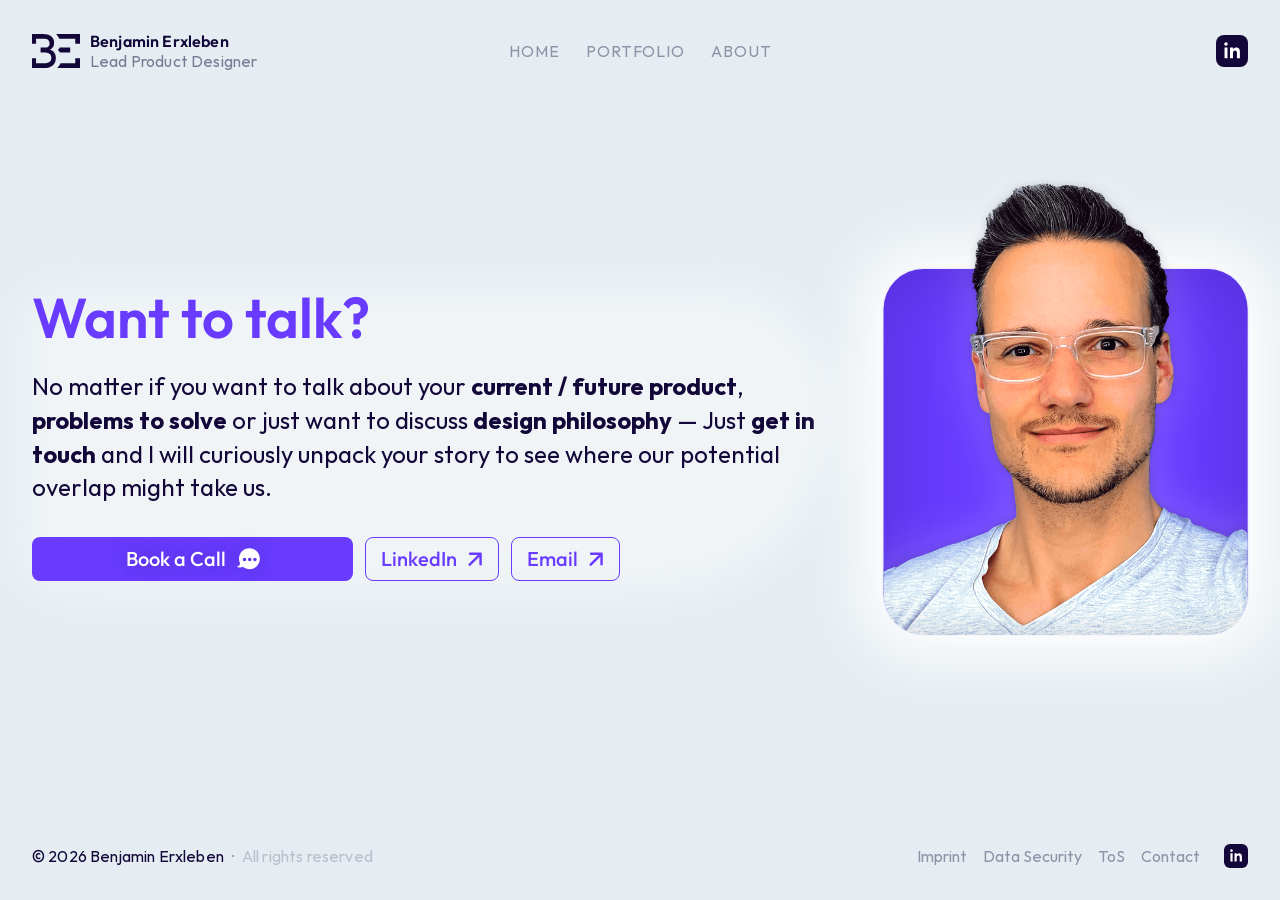
<file: contact.html>
<!doctype html>
<!-- Made in Framer · framer.com ✨ -->
<!-- Published Feb 11, 2026, 5:38 PM UTC -->
<html lang="en" data-redirect-timezone="1">

<!-- Mirrored from www.ben-e.me/contact by HTTrack Website Copier/3.x [XR&CO'2014], Wed, 06 May 2026 15:21:58 GMT -->
<head>
	<meta charset="utf-8">
	
	
	
	<!-- Start of headStart -->
    
    <!-- End of headStart -->
	<meta name="viewport" content="width=device-width">
	<meta name="generator" content="Framer 78aeb24">
	<title>Benjamin Erxleben - Digital Product Designer</title>
    <meta name="description" content="I’m a freelance Digital Product Designer and Design Multidisciplinarian helping growing startups &amp; companies navigate the challenges of scaling design via flexible, on-demand expertise across all typical design needs &amp; product stages. ">
    <meta name="framer-search-index" content="_assets/framerusercontent_com_ae3cfd8e83_searchIndex-iMp5uBNnUddl.json">
    <meta name="framer-search-index-fallback" content="_assets/framerusercontent_com_ebee2e666b_searchIndex-FoI8uHteirIl.json">
    <meta name="framer-html-plugin" content="disable">
    <link href="_assets/framerusercontent_com_84f26ad1e5_0Vy6AiZTH63za9SqmtOSCtCf2M.svg" rel="icon" media="(prefers-color-scheme: light)">
    <link href="_assets/framerusercontent_com_a9cf3ddd4a_Wb4vZeu1V4hQ3XMBcvAXjYJIkjQ.svg" rel="icon" media="(prefers-color-scheme: dark)">
    <!-- Open Graph / Facebook -->
    <meta property="og:type" content="website">
    <meta property="og:title" content="Benjamin Erxleben - Digital Product Designer">
    <meta property="og:description" content="I’m a freelance Digital Product Designer and Design Multidisciplinarian helping growing startups &amp; companies navigate the challenges of scaling design via flexible, on-demand expertise across all typical design needs &amp; product stages. ">
    <meta property="og:image" content="_assets/framerusercontent_com_379935bd94_h9nEaz5bfRF8Qut4vt05EF9S8.png">
    <!-- Twitter -->
    <meta name="twitter:card" content="summary_large_image">
    <meta name="twitter:title" content="Benjamin Erxleben - Digital Product Designer">
    <meta name="twitter:description" content="I’m a freelance Digital Product Designer and Design Multidisciplinarian helping growing startups &amp; companies navigate the challenges of scaling design via flexible, on-demand expertise across all typical design needs &amp; product stages. ">
    <meta name="twitter:image" content="_assets/framerusercontent_com_379935bd94_h9nEaz5bfRF8Qut4vt05EF9S8.png">
	
	<style data-framer-font-css>/* latin-ext */
@font-face {
  font-family: 'Outfit';
  font-style: normal;
  font-weight: 500;
  font-display: swap;
  src: url(_assets/fonts_gstatic_com_feaf43e855_QGYvz_MVcBeNP4NJuktqQ4E.woff2) format('woff2');
  unicode-range: U+0100-02BA, U+02BD-02C5, U+02C7-02CC, U+02CE-02D7, U+02DD-02FF, U+0304, U+0308, U+0329, U+1D00-1DBF, U+1E00-1E9F, U+1EF2-1EFF, U+2020, U+20A0-20AB, U+20AD-20C0, U+2113, U+2C60-2C7F, U+A720-A7FF;
}
/* latin */
@font-face {
  font-family: 'Outfit';
  font-style: normal;
  font-weight: 500;
  font-display: swap;
  src: url(_assets/fonts_gstatic_com_97312486bc_QGYvz_MVcBeNP4NJtEtq.woff2) format('woff2');
  unicode-range: U+0000-00FF, U+0131, U+0152-0153, U+02BB-02BC, U+02C6, U+02DA, U+02DC, U+0304, U+0308, U+0329, U+2000-206F, U+20AC, U+2122, U+2191, U+2193, U+2212, U+2215, U+FEFF, U+FFFD;
}
/* latin-ext */
@font-face {
  font-family: 'Outfit';
  font-style: normal;
  font-weight: 600;
  font-display: swap;
  src: url(_assets/fonts_gstatic_com_feaf43e855_QGYvz_MVcBeNP4NJuktqQ4E.woff2) format('woff2');
  unicode-range: U+0100-02BA, U+02BD-02C5, U+02C7-02CC, U+02CE-02D7, U+02DD-02FF, U+0304, U+0308, U+0329, U+1D00-1DBF, U+1E00-1E9F, U+1EF2-1EFF, U+2020, U+20A0-20AB, U+20AD-20C0, U+2113, U+2C60-2C7F, U+A720-A7FF;
}
/* latin */
@font-face {
  font-family: 'Outfit';
  font-style: normal;
  font-weight: 600;
  font-display: swap;
  src: url(_assets/fonts_gstatic_com_97312486bc_QGYvz_MVcBeNP4NJtEtq.woff2) format('woff2');
  unicode-range: U+0000-00FF, U+0131, U+0152-0153, U+02BB-02BC, U+02C6, U+02DA, U+02DC, U+0304, U+0308, U+0329, U+2000-206F, U+20AC, U+2122, U+2191, U+2193, U+2212, U+2215, U+FEFF, U+FFFD;
}

@font-face { font-family: "Inter"; src: url("_assets/framerusercontent_com_197dd74378_5vvr9Vy74if2I6bQbJvbw7SY1pQ.woff2"); font-display: swap; font-style: normal; font-weight: 400; unicode-range: U+0460-052F, U+1C80-1C88, U+20B4, U+2DE0-2DFF, U+A640-A69F, U+FE2E-FE2F }
@font-face { font-family: "Inter"; src: url("_assets/framerusercontent_com_f3fd018548_EOr0mi4hNtlgWNn9if640EZzXCo.woff2"); font-display: swap; font-style: normal; font-weight: 400; unicode-range: U+0301, U+0400-045F, U+0490-0491, U+04B0-04B1, U+2116 }
@font-face { font-family: "Inter"; src: url("_assets/framerusercontent_com_bb12e146ca_Y9k9QrlZAqio88Klkmbd8VoMQc.woff2"); font-display: swap; font-style: normal; font-weight: 400; unicode-range: U+1F00-1FFF }
@font-face { font-family: "Inter"; src: url("_assets/framerusercontent_com_ea808fe7d6_OYrD2tBIBPvoJXiIHnLoOXnY9M.woff2"); font-display: swap; font-style: normal; font-weight: 400; unicode-range: U+0370-03FF }
@font-face { font-family: "Inter"; src: url("_assets/framerusercontent_com_418c934c00_JeYwfuaPfZHQhEG8U5gtPDZ7WQ.woff2"); font-display: swap; font-style: normal; font-weight: 400; unicode-range: U+0100-024F, U+0259, U+1E00-1EFF, U+2020, U+20A0-20AB, U+20AD-20CF, U+2113, U+2C60-2C7F, U+A720-A7FF }
@font-face { font-family: "Inter"; src: url("_assets/framerusercontent_com_d2835f64ba_GrgcKwrN6d3Uz8EwcLHZxwEfC4.woff2"); font-display: swap; font-style: normal; font-weight: 400; unicode-range: U+0000-00FF, U+0131, U+0152-0153, U+02BB-02BC, U+02C6, U+02DA, U+02DC, U+2000-206F, U+2070, U+2074-207E, U+2080-208E, U+20AC, U+2122, U+2191, U+2193, U+2212, U+2215, U+FEFF, U+FFFD }
@font-face { font-family: "Inter"; src: url("_assets/framerusercontent_com_22b5f26fb6_b6Y37FthZeALduNqHicBT6FutY.woff2"); font-display: swap; font-style: normal; font-weight: 400; unicode-range: U+0102-0103, U+0110-0111, U+0128-0129, U+0168-0169, U+01A0-01A1, U+01AF-01B0, U+1EA0-1EF9, U+20AB }
@font-face { font-family: "Inter"; src: url("_assets/framerusercontent_com_9f76c3a5f7_DpPBYI0sL4fYLgAkX8KXOPVt7c.woff2"); font-display: swap; font-style: normal; font-weight: 700; unicode-range: U+0460-052F, U+1C80-1C88, U+20B4, U+2DE0-2DFF, U+A640-A69F, U+FE2E-FE2F }
@font-face { font-family: "Inter"; src: url("_assets/framerusercontent_com_3be39f5de4_4RAEQdEOrcnDkhHiiCbJOw92Lk.woff2"); font-display: swap; font-style: normal; font-weight: 700; unicode-range: U+0301, U+0400-045F, U+0490-0491, U+04B0-04B1, U+2116 }
@font-face { font-family: "Inter"; src: url("_assets/framerusercontent_com_be91894f01_1K3W8DizY3v4emK8Mb08YHxTbs.woff2"); font-display: swap; font-style: normal; font-weight: 700; unicode-range: U+1F00-1FFF }
@font-face { font-family: "Inter"; src: url("_assets/framerusercontent_com_974fd13b31_tUSCtfYVM1I1IchuyCwz9gDdQ.woff2"); font-display: swap; font-style: normal; font-weight: 700; unicode-range: U+0370-03FF }
@font-face { font-family: "Inter"; src: url("_assets/framerusercontent_com_b6c8387871_VgYFWiwsAC5OYxAycRXXvhze58.woff2"); font-display: swap; font-style: normal; font-weight: 700; unicode-range: U+0100-024F, U+0259, U+1E00-1EFF, U+2020, U+20A0-20AB, U+20AD-20CF, U+2113, U+2C60-2C7F, U+A720-A7FF }
@font-face { font-family: "Inter"; src: url("_assets/framerusercontent_com_452fe1601f_syRNPWzAMIrcJ3wIlPIP43KjQs.woff2"); font-display: swap; font-style: normal; font-weight: 700; unicode-range: U+0000-00FF, U+0131, U+0152-0153, U+02BB-02BC, U+02C6, U+02DA, U+02DC, U+2000-206F, U+2070, U+2074-207E, U+2080-208E, U+20AC, U+2122, U+2191, U+2193, U+2212, U+2215, U+FEFF, U+FFFD }
@font-face { font-family: "Inter"; src: url("_assets/framerusercontent_com_bcff39a6db_GIryZETIX4IFypco5pYZONKhJIo.woff2"); font-display: swap; font-style: normal; font-weight: 700; unicode-range: U+0102-0103, U+0110-0111, U+0128-0129, U+0168-0169, U+01A0-01A1, U+01AF-01B0, U+1EA0-1EF9, U+20AB }
@font-face { font-family: "Inter"; src: url("_assets/framerusercontent_com_776ea07d8a_vQyevYAyHtARFwPqUzQGpnDs.woff2"); font-display: swap; font-style: normal; font-weight: 400; unicode-range: U+0000-00FF, U+0131, U+0152-0153, U+02BB-02BC, U+02C6, U+02DA, U+02DC, U+2000-206F, U+2074, U+20AC, U+2122, U+2191, U+2193, U+2212, U+2215, U+FEFF, U+FFFD }
@font-face { font-family: "Inter"; src: url("_assets/framerusercontent_com_098848e1db_DXD0Q7LSl7HEvDzucnyLnGBHM.woff2"); font-display: swap; font-style: normal; font-weight: 700; unicode-range: U+0000-00FF, U+0131, U+0152-0153, U+02BB-02BC, U+02C6, U+02DA, U+02DC, U+2000-206F, U+2074, U+20AC, U+2122, U+2191, U+2193, U+2212, U+2215, U+FEFF, U+FFFD }
@font-face { font-family: "Inter"; src: url("_assets/framerusercontent_com_e1fb1f6952_H89BbHkbHDzlxZzxi8uPzTsp90.woff2"); font-display: swap; font-style: italic; font-weight: 700; unicode-range: U+0460-052F, U+1C80-1C88, U+20B4, U+2DE0-2DFF, U+A640-A69F, U+FE2E-FE2F }
@font-face { font-family: "Inter"; src: url("_assets/framerusercontent_com_bba4fadd8b_u6gJwDuwB143kpNK1T1MDKDWkMc.woff2"); font-display: swap; font-style: italic; font-weight: 700; unicode-range: U+0301, U+0400-045F, U+0490-0491, U+04B0-04B1, U+2116 }
@font-face { font-family: "Inter"; src: url("_assets/framerusercontent_com_8e7d41d947_43sJ6MfOPh1LCJt46OvyDuSbA6o.woff2"); font-display: swap; font-style: italic; font-weight: 700; unicode-range: U+1F00-1FFF }
@font-face { font-family: "Inter"; src: url("_assets/framerusercontent_com_7b05451fe6_wccHG0r4gBDAIRhfHiOlq6oEkqw.woff2"); font-display: swap; font-style: italic; font-weight: 700; unicode-range: U+0370-03FF }
@font-face { font-family: "Inter"; src: url("_assets/framerusercontent_com_78f4b8011b_WZ367JPwf9bRW6LdTHN8rXgSjw.woff2"); font-display: swap; font-style: italic; font-weight: 700; unicode-range: U+0100-024F, U+0259, U+1E00-1EFF, U+2020, U+20A0-20AB, U+20AD-20CF, U+2113, U+2C60-2C7F, U+A720-A7FF }
@font-face { font-family: "Inter"; src: url("_assets/framerusercontent_com_cc75eb3249_QxmhnWTzLtyjIiZcfaLIJ8EFBXU.woff2"); font-display: swap; font-style: italic; font-weight: 700; unicode-range: U+0000-00FF, U+0131, U+0152-0153, U+02BB-02BC, U+02C6, U+02DA, U+02DC, U+2000-206F, U+2074, U+20AC, U+2122, U+2191, U+2193, U+2212, U+2215, U+FEFF, U+FFFD }
@font-face { font-family: "Inter"; src: url("_assets/framerusercontent_com_be47bff5d1_2A4Xx7CngadFGlVV4xrO06OBHY.woff2"); font-display: swap; font-style: italic; font-weight: 700; unicode-range: U+0102-0103, U+0110-0111, U+0128-0129, U+0168-0169, U+01A0-01A1, U+01AF-01B0, U+1EA0-1EF9, U+20AB }
@font-face { font-family: "Inter"; src: url("_assets/framerusercontent_com_fb0edde261_CfMzU8w2e7tHgF4T4rATMPuWosA.woff2"); font-display: swap; font-style: italic; font-weight: 400; unicode-range: U+0460-052F, U+1C80-1C88, U+20B4, U+2DE0-2DFF, U+A640-A69F, U+FE2E-FE2F }
@font-face { font-family: "Inter"; src: url("_assets/framerusercontent_com_1a94ddb4e1_867QObYax8ANsfX4TGEVU9YiCM.woff2"); font-display: swap; font-style: italic; font-weight: 400; unicode-range: U+0301, U+0400-045F, U+0490-0491, U+04B0-04B1, U+2116 }
@font-face { font-family: "Inter"; src: url("_assets/framerusercontent_com_4bca00b775_Oyn2ZbENFdnW7mt2Lzjk1h9Zb9k.woff2"); font-display: swap; font-style: italic; font-weight: 400; unicode-range: U+1F00-1FFF }
@font-face { font-family: "Inter"; src: url("_assets/framerusercontent_com_b3ddf3f2cc_cdAe8hgZ1cMyLu9g005pAW3xMo.woff2"); font-display: swap; font-style: italic; font-weight: 400; unicode-range: U+0370-03FF }
@font-face { font-family: "Inter"; src: url("_assets/framerusercontent_com_90f4958b2f_DOfvtmE1UplCq161m6Hj8CSQYg.woff2"); font-display: swap; font-style: italic; font-weight: 400; unicode-range: U+0100-024F, U+0259, U+1E00-1EFF, U+2020, U+20A0-20AB, U+20AD-20CF, U+2113, U+2C60-2C7F, U+A720-A7FF }
@font-face { font-family: "Inter"; src: url("_assets/framerusercontent_com_9b3d822d43_vFzuJY0c65av44uhEKB6vyjFMg.woff2"); font-display: swap; font-style: italic; font-weight: 400; unicode-range: U+0000-00FF, U+0131, U+0152-0153, U+02BB-02BC, U+02C6, U+02DA, U+02DC, U+2000-206F, U+2074, U+20AC, U+2122, U+2191, U+2193, U+2212, U+2215, U+FEFF, U+FFFD }
@font-face { font-family: "Inter"; src: url("_assets/framerusercontent_com_3fa31eded4_tKtBcDnBMevsEEJKdNGhhkLzYo.woff2"); font-display: swap; font-style: italic; font-weight: 400; unicode-range: U+0102-0103, U+0110-0111, U+0128-0129, U+0168-0169, U+01A0-01A1, U+01AF-01B0, U+1EA0-1EF9, U+20AB }
@font-face { font-family: "Inter"; src: url("_assets/framerusercontent_com_aaed3c06be_05KsVHGDmqXSBXM4yRZ65P8i0s.woff2"); font-style: italic; font-weight: 900; unicode-range: U+0460-052F, U+1C80-1C88, U+20B4, U+2DE0-2DFF, U+A640-A69F, U+FE2E-FE2F }
@font-face { font-family: "Inter"; src: url("_assets/framerusercontent_com_7047bd4cd6_ky8ovPukK4dJ1Pxq74qGhOqCYI.woff2"); font-style: italic; font-weight: 900; unicode-range: U+0301, U+0400-045F, U+0490-0491, U+04B0-04B1, U+2116 }
@font-face { font-family: "Inter"; src: url("_assets/framerusercontent_com_cfa0a2ea2d_vvNSqIj42qeQ2bvCRBIWKHscrc.woff2"); font-style: italic; font-weight: 900; unicode-range: U+1F00-1FFF }
@font-face { font-family: "Inter"; src: url("_assets/framerusercontent_com_d49354010d_3ZmXbBKToJifDV9gwcifVd1tEY.woff2"); font-style: italic; font-weight: 900; unicode-range: U+0370-03FF }
@font-face { font-family: "Inter"; src: url("_assets/framerusercontent_com_6c8a101984_FNfhX3dt4ChuLJq2PwdlxHO7PU.woff2"); font-style: italic; font-weight: 900; unicode-range: U+0100-024F, U+0259, U+1E00-1EFF, U+2020, U+20A0-20AB, U+20AD-20CF, U+2113, U+2C60-2C7F, U+A720-A7FF }
@font-face { font-family: "Inter"; src: url("_assets/framerusercontent_com_517c055f25_g0c8vEViiXNlKAgI4Ymmk3Ig.woff2"); font-style: italic; font-weight: 900; unicode-range: U+0000-00FF, U+0131, U+0152-0153, U+02BB-02BC, U+02C6, U+02DA, U+02DC, U+2000-206F, U+2074, U+20AC, U+2122, U+2191, U+2193, U+2212, U+2215, U+FEFF, U+FFFD }
@font-face { font-family: "Inter"; src: url("_assets/framerusercontent_com_eb965eb5ff_efTfQcBJ53kM2pB1hezSZ3RDUFs.woff2"); font-style: italic; font-weight: 900; unicode-range: U+0102-0103, U+0110-0111, U+0128-0129, U+0168-0169, U+01A0-01A1, U+01AF-01B0, U+1EA0-1EF9, U+20AB }
@font-face { font-family: "Inter"; src: url("_assets/framerusercontent_com_7342a84724_ia3uin3hQWqDrVloC1zEtYHWw.woff2"); font-display: swap; font-style: italic; font-weight: 700; unicode-range: U+0000-00FF, U+0131, U+0152-0153, U+02BB-02BC, U+02C6, U+02DA, U+02DC, U+2000-206F, U+2070, U+2074-207E, U+2080-208E, U+20AC, U+2122, U+2191, U+2193, U+2212, U+2215, U+FEFF, U+FFFD }
@font-face { font-family: "Inter"; src: url("_assets/framerusercontent_com_c55f5a8ab7_pKRFNWFoZl77qYCAIp84lN1h944.woff2"); font-display: swap; font-style: italic; font-weight: 400; unicode-range: U+0000-00FF, U+0131, U+0152-0153, U+02BB-02BC, U+02C6, U+02DA, U+02DC, U+2000-206F, U+2070, U+2074-207E, U+2080-208E, U+20AC, U+2122, U+2191, U+2193, U+2212, U+2215, U+FEFF, U+FFFD }
@font-face { font-family: "Inter"; src: url("_assets/framerusercontent_com_494370e42c_mkY5Sgyq51ik0AMrSBwhm9DJg.woff2"); font-style: normal; font-weight: 900; unicode-range: U+0460-052F, U+1C80-1C88, U+20B4, U+2DE0-2DFF, U+A640-A69F, U+FE2E-FE2F }
@font-face { font-family: "Inter"; src: url("_assets/framerusercontent_com_98e006a70b_X5hj6qzcHUYv7h1390c8Rhm6550.woff2"); font-style: normal; font-weight: 900; unicode-range: U+0301, U+0400-045F, U+0490-0491, U+04B0-04B1, U+2116 }
@font-face { font-family: "Inter"; src: url("_assets/framerusercontent_com_d5262035fd_gQhNpS3tN86g8RcVKYUUaKt2oMQ.woff2"); font-style: normal; font-weight: 900; unicode-range: U+1F00-1FFF }
@font-face { font-family: "Inter"; src: url("_assets/framerusercontent_com_146bdc56fa_cugnVhSraaRyANCaUtI5FV17wk.woff2"); font-style: normal; font-weight: 900; unicode-range: U+0370-03FF }
@font-face { font-family: "Inter"; src: url("_assets/framerusercontent_com_bc2a9ceee8_5HcVoGak8k5agFJSaKa4floXVu0.woff2"); font-style: normal; font-weight: 900; unicode-range: U+0100-024F, U+0259, U+1E00-1EFF, U+2020, U+20A0-20AB, U+20AD-20CF, U+2113, U+2C60-2C7F, U+A720-A7FF }
@font-face { font-family: "Inter"; src: url("_assets/framerusercontent_com_be7b738af6_jn4BtSPLlS0NDp1KiFAtFKiiY0o.woff2"); font-style: normal; font-weight: 900; unicode-range: U+0000-00FF, U+0131, U+0152-0153, U+02BB-02BC, U+02C6, U+02DA, U+02DC, U+2000-206F, U+2074, U+20AC, U+2122, U+2191, U+2193, U+2212, U+2215, U+FEFF, U+FFFD }
@font-face { font-family: "Inter"; src: url("_assets/framerusercontent_com_f6380e18de_P2Bw01CtL0b9wqygO0sSVogWbo.woff2"); font-style: normal; font-weight: 900; unicode-range: U+0102-0103, U+0110-0111, U+0128-0129, U+0168-0169, U+01A0-01A1, U+01AF-01B0, U+1EA0-1EF9, U+20AB }
@font-face { font-family: "Outfit"; src: url("_assets/framerusercontent_com_bd0f706623_5REHZLR2B5PQAKMITIQJK6BDK34RDHS4.woff2"); font-display: swap; font-style: normal; font-weight: 400 }
@font-face { font-family: "Outfit"; src: url("_assets/framerusercontent_com_8a1bb9acbb_OKGWSU2PUNNFKQVFV2XFOSAHRXYREMR2.woff2"); font-display: swap; font-style: normal; font-weight: 700 }
@font-face { font-family: "Outfit"; src: url("_assets/framerusercontent_com_648031ea7f_QWBFHLNJNNJC3X2PA4WN6Q2H5G7OG6MX.woff2"); font-style: normal; font-weight: 900 }
@font-face { font-family: "Outfit"; src: url("_assets/framerusercontent_com_8fbfdfe753_MVYF4ESEAKEH43KA4UAEJXCVA2XP4RZO.woff2"); font-style: normal; font-weight: 100 }
@font-face { font-family: "Outfit"; src: url("_assets/framerusercontent_com_104891cc79_H5PDA446U7YOJH5A6HXMFOX33XDBMWB5.woff2"); font-display: swap; font-style: normal; font-weight: 800 }
@font-face { font-family: "Outfit"; src: url("_assets/framerusercontent_com_2a5b34fc95_W7JHARPQSG6P4YAUJKIMUM6JNAX2RFW3.woff2"); font-display: swap; font-style: normal; font-weight: 300 }
@font-face { font-family: "Outfit Placeholder"; src: local("Arial"); ascent-override: 99.94%; descent-override: 25.98%; line-gap-override: 0.00%; size-adjust: 100.06% }
@font-face { font-family: "Inter Placeholder"; src: local("Arial"); ascent-override: 89.79%; descent-override: 22.36%; line-gap-override: 0.00%; size-adjust: 107.89% }</style>
	<link href="https://fonts.gstatic.com" rel="preconnect" crossorigin>
	<meta name="robots" content="max-image-preview:large"><link rel="canonical" href="https://www.ben-e.me/contact"><meta property="og:url" content="https://www.ben-e.me/contact"><style data-framer-breakpoint-css>@media(min-width: 1200px){.hidden-zhrmk9{display:none!important}}@media(min-width: 1000px) and (max-width: 1199px){.hidden-14de7h6{display:none!important}}@media(min-width: 810px) and (max-width: 999px){.hidden-7pfdlo{display:none!important}}@media(max-width: 809px){.hidden-t9qpym{display:none!important}}@media(min-width: 1000px){.hidden-dlwm6n{display:none!important}}@media(min-width: 810px) and (max-width: 999.98px){.hidden-10qlcn3{display:none!important}}@media(max-width: 809.98px){.hidden-1v7ewfy{display:none!important}}</style><style data-framer-css-ssr-minified data-framer-components="framer-lib-cursors-host framer-9FrE5 framer-4N2B1 PropertyOverrides framer-BhjrF framer-muVlY framer-lib-combinedCSSRules framer-o5aRy framer-iFZYZ framer-HGR07 framer-op8rn framer-RrrK2 framer-8yGeY framer-YL4zU framer-Pq8bR">html,body,#main{box-sizing:border-box;margin:0;padding:0}:root{-webkit-font-smoothing:antialiased;-moz-osx-font-smoothing:grayscale}*{box-sizing:border-box;-webkit-font-smoothing:inherit}h1,h2,h3,h4,h5,h6,p,figure{margin:0}body,input,textarea,select,button{font-family:sans-serif;font-size:12px}body{--token-505c996d-cb3a-4093-858b-1a5ccf545a43:#120738;--token-889256d3-84ee-438d-ba77-e52660077e6b:#683bff;--token-5ffd7827-2778-49f8-9ab1-860ee1877c5c:#fff;--token-8e7ffd52-8528-4637-9bfb-d6dca2dfcbec:#e6edf2;--token-8bcc23d0-e34c-4527-9e60-f541d7be55e6:#09dd9f;--token-09385086-0aaa-481b-8930-296be370d7c2:#2659ff;--token-d21a83c4-a935-4bea-b83d-974b96a030d2:#000;--token-8e891d1f-74ee-4523-9a6c-7bd4e639acff:#0a15ab;--token-85e3b1cb-8a77-4f0e-a675-69d63cb3de11:#049f96;--token-0306e9ca-4919-49c6-82f3-a114298c941b:#2e6be6;--token-9fef16ab-7767-4915-b96c-9bc2cc54fe45:#de0000;--token-7e1374bd-290b-4d03-b4ff-b4ce5e3096cc:#7347e2;--token-8d31113a-32c3-4205-8916-be8c5441ff73:#c96;--token-d63faadc-4209-490b-8007-d49ddff6acfb:#111f34;--framer-will-change-override:none}@supports (background:-webkit-named-image(i)) and (not (grid-template-rows:subgrid)){body{--framer-will-change-override:transform}}@supports (background:-webkit-named-image(i)) and (not (position-area:top right)){body{--framer-will-change-filter-override:filter}}[data-framer-component-type=Text] div div span,[data-framer-component-type=Text] a div span,[data-framer-component-type=Text] span span span,[data-framer-component-type=Text] p span span,[data-framer-component-type=Text] h1 span span,[data-framer-component-type=Text] h2 span span,[data-framer-component-type=Text] h3 span span,[data-framer-component-type=Text] h4 span span,[data-framer-component-type=Text] h5 span span,[data-framer-component-type=Text] h6 span span,[data-framer-component-type=Text] a{font-family:var(--font-family);font-style:var(--font-style);font-weight:min(calc(var(--framer-font-weight-increase,0) + var(--font-weight,400)),900);color:var(--text-color);letter-spacing:var(--letter-spacing);font-size:var(--font-size);text-transform:var(--text-transform);--text-decoration:var(--framer-text-decoration-style,solid)var(--framer-text-decoration,none)var(--framer-text-decoration-color,currentcolor)var(--framer-text-decoration-thickness,auto);--text-decoration-skip-ink:var(--framer-text-decoration-skip-ink);--text-underline-offset:var(--framer-text-decoration-offset);line-height:var(--line-height);--font-family:var(--framer-font-family);--font-style:var(--framer-font-style);--font-weight:var(--framer-font-weight);--text-color:var(--framer-text-color);--letter-spacing:var(--framer-letter-spacing);--font-size:var(--framer-font-size);--text-transform:var(--framer-text-transform);--line-height:var(--framer-line-height)}@supports not (color:color(display-p3 1 1 1)){p.framer-text,div.framer-text,h1.framer-text,h2.framer-text,h3.framer-text,h4.framer-text,h5.framer-text,h6.framer-text,li.framer-text,ol.framer-text,ul.framer-text,span.framer-text:not([data-text-fill]){color:var(--framer-blockquote-text-color-rgb,var(--framer-blockquote-text-color,var(--framer-text-color-rgb,var(--framer-text-color,#000))));-webkit-text-stroke-color:var(--framer-text-stroke-color-rgb,var(--framer-text-stroke-color,initial))}mark.framer-text{background-color:var(--framer-blockquote-text-background-color-rgb,var(--framer-blockquote-text-background-color,var(--framer-text-background-color-rgb,var(--framer-text-background-color,initial))))}}@supports not (color:color(display-p3 1 1 1)){code.framer-text,code.framer-text span.framer-text:not([data-text-fill]){color:var(--framer-blockquote-text-color-rgb,var(--framer-blockquote-text-color,var(--framer-code-text-color-rgb,var(--framer-code-text-color,var(--framer-text-color-rgb,var(--framer-text-color,#000))))))}}@supports not (color:color(display-p3 1 1 1)){a.framer-text,span.framer-text[data-nested-link]{color:var(--framer-blockquote-text-color-rgb,var(--framer-blockquote-text-color,var(--framer-link-text-color-rgb,var(--framer-link-text-color,var(--framer-text-color-rgb,var(--framer-text-color,#000))))));background-color:var(--framer-link-text-background-color-rgb,var(--framer-link-text-background-color,initial));-webkit-text-decoration-color:var(--framer-link-text-decoration-color-rgb,var(--framer-link-text-decoration-color,var(--framer-text-decoration-color-rgb,var(--framer-text-decoration-color,currentcolor))));text-decoration-color:var(--framer-link-text-decoration-color-rgb,var(--framer-link-text-decoration-color,var(--framer-text-decoration-color-rgb,var(--framer-text-decoration-color,currentcolor))))}}@supports not (color:color(display-p3 1 1 1)){code.framer-text a.framer-text,code.framer-text a.framer-text span.framer-text:not([data-text-fill]),code.framer-text span.framer-text[data-nested-link],code.framer-text span.framer-text[data-nested-link] span.framer-text:not([data-text-fill]){color:var(--framer-blockquote-text-color-rgb,var(--framer-blockquote-text-color,var(--framer-link-text-color-rgb,var(--framer-link-text-color,var(--framer-code-text-color-rgb,var(--framer-code-text-color,var(--framer-text-color-rgb,var(--framer-text-color,#000))))))))}}@supports not (color:color(display-p3 1 1 1)){a.framer-text:hover,span.framer-text[data-nested-link]:hover{color:var(--framer-link-hover-text-color-rgb,var(--framer-link-hover-text-color,var(--framer-blockquote-text-color-rgb,var(--framer-blockquote-text-color,var(--framer-link-text-color-rgb,var(--framer-link-text-color,var(--framer-text-color-rgb,var(--framer-text-color,#000))))))));background-color:var(--framer-link-hover-text-background-color-rgb,var(--framer-link-hover-text-background-color,var(--framer-link-text-background-color-rgb,var(--framer-link-text-background-color,var(--framer-text-background-color-rgb,var(--framer-text-background-color,initial))))));-webkit-text-decoration-color:var(--framer-link-hover-text-decoration-color-rgb,var(--framer-link-hover-text-decoration-color,var(--framer-link-text-decoration-color-rgb,var(--framer-link-text-decoration-color,var(--framer-text-decoration-color-rgb,var(--framer-text-decoration-color,currentcolor))))));text-decoration-color:var(--framer-link-hover-text-decoration-color-rgb,var(--framer-link-hover-text-decoration-color,var(--framer-link-text-decoration-color-rgb,var(--framer-link-text-decoration-color,var(--framer-text-decoration-color-rgb,var(--framer-text-decoration-color,currentcolor))))))}}@supports not (color:color(display-p3 1 1 1)){code.framer-text a.framer-text:hover,code.framer-text span.framer-text[data-nested-link]:hover{color:var(--framer-link-hover-text-color-rgb,var(--framer-link-hover-text-color,var(--framer-blockquote-text-color-rgb,var(--framer-blockquote-text-color,var(--framer-link-text-color-rgb,var(--framer-link-text-color,var(--framer-code-text-color-rgb,var(--framer-code-text-color,var(--framer-text-color-rgb,var(--framer-text-color,#000))))))))))}}@supports not (color:color(display-p3 1 1 1)){a.framer-text[data-framer-page-link-current],span.framer-text[data-framer-page-link-current]{color:var(--framer-link-current-text-color-rgb,var(--framer-link-current-text-color,var(--framer-link-text-color-rgb,var(--framer-link-text-color,var(--framer-text-color-rgb,var(--framer-text-color,#000))))));background-color:var(--framer-link-current-text-background-color-rgb,var(--framer-link-current-text-background-color,var(--framer-link-text-background-color-rgb,var(--framer-link-text-background-color,var(--framer-text-background-color-rgb,var(--framer-text-background-color,initial))))));-webkit-text-decoration-color:var(--framer-link-current-text-decoration-color-rgb,var(--framer-link-current-text-decoration-color,var(--framer-link-text-decoration-color-rgb,var(--framer-link-text-decoration-color,var(--framer-text-decoration-color-rgb,var(--framer-text-decoration-color,currentcolor))))));text-decoration-color:var(--framer-link-current-text-decoration-color-rgb,var(--framer-link-current-text-decoration-color,var(--framer-link-text-decoration-color-rgb,var(--framer-link-text-decoration-color,var(--framer-text-decoration-color-rgb,var(--framer-text-decoration-color,currentcolor))))))}}@supports not (color:color(display-p3 1 1 1)){code.framer-text a.framer-text[data-framer-page-link-current],code.framer-text a.framer-text[data-framer-page-link-current] span.framer-text:not([data-text-fill]),code.framer-text span.framer-text[data-framer-page-link-current],code.framer-text span.framer-text[data-framer-page-link-current] span.framer-text:not([data-text-fill]){color:var(--framer-link-current-text-color-rgb,var(--framer-link-current-text-color,var(--framer-link-text-color-rgb,var(--framer-link-text-color,var(--framer-code-text-color-rgb,var(--framer-code-text-color,var(--framer-text-color-rgb,var(--framer-text-color,#000))))))));background-color:var(--framer-link-current-text-background-color-rgb,var(--framer-link-current-text-background-color,var(--framer-link-text-background-color-rgb,var(--framer-link-text-background-color,var(--framer-text-background-color-rgb,var(--framer-text-background-color,initial))))))}}@supports not (color:color(display-p3 1 1 1)){a.framer-text[data-framer-page-link-current]:hover,span.framer-text[data-framer-page-link-current]:hover{color:var(--framer-link-hover-text-color-rgb,var(--framer-link-hover-text-color,var(--framer-link-current-text-color-rgb,var(--framer-link-current-text-color,var(--framer-link-text-color-rgb,var(--framer-link-text-color,var(--framer-code-text-color-rgb,var(--framer-code-text-color,var(--framer-text-color-rgb,var(--framer-text-color,#000))))))))));background-color:var(--framer-link-hover-text-background-color-rgb,var(--framer-link-hover-text-background-color,var(--framer-link-current-text-background-color-rgb,var(--framer-link-current-text-background-color,var(--framer-link-text-background-color-rgb,var(--framer-link-text-background-color,initial))))));-webkit-text-decoration-color:var(--framer-link-hover-text-decoration-color-rgb,var(--framer-link-hover-text-decoration-color,var(--framer-link-current-text-decoration-color-rgb,var(--framer-link-current-text-decoration-color,var(--framer-link-text-decoration-color-rgb,var(--framer-link-text-decoration-color,var(--framer-text-decoration-color-rgb,var(--framer-text-decoration-color,currentcolor))))))));text-decoration-color:var(--framer-link-hover-text-decoration-color-rgb,var(--framer-link-hover-text-decoration-color,var(--framer-link-current-text-decoration-color-rgb,var(--framer-link-current-text-decoration-color,var(--framer-link-text-decoration-color-rgb,var(--framer-link-text-decoration-color,var(--framer-text-decoration-color-rgb,var(--framer-text-decoration-color,currentcolor))))))))}}@supports not (color:color(display-p3 1 1 1)){code.framer-text a.framer-text[data-framer-page-link-current]:hover,code.framer-text a.framer-text[data-framer-page-link-current]:hover span.framer-text:not([data-text-fill]),code.framer-text span.framer-text[data-framer-page-link-current]:hover,code.framer-text span.framer-text[data-framer-page-link-current]:hover span.framer-text:not([data-text-fill]){color:var(--framer-link-hover-text-color-rgb,var(--framer-link-hover-text-color,var(--framer-link-current-text-color-rgb,var(--framer-link-current-text-color,var(--framer-link-text-color-rgb,var(--framer-link-text-color,var(--framer-code-text-color-rgb,var(--framer-code-text-color,var(--framer-text-color-rgb,var(--framer-text-color,#000))))))))));background-color:var(--framer-link-hover-text-background-color-rgb,var(--framer-link-hover-text-background-color,var(--framer-link-current-text-background-color-rgb,var(--framer-link-current-text-background-color,var(--framer-link-text-background-color-rgb,var(--framer-link-text-background-color,initial))))))}}@supports not (aspect-ratio:1){.framer-text-module:not([data-width=fit])[style*=aspect-ratio]{position:relative!important}.framer-text-module:not([data-width=fit])[style*=aspect-ratio]:before{content:"";padding-bottom:calc(100%/calc(var(--aspect-ratio)));display:block}.framer-text-module[data-width=fill]>:first-child,.framer-text-module[data-width=fill]>.ssr-variant>:first-child,.framer-text-module:not([data-width=fit])[style*=aspect-ratio]>:first-child,.framer-text-module:not([data-width=fit])[style*=aspect-ratio]>.ssr-variant>:first-child{position:absolute;top:0;left:0;height:100%!important}}@supports not (overflow:clip){:root{--overflow-clip-fallback:hidden}}@supports (background:-webkit-named-image(i)) and (not (contain-intrinsic-size:inherit)){div.framer-text,p.framer-text,h1.framer-text,h2.framer-text,h3.framer-text,h4.framer-text,h5.framer-text,h6.framer-text,ol.framer-text,ul.framer-text,li.framer-text,blockquote.framer-text,.framer-text.framer-image{display:var(--text-truncation-display-inline-for-safari-16,revert)}div.framer-text:after,p.framer-text:after,h1.framer-text:after,h2.framer-text:after,h3.framer-text:after,h4.framer-text:after,h5.framer-text:after,h6.framer-text:after,ol.framer-text:after,ul.framer-text:after,li.framer-text:after,blockquote.framer-text:after,.framer-text.framer-image:after{content:var(--text-truncation-line-break-for-safari-16);white-space:pre}.framer-text.framer-text-module,.framer-text.framer-table-wrapper{display:var(--text-truncation-display-none-for-safari-16,revert)}p.framer-text[data-text-fill]{display:var(--text-truncation-display-inline-for-safari-16,inline-block)}}@supports (corner-shape:superellipse(2)){:root{--one-if-corner-shape-supported:1}}.framer-cursor-none,.framer-cursor-none *{cursor:none!important}.framer-pointer-events-none,.framer-pointer-events-none *{pointer-events:none!important}@supports (aspect-ratio:1){body{--framer-aspect-ratio-supported:auto}}.framer-9FrE5.framer-v4ixlq,.framer-9FrE5 .framer-v4ixlq{display:block}.framer-9FrE5.framer-dlwm6n{background-color:var(--1h4xrgs);flex-flow:column;place-content:center flex-start;align-items:center;gap:0;width:100%;height:min-content;padding:0;display:flex;position:relative;overflow:visible}.framer-9FrE5 .framer-9disin{background:0 0;flex-grow:1;width:0;height:0;margin:0;position:relative}.framer-9FrE5 .framer-hp9is2-container{flex:none;order:1001;width:100%;height:auto;position:relative}[data-layout-template=true]>#overlay{margin-bottom:0}@supports (aspect-ratio:1){body{--framer-aspect-ratio-supported:auto}}.framer-4N2B1.framer-qhvlrd,.framer-4N2B1 .framer-qhvlrd{display:block}.framer-4N2B1.framer-zhrmk9{background-color:var(--token-8e7ffd52-8528-4637-9bfb-d6dca2dfcbec,#e6edf2);flex-flow:column;place-content:center flex-start;align-items:center;gap:0;width:1200px;height:min-content;padding:0;display:flex;position:relative;overflow:hidden}.framer-4N2B1 .framer-95qer7{flex-flow:column;flex:none;place-content:center;align-items:center;gap:50px;width:100%;height:90vh;min-height:531px;padding:101px 32px 100px;display:flex;position:relative;overflow:hidden}.framer-4N2B1 .framer-8cd9gh-container{z-index:1;flex:none;height:auto;position:absolute;top:0;left:0;right:0}.framer-4N2B1.framer-1l7sduw{-webkit-user-select:none;user-select:none;z-index:3;background-color:#0009;position:fixed;inset:0}.framer-4N2B1.framer-1gf9qi9-container{z-index:3;flex:none;position:fixed;inset:0}.framer-4N2B1 .framer-1ykgik7{flex-flow:column;flex:none;place-content:center;align-items:center;gap:0;width:100%;height:min-content;padding:0;display:flex;position:relative;overflow:visible}.framer-4N2B1 .framer-1k9gapz{border-radius:20px;flex-flow:row;flex:none;place-content:center;align-items:center;gap:48px;width:100%;height:min-content;padding:0;display:flex;position:relative;overflow:visible}.framer-4N2B1 .framer-yo3uho{flex-flow:column;flex:1 0 0;place-content:flex-start center;align-items:flex-start;gap:32px;width:1px;height:min-content;padding:60px 0 0;display:flex;position:relative;overflow:visible}.framer-4N2B1 .framer-gdivnh{filter:blur(20px);background-color:var(--token-5ffd7827-2778-49f8-9ab1-860ee1877c5c,#fff);opacity:.4;will-change:var(--framer-will-change-override,transform);border-radius:80px 210px 320px 80px;flex:none;position:absolute;inset:60px 0 -10px -10px;overflow:hidden}.framer-4N2B1 .framer-11epxcv{flex-flow:column;flex:none;place-content:flex-start;align-items:flex-start;gap:24px;width:100%;height:min-content;padding:0;display:flex;position:relative;overflow:visible}.framer-4N2B1 .framer-jalahs{--framer-paragraph-spacing:0px;white-space:pre-wrap;word-break:break-word;word-wrap:break-word;flex:none;width:100%;height:auto;position:relative}.framer-4N2B1 .framer-7f69z0{--framer-paragraph-spacing:16px;--framer-text-wrap-override:none;flex:none;width:100%;height:auto;position:relative}.framer-4N2B1 .framer-tftrj9{flex-flow:wrap;flex:none;place-content:flex-start;align-items:flex-start;gap:12px;width:100%;height:min-content;padding:0;display:flex;position:relative;overflow:visible}.framer-4N2B1 .framer-1j7o7t3-container{flex:none;width:40%;height:auto;position:relative}.framer-4N2B1.framer-1edkh9u{-webkit-user-select:none;user-select:none;z-index:1;background-color:#0009;position:fixed;inset:0}.framer-4N2B1.framer-13yx6gi-container{z-index:1;flex:none;position:fixed;inset:0}.framer-4N2B1 .framer-195uro3{flex-flow:wrap;flex:1 0 0;place-content:center flex-start;align-items:center;gap:12px;width:1px;height:min-content;padding:0;display:flex;position:relative;overflow:hidden}.framer-4N2B1 .framer-f38pjv,.framer-4N2B1 .framer-vywh47{flex-flow:row;flex:none;place-content:center;align-items:center;gap:10px;width:min-content;height:min-content;padding:0;text-decoration:none;display:flex;position:relative;overflow:hidden}.framer-4N2B1 .framer-1ju8286-container,.framer-4N2B1 .framer-142faw9-container{flex:none;width:auto;height:auto;position:relative}.framer-4N2B1 .framer-177jgp8{aspect-ratio:.793023;height:var(--framer-aspect-ratio-supported,430px);flex-flow:row;flex:none;place-content:flex-start center;align-items:flex-start;gap:0;width:30%;max-width:400px;padding:0;display:flex;position:relative;overflow:visible}.framer-4N2B1 .framer-cbxtup{aspect-ratio:.795455;height:var(--framer-aspect-ratio-supported,429px);flex:1 0 0;width:1px;position:relative;overflow:visible}.framer-4N2B1 .framer-bureik{aspect-ratio:1;background-color:var(--token-889256d3-84ee-438d-ba77-e52660077e6b,#683bff);box-shadow:inset 0px 2px 80px 0px #11073633,0px 0px 2px 0px #9270ff73,0px 0px 60px 20px var(--token-5ffd7827-2778-49f8-9ab1-860ee1877c5c,#fff);height:var(--framer-aspect-ratio-supported,341px);border-radius:40px;flex:none;width:100%;position:absolute;bottom:0;left:50%;overflow:visible;transform:translate(-50%)}.framer-4N2B1 .framer-6orhzz{aspect-ratio:.797727;height:var(--framer-aspect-ratio-supported,429px);will-change:var(--framer-will-change-override,transform);border-bottom-right-radius:40px;border-bottom-left-radius:40px;flex:none;width:100%;position:absolute;bottom:-1px;left:50%;overflow:hidden;transform:translate(-50%);box-shadow:inset 0 -40px 44px -48px #12073842}.framer-4N2B1 .framer-wm4ufa{filter:drop-shadow(0 0 5px #11073633)drop-shadow(0 0 26px #ffffff36);aspect-ratio:1.32287;mix-blend-mode:multiply;width:var(--framer-aspect-ratio-supported,590px);flex:none;position:absolute;top:2px;bottom:-19px;left:67%;overflow:hidden;transform:translate(-50%)}.framer-g37ky .framer-styles-preset-vk1isq:not(.rich-text-wrapper),.framer-g37ky .framer-styles-preset-vk1isq.rich-text-wrapper h1{--framer-font-family:"Outfit","Outfit Placeholder",sans-serif;--framer-font-family-bold:"Outfit","Outfit Placeholder",sans-serif;--framer-font-open-type-features:normal;--framer-font-size:56px;--framer-font-style:normal;--framer-font-style-bold:normal;--framer-font-variation-axes:normal;--framer-font-weight:500;--framer-font-weight-bold:600;--framer-letter-spacing:0px;--framer-line-height:100%;--framer-paragraph-spacing:0px;--framer-text-alignment:start;--framer-text-color:var(--token-5ffd7827-2778-49f8-9ab1-860ee1877c5c,#fff);--framer-text-decoration:none;--framer-text-stroke-color:initial;--framer-text-stroke-width:initial;--framer-text-transform:none}@media (max-width:1199px) and (min-width:1000px){.framer-g37ky .framer-styles-preset-vk1isq:not(.rich-text-wrapper),.framer-g37ky .framer-styles-preset-vk1isq.rich-text-wrapper h1{--framer-font-family:"Outfit","Outfit Placeholder",sans-serif;--framer-font-family-bold:"Outfit","Outfit Placeholder",sans-serif;--framer-font-open-type-features:normal;--framer-font-size:56px;--framer-font-style:normal;--framer-font-style-bold:normal;--framer-font-variation-axes:normal;--framer-font-weight:500;--framer-font-weight-bold:600;--framer-letter-spacing:0px;--framer-line-height:100%;--framer-paragraph-spacing:0px;--framer-text-alignment:start;--framer-text-color:var(--token-5ffd7827-2778-49f8-9ab1-860ee1877c5c,#fff);--framer-text-decoration:none;--framer-text-stroke-color:initial;--framer-text-stroke-width:initial;--framer-text-transform:none}}@media (max-width:999px) and (min-width:810px){.framer-g37ky .framer-styles-preset-vk1isq:not(.rich-text-wrapper),.framer-g37ky .framer-styles-preset-vk1isq.rich-text-wrapper h1{--framer-font-family:"Outfit","Outfit Placeholder",sans-serif;--framer-font-family-bold:"Outfit","Outfit Placeholder",sans-serif;--framer-font-open-type-features:normal;--framer-font-size:48px;--framer-font-style:normal;--framer-font-style-bold:normal;--framer-font-variation-axes:normal;--framer-font-weight:500;--framer-font-weight-bold:600;--framer-letter-spacing:0px;--framer-line-height:100%;--framer-paragraph-spacing:0px;--framer-text-alignment:start;--framer-text-color:var(--token-5ffd7827-2778-49f8-9ab1-860ee1877c5c,#fff);--framer-text-decoration:none;--framer-text-stroke-color:initial;--framer-text-stroke-width:initial;--framer-text-transform:none}}@media (max-width:809px) and (min-width:620px){.framer-g37ky .framer-styles-preset-vk1isq:not(.rich-text-wrapper),.framer-g37ky .framer-styles-preset-vk1isq.rich-text-wrapper h1{--framer-font-family:"Outfit","Outfit Placeholder",sans-serif;--framer-font-family-bold:"Outfit","Outfit Placeholder",sans-serif;--framer-font-open-type-features:normal;--framer-font-size:48px;--framer-font-style:normal;--framer-font-style-bold:normal;--framer-font-variation-axes:normal;--framer-font-weight:500;--framer-font-weight-bold:600;--framer-letter-spacing:0px;--framer-line-height:100%;--framer-paragraph-spacing:0px;--framer-text-alignment:start;--framer-text-color:var(--token-5ffd7827-2778-49f8-9ab1-860ee1877c5c,#fff);--framer-text-decoration:none;--framer-text-stroke-color:initial;--framer-text-stroke-width:initial;--framer-text-transform:none}}@media (max-width:619px) and (min-width:0){.framer-g37ky .framer-styles-preset-vk1isq:not(.rich-text-wrapper),.framer-g37ky .framer-styles-preset-vk1isq.rich-text-wrapper h1{--framer-font-family:"Outfit","Outfit Placeholder",sans-serif;--framer-font-family-bold:"Outfit","Outfit Placeholder",sans-serif;--framer-font-open-type-features:normal;--framer-font-size:44px;--framer-font-style:normal;--framer-font-style-bold:normal;--framer-font-variation-axes:normal;--framer-font-weight:500;--framer-font-weight-bold:600;--framer-letter-spacing:0px;--framer-line-height:100%;--framer-paragraph-spacing:0px;--framer-text-alignment:start;--framer-text-color:var(--token-5ffd7827-2778-49f8-9ab1-860ee1877c5c,#fff);--framer-text-decoration:none;--framer-text-stroke-color:initial;--framer-text-stroke-width:initial;--framer-text-transform:none}}.framer-1wIgh .framer-styles-preset-1abcif2:not(.rich-text-wrapper),.framer-1wIgh .framer-styles-preset-1abcif2.rich-text-wrapper p{--framer-font-family:"Outfit","Outfit Placeholder",sans-serif;--framer-font-family-bold:"Outfit","Outfit Placeholder",sans-serif;--framer-font-open-type-features:normal;--framer-font-size:24px;--framer-font-style:normal;--framer-font-style-bold:normal;--framer-font-variation-axes:normal;--framer-font-weight:400;--framer-font-weight-bold:700;--framer-letter-spacing:0px;--framer-line-height:140%;--framer-paragraph-spacing:16px;--framer-text-alignment:start;--framer-text-color:var(--token-5ffd7827-2778-49f8-9ab1-860ee1877c5c,#fff);--framer-text-decoration:none;--framer-text-stroke-color:initial;--framer-text-stroke-width:initial;--framer-text-transform:none;--framer-text-wrap:balance}@media (max-width:1199px) and (min-width:1000px){.framer-1wIgh .framer-styles-preset-1abcif2:not(.rich-text-wrapper),.framer-1wIgh .framer-styles-preset-1abcif2.rich-text-wrapper p{--framer-font-family:"Outfit","Outfit Placeholder",sans-serif;--framer-font-family-bold:"Outfit","Outfit Placeholder",sans-serif;--framer-font-open-type-features:normal;--framer-font-size:23px;--framer-font-style:normal;--framer-font-style-bold:normal;--framer-font-variation-axes:normal;--framer-font-weight:400;--framer-font-weight-bold:700;--framer-letter-spacing:0px;--framer-line-height:150%;--framer-paragraph-spacing:16px;--framer-text-alignment:start;--framer-text-color:var(--token-5ffd7827-2778-49f8-9ab1-860ee1877c5c,#fff);--framer-text-decoration:none;--framer-text-stroke-color:initial;--framer-text-stroke-width:initial;--framer-text-transform:none;--framer-text-wrap:balance}}@media (max-width:999px) and (min-width:810px){.framer-1wIgh .framer-styles-preset-1abcif2:not(.rich-text-wrapper),.framer-1wIgh .framer-styles-preset-1abcif2.rich-text-wrapper p{--framer-font-family:"Outfit","Outfit Placeholder",sans-serif;--framer-font-family-bold:"Outfit","Outfit Placeholder",sans-serif;--framer-font-open-type-features:normal;--framer-font-size:23px;--framer-font-style:normal;--framer-font-style-bold:normal;--framer-font-variation-axes:normal;--framer-font-weight:400;--framer-font-weight-bold:700;--framer-letter-spacing:0px;--framer-line-height:150%;--framer-paragraph-spacing:12px;--framer-text-alignment:start;--framer-text-color:var(--token-5ffd7827-2778-49f8-9ab1-860ee1877c5c,#fff);--framer-text-decoration:none;--framer-text-stroke-color:initial;--framer-text-stroke-width:initial;--framer-text-transform:none;--framer-text-wrap:balance}}@media (max-width:809px) and (min-width:620px){.framer-1wIgh .framer-styles-preset-1abcif2:not(.rich-text-wrapper),.framer-1wIgh .framer-styles-preset-1abcif2.rich-text-wrapper p{--framer-font-family:"Outfit","Outfit Placeholder",sans-serif;--framer-font-family-bold:"Outfit","Outfit Placeholder",sans-serif;--framer-font-open-type-features:normal;--framer-font-size:22px;--framer-font-style:normal;--framer-font-style-bold:normal;--framer-font-variation-axes:normal;--framer-font-weight:400;--framer-font-weight-bold:700;--framer-letter-spacing:0px;--framer-line-height:150%;--framer-paragraph-spacing:16px;--framer-text-alignment:start;--framer-text-color:var(--token-5ffd7827-2778-49f8-9ab1-860ee1877c5c,#fff);--framer-text-decoration:none;--framer-text-stroke-color:initial;--framer-text-stroke-width:initial;--framer-text-transform:none;--framer-text-wrap:balance}}@media (max-width:619px) and (min-width:0){.framer-1wIgh .framer-styles-preset-1abcif2:not(.rich-text-wrapper),.framer-1wIgh .framer-styles-preset-1abcif2.rich-text-wrapper p{--framer-font-family:"Outfit","Outfit Placeholder",sans-serif;--framer-font-family-bold:"Outfit","Outfit Placeholder",sans-serif;--framer-font-open-type-features:normal;--framer-font-size:21px;--framer-font-style:normal;--framer-font-style-bold:normal;--framer-font-variation-axes:normal;--framer-font-weight:400;--framer-font-weight-bold:700;--framer-letter-spacing:0px;--framer-line-height:150%;--framer-paragraph-spacing:12px;--framer-text-alignment:start;--framer-text-color:var(--token-5ffd7827-2778-49f8-9ab1-860ee1877c5c,#fff);--framer-text-decoration:none;--framer-text-stroke-color:initial;--framer-text-stroke-width:initial;--framer-text-transform:none;--framer-text-wrap:balance}}@media (min-width:810px) and (max-width:999px){.framer-4N2B1.framer-zhrmk9{width:810px}.framer-4N2B1 .framer-95qer7{min-height:unset;justify-content:flex-start;gap:0;padding:86px 32px 24px}.framer-4N2B1 .framer-1ykgik7{flex:1 0 0;justify-content:flex-start;height:1px;padding:24px 0;overflow:auto;-webkit-mask:linear-gradient(#0000 0%,#000 2.70689% 97%,#0000 100%);mask:linear-gradient(#0000 0%,#000 2.70689% 97%,#0000 100%)}.framer-4N2B1 .framer-1k9gapz{flex-direction:column;flex:1 0 0;gap:32px;height:1px}.framer-4N2B1 .framer-yo3uho{flex:none;order:1;align-content:center;align-items:center;width:100%;padding:0}.framer-4N2B1 .framer-gdivnh{border-radius:200px;bottom:-11px;left:40px;right:40px}.framer-4N2B1 .framer-11epxcv{gap:16px}.framer-4N2B1 .framer-7f69z0{--framer-text-wrap-override:balance}.framer-4N2B1 .framer-tftrj9{flex-direction:column;place-content:center;align-items:center}.framer-4N2B1 .framer-195uro3{flex-wrap:nowrap;flex:none;width:min-content}.framer-4N2B1 .framer-177jgp8{min-width:80px;max-width:220px;height:1px;max-height:318px;width:var(--framer-aspect-ratio-supported,220px);flex:1 0 0;order:0;align-content:flex-end;align-items:flex-end}.framer-4N2B1 .framer-cbxtup,.framer-4N2B1 .framer-6orhzz{height:var(--framer-aspect-ratio-supported,277px)}.framer-4N2B1 .framer-bureik{height:var(--framer-aspect-ratio-supported,220px)}.framer-4N2B1 .framer-wm4ufa{width:var(--framer-aspect-ratio-supported,389px)}}@media (min-width:1000px) and (max-width:1199px){.framer-4N2B1.framer-zhrmk9{width:1000px}.framer-4N2B1 .framer-95qer7{padding:101px 32px 20px}.framer-4N2B1 .framer-177jgp8{height:var(--framer-aspect-ratio-supported,354px)}.framer-4N2B1 .framer-cbxtup,.framer-4N2B1 .framer-6orhzz{height:var(--framer-aspect-ratio-supported,353px)}.framer-4N2B1 .framer-bureik{height:var(--framer-aspect-ratio-supported,281px)}.framer-4N2B1 .framer-wm4ufa{width:var(--framer-aspect-ratio-supported,490px)}}@media (max-width:809px){.framer-4N2B1.framer-zhrmk9{width:390px}.framer-4N2B1 .framer-95qer7{order:2;gap:0;height:100vh;min-height:501px;padding:68px 20px 20px}.framer-4N2B1 .framer-1ykgik7{flex:1 0 0;height:1px;min-height:413px}.framer-4N2B1 .framer-1k9gapz{border-bottom-left-radius:unset;border-bottom-right-radius:unset;border-top-left-radius:unset;border-top-right-radius:unset;flex-direction:column;flex:1 0 0;justify-content:flex-end;gap:24px;height:1px;min-height:430px;max-height:612px}.framer-4N2B1 .framer-yo3uho{flex:none;order:1;place-content:center flex-start;align-items:center;gap:24px;width:100%;min-height:413px;padding:0}.framer-4N2B1 .framer-11epxcv{gap:16px}.framer-4N2B1 .framer-7f69z0{--framer-text-wrap-override:balance}.framer-4N2B1 .framer-tftrj9{flex-direction:column;justify-content:center;gap:12px 16px;max-width:400px}.framer-4N2B1 .framer-1j7o7t3-container{width:100%}.framer-4N2B1 .framer-195uro3{flex:none;width:100%}.framer-4N2B1 .framer-f38pjv,.framer-4N2B1 .framer-vywh47{flex:1 0 0;width:1px}.framer-4N2B1 .framer-1ju8286-container{flex:1 0 0;width:1px;min-width:126px}.framer-4N2B1 .framer-142faw9-container{flex:1 0 0;width:1px;min-width:103px}.framer-4N2B1 .framer-177jgp8{aspect-ratio:.790831;max-width:160px;height:1px;max-height:200px;width:var(--framer-aspect-ratio-supported,138px);flex-direction:column;flex:1 0 0;order:0;place-content:flex-end;align-items:flex-end}.framer-4N2B1 .framer-cbxtup{height:var(--framer-aspect-ratio-supported,174px);flex:none;width:100%}.framer-4N2B1 .framer-bureik{height:var(--framer-aspect-ratio-supported,139px);border-radius:24px}.framer-4N2B1 .framer-6orhzz{height:var(--framer-aspect-ratio-supported,174px);border-bottom-right-radius:24px;border-bottom-left-radius:24px}.framer-4N2B1 .framer-wm4ufa{width:var(--framer-aspect-ratio-supported,253px)}}.ssr-variant{display:contents}@supports (aspect-ratio:1){body{--framer-aspect-ratio-supported:auto}}.framer-BhjrF.framer-zwdub4,.framer-BhjrF .framer-zwdub4{display:block}.framer-BhjrF.framer-1dqld8n{flex-flow:row;place-content:center space-between;align-items:center;width:1000px;height:min-content;padding:32px;display:flex;position:relative;overflow:auto}.framer-BhjrF .framer-f2k0j0{height:calc(var(--framer-viewport-height,100vh)*1);flex:none;position:absolute;top:0;left:0;right:0;overflow:hidden}.framer-BhjrF .framer-1erwjfv{aspect-ratio:1;height:calc(var(--framer-viewport-height,100vh)*2.3);width:var(--framer-aspect-ratio-supported,200px);flex:none;position:absolute;top:6%;left:92%;overflow:visible}.framer-BhjrF .framer-18vvpef{flex-flow:row;flex:1 0 0;place-content:center space-between;align-items:center;width:1px;height:min-content;padding:0;display:flex;position:relative;overflow:visible}.framer-BhjrF .framer-h22svu{flex-flow:row;flex:none;place-content:center flex-start;align-items:center;gap:16px;width:331px;height:min-content;padding:0;display:flex;position:relative;overflow:visible}.framer-BhjrF .framer-90jg4p{flex-flow:row;flex:none;place-content:center;align-items:center;gap:10px;width:min-content;height:min-content;padding:0;display:flex;position:relative;overflow:visible}.framer-BhjrF .framer-hnhtj4{flex:none;width:48px;height:34px;text-decoration:none;position:relative;overflow:visible}.framer-BhjrF .framer-11udnj-container,.framer-BhjrF .framer-1nkzm9p-container{flex:none;position:absolute;inset:0}.framer-BhjrF .framer-1rz7cmk{flex-flow:column;flex:none;place-content:flex-start;align-items:flex-start;gap:6px;width:min-content;height:min-content;padding:0;display:flex;position:relative;overflow:visible}.framer-BhjrF .framer-zp1pgm,.framer-BhjrF .framer-1qskrac{white-space:pre-wrap;word-break:break-word;word-wrap:break-word;flex:none;width:170px;height:auto;position:relative}.framer-BhjrF .framer-1ck916o-container,.framer-BhjrF .framer-w1kcsx-container{flex:none;width:auto;height:auto;position:relative}.framer-BhjrF .framer-1k4o4w7{flex-flow:row;flex:none;place-content:center flex-end;align-items:center;gap:16px;width:330px;height:32px;padding:0;display:flex;position:relative;overflow:visible}.framer-BhjrF .framer-1wgp1eu{flex:none;width:32px;height:32px;text-decoration:none;position:relative;overflow:visible}.framer-BhjrF .framer-od9dsk-container{flex:none;width:32px;height:32px;position:relative}.framer-BhjrF .framer-5ajaki{flex-flow:column;flex:1 0 0;place-content:flex-end;align-items:flex-end;gap:10px;width:1px;height:6px;padding:0;display:flex;position:relative;overflow:visible}.framer-BhjrF .framer-stsnda{flex-flow:row;flex:none;place-content:flex-end flex-start;align-items:flex-end;gap:0;width:100%;height:451px;padding:40px 0 0;display:flex;position:relative;overflow:visible}.framer-BhjrF .framer-tp0z2t{flex-flow:row;flex:none;place-content:center flex-start;align-items:center;gap:0;width:85%;height:min-content;padding:0;display:flex;position:relative;overflow:visible}.framer-BhjrF .framer-zf4jhb{flex-flow:row;flex:1 0 0;place-content:flex-start flex-end;align-items:flex-start;gap:0;width:1px;height:100%;padding:0;display:flex;position:relative;overflow:visible}.framer-BhjrF .framer-yu7k5g{aspect-ratio:.484653;height:70%;width:var(--framer-aspect-ratio-supported,97px);z-index:1;flex:none;position:absolute;top:0;right:-75px}.framer-BhjrF .framer-1pxqpzl{flex-flow:column;flex:none;place-content:center;align-items:center;gap:16px;width:100%;height:min-content;padding:40px 0 0;display:flex;position:relative;overflow:visible}.framer-BhjrF .framer-yck416{flex-flow:column;flex:none;place-content:center flex-end;align-items:center;gap:10px;width:100%;height:min-content;padding:0;display:flex;position:relative;overflow:visible}.framer-BhjrF .framer-1yfd5mn{flex:none;width:100%;height:1px;position:relative;overflow:visible}.framer-BhjrF .framer-1h644qr{flex:none;grid-template-rows:repeat(2,min-content);grid-template-columns:repeat(2,minmax(50px,1fr));grid-auto-rows:min-content;justify-content:center;gap:8px 16px;width:100%;height:min-content;padding:0;display:grid;position:relative;overflow:visible}.framer-BhjrF .framer-wxq42,.framer-BhjrF .framer-103gdhs{flex-flow:row;flex:none;place-content:center;place-self:start;align-items:center;gap:10px;width:100%;height:min-content;padding:0;display:flex;position:relative;overflow:visible}.framer-BhjrF .framer-unxs4b-container,.framer-BhjrF .framer-cn4tgs-container{flex:1 0 0;width:1px;height:auto;position:relative}.framer-BhjrF .framer-1qqxwm0-container{flex:none;grid-column:span 2;place-self:start;width:100%;height:auto;position:relative}.framer-BhjrF .framer-1hb66k3-container{z-index:1;flex:none;width:auto;height:auto;position:absolute;top:0;left:0}.framer-BhjrF.framer-v-ddq3m4.framer-1dqld8n{width:810px;padding:24px 32px}.framer-BhjrF.framer-v-ddq3m4 .framer-18vvpef,.framer-BhjrF.framer-v-1n8ljui .framer-f2k0j0,.framer-BhjrF.framer-v-11szw12 .framer-f2k0j0{order:0}.framer-BhjrF.framer-v-ddq3m4 .framer-h22svu{flex:1 0 0;width:1px}.framer-BhjrF.framer-v-ddq3m4 .framer-1k4o4w7{flex:1 0 0;width:1px;height:min-content}.framer-BhjrF.framer-v-ddq3m4 .framer-1hb66k3-container,.framer-BhjrF.framer-v-1n8ljui .framer-1hb66k3-container,.framer-BhjrF.framer-v-11szw12 .framer-1hb66k3-container{order:3}.framer-BhjrF.framer-v-1n8ljui.framer-1dqld8n{flex-direction:column;align-content:flex-start;align-items:flex-start;width:390px;height:68px;padding:20px;overflow:hidden}.framer-BhjrF.framer-v-1n8ljui .framer-1erwjfv{height:0%;top:3%;left:90%}.framer-BhjrF.framer-v-1n8ljui .framer-18vvpef,.framer-BhjrF.framer-v-11szw12 .framer-18vvpef{flex:none;order:1;width:100%}.framer-BhjrF.framer-v-1n8ljui .framer-h22svu,.framer-BhjrF.framer-v-11szw12 .framer-h22svu{align-content:flex-start;align-items:flex-start;gap:unset;flex:1 0 0;justify-content:space-between;width:1px}.framer-BhjrF.framer-v-1n8ljui .framer-hnhtj4,.framer-BhjrF.framer-v-11szw12 .framer-hnhtj4{flex-flow:row;place-content:center;align-items:center;gap:10px;width:min-content;height:min-content;padding:0;display:flex}.framer-BhjrF.framer-v-1n8ljui .framer-11udnj-container,.framer-BhjrF.framer-v-11szw12 .framer-11udnj-container{aspect-ratio:1.41176;bottom:unset;height:var(--framer-aspect-ratio-supported,28px);left:unset;right:unset;top:unset;width:40px;position:relative}.framer-BhjrF.framer-v-1n8ljui .framer-1k4o4w7,.framer-BhjrF.framer-v-11szw12 .framer-1k4o4w7{width:min-content;height:min-content}.framer-BhjrF.framer-v-1n8ljui .framer-od9dsk-container,.framer-BhjrF.framer-v-11szw12 .framer-od9dsk-container{aspect-ratio:1;height:var(--framer-aspect-ratio-supported,32px);order:1;width:24px}.framer-BhjrF.framer-v-1n8ljui .framer-5ajaki{pointer-events:none;flex:none;order:2;gap:0;width:100%;height:min-content}.framer-BhjrF.framer-v-1n8ljui .framer-stsnda,.framer-BhjrF.framer-v-11szw12 .framer-stsnda{height:min-content;max-height:calc(var(--framer-viewport-height,100vh)*.6);padding:0}.framer-BhjrF.framer-v-1n8ljui .framer-zf4jhb,.framer-BhjrF.framer-v-11szw12 .framer-zf4jhb{height:calc(var(--framer-viewport-height,100vh)*.6)}.framer-BhjrF.framer-v-11szw12.framer-1dqld8n{height:974px;max-height:calc(var(--framer-viewport-height,100vh)*1);flex-direction:column;align-content:flex-start;align-items:flex-start;width:390px;padding:20px;overflow:hidden}.framer-BhjrF.framer-v-11szw12 .framer-1erwjfv{height:260%;top:3%;left:90%}.framer-BhjrF.framer-v-11szw12 .framer-5ajaki{flex:none;order:2;width:100%;height:min-content}.framer-BhjrF.framer-v-11szw12 .framer-yu7k5g{overflow:hidden}.framer-BhjrF.framer-v-11szw12 .framer-wxq42,.framer-BhjrF.framer-v-11szw12 .framer-103gdhs{text-decoration:none}@supports (aspect-ratio:1){body{--framer-aspect-ratio-supported:auto}}.framer-muVlY.framer-10o1zsp,.framer-muVlY .framer-10o1zsp{display:block}.framer-muVlY.framer-xcna6b{cursor:pointer;width:48px;height:34px;position:relative;overflow:hidden}body{--framer-will-change-override:none}@supports (background:-webkit-named-image(i)) and (not (grid-template-rows:subgrid)){body{--framer-will-change-override:transform}}body{--framer-will-change-filter-override:none}@supports (background:-webkit-named-image(i)) and (not (position-area:top right)){body{--framer-will-change-filter-override:filter}}[data-framer-component-type]{position:absolute}[data-framer-component-type=Text]{cursor:inherit}[data-framer-component-text-autosized] *{white-space:pre}[data-framer-component-type=Text]>*{text-align:var(--framer-text-alignment,start)}[data-framer-component-type=Text] span span,[data-framer-component-type=Text] p span,[data-framer-component-type=Text] h1 span,[data-framer-component-type=Text] h2 span,[data-framer-component-type=Text] h3 span,[data-framer-component-type=Text] h4 span,[data-framer-component-type=Text] h5 span,[data-framer-component-type=Text] h6 span{display:block}[data-framer-component-type=Text] span span span,[data-framer-component-type=Text] p span span,[data-framer-component-type=Text] h1 span span,[data-framer-component-type=Text] h2 span span,[data-framer-component-type=Text] h3 span span,[data-framer-component-type=Text] h4 span span,[data-framer-component-type=Text] h5 span span,[data-framer-component-type=Text] h6 span span{display:unset}[data-framer-component-type=Text] div div span,[data-framer-component-type=Text] a div span,[data-framer-component-type=Text] span span span,[data-framer-component-type=Text] p span span,[data-framer-component-type=Text] h1 span span,[data-framer-component-type=Text] h2 span span,[data-framer-component-type=Text] h3 span span,[data-framer-component-type=Text] h4 span span,[data-framer-component-type=Text] h5 span span,[data-framer-component-type=Text] h6 span span,[data-framer-component-type=Text] a{font-family:var(--font-family);font-style:var(--font-style);font-weight:min(calc(var(--framer-font-weight-increase,0) + var(--font-weight,400)),900);color:var(--text-color);letter-spacing:var(--letter-spacing);font-size:var(--font-size);text-transform:var(--text-transform);--text-decoration:var(--framer-text-decoration-style,solid)var(--framer-text-decoration,none)var(--framer-text-decoration-color,currentcolor)var(--framer-text-decoration-thickness,auto);--text-decoration-skip-ink:var(--framer-text-decoration-skip-ink);--text-underline-offset:var(--framer-text-decoration-offset);line-height:var(--line-height);--font-family:var(--framer-font-family);--font-style:var(--framer-font-style);--font-weight:var(--framer-font-weight);--text-color:var(--framer-text-color);--letter-spacing:var(--framer-letter-spacing);--font-size:var(--framer-font-size);--text-transform:var(--framer-text-transform);--line-height:var(--framer-line-height)}[data-framer-component-type=Text] a,[data-framer-component-type=Text] a div span,[data-framer-component-type=Text] a span span span,[data-framer-component-type=Text] a p span span,[data-framer-component-type=Text] a h1 span span,[data-framer-component-type=Text] a h2 span span,[data-framer-component-type=Text] a h3 span span,[data-framer-component-type=Text] a h4 span span,[data-framer-component-type=Text] a h5 span span,[data-framer-component-type=Text] a h6 span span{--font-family:var(--framer-link-font-family,var(--framer-font-family));--font-style:var(--framer-link-font-style,var(--framer-font-style));--font-weight:var(--framer-link-font-weight,var(--framer-font-weight));--text-color:var(--framer-link-text-color,var(--framer-text-color));--font-size:var(--framer-link-font-size,var(--framer-font-size));--text-transform:var(--framer-link-text-transform,var(--framer-text-transform));--text-decoration:var(--framer-link-text-decoration-style,var(--framer-text-decoration-style,solid))var(--framer-link-text-decoration,var(--framer-text-decoration,none))var(--framer-link-text-decoration-color,var(--framer-text-decoration-color,currentcolor))var(--framer-link-text-decoration-thickness,var(--framer-text-decoration-thickness,auto));--text-decoration-skip-ink:var(--framer-link-text-decoration-skip-ink,var(--framer-text-decoration-skip-ink));--text-underline-offset:var(--framer-link-text-decoration-offset,var(--framer-text-decoration-offset))}[data-framer-component-type=Text] a:hover,[data-framer-component-type=Text] a div span:hover,[data-framer-component-type=Text] a span span span:hover,[data-framer-component-type=Text] a p span span:hover,[data-framer-component-type=Text] a h1 span span:hover,[data-framer-component-type=Text] a h2 span span:hover,[data-framer-component-type=Text] a h3 span span:hover,[data-framer-component-type=Text] a h4 span span:hover,[data-framer-component-type=Text] a h5 span span:hover,[data-framer-component-type=Text] a h6 span span:hover{--font-family:var(--framer-link-hover-font-family,var(--framer-link-font-family,var(--framer-font-family)));--font-style:var(--framer-link-hover-font-style,var(--framer-link-font-style,var(--framer-font-style)));--font-weight:var(--framer-link-hover-font-weight,var(--framer-link-font-weight,var(--framer-font-weight)));--text-color:var(--framer-link-hover-text-color,var(--framer-link-text-color,var(--framer-text-color)));--font-size:var(--framer-link-hover-font-size,var(--framer-link-font-size,var(--framer-font-size)));--text-transform:var(--framer-link-hover-text-transform,var(--framer-link-text-transform,var(--framer-text-transform)));--text-decoration:var(--framer-link-hover-text-decoration-style,var(--framer-link-text-decoration-style,var(--framer-text-decoration-style,solid)))var(--framer-link-hover-text-decoration,var(--framer-link-text-decoration,var(--framer-text-decoration,none)))var(--framer-link-hover-text-decoration-color,var(--framer-link-text-decoration-color,var(--framer-text-decoration-color,currentcolor)))var(--framer-link-hover-text-decoration-thickness,var(--framer-link-text-decoration-thickness,var(--framer-text-decoration-thickness,auto)));--text-decoration-skip-ink:var(--framer-link-hover-text-decoration-skip-ink,var(--framer-link-text-decoration-skip-ink,var(--framer-text-decoration-skip-ink)));--text-underline-offset:var(--framer-link-hover-text-decoration-offset,var(--framer-link-text-decoration-offset,var(--framer-text-decoration-offset)))}[data-framer-component-type=Text].isCurrent a,[data-framer-component-type=Text].isCurrent a div span,[data-framer-component-type=Text].isCurrent a span span span,[data-framer-component-type=Text].isCurrent a p span span,[data-framer-component-type=Text].isCurrent a h1 span span,[data-framer-component-type=Text].isCurrent a h2 span span,[data-framer-component-type=Text].isCurrent a h3 span span,[data-framer-component-type=Text].isCurrent a h4 span span,[data-framer-component-type=Text].isCurrent a h5 span span,[data-framer-component-type=Text].isCurrent a h6 span span{--font-family:var(--framer-link-current-font-family,var(--framer-link-font-family,var(--framer-font-family)));--font-style:var(--framer-link-current-font-style,var(--framer-link-font-style,var(--framer-font-style)));--font-weight:var(--framer-link-current-font-weight,var(--framer-link-font-weight,var(--framer-font-weight)));--text-color:var(--framer-link-current-text-color,var(--framer-link-text-color,var(--framer-text-color)));--font-size:var(--framer-link-current-font-size,var(--framer-link-font-size,var(--framer-font-size)));--text-transform:var(--framer-link-current-text-transform,var(--framer-link-text-transform,var(--framer-text-transform)));--text-decoration:var(--framer-link-current-text-decoration-style,var(--framer-link-text-decoration-style,var(--framer-text-decoration-style,solid)))var(--framer-link-current-text-decoration,var(--framer-link-text-decoration,var(--framer-text-decoration,none)))var(--framer-link-current-text-decoration-color,var(--framer-link-text-decoration-color,var(--framer-text-decoration-color,currentcolor)))var(--framer-link-current-text-decoration-thickness,var(--framer-link-text-decoration-thickness,var(--framer-text-decoration-thickness,auto)));--text-decoration-skip-ink:var(--framer-link-current-text-decoration-skip-ink,var(--framer-link-text-decoration-skip-ink,var(--framer-text-decoration-skip-ink)));--text-underline-offset:var(--framer-link-current-text-decoration-offset,var(--framer-link-text-decoration-offset,var(--framer-text-decoration-offset)))}[data-framer-component-type=RichTextContainer]{outline:none;flex-direction:column;flex-shrink:0;justify-content:flex-start;display:flex}p.framer-text,div.framer-text,figure.framer-text,h1.framer-text,h2.framer-text,h3.framer-text,h4.framer-text,h5.framer-text,h6.framer-text,ol.framer-text,ul.framer-text{margin:0;padding:0}p.framer-text,div.framer-text,h1.framer-text,h2.framer-text,h3.framer-text,h4.framer-text,h5.framer-text,h6.framer-text,li.framer-text,ol.framer-text,ul.framer-text,mark.framer-text,span.framer-text:not([data-text-fill]){font-family:var(--framer-font-family-preview,var(--framer-blockquote-font-family,var(--framer-font-family,Inter,Inter Placeholder,sans-serif)));font-style:var(--framer-font-style-preview,var(--framer-blockquote-font-style,var(--framer-font-style,normal)));font-weight:var(--framer-font-weight-preview,var(--framer-blockquote-font-weight,var(--framer-font-weight,400)));color:var(--framer-blockquote-text-color,var(--framer-text-color,#000));font-size:calc(var(--framer-blockquote-font-size,var(--framer-font-size,16px))*var(--framer-font-size-scale,1));letter-spacing:var(--framer-blockquote-letter-spacing,var(--framer-letter-spacing,0));text-transform:var(--framer-blockquote-text-transform,var(--framer-text-transform,none));-webkit-text-decoration-line:var(--framer-blockquote-text-decoration,var(--framer-text-decoration,initial));text-decoration-line:var(--framer-blockquote-text-decoration,var(--framer-text-decoration,initial));-webkit-text-decoration-style:var(--framer-blockquote-text-decoration-style,var(--framer-text-decoration-style,initial));text-decoration-style:var(--framer-blockquote-text-decoration-style,var(--framer-text-decoration-style,initial));-webkit-text-decoration-color:var(--framer-blockquote-text-decoration-color,var(--framer-text-decoration-color,initial));text-decoration-color:var(--framer-blockquote-text-decoration-color,var(--framer-text-decoration-color,initial));text-decoration-thickness:var(--framer-blockquote-text-decoration-thickness,var(--framer-text-decoration-thickness,initial));text-decoration-skip-ink:var(--framer-blockquote-text-decoration-skip-ink,var(--framer-text-decoration-skip-ink,initial));text-underline-offset:var(--framer-blockquote-text-decoration-offset,var(--framer-text-decoration-offset,initial));line-height:var(--framer-blockquote-line-height,var(--framer-line-height,1.2em));text-align:var(--framer-blockquote-text-alignment,var(--framer-text-alignment,start));-webkit-text-stroke-width:var(--framer-text-stroke-width,initial);-webkit-text-stroke-color:var(--framer-text-stroke-color,initial);-moz-font-feature-settings:var(--framer-font-open-type-features,initial);-webkit-font-feature-settings:var(--framer-font-open-type-features,initial);font-feature-settings:var(--framer-font-open-type-features,initial);font-variation-settings:var(--framer-font-variation-axes-preview,var(--framer-font-variation-axes,normal));text-wrap:var(--framer-text-wrap-override,var(--framer-text-wrap))}mark.framer-text,p.framer-text,div.framer-text,h1.framer-text,h2.framer-text,h3.framer-text,h4.framer-text,h5.framer-text,h6.framer-text,li.framer-text,ol.framer-text,ul.framer-text{background-color:var(--framer-blockquote-text-background-color,var(--framer-text-background-color,initial));border-radius:var(--framer-blockquote-text-background-radius,var(--framer-text-background-radius,initial));corner-shape:var(--framer-blockquote-text-background-corner-shape,var(--framer-text-background-corner-shape,initial));padding:var(--framer-blockquote-text-background-padding,var(--framer-text-background-padding,initial))}@supports not (color:color(display-p3 1 1 1)){p.framer-text,div.framer-text,h1.framer-text,h2.framer-text,h3.framer-text,h4.framer-text,h5.framer-text,h6.framer-text,li.framer-text,ol.framer-text,ul.framer-text,span.framer-text:not([data-text-fill]){color:var(--framer-blockquote-text-color-rgb,var(--framer-blockquote-text-color,var(--framer-text-color-rgb,var(--framer-text-color,#000))));-webkit-text-stroke-color:var(--framer-text-stroke-color-rgb,var(--framer-text-stroke-color,initial))}mark.framer-text{background-color:var(--framer-blockquote-text-background-color-rgb,var(--framer-blockquote-text-background-color,var(--framer-text-background-color-rgb,var(--framer-text-background-color,initial))))}}.framer-fit-text .framer-text{white-space:nowrap;white-space-collapse:preserve}strong.framer-text{font-family:var(--framer-blockquote-font-family-bold,var(--framer-font-family-bold));font-style:var(--framer-blockquote-font-style-bold,var(--framer-font-style-bold));font-weight:var(--framer-blockquote-font-weight-bold,var(--framer-font-weight-bold,bolder));font-variation-settings:var(--framer-blockquote-font-variation-axes-bold,var(--framer-font-variation-axes-bold))}em.framer-text{font-family:var(--framer-blockquote-font-family-italic,var(--framer-font-family-italic));font-style:var(--framer-blockquote-font-style-italic,var(--framer-font-style-italic,italic));font-weight:var(--framer-blockquote-font-weight-italic,var(--framer-font-weight-italic));font-variation-settings:var(--framer-blockquote-font-variation-axes-italic,var(--framer-font-variation-axes-italic))}em.framer-text>strong.framer-text{font-family:var(--framer-blockquote-font-family-bold-italic,var(--framer-font-family-bold-italic));font-style:var(--framer-blockquote-font-style-bold-italic,var(--framer-font-style-bold-italic,italic));font-weight:var(--framer-blockquote-font-weight-bold-italic,var(--framer-font-weight-bold-italic,bolder));font-variation-settings:var(--framer-blockquote-font-variation-axes-bold-italic,var(--framer-font-variation-axes-bold-italic))}p.framer-text:not(:first-child),div.framer-text:not(:first-child),h1.framer-text:not(:first-child),h2.framer-text:not(:first-child),h3.framer-text:not(:first-child),h4.framer-text:not(:first-child),h5.framer-text:not(:first-child),h6.framer-text:not(:first-child),ol.framer-text:not(:first-child),ul.framer-text:not(:first-child),blockquote.framer-text:not(:first-child),table.framer-text:not(:first-child),figure.framer-text:not(:first-child),.framer-image.framer-text:not(:first-child){margin-top:var(--framer-blockquote-paragraph-spacing,var(--framer-paragraph-spacing,0))}li.framer-text>ul.framer-text:nth-child(2),li.framer-text>ol.framer-text:nth-child(2){margin-top:0}.framer-text[data-text-fill]{-webkit-text-fill-color:transparent;padding:max(0em,calc(calc(1.3em - var(--framer-blockquote-line-height,var(--framer-line-height,1.3em)))/2));margin:min(0em,calc(calc(1.3em - var(--framer-blockquote-line-height,var(--framer-line-height,1.3em)))/-2));-webkit-background-clip:text;background-clip:text;display:inline-block}code.framer-text,code.framer-text span.framer-text:not([data-text-fill]){font-family:var(--framer-code-font-family,var(--framer-font-family,Inter,Inter Placeholder,sans-serif));font-style:var(--framer-blockquote-font-style,var(--framer-code-font-style,var(--framer-font-style,normal)));font-weight:var(--framer-blockquote-font-weight,var(--framer-code-font-weight,var(--framer-font-weight,400)));color:var(--framer-blockquote-text-color,var(--framer-code-text-color,var(--framer-text-color,#000)));font-size:calc(var(--framer-blockquote-font-size,var(--framer-font-size,16px))*var(--framer-font-size-scale,1));letter-spacing:var(--framer-blockquote-letter-spacing,var(--framer-letter-spacing,0));line-height:var(--framer-blockquote-line-height,var(--framer-line-height,1.2em))}@supports not (color:color(display-p3 1 1 1)){code.framer-text,code.framer-text span.framer-text:not([data-text-fill]){color:var(--framer-blockquote-text-color-rgb,var(--framer-blockquote-text-color,var(--framer-code-text-color-rgb,var(--framer-code-text-color,var(--framer-text-color-rgb,var(--framer-text-color,#000))))))}}blockquote.framer-text{unicode-bidi:initial;margin-block-start:initial;margin-block-end:initial;margin-inline-start:initial;margin-inline-end:initial}a.framer-text,a.framer-text span.framer-text:not([data-text-fill]),span.framer-text[data-nested-link],span.framer-text[data-nested-link] span.framer-text:not([data-text-fill]){color:inherit;font-family:var(--framer-font-family-preview,var(--framer-blockquote-font-family,var(--framer-link-font-family,var(--framer-font-family,Inter,Inter Placeholder,sans-serif))));font-style:var(--framer-font-style-preview,var(--framer-blockquote-font-style,var(--framer-link-font-style,var(--framer-font-style,normal))));font-weight:var(--framer-font-weight-preview,var(--framer-blockquote-font-weight,var(--framer-link-font-weight,var(--framer-font-weight,400))));font-size:calc(var(--framer-blockquote-font-size,var(--framer-font-size,16px))*var(--framer-font-size-scale,1));text-transform:var(--framer-blockquote-text-transform,var(--framer-link-text-transform,var(--framer-text-transform,none)));cursor:var(--framer-custom-cursors,pointer);background-color:initial;border-radius:var(--framer-link-text-background-radius,initial);corner-shape:var(--framer-link-text-background-corner-shape,initial);padding:var(--framer-link-text-background-padding,initial)}a.framer-text,span.framer-text[data-nested-link]{color:var(--framer-blockquote-text-color,var(--framer-link-text-color,var(--framer-text-color,#000)));-webkit-text-decoration-line:var(--framer-blockquote-text-decoration,var(--framer-link-text-decoration,var(--framer-text-decoration,initial)));text-decoration-line:var(--framer-blockquote-text-decoration,var(--framer-link-text-decoration,var(--framer-text-decoration,initial)));-webkit-text-decoration-style:var(--framer-blockquote-text-decoration-style,var(--framer-link-text-decoration-style,var(--framer-text-decoration-style,initial)));text-decoration-style:var(--framer-blockquote-text-decoration-style,var(--framer-link-text-decoration-style,var(--framer-text-decoration-style,initial)));-webkit-text-decoration-color:var(--framer-blockquote-text-decoration-color,var(--framer-link-text-decoration-color,var(--framer-text-decoration-color,initial)));text-decoration-color:var(--framer-blockquote-text-decoration-color,var(--framer-link-text-decoration-color,var(--framer-text-decoration-color,initial)));text-decoration-thickness:var(--framer-blockquote-text-decoration-thickness,var(--framer-link-text-decoration-thickness,var(--framer-text-decoration-thickness,initial)));text-decoration-skip-ink:var(--framer-blockquote-text-decoration-skip-ink,var(--framer-link-text-decoration-skip-ink,var(--framer-text-decoration-skip-ink,initial)));text-underline-offset:var(--framer-blockquote-text-decoration-offset,var(--framer-link-text-decoration-offset,var(--framer-text-decoration-offset,initial)));background-color:var(--framer-link-text-background-color,initial)}@supports not (color:color(display-p3 1 1 1)){a.framer-text,span.framer-text[data-nested-link]{color:var(--framer-blockquote-text-color-rgb,var(--framer-blockquote-text-color,var(--framer-link-text-color-rgb,var(--framer-link-text-color,var(--framer-text-color-rgb,var(--framer-text-color,#000))))));background-color:var(--framer-link-text-background-color-rgb,var(--framer-link-text-background-color,initial));-webkit-text-decoration-color:var(--framer-link-text-decoration-color-rgb,var(--framer-link-text-decoration-color,var(--framer-text-decoration-color-rgb,var(--framer-text-decoration-color,currentcolor))));text-decoration-color:var(--framer-link-text-decoration-color-rgb,var(--framer-link-text-decoration-color,var(--framer-text-decoration-color-rgb,var(--framer-text-decoration-color,currentcolor))))}}code.framer-text a.framer-text,code.framer-text a.framer-text span.framer-text:not([data-text-fill]),code.framer-text span.framer-text[data-nested-link],code.framer-text span.framer-text[data-nested-link] span.framer-text:not([data-text-fill]){font-family:var(--framer-code-font-family,var(--framer-font-family,Inter,Inter Placeholder,sans-serif));font-style:var(--framer-blockquote-font-style,var(--framer-code-font-style,var(--framer-font-style,normal)));font-weight:var(--framer-blockquote-font-weight,var(--framer-code-font-weight,var(--framer-font-weight,400)));color:inherit;font-size:calc(var(--framer-blockquote-font-size,var(--framer-font-size,16px))*var(--framer-font-size-scale,1))}code.framer-text a.framer-text,code.framer-text span.framer-text[data-nested-link]{color:var(--framer-blockquote-text-color,var(--framer-link-text-color,var(--framer-code-text-color,var(--framer-text-color,#000))))}@supports not (color:color(display-p3 1 1 1)){code.framer-text a.framer-text,code.framer-text a.framer-text span.framer-text:not([data-text-fill]),code.framer-text span.framer-text[data-nested-link],code.framer-text span.framer-text[data-nested-link] span.framer-text:not([data-text-fill]){color:var(--framer-blockquote-text-color-rgb,var(--framer-blockquote-text-color,var(--framer-link-text-color-rgb,var(--framer-link-text-color,var(--framer-code-text-color-rgb,var(--framer-code-text-color,var(--framer-text-color-rgb,var(--framer-text-color,#000))))))))}}a.framer-text:hover,a.framer-text:hover span.framer-text:not([data-text-fill]),span.framer-text[data-nested-link]:hover,span.framer-text[data-nested-link]:hover span.framer-text:not([data-text-fill]){font-family:var(--framer-font-family-preview,var(--framer-link-hover-font-family,var(--framer-blockquote-font-family,var(--framer-link-font-family,var(--framer-font-family,Inter,Inter Placeholder,sans-serif)))));font-style:var(--framer-font-style-preview,var(--framer-link-hover-font-style,var(--framer-blockquote-font-style,var(--framer-link-font-style,var(--framer-font-style,normal)))));font-weight:var(--framer-font-weight-preview,var(--framer-link-hover-font-weight,var(--framer-blockquote-font-weight,var(--framer-link-font-weight,var(--framer-font-weight,400)))));font-size:calc(var(--framer-link-hover-font-size,var(--framer-blockquote-font-size,var(--framer-font-size,16px)))*var(--framer-font-size-scale,1));text-transform:var(--framer-link-hover-text-transform,var(--framer-blockquote-text-transform,var(--framer-link-text-transform,var(--framer-text-transform,none))));border-radius:var(--framer-link-hover-text-background-radius,var(--framer-link-text-background-radius,var(--framer-text-background-radius,initial)));corner-shape:var(--framer-link-hover-text-background-corner-shape,var(--framer-link-text-background-corner-shape,var(--framer-text-background-corner-shape,initial)));padding:var(--framer-link-hover-text-background-padding,var(--framer-link-text-background-padding,var(--framer-text-background-padding,initial)))}a.framer-text:hover,span.framer-text[data-nested-link]:hover{color:var(--framer-link-hover-text-color,var(--framer-blockquote-text-color,var(--framer-link-text-color,var(--framer-text-color,#000))));-webkit-text-decoration-line:var(--framer-link-hover-text-decoration,var(--framer-blockquote-text-decoration,var(--framer-link-text-decoration,var(--framer-text-decoration,initial))));text-decoration-line:var(--framer-link-hover-text-decoration,var(--framer-blockquote-text-decoration,var(--framer-link-text-decoration,var(--framer-text-decoration,initial))));-webkit-text-decoration-style:var(--framer-link-hover-text-decoration-style,var(--framer-blockquote-text-decoration-style,var(--framer-link-text-decoration-style,var(--framer-text-decoration-style,initial))));text-decoration-style:var(--framer-link-hover-text-decoration-style,var(--framer-blockquote-text-decoration-style,var(--framer-link-text-decoration-style,var(--framer-text-decoration-style,initial))));-webkit-text-decoration-color:var(--framer-link-hover-text-decoration-color,var(--framer-blockquote-text-decoration-color,var(--framer-link-text-decoration-color,var(--framer-text-decoration-color,initial))));text-decoration-color:var(--framer-link-hover-text-decoration-color,var(--framer-blockquote-text-decoration-color,var(--framer-link-text-decoration-color,var(--framer-text-decoration-color,initial))));text-decoration-thickness:var(--framer-link-hover-text-decoration-thickness,var(--framer-blockquote-text-decoration-thickness,var(--framer-link-text-decoration-thickness,var(--framer-text-decoration-thickness,initial))));text-decoration-skip-ink:var(--framer-link-hover-text-decoration-skip-ink,var(--framer-blockquote-text-decoration-skip-ink,var(--framer-link-text-decoration-skip-ink,var(--framer-text-decoration-skip-ink,initial))));text-underline-offset:var(--framer-link-hover-text-decoration-offset,var(--framer-blockquote-text-decoration-offset,var(--framer-link-text-decoration-offset,var(--framer-text-decoration-offset,initial))));background-color:var(--framer-link-hover-text-background-color,var(--framer-link-text-background-color,var(--framer-text-background-color,initial)))}@supports not (color:color(display-p3 1 1 1)){a.framer-text:hover,span.framer-text[data-nested-link]:hover{color:var(--framer-link-hover-text-color-rgb,var(--framer-link-hover-text-color,var(--framer-blockquote-text-color-rgb,var(--framer-blockquote-text-color,var(--framer-link-text-color-rgb,var(--framer-link-text-color,var(--framer-text-color-rgb,var(--framer-text-color,#000))))))));background-color:var(--framer-link-hover-text-background-color-rgb,var(--framer-link-hover-text-background-color,var(--framer-link-text-background-color-rgb,var(--framer-link-text-background-color,var(--framer-text-background-color-rgb,var(--framer-text-background-color,initial))))));-webkit-text-decoration-color:var(--framer-link-hover-text-decoration-color-rgb,var(--framer-link-hover-text-decoration-color,var(--framer-link-text-decoration-color-rgb,var(--framer-link-text-decoration-color,var(--framer-text-decoration-color-rgb,var(--framer-text-decoration-color,currentcolor))))));text-decoration-color:var(--framer-link-hover-text-decoration-color-rgb,var(--framer-link-hover-text-decoration-color,var(--framer-link-text-decoration-color-rgb,var(--framer-link-text-decoration-color,var(--framer-text-decoration-color-rgb,var(--framer-text-decoration-color,currentcolor))))))}}code.framer-text a.framer-text:hover,code.framer-text span.framer-text[data-nested-link]:hover{color:var(--framer-link-hover-text-color,var(--framer-blockquote-text-color,var(--framer-link-text-color,var(--framer-code-text-color,var(--framer-text-color,#000)))))}@supports not (color:color(display-p3 1 1 1)){code.framer-text a.framer-text:hover,code.framer-text span.framer-text[data-nested-link]:hover{color:var(--framer-link-hover-text-color-rgb,var(--framer-link-hover-text-color,var(--framer-blockquote-text-color-rgb,var(--framer-blockquote-text-color,var(--framer-link-text-color-rgb,var(--framer-link-text-color,var(--framer-code-text-color-rgb,var(--framer-code-text-color,var(--framer-text-color-rgb,var(--framer-text-color,#000))))))))))}}a.framer-text[data-framer-page-link-current],a.framer-text[data-framer-page-link-current] span.framer-text:not([data-text-fill]),span.framer-text[data-framer-page-link-current],span.framer-text[data-framer-page-link-current] span.framer-text:not([data-text-fill]){font-family:var(--framer-font-family-preview,var(--framer-link-current-font-family,var(--framer-link-font-family,var(--framer-font-family,Inter,Inter Placeholder,sans-serif))));font-style:var(--framer-font-style-preview,var(--framer-link-current-font-style,var(--framer-link-font-style,var(--framer-font-style,normal))));font-weight:var(--framer-font-weight-preview,var(--framer-link-current-font-weight,var(--framer-link-font-weight,var(--framer-font-weight,400))));font-size:calc(var(--framer-link-current-font-size,var(--framer-link-font-size,var(--framer-font-size,16px)))*var(--framer-font-size-scale,1));text-transform:var(--framer-link-current-text-transform,var(--framer-link-text-transform,var(--framer-text-transform,none)));border-radius:var(--framer-link-current-text-background-radius,var(--framer-link-text-background-radius,initial));corner-shape:var(--framer-link-current-text-background-corner-shape,var(--framer-link-text-background-corner-shape,initial));padding:var(--framer-link-current-text-background-padding,var(--framer-link-text-background-padding,initial))}a.framer-text[data-framer-page-link-current],span.framer-text[data-framer-page-link-current]{color:var(--framer-link-current-text-color,var(--framer-link-text-color,var(--framer-text-color,#000)));-webkit-text-decoration-line:var(--framer-link-current-text-decoration,var(--framer-link-text-decoration,var(--framer-text-decoration,initial)));text-decoration-line:var(--framer-link-current-text-decoration,var(--framer-link-text-decoration,var(--framer-text-decoration,initial)));-webkit-text-decoration-style:var(--framer-link-current-text-decoration-style,var(--framer-link-text-decoration-style,var(--framer-text-decoration-style,initial)));text-decoration-style:var(--framer-link-current-text-decoration-style,var(--framer-link-text-decoration-style,var(--framer-text-decoration-style,initial)));-webkit-text-decoration-color:var(--framer-link-current-text-decoration-color,var(--framer-link-text-decoration-color,var(--framer-text-decoration-color,initial)));text-decoration-color:var(--framer-link-current-text-decoration-color,var(--framer-link-text-decoration-color,var(--framer-text-decoration-color,initial)));text-decoration-thickness:var(--framer-link-current-text-decoration-thickness,var(--framer-link-text-decoration-thickness,var(--framer-text-decoration-thickness,initial)));text-decoration-skip-ink:var(--framer-link-current-text-decoration-skip-ink,var(--framer-link-text-decoration-skip-ink,var(--framer-text-decoration-skip-ink,initial)));text-underline-offset:var(--framer-link-current-text-decoration-offset,var(--framer-link-text-decoration-offset,var(--framer-text-decoration-offset,initial)));background-color:var(--framer-link-current-text-background-color,var(--framer-link-text-background-color,var(--framer-text-background-color,initial)))}@supports not (color:color(display-p3 1 1 1)){a.framer-text[data-framer-page-link-current],span.framer-text[data-framer-page-link-current]{color:var(--framer-link-current-text-color-rgb,var(--framer-link-current-text-color,var(--framer-link-text-color-rgb,var(--framer-link-text-color,var(--framer-text-color-rgb,var(--framer-text-color,#000))))));background-color:var(--framer-link-current-text-background-color-rgb,var(--framer-link-current-text-background-color,var(--framer-link-text-background-color-rgb,var(--framer-link-text-background-color,var(--framer-text-background-color-rgb,var(--framer-text-background-color,initial))))));-webkit-text-decoration-color:var(--framer-link-current-text-decoration-color-rgb,var(--framer-link-current-text-decoration-color,var(--framer-link-text-decoration-color-rgb,var(--framer-link-text-decoration-color,var(--framer-text-decoration-color-rgb,var(--framer-text-decoration-color,currentcolor))))));text-decoration-color:var(--framer-link-current-text-decoration-color-rgb,var(--framer-link-current-text-decoration-color,var(--framer-link-text-decoration-color-rgb,var(--framer-link-text-decoration-color,var(--framer-text-decoration-color-rgb,var(--framer-text-decoration-color,currentcolor))))))}}code.framer-text a.framer-text[data-framer-page-link-current],code.framer-text a.framer-text[data-framer-page-link-current] span.framer-text:not([data-text-fill]),code.framer-text span.framer-text[data-framer-page-link-current],code.framer-text span.framer-text[data-framer-page-link-current] span.framer-text:not([data-text-fill]){font-family:var(--framer-code-font-family,var(--framer-font-family,Inter,Inter Placeholder,sans-serif));font-style:var(--framer-code-font-style,var(--framer-font-style,normal));font-weight:var(--framer-code-font-weight,var(--framer-font-weight,400));color:inherit;font-size:calc(var(--framer-link-current-font-size,var(--framer-link-font-size,var(--framer-font-size,16px)))*var(--framer-font-size-scale,1))}code.framer-text a.framer-text[data-framer-page-link-current],code.framer-text span.framer-text[data-framer-page-link-current]{color:var(--framer-link-current-text-color,var(--framer-link-text-color,var(--framer-code-text-color,var(--framer-text-color,#000))))}@supports not (color:color(display-p3 1 1 1)){code.framer-text a.framer-text[data-framer-page-link-current],code.framer-text a.framer-text[data-framer-page-link-current] span.framer-text:not([data-text-fill]),code.framer-text span.framer-text[data-framer-page-link-current],code.framer-text span.framer-text[data-framer-page-link-current] span.framer-text:not([data-text-fill]){color:var(--framer-link-current-text-color-rgb,var(--framer-link-current-text-color,var(--framer-link-text-color-rgb,var(--framer-link-text-color,var(--framer-code-text-color-rgb,var(--framer-code-text-color,var(--framer-text-color-rgb,var(--framer-text-color,#000))))))));background-color:var(--framer-link-current-text-background-color-rgb,var(--framer-link-current-text-background-color,var(--framer-link-text-background-color-rgb,var(--framer-link-text-background-color,var(--framer-text-background-color-rgb,var(--framer-text-background-color,initial))))))}}a.framer-text[data-framer-page-link-current]:hover,a.framer-text[data-framer-page-link-current]:hover span.framer-text:not([data-text-fill]),span.framer-text[data-framer-page-link-current]:hover,span.framer-text[data-framer-page-link-current]:hover span.framer-text:not([data-text-fill]){color:inherit;font-family:var(--framer-font-family-preview,var(--framer-link-hover-font-family,var(--framer-link-current-font-family,var(--framer-link-font-family,var(--framer-font-family,Inter,Inter Placeholder,sans-serif)))));font-style:var(--framer-font-style-preview,var(--framer-link-hover-font-style,var(--framer-link-current-font-style,var(--framer-link-font-style,var(--framer-font-style,normal)))));font-weight:var(--framer-font-weight-preview,var(--framer-link-hover-font-weight,var(--framer-link-current-font-weight,var(--framer-link-font-weight,var(--framer-font-weight,400)))));font-size:calc(var(--framer-link-hover-font-size,var(--framer-link-current-font-size,var(--framer-link-font-size,var(--framer-font-size,16px))))*var(--framer-font-size-scale,1));text-transform:var(--framer-link-hover-text-transform,var(--framer-link-current-text-transform,var(--framer-link-text-transform,var(--framer-text-transform,none))));border-radius:var(--framer-link-hover-text-background-radius,var(--framer-link-current-text-background-radius,var(--framer-link-text-background-radius,initial)));corner-shape:var(--framer-link-hover-text-background-corner-shape,var(--framer-link-current-text-background-corner-shape,var(--framer-link-text-background-corner-shape,initial)));padding:var(--framer-link-hover-text-background-padding,var(--framer-link-current-text-background-padding,var(--framer-link-text-background-padding,initial)))}a.framer-text[data-framer-page-link-current]:hover,span.framer-text[data-framer-page-link-current]:hover{color:var(--framer-link-hover-text-color,var(--framer-link-current-text-color,var(--framer-link-text-color,var(--framer-text-color,#000))));-webkit-text-decoration-line:var(--framer-link-hover-text-decoration,var(--framer-link-current-text-decoration,var(--framer-link-text-decoration,var(--framer-text-decoration,initial))));text-decoration-line:var(--framer-link-hover-text-decoration,var(--framer-link-current-text-decoration,var(--framer-link-text-decoration,var(--framer-text-decoration,initial))));-webkit-text-decoration-style:var(--framer-link-hover-text-decoration-style,var(--framer-link-current-text-decoration-style,var(--framer-link-text-decoration-style,var(--framer-text-decoration-style,initial))));text-decoration-style:var(--framer-link-hover-text-decoration-style,var(--framer-link-current-text-decoration-style,var(--framer-link-text-decoration-style,var(--framer-text-decoration-style,initial))));-webkit-text-decoration-color:var(--framer-link-hover-text-decoration-color,var(--framer-link-current-text-decoration-color,var(--framer-link-text-decoration-color,var(--framer-text-decoration-color,initial))));text-decoration-color:var(--framer-link-hover-text-decoration-color,var(--framer-link-current-text-decoration-color,var(--framer-link-text-decoration-color,var(--framer-text-decoration-color,initial))));text-decoration-thickness:var(--framer-link-hover-text-decoration-thickness,var(--framer-link-current-text-decoration-thickness,var(--framer-link-text-decoration-thickness,var(--framer-text-decoration-thickness,initial))));text-decoration-skip-ink:var(--framer-link-hover-text-decoration-skip-ink,var(--framer-link-current-text-decoration-skip-ink,var(--framer-link-text-decoration-skip-ink,var(--framer-text-decoration-skip-ink,initial))));text-underline-offset:var(--framer-link-hover-text-decoration-offset,var(--framer-link-current-text-decoration-offset,var(--framer-link-text-decoration-offset,var(--framer-text-decoration-offset,initial))));background-color:var(--framer-link-hover-text-background-color,var(--framer-link-current-text-background-color,var(--framer-link-text-background-color,initial)))}@supports not (color:color(display-p3 1 1 1)){a.framer-text[data-framer-page-link-current]:hover,span.framer-text[data-framer-page-link-current]:hover{color:var(--framer-link-hover-text-color-rgb,var(--framer-link-hover-text-color,var(--framer-link-current-text-color-rgb,var(--framer-link-current-text-color,var(--framer-link-text-color-rgb,var(--framer-link-text-color,var(--framer-code-text-color-rgb,var(--framer-code-text-color,var(--framer-text-color-rgb,var(--framer-text-color,#000))))))))));background-color:var(--framer-link-hover-text-background-color-rgb,var(--framer-link-hover-text-background-color,var(--framer-link-current-text-background-color-rgb,var(--framer-link-current-text-background-color,var(--framer-link-text-background-color-rgb,var(--framer-link-text-background-color,initial))))));-webkit-text-decoration-color:var(--framer-link-hover-text-decoration-color-rgb,var(--framer-link-hover-text-decoration-color,var(--framer-link-current-text-decoration-color-rgb,var(--framer-link-current-text-decoration-color,var(--framer-link-text-decoration-color-rgb,var(--framer-link-text-decoration-color,var(--framer-text-decoration-color-rgb,var(--framer-text-decoration-color,currentcolor))))))));text-decoration-color:var(--framer-link-hover-text-decoration-color-rgb,var(--framer-link-hover-text-decoration-color,var(--framer-link-current-text-decoration-color-rgb,var(--framer-link-current-text-decoration-color,var(--framer-link-text-decoration-color-rgb,var(--framer-link-text-decoration-color,var(--framer-text-decoration-color-rgb,var(--framer-text-decoration-color,currentcolor))))))))}}code.framer-text a.framer-text[data-framer-page-link-current]:hover,code.framer-text span.framer-text[data-framer-page-link-current]:hover{color:var(--framer-link-hover-text-color,var(--framer-link-current-text-color,var(--framer-link-text-color,var(--framer-code-text-color,var(--framer-text-color,#000)))))}@supports not (color:color(display-p3 1 1 1)){code.framer-text a.framer-text[data-framer-page-link-current]:hover,code.framer-text a.framer-text[data-framer-page-link-current]:hover span.framer-text:not([data-text-fill]),code.framer-text span.framer-text[data-framer-page-link-current]:hover,code.framer-text span.framer-text[data-framer-page-link-current]:hover span.framer-text:not([data-text-fill]){color:var(--framer-link-hover-text-color-rgb,var(--framer-link-hover-text-color,var(--framer-link-current-text-color-rgb,var(--framer-link-current-text-color,var(--framer-link-text-color-rgb,var(--framer-link-text-color,var(--framer-code-text-color-rgb,var(--framer-code-text-color,var(--framer-text-color-rgb,var(--framer-text-color,#000))))))))));background-color:var(--framer-link-hover-text-background-color-rgb,var(--framer-link-hover-text-background-color,var(--framer-link-current-text-background-color-rgb,var(--framer-link-current-text-background-color,var(--framer-link-text-background-color-rgb,var(--framer-link-text-background-color,initial))))))}}.framer-image.framer-text{max-width:100%;height:auto;display:block}.text-styles-preset-reset.framer-text{--framer-font-family:Inter,Inter Placeholder,sans-serif;--framer-font-style:normal;--framer-font-weight:500;--framer-text-color:#000;--framer-font-size:16px;--framer-letter-spacing:0;--framer-text-transform:none;--framer-text-decoration:none;--framer-text-decoration-style:none;--framer-text-decoration-color:none;--framer-text-decoration-thickness:none;--framer-text-decoration-skip-ink:none;--framer-text-decoration-offset:none;--framer-line-height:1.2em;--framer-text-alignment:start;--framer-font-open-type-features:normal;--framer-text-background-color:initial;--framer-text-background-radius:initial;--framer-text-background-corner-shape:initial;--framer-text-background-padding:initial}ol.framer-text{--list-style-type:decimal}ul.framer-text,ol.framer-text{padding-inline-start:0;position:relative}li.framer-text{counter-increment:list-item;padding-inline-start:2ch;list-style:none}ol.framer-text>li.framer-text:before{content:counter(list-item,var(--list-style-type))".";font-variant-numeric:tabular-nums;position:absolute;inset-inline-start:0}ol.framer-text>li.framer-text:nth-last-child(n+10),ol.framer-text>li.framer-text:nth-last-child(n+10)~li{padding-inline-start:3ch}ol.framer-text>li.framer-text:nth-last-child(n+100),ol.framer-text>li.framer-text:nth-last-child(n+100)~li{padding-inline-start:4ch}ol.framer-text>li.framer-text:nth-last-child(n+1000),ol.framer-text>li.framer-text:nth-last-child(n+1000)~li{padding-inline-start:5ch}ol.framer-text>li.framer-text:nth-last-child(n+10000),ol.framer-text>li.framer-text:nth-last-child(n+10000)~li{padding-inline-start:6ch}ol.framer-text>li.framer-text:nth-last-child(n+100000),ol.framer-text>li.framer-text:nth-last-child(n+100000)~li{padding-inline-start:7ch}ol.framer-text>li.framer-text:nth-last-child(n+1000000),ol.framer-text>li.framer-text:nth-last-child(n+1000000)~li{padding-inline-start:8ch}ul.framer-text>li.framer-text:before{content:"•";position:absolute;inset-inline-start:0}.framer-table-wrapper{overflow-x:auto}table.framer-text,.framer-table-wrapper table.framer-text{border-collapse:separate;border-spacing:0;table-layout:auto;word-break:normal;width:100%}td.framer-text,th.framer-text{vertical-align:top;min-width:16ch}.framer-text-module[data-width=fill]>:first-child,.framer-text-module[data-width=fill]>.ssr-variant>:first-child,.framer-text-module:not([data-width=fit])[style*=aspect-ratio]>:first-child,.framer-text-module:not([data-width=fit])[style*=aspect-ratio]>.ssr-variant>:first-child{width:100%!important}@supports not (aspect-ratio:1){.framer-text-module:not([data-width=fit])[style*=aspect-ratio]{position:relative!important}.framer-text-module:not([data-width=fit])[style*=aspect-ratio]:before{content:"";padding-bottom:calc(100%/calc(var(--aspect-ratio)));display:block}.framer-text-module[data-width=fill]>:first-child,.framer-text-module[data-width=fill]>.ssr-variant>:first-child,.framer-text-module:not([data-width=fit])[style*=aspect-ratio]>:first-child,.framer-text-module:not([data-width=fit])[style*=aspect-ratio]>.ssr-variant>:first-child{position:absolute;top:0;left:0;height:100%!important}}[data-framer-component-type=DeprecatedRichText]{cursor:inherit}[data-framer-component-type=DeprecatedRichText] .text-styles-preset-reset{--framer-font-family:Inter,Inter Placeholder,sans-serif;--framer-font-style:normal;--framer-font-weight:500;--framer-text-color:#000;--framer-font-size:16px;--framer-letter-spacing:0;--framer-text-transform:none;--framer-text-decoration:none;--framer-line-height:1.2em;--framer-text-alignment:start;--framer-font-open-type-features:normal;--font-variation-settings:normal}[data-framer-component-type=DeprecatedRichText] p,[data-framer-component-type=DeprecatedRichText] div,[data-framer-component-type=DeprecatedRichText] h1,[data-framer-component-type=DeprecatedRichText] h2,[data-framer-component-type=DeprecatedRichText] h3,[data-framer-component-type=DeprecatedRichText] h4,[data-framer-component-type=DeprecatedRichText] h5,[data-framer-component-type=DeprecatedRichText] h6{margin:0;padding:0}[data-framer-component-type=DeprecatedRichText] p,[data-framer-component-type=DeprecatedRichText] div,[data-framer-component-type=DeprecatedRichText] h1,[data-framer-component-type=DeprecatedRichText] h2,[data-framer-component-type=DeprecatedRichText] h3,[data-framer-component-type=DeprecatedRichText] h4,[data-framer-component-type=DeprecatedRichText] h5,[data-framer-component-type=DeprecatedRichText] h6,[data-framer-component-type=DeprecatedRichText] li,[data-framer-component-type=DeprecatedRichText] ol,[data-framer-component-type=DeprecatedRichText] ul,[data-framer-component-type=DeprecatedRichText] span:not([data-text-fill]){font-family:var(--framer-font-family,Inter,Inter Placeholder,sans-serif);font-style:var(--framer-font-style,normal);font-weight:var(--framer-font-weight,400);color:var(--framer-text-color,#000);font-size:var(--framer-font-size,16px);letter-spacing:var(--framer-letter-spacing,0);text-transform:var(--framer-text-transform,none);-webkit-text-decoration:var(--framer-text-decoration,none);text-decoration:var(--framer-text-decoration,none);line-height:var(--framer-line-height,1.2em);text-align:var(--framer-text-alignment,start)}[data-framer-component-type=DeprecatedRichText] p:not(:first-child),[data-framer-component-type=DeprecatedRichText] div:not(:first-child),[data-framer-component-type=DeprecatedRichText] h1:not(:first-child),[data-framer-component-type=DeprecatedRichText] h2:not(:first-child),[data-framer-component-type=DeprecatedRichText] h3:not(:first-child),[data-framer-component-type=DeprecatedRichText] h4:not(:first-child),[data-framer-component-type=DeprecatedRichText] h5:not(:first-child),[data-framer-component-type=DeprecatedRichText] h6:not(:first-child),[data-framer-component-type=DeprecatedRichText] ol:not(:first-child),[data-framer-component-type=DeprecatedRichText] ul:not(:first-child),[data-framer-component-type=DeprecatedRichText] .framer-image:not(:first-child){margin-top:var(--framer-paragraph-spacing,0)}[data-framer-component-type=DeprecatedRichText] span[data-text-fill]{-webkit-text-fill-color:transparent;-webkit-background-clip:text;background-clip:text;display:inline-block}[data-framer-component-type=DeprecatedRichText] a,[data-framer-component-type=DeprecatedRichText] a span:not([data-text-fill]){font-family:var(--framer-link-font-family,var(--framer-font-family,Inter,Inter Placeholder,sans-serif));font-style:var(--framer-link-font-style,var(--framer-font-style,normal));font-weight:var(--framer-link-font-weight,var(--framer-font-weight,400));color:var(--framer-link-text-color,var(--framer-text-color,#000));font-size:var(--framer-link-font-size,var(--framer-font-size,16px));text-transform:var(--framer-link-text-transform,var(--framer-text-transform,none));-webkit-text-decoration:var(--framer-link-text-decoration,var(--framer-text-decoration,none));text-decoration:var(--framer-link-text-decoration,var(--framer-text-decoration,none))}[data-framer-component-type=DeprecatedRichText] a:hover,[data-framer-component-type=DeprecatedRichText] a:hover span:not([data-text-fill]){font-family:var(--framer-link-hover-font-family,var(--framer-link-font-family,var(--framer-font-family,Inter,Inter Placeholder,sans-serif)));font-style:var(--framer-link-hover-font-style,var(--framer-link-font-style,var(--framer-font-style,normal)));font-weight:var(--framer-link-hover-font-weight,var(--framer-link-font-weight,var(--framer-font-weight,400)));color:var(--framer-link-hover-text-color,var(--framer-link-text-color,var(--framer-text-color,#000)));font-size:var(--framer-link-hover-font-size,var(--framer-link-font-size,var(--framer-font-size,16px)));text-transform:var(--framer-link-hover-text-transform,var(--framer-link-text-transform,var(--framer-text-transform,none)));-webkit-text-decoration:var(--framer-link-hover-text-decoration,var(--framer-link-text-decoration,var(--framer-text-decoration,none)));text-decoration:var(--framer-link-hover-text-decoration,var(--framer-link-text-decoration,var(--framer-text-decoration,none)))}[data-framer-component-type=DeprecatedRichText] a[data-framer-page-link-current],[data-framer-component-type=DeprecatedRichText] a[data-framer-page-link-current] span:not([data-text-fill]):not([data-nested-link]){font-family:var(--framer-link-current-font-family,var(--framer-link-font-family,var(--framer-font-family,Inter,Inter Placeholder,sans-serif)));font-style:var(--framer-link-current-font-style,var(--framer-link-font-style,var(--framer-font-style,normal)));font-weight:var(--framer-link-current-font-weight,var(--framer-link-font-weight,var(--framer-font-weight,400)));color:var(--framer-link-current-text-color,var(--framer-link-text-color,var(--framer-text-color,#000)));font-size:var(--framer-link-current-font-size,var(--framer-link-font-size,var(--framer-font-size,16px)));text-transform:var(--framer-link-current-text-transform,var(--framer-link-text-transform,var(--framer-text-transform,none)));-webkit-text-decoration:var(--framer-link-current-text-decoration,var(--framer-link-text-decoration,var(--framer-text-decoration,none)));text-decoration:var(--framer-link-current-text-decoration,var(--framer-link-text-decoration,var(--framer-text-decoration,none)))}[data-framer-component-type=DeprecatedRichText] a[data-framer-page-link-current]:hover,[data-framer-component-type=DeprecatedRichText] a[data-framer-page-link-current]:hover span:not([data-text-fill]):not([data-nested-link]){font-family:var(--framer-link-hover-font-family,var(--framer-link-current-font-family,var(--framer-link-font-family,var(--framer-font-family,Inter,Inter Placeholder,sans-serif))));font-style:var(--framer-link-hover-font-style,var(--framer-link-current-font-style,var(--framer-link-font-style,var(--framer-font-style,normal))));font-weight:var(--framer-link-hover-font-weight,var(--framer-link-current-font-weight,var(--framer-link-font-weight,var(--framer-font-weight,400))));color:var(--framer-link-hover-text-color,var(--framer-link-current-text-color,var(--framer-link-text-color,var(--framer-text-color,#000))));font-size:var(--framer-link-hover-font-size,var(--framer-link-current-font-size,var(--framer-link-font-size,var(--framer-font-size,16px))));text-transform:var(--framer-link-hover-text-transform,var(--framer-link-current-text-transform,var(--framer-link-text-transform,var(--framer-text-transform,none))));-webkit-text-decoration:var(--framer-link-hover-text-decoration,var(--framer-link-current-text-decoration,var(--framer-link-text-decoration,var(--framer-text-decoration,none))));text-decoration:var(--framer-link-hover-text-decoration,var(--framer-link-current-text-decoration,var(--framer-link-text-decoration,var(--framer-text-decoration,none))))}[data-framer-component-type=DeprecatedRichText] strong{font-weight:bolder}[data-framer-component-type=DeprecatedRichText] em{font-style:italic}[data-framer-component-type=DeprecatedRichText] .framer-image{max-width:100%;height:auto;display:block}[data-framer-component-type=DeprecatedRichText] ul,[data-framer-component-type=DeprecatedRichText] ol{width:100%;margin:0;padding-left:0;display:table}[data-framer-component-type=DeprecatedRichText] li{counter-increment:list-item;list-style:none;display:table-row}[data-framer-component-type=DeprecatedRichText] ol>li:before{box-sizing:border-box;content:counter(list-item)".";white-space:nowrap;width:2.25ch;padding-right:.75ch;display:table-cell}[data-framer-component-type=DeprecatedRichText] ul>li:before{box-sizing:border-box;content:"•";width:2.25ch;padding-right:.75ch;display:table-cell}:not([data-framer-generated])>[data-framer-stack-content-wrapper]>*,:not([data-framer-generated])>[data-framer-stack-content-wrapper]>[data-framer-component-type],:not([data-framer-generated])>[data-framer-stack-content-wrapper]>[data-framer-legacy-stack-gap-enabled]>*,:not([data-framer-generated])>[data-framer-stack-content-wrapper]>[data-framer-legacy-stack-gap-enabled]>[data-framer-component-type]{position:relative}.flexbox-gap-not-supported [data-framer-legacy-stack-gap-enabled=true]>*,[data-framer-legacy-stack-gap-enabled=true][data-framer-stack-flexbox-gap=false]{margin-top:calc(var(--stack-gap-y)/2);margin-bottom:calc(var(--stack-gap-y)/2);margin-right:calc(var(--stack-gap-x)/2);margin-left:calc(var(--stack-gap-x)/2)}[data-framer-stack-content-wrapper][data-framer-stack-gap-enabled=true]{row-gap:var(--stack-native-row-gap);column-gap:var(--stack-native-column-gap)}.flexbox-gap-not-supported [data-framer-stack-content-wrapper][data-framer-stack-gap-enabled=true]{row-gap:unset;column-gap:unset}.flexbox-gap-not-supported [data-framer-stack-direction-reverse=false] [data-framer-legacy-stack-gap-enabled=true]>:first-child,[data-framer-stack-direction-reverse=false] [data-framer-legacy-stack-gap-enabled=true][data-framer-stack-flexbox-gap=false]>:first-child,.flexbox-gap-not-supported [data-framer-stack-direction-reverse=true] [data-framer-legacy-stack-gap-enabled=true]>:last-child,[data-framer-stack-direction-reverse=true] [data-framer-legacy-stack-gap-enabled=true][data-framer-stack-flexbox-gap=false]>:last-child{margin-top:0;margin-left:0}.flexbox-gap-not-supported [data-framer-stack-direction-reverse=false] [data-framer-legacy-stack-gap-enabled=true]>:last-child,[data-framer-stack-direction-reverse=false] [data-framer-legacy-stack-gap-enabled=true][data-framer-stack-flexbox-gap=false]>:last-child,.flexbox-gap-not-supported [data-framer-stack-direction-reverse=true] [data-framer-legacy-stack-gap-enabled=true]>:first-child,[data-framer-stack-direction-reverse=true] [data-framer-legacy-stack-gap-enabled=true][data-framer-stack-flexbox-gap=false]>:first-child{margin-bottom:0;margin-right:0}NavigationContainer [data-framer-component-type=NavigationContainer]>*,[data-framer-component-type=NavigationContainer]>[data-framer-component-type]{position:relative}[data-framer-component-type=Scroll]::-webkit-scrollbar{display:none}[data-framer-component-type=ScrollContentWrapper]>*{position:relative}[data-framer-component-type=NativeScroll]{-webkit-overflow-scrolling:touch}[data-framer-component-type=NativeScroll]>*{position:relative}[data-framer-component-type=NativeScroll].direction-both{overflow:auto}[data-framer-component-type=NativeScroll].direction-vertical{overflow:hidden auto}[data-framer-component-type=NativeScroll].direction-horizontal{overflow:auto hidden}[data-framer-component-type=NativeScroll].direction-vertical>*{width:100%!important}[data-framer-component-type=NativeScroll].direction-horizontal>*{height:100%!important}[data-framer-component-type=NativeScroll].scrollbar-hidden::-webkit-scrollbar{display:none}[data-framer-component-type=PageContentWrapper]>*,[data-framer-component-type=PageContentWrapper]>[data-framer-component-type]{position:relative}[data-framer-component-type=DeviceComponent].no-device>*{width:100%!important;height:100%!important}[data-is-present=false],[data-is-present=false] *{pointer-events:none!important}[data-framer-cursor=pointer]{cursor:pointer}[data-framer-cursor=grab]{cursor:grab}[data-framer-cursor=grab]:active{cursor:grabbing}[data-framer-component-type=Frame] *,[data-framer-component-type=Stack] *{pointer-events:auto}[data-framer-generated] *{pointer-events:unset}.svgContainer svg{display:block}[data-reset=button]{background:0 0;border-width:0;padding:0}[data-hide-scrollbars=true]::-webkit-scrollbar{width:0;height:0}[data-hide-scrollbars=true]::-webkit-scrollbar-thumb{background:0 0}[data-hide-scrollbars=true]{scrollbar-width:none}@supports not (overflow:clip){:root{--overflow-clip-fallback:hidden}}.framer-lightbox-container{opacity:1!important;pointer-events:auto!important}@supports (background:-webkit-named-image(i)) and (not (contain-intrinsic-size:inherit)){div.framer-text,p.framer-text,h1.framer-text,h2.framer-text,h3.framer-text,h4.framer-text,h5.framer-text,h6.framer-text,ol.framer-text,ul.framer-text,li.framer-text,blockquote.framer-text,.framer-text.framer-image{display:var(--text-truncation-display-inline-for-safari-16,revert)}div.framer-text:after,p.framer-text:after,h1.framer-text:after,h2.framer-text:after,h3.framer-text:after,h4.framer-text:after,h5.framer-text:after,h6.framer-text:after,ol.framer-text:after,ul.framer-text:after,li.framer-text:after,blockquote.framer-text:after,.framer-text.framer-image:after{content:var(--text-truncation-line-break-for-safari-16);white-space:pre}.framer-text.framer-text-module,.framer-text.framer-table-wrapper{display:var(--text-truncation-display-none-for-safari-16,revert)}p.framer-text[data-text-fill]{display:var(--text-truncation-display-inline-for-safari-16,inline-block)}}@supports (corner-shape:superellipse(2)){:root{--one-if-corner-shape-supported:1}}@supports (aspect-ratio:1){body{--framer-aspect-ratio-supported:auto}}.framer-o5aRy.framer-1mpg1uz,.framer-o5aRy .framer-1mpg1uz{display:block}.framer-o5aRy.framer-16anq48{flex-flow:row;place-content:center;align-items:center;gap:0;width:min-content;height:min-content;padding:0;display:flex;position:relative}.framer-o5aRy .framer-14npp3a{z-index:1;flex-flow:row;flex:none;place-content:center;align-items:center;gap:10px;width:67px;height:min-content;padding:0 20px;display:flex;position:absolute;bottom:6px;left:0;overflow:visible}.framer-o5aRy .framer-nnb9tf{flex:1 0 0;width:1px;height:1px;position:relative;overflow:visible}.framer-o5aRy .framer-zoxcih{flex-flow:row;flex:none;place-content:center;align-items:center;gap:10px;width:min-content;height:min-content;padding:0;display:flex;position:relative;overflow:visible}.framer-o5aRy .framer-1v3ue4v,.framer-o5aRy .framer-1r13hl8,.framer-o5aRy .framer-1vj02a0{flex-flow:column;flex:none;place-content:center;align-items:center;gap:0;width:min-content;height:min-content;padding:0;text-decoration:none;display:flex;position:relative;overflow:visible}.framer-o5aRy .framer-dncqzb-container,.framer-o5aRy .framer-be92ll-container,.framer-o5aRy .framer-gjbgaj-container{flex:none;width:auto;height:auto;position:relative}.framer-o5aRy.framer-v-e8z0us .framer-14npp3a{width:67px;height:1px}.framer-o5aRy.framer-v-1e8crah .framer-14npp3a{width:114px;height:1px;left:calc(48.6388% - 57px)}.framer-o5aRy.framer-v-1e8crah .framer-nnb9tf{will-change:var(--framer-will-change-effect-override,transform)}.framer-o5aRy.framer-v-1642k5c .framer-14npp3a{height:1px;left:unset;width:76px;right:0}.framer-o5aRy.framer-v-utnmjm .framer-14npp3a,.framer-o5aRy.framer-v-132hlrt .framer-14npp3a{bottom:unset;height:auto;left:unset;order:0;place-content:flex-start;align-self:stretch;align-items:flex-start;width:36px;padding:17px 0;position:relative}.framer-o5aRy.framer-v-utnmjm .framer-nnb9tf,.framer-o5aRy.framer-v-132hlrt .framer-nnb9tf,.framer-o5aRy.framer-v-sa37qc .framer-nnb9tf,.framer-o5aRy.framer-v-1ehg2kj .framer-nnb9tf{flex:none;width:8px;height:32px}.framer-o5aRy.framer-v-utnmjm .framer-zoxcih,.framer-o5aRy.framer-v-132hlrt .framer-zoxcih,.framer-o5aRy.framer-v-sa37qc .framer-zoxcih,.framer-o5aRy.framer-v-1ehg2kj .framer-zoxcih{flex-direction:column;order:1;align-content:flex-start;align-items:flex-start;gap:32px}.framer-o5aRy.framer-v-sa37qc .framer-14npp3a{bottom:unset;height:auto;left:unset;order:0;justify-content:flex-start;align-self:stretch;width:36px;padding:17px 0;position:relative}.framer-o5aRy.framer-v-1ehg2kj .framer-14npp3a{bottom:unset;height:auto;left:unset;order:0;place-content:flex-end flex-start;align-self:stretch;align-items:flex-end;width:36px;padding:17px 0;position:relative}@supports (aspect-ratio:1){body{--framer-aspect-ratio-supported:auto}}.framer-iFZYZ.framer-190cte2,.framer-iFZYZ .framer-190cte2{display:block}.framer-iFZYZ.framer-126yhqa{cursor:pointer;flex-flow:column;place-content:center;align-items:center;gap:8px;width:min-content;height:min-content;padding:8px 8px 7px;display:flex;position:relative;overflow:visible}.framer-iFZYZ .framer-1e9h35q{white-space:pre;flex:none;width:auto;height:auto;position:relative}.framer-iFZYZ.framer-v-1cfsz3z.framer-126yhqa,.framer-iFZYZ.framer-v-oknquk.framer-126yhqa{padding:0}.framer-Ve2p2 .framer-styles-preset-1awntey:not(.rich-text-wrapper),.framer-Ve2p2 .framer-styles-preset-1awntey.rich-text-wrapper p{--framer-font-family:"Outfit","Outfit Placeholder",sans-serif;--framer-font-family-bold:"Outfit","Outfit Placeholder",sans-serif;--framer-font-open-type-features:normal;--framer-font-size:16px;--framer-font-style:normal;--framer-font-style-bold:normal;--framer-font-variation-axes:normal;--framer-font-weight:400;--framer-font-weight-bold:700;--framer-letter-spacing:.06em;--framer-line-height:140%;--framer-paragraph-spacing:20px;--framer-text-alignment:start;--framer-text-color:var(--token-505c996d-cb3a-4093-858b-1a5ccf545a43,#120738);--framer-text-decoration:none;--framer-text-stroke-color:initial;--framer-text-stroke-width:initial;--framer-text-transform:uppercase}@supports (aspect-ratio:1){body{--framer-aspect-ratio-supported:auto}}.framer-HGR07.framer-1eetvb3,.framer-HGR07 .framer-1eetvb3{display:block}.framer-HGR07.framer-cr7igz{cursor:pointer;width:32px;height:32px;position:relative;overflow:hidden}.framer-HGR07 .framer-1812f4l{will-change:var(--framer-will-change-override,transform);flex:none;width:100%;height:100%;position:absolute;bottom:0;left:0;overflow:hidden}.framer-HGR07 .framer-1hguyty{flex:none;width:32px;height:32px;position:absolute;top:calc(50% - 16px);left:calc(50% - 16px)}@supports (aspect-ratio:1){body{--framer-aspect-ratio-supported:auto}}.framer-op8rn.framer-ymws7h,.framer-op8rn .framer-ymws7h{display:block}.framer-op8rn.framer-rhccm4{cursor:pointer;gap:10px;width:24px;height:32px;position:relative;overflow:visible}.framer-op8rn .framer-1npgmy{flex:none;width:24px;height:4px;position:absolute;top:1px;left:calc(50% - 12px);overflow:visible}.framer-op8rn .framer-1trf4cn{flex:none;width:14px;height:4px;position:absolute;top:calc(50% - 2px);left:calc(50% - 7px);overflow:visible}.framer-op8rn .framer-1tw785y{flex:none;width:24px;height:4px;position:absolute;bottom:1px;left:calc(50% - 12px);overflow:visible}.framer-op8rn.framer-v-eulmbc.framer-rhccm4,.framer-op8rn.framer-v-rhccm4.hover.framer-rhccm4,.framer-op8rn.framer-v-rhccm4.pressed.framer-rhccm4{aspect-ratio:1;height:var(--framer-aspect-ratio-supported,24px)}.framer-op8rn.framer-v-eulmbc .framer-1npgmy{width:28px;top:calc(50% - 2px);left:calc(50% - 14px)}.framer-op8rn.framer-v-eulmbc .framer-1trf4cn{width:1px;left:calc(91.6667% - .5px)}.framer-op8rn.framer-v-eulmbc .framer-1tw785y{bottom:unset;width:28px;top:calc(50% - 2px);left:calc(50% - 14px)}.framer-op8rn.framer-v-rhccm4.hover .framer-1trf4cn,.framer-op8rn.framer-v-rhccm4.pressed .framer-1trf4cn{width:24px;left:calc(50% - 12px)}.framer-op8rn.framer-v-eulmbc.hover .framer-1tw785y,.framer-op8rn.framer-v-eulmbc.pressed .framer-1tw785y{bottom:unset}@supports (aspect-ratio:1){body{--framer-aspect-ratio-supported:auto}}.framer-RrrK2.framer-tmyrg2,.framer-RrrK2 .framer-tmyrg2{display:block}.framer-RrrK2.framer-1owjj87{cursor:pointer;align-content:center;align-items:center;gap:10px;justify-content:var(--1k37rn2);height:min-content;padding:var(--1ianepk);flex-flow:row;width:min-content;display:flex;position:relative;overflow:visible}.framer-RrrK2 .framer-n8chtq{flex-flow:row;flex:none;place-content:center;align-items:center;gap:10px;width:min-content;height:min-content;padding:0;display:flex;position:relative;overflow:visible}.framer-RrrK2 .framer-1qg9n3o,.framer-RrrK2 .framer-15q2dhc{white-space:pre;flex:none;width:auto;height:auto;position:relative}.framer-RrrK2 .framer-yfvfeg{flex-flow:row;flex:none;place-content:center;align-items:center;gap:0;width:min-content;height:min-content;padding:0;display:flex;position:relative;overflow:visible}.framer-RrrK2 .framer-i2rvq7{aspect-ratio:1;height:var(--framer-aspect-ratio-supported,18px);flex:none;width:18px;position:relative;overflow:visible}.framer-RrrK2 .framer-5rjkgk,.framer-RrrK2 .framer-1iffvnw,.framer-RrrK2 .framer-nyez3j,.framer-RrrK2 .framer-1xsvjrs,.framer-RrrK2 .framer-hhmzy7{z-index:0;flex:none;position:absolute;inset:0;overflow:visible}.framer-RrrK2 .framer-1qom3z1{aspect-ratio:1;height:var(--framer-aspect-ratio-supported,16px);flex:none;gap:0;width:16px;position:relative;overflow:visible}.framer-RrrK2.framer-v-1ah5mku.framer-1owjj87{cursor:unset}.framer-RrrK2.framer-v-1ah5mku .framer-yfvfeg{width:24px}.framer-RrrK2.framer-v-cq3d95 .framer-1qg9n3o{z-index:0;order:1;position:absolute;top:50%;left:0}.framer-RrrK2.framer-v-cq3d95 .framer-15q2dhc{order:0}@media (max-width:1199px) and (min-width:810px){.framer-iaMB8 .framer-styles-preset-1k91j1z:not(.rich-text-wrapper),.framer-iaMB8 .framer-styles-preset-1k91j1z.rich-text-wrapper p{--framer-font-family:"Outfit","Outfit Placeholder",sans-serif;--framer-font-family-bold:"Outfit","Outfit Placeholder",sans-serif;--framer-font-open-type-features:normal;--framer-font-size:20px;--framer-font-style:normal;--framer-font-style-bold:normal;--framer-font-variation-axes:normal;--framer-font-weight:500;--framer-font-weight-bold:600;--framer-letter-spacing:0em;--framer-line-height:140%;--framer-paragraph-spacing:20px;--framer-text-alignment:start;--framer-text-color:var(--token-5ffd7827-2778-49f8-9ab1-860ee1877c5c,#fff);--framer-text-decoration:none;--framer-text-stroke-color:initial;--framer-text-stroke-width:initial;--framer-text-transform:none}}@media (max-width:809px) and (min-width:0){.framer-iaMB8 .framer-styles-preset-1k91j1z:not(.rich-text-wrapper),.framer-iaMB8 .framer-styles-preset-1k91j1z.rich-text-wrapper p{--framer-font-family:"Outfit","Outfit Placeholder",sans-serif;--framer-font-family-bold:"Outfit","Outfit Placeholder",sans-serif;--framer-font-open-type-features:normal;--framer-font-size:18px;--framer-font-style:normal;--framer-font-style-bold:normal;--framer-font-variation-axes:normal;--framer-font-weight:500;--framer-font-weight-bold:600;--framer-letter-spacing:0em;--framer-line-height:140%;--framer-paragraph-spacing:20px;--framer-text-alignment:start;--framer-text-color:var(--token-5ffd7827-2778-49f8-9ab1-860ee1877c5c,#fff);--framer-text-decoration:none;--framer-text-stroke-color:initial;--framer-text-stroke-width:initial;--framer-text-transform:none}}@supports (aspect-ratio:1){body{--framer-aspect-ratio-supported:auto}}.framer-8yGeY.framer-1606p72,.framer-8yGeY .framer-1606p72{display:block}.framer-8yGeY.framer-1buxw3c{cursor:pointer;align-content:center;align-items:center;gap:var(--ch0sqo);height:min-content;padding:var(--4comd9);flex-flow:row;justify-content:center;width:min-content;display:flex;position:relative;overflow:visible}.framer-8yGeY .framer-29jvxq{white-space:pre;flex:none;width:auto;height:auto;position:relative}.framer-8yGeY .framer-y2qb7f{aspect-ratio:1;height:var(--framer-aspect-ratio-supported,24px);flex:none;width:24px;position:relative;overflow:hidden}@media (max-width:1199px) and (min-width:810px){.framer-iaMB8 .framer-styles-preset-1k91j1z:not(.rich-text-wrapper),.framer-iaMB8 .framer-styles-preset-1k91j1z.rich-text-wrapper p{--framer-font-family:"Outfit","Outfit Placeholder",sans-serif;--framer-font-family-bold:"Outfit","Outfit Placeholder",sans-serif;--framer-font-open-type-features:normal;--framer-font-size:20px;--framer-font-style:normal;--framer-font-style-bold:normal;--framer-font-variation-axes:normal;--framer-font-weight:500;--framer-font-weight-bold:600;--framer-letter-spacing:0em;--framer-line-height:140%;--framer-paragraph-spacing:20px;--framer-text-alignment:start;--framer-text-color:var(--token-5ffd7827-2778-49f8-9ab1-860ee1877c5c,#fff);--framer-text-decoration:none;--framer-text-stroke-color:initial;--framer-text-stroke-width:initial;--framer-text-transform:none}}@media (max-width:809px) and (min-width:0){.framer-iaMB8 .framer-styles-preset-1k91j1z:not(.rich-text-wrapper),.framer-iaMB8 .framer-styles-preset-1k91j1z.rich-text-wrapper p{--framer-font-family:"Outfit","Outfit Placeholder",sans-serif;--framer-font-family-bold:"Outfit","Outfit Placeholder",sans-serif;--framer-font-open-type-features:normal;--framer-font-size:18px;--framer-font-style:normal;--framer-font-style-bold:normal;--framer-font-variation-axes:normal;--framer-font-weight:500;--framer-font-weight-bold:600;--framer-letter-spacing:0em;--framer-line-height:140%;--framer-paragraph-spacing:20px;--framer-text-alignment:start;--framer-text-color:var(--token-5ffd7827-2778-49f8-9ab1-860ee1877c5c,#fff);--framer-text-decoration:none;--framer-text-stroke-color:initial;--framer-text-stroke-width:initial;--framer-text-transform:none}}.framer-8yGeY[data-border=true]:after,.framer-8yGeY [data-border=true]:after{content:"";border-width:var(--border-top-width,0)var(--border-right-width,0)var(--border-bottom-width,0)var(--border-left-width,0);border-color:var(--border-color,none);border-style:var(--border-style,none);box-sizing:border-box;border-radius:inherit;pointer-events:none;width:100%;height:100%;position:absolute;top:0;left:0}@supports (aspect-ratio:1){body{--framer-aspect-ratio-supported:auto}}.framer-YL4zU.framer-1aloh80,.framer-YL4zU .framer-1aloh80{display:block}.framer-YL4zU.framer-1acrtpt{cursor:pointer;align-content:center;align-items:center;gap:var(--ch0sqo);height:min-content;padding:var(--4comd9);flex-flow:row;justify-content:center;width:min-content;display:flex;position:relative;overflow:visible}.framer-YL4zU .framer-xdtvvq{white-space:pre;flex:none;width:auto;height:auto;position:relative}.framer-YL4zU .framer-e4cf6y{aspect-ratio:1;height:var(--framer-aspect-ratio-supported,24px);flex:none;width:24px;position:relative;overflow:hidden}.framer-YL4zU .framer-y62tpf{flex-flow:row;flex:none;place-content:center;align-items:center;gap:10px;width:min-content;height:min-content;padding:0;display:flex;position:relative;overflow:visible}.framer-YL4zU .framer-18sb2p7{aspect-ratio:1;height:var(--framer-aspect-ratio-supported,16px);flex:none;gap:0;width:16px;position:relative;overflow:visible}.framer-YL4zU .framer-lb1tn7,.framer-YL4zU .framer-1skimg8,.framer-YL4zU .framer-zq59m3{aspect-ratio:1;height:var(--framer-aspect-ratio-supported,18px);z-index:0;flex:none;position:absolute;top:0;left:0;right:0;overflow:visible}.framer-YL4zU .framer-1jdd6er{aspect-ratio:1;height:var(--framer-aspect-ratio-supported,19px);z-index:0;flex:none;position:absolute;top:0;left:0;right:0;overflow:visible}.framer-YL4zU .framer-1gtvqed{flex:none;gap:0;width:18px;height:18px;position:relative;overflow:visible}.framer-iaMB8 .framer-styles-preset-1k91j1z:not(.rich-text-wrapper),.framer-iaMB8 .framer-styles-preset-1k91j1z.rich-text-wrapper p{--framer-font-family:"Outfit","Outfit Placeholder",sans-serif;--framer-font-family-bold:"Outfit","Outfit Placeholder",sans-serif;--framer-font-open-type-features:normal;--framer-font-size:20px;--framer-font-style:normal;--framer-font-style-bold:normal;--framer-font-variation-axes:normal;--framer-font-weight:500;--framer-font-weight-bold:600;--framer-letter-spacing:0em;--framer-line-height:140%;--framer-paragraph-spacing:20px;--framer-text-alignment:start;--framer-text-color:var(--token-5ffd7827-2778-49f8-9ab1-860ee1877c5c,#fff);--framer-text-decoration:none;--framer-text-stroke-color:initial;--framer-text-stroke-width:initial;--framer-text-transform:none}@media (max-width:1199px) and (min-width:810px){.framer-iaMB8 .framer-styles-preset-1k91j1z:not(.rich-text-wrapper),.framer-iaMB8 .framer-styles-preset-1k91j1z.rich-text-wrapper p{--framer-font-family:"Outfit","Outfit Placeholder",sans-serif;--framer-font-family-bold:"Outfit","Outfit Placeholder",sans-serif;--framer-font-open-type-features:normal;--framer-font-size:20px;--framer-font-style:normal;--framer-font-style-bold:normal;--framer-font-variation-axes:normal;--framer-font-weight:500;--framer-font-weight-bold:600;--framer-letter-spacing:0em;--framer-line-height:140%;--framer-paragraph-spacing:20px;--framer-text-alignment:start;--framer-text-color:var(--token-5ffd7827-2778-49f8-9ab1-860ee1877c5c,#fff);--framer-text-decoration:none;--framer-text-stroke-color:initial;--framer-text-stroke-width:initial;--framer-text-transform:none}}@media (max-width:809px) and (min-width:0){.framer-iaMB8 .framer-styles-preset-1k91j1z:not(.rich-text-wrapper),.framer-iaMB8 .framer-styles-preset-1k91j1z.rich-text-wrapper p{--framer-font-family:"Outfit","Outfit Placeholder",sans-serif;--framer-font-family-bold:"Outfit","Outfit Placeholder",sans-serif;--framer-font-open-type-features:normal;--framer-font-size:18px;--framer-font-style:normal;--framer-font-style-bold:normal;--framer-font-variation-axes:normal;--framer-font-weight:500;--framer-font-weight-bold:600;--framer-letter-spacing:0em;--framer-line-height:140%;--framer-paragraph-spacing:20px;--framer-text-alignment:start;--framer-text-color:var(--token-5ffd7827-2778-49f8-9ab1-860ee1877c5c,#fff);--framer-text-decoration:none;--framer-text-stroke-color:initial;--framer-text-stroke-width:initial;--framer-text-transform:none}}.framer-YL4zU[data-border=true]:after,.framer-YL4zU [data-border=true]:after{content:"";border-width:var(--border-top-width,0)var(--border-right-width,0)var(--border-bottom-width,0)var(--border-left-width,0);border-color:var(--border-color,none);border-style:var(--border-style,none);box-sizing:border-box;border-radius:inherit;pointer-events:none;width:100%;height:100%;position:absolute;top:0;left:0}@supports (aspect-ratio:1){body{--framer-aspect-ratio-supported:auto}}.framer-Pq8bR.framer-164r8zb,.framer-Pq8bR .framer-164r8zb{display:block}.framer-Pq8bR.framer-n3c76l{flex-flow:row;place-content:center space-between;align-items:center;width:804px;height:min-content;padding:0 32px 32px;display:flex;position:relative}.framer-Pq8bR .framer-124d4z0{flex-flow:row;flex:none;place-content:center flex-start;align-items:center;gap:18px;width:341px;height:min-content;padding:0;display:flex;position:relative;overflow:visible}.framer-Pq8bR .framer-1wi4dvx{flex-flow:row;flex:none;place-content:center;align-items:center;gap:8px;width:min-content;height:min-content;padding:0;display:flex;position:relative;overflow:visible}.framer-Pq8bR .framer-cpcx7p,.framer-Pq8bR .framer-14f10o0,.framer-Pq8bR .framer-1wsxj96,.framer-Pq8bR .framer-1baow72,.framer-Pq8bR .framer-henn2w,.framer-Pq8bR .framer-1ohoiiy{white-space:pre;flex:none;width:auto;height:auto;position:relative}.framer-Pq8bR .framer-1iwgnv6{aspect-ratio:1;height:var(--framer-aspect-ratio-supported,2px);flex:none;width:2px;position:relative}.framer-Pq8bR .framer-1093sd5{flex-flow:row;flex:none;place-content:center flex-end;align-items:center;gap:24px;width:min-content;height:min-content;padding:0;display:flex;position:relative;overflow:visible}.framer-Pq8bR .framer-1p1byvl{flex-flow:row;flex:none;place-content:center;align-items:center;gap:16px;width:min-content;height:min-content;padding:0;display:flex;position:relative;overflow:visible}.framer-Pq8bR .framer-bstzov{flex:none;width:24px;height:24px;text-decoration:none;position:relative;overflow:visible}.framer-Pq8bR .framer-145n0fl-container{aspect-ratio:1;height:var(--framer-aspect-ratio-supported,32px);flex:none;position:absolute;top:-4px;left:-4px;right:-4px}.framer-Pq8bR.framer-v-yjpk63.framer-n3c76l{width:570px}.framer-Pq8bR.framer-v-yjpk63 .framer-124d4z0{width:min-content}.framer-Pq8bR.framer-v-yjpk63 .framer-1wi4dvx{flex-direction:column;align-content:flex-start;align-items:flex-start;gap:7px}.framer-Pq8bR.framer-v-yjpk63 .framer-cpcx7p,.framer-Pq8bR.framer-v-1txd8h2 .framer-cpcx7p{order:2}.framer-Pq8bR.framer-v-yjpk63 .framer-14f10o0,.framer-Pq8bR.framer-v-1txd8h2 .framer-14f10o0{order:1}.framer-Pq8bR.framer-v-yjpk63 .framer-1p1byvl{align-content:flex-end;align-items:flex-end}.framer-Pq8bR.framer-v-1txd8h2.framer-n3c76l{flex-direction:column;width:339px;padding:0 20px 20px}.framer-Pq8bR.framer-v-1txd8h2 .framer-124d4z0{width:min-content;padding:0 0 20px}.framer-Pq8bR.framer-v-1txd8h2 .framer-1wi4dvx{flex-direction:column;gap:7px}.framer-Pq8bR.framer-v-1txd8h2 .framer-1093sd5{width:100%}.framer-Pq8bR.framer-v-1txd8h2 .framer-1p1byvl{align-content:flex-end;align-items:flex-end;gap:unset;flex:1 0 0;justify-content:space-between;width:1px}.framer-AX9De .framer-styles-preset-1vucqn7:not(.rich-text-wrapper),.framer-AX9De .framer-styles-preset-1vucqn7.rich-text-wrapper a{--framer-link-current-text-color:#11073666;--framer-link-current-text-decoration:none;--framer-link-hover-text-color:var(--token-889256d3-84ee-438d-ba77-e52660077e6b,#683bff);--framer-link-hover-text-decoration:none;--framer-link-text-color:#11073666;--framer-link-text-decoration:none;transition:color .2s cubic-bezier(.65,0,.35,1)}</style><!-- Start of headEnd -->
    
    <!-- End of headEnd -->
<link rel="stylesheet" href="/safari-fixes.css">
</head>
<body>
	
	<!-- Start of bodyStart -->
    
    <!-- End of bodyStart -->
	
	<div id="main" data-framer-hydrate-v2="{&quot;routeId&quot;:&quot;zOnjVxIV8&quot;,&quot;localeId&quot;:&quot;default&quot;,&quot;breakpoints&quot;:[{&quot;hash&quot;:&quot;zhrmk9&quot;,&quot;mediaQuery&quot;:&quot;(min-width: 1200px)&quot;},{&quot;hash&quot;:&quot;14de7h6&quot;,&quot;mediaQuery&quot;:&quot;(min-width: 1000px) and (max-width: 1199px)&quot;},{&quot;hash&quot;:&quot;7pfdlo&quot;,&quot;mediaQuery&quot;:&quot;(min-width: 810px) and (max-width: 999px)&quot;},{&quot;hash&quot;:&quot;t9qpym&quot;,&quot;mediaQuery&quot;:&quot;(max-width: 809px)&quot;},{&quot;hash&quot;:&quot;dlwm6n&quot;,&quot;mediaQuery&quot;:&quot;(min-width: 1000px)&quot;},{&quot;hash&quot;:&quot;10qlcn3&quot;,&quot;mediaQuery&quot;:&quot;(min-width: 810px) and (max-width: 999.98px)&quot;},{&quot;hash&quot;:&quot;1v7ewfy&quot;,&quot;mediaQuery&quot;:&quot;(max-width: 809.98px)&quot;}]}" data-framer-ssr-released-at="2026-02-10T08:36:42.198Z" data-framer-page-optimized-at="2026-02-11T17:38:51.711Z" data-framer-generated-page><!--$--><style data-framer-html-style>:root body { background: var(--token-8e7ffd52-8528-4637-9bfb-d6dca2dfcbec, rgb(230, 237, 242)); }</style><div class="framer-9FrE5 framer-dlwm6n" data-layout-template="true" style="--1h4xrgs:var(--token-8e7ffd52-8528-4637-9bfb-d6dca2dfcbec, rgb(230, 237, 242));min-height:100vh;width:auto"><style data-framer-html-style>html body { background: var(--token-8e7ffd52-8528-4637-9bfb-d6dca2dfcbec, rgb(230, 237, 242)); }</style><div data-framer-root class="framer-4N2B1 framer-g37ky framer-1wIgh framer-zhrmk9" style="min-height:100vh;width:auto;display:contents"><div class="framer-95qer7"><div class="framer-8cd9gh-container" id="top"><div class="ssr-variant hidden-t9qpym hidden-7pfdlo"><div class="framer-BhjrF framer-1dqld8n framer-v-1dqld8n" data-framer-name="Desktop" style="width:100%;will-change:transform;opacity:1;transform:none"><div class="framer-18vvpef" data-framer-name="Stack"><div class="framer-h22svu" data-framer-name="Name, Title &amp; Logo"><div class="framer-90jg4p" data-framer-name="CTA-Home"><!--$--><a class="framer-hnhtj4 framer-zwdub4" data-framer-name="CTA-Home" href="./#hero"><div class="framer-11udnj-container"><div class="framer-muVlY framer-xcna6b framer-v-xcna6b" data-framer-name="Default" style="background-color:var(--token-505c996d-cb3a-4093-858b-1a5ccf545a43, rgb(18, 7, 56));mask:url('_assets/framerusercontent_com_25c8fca29f_u2shTdv2W9jHpts3qCUI3i9c.svg') alpha no-repeat center / cover add;-webkit-mask:url('_assets/framerusercontent_com_25c8fca29f_u2shTdv2W9jHpts3qCUI3i9c.svg') alpha no-repeat center / cover;height:100%;width:100%"></div></div></a><!--/$--><div class="framer-1rz7cmk" data-framer-name="Text"><div class="framer-zp1pgm" data-framer-name="Name" style="--extracted-r6o4lv:var(--token-505c996d-cb3a-4093-858b-1a5ccf545a43, rgb(18, 7, 56));--framer-paragraph-spacing:0px;transform:none" data-framer-component-type="RichTextContainer"><p style="--font-selector:RlM7T3V0Zml0LXNlbWlib2xk;--framer-font-family:&quot;Outfit&quot;, &quot;Outfit Placeholder&quot;, sans-serif;--framer-font-weight:600;--framer-letter-spacing:0.01em;--framer-line-height:14px;--framer-text-color:var(--extracted-r6o4lv, var(--token-505c996d-cb3a-4093-858b-1a5ccf545a43, rgb(18, 7, 56)))" class="framer-text">Benjamin Erxleben</p></div><div class="framer-1qskrac" data-framer-name="Title" style="--extracted-r6o4lv:var(--token-505c996d-cb3a-4093-858b-1a5ccf545a43, rgb(18, 7, 56));--framer-paragraph-spacing:0px;opacity:0.5;transform:none" data-framer-component-type="RichTextContainer"><p style="--font-selector:RlM7T3V0Zml0LXJlZ3VsYXI=;--framer-font-family:&quot;Outfit&quot;, &quot;Outfit Placeholder&quot;, sans-serif;--framer-letter-spacing:0.01em;--framer-line-height:14px;--framer-text-color:var(--extracted-r6o4lv, var(--token-505c996d-cb3a-4093-858b-1a5ccf545a43, rgb(18, 7, 56)))" class="framer-text">Lead Product Designer </p></div></div></div></div><div class="framer-1ck916o-container" data-framer-name="Desktop Nav" name="Desktop Nav"><div name="Desktop Nav" class="framer-o5aRy framer-16anq48 framer-v-16anq48" data-framer-name="Desktop - Default"><div class="framer-14npp3a" data-framer-name="Selector" style="opacity:1"><div class="framer-nnb9tf" data-framer-name="Line" style="background-color:var(--token-505c996d-cb3a-4093-858b-1a5ccf545a43, rgb(18, 7, 56));border-bottom-left-radius:8px;border-bottom-right-radius:8px;border-top-left-radius:8px;border-top-right-radius:8px;opacity:0"></div></div><div class="framer-zoxcih" data-framer-name="Link Stack Desktop"><!--$--><a class="framer-1v3ue4v framer-1mpg1uz" data-framer-name="Link 1" href="./#top"><div class="framer-dncqzb-container"><div class="framer-iFZYZ framer-Ve2p2 framer-126yhqa framer-v-126yhqa" data-framer-name="Desktop - Default" data-highlight="true" tabindex="0"><div class="framer-1e9h35q" data-framer-name="Button Title" style="justify-content:center;--framer-paragraph-spacing:0px;opacity:0.4;transform:none" data-framer-component-type="RichTextContainer"><p class="framer-text framer-styles-preset-1awntey" data-styles-preset="FHAbAYfcN">Home</p></div></div></div></a><!--/$--><!--$--><a class="framer-1r13hl8 framer-1mpg1uz" data-framer-name="Link 2" href="./portfolio#top"><div class="framer-be92ll-container"><div class="framer-iFZYZ framer-Ve2p2 framer-126yhqa framer-v-126yhqa" data-framer-name="Desktop - Default" data-highlight="true" tabindex="0"><div class="framer-1e9h35q" data-framer-name="Button Title" style="justify-content:center;--framer-paragraph-spacing:0px;opacity:0.4;transform:none" data-framer-component-type="RichTextContainer"><p class="framer-text framer-styles-preset-1awntey" data-styles-preset="FHAbAYfcN">Portfolio</p></div></div></div></a><!--/$--><!--$--><a class="framer-1vj02a0 framer-1mpg1uz" data-framer-name="Link 3" href="./about#top"><div class="framer-gjbgaj-container"><div class="framer-iFZYZ framer-Ve2p2 framer-126yhqa framer-v-126yhqa" data-framer-name="Desktop - Default" data-highlight="true" tabindex="0"><div class="framer-1e9h35q" data-framer-name="Button Title" style="justify-content:center;--framer-paragraph-spacing:0px;opacity:0.4;transform:none" data-framer-component-type="RichTextContainer"><p class="framer-text framer-styles-preset-1awntey" data-styles-preset="FHAbAYfcN">About</p></div></div></div></a><!--/$--></div></div></div><div class="framer-1k4o4w7" data-framer-name="CTA Bar"><!--$--><a class="framer-1wgp1eu framer-zwdub4" data-framer-name="CTA Linked-In" href="https://www.linkedin.com/in/benjamin-erxleben/" target="_blank" rel="noopener"><div class="framer-1nkzm9p-container"><div class="framer-HGR07 framer-cr7igz framer-v-cr7igz" data-framer-name="Default" style="height:100%;width:100%"><div class="framer-1812f4l" style="background-color:var(--token-505c996d-cb3a-4093-858b-1a5ccf545a43, rgb(18, 7, 56));border-bottom-left-radius:8px;border-bottom-right-radius:8px;border-top-left-radius:8px;border-top-right-radius:8px"></div><div data-framer-component-type="SVG" data-framer-name="Logo linked-in" style="background-color:rgba(255, 0, 0, 0);image-rendering:pixelated;flex-shrink:0;background-size:100% 100%;background-image:url('data:image/svg+xml,<svg xmlns=&quot;http://www.w3.org/2000/svg&quot; xmlns:xlink=&quot;http://www.w3.org/1999/xlink&quot; viewBox=&quot;0 0 32 32&quot;><path d=&quot;M 11.746 8.916 C 11.749 9.144 11.707 9.37 11.621 9.581 C 11.358 10.232 10.722 10.655 10.02 10.647 C 9.56 10.649 9.118 10.465 8.794 10.138 C 8.471 9.81 8.293 9.366 8.3 8.906 C 8.299 7.949 9.071 7.172 10.028 7.165 C 10.985 7.176 11.753 7.959 11.746 8.916 Z M 11.518 12.834 C 11.504 14.518 11.511 16.202 11.511 17.887 C 11.511 19.554 11.501 21.221 11.519 22.889 C 11.523 23.228 11.444 23.347 11.087 23.333 C 10.361 23.31 9.634 23.309 8.907 23.329 C 8.647 23.334 8.531 23.287 8.531 22.984 C 8.541 19.583 8.539 16.181 8.531 12.781 C 8.531 12.507 8.597 12.405 8.888 12.413 C 9.63 12.431 10.375 12.437 11.115 12.41 C 11.456 12.398 11.518 12.524 11.518 12.834 Z M 16.973 12.756 C 16.955 13.163 16.969 13.573 16.969 14.086 C 18.12 12.664 19.506 12.196 21.152 12.528 C 22.746 12.85 23.843 14.285 23.889 16.207 C 23.942 18.467 23.901 20.733 23.914 22.997 C 23.916 23.259 23.831 23.335 23.576 23.329 C 22.849 23.309 22.122 23.31 21.396 23.333 C 21.03 23.349 20.921 23.253 20.926 22.875 C 20.947 21.239 20.933 19.603 20.936 17.968 C 20.936 17.52 20.906 17.074 20.741 16.652 C 20.462 15.939 19.982 15.457 19.185 15.387 C 18.334 15.312 17.718 15.699 17.302 16.415 C 17.028 16.883 16.967 17.408 16.967 17.943 C 16.972 19.596 16.958 21.249 16.977 22.9 C 16.982 23.256 16.873 23.345 16.533 23.333 C 15.806 23.311 15.079 23.311 14.352 23.331 C 14.073 23.337 13.987 23.253 13.987 22.971 C 13.997 19.568 13.995 16.164 13.99 12.761 C 13.99 12.516 14.04 12.406 14.315 12.413 C 15.092 12.429 15.869 12.429 16.645 12.413 C 16.913 12.408 16.983 12.506 16.973 12.756 Z&quot; fill=&quot;rgb(255, 255, 255)&quot;></path></svg>')" class="framer-1hguyty" aria-hidden="true"></div></div></div></a><!--/$--></div></div><div class="framer-1hb66k3-container" style="opacity:0"><!--$--><!--/$--></div></div></div><div class="ssr-variant hidden-14de7h6 hidden-zhrmk9 hidden-7pfdlo"><div class="framer-BhjrF framer-1dqld8n framer-v-1n8ljui" data-framer-name="Phone" style="width:100%;opacity:1;transform:none"><div class="framer-f2k0j0" data-framer-name="BG Tint"><div class="framer-1erwjfv" data-framer-name="BG Tint Mobile" style="background-color:var(--token-889256d3-84ee-438d-ba77-e52660077e6b, rgb(104, 59, 255));border-bottom-left-radius:50%;border-bottom-right-radius:50%;border-top-left-radius:50%;border-top-right-radius:50%;transform:translate(-50%, -50%)"></div></div><div class="framer-18vvpef" data-framer-name="Stack"><div class="framer-h22svu" data-framer-name="Name, Title &amp; Logo"><div class="framer-90jg4p" data-framer-name="CTA-Home"><!--$--><a class="framer-hnhtj4 framer-zwdub4" data-framer-name="CTA-Home" href="./#hero"><div class="framer-11udnj-container"><div class="framer-muVlY framer-xcna6b framer-v-xcna6b" data-framer-name="Default" style="background-color:var(--token-505c996d-cb3a-4093-858b-1a5ccf545a43, rgb(18, 7, 56));mask:url('_assets/framerusercontent_com_25c8fca29f_u2shTdv2W9jHpts3qCUI3i9c.svg') alpha no-repeat center / cover add;-webkit-mask:url('_assets/framerusercontent_com_25c8fca29f_u2shTdv2W9jHpts3qCUI3i9c.svg') alpha no-repeat center / cover;height:100%;width:100%"></div></div></a><!--/$--></div></div><div class="framer-1k4o4w7" data-framer-name="CTA Bar"><div class="framer-od9dsk-container" data-framer-name="ICN-Burgermenu" name="ICN-Burgermenu"><div name="ICN-Burgermenu" class="framer-op8rn framer-rhccm4 framer-v-rhccm4" data-framer-name="Default" data-highlight="true" style="height:100%;width:100%" tabindex="0"><div class="framer-1npgmy" data-framer-name="Mobile Menu" style="background-color:var(--token-505c996d-cb3a-4093-858b-1a5ccf545a43, rgb(18, 7, 56));border-bottom-left-radius:40px;border-bottom-right-radius:40px;border-top-left-radius:40px;border-top-right-radius:40px;opacity:1;transform:none"></div><div class="framer-1trf4cn" data-framer-name="Mobile Menu" style="background-color:var(--token-505c996d-cb3a-4093-858b-1a5ccf545a43, rgb(18, 7, 56));border-bottom-left-radius:40px;border-bottom-right-radius:40px;border-top-left-radius:40px;border-top-right-radius:40px;opacity:0.4"></div><div class="framer-1tw785y" data-framer-name="Mobile Menu" style="background-color:var(--token-505c996d-cb3a-4093-858b-1a5ccf545a43, rgb(18, 7, 56));border-bottom-left-radius:40px;border-bottom-right-radius:40px;border-top-left-radius:40px;border-top-right-radius:40px;opacity:1;transform:none"></div></div></div></div></div><div class="framer-5ajaki" data-framer-name="Mobile Nav"><div class="framer-stsnda" data-framer-name="Top Section"><div class="framer-tp0z2t" data-framer-name="Nav" style="opacity:0"><div class="framer-w1kcsx-container" style="transform:scale(0.63);transform-origin:0% 100% 0"><div class="framer-o5aRy framer-16anq48 framer-v-utnmjm" data-framer-name="Mobile - Default"><div class="framer-14npp3a" data-framer-name="Selector" style="opacity:0"><div class="framer-nnb9tf" data-framer-name="Line" style="background-color:var(--token-5ffd7827-2778-49f8-9ab1-860ee1877c5c, rgb(255, 255, 255));border-bottom-left-radius:28px;border-bottom-right-radius:28px;border-top-left-radius:28px;border-top-right-radius:28px;opacity:1"></div></div><div class="framer-zoxcih" data-framer-name="Link Stack Desktop"><!--$--><a class="framer-1v3ue4v framer-1mpg1uz" data-framer-name="Link 1" href="./#top"><div class="framer-dncqzb-container"><div class="framer-iFZYZ framer-Ve2p2 framer-126yhqa framer-v-1cfsz3z" data-framer-name="Mobile - Default" data-highlight="true" tabindex="0"><div class="framer-1e9h35q" data-framer-name="Button Title" style="--framer-paragraph-spacing:0px;--extracted-r6o4lv:var(--token-5ffd7827-2778-49f8-9ab1-860ee1877c5c, rgb(255, 255, 255));opacity:0.4;transform:none" data-framer-component-type="RichTextContainer"><p style="--font-selector:RlM7T3V0Zml0LXNlbWlib2xk;--framer-font-family:&quot;Outfit&quot;, &quot;Outfit Placeholder&quot;, sans-serif;--framer-font-size:64px;--framer-font-weight:600;--framer-letter-spacing:0.14em;--framer-line-height:100%;--framer-text-color:var(--extracted-r6o4lv, var(--token-5ffd7827-2778-49f8-9ab1-860ee1877c5c, rgb(255, 255, 255)));--framer-text-transform:uppercase" class="framer-text">Home</p></div></div></div></a><!--/$--><!--$--><a class="framer-1r13hl8 framer-1mpg1uz" data-framer-name="Link 2" href="./portfolio#top"><div class="framer-be92ll-container"><div class="framer-iFZYZ framer-Ve2p2 framer-126yhqa framer-v-1cfsz3z" data-framer-name="Mobile - Default" data-highlight="true" tabindex="0"><div class="framer-1e9h35q" data-framer-name="Button Title" style="--framer-paragraph-spacing:0px;--extracted-r6o4lv:var(--token-5ffd7827-2778-49f8-9ab1-860ee1877c5c, rgb(255, 255, 255));opacity:0.4;transform:none" data-framer-component-type="RichTextContainer"><p style="--font-selector:RlM7T3V0Zml0LXNlbWlib2xk;--framer-font-family:&quot;Outfit&quot;, &quot;Outfit Placeholder&quot;, sans-serif;--framer-font-size:64px;--framer-font-weight:600;--framer-letter-spacing:0.14em;--framer-line-height:100%;--framer-text-color:var(--extracted-r6o4lv, var(--token-5ffd7827-2778-49f8-9ab1-860ee1877c5c, rgb(255, 255, 255)));--framer-text-transform:uppercase" class="framer-text">Portfolio</p></div></div></div></a><!--/$--><!--$--><a class="framer-1vj02a0 framer-1mpg1uz" data-framer-name="Link 3" href="./about#top"><div class="framer-gjbgaj-container"><div class="framer-iFZYZ framer-Ve2p2 framer-126yhqa framer-v-1cfsz3z" data-framer-name="Mobile - Default" data-highlight="true" tabindex="0"><div class="framer-1e9h35q" data-framer-name="Button Title" style="--framer-paragraph-spacing:0px;--extracted-r6o4lv:var(--token-5ffd7827-2778-49f8-9ab1-860ee1877c5c, rgb(255, 255, 255));opacity:0.4;transform:none" data-framer-component-type="RichTextContainer"><p style="--font-selector:RlM7T3V0Zml0LXNlbWlib2xk;--framer-font-family:&quot;Outfit&quot;, &quot;Outfit Placeholder&quot;, sans-serif;--framer-font-size:64px;--framer-font-weight:600;--framer-letter-spacing:0.14em;--framer-line-height:100%;--framer-text-color:var(--extracted-r6o4lv, var(--token-5ffd7827-2778-49f8-9ab1-860ee1877c5c, rgb(255, 255, 255)));--framer-text-transform:uppercase" class="framer-text">About</p></div></div></div></a><!--/$--></div></div></div></div><div class="framer-zf4jhb" data-framer-name="Image" style="opacity:0"><div class="framer-yu7k5g" data-framer-name="IMG-Philosophy" style="background-color:var(--token-5ffd7827-2778-49f8-9ab1-860ee1877c5c, rgb(255, 255, 255));mask:url('_assets/framerusercontent_com_17d62ac893_mN1asltJiCvYxFClwDdO91QmnA.svg') alpha no-repeat right / cover add;-webkit-mask:url('_assets/framerusercontent_com_17d62ac893_mN1asltJiCvYxFClwDdO91QmnA.svg') alpha no-repeat right / cover;opacity:0.05"></div></div></div><div class="framer-1pxqpzl" data-framer-name="Bottom Section (Mobile)"><div class="framer-yck416" data-framer-name="Separator" style="opacity:0"><div class="framer-1yfd5mn" data-framer-name="Separator" style="background-color:var(--token-5ffd7827-2778-49f8-9ab1-860ee1877c5c, rgb(255, 255, 255));border-bottom-left-radius:6px;border-bottom-right-radius:6px;border-top-left-radius:6px;border-top-right-radius:6px;opacity:0.5"></div></div><div class="framer-1h644qr" data-framer-name="Secondary CTAs"><!--$--><a class="framer-wxq42 framer-zwdub4" data-framer-name="Tertiary CTA" style="opacity:0"><div class="framer-unxs4b-container"><div class="framer-RrrK2 framer-iaMB8 framer-1owjj87 framer-v-1owjj87" data-framer-name="Default" style="--1ianepk:10px 8px 10px 8px;--1k37rn2:flex-start;backdrop-filter:blur(4px);-webkit-backdrop-filter:blur(4px);width:100%;border-bottom-left-radius:8px;border-bottom-right-radius:8px;border-top-left-radius:8px;border-top-right-radius:8px" tabindex="0"><div class="framer-n8chtq"><div class="framer-1qg9n3o" data-framer-name="Copy Shadow" style="--extracted-r6o4lv:var(--variable-reference-iXEHOah9C-JvVBxnXhc);--framer-paragraph-spacing:0px;--variable-reference-CZ9SNIu3z-JvVBxnXhc:var(--token-5ffd7827-2778-49f8-9ab1-860ee1877c5c, rgb(255, 255, 255));--variable-reference-iXEHOah9C-JvVBxnXhc:var(--token-5ffd7827-2778-49f8-9ab1-860ee1877c5c, rgb(255, 255, 255));filter:none;text-shadow:none;-webkit-filter:none;transform:none" data-framer-component-type="RichTextContainer"><p class="framer-text framer-styles-preset-1k91j1z" data-styles-preset="cAM1cXP9U" style="--framer-text-color:var(--extracted-r6o4lv, var(--variable-reference-iXEHOah9C-JvVBxnXhc))">Linked-In</p></div></div></div></div></a><!--/$--><!--$--><a class="framer-103gdhs framer-zwdub4" data-framer-name="Tertiary CTA" style="opacity:0"><div class="framer-cn4tgs-container"><div class="framer-RrrK2 framer-iaMB8 framer-1owjj87 framer-v-1owjj87" data-framer-name="Default" style="--1ianepk:10px 8px 10px 8px;--1k37rn2:flex-end;backdrop-filter:blur(4px);-webkit-backdrop-filter:blur(4px);width:100%;border-bottom-left-radius:8px;border-bottom-right-radius:8px;border-top-left-radius:8px;border-top-right-radius:8px" tabindex="0"><div class="framer-n8chtq"><div class="framer-1qg9n3o" data-framer-name="Copy Shadow" style="--extracted-r6o4lv:var(--variable-reference-iXEHOah9C-JvVBxnXhc);--framer-paragraph-spacing:0px;--variable-reference-CZ9SNIu3z-JvVBxnXhc:var(--token-5ffd7827-2778-49f8-9ab1-860ee1877c5c, rgb(255, 255, 255));--variable-reference-iXEHOah9C-JvVBxnXhc:var(--token-5ffd7827-2778-49f8-9ab1-860ee1877c5c, rgb(255, 255, 255));filter:none;text-shadow:none;-webkit-filter:none;transform:none" data-framer-component-type="RichTextContainer"><p class="framer-text framer-styles-preset-1k91j1z" data-styles-preset="cAM1cXP9U" style="--framer-text-color:var(--extracted-r6o4lv, var(--variable-reference-iXEHOah9C-JvVBxnXhc))">Contact</p></div></div></div></div></a><!--/$--><div class="framer-1qqxwm0-container"><div class="framer-8yGeY framer-iaMB8 framer-1buxw3c framer-v-1ncrrcu" data-border="true" data-framer-name="Mobile White" data-highlight="true" style="--4comd9:8px 16px 8px 16px;--border-bottom-width:0px;--border-color:var(--token-5ffd7827-2778-49f8-9ab1-860ee1877c5c, rgb(255, 255, 255));--border-left-width:0px;--border-right-width:0px;--border-style:solid;--border-top-width:0px;--ch0sqo:10px;backdrop-filter:blur(4px);background-color:var(--token-5ffd7827-2778-49f8-9ab1-860ee1877c5c, rgb(255, 255, 255));-webkit-backdrop-filter:blur(4px);width:100%;border-bottom-left-radius:8px;border-bottom-right-radius:8px;border-top-left-radius:8px;border-top-right-radius:8px;box-shadow:inset 0px 0px 16px 0px rgba(104, 59, 255, 0)" tabindex="0"><div class="framer-29jvxq" data-framer-name="Copy" style="--framer-paragraph-spacing:0px;text-shadow:0px 0px 20px rgba(18, 7, 56, 0.3);--extracted-r6o4lv:var(--token-889256d3-84ee-438d-ba77-e52660077e6b, rgb(104, 59, 255));transform:none" data-framer-component-type="RichTextContainer"><p class="framer-text framer-styles-preset-1k91j1z" data-styles-preset="cAM1cXP9U" style="--framer-text-color:var(--extracted-r6o4lv, var(--token-889256d3-84ee-438d-ba77-e52660077e6b, rgb(104, 59, 255)))">Book a Call</p></div><div class="framer-y2qb7f" data-framer-name="Icon" style="background-color:var(--token-889256d3-84ee-438d-ba77-e52660077e6b, rgb(104, 59, 255));filter:none;mask:url('_assets/framerusercontent_com_d64d844013_DK7N9Q4S7cOaBIrYBufSvtLo.svg') alpha no-repeat center / contain add;-webkit-filter:none;-webkit-mask:url('_assets/framerusercontent_com_d64d844013_DK7N9Q4S7cOaBIrYBufSvtLo.svg') alpha no-repeat center / contain;box-shadow:0px 0px 20px 0px rgba(19, 7, 56, 0.2);opacity:1;transform:none"></div></div></div></div></div></div><div class="framer-1hb66k3-container" style="opacity:0"><!--$--><!--/$--></div></div></div><div class="ssr-variant hidden-14de7h6 hidden-t9qpym hidden-zhrmk9"><div class="framer-BhjrF framer-1dqld8n framer-v-ddq3m4" data-framer-name="Tablet" style="width:100%;will-change:transform;opacity:1;transform:none"><div class="framer-18vvpef" data-framer-name="Stack"><div class="framer-h22svu" data-framer-name="Name, Title &amp; Logo"><div class="framer-90jg4p" data-framer-name="CTA-Home"><!--$--><a class="framer-hnhtj4 framer-zwdub4" data-framer-name="CTA-Home" href="./#hero"><div class="framer-11udnj-container"><div class="framer-muVlY framer-xcna6b framer-v-xcna6b" data-framer-name="Default" style="background-color:var(--token-505c996d-cb3a-4093-858b-1a5ccf545a43, rgb(18, 7, 56));mask:url('_assets/framerusercontent_com_25c8fca29f_u2shTdv2W9jHpts3qCUI3i9c.svg') alpha no-repeat center / cover add;-webkit-mask:url('_assets/framerusercontent_com_25c8fca29f_u2shTdv2W9jHpts3qCUI3i9c.svg') alpha no-repeat center / cover;height:100%;width:100%"></div></div></a><!--/$--></div></div><div class="framer-1ck916o-container" data-framer-name="Desktop Nav" name="Desktop Nav"><div name="Desktop Nav" class="framer-o5aRy framer-16anq48 framer-v-1642k5c" data-framer-name="Desktop - About"><div class="framer-14npp3a" data-framer-name="Selector" style="opacity:1"><div class="framer-nnb9tf" data-framer-name="Line" style="background-color:var(--token-505c996d-cb3a-4093-858b-1a5ccf545a43, rgb(18, 7, 56));border-bottom-left-radius:8px;border-bottom-right-radius:8px;border-top-left-radius:8px;border-top-right-radius:8px;opacity:1"></div></div><div class="framer-zoxcih" data-framer-name="Link Stack Desktop"><!--$--><a class="framer-1v3ue4v framer-1mpg1uz" data-framer-name="Link 1" href="./#top"><div class="framer-dncqzb-container"><div class="framer-iFZYZ framer-Ve2p2 framer-126yhqa framer-v-126yhqa" data-framer-name="Desktop - Default" data-highlight="true" tabindex="0"><div class="framer-1e9h35q" data-framer-name="Button Title" style="justify-content:center;--framer-paragraph-spacing:0px;opacity:0.4;transform:none" data-framer-component-type="RichTextContainer"><p class="framer-text framer-styles-preset-1awntey" data-styles-preset="FHAbAYfcN">Home</p></div></div></div></a><!--/$--><!--$--><a class="framer-1r13hl8 framer-1mpg1uz" data-framer-name="Link 2" href="./portfolio#top"><div class="framer-be92ll-container"><div class="framer-iFZYZ framer-Ve2p2 framer-126yhqa framer-v-126yhqa" data-framer-name="Desktop - Default" data-highlight="true" tabindex="0"><div class="framer-1e9h35q" data-framer-name="Button Title" style="justify-content:center;--framer-paragraph-spacing:0px;opacity:0.4;transform:none" data-framer-component-type="RichTextContainer"><p class="framer-text framer-styles-preset-1awntey" data-styles-preset="FHAbAYfcN">Portfolio</p></div></div></div></a><!--/$--><!--$--><a class="framer-1vj02a0 framer-1mpg1uz" data-framer-name="Link 3" href="./about#top"><div class="framer-gjbgaj-container"><div class="framer-iFZYZ framer-Ve2p2 framer-126yhqa framer-v-1h0u8zx" data-framer-name="Desktop - Active" data-highlight="true" tabindex="0"><div class="framer-1e9h35q" data-framer-name="Button Title" style="justify-content:center;--framer-paragraph-spacing:0px;opacity:1;transform:none" data-framer-component-type="RichTextContainer"><p class="framer-text framer-styles-preset-1awntey" data-styles-preset="FHAbAYfcN">About</p></div></div></div></a><!--/$--></div></div></div><div class="framer-1k4o4w7" data-framer-name="CTA Bar"><!--$--><a class="framer-1wgp1eu framer-zwdub4" data-framer-name="CTA Linked-In" href="https://www.linkedin.com/in/benjamin-erxleben/" target="_blank" rel="noopener"><div class="framer-1nkzm9p-container"><div class="framer-HGR07 framer-cr7igz framer-v-cr7igz" data-framer-name="Default" style="height:100%;width:100%"><div class="framer-1812f4l" style="background-color:var(--token-505c996d-cb3a-4093-858b-1a5ccf545a43, rgb(18, 7, 56));border-bottom-left-radius:8px;border-bottom-right-radius:8px;border-top-left-radius:8px;border-top-right-radius:8px"></div><div data-framer-component-type="SVG" data-framer-name="Logo linked-in" style="background-color:rgba(255, 0, 0, 0);image-rendering:pixelated;flex-shrink:0;background-size:100% 100%;background-image:url('data:image/svg+xml,<svg xmlns=&quot;http://www.w3.org/2000/svg&quot; xmlns:xlink=&quot;http://www.w3.org/1999/xlink&quot; viewBox=&quot;0 0 32 32&quot;><path d=&quot;M 11.746 8.916 C 11.749 9.144 11.707 9.37 11.621 9.581 C 11.358 10.232 10.722 10.655 10.02 10.647 C 9.56 10.649 9.118 10.465 8.794 10.138 C 8.471 9.81 8.293 9.366 8.3 8.906 C 8.299 7.949 9.071 7.172 10.028 7.165 C 10.985 7.176 11.753 7.959 11.746 8.916 Z M 11.518 12.834 C 11.504 14.518 11.511 16.202 11.511 17.887 C 11.511 19.554 11.501 21.221 11.519 22.889 C 11.523 23.228 11.444 23.347 11.087 23.333 C 10.361 23.31 9.634 23.309 8.907 23.329 C 8.647 23.334 8.531 23.287 8.531 22.984 C 8.541 19.583 8.539 16.181 8.531 12.781 C 8.531 12.507 8.597 12.405 8.888 12.413 C 9.63 12.431 10.375 12.437 11.115 12.41 C 11.456 12.398 11.518 12.524 11.518 12.834 Z M 16.973 12.756 C 16.955 13.163 16.969 13.573 16.969 14.086 C 18.12 12.664 19.506 12.196 21.152 12.528 C 22.746 12.85 23.843 14.285 23.889 16.207 C 23.942 18.467 23.901 20.733 23.914 22.997 C 23.916 23.259 23.831 23.335 23.576 23.329 C 22.849 23.309 22.122 23.31 21.396 23.333 C 21.03 23.349 20.921 23.253 20.926 22.875 C 20.947 21.239 20.933 19.603 20.936 17.968 C 20.936 17.52 20.906 17.074 20.741 16.652 C 20.462 15.939 19.982 15.457 19.185 15.387 C 18.334 15.312 17.718 15.699 17.302 16.415 C 17.028 16.883 16.967 17.408 16.967 17.943 C 16.972 19.596 16.958 21.249 16.977 22.9 C 16.982 23.256 16.873 23.345 16.533 23.333 C 15.806 23.311 15.079 23.311 14.352 23.331 C 14.073 23.337 13.987 23.253 13.987 22.971 C 13.997 19.568 13.995 16.164 13.99 12.761 C 13.99 12.516 14.04 12.406 14.315 12.413 C 15.092 12.429 15.869 12.429 16.645 12.413 C 16.913 12.408 16.983 12.506 16.973 12.756 Z&quot; fill=&quot;rgb(255, 255, 255)&quot;></path></svg>')" class="framer-1hguyty" aria-hidden="true"></div></div></div></a><!--/$--></div></div><div class="framer-1hb66k3-container" style="opacity:0"><!--$--><!--/$--></div></div></div></div><div class="framer-1ykgik7" data-framer-name="Contact Card none"><div class="framer-1k9gapz" data-framer-name="Hero"><div class="framer-yo3uho" data-framer-name="Copy &amp; CTA"><div class="framer-gdivnh" data-framer-name="BG White"></div><div class="framer-11epxcv" data-framer-name="Copy"><div class="ssr-variant hidden-t9qpym hidden-7pfdlo"><div class="framer-jalahs" data-framer-name="Head" style="transform:none" data-framer-component-type="RichTextContainer"><h1 class="framer-text framer-styles-preset-vk1isq" data-styles-preset="QARLby3Ew" style="--framer-text-color:var(--token-889256d3-84ee-438d-ba77-e52660077e6b, rgb(104, 59, 255))"><strong class="framer-text">Want to talk?</strong> </h1></div></div><div class="ssr-variant hidden-14de7h6 hidden-zhrmk9 hidden-7pfdlo"><div class="framer-jalahs" data-framer-name="Head" style="transform:none" data-framer-component-type="RichTextContainer"><h1 class="framer-text framer-styles-preset-vk1isq" data-styles-preset="QARLby3Ew" style="--framer-text-alignment:center;--framer-text-color:var(--token-889256d3-84ee-438d-ba77-e52660077e6b, rgb(104, 59, 255))"><strong class="framer-text">Want to talk?</strong> </h1></div></div><div class="ssr-variant hidden-14de7h6 hidden-t9qpym hidden-zhrmk9"><div class="framer-jalahs" data-framer-name="Head" style="transform:none" data-framer-component-type="RichTextContainer"><h1 class="framer-text framer-styles-preset-vk1isq" data-styles-preset="QARLby3Ew" style="--framer-text-alignment:center;--framer-text-color:var(--token-889256d3-84ee-438d-ba77-e52660077e6b, rgb(104, 59, 255))"><strong class="framer-text">Want to talk?</strong> </h1></div></div><div class="ssr-variant hidden-t9qpym hidden-7pfdlo"><div class="framer-7f69z0" data-framer-name="Copy" style="transform:none" data-framer-component-type="RichTextContainer"><p class="framer-text framer-styles-preset-1abcif2" data-styles-preset="R24xnD_4i" style="--framer-text-color:var(--token-505c996d-cb3a-4093-858b-1a5ccf545a43, rgb(18, 7, 56))">No matter if you want to talk about your <strong class="framer-text">current / future product</strong>, <strong class="framer-text">problems to solve</strong> or just want to discuss <strong class="framer-text">design philosophy </strong>— Just <strong class="framer-text">get in touch</strong> and I will curiously unpack your story to see where our potential overlap might take us.</p></div></div><div class="ssr-variant hidden-14de7h6 hidden-zhrmk9 hidden-7pfdlo"><div class="framer-7f69z0" data-framer-name="Copy" style="transform:none" data-framer-component-type="RichTextContainer"><p class="framer-text framer-styles-preset-1abcif2" data-styles-preset="R24xnD_4i" style="--framer-text-alignment:center;--framer-text-color:var(--token-505c996d-cb3a-4093-858b-1a5ccf545a43, rgb(18, 7, 56))">No matter if you want to talk about your <span style="--framer-text-color:var(--token-889256d3-84ee-438d-ba77-e52660077e6b, rgb(104, 59, 255))" class="framer-text"><strong class="framer-text">current / future product</strong></span>, <span style="--framer-text-color:var(--token-889256d3-84ee-438d-ba77-e52660077e6b, rgb(104, 59, 255))" class="framer-text"><strong class="framer-text">problems to solve</strong></span> or just want to discuss <span style="--framer-text-color:var(--token-889256d3-84ee-438d-ba77-e52660077e6b, rgb(104, 59, 255))" class="framer-text"><strong class="framer-text">design philosophy</strong></span><strong class="framer-text"> </strong>— </p><p class="framer-text framer-styles-preset-1abcif2" data-styles-preset="R24xnD_4i" style="--framer-text-alignment:center;--framer-text-color:var(--token-505c996d-cb3a-4093-858b-1a5ccf545a43, rgb(18, 7, 56))">Just <span style="--framer-text-color:var(--token-889256d3-84ee-438d-ba77-e52660077e6b, rgb(104, 59, 255))" class="framer-text"><strong class="framer-text">get in touch</strong></span> and I will curiously unpack your story to see where our potential overlap might take us.</p></div></div><div class="ssr-variant hidden-14de7h6 hidden-t9qpym hidden-zhrmk9"><div class="framer-7f69z0" data-framer-name="Copy" style="transform:none" data-framer-component-type="RichTextContainer"><p class="framer-text framer-styles-preset-1abcif2" data-styles-preset="R24xnD_4i" style="--framer-text-alignment:center;--framer-text-color:var(--token-505c996d-cb3a-4093-858b-1a5ccf545a43, rgb(18, 7, 56))">No matter if you want to talk about your <span style="--framer-text-color:var(--token-889256d3-84ee-438d-ba77-e52660077e6b, rgb(104, 59, 255))" class="framer-text"><strong class="framer-text">current / future product</strong></span>, <span style="--framer-text-color:var(--token-889256d3-84ee-438d-ba77-e52660077e6b, rgb(104, 59, 255))" class="framer-text"><strong class="framer-text">problems to solve</strong></span> or just want to discuss <span style="--framer-text-color:var(--token-889256d3-84ee-438d-ba77-e52660077e6b, rgb(104, 59, 255))" class="framer-text"><strong class="framer-text">design philosophy</strong></span><strong class="framer-text"> </strong>— </p><p class="framer-text framer-styles-preset-1abcif2" data-styles-preset="R24xnD_4i" style="--framer-text-alignment:center;--framer-text-color:var(--token-505c996d-cb3a-4093-858b-1a5ccf545a43, rgb(18, 7, 56))">Just <span style="--framer-text-color:var(--token-889256d3-84ee-438d-ba77-e52660077e6b, rgb(104, 59, 255))" class="framer-text"><strong class="framer-text">get in touch</strong></span> and I will curiously unpack your story to see where our potential overlap might take us.</p></div></div></div><div class="framer-tftrj9" data-framer-name="Buttons"><div class="ssr-variant hidden-t9qpym hidden-7pfdlo"><div class="framer-1j7o7t3-container" id="1j7o7t3"><div class="framer-8yGeY framer-iaMB8 framer-1buxw3c framer-v-1rg5jri" data-border="true" data-framer-name="Primary Accent" data-highlight="true" style="--4comd9:8px 16px 8px 16px;--border-bottom-width:0px;--border-color:var(--token-5ffd7827-2778-49f8-9ab1-860ee1877c5c, rgb(255, 255, 255));--border-left-width:0px;--border-right-width:0px;--border-style:solid;--border-top-width:0px;--ch0sqo:10px;backdrop-filter:blur(4px);background-color:var(--token-889256d3-84ee-438d-ba77-e52660077e6b, rgb(104, 59, 255));-webkit-backdrop-filter:blur(4px);width:100%;border-bottom-left-radius:8px;border-bottom-right-radius:8px;border-top-left-radius:8px;border-top-right-radius:8px;box-shadow:inset 0px 0px 16px 0px rgba(255, 255, 255, 0)" tabindex="0"><div class="framer-29jvxq" data-framer-name="Copy" style="--framer-paragraph-spacing:0px;text-shadow:0px 0px 20px rgba(18, 7, 56, 0.3);transform:none" data-framer-component-type="RichTextContainer"><p class="framer-text framer-styles-preset-1k91j1z" data-styles-preset="cAM1cXP9U">Book a Call</p></div><div class="framer-y2qb7f" data-framer-name="Icon" style="background-color:rgba(0, 0, 0, 0);filter:drop-shadow(0px 0px 9px rgba(19, 7, 56, 0.2));mask:none;-webkit-filter:drop-shadow(0px 0px 9px rgba(19, 7, 56, 0.2));-webkit-mask:none;box-shadow:none;opacity:1;transform:none"><div style="position:absolute;border-radius:inherit;corner-shape:inherit;top:0;right:0;bottom:0;left:0" data-framer-background-image-wrapper="true"><img decoding="async" width="23" height="21" src="_assets/framerusercontent_com_d64d844013_DK7N9Q4S7cOaBIrYBufSvtLo.svg" alt style="display:block;width:100%;height:100%;border-radius:inherit;corner-shape:inherit;object-position:center;object-fit:contain"></div></div></div></div></div><div class="ssr-variant hidden-14de7h6 hidden-zhrmk9 hidden-7pfdlo"><div class="framer-1j7o7t3-container" id="1j7o7t3"><div class="framer-8yGeY framer-iaMB8 framer-1buxw3c framer-v-1rg5jri" data-border="true" data-framer-name="Primary Accent" data-highlight="true" style="--4comd9:8px 16px 8px 16px;--border-bottom-width:0px;--border-color:var(--token-5ffd7827-2778-49f8-9ab1-860ee1877c5c, rgb(255, 255, 255));--border-left-width:0px;--border-right-width:0px;--border-style:solid;--border-top-width:0px;--ch0sqo:10px;backdrop-filter:blur(4px);background-color:var(--token-889256d3-84ee-438d-ba77-e52660077e6b, rgb(104, 59, 255));-webkit-backdrop-filter:blur(4px);width:100%;border-bottom-left-radius:8px;border-bottom-right-radius:8px;border-top-left-radius:8px;border-top-right-radius:8px;box-shadow:inset 0px 0px 16px 0px rgba(255, 255, 255, 0)" tabindex="0"><div class="framer-29jvxq" data-framer-name="Copy" style="--framer-paragraph-spacing:0px;text-shadow:0px 0px 20px rgba(18, 7, 56, 0.3);transform:none" data-framer-component-type="RichTextContainer"><p class="framer-text framer-styles-preset-1k91j1z" data-styles-preset="cAM1cXP9U">Book a Call</p></div><div class="framer-y2qb7f" data-framer-name="Icon" style="background-color:rgba(0, 0, 0, 0);filter:drop-shadow(0px 0px 9px rgba(19, 7, 56, 0.2));mask:none;-webkit-filter:drop-shadow(0px 0px 9px rgba(19, 7, 56, 0.2));-webkit-mask:none;box-shadow:none;opacity:1;transform:none"><div style="position:absolute;border-radius:inherit;corner-shape:inherit;top:0;right:0;bottom:0;left:0" data-framer-background-image-wrapper="true"><img decoding="async" width="23" height="21" src="_assets/framerusercontent_com_d64d844013_DK7N9Q4S7cOaBIrYBufSvtLo.svg" alt style="display:block;width:100%;height:100%;border-radius:inherit;corner-shape:inherit;object-position:center;object-fit:contain"></div></div></div></div></div><div class="ssr-variant hidden-14de7h6 hidden-t9qpym hidden-zhrmk9"><div class="framer-1j7o7t3-container" id="1j7o7t3"><div class="framer-8yGeY framer-iaMB8 framer-1buxw3c framer-v-1rg5jri" data-border="true" data-framer-name="Primary Accent" data-highlight="true" style="--4comd9:8px 16px 8px 16px;--border-bottom-width:0px;--border-color:var(--token-5ffd7827-2778-49f8-9ab1-860ee1877c5c, rgb(255, 255, 255));--border-left-width:0px;--border-right-width:0px;--border-style:solid;--border-top-width:0px;--ch0sqo:10px;backdrop-filter:blur(4px);background-color:var(--token-889256d3-84ee-438d-ba77-e52660077e6b, rgb(104, 59, 255));-webkit-backdrop-filter:blur(4px);width:100%;border-bottom-left-radius:8px;border-bottom-right-radius:8px;border-top-left-radius:8px;border-top-right-radius:8px;box-shadow:inset 0px 0px 16px 0px rgba(255, 255, 255, 0)" tabindex="0"><div class="framer-29jvxq" data-framer-name="Copy" style="--framer-paragraph-spacing:0px;text-shadow:0px 0px 20px rgba(18, 7, 56, 0.3);transform:none" data-framer-component-type="RichTextContainer"><p class="framer-text framer-styles-preset-1k91j1z" data-styles-preset="cAM1cXP9U">Book a Call</p></div><div class="framer-y2qb7f" data-framer-name="Icon" style="background-color:rgba(0, 0, 0, 0);filter:drop-shadow(0px 0px 9px rgba(19, 7, 56, 0.2));mask:none;-webkit-filter:drop-shadow(0px 0px 9px rgba(19, 7, 56, 0.2));-webkit-mask:none;box-shadow:none;opacity:1;transform:none"><div style="position:absolute;border-radius:inherit;corner-shape:inherit;top:0;right:0;bottom:0;left:0" data-framer-background-image-wrapper="true"><img decoding="async" width="23" height="21" src="_assets/framerusercontent_com_d64d844013_DK7N9Q4S7cOaBIrYBufSvtLo.svg" alt style="display:block;width:100%;height:100%;border-radius:inherit;corner-shape:inherit;object-position:center;object-fit:contain"></div></div></div></div></div><div class="framer-195uro3"><!--$--><a class="framer-f38pjv framer-qhvlrd" href="https://www.linkedin.com/in/benjamin-erxleben/" target="_blank" rel="noopener"><div class="ssr-variant hidden-t9qpym hidden-7pfdlo"><div class="framer-1ju8286-container"><div class="framer-YL4zU framer-iaMB8 framer-1acrtpt framer-v-249c8k" data-border="true" data-framer-name="Accent" data-highlight="true" style="--4comd9:8px 16px 8px 16px;--border-bottom-width:1.5px;--border-color:var(--token-889256d3-84ee-438d-ba77-e52660077e6b, rgb(104, 59, 255));--border-left-width:1.5px;--border-right-width:1.5px;--border-style:solid;--border-top-width:1.5px;--ch0sqo:10px;backdrop-filter:blur(4px);background-color:rgba(0, 0, 0, 0);-webkit-backdrop-filter:blur(4px);border-bottom-left-radius:8px;border-bottom-right-radius:8px;border-top-left-radius:8px;border-top-right-radius:8px;box-shadow:none" tabindex="0"><div class="framer-xdtvvq" data-framer-name="Copy" style="--framer-paragraph-spacing:0px;--variable-reference-yBXuLyfTU-B2B_Cjp_h:var(--token-889256d3-84ee-438d-ba77-e52660077e6b, rgb(104, 59, 255));text-shadow:none;--extracted-r6o4lv:var(--variable-reference-yBXuLyfTU-B2B_Cjp_h);transform:none" data-framer-component-type="RichTextContainer"><p class="framer-text framer-styles-preset-1k91j1z" data-styles-preset="cAM1cXP9U" style="--framer-text-color:var(--extracted-r6o4lv, var(--variable-reference-yBXuLyfTU-B2B_Cjp_h))">LinkedIn</p></div><div class="framer-y62tpf" data-framer-name="Arrow"><div class="framer-18sb2p7" data-framer-name="Arrow External Link" style="opacity:1;transform:none"><div class="framer-1jdd6er" data-framer-name="Icon" style="background-color:var(--token-889256d3-84ee-438d-ba77-e52660077e6b, rgb(104, 59, 255));mask:url('_assets/framerusercontent_com_8881098ae2_fj2JkbRYrV6RxnKCZyVTjt0hhA.svg') alpha no-repeat center / contain add;-webkit-mask:url('_assets/framerusercontent_com_8881098ae2_fj2JkbRYrV6RxnKCZyVTjt0hhA.svg') alpha no-repeat center / contain add"></div></div></div></div></div></div><div class="ssr-variant hidden-14de7h6 hidden-zhrmk9 hidden-7pfdlo"><div class="framer-1ju8286-container"><div class="framer-YL4zU framer-iaMB8 framer-1acrtpt framer-v-249c8k" data-border="true" data-framer-name="Accent" data-highlight="true" style="--4comd9:8px 16px 8px 16px;--border-bottom-width:1.5px;--border-color:var(--token-889256d3-84ee-438d-ba77-e52660077e6b, rgb(104, 59, 255));--border-left-width:1.5px;--border-right-width:1.5px;--border-style:solid;--border-top-width:1.5px;--ch0sqo:10px;backdrop-filter:blur(4px);background-color:rgba(0, 0, 0, 0);-webkit-backdrop-filter:blur(4px);width:100%;border-bottom-left-radius:8px;border-bottom-right-radius:8px;border-top-left-radius:8px;border-top-right-radius:8px;box-shadow:none" tabindex="0"><div class="framer-xdtvvq" data-framer-name="Copy" style="--framer-paragraph-spacing:0px;--variable-reference-yBXuLyfTU-B2B_Cjp_h:var(--token-889256d3-84ee-438d-ba77-e52660077e6b, rgb(104, 59, 255));text-shadow:none;--extracted-r6o4lv:var(--variable-reference-yBXuLyfTU-B2B_Cjp_h);transform:none" data-framer-component-type="RichTextContainer"><p class="framer-text framer-styles-preset-1k91j1z" data-styles-preset="cAM1cXP9U" style="--framer-text-color:var(--extracted-r6o4lv, var(--variable-reference-yBXuLyfTU-B2B_Cjp_h))">LinkedIn</p></div><div class="framer-y62tpf" data-framer-name="Arrow"><div class="framer-18sb2p7" data-framer-name="Arrow External Link" style="opacity:1;transform:none"><div class="framer-1jdd6er" data-framer-name="Icon" style="background-color:var(--token-889256d3-84ee-438d-ba77-e52660077e6b, rgb(104, 59, 255));mask:url('_assets/framerusercontent_com_8881098ae2_fj2JkbRYrV6RxnKCZyVTjt0hhA.svg') alpha no-repeat center / contain add;-webkit-mask:url('_assets/framerusercontent_com_8881098ae2_fj2JkbRYrV6RxnKCZyVTjt0hhA.svg') alpha no-repeat center / contain add"></div></div></div></div></div></div><div class="ssr-variant hidden-14de7h6 hidden-t9qpym hidden-zhrmk9"><div class="framer-1ju8286-container"><div class="framer-YL4zU framer-iaMB8 framer-1acrtpt framer-v-249c8k" data-border="true" data-framer-name="Accent" data-highlight="true" style="--4comd9:8px 16px 8px 16px;--border-bottom-width:1.5px;--border-color:var(--token-889256d3-84ee-438d-ba77-e52660077e6b, rgb(104, 59, 255));--border-left-width:1.5px;--border-right-width:1.5px;--border-style:solid;--border-top-width:1.5px;--ch0sqo:10px;backdrop-filter:blur(4px);background-color:rgba(0, 0, 0, 0);-webkit-backdrop-filter:blur(4px);border-bottom-left-radius:8px;border-bottom-right-radius:8px;border-top-left-radius:8px;border-top-right-radius:8px;box-shadow:none" tabindex="0"><div class="framer-xdtvvq" data-framer-name="Copy" style="--framer-paragraph-spacing:0px;--variable-reference-yBXuLyfTU-B2B_Cjp_h:var(--token-889256d3-84ee-438d-ba77-e52660077e6b, rgb(104, 59, 255));text-shadow:none;--extracted-r6o4lv:var(--variable-reference-yBXuLyfTU-B2B_Cjp_h);transform:none" data-framer-component-type="RichTextContainer"><p class="framer-text framer-styles-preset-1k91j1z" data-styles-preset="cAM1cXP9U" style="--framer-text-color:var(--extracted-r6o4lv, var(--variable-reference-yBXuLyfTU-B2B_Cjp_h))">LinkedIn</p></div><div class="framer-y62tpf" data-framer-name="Arrow"><div class="framer-18sb2p7" data-framer-name="Arrow External Link" style="opacity:1;transform:none"><div class="framer-1jdd6er" data-framer-name="Icon" style="background-color:var(--token-889256d3-84ee-438d-ba77-e52660077e6b, rgb(104, 59, 255));mask:url('_assets/framerusercontent_com_8881098ae2_fj2JkbRYrV6RxnKCZyVTjt0hhA.svg') alpha no-repeat center / contain add;-webkit-mask:url('_assets/framerusercontent_com_8881098ae2_fj2JkbRYrV6RxnKCZyVTjt0hhA.svg') alpha no-repeat center / contain add"></div></div></div></div></div></div></a><!--/$--><!--$--><a class="framer-vywh47 framer-qhvlrd" href="mailto:hello@ben-e.me?subject=Let's Connect" target="_blank" rel="noopener"><div class="ssr-variant hidden-t9qpym hidden-7pfdlo"><div class="framer-142faw9-container"><div class="framer-YL4zU framer-iaMB8 framer-1acrtpt framer-v-249c8k" data-border="true" data-framer-name="Accent" data-highlight="true" style="--4comd9:8px 16px 8px 16px;--border-bottom-width:1.5px;--border-color:var(--token-889256d3-84ee-438d-ba77-e52660077e6b, rgb(104, 59, 255));--border-left-width:1.5px;--border-right-width:1.5px;--border-style:solid;--border-top-width:1.5px;--ch0sqo:10px;backdrop-filter:blur(4px);background-color:rgba(0, 0, 0, 0);-webkit-backdrop-filter:blur(4px);border-bottom-left-radius:8px;border-bottom-right-radius:8px;border-top-left-radius:8px;border-top-right-radius:8px;box-shadow:none" tabindex="0"><div class="framer-xdtvvq" data-framer-name="Copy" style="--framer-paragraph-spacing:0px;--variable-reference-yBXuLyfTU-B2B_Cjp_h:var(--token-889256d3-84ee-438d-ba77-e52660077e6b, rgb(104, 59, 255));text-shadow:none;--extracted-r6o4lv:var(--variable-reference-yBXuLyfTU-B2B_Cjp_h);transform:none" data-framer-component-type="RichTextContainer"><p class="framer-text framer-styles-preset-1k91j1z" data-styles-preset="cAM1cXP9U" style="--framer-text-color:var(--extracted-r6o4lv, var(--variable-reference-yBXuLyfTU-B2B_Cjp_h))">Email</p></div><div class="framer-y62tpf" data-framer-name="Arrow"><div class="framer-18sb2p7" data-framer-name="Arrow External Link" style="opacity:1;transform:none"><div class="framer-1jdd6er" data-framer-name="Icon" style="background-color:var(--token-889256d3-84ee-438d-ba77-e52660077e6b, rgb(104, 59, 255));mask:url('_assets/framerusercontent_com_8881098ae2_fj2JkbRYrV6RxnKCZyVTjt0hhA.svg') alpha no-repeat center / contain add;-webkit-mask:url('_assets/framerusercontent_com_8881098ae2_fj2JkbRYrV6RxnKCZyVTjt0hhA.svg') alpha no-repeat center / contain add"></div></div></div></div></div></div><div class="ssr-variant hidden-14de7h6 hidden-zhrmk9 hidden-7pfdlo"><div class="framer-142faw9-container"><div class="framer-YL4zU framer-iaMB8 framer-1acrtpt framer-v-249c8k" data-border="true" data-framer-name="Accent" data-highlight="true" style="--4comd9:8px 16px 8px 16px;--border-bottom-width:1.5px;--border-color:var(--token-889256d3-84ee-438d-ba77-e52660077e6b, rgb(104, 59, 255));--border-left-width:1.5px;--border-right-width:1.5px;--border-style:solid;--border-top-width:1.5px;--ch0sqo:10px;backdrop-filter:blur(4px);background-color:rgba(0, 0, 0, 0);-webkit-backdrop-filter:blur(4px);width:100%;border-bottom-left-radius:8px;border-bottom-right-radius:8px;border-top-left-radius:8px;border-top-right-radius:8px;box-shadow:none" tabindex="0"><div class="framer-xdtvvq" data-framer-name="Copy" style="--framer-paragraph-spacing:0px;--variable-reference-yBXuLyfTU-B2B_Cjp_h:var(--token-889256d3-84ee-438d-ba77-e52660077e6b, rgb(104, 59, 255));text-shadow:none;--extracted-r6o4lv:var(--variable-reference-yBXuLyfTU-B2B_Cjp_h);transform:none" data-framer-component-type="RichTextContainer"><p class="framer-text framer-styles-preset-1k91j1z" data-styles-preset="cAM1cXP9U" style="--framer-text-color:var(--extracted-r6o4lv, var(--variable-reference-yBXuLyfTU-B2B_Cjp_h))">Email</p></div><div class="framer-y62tpf" data-framer-name="Arrow"><div class="framer-18sb2p7" data-framer-name="Arrow External Link" style="opacity:1;transform:none"><div class="framer-1jdd6er" data-framer-name="Icon" style="background-color:var(--token-889256d3-84ee-438d-ba77-e52660077e6b, rgb(104, 59, 255));mask:url('_assets/framerusercontent_com_8881098ae2_fj2JkbRYrV6RxnKCZyVTjt0hhA.svg') alpha no-repeat center / contain add;-webkit-mask:url('_assets/framerusercontent_com_8881098ae2_fj2JkbRYrV6RxnKCZyVTjt0hhA.svg') alpha no-repeat center / contain add"></div></div></div></div></div></div><div class="ssr-variant hidden-14de7h6 hidden-t9qpym hidden-zhrmk9"><div class="framer-142faw9-container"><div class="framer-YL4zU framer-iaMB8 framer-1acrtpt framer-v-249c8k" data-border="true" data-framer-name="Accent" data-highlight="true" style="--4comd9:8px 16px 8px 16px;--border-bottom-width:1.5px;--border-color:var(--token-889256d3-84ee-438d-ba77-e52660077e6b, rgb(104, 59, 255));--border-left-width:1.5px;--border-right-width:1.5px;--border-style:solid;--border-top-width:1.5px;--ch0sqo:10px;backdrop-filter:blur(4px);background-color:rgba(0, 0, 0, 0);-webkit-backdrop-filter:blur(4px);border-bottom-left-radius:8px;border-bottom-right-radius:8px;border-top-left-radius:8px;border-top-right-radius:8px;box-shadow:none" tabindex="0"><div class="framer-xdtvvq" data-framer-name="Copy" style="--framer-paragraph-spacing:0px;--variable-reference-yBXuLyfTU-B2B_Cjp_h:var(--token-889256d3-84ee-438d-ba77-e52660077e6b, rgb(104, 59, 255));text-shadow:none;--extracted-r6o4lv:var(--variable-reference-yBXuLyfTU-B2B_Cjp_h);transform:none" data-framer-component-type="RichTextContainer"><p class="framer-text framer-styles-preset-1k91j1z" data-styles-preset="cAM1cXP9U" style="--framer-text-color:var(--extracted-r6o4lv, var(--variable-reference-yBXuLyfTU-B2B_Cjp_h))">Email</p></div><div class="framer-y62tpf" data-framer-name="Arrow"><div class="framer-18sb2p7" data-framer-name="Arrow External Link" style="opacity:1;transform:none"><div class="framer-1jdd6er" data-framer-name="Icon" style="background-color:var(--token-889256d3-84ee-438d-ba77-e52660077e6b, rgb(104, 59, 255));mask:url('_assets/framerusercontent_com_8881098ae2_fj2JkbRYrV6RxnKCZyVTjt0hhA.svg') alpha no-repeat center / contain add;-webkit-mask:url('_assets/framerusercontent_com_8881098ae2_fj2JkbRYrV6RxnKCZyVTjt0hhA.svg') alpha no-repeat center / contain add"></div></div></div></div></div></div></a><!--/$--></div></div></div><div class="framer-177jgp8" data-framer-name="Image"><div class="framer-cbxtup"><div class="framer-bureik"></div><div class="framer-6orhzz" data-framer-name="Image"><div class="ssr-variant hidden-7pfdlo"><div class="framer-wm4ufa" data-framer-name="Image" style="transform:translateX(-50%)"><div style="position:absolute;border-radius:inherit;corner-shape:inherit;top:0;right:0;bottom:0;left:0" data-framer-background-image-wrapper="true"><img decoding="async" width="2691" height="2111" sizes="(min-width: 1200px) 590px, (min-width: 1000px) and (max-width: 1199px) 590px, (max-width: 809px) 590px, (min-width: 810px) and (max-width: 999px) 590px" srcset="_assets/framerusercontent_com_1d96175098_s2qyTss495wFjbWjiZjsEcOOb0.png 512w,_assets/framerusercontent_com_0d8212795b_s2qyTss495wFjbWjiZjsEcOOb0.png 1024w,_assets/framerusercontent_com_447233a223_s2qyTss495wFjbWjiZjsEcOOb0.png 2048w,_assets/framerusercontent_com_95d9e0670a_s2qyTss495wFjbWjiZjsEcOOb0.png 2691w" src="_assets/framerusercontent_com_95d9e0670a_s2qyTss495wFjbWjiZjsEcOOb0.png" alt style="display:block;width:100%;height:100%;border-radius:inherit;corner-shape:inherit;object-position:center bottom;object-fit:contain" data-framer-original-sizes="590px"></div></div></div><div class="ssr-variant hidden-14de7h6 hidden-t9qpym hidden-zhrmk9"><div class="framer-wm4ufa" data-framer-name="Image" style="transform:translateX(-50%)"><div style="position:absolute;border-radius:inherit;corner-shape:inherit;top:0;right:0;bottom:0;left:0" data-framer-background-image-wrapper="true"><img decoding="async" width="2691" height="2111" sizes="(min-width: 1200px) 590px, (min-width: 1000px) and (max-width: 1199px) 590px, (max-width: 809px) 590px, (min-width: 810px) and (max-width: 999px) 590px" srcset="_assets/framerusercontent_com_1d96175098_s2qyTss495wFjbWjiZjsEcOOb0.png 512w,_assets/framerusercontent_com_0d8212795b_s2qyTss495wFjbWjiZjsEcOOb0.png 1024w,_assets/framerusercontent_com_447233a223_s2qyTss495wFjbWjiZjsEcOOb0.png 2048w,_assets/framerusercontent_com_95d9e0670a_s2qyTss495wFjbWjiZjsEcOOb0.png 2691w" src="_assets/framerusercontent_com_95d9e0670a_s2qyTss495wFjbWjiZjsEcOOb0.png" alt style="display:block;width:100%;height:100%;border-radius:inherit;corner-shape:inherit;object-position:center bottom;object-fit:contain" data-framer-original-sizes="590px"></div></div></div></div></div></div></div></div></div></div><div id="overlay"></div><div class="framer-9disin"></div><div class="framer-hp9is2-container"><div class="ssr-variant hidden-1v7ewfy"><div class="framer-Pq8bR framer-AX9De framer-n3c76l framer-v-n3c76l" data-framer-name="Desktop" style="width:100%"><div class="framer-124d4z0" data-framer-name="Name, Title &amp; Logo"><div class="framer-1wi4dvx" data-framer-name="Text"><div class="framer-cpcx7p" data-framer-name="Title" style="--extracted-r6o4lv:var(--token-505c996d-cb3a-4093-858b-1a5ccf545a43, rgb(18, 7, 56));--framer-paragraph-spacing:0px;transform:none" data-framer-component-type="RichTextContainer"><p style="--font-selector:RlM7T3V0Zml0LXJlZ3VsYXI=;--framer-font-family:&quot;Outfit&quot;, &quot;Outfit Placeholder&quot;, sans-serif;--framer-letter-spacing:0.01em;--framer-line-height:14px;--framer-text-color:var(--extracted-r6o4lv, var(--token-505c996d-cb3a-4093-858b-1a5ccf545a43, rgb(18, 7, 56)))" class="framer-text">© 2026 Benjamin Erxleben</p></div><div class="framer-1iwgnv6" data-framer-name="Dot" style="background-color:var(--token-505c996d-cb3a-4093-858b-1a5ccf545a43, rgb(18, 7, 56));border-bottom-left-radius:100%;border-bottom-right-radius:100%;border-top-left-radius:100%;border-top-right-radius:100%;opacity:0.4"></div><div class="framer-14f10o0" data-framer-name="Title" style="--extracted-r6o4lv:var(--token-505c996d-cb3a-4093-858b-1a5ccf545a43, rgb(18, 7, 56));--framer-paragraph-spacing:0px;opacity:0.2;transform:none" data-framer-component-type="RichTextContainer"><p style="--font-selector:RlM7T3V0Zml0LXJlZ3VsYXI=;--framer-font-family:&quot;Outfit&quot;, &quot;Outfit Placeholder&quot;, sans-serif;--framer-letter-spacing:0.01em;--framer-line-height:14px;--framer-text-color:var(--extracted-r6o4lv, var(--token-505c996d-cb3a-4093-858b-1a5ccf545a43, rgb(18, 7, 56)))" class="framer-text">All rights reserved</p></div></div></div><div class="framer-1093sd5" data-framer-name="Nav Bar" style="border-bottom-left-radius:8px;border-bottom-right-radius:8px;border-top-left-radius:8px;border-top-right-radius:8px"><div class="framer-1p1byvl"><div class="framer-1wsxj96" data-framer-name="Text Link - Imprint" style="--extracted-r6o4lv:rgb(18, 7, 56);--framer-paragraph-spacing:0px;transform:none" data-framer-component-type="RichTextContainer"><p style="--font-selector:RlM7T3V0Zml0LXJlZ3VsYXI=;--framer-font-family:&quot;Outfit&quot;, &quot;Outfit Placeholder&quot;, sans-serif;--framer-line-height:14px;--framer-text-color:var(--extracted-r6o4lv, rgb(18, 7, 56))" class="framer-text"><!--$--><a class="framer-text framer-styles-preset-1vucqn7" data-styles-preset="RP8ElRwPI" href="./imprint">Imprint</a><!--/$--></p></div><div class="framer-1baow72" data-framer-name="Text Link - Security" style="--extracted-r6o4lv:rgb(18, 7, 56);--framer-paragraph-spacing:0px;transform:none" data-framer-component-type="RichTextContainer"><p style="--font-selector:RlM7T3V0Zml0LXJlZ3VsYXI=;--framer-font-family:&quot;Outfit&quot;, &quot;Outfit Placeholder&quot;, sans-serif;--framer-line-height:14px;--framer-text-color:var(--extracted-r6o4lv, rgb(18, 7, 56))" class="framer-text"><!--$--><a class="framer-text framer-styles-preset-1vucqn7" data-styles-preset="RP8ElRwPI" href="./privacy">Data Security</a><!--/$--></p></div><div class="framer-henn2w" data-framer-name="Text Link - Imprint" style="--extracted-r6o4lv:rgb(18, 7, 56);--framer-paragraph-spacing:0px;transform:none" data-framer-component-type="RichTextContainer"><p style="--font-selector:RlM7T3V0Zml0LXJlZ3VsYXI=;--framer-font-family:&quot;Outfit&quot;, &quot;Outfit Placeholder&quot;, sans-serif;--framer-line-height:14px;--framer-text-color:var(--extracted-r6o4lv, rgb(18, 7, 56))" class="framer-text"><!--$--><a class="framer-text framer-styles-preset-1vucqn7" data-styles-preset="RP8ElRwPI" href="./tos">ToS</a><!--/$--></p></div><div class="framer-1ohoiiy" data-framer-name="Text Link - Contact" style="--extracted-r6o4lv:rgb(18, 7, 56);--framer-paragraph-spacing:0px;transform:none" data-framer-component-type="RichTextContainer"><p style="--font-selector:RlM7T3V0Zml0LXJlZ3VsYXI=;--framer-font-family:&quot;Outfit&quot;, &quot;Outfit Placeholder&quot;, sans-serif;--framer-line-height:14px;--framer-text-color:var(--extracted-r6o4lv, rgb(18, 7, 56))" class="framer-text"><!--$--><a class="framer-text framer-styles-preset-1vucqn7" data-styles-preset="RP8ElRwPI" href="./contact" data-framer-page-link-current="true">Contact</a><!--/$--></p></div></div><!--$--><a class="framer-bstzov framer-164r8zb" data-framer-name="CTA Linked-In" href="https://www.linkedin.com/in/benjamin-erxleben/" target="_blank" rel="noopener"><div class="framer-145n0fl-container" style="transform:scale(0.75)"><div class="framer-HGR07 framer-cr7igz framer-v-cr7igz" data-framer-name="Default" style="height:100%;width:100%"><div class="framer-1812f4l" style="background-color:var(--token-505c996d-cb3a-4093-858b-1a5ccf545a43, rgb(18, 7, 56));border-bottom-left-radius:8px;border-bottom-right-radius:8px;border-top-left-radius:8px;border-top-right-radius:8px"></div><div data-framer-component-type="SVG" data-framer-name="Logo linked-in" style="background-color:rgba(255, 0, 0, 0);image-rendering:pixelated;flex-shrink:0;background-size:100% 100%;background-image:url('data:image/svg+xml,<svg xmlns=&quot;http://www.w3.org/2000/svg&quot; xmlns:xlink=&quot;http://www.w3.org/1999/xlink&quot; viewBox=&quot;0 0 32 32&quot;><path d=&quot;M 11.746 8.916 C 11.749 9.144 11.707 9.37 11.621 9.581 C 11.358 10.232 10.722 10.655 10.02 10.647 C 9.56 10.649 9.118 10.465 8.794 10.138 C 8.471 9.81 8.293 9.366 8.3 8.906 C 8.299 7.949 9.071 7.172 10.028 7.165 C 10.985 7.176 11.753 7.959 11.746 8.916 Z M 11.518 12.834 C 11.504 14.518 11.511 16.202 11.511 17.887 C 11.511 19.554 11.501 21.221 11.519 22.889 C 11.523 23.228 11.444 23.347 11.087 23.333 C 10.361 23.31 9.634 23.309 8.907 23.329 C 8.647 23.334 8.531 23.287 8.531 22.984 C 8.541 19.583 8.539 16.181 8.531 12.781 C 8.531 12.507 8.597 12.405 8.888 12.413 C 9.63 12.431 10.375 12.437 11.115 12.41 C 11.456 12.398 11.518 12.524 11.518 12.834 Z M 16.973 12.756 C 16.955 13.163 16.969 13.573 16.969 14.086 C 18.12 12.664 19.506 12.196 21.152 12.528 C 22.746 12.85 23.843 14.285 23.889 16.207 C 23.942 18.467 23.901 20.733 23.914 22.997 C 23.916 23.259 23.831 23.335 23.576 23.329 C 22.849 23.309 22.122 23.31 21.396 23.333 C 21.03 23.349 20.921 23.253 20.926 22.875 C 20.947 21.239 20.933 19.603 20.936 17.968 C 20.936 17.52 20.906 17.074 20.741 16.652 C 20.462 15.939 19.982 15.457 19.185 15.387 C 18.334 15.312 17.718 15.699 17.302 16.415 C 17.028 16.883 16.967 17.408 16.967 17.943 C 16.972 19.596 16.958 21.249 16.977 22.9 C 16.982 23.256 16.873 23.345 16.533 23.333 C 15.806 23.311 15.079 23.311 14.352 23.331 C 14.073 23.337 13.987 23.253 13.987 22.971 C 13.997 19.568 13.995 16.164 13.99 12.761 C 13.99 12.516 14.04 12.406 14.315 12.413 C 15.092 12.429 15.869 12.429 16.645 12.413 C 16.913 12.408 16.983 12.506 16.973 12.756 Z&quot; fill=&quot;rgb(255, 255, 255)&quot;></path></svg>')" class="framer-1hguyty" aria-hidden="true"></div></div></div></a><!--/$--></div></div></div><div class="ssr-variant hidden-10qlcn3 hidden-dlwm6n"><div class="framer-Pq8bR framer-AX9De framer-n3c76l framer-v-1txd8h2" data-framer-name="Phone Small" style="width:100%"><div class="framer-124d4z0" data-framer-name="Name, Title &amp; Logo"><div class="framer-1wi4dvx" data-framer-name="Text"><div class="framer-cpcx7p" data-framer-name="Title" style="--extracted-r6o4lv:var(--token-505c996d-cb3a-4093-858b-1a5ccf545a43, rgb(18, 7, 56));--framer-paragraph-spacing:0px;transform:none" data-framer-component-type="RichTextContainer"><p style="--font-selector:RlM7T3V0Zml0LXJlZ3VsYXI=;--framer-font-family:&quot;Outfit&quot;, &quot;Outfit Placeholder&quot;, sans-serif;--framer-letter-spacing:0.01em;--framer-line-height:14px;--framer-text-color:var(--extracted-r6o4lv, var(--token-505c996d-cb3a-4093-858b-1a5ccf545a43, rgb(18, 7, 56)))" class="framer-text">© 2026 Benjamin Erxleben</p></div><div class="framer-14f10o0" data-framer-name="Title" style="--extracted-r6o4lv:var(--token-505c996d-cb3a-4093-858b-1a5ccf545a43, rgb(18, 7, 56));--framer-paragraph-spacing:0px;opacity:0.2;transform:none" data-framer-component-type="RichTextContainer"><p style="--font-selector:RlM7T3V0Zml0LXJlZ3VsYXI=;--framer-font-family:&quot;Outfit&quot;, &quot;Outfit Placeholder&quot;, sans-serif;--framer-letter-spacing:0.01em;--framer-line-height:14px;--framer-text-color:var(--extracted-r6o4lv, var(--token-505c996d-cb3a-4093-858b-1a5ccf545a43, rgb(18, 7, 56)))" class="framer-text">All rights reserved</p></div></div></div><div class="framer-1093sd5" data-framer-name="Nav Bar" style="border-bottom-left-radius:8px;border-bottom-right-radius:8px;border-top-left-radius:8px;border-top-right-radius:8px"><div class="framer-1p1byvl"><div class="framer-1wsxj96" data-framer-name="Text Link - Imprint" style="--extracted-r6o4lv:rgb(18, 7, 56);--framer-paragraph-spacing:0px;transform:none" data-framer-component-type="RichTextContainer"><p style="--font-selector:RlM7T3V0Zml0LXJlZ3VsYXI=;--framer-font-family:&quot;Outfit&quot;, &quot;Outfit Placeholder&quot;, sans-serif;--framer-line-height:14px;--framer-text-color:var(--extracted-r6o4lv, rgb(18, 7, 56))" class="framer-text"><!--$--><a class="framer-text framer-styles-preset-1vucqn7" data-styles-preset="RP8ElRwPI" href="./imprint">Imprint</a><!--/$--></p></div><div class="framer-1baow72" data-framer-name="Text Link - Security" style="--extracted-r6o4lv:rgb(18, 7, 56);--framer-paragraph-spacing:0px;transform:none" data-framer-component-type="RichTextContainer"><p style="--font-selector:RlM7T3V0Zml0LXJlZ3VsYXI=;--framer-font-family:&quot;Outfit&quot;, &quot;Outfit Placeholder&quot;, sans-serif;--framer-line-height:14px;--framer-text-color:var(--extracted-r6o4lv, rgb(18, 7, 56))" class="framer-text"><!--$--><a class="framer-text framer-styles-preset-1vucqn7" data-styles-preset="RP8ElRwPI" href="./privacy">Data Security</a><!--/$--></p></div><div class="framer-henn2w" data-framer-name="Text Link - Imprint" style="--extracted-r6o4lv:rgb(18, 7, 56);--framer-paragraph-spacing:0px;transform:none" data-framer-component-type="RichTextContainer"><p style="--font-selector:RlM7T3V0Zml0LXJlZ3VsYXI=;--framer-font-family:&quot;Outfit&quot;, &quot;Outfit Placeholder&quot;, sans-serif;--framer-line-height:14px;--framer-text-color:var(--extracted-r6o4lv, rgb(18, 7, 56))" class="framer-text"><!--$--><a class="framer-text framer-styles-preset-1vucqn7" data-styles-preset="RP8ElRwPI" href="./tos">ToS</a><!--/$--></p></div><div class="framer-1ohoiiy" data-framer-name="Text Link - Contact" style="--extracted-r6o4lv:rgb(18, 7, 56);--framer-paragraph-spacing:0px;transform:none" data-framer-component-type="RichTextContainer"><p style="--font-selector:RlM7T3V0Zml0LXJlZ3VsYXI=;--framer-font-family:&quot;Outfit&quot;, &quot;Outfit Placeholder&quot;, sans-serif;--framer-line-height:14px;--framer-text-color:var(--extracted-r6o4lv, rgb(18, 7, 56))" class="framer-text"><!--$--><a class="framer-text framer-styles-preset-1vucqn7" data-styles-preset="RP8ElRwPI" href="./contact" data-framer-page-link-current="true">Contact</a><!--/$--></p></div></div></div></div></div></div></div><div id="template-overlay"></div><!--/$--></div><script>(()=>{function u(){function n(t,e,i){let r=document.createElement("a");r.href=t,r.target=i,r.rel=e,document.body.appendChild(r),r.click(),r.remove()}function o(t){if(this.dataset.hydrated){this.removeEventListener("click",o);return}t.preventDefault(),t.stopPropagation();let e=this.getAttribute("href");if(!e)return;if(/Mac|iPod|iPhone|iPad/u.test(navigator.userAgent)?t.metaKey:t.ctrlKey)return n(e,"","_blank");let r=this.getAttribute("rel")??"",c=this.getAttribute("target")??"";n(e,r,c)}function a(t){if(this.dataset.hydrated){this.removeEventListener("auxclick",o);return}t.preventDefault(),t.stopPropagation();let e=this.getAttribute("href");e&&n(e,"","_blank")}function s(t){if(this.dataset.hydrated){this.removeEventListener("keydown",s);return}if(t.key!=="Enter")return;t.preventDefault(),t.stopPropagation();let e=this.getAttribute("href");if(!e)return;let i=this.getAttribute("rel")??"",r=this.getAttribute("target")??"";n(e,i,r)}document.querySelectorAll("[data-nested-link]").forEach(t=>{t instanceof HTMLElement&&(t.addEventListener("click",o),t.addEventListener("auxclick",a),t.addEventListener("keydown",s))})}return u})()()</script><script>(()=>{function i(){for(let e of document.querySelectorAll("[data-framer-original-sizes]")){let t=e.getAttribute("data-framer-original-sizes");t===""?e.removeAttribute("sizes"):e.setAttribute("sizes",t),e.removeAttribute("data-framer-original-sizes")}}function a(){window.__framer_onRewriteBreakpoints=i}return a})()()</script>
	<script>!function(){var l="framer_variant";function u(a,r){let n=r.indexOf("#"),e=n===-1?r:r.substring(0,n),o=n===-1?"":r.substring(n),t=e.indexOf("?"),m=t===-1?e:e.substring(0,t),d=t===-1?"":e.substring(t),s=new URLSearchParams(d),h=new URLSearchParams(a);for(let[i,g]of h)s.has(i)||i!==l&&s.append(i,g);let c=s.toString();return c===""?e+o:m+"?"+c+o}var w='div#main a[href^="#"],div#main a[href^="/"],div#main a[href^="."]',f="div#main a[data-framer-preserve-params]",p=document.currentScript?.hasAttribute("data-preserve-internal-params");if(window.location.search&&!navigator.webdriver&&!/bot|-google|google-|yandex|ia_archiver|crawl|spider/iu.test(navigator.userAgent)){let a=document.querySelectorAll(p?`${w},${f}`:f);for(let r of a){let n=u(window.location.search,r.href);r.setAttribute("href",n)}}
}()</script>
	
	
	<script data-framer-appear-animation="no-preference"></script>
	<script>typeof document<"u"&&(window.process={...window.process,env:{...window.process?.env,NODE_ENV:"production"}});</script>
	<link rel="modulepreload" fetchpriority="low" href="_modules/react.DwN1nJis.mjs"><link rel="modulepreload" fetchpriority="low" href="_modules/rolldown-runtime.CrzmA4BD.mjs"><link rel="modulepreload" fetchpriority="low" href="_modules/motion.CV8fkq84.mjs"><link rel="modulepreload" fetchpriority="low" href="_modules/framer.CKsSuJat.mjs"><link rel="modulepreload" fetchpriority="low" href="_modules/shared-lib.Coy4TGGl.mjs"><link rel="modulepreload" fetchpriority="low" href="_modules/RP8ElRwPI.vPsk742i.mjs"><link rel="modulepreload" fetchpriority="low" href="_modules/CGQg3s3rLDwDPNaBr70RzV_Mpj4CIL_dC_RzNX0FajI.2WkAxQMR.mjs"><link rel="modulepreload" fetchpriority="low" href="_modules/zOnjVxIV8.DL3VxKku.mjs"><link rel="modulepreload" fetchpriority="low" href="_modules/QARLby3Ew._wwOZqK-.mjs"><link rel="modulepreload" fetchpriority="low" href="_modules/B2B_Cjp_h.CnBf0loO.mjs"><link rel="modulepreload" fetchpriority="low" href="_modules/R24xnD_4i.CVTJKhJu.mjs"><script type="module" async data-framer-bundle="main" fetchpriority="low" src="_modules/script_main.Cx9w0sk5.mjs"></script><div id="svg-templates" style="position: absolute; overflow: hidden; bottom: 0; left: 0; width: 0; height: 0; z-index: 0; contain: strict" aria-hidden="true">
</div>
	<!-- Start of bodyEnd -->
    
    <!-- End of bodyEnd -->
</body>

<!-- Mirrored from www.ben-e.me/contact by HTTrack Website Copier/3.x [XR&CO'2014], Wed, 06 May 2026 15:22:03 GMT -->
</html>
</file>
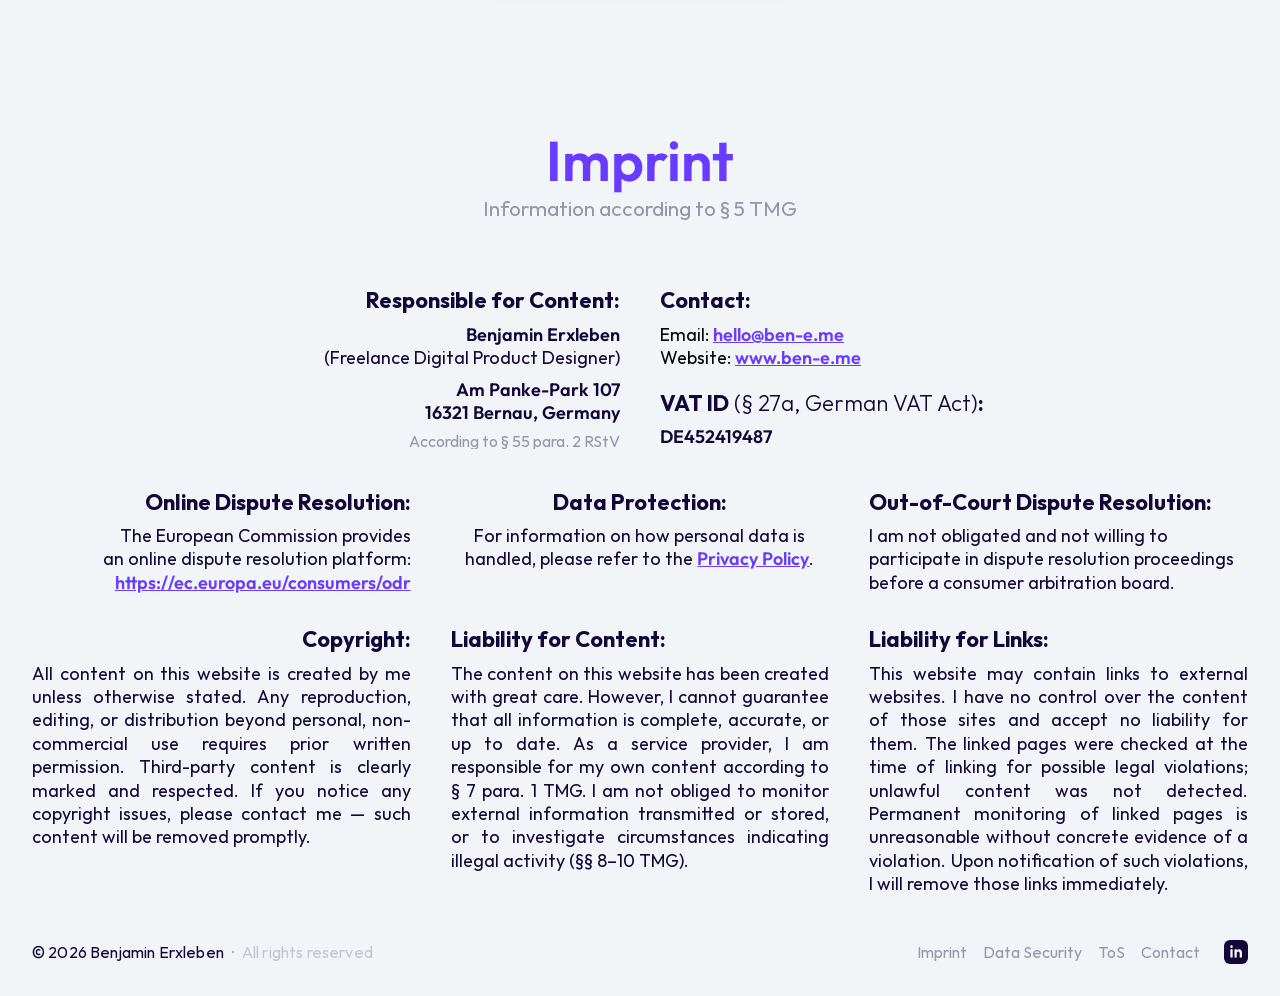
<file: imprint.html>
<!doctype html>
<!-- Made in Framer · framer.com ✨ -->
<!-- Published Feb 11, 2026, 5:38 PM UTC -->
<html lang="en" data-redirect-timezone="1">

<!-- Mirrored from www.ben-e.me/imprint by HTTrack Website Copier/3.x [XR&CO'2014], Wed, 06 May 2026 15:22:03 GMT -->
<head>
	<meta charset="utf-8">
	
	
	
	<!-- Start of headStart -->
    
    <!-- End of headStart -->
	<meta name="viewport" content="width=device-width">
	<meta name="generator" content="Framer 78aeb24">
	<title>Benjamin Erxleben - Digital Product Designer</title>
    <meta name="description" content="I’m a freelance Digital Product Designer and Design Multidisciplinarian helping growing startups &amp; companies navigate the challenges of scaling design via flexible, on-demand expertise across all typical design needs &amp; product stages. ">
    <meta name="framer-search-index" content="_assets/framerusercontent_com_ae3cfd8e83_searchIndex-iMp5uBNnUddl.json">
    <meta name="framer-search-index-fallback" content="_assets/framerusercontent_com_ebee2e666b_searchIndex-FoI8uHteirIl.json">
    <meta name="framer-html-plugin" content="disable">
    <link href="_assets/framerusercontent_com_84f26ad1e5_0Vy6AiZTH63za9SqmtOSCtCf2M.svg" rel="icon" media="(prefers-color-scheme: light)">
    <link href="_assets/framerusercontent_com_a9cf3ddd4a_Wb4vZeu1V4hQ3XMBcvAXjYJIkjQ.svg" rel="icon" media="(prefers-color-scheme: dark)">
    <!-- Open Graph / Facebook -->
    <meta property="og:type" content="website">
    <meta property="og:title" content="Benjamin Erxleben - Digital Product Designer">
    <meta property="og:description" content="I’m a freelance Digital Product Designer and Design Multidisciplinarian helping growing startups &amp; companies navigate the challenges of scaling design via flexible, on-demand expertise across all typical design needs &amp; product stages. ">
    <meta property="og:image" content="_assets/framerusercontent_com_379935bd94_h9nEaz5bfRF8Qut4vt05EF9S8.png">
    <!-- Twitter -->
    <meta name="twitter:card" content="summary_large_image">
    <meta name="twitter:title" content="Benjamin Erxleben - Digital Product Designer">
    <meta name="twitter:description" content="I’m a freelance Digital Product Designer and Design Multidisciplinarian helping growing startups &amp; companies navigate the challenges of scaling design via flexible, on-demand expertise across all typical design needs &amp; product stages. ">
    <meta name="twitter:image" content="_assets/framerusercontent_com_379935bd94_h9nEaz5bfRF8Qut4vt05EF9S8.png">
	
	<style data-framer-font-css>/* latin-ext */
@font-face {
  font-family: 'Outfit';
  font-style: normal;
  font-weight: 500;
  font-display: swap;
  src: url(_assets/fonts_gstatic_com_feaf43e855_QGYvz_MVcBeNP4NJuktqQ4E.woff2) format('woff2');
  unicode-range: U+0100-02BA, U+02BD-02C5, U+02C7-02CC, U+02CE-02D7, U+02DD-02FF, U+0304, U+0308, U+0329, U+1D00-1DBF, U+1E00-1E9F, U+1EF2-1EFF, U+2020, U+20A0-20AB, U+20AD-20C0, U+2113, U+2C60-2C7F, U+A720-A7FF;
}
/* latin */
@font-face {
  font-family: 'Outfit';
  font-style: normal;
  font-weight: 500;
  font-display: swap;
  src: url(_assets/fonts_gstatic_com_97312486bc_QGYvz_MVcBeNP4NJtEtq.woff2) format('woff2');
  unicode-range: U+0000-00FF, U+0131, U+0152-0153, U+02BB-02BC, U+02C6, U+02DA, U+02DC, U+0304, U+0308, U+0329, U+2000-206F, U+20AC, U+2122, U+2191, U+2193, U+2212, U+2215, U+FEFF, U+FFFD;
}
/* latin-ext */
@font-face {
  font-family: 'Outfit';
  font-style: normal;
  font-weight: 600;
  font-display: swap;
  src: url(_assets/fonts_gstatic_com_feaf43e855_QGYvz_MVcBeNP4NJuktqQ4E.woff2) format('woff2');
  unicode-range: U+0100-02BA, U+02BD-02C5, U+02C7-02CC, U+02CE-02D7, U+02DD-02FF, U+0304, U+0308, U+0329, U+1D00-1DBF, U+1E00-1E9F, U+1EF2-1EFF, U+2020, U+20A0-20AB, U+20AD-20C0, U+2113, U+2C60-2C7F, U+A720-A7FF;
}
/* latin */
@font-face {
  font-family: 'Outfit';
  font-style: normal;
  font-weight: 600;
  font-display: swap;
  src: url(_assets/fonts_gstatic_com_97312486bc_QGYvz_MVcBeNP4NJtEtq.woff2) format('woff2');
  unicode-range: U+0000-00FF, U+0131, U+0152-0153, U+02BB-02BC, U+02C6, U+02DA, U+02DC, U+0304, U+0308, U+0329, U+2000-206F, U+20AC, U+2122, U+2191, U+2193, U+2212, U+2215, U+FEFF, U+FFFD;
}

@font-face { font-family: "Inter"; src: url("_assets/framerusercontent_com_197dd74378_5vvr9Vy74if2I6bQbJvbw7SY1pQ.woff2"); font-display: swap; font-style: normal; font-weight: 400; unicode-range: U+0460-052F, U+1C80-1C88, U+20B4, U+2DE0-2DFF, U+A640-A69F, U+FE2E-FE2F }
@font-face { font-family: "Inter"; src: url("_assets/framerusercontent_com_f3fd018548_EOr0mi4hNtlgWNn9if640EZzXCo.woff2"); font-display: swap; font-style: normal; font-weight: 400; unicode-range: U+0301, U+0400-045F, U+0490-0491, U+04B0-04B1, U+2116 }
@font-face { font-family: "Inter"; src: url("_assets/framerusercontent_com_bb12e146ca_Y9k9QrlZAqio88Klkmbd8VoMQc.woff2"); font-display: swap; font-style: normal; font-weight: 400; unicode-range: U+1F00-1FFF }
@font-face { font-family: "Inter"; src: url("_assets/framerusercontent_com_ea808fe7d6_OYrD2tBIBPvoJXiIHnLoOXnY9M.woff2"); font-display: swap; font-style: normal; font-weight: 400; unicode-range: U+0370-03FF }
@font-face { font-family: "Inter"; src: url("_assets/framerusercontent_com_418c934c00_JeYwfuaPfZHQhEG8U5gtPDZ7WQ.woff2"); font-display: swap; font-style: normal; font-weight: 400; unicode-range: U+0100-024F, U+0259, U+1E00-1EFF, U+2020, U+20A0-20AB, U+20AD-20CF, U+2113, U+2C60-2C7F, U+A720-A7FF }
@font-face { font-family: "Inter"; src: url("_assets/framerusercontent_com_d2835f64ba_GrgcKwrN6d3Uz8EwcLHZxwEfC4.woff2"); font-display: swap; font-style: normal; font-weight: 400; unicode-range: U+0000-00FF, U+0131, U+0152-0153, U+02BB-02BC, U+02C6, U+02DA, U+02DC, U+2000-206F, U+2070, U+2074-207E, U+2080-208E, U+20AC, U+2122, U+2191, U+2193, U+2212, U+2215, U+FEFF, U+FFFD }
@font-face { font-family: "Inter"; src: url("_assets/framerusercontent_com_22b5f26fb6_b6Y37FthZeALduNqHicBT6FutY.woff2"); font-display: swap; font-style: normal; font-weight: 400; unicode-range: U+0102-0103, U+0110-0111, U+0128-0129, U+0168-0169, U+01A0-01A1, U+01AF-01B0, U+1EA0-1EF9, U+20AB }
@font-face { font-family: "Inter"; src: url("_assets/framerusercontent_com_9f76c3a5f7_DpPBYI0sL4fYLgAkX8KXOPVt7c.woff2"); font-display: swap; font-style: normal; font-weight: 700; unicode-range: U+0460-052F, U+1C80-1C88, U+20B4, U+2DE0-2DFF, U+A640-A69F, U+FE2E-FE2F }
@font-face { font-family: "Inter"; src: url("_assets/framerusercontent_com_3be39f5de4_4RAEQdEOrcnDkhHiiCbJOw92Lk.woff2"); font-display: swap; font-style: normal; font-weight: 700; unicode-range: U+0301, U+0400-045F, U+0490-0491, U+04B0-04B1, U+2116 }
@font-face { font-family: "Inter"; src: url("_assets/framerusercontent_com_be91894f01_1K3W8DizY3v4emK8Mb08YHxTbs.woff2"); font-display: swap; font-style: normal; font-weight: 700; unicode-range: U+1F00-1FFF }
@font-face { font-family: "Inter"; src: url("_assets/framerusercontent_com_974fd13b31_tUSCtfYVM1I1IchuyCwz9gDdQ.woff2"); font-display: swap; font-style: normal; font-weight: 700; unicode-range: U+0370-03FF }
@font-face { font-family: "Inter"; src: url("_assets/framerusercontent_com_b6c8387871_VgYFWiwsAC5OYxAycRXXvhze58.woff2"); font-display: swap; font-style: normal; font-weight: 700; unicode-range: U+0100-024F, U+0259, U+1E00-1EFF, U+2020, U+20A0-20AB, U+20AD-20CF, U+2113, U+2C60-2C7F, U+A720-A7FF }
@font-face { font-family: "Inter"; src: url("_assets/framerusercontent_com_452fe1601f_syRNPWzAMIrcJ3wIlPIP43KjQs.woff2"); font-display: swap; font-style: normal; font-weight: 700; unicode-range: U+0000-00FF, U+0131, U+0152-0153, U+02BB-02BC, U+02C6, U+02DA, U+02DC, U+2000-206F, U+2070, U+2074-207E, U+2080-208E, U+20AC, U+2122, U+2191, U+2193, U+2212, U+2215, U+FEFF, U+FFFD }
@font-face { font-family: "Inter"; src: url("_assets/framerusercontent_com_bcff39a6db_GIryZETIX4IFypco5pYZONKhJIo.woff2"); font-display: swap; font-style: normal; font-weight: 700; unicode-range: U+0102-0103, U+0110-0111, U+0128-0129, U+0168-0169, U+01A0-01A1, U+01AF-01B0, U+1EA0-1EF9, U+20AB }
@font-face { font-family: "Inter"; src: url("_assets/framerusercontent_com_776ea07d8a_vQyevYAyHtARFwPqUzQGpnDs.woff2"); font-display: swap; font-style: normal; font-weight: 400; unicode-range: U+0000-00FF, U+0131, U+0152-0153, U+02BB-02BC, U+02C6, U+02DA, U+02DC, U+2000-206F, U+2074, U+20AC, U+2122, U+2191, U+2193, U+2212, U+2215, U+FEFF, U+FFFD }
@font-face { font-family: "Inter"; src: url("_assets/framerusercontent_com_098848e1db_DXD0Q7LSl7HEvDzucnyLnGBHM.woff2"); font-display: swap; font-style: normal; font-weight: 700; unicode-range: U+0000-00FF, U+0131, U+0152-0153, U+02BB-02BC, U+02C6, U+02DA, U+02DC, U+2000-206F, U+2074, U+20AC, U+2122, U+2191, U+2193, U+2212, U+2215, U+FEFF, U+FFFD }
@font-face { font-family: "Inter"; src: url("_assets/framerusercontent_com_e1fb1f6952_H89BbHkbHDzlxZzxi8uPzTsp90.woff2"); font-display: swap; font-style: italic; font-weight: 700; unicode-range: U+0460-052F, U+1C80-1C88, U+20B4, U+2DE0-2DFF, U+A640-A69F, U+FE2E-FE2F }
@font-face { font-family: "Inter"; src: url("_assets/framerusercontent_com_bba4fadd8b_u6gJwDuwB143kpNK1T1MDKDWkMc.woff2"); font-display: swap; font-style: italic; font-weight: 700; unicode-range: U+0301, U+0400-045F, U+0490-0491, U+04B0-04B1, U+2116 }
@font-face { font-family: "Inter"; src: url("_assets/framerusercontent_com_8e7d41d947_43sJ6MfOPh1LCJt46OvyDuSbA6o.woff2"); font-display: swap; font-style: italic; font-weight: 700; unicode-range: U+1F00-1FFF }
@font-face { font-family: "Inter"; src: url("_assets/framerusercontent_com_7b05451fe6_wccHG0r4gBDAIRhfHiOlq6oEkqw.woff2"); font-display: swap; font-style: italic; font-weight: 700; unicode-range: U+0370-03FF }
@font-face { font-family: "Inter"; src: url("_assets/framerusercontent_com_78f4b8011b_WZ367JPwf9bRW6LdTHN8rXgSjw.woff2"); font-display: swap; font-style: italic; font-weight: 700; unicode-range: U+0100-024F, U+0259, U+1E00-1EFF, U+2020, U+20A0-20AB, U+20AD-20CF, U+2113, U+2C60-2C7F, U+A720-A7FF }
@font-face { font-family: "Inter"; src: url("_assets/framerusercontent_com_cc75eb3249_QxmhnWTzLtyjIiZcfaLIJ8EFBXU.woff2"); font-display: swap; font-style: italic; font-weight: 700; unicode-range: U+0000-00FF, U+0131, U+0152-0153, U+02BB-02BC, U+02C6, U+02DA, U+02DC, U+2000-206F, U+2074, U+20AC, U+2122, U+2191, U+2193, U+2212, U+2215, U+FEFF, U+FFFD }
@font-face { font-family: "Inter"; src: url("_assets/framerusercontent_com_be47bff5d1_2A4Xx7CngadFGlVV4xrO06OBHY.woff2"); font-display: swap; font-style: italic; font-weight: 700; unicode-range: U+0102-0103, U+0110-0111, U+0128-0129, U+0168-0169, U+01A0-01A1, U+01AF-01B0, U+1EA0-1EF9, U+20AB }
@font-face { font-family: "Inter"; src: url("_assets/framerusercontent_com_fb0edde261_CfMzU8w2e7tHgF4T4rATMPuWosA.woff2"); font-display: swap; font-style: italic; font-weight: 400; unicode-range: U+0460-052F, U+1C80-1C88, U+20B4, U+2DE0-2DFF, U+A640-A69F, U+FE2E-FE2F }
@font-face { font-family: "Inter"; src: url("_assets/framerusercontent_com_1a94ddb4e1_867QObYax8ANsfX4TGEVU9YiCM.woff2"); font-display: swap; font-style: italic; font-weight: 400; unicode-range: U+0301, U+0400-045F, U+0490-0491, U+04B0-04B1, U+2116 }
@font-face { font-family: "Inter"; src: url("_assets/framerusercontent_com_4bca00b775_Oyn2ZbENFdnW7mt2Lzjk1h9Zb9k.woff2"); font-display: swap; font-style: italic; font-weight: 400; unicode-range: U+1F00-1FFF }
@font-face { font-family: "Inter"; src: url("_assets/framerusercontent_com_b3ddf3f2cc_cdAe8hgZ1cMyLu9g005pAW3xMo.woff2"); font-display: swap; font-style: italic; font-weight: 400; unicode-range: U+0370-03FF }
@font-face { font-family: "Inter"; src: url("_assets/framerusercontent_com_90f4958b2f_DOfvtmE1UplCq161m6Hj8CSQYg.woff2"); font-display: swap; font-style: italic; font-weight: 400; unicode-range: U+0100-024F, U+0259, U+1E00-1EFF, U+2020, U+20A0-20AB, U+20AD-20CF, U+2113, U+2C60-2C7F, U+A720-A7FF }
@font-face { font-family: "Inter"; src: url("_assets/framerusercontent_com_9b3d822d43_vFzuJY0c65av44uhEKB6vyjFMg.woff2"); font-display: swap; font-style: italic; font-weight: 400; unicode-range: U+0000-00FF, U+0131, U+0152-0153, U+02BB-02BC, U+02C6, U+02DA, U+02DC, U+2000-206F, U+2074, U+20AC, U+2122, U+2191, U+2193, U+2212, U+2215, U+FEFF, U+FFFD }
@font-face { font-family: "Inter"; src: url("_assets/framerusercontent_com_3fa31eded4_tKtBcDnBMevsEEJKdNGhhkLzYo.woff2"); font-display: swap; font-style: italic; font-weight: 400; unicode-range: U+0102-0103, U+0110-0111, U+0128-0129, U+0168-0169, U+01A0-01A1, U+01AF-01B0, U+1EA0-1EF9, U+20AB }
@font-face { font-family: "Inter"; src: url("_assets/framerusercontent_com_aaed3c06be_05KsVHGDmqXSBXM4yRZ65P8i0s.woff2"); font-style: italic; font-weight: 900; unicode-range: U+0460-052F, U+1C80-1C88, U+20B4, U+2DE0-2DFF, U+A640-A69F, U+FE2E-FE2F }
@font-face { font-family: "Inter"; src: url("_assets/framerusercontent_com_7047bd4cd6_ky8ovPukK4dJ1Pxq74qGhOqCYI.woff2"); font-style: italic; font-weight: 900; unicode-range: U+0301, U+0400-045F, U+0490-0491, U+04B0-04B1, U+2116 }
@font-face { font-family: "Inter"; src: url("_assets/framerusercontent_com_cfa0a2ea2d_vvNSqIj42qeQ2bvCRBIWKHscrc.woff2"); font-style: italic; font-weight: 900; unicode-range: U+1F00-1FFF }
@font-face { font-family: "Inter"; src: url("_assets/framerusercontent_com_d49354010d_3ZmXbBKToJifDV9gwcifVd1tEY.woff2"); font-style: italic; font-weight: 900; unicode-range: U+0370-03FF }
@font-face { font-family: "Inter"; src: url("_assets/framerusercontent_com_6c8a101984_FNfhX3dt4ChuLJq2PwdlxHO7PU.woff2"); font-style: italic; font-weight: 900; unicode-range: U+0100-024F, U+0259, U+1E00-1EFF, U+2020, U+20A0-20AB, U+20AD-20CF, U+2113, U+2C60-2C7F, U+A720-A7FF }
@font-face { font-family: "Inter"; src: url("_assets/framerusercontent_com_517c055f25_g0c8vEViiXNlKAgI4Ymmk3Ig.woff2"); font-style: italic; font-weight: 900; unicode-range: U+0000-00FF, U+0131, U+0152-0153, U+02BB-02BC, U+02C6, U+02DA, U+02DC, U+2000-206F, U+2074, U+20AC, U+2122, U+2191, U+2193, U+2212, U+2215, U+FEFF, U+FFFD }
@font-face { font-family: "Inter"; src: url("_assets/framerusercontent_com_eb965eb5ff_efTfQcBJ53kM2pB1hezSZ3RDUFs.woff2"); font-style: italic; font-weight: 900; unicode-range: U+0102-0103, U+0110-0111, U+0128-0129, U+0168-0169, U+01A0-01A1, U+01AF-01B0, U+1EA0-1EF9, U+20AB }
@font-face { font-family: "Inter"; src: url("_assets/framerusercontent_com_7342a84724_ia3uin3hQWqDrVloC1zEtYHWw.woff2"); font-display: swap; font-style: italic; font-weight: 700; unicode-range: U+0000-00FF, U+0131, U+0152-0153, U+02BB-02BC, U+02C6, U+02DA, U+02DC, U+2000-206F, U+2070, U+2074-207E, U+2080-208E, U+20AC, U+2122, U+2191, U+2193, U+2212, U+2215, U+FEFF, U+FFFD }
@font-face { font-family: "Inter"; src: url("_assets/framerusercontent_com_c55f5a8ab7_pKRFNWFoZl77qYCAIp84lN1h944.woff2"); font-display: swap; font-style: italic; font-weight: 400; unicode-range: U+0000-00FF, U+0131, U+0152-0153, U+02BB-02BC, U+02C6, U+02DA, U+02DC, U+2000-206F, U+2070, U+2074-207E, U+2080-208E, U+20AC, U+2122, U+2191, U+2193, U+2212, U+2215, U+FEFF, U+FFFD }
@font-face { font-family: "Inter"; src: url("_assets/framerusercontent_com_494370e42c_mkY5Sgyq51ik0AMrSBwhm9DJg.woff2"); font-style: normal; font-weight: 900; unicode-range: U+0460-052F, U+1C80-1C88, U+20B4, U+2DE0-2DFF, U+A640-A69F, U+FE2E-FE2F }
@font-face { font-family: "Inter"; src: url("_assets/framerusercontent_com_98e006a70b_X5hj6qzcHUYv7h1390c8Rhm6550.woff2"); font-style: normal; font-weight: 900; unicode-range: U+0301, U+0400-045F, U+0490-0491, U+04B0-04B1, U+2116 }
@font-face { font-family: "Inter"; src: url("_assets/framerusercontent_com_d5262035fd_gQhNpS3tN86g8RcVKYUUaKt2oMQ.woff2"); font-style: normal; font-weight: 900; unicode-range: U+1F00-1FFF }
@font-face { font-family: "Inter"; src: url("_assets/framerusercontent_com_146bdc56fa_cugnVhSraaRyANCaUtI5FV17wk.woff2"); font-style: normal; font-weight: 900; unicode-range: U+0370-03FF }
@font-face { font-family: "Inter"; src: url("_assets/framerusercontent_com_bc2a9ceee8_5HcVoGak8k5agFJSaKa4floXVu0.woff2"); font-style: normal; font-weight: 900; unicode-range: U+0100-024F, U+0259, U+1E00-1EFF, U+2020, U+20A0-20AB, U+20AD-20CF, U+2113, U+2C60-2C7F, U+A720-A7FF }
@font-face { font-family: "Inter"; src: url("_assets/framerusercontent_com_be7b738af6_jn4BtSPLlS0NDp1KiFAtFKiiY0o.woff2"); font-style: normal; font-weight: 900; unicode-range: U+0000-00FF, U+0131, U+0152-0153, U+02BB-02BC, U+02C6, U+02DA, U+02DC, U+2000-206F, U+2074, U+20AC, U+2122, U+2191, U+2193, U+2212, U+2215, U+FEFF, U+FFFD }
@font-face { font-family: "Inter"; src: url("_assets/framerusercontent_com_f6380e18de_P2Bw01CtL0b9wqygO0sSVogWbo.woff2"); font-style: normal; font-weight: 900; unicode-range: U+0102-0103, U+0110-0111, U+0128-0129, U+0168-0169, U+01A0-01A1, U+01AF-01B0, U+1EA0-1EF9, U+20AB }
@font-face { font-family: "Outfit"; src: url("_assets/framerusercontent_com_bd0f706623_5REHZLR2B5PQAKMITIQJK6BDK34RDHS4.woff2"); font-display: swap; font-style: normal; font-weight: 400 }
@font-face { font-family: "Outfit"; src: url("_assets/framerusercontent_com_8a1bb9acbb_OKGWSU2PUNNFKQVFV2XFOSAHRXYREMR2.woff2"); font-display: swap; font-style: normal; font-weight: 700 }
@font-face { font-family: "Outfit"; src: url("_assets/framerusercontent_com_648031ea7f_QWBFHLNJNNJC3X2PA4WN6Q2H5G7OG6MX.woff2"); font-style: normal; font-weight: 900 }
@font-face { font-family: "Outfit"; src: url("_assets/framerusercontent_com_8fbfdfe753_MVYF4ESEAKEH43KA4UAEJXCVA2XP4RZO.woff2"); font-style: normal; font-weight: 100 }
@font-face { font-family: "Outfit"; src: url("_assets/framerusercontent_com_104891cc79_H5PDA446U7YOJH5A6HXMFOX33XDBMWB5.woff2"); font-display: swap; font-style: normal; font-weight: 800 }
@font-face { font-family: "Outfit"; src: url("_assets/framerusercontent_com_2a5b34fc95_W7JHARPQSG6P4YAUJKIMUM6JNAX2RFW3.woff2"); font-display: swap; font-style: normal; font-weight: 300 }
@font-face { font-family: "Outfit Placeholder"; src: local("Arial"); ascent-override: 99.94%; descent-override: 25.98%; line-gap-override: 0.00%; size-adjust: 100.06% }
@font-face { font-family: "Inter Placeholder"; src: local("Arial"); ascent-override: 89.79%; descent-override: 22.36%; line-gap-override: 0.00%; size-adjust: 107.89% }</style>
	<link href="https://fonts.gstatic.com" rel="preconnect" crossorigin>
	<meta name="robots" content="max-image-preview:large"><link rel="canonical" href="https://www.ben-e.me/imprint"><meta property="og:url" content="https://www.ben-e.me/imprint"><style data-framer-breakpoint-css>@media(min-width: 1200px){.hidden-8vh4ic{display:none!important}}@media(min-width: 1000px) and (max-width: 1199.98px){.hidden-cghqva{display:none!important}}@media(min-width: 810px) and (max-width: 999.98px){.hidden-1dndtbd{display:none!important}}@media(max-width: 809.98px){.hidden-1qexl4x{display:none!important}}@media(min-width: 1000px){.hidden-dlwm6n{display:none!important}}@media(min-width: 810px) and (max-width: 999.98px){.hidden-10qlcn3{display:none!important}}@media(max-width: 809.98px){.hidden-1v7ewfy{display:none!important}}</style><style data-framer-css-ssr-minified data-framer-components="framer-lib-cursors-host framer-9FrE5 framer-URsht PropertyOverrides framer-vyvD6 framer-cpDtR framer-o5aRy framer-iFZYZ framer-lib-combinedCSSRules framer-BhjrF framer-muVlY framer-HGR07 framer-op8rn framer-RrrK2 framer-8yGeY framer-Pq8bR">html,body,#main{box-sizing:border-box;margin:0;padding:0}:root{-webkit-font-smoothing:antialiased;-moz-osx-font-smoothing:grayscale}*{box-sizing:border-box;-webkit-font-smoothing:inherit}h1,h2,h3,h4,h5,h6,p,figure{margin:0}body,input,textarea,select,button{font-family:sans-serif;font-size:12px}body{--token-505c996d-cb3a-4093-858b-1a5ccf545a43:#120738;--token-889256d3-84ee-438d-ba77-e52660077e6b:#683bff;--token-5ffd7827-2778-49f8-9ab1-860ee1877c5c:#fff;--token-8e7ffd52-8528-4637-9bfb-d6dca2dfcbec:#e6edf2;--token-8bcc23d0-e34c-4527-9e60-f541d7be55e6:#09dd9f;--token-09385086-0aaa-481b-8930-296be370d7c2:#2659ff;--token-d21a83c4-a935-4bea-b83d-974b96a030d2:#000;--token-8e891d1f-74ee-4523-9a6c-7bd4e639acff:#0a15ab;--token-85e3b1cb-8a77-4f0e-a675-69d63cb3de11:#049f96;--token-0306e9ca-4919-49c6-82f3-a114298c941b:#2e6be6;--token-9fef16ab-7767-4915-b96c-9bc2cc54fe45:#de0000;--token-7e1374bd-290b-4d03-b4ff-b4ce5e3096cc:#7347e2;--token-8d31113a-32c3-4205-8916-be8c5441ff73:#c96;--token-d63faadc-4209-490b-8007-d49ddff6acfb:#111f34;--framer-will-change-override:none}@supports (background:-webkit-named-image(i)) and (not (grid-template-rows:subgrid)){body{--framer-will-change-override:transform}}@supports (background:-webkit-named-image(i)) and (not (position-area:top right)){body{--framer-will-change-filter-override:filter}}[data-framer-component-type=Text] div div span,[data-framer-component-type=Text] a div span,[data-framer-component-type=Text] span span span,[data-framer-component-type=Text] p span span,[data-framer-component-type=Text] h1 span span,[data-framer-component-type=Text] h2 span span,[data-framer-component-type=Text] h3 span span,[data-framer-component-type=Text] h4 span span,[data-framer-component-type=Text] h5 span span,[data-framer-component-type=Text] h6 span span,[data-framer-component-type=Text] a{font-family:var(--font-family);font-style:var(--font-style);font-weight:min(calc(var(--framer-font-weight-increase,0) + var(--font-weight,400)),900);color:var(--text-color);letter-spacing:var(--letter-spacing);font-size:var(--font-size);text-transform:var(--text-transform);--text-decoration:var(--framer-text-decoration-style,solid)var(--framer-text-decoration,none)var(--framer-text-decoration-color,currentcolor)var(--framer-text-decoration-thickness,auto);--text-decoration-skip-ink:var(--framer-text-decoration-skip-ink);--text-underline-offset:var(--framer-text-decoration-offset);line-height:var(--line-height);--font-family:var(--framer-font-family);--font-style:var(--framer-font-style);--font-weight:var(--framer-font-weight);--text-color:var(--framer-text-color);--letter-spacing:var(--framer-letter-spacing);--font-size:var(--framer-font-size);--text-transform:var(--framer-text-transform);--line-height:var(--framer-line-height)}@supports not (color:color(display-p3 1 1 1)){p.framer-text,div.framer-text,h1.framer-text,h2.framer-text,h3.framer-text,h4.framer-text,h5.framer-text,h6.framer-text,li.framer-text,ol.framer-text,ul.framer-text,span.framer-text:not([data-text-fill]){color:var(--framer-blockquote-text-color-rgb,var(--framer-blockquote-text-color,var(--framer-text-color-rgb,var(--framer-text-color,#000))));-webkit-text-stroke-color:var(--framer-text-stroke-color-rgb,var(--framer-text-stroke-color,initial))}mark.framer-text{background-color:var(--framer-blockquote-text-background-color-rgb,var(--framer-blockquote-text-background-color,var(--framer-text-background-color-rgb,var(--framer-text-background-color,initial))))}}@supports not (color:color(display-p3 1 1 1)){code.framer-text,code.framer-text span.framer-text:not([data-text-fill]){color:var(--framer-blockquote-text-color-rgb,var(--framer-blockquote-text-color,var(--framer-code-text-color-rgb,var(--framer-code-text-color,var(--framer-text-color-rgb,var(--framer-text-color,#000))))))}}@supports not (color:color(display-p3 1 1 1)){a.framer-text,span.framer-text[data-nested-link]{color:var(--framer-blockquote-text-color-rgb,var(--framer-blockquote-text-color,var(--framer-link-text-color-rgb,var(--framer-link-text-color,var(--framer-text-color-rgb,var(--framer-text-color,#000))))));background-color:var(--framer-link-text-background-color-rgb,var(--framer-link-text-background-color,initial));-webkit-text-decoration-color:var(--framer-link-text-decoration-color-rgb,var(--framer-link-text-decoration-color,var(--framer-text-decoration-color-rgb,var(--framer-text-decoration-color,currentcolor))));text-decoration-color:var(--framer-link-text-decoration-color-rgb,var(--framer-link-text-decoration-color,var(--framer-text-decoration-color-rgb,var(--framer-text-decoration-color,currentcolor))))}}@supports not (color:color(display-p3 1 1 1)){code.framer-text a.framer-text,code.framer-text a.framer-text span.framer-text:not([data-text-fill]),code.framer-text span.framer-text[data-nested-link],code.framer-text span.framer-text[data-nested-link] span.framer-text:not([data-text-fill]){color:var(--framer-blockquote-text-color-rgb,var(--framer-blockquote-text-color,var(--framer-link-text-color-rgb,var(--framer-link-text-color,var(--framer-code-text-color-rgb,var(--framer-code-text-color,var(--framer-text-color-rgb,var(--framer-text-color,#000))))))))}}@supports not (color:color(display-p3 1 1 1)){a.framer-text:hover,span.framer-text[data-nested-link]:hover{color:var(--framer-link-hover-text-color-rgb,var(--framer-link-hover-text-color,var(--framer-blockquote-text-color-rgb,var(--framer-blockquote-text-color,var(--framer-link-text-color-rgb,var(--framer-link-text-color,var(--framer-text-color-rgb,var(--framer-text-color,#000))))))));background-color:var(--framer-link-hover-text-background-color-rgb,var(--framer-link-hover-text-background-color,var(--framer-link-text-background-color-rgb,var(--framer-link-text-background-color,var(--framer-text-background-color-rgb,var(--framer-text-background-color,initial))))));-webkit-text-decoration-color:var(--framer-link-hover-text-decoration-color-rgb,var(--framer-link-hover-text-decoration-color,var(--framer-link-text-decoration-color-rgb,var(--framer-link-text-decoration-color,var(--framer-text-decoration-color-rgb,var(--framer-text-decoration-color,currentcolor))))));text-decoration-color:var(--framer-link-hover-text-decoration-color-rgb,var(--framer-link-hover-text-decoration-color,var(--framer-link-text-decoration-color-rgb,var(--framer-link-text-decoration-color,var(--framer-text-decoration-color-rgb,var(--framer-text-decoration-color,currentcolor))))))}}@supports not (color:color(display-p3 1 1 1)){code.framer-text a.framer-text:hover,code.framer-text span.framer-text[data-nested-link]:hover{color:var(--framer-link-hover-text-color-rgb,var(--framer-link-hover-text-color,var(--framer-blockquote-text-color-rgb,var(--framer-blockquote-text-color,var(--framer-link-text-color-rgb,var(--framer-link-text-color,var(--framer-code-text-color-rgb,var(--framer-code-text-color,var(--framer-text-color-rgb,var(--framer-text-color,#000))))))))))}}@supports not (color:color(display-p3 1 1 1)){a.framer-text[data-framer-page-link-current],span.framer-text[data-framer-page-link-current]{color:var(--framer-link-current-text-color-rgb,var(--framer-link-current-text-color,var(--framer-link-text-color-rgb,var(--framer-link-text-color,var(--framer-text-color-rgb,var(--framer-text-color,#000))))));background-color:var(--framer-link-current-text-background-color-rgb,var(--framer-link-current-text-background-color,var(--framer-link-text-background-color-rgb,var(--framer-link-text-background-color,var(--framer-text-background-color-rgb,var(--framer-text-background-color,initial))))));-webkit-text-decoration-color:var(--framer-link-current-text-decoration-color-rgb,var(--framer-link-current-text-decoration-color,var(--framer-link-text-decoration-color-rgb,var(--framer-link-text-decoration-color,var(--framer-text-decoration-color-rgb,var(--framer-text-decoration-color,currentcolor))))));text-decoration-color:var(--framer-link-current-text-decoration-color-rgb,var(--framer-link-current-text-decoration-color,var(--framer-link-text-decoration-color-rgb,var(--framer-link-text-decoration-color,var(--framer-text-decoration-color-rgb,var(--framer-text-decoration-color,currentcolor))))))}}@supports not (color:color(display-p3 1 1 1)){code.framer-text a.framer-text[data-framer-page-link-current],code.framer-text a.framer-text[data-framer-page-link-current] span.framer-text:not([data-text-fill]),code.framer-text span.framer-text[data-framer-page-link-current],code.framer-text span.framer-text[data-framer-page-link-current] span.framer-text:not([data-text-fill]){color:var(--framer-link-current-text-color-rgb,var(--framer-link-current-text-color,var(--framer-link-text-color-rgb,var(--framer-link-text-color,var(--framer-code-text-color-rgb,var(--framer-code-text-color,var(--framer-text-color-rgb,var(--framer-text-color,#000))))))));background-color:var(--framer-link-current-text-background-color-rgb,var(--framer-link-current-text-background-color,var(--framer-link-text-background-color-rgb,var(--framer-link-text-background-color,var(--framer-text-background-color-rgb,var(--framer-text-background-color,initial))))))}}@supports not (color:color(display-p3 1 1 1)){a.framer-text[data-framer-page-link-current]:hover,span.framer-text[data-framer-page-link-current]:hover{color:var(--framer-link-hover-text-color-rgb,var(--framer-link-hover-text-color,var(--framer-link-current-text-color-rgb,var(--framer-link-current-text-color,var(--framer-link-text-color-rgb,var(--framer-link-text-color,var(--framer-code-text-color-rgb,var(--framer-code-text-color,var(--framer-text-color-rgb,var(--framer-text-color,#000))))))))));background-color:var(--framer-link-hover-text-background-color-rgb,var(--framer-link-hover-text-background-color,var(--framer-link-current-text-background-color-rgb,var(--framer-link-current-text-background-color,var(--framer-link-text-background-color-rgb,var(--framer-link-text-background-color,initial))))));-webkit-text-decoration-color:var(--framer-link-hover-text-decoration-color-rgb,var(--framer-link-hover-text-decoration-color,var(--framer-link-current-text-decoration-color-rgb,var(--framer-link-current-text-decoration-color,var(--framer-link-text-decoration-color-rgb,var(--framer-link-text-decoration-color,var(--framer-text-decoration-color-rgb,var(--framer-text-decoration-color,currentcolor))))))));text-decoration-color:var(--framer-link-hover-text-decoration-color-rgb,var(--framer-link-hover-text-decoration-color,var(--framer-link-current-text-decoration-color-rgb,var(--framer-link-current-text-decoration-color,var(--framer-link-text-decoration-color-rgb,var(--framer-link-text-decoration-color,var(--framer-text-decoration-color-rgb,var(--framer-text-decoration-color,currentcolor))))))))}}@supports not (color:color(display-p3 1 1 1)){code.framer-text a.framer-text[data-framer-page-link-current]:hover,code.framer-text a.framer-text[data-framer-page-link-current]:hover span.framer-text:not([data-text-fill]),code.framer-text span.framer-text[data-framer-page-link-current]:hover,code.framer-text span.framer-text[data-framer-page-link-current]:hover span.framer-text:not([data-text-fill]){color:var(--framer-link-hover-text-color-rgb,var(--framer-link-hover-text-color,var(--framer-link-current-text-color-rgb,var(--framer-link-current-text-color,var(--framer-link-text-color-rgb,var(--framer-link-text-color,var(--framer-code-text-color-rgb,var(--framer-code-text-color,var(--framer-text-color-rgb,var(--framer-text-color,#000))))))))));background-color:var(--framer-link-hover-text-background-color-rgb,var(--framer-link-hover-text-background-color,var(--framer-link-current-text-background-color-rgb,var(--framer-link-current-text-background-color,var(--framer-link-text-background-color-rgb,var(--framer-link-text-background-color,initial))))))}}@supports not (aspect-ratio:1){.framer-text-module:not([data-width=fit])[style*=aspect-ratio]{position:relative!important}.framer-text-module:not([data-width=fit])[style*=aspect-ratio]:before{content:"";padding-bottom:calc(100%/calc(var(--aspect-ratio)));display:block}.framer-text-module[data-width=fill]>:first-child,.framer-text-module[data-width=fill]>.ssr-variant>:first-child,.framer-text-module:not([data-width=fit])[style*=aspect-ratio]>:first-child,.framer-text-module:not([data-width=fit])[style*=aspect-ratio]>.ssr-variant>:first-child{position:absolute;top:0;left:0;height:100%!important}}@supports not (overflow:clip){:root{--overflow-clip-fallback:hidden}}@supports (background:-webkit-named-image(i)) and (not (contain-intrinsic-size:inherit)){div.framer-text,p.framer-text,h1.framer-text,h2.framer-text,h3.framer-text,h4.framer-text,h5.framer-text,h6.framer-text,ol.framer-text,ul.framer-text,li.framer-text,blockquote.framer-text,.framer-text.framer-image{display:var(--text-truncation-display-inline-for-safari-16,revert)}div.framer-text:after,p.framer-text:after,h1.framer-text:after,h2.framer-text:after,h3.framer-text:after,h4.framer-text:after,h5.framer-text:after,h6.framer-text:after,ol.framer-text:after,ul.framer-text:after,li.framer-text:after,blockquote.framer-text:after,.framer-text.framer-image:after{content:var(--text-truncation-line-break-for-safari-16);white-space:pre}.framer-text.framer-text-module,.framer-text.framer-table-wrapper{display:var(--text-truncation-display-none-for-safari-16,revert)}p.framer-text[data-text-fill]{display:var(--text-truncation-display-inline-for-safari-16,inline-block)}}@supports (corner-shape:superellipse(2)){:root{--one-if-corner-shape-supported:1}}.framer-cursor-none,.framer-cursor-none *{cursor:none!important}.framer-pointer-events-none,.framer-pointer-events-none *{pointer-events:none!important}@supports (aspect-ratio:1){body{--framer-aspect-ratio-supported:auto}}.framer-9FrE5.framer-v4ixlq,.framer-9FrE5 .framer-v4ixlq{display:block}.framer-9FrE5.framer-dlwm6n{background-color:var(--1h4xrgs);flex-flow:column;place-content:center flex-start;align-items:center;gap:0;width:100%;height:min-content;padding:0;display:flex;position:relative;overflow:visible}.framer-9FrE5 .framer-9disin{background:0 0;flex-grow:1;width:0;height:0;margin:0;position:relative}.framer-9FrE5 .framer-hp9is2-container{flex:none;order:1001;width:100%;height:auto;position:relative}[data-layout-template=true]>#overlay{margin-bottom:0}@supports (aspect-ratio:1){body{--framer-aspect-ratio-supported:auto}}.framer-URsht.framer-8ubsv3,.framer-URsht .framer-8ubsv3{display:block}.framer-URsht.framer-8vh4ic{background-color:var(--token-8e7ffd52-8528-4637-9bfb-d6dca2dfcbec,#e6edf2);flex-flow:column;place-content:center flex-start;align-items:center;gap:0;width:1200px;height:min-content;padding:0;display:flex;position:relative;overflow:hidden}.framer-URsht .framer-19mybmd{aspect-ratio:1;height:var(--framer-aspect-ratio-supported,48px);will-change:var(--framer-will-change-override,transform);z-index:1;border-radius:100%;flex:none;width:48px;text-decoration:none;position:fixed;bottom:40px;right:40px;overflow:hidden;box-shadow:0 1px 3px #ffffffbd,0 4px 12px #12073840,0 8px 24px #12073859}.framer-URsht .framer-plfhdl-container{aspect-ratio:1;height:var(--framer-aspect-ratio-supported,32px);pointer-events:auto;z-index:1;flex:none;position:absolute;bottom:0;left:0;right:0}.framer-URsht .framer-1ascgr9-container{z-index:1;flex:none;width:100%;height:auto;position:fixed;top:-117px;right:0}.framer-URsht .framer-a44fhl{flex-flow:column;flex:none;place-content:center;align-items:center;gap:0;width:100%;height:min-content;padding:101px 32px 20px;display:flex;position:relative;overflow:hidden}.framer-URsht .framer-1f43mgh-container{flex:none;height:auto;position:absolute;top:0;left:0;right:0}.framer-URsht.framer-18dtb3d{-webkit-user-select:none;user-select:none;z-index:3;background-color:#0009;position:fixed;inset:0}.framer-URsht.framer-1podhx9-container{z-index:3;flex:none;position:fixed;inset:0}.framer-URsht .framer-pv022e{flex-flow:column;flex:none;place-content:center;align-items:center;gap:64px;width:100%;height:min-content;padding:32px 0 24px;display:flex;position:relative;overflow:hidden}.framer-URsht .framer-t6gl82{flex-flow:column;flex:none;place-content:center;align-items:center;gap:4px;width:100%;height:min-content;padding:0;display:flex;position:relative;overflow:hidden}.framer-URsht .framer-12ma4da{--framer-link-text-color:#09f;--framer-link-text-decoration:underline;--framer-text-wrap-override:balance;flex:none;width:100%;max-width:80%;height:auto;position:relative}.framer-URsht .framer-1jry8r1{--framer-link-text-color:#09f;--framer-link-text-decoration:underline;opacity:.4;white-space:pre-wrap;word-break:break-word;word-wrap:break-word;flex:none;width:100%;height:auto;position:relative}.framer-URsht .framer-ps9ppv{flex-flow:column;flex:none;place-content:center;align-items:center;gap:40px;width:100%;height:min-content;padding:0;display:flex;position:relative;overflow:hidden}.framer-URsht .framer-1lauzkm{flex-flow:row;flex:none;place-content:flex-start center;align-items:flex-start;gap:40px;width:100%;height:min-content;padding:0;display:flex;position:relative;overflow:hidden}.framer-URsht .framer-s2c8ag{flex-flow:column;flex:1 0 0;place-content:center;align-items:center;gap:0;width:1px;height:min-content;padding:0;display:flex;position:relative;overflow:hidden}.framer-URsht .framer-mctbxt,.framer-URsht .framer-4czwe2,.framer-URsht .framer-cly8pv,.framer-URsht .framer-108mxbj,.framer-URsht .framer-1gw755t,.framer-URsht .framer-1p9q69v,.framer-URsht .framer-1okevua,.framer-URsht .framer-fcn9r0,.framer-URsht .framer-angoti{flex-flow:column;flex:none;place-content:center;align-items:center;gap:10px;width:100%;height:min-content;padding:0 0 8px;display:flex;position:relative;overflow:hidden}.framer-URsht .framer-p78wl2,.framer-URsht .framer-3zpwo3,.framer-URsht .framer-ufk0xl,.framer-URsht .framer-1x2xeko,.framer-URsht .framer-m8t1fp,.framer-URsht .framer-k4im6z,.framer-URsht .framer-1q1mfr,.framer-URsht .framer-jmqgei,.framer-URsht .framer-lvpcv3,.framer-URsht .framer-1k2lg2w,.framer-URsht .framer-gdfxgo,.framer-URsht .framer-7arkik,.framer-URsht .framer-1e8uyju{--framer-link-text-color:#09f;--framer-link-text-decoration:underline;white-space:pre-wrap;word-break:break-word;word-wrap:break-word;flex:none;width:100%;height:auto;position:relative}.framer-URsht .framer-1fftc7r{flex-flow:row;flex:none;place-content:center;align-items:center;gap:10px;width:100%;height:min-content;padding:8px 0 0;display:flex;position:relative;overflow:hidden}.framer-URsht .framer-1sf250o{--framer-link-text-color:#09f;--framer-link-text-decoration:underline;opacity:.4;white-space:pre-wrap;word-break:break-word;word-wrap:break-word;flex:1 0 0;width:1px;height:auto;position:relative}.framer-URsht .framer-jv7ppx{flex-flow:column;flex:1 0 0;place-content:center space-between;align-self:stretch;align-items:center;width:1px;height:auto;padding:0;display:flex;position:relative;overflow:hidden}.framer-URsht .framer-sy0905,.framer-URsht .framer-j1o9ji{flex-flow:column;flex:none;place-content:center;align-items:center;gap:0;width:100%;height:min-content;padding:0;display:flex;position:relative;overflow:hidden}.framer-URsht .framer-dk77su,.framer-URsht .framer-qytmvy{white-space:pre-wrap;word-break:break-word;word-wrap:break-word;flex:none;width:100%;height:auto;position:relative}.framer-URsht .framer-1itz50n{flex:none;grid-template-rows:repeat(2,min-content);grid-template-columns:repeat(3,minmax(50px,1fr));grid-auto-rows:min-content;justify-content:center;gap:32px 40px;width:100%;height:min-content;padding:0;display:grid;position:relative;overflow:hidden}.framer-URsht .framer-1c4j62p,.framer-URsht .framer-14etcyf,.framer-URsht .framer-k572n6,.framer-URsht .framer-1y9nc6i,.framer-URsht .framer-flwr9j,.framer-URsht .framer-oac769{flex-flow:column;flex:none;place-content:center;place-self:start;align-items:center;gap:0;width:100%;height:min-content;padding:0;display:flex;position:relative;overflow:hidden}.framer-URsht .framer-clyeal{--framer-text-wrap-override:balance;flex:none;width:100%;height:auto;position:relative}.framer-URsht .framer-1xa5myp,.framer-URsht .framer-189so95{--framer-link-text-color:#09f;--framer-link-text-decoration:underline;--framer-text-wrap-override:balance;flex:none;width:100%;height:auto;position:relative}.framer-g37ky .framer-styles-preset-vk1isq:not(.rich-text-wrapper),.framer-g37ky .framer-styles-preset-vk1isq.rich-text-wrapper h1{--framer-font-family:"Outfit","Outfit Placeholder",sans-serif;--framer-font-family-bold:"Outfit","Outfit Placeholder",sans-serif;--framer-font-open-type-features:normal;--framer-font-size:56px;--framer-font-style:normal;--framer-font-style-bold:normal;--framer-font-variation-axes:normal;--framer-font-weight:500;--framer-font-weight-bold:600;--framer-letter-spacing:0px;--framer-line-height:100%;--framer-paragraph-spacing:0px;--framer-text-alignment:start;--framer-text-color:var(--token-5ffd7827-2778-49f8-9ab1-860ee1877c5c,#fff);--framer-text-decoration:none;--framer-text-stroke-color:initial;--framer-text-stroke-width:initial;--framer-text-transform:none}@media (max-width:1199px) and (min-width:1000px){.framer-g37ky .framer-styles-preset-vk1isq:not(.rich-text-wrapper),.framer-g37ky .framer-styles-preset-vk1isq.rich-text-wrapper h1{--framer-font-family:"Outfit","Outfit Placeholder",sans-serif;--framer-font-family-bold:"Outfit","Outfit Placeholder",sans-serif;--framer-font-open-type-features:normal;--framer-font-size:56px;--framer-font-style:normal;--framer-font-style-bold:normal;--framer-font-variation-axes:normal;--framer-font-weight:500;--framer-font-weight-bold:600;--framer-letter-spacing:0px;--framer-line-height:100%;--framer-paragraph-spacing:0px;--framer-text-alignment:start;--framer-text-color:var(--token-5ffd7827-2778-49f8-9ab1-860ee1877c5c,#fff);--framer-text-decoration:none;--framer-text-stroke-color:initial;--framer-text-stroke-width:initial;--framer-text-transform:none}}@media (max-width:999px) and (min-width:810px){.framer-g37ky .framer-styles-preset-vk1isq:not(.rich-text-wrapper),.framer-g37ky .framer-styles-preset-vk1isq.rich-text-wrapper h1{--framer-font-family:"Outfit","Outfit Placeholder",sans-serif;--framer-font-family-bold:"Outfit","Outfit Placeholder",sans-serif;--framer-font-open-type-features:normal;--framer-font-size:48px;--framer-font-style:normal;--framer-font-style-bold:normal;--framer-font-variation-axes:normal;--framer-font-weight:500;--framer-font-weight-bold:600;--framer-letter-spacing:0px;--framer-line-height:100%;--framer-paragraph-spacing:0px;--framer-text-alignment:start;--framer-text-color:var(--token-5ffd7827-2778-49f8-9ab1-860ee1877c5c,#fff);--framer-text-decoration:none;--framer-text-stroke-color:initial;--framer-text-stroke-width:initial;--framer-text-transform:none}}@media (max-width:809px) and (min-width:620px){.framer-g37ky .framer-styles-preset-vk1isq:not(.rich-text-wrapper),.framer-g37ky .framer-styles-preset-vk1isq.rich-text-wrapper h1{--framer-font-family:"Outfit","Outfit Placeholder",sans-serif;--framer-font-family-bold:"Outfit","Outfit Placeholder",sans-serif;--framer-font-open-type-features:normal;--framer-font-size:48px;--framer-font-style:normal;--framer-font-style-bold:normal;--framer-font-variation-axes:normal;--framer-font-weight:500;--framer-font-weight-bold:600;--framer-letter-spacing:0px;--framer-line-height:100%;--framer-paragraph-spacing:0px;--framer-text-alignment:start;--framer-text-color:var(--token-5ffd7827-2778-49f8-9ab1-860ee1877c5c,#fff);--framer-text-decoration:none;--framer-text-stroke-color:initial;--framer-text-stroke-width:initial;--framer-text-transform:none}}@media (max-width:619px) and (min-width:0){.framer-g37ky .framer-styles-preset-vk1isq:not(.rich-text-wrapper),.framer-g37ky .framer-styles-preset-vk1isq.rich-text-wrapper h1{--framer-font-family:"Outfit","Outfit Placeholder",sans-serif;--framer-font-family-bold:"Outfit","Outfit Placeholder",sans-serif;--framer-font-open-type-features:normal;--framer-font-size:44px;--framer-font-style:normal;--framer-font-style-bold:normal;--framer-font-variation-axes:normal;--framer-font-weight:500;--framer-font-weight-bold:600;--framer-letter-spacing:0px;--framer-line-height:100%;--framer-paragraph-spacing:0px;--framer-text-alignment:start;--framer-text-color:var(--token-5ffd7827-2778-49f8-9ab1-860ee1877c5c,#fff);--framer-text-decoration:none;--framer-text-stroke-color:initial;--framer-text-stroke-width:initial;--framer-text-transform:none}}.framer-nzd7x .framer-styles-preset-1knr8xl:not(.rich-text-wrapper),.framer-nzd7x .framer-styles-preset-1knr8xl.rich-text-wrapper p{--framer-font-family:"Outfit","Outfit Placeholder",sans-serif;--framer-font-family-bold:"Outfit","Outfit Placeholder",sans-serif;--framer-font-family-bold-italic:"Inter","Inter Placeholder",sans-serif;--framer-font-family-italic:"Inter","Inter Placeholder",sans-serif;--framer-font-open-type-features:normal;--framer-font-size:21px;--framer-font-style:normal;--framer-font-style-bold:normal;--framer-font-style-bold-italic:italic;--framer-font-style-italic:italic;--framer-font-variation-axes:normal;--framer-font-weight:400;--framer-font-weight-bold:600;--framer-font-weight-bold-italic:700;--framer-font-weight-italic:400;--framer-letter-spacing:0px;--framer-line-height:145%;--framer-paragraph-spacing:16px;--framer-text-alignment:left;--framer-text-color:var(--token-505c996d-cb3a-4093-858b-1a5ccf545a43,#120738);--framer-text-decoration:none;--framer-text-stroke-color:initial;--framer-text-stroke-width:initial;--framer-text-transform:none}@media (max-width:1199px) and (min-width:1000px){.framer-nzd7x .framer-styles-preset-1knr8xl:not(.rich-text-wrapper),.framer-nzd7x .framer-styles-preset-1knr8xl.rich-text-wrapper p{--framer-font-family:"Outfit","Outfit Placeholder",sans-serif;--framer-font-family-bold:"Outfit","Outfit Placeholder",sans-serif;--framer-font-family-bold-italic:"Inter","Inter Placeholder",sans-serif;--framer-font-family-italic:"Inter","Inter Placeholder",sans-serif;--framer-font-open-type-features:normal;--framer-font-size:21px;--framer-font-style:normal;--framer-font-style-bold:normal;--framer-font-style-bold-italic:italic;--framer-font-style-italic:italic;--framer-font-variation-axes:normal;--framer-font-weight:400;--framer-font-weight-bold:600;--framer-font-weight-bold-italic:700;--framer-font-weight-italic:400;--framer-letter-spacing:0px;--framer-line-height:145%;--framer-paragraph-spacing:16px;--framer-text-alignment:left;--framer-text-color:var(--token-505c996d-cb3a-4093-858b-1a5ccf545a43,#120738);--framer-text-decoration:none;--framer-text-stroke-color:initial;--framer-text-stroke-width:initial;--framer-text-transform:none}}@media (max-width:999px) and (min-width:810px){.framer-nzd7x .framer-styles-preset-1knr8xl:not(.rich-text-wrapper),.framer-nzd7x .framer-styles-preset-1knr8xl.rich-text-wrapper p{--framer-font-family:"Outfit","Outfit Placeholder",sans-serif;--framer-font-family-bold:"Outfit","Outfit Placeholder",sans-serif;--framer-font-family-bold-italic:"Inter","Inter Placeholder",sans-serif;--framer-font-family-italic:"Inter","Inter Placeholder",sans-serif;--framer-font-open-type-features:normal;--framer-font-size:21px;--framer-font-style:normal;--framer-font-style-bold:normal;--framer-font-style-bold-italic:italic;--framer-font-style-italic:italic;--framer-font-variation-axes:normal;--framer-font-weight:400;--framer-font-weight-bold:600;--framer-font-weight-bold-italic:700;--framer-font-weight-italic:400;--framer-letter-spacing:0px;--framer-line-height:145%;--framer-paragraph-spacing:16px;--framer-text-alignment:left;--framer-text-color:var(--token-505c996d-cb3a-4093-858b-1a5ccf545a43,#120738);--framer-text-decoration:none;--framer-text-stroke-color:initial;--framer-text-stroke-width:initial;--framer-text-transform:none}}@media (max-width:809px) and (min-width:0){.framer-nzd7x .framer-styles-preset-1knr8xl:not(.rich-text-wrapper),.framer-nzd7x .framer-styles-preset-1knr8xl.rich-text-wrapper p{--framer-font-family:"Outfit","Outfit Placeholder",sans-serif;--framer-font-family-bold:"Outfit","Outfit Placeholder",sans-serif;--framer-font-family-bold-italic:"Inter","Inter Placeholder",sans-serif;--framer-font-family-italic:"Inter","Inter Placeholder",sans-serif;--framer-font-open-type-features:normal;--framer-font-size:18px;--framer-font-style:normal;--framer-font-style-bold:normal;--framer-font-style-bold-italic:italic;--framer-font-style-italic:italic;--framer-font-variation-axes:normal;--framer-font-weight:400;--framer-font-weight-bold:600;--framer-font-weight-bold-italic:700;--framer-font-weight-italic:400;--framer-letter-spacing:0px;--framer-line-height:145%;--framer-paragraph-spacing:12px;--framer-text-alignment:left;--framer-text-color:var(--token-505c996d-cb3a-4093-858b-1a5ccf545a43,#120738);--framer-text-decoration:none;--framer-text-stroke-color:initial;--framer-text-stroke-width:initial;--framer-text-transform:none}}.framer-1hGuM .framer-styles-preset-fu6awv:not(.rich-text-wrapper),.framer-1hGuM .framer-styles-preset-fu6awv.rich-text-wrapper h5{--framer-font-family:"Outfit","Outfit Placeholder",sans-serif;--framer-font-family-bold:"Outfit","Outfit Placeholder",sans-serif;--framer-font-family-bold-italic:"Inter",sans-serif;--framer-font-family-italic:"Inter","Inter Placeholder",sans-serif;--framer-font-open-type-features:"blwf" on,"cv09" on,"cv03" on,"cv04" on,"cv11" on;--framer-font-size:22px;--framer-font-style:normal;--framer-font-style-bold:normal;--framer-font-style-bold-italic:italic;--framer-font-style-italic:italic;--framer-font-variation-axes:normal;--framer-font-weight:300;--framer-font-weight-bold:700;--framer-font-weight-bold-italic:900;--framer-font-weight-italic:700;--framer-letter-spacing:0em;--framer-line-height:125%;--framer-paragraph-spacing:40px;--framer-text-alignment:left;--framer-text-color:var(--token-889256d3-84ee-438d-ba77-e52660077e6b,#683bff);--framer-text-decoration:none;--framer-text-stroke-color:initial;--framer-text-stroke-width:initial;--framer-text-transform:none}@media (max-width:1199px) and (min-width:1000px){.framer-1hGuM .framer-styles-preset-fu6awv:not(.rich-text-wrapper),.framer-1hGuM .framer-styles-preset-fu6awv.rich-text-wrapper h5{--framer-font-family:"Outfit","Outfit Placeholder",sans-serif;--framer-font-family-bold:"Outfit","Outfit Placeholder",sans-serif;--framer-font-family-bold-italic:"Inter",sans-serif;--framer-font-family-italic:"Inter","Inter Placeholder",sans-serif;--framer-font-open-type-features:"blwf" on,"cv09" on,"cv03" on,"cv04" on,"cv11" on;--framer-font-size:22px;--framer-font-style:normal;--framer-font-style-bold:normal;--framer-font-style-bold-italic:italic;--framer-font-style-italic:italic;--framer-font-variation-axes:normal;--framer-font-weight:300;--framer-font-weight-bold:700;--framer-font-weight-bold-italic:900;--framer-font-weight-italic:700;--framer-letter-spacing:0em;--framer-line-height:125%;--framer-paragraph-spacing:40px;--framer-text-alignment:left;--framer-text-color:var(--token-889256d3-84ee-438d-ba77-e52660077e6b,#683bff);--framer-text-decoration:none;--framer-text-stroke-color:initial;--framer-text-stroke-width:initial;--framer-text-transform:none}}@media (max-width:999px) and (min-width:810px){.framer-1hGuM .framer-styles-preset-fu6awv:not(.rich-text-wrapper),.framer-1hGuM .framer-styles-preset-fu6awv.rich-text-wrapper h5{--framer-font-family:"Outfit","Outfit Placeholder",sans-serif;--framer-font-family-bold:"Outfit","Outfit Placeholder",sans-serif;--framer-font-family-bold-italic:"Inter",sans-serif;--framer-font-family-italic:"Inter","Inter Placeholder",sans-serif;--framer-font-open-type-features:"blwf" on,"cv09" on,"cv03" on,"cv04" on,"cv11" on;--framer-font-size:22px;--framer-font-style:normal;--framer-font-style-bold:normal;--framer-font-style-bold-italic:italic;--framer-font-style-italic:italic;--framer-font-variation-axes:normal;--framer-font-weight:300;--framer-font-weight-bold:700;--framer-font-weight-bold-italic:900;--framer-font-weight-italic:700;--framer-letter-spacing:0em;--framer-line-height:125%;--framer-paragraph-spacing:40px;--framer-text-alignment:left;--framer-text-color:var(--token-889256d3-84ee-438d-ba77-e52660077e6b,#683bff);--framer-text-decoration:none;--framer-text-stroke-color:initial;--framer-text-stroke-width:initial;--framer-text-transform:none}}@media (max-width:809px) and (min-width:0){.framer-1hGuM .framer-styles-preset-fu6awv:not(.rich-text-wrapper),.framer-1hGuM .framer-styles-preset-fu6awv.rich-text-wrapper h5{--framer-font-family:"Outfit","Outfit Placeholder",sans-serif;--framer-font-family-bold:"Outfit","Outfit Placeholder",sans-serif;--framer-font-family-bold-italic:"Inter",sans-serif;--framer-font-family-italic:"Inter","Inter Placeholder",sans-serif;--framer-font-open-type-features:"blwf" on,"cv09" on,"cv03" on,"cv04" on,"cv11" on;--framer-font-size:20px;--framer-font-style:normal;--framer-font-style-bold:normal;--framer-font-style-bold-italic:italic;--framer-font-style-italic:italic;--framer-font-variation-axes:normal;--framer-font-weight:300;--framer-font-weight-bold:700;--framer-font-weight-bold-italic:900;--framer-font-weight-italic:700;--framer-letter-spacing:0em;--framer-line-height:125%;--framer-paragraph-spacing:40px;--framer-text-alignment:left;--framer-text-color:var(--token-889256d3-84ee-438d-ba77-e52660077e6b,#683bff);--framer-text-decoration:none;--framer-text-stroke-color:initial;--framer-text-stroke-width:initial;--framer-text-transform:none}}.framer-bOG3r .framer-styles-preset-1m22jk2:not(.rich-text-wrapper),.framer-bOG3r .framer-styles-preset-1m22jk2.rich-text-wrapper p{--framer-font-family:"Outfit","Outfit Placeholder",sans-serif;--framer-font-family-bold:"Outfit","Outfit Placeholder",sans-serif;--framer-font-open-type-features:normal;--framer-font-size:18px;--framer-font-style:normal;--framer-font-style-bold:normal;--framer-font-variation-axes:normal;--framer-font-weight:400;--framer-font-weight-bold:600;--framer-letter-spacing:0em;--framer-line-height:130%;--framer-paragraph-spacing:8px;--framer-text-alignment:start;--framer-text-color:var(--token-d21a83c4-a935-4bea-b83d-974b96a030d2,#000);--framer-text-decoration:none;--framer-text-stroke-color:initial;--framer-text-stroke-width:initial;--framer-text-transform:none}@media (max-width:1199px) and (min-width:1000px){.framer-bOG3r .framer-styles-preset-1m22jk2:not(.rich-text-wrapper),.framer-bOG3r .framer-styles-preset-1m22jk2.rich-text-wrapper p{--framer-font-family:"Outfit","Outfit Placeholder",sans-serif;--framer-font-family-bold:"Outfit","Outfit Placeholder",sans-serif;--framer-font-open-type-features:normal;--framer-font-size:18px;--framer-font-style:normal;--framer-font-style-bold:normal;--framer-font-variation-axes:normal;--framer-font-weight:400;--framer-font-weight-bold:600;--framer-letter-spacing:0em;--framer-line-height:130%;--framer-paragraph-spacing:8px;--framer-text-alignment:start;--framer-text-color:var(--token-d21a83c4-a935-4bea-b83d-974b96a030d2,#000);--framer-text-decoration:none;--framer-text-stroke-color:initial;--framer-text-stroke-width:initial;--framer-text-transform:none}}@media (max-width:999px) and (min-width:810px){.framer-bOG3r .framer-styles-preset-1m22jk2:not(.rich-text-wrapper),.framer-bOG3r .framer-styles-preset-1m22jk2.rich-text-wrapper p{--framer-font-family:"Outfit","Outfit Placeholder",sans-serif;--framer-font-family-bold:"Outfit","Outfit Placeholder",sans-serif;--framer-font-open-type-features:normal;--framer-font-size:18px;--framer-font-style:normal;--framer-font-style-bold:normal;--framer-font-variation-axes:normal;--framer-font-weight:400;--framer-font-weight-bold:600;--framer-letter-spacing:0em;--framer-line-height:130%;--framer-paragraph-spacing:8px;--framer-text-alignment:start;--framer-text-color:var(--token-d21a83c4-a935-4bea-b83d-974b96a030d2,#000);--framer-text-decoration:none;--framer-text-stroke-color:initial;--framer-text-stroke-width:initial;--framer-text-transform:none}}@media (max-width:809px) and (min-width:620px){.framer-bOG3r .framer-styles-preset-1m22jk2:not(.rich-text-wrapper),.framer-bOG3r .framer-styles-preset-1m22jk2.rich-text-wrapper p{--framer-font-family:"Outfit","Outfit Placeholder",sans-serif;--framer-font-family-bold:"Outfit","Outfit Placeholder",sans-serif;--framer-font-open-type-features:normal;--framer-font-size:18px;--framer-font-style:normal;--framer-font-style-bold:normal;--framer-font-variation-axes:normal;--framer-font-weight:400;--framer-font-weight-bold:600;--framer-letter-spacing:0em;--framer-line-height:130%;--framer-paragraph-spacing:8px;--framer-text-alignment:start;--framer-text-color:var(--token-d21a83c4-a935-4bea-b83d-974b96a030d2,#000);--framer-text-decoration:none;--framer-text-stroke-color:initial;--framer-text-stroke-width:initial;--framer-text-transform:none}}@media (max-width:619px) and (min-width:0){.framer-bOG3r .framer-styles-preset-1m22jk2:not(.rich-text-wrapper),.framer-bOG3r .framer-styles-preset-1m22jk2.rich-text-wrapper p{--framer-font-family:"Outfit","Outfit Placeholder",sans-serif;--framer-font-family-bold:"Outfit","Outfit Placeholder",sans-serif;--framer-font-open-type-features:normal;--framer-font-size:16px;--framer-font-style:normal;--framer-font-style-bold:normal;--framer-font-variation-axes:normal;--framer-font-weight:400;--framer-font-weight-bold:600;--framer-letter-spacing:0em;--framer-line-height:130%;--framer-paragraph-spacing:8px;--framer-text-alignment:start;--framer-text-color:var(--token-d21a83c4-a935-4bea-b83d-974b96a030d2,#000);--framer-text-decoration:none;--framer-text-stroke-color:initial;--framer-text-stroke-width:initial;--framer-text-transform:none}}.framer-mMfk4 .framer-styles-preset-r6z6dw:not(.rich-text-wrapper),.framer-mMfk4 .framer-styles-preset-r6z6dw.rich-text-wrapper p{--framer-font-family:"Outfit","Outfit Placeholder",sans-serif;--framer-font-family-bold:"Outfit","Outfit Placeholder",sans-serif;--framer-font-open-type-features:normal;--framer-font-size:16px;--framer-font-style:normal;--framer-font-style-bold:normal;--framer-font-variation-axes:normal;--framer-font-weight:400;--framer-font-weight-bold:700;--framer-letter-spacing:0em;--framer-line-height:100%;--framer-paragraph-spacing:8px;--framer-text-alignment:center;--framer-text-color:var(--token-505c996d-cb3a-4093-858b-1a5ccf545a43,#120738);--framer-text-decoration:none;--framer-text-stroke-color:initial;--framer-text-stroke-width:initial;--framer-text-transform:none}@media (max-width:1199px) and (min-width:1000px){.framer-mMfk4 .framer-styles-preset-r6z6dw:not(.rich-text-wrapper),.framer-mMfk4 .framer-styles-preset-r6z6dw.rich-text-wrapper p{--framer-font-family:"Outfit","Outfit Placeholder",sans-serif;--framer-font-family-bold:"Outfit","Outfit Placeholder",sans-serif;--framer-font-open-type-features:normal;--framer-font-size:16px;--framer-font-style:normal;--framer-font-style-bold:normal;--framer-font-variation-axes:normal;--framer-font-weight:400;--framer-font-weight-bold:700;--framer-letter-spacing:0em;--framer-line-height:100%;--framer-paragraph-spacing:8px;--framer-text-alignment:center;--framer-text-color:var(--token-505c996d-cb3a-4093-858b-1a5ccf545a43,#120738);--framer-text-decoration:none;--framer-text-stroke-color:initial;--framer-text-stroke-width:initial;--framer-text-transform:none}}@media (max-width:999px) and (min-width:810px){.framer-mMfk4 .framer-styles-preset-r6z6dw:not(.rich-text-wrapper),.framer-mMfk4 .framer-styles-preset-r6z6dw.rich-text-wrapper p{--framer-font-family:"Outfit","Outfit Placeholder",sans-serif;--framer-font-family-bold:"Outfit","Outfit Placeholder",sans-serif;--framer-font-open-type-features:normal;--framer-font-size:16px;--framer-font-style:normal;--framer-font-style-bold:normal;--framer-font-variation-axes:normal;--framer-font-weight:400;--framer-font-weight-bold:700;--framer-letter-spacing:0em;--framer-line-height:100%;--framer-paragraph-spacing:8px;--framer-text-alignment:center;--framer-text-color:var(--token-505c996d-cb3a-4093-858b-1a5ccf545a43,#120738);--framer-text-decoration:none;--framer-text-stroke-color:initial;--framer-text-stroke-width:initial;--framer-text-transform:none}}@media (max-width:809px) and (min-width:620px){.framer-mMfk4 .framer-styles-preset-r6z6dw:not(.rich-text-wrapper),.framer-mMfk4 .framer-styles-preset-r6z6dw.rich-text-wrapper p{--framer-font-family:"Outfit","Outfit Placeholder",sans-serif;--framer-font-family-bold:"Outfit","Outfit Placeholder",sans-serif;--framer-font-open-type-features:normal;--framer-font-size:16px;--framer-font-style:normal;--framer-font-style-bold:normal;--framer-font-variation-axes:normal;--framer-font-weight:400;--framer-font-weight-bold:700;--framer-letter-spacing:0em;--framer-line-height:130%;--framer-paragraph-spacing:8px;--framer-text-alignment:center;--framer-text-color:var(--token-505c996d-cb3a-4093-858b-1a5ccf545a43,#120738);--framer-text-decoration:none;--framer-text-stroke-color:initial;--framer-text-stroke-width:initial;--framer-text-transform:none}}@media (max-width:619px) and (min-width:0){.framer-mMfk4 .framer-styles-preset-r6z6dw:not(.rich-text-wrapper),.framer-mMfk4 .framer-styles-preset-r6z6dw.rich-text-wrapper p{--framer-font-family:"Outfit","Outfit Placeholder",sans-serif;--framer-font-family-bold:"Outfit","Outfit Placeholder",sans-serif;--framer-font-open-type-features:normal;--framer-font-size:14px;--framer-font-style:normal;--framer-font-style-bold:normal;--framer-font-variation-axes:normal;--framer-font-weight:400;--framer-font-weight-bold:700;--framer-letter-spacing:0em;--framer-line-height:130%;--framer-paragraph-spacing:8px;--framer-text-alignment:center;--framer-text-color:var(--token-505c996d-cb3a-4093-858b-1a5ccf545a43,#120738);--framer-text-decoration:none;--framer-text-stroke-color:initial;--framer-text-stroke-width:initial;--framer-text-transform:none}}.framer-bfPQw .framer-styles-preset-1lx198o:not(.rich-text-wrapper),.framer-bfPQw .framer-styles-preset-1lx198o.rich-text-wrapper a{--framer-link-current-text-color:var(--token-505c996d-cb3a-4093-858b-1a5ccf545a43,#120738);--framer-link-current-text-decoration:underline;--framer-link-hover-text-color:#683bffcc;--framer-link-hover-text-decoration:underline;--framer-link-text-color:var(--token-889256d3-84ee-438d-ba77-e52660077e6b,#683bff);--framer-link-text-decoration:underline}@media (min-width:810px) and (max-width:999.98px){.framer-URsht.framer-8vh4ic{width:810px}.framer-URsht .framer-a44fhl{padding:86px 32px 20px}.framer-URsht .framer-pv022e{height:26%;min-height:184px}.framer-URsht .framer-ps9ppv{gap:28px}.framer-URsht .framer-1itz50n{grid-template-columns:repeat(2,minmax(50px,1fr));gap:28px 40px}.framer-URsht .framer-1c4j62p{order:0}.framer-URsht .framer-14etcyf{order:5;grid-column:span 2}.framer-URsht .framer-k572n6{order:1}.framer-URsht .framer-1y9nc6i{order:4;grid-column:span 2}.framer-URsht .framer-flwr9j{order:3}.framer-URsht .framer-oac769{order:2}}@media (min-width:1000px) and (max-width:1199.98px){.framer-URsht.framer-8vh4ic{width:1000px}.framer-URsht .framer-ps9ppv{gap:28px}.framer-URsht .framer-1itz50n{grid-template-columns:repeat(2,minmax(50px,1fr));gap:28px 40px}.framer-URsht .framer-1c4j62p{order:0}.framer-URsht .framer-14etcyf{order:5;grid-column:span 2}.framer-URsht .framer-k572n6{order:1}.framer-URsht .framer-1y9nc6i{order:3}.framer-URsht .framer-flwr9j{order:2}.framer-URsht .framer-oac769{order:4;grid-column:span 2}}@media (max-width:809.98px){.framer-URsht.framer-8vh4ic{width:390px}.framer-URsht .framer-19mybmd{order:0}.framer-URsht .framer-a44fhl{order:2;padding:68px 16px 12px}.framer-URsht .framer-1f43mgh-container{z-index:1}.framer-URsht .framer-pv022e{gap:48px;height:44%;min-height:215px;padding:32px 0 16px}.framer-URsht .framer-12ma4da{max-width:unset}.framer-URsht .framer-1jry8r1,.framer-URsht .framer-p78wl2,.framer-URsht .framer-1sf250o,.framer-URsht .framer-ufk0xl,.framer-URsht .framer-dk77su,.framer-URsht .framer-1x2xeko,.framer-URsht .framer-m8t1fp,.framer-URsht .framer-k4im6z,.framer-URsht .framer-1q1mfr,.framer-URsht .framer-qytmvy,.framer-URsht .framer-jmqgei,.framer-URsht .framer-lvpcv3,.framer-URsht .framer-1k2lg2w,.framer-URsht .framer-gdfxgo,.framer-URsht .framer-7arkik,.framer-URsht .framer-1e8uyju{--framer-text-wrap-override:balance}.framer-URsht .framer-ps9ppv{gap:20px}.framer-URsht .framer-1lauzkm{flex-direction:column;align-content:center;align-items:center;gap:20px}.framer-URsht .framer-s2c8ag{flex:none;width:100%}.framer-URsht .framer-mctbxt{order:0;padding:0 0 2px}.framer-URsht .framer-3zpwo3{--framer-text-wrap-override:balance;order:2}.framer-URsht .framer-1fftc7r{order:1;padding:0 0 12px}.framer-URsht .framer-jv7ppx{align-self:unset;flex:none;justify-content:flex-start;gap:20px;width:100%;height:min-content}.framer-URsht .framer-1itz50n{grid-template-columns:repeat(1,minmax(50px,1fr));gap:20px 40px}}.ssr-variant{display:contents}@supports (aspect-ratio:1){body{--framer-aspect-ratio-supported:auto}}.framer-vyvD6.framer-53b81b,.framer-vyvD6 .framer-53b81b{display:block}.framer-vyvD6.framer-1aukkrb{width:40px;height:32px;position:relative}.framer-vyvD6 .framer-19x1drl{aspect-ratio:1;height:50%;width:var(--framer-aspect-ratio-supported,20px);flex:none;position:absolute;top:50%;left:50%;overflow:hidden}@supports (aspect-ratio:1){body{--framer-aspect-ratio-supported:auto}}.framer-cpDtR.framer-1leznpo,.framer-cpDtR .framer-1leznpo{display:block}.framer-cpDtR.framer-cn95if{flex-flow:column;place-content:center;align-items:center;gap:10px;width:min-content;height:min-content;padding:32px;display:flex;position:relative}.framer-cpDtR .framer-47rebd{z-index:1;flex-flow:row;flex:none;place-content:center;align-items:center;gap:10px;width:min-content;height:min-content;padding:8px 12px;display:flex;position:relative;overflow:visible}.framer-cpDtR .framer-42sx1l-container{flex:none;width:auto;height:auto;position:relative}@supports (aspect-ratio:1){body{--framer-aspect-ratio-supported:auto}}.framer-o5aRy.framer-1mpg1uz,.framer-o5aRy .framer-1mpg1uz{display:block}.framer-o5aRy.framer-16anq48{flex-flow:row;place-content:center;align-items:center;gap:0;width:min-content;height:min-content;padding:0;display:flex;position:relative}.framer-o5aRy .framer-14npp3a{z-index:1;flex-flow:row;flex:none;place-content:center;align-items:center;gap:10px;width:67px;height:min-content;padding:0 20px;display:flex;position:absolute;bottom:6px;left:0;overflow:visible}.framer-o5aRy .framer-nnb9tf{flex:1 0 0;width:1px;height:1px;position:relative;overflow:visible}.framer-o5aRy .framer-zoxcih{flex-flow:row;flex:none;place-content:center;align-items:center;gap:10px;width:min-content;height:min-content;padding:0;display:flex;position:relative;overflow:visible}.framer-o5aRy .framer-1v3ue4v,.framer-o5aRy .framer-1r13hl8,.framer-o5aRy .framer-1vj02a0{flex-flow:column;flex:none;place-content:center;align-items:center;gap:0;width:min-content;height:min-content;padding:0;text-decoration:none;display:flex;position:relative;overflow:visible}.framer-o5aRy .framer-dncqzb-container,.framer-o5aRy .framer-be92ll-container,.framer-o5aRy .framer-gjbgaj-container{flex:none;width:auto;height:auto;position:relative}.framer-o5aRy.framer-v-e8z0us .framer-14npp3a{width:67px;height:1px}.framer-o5aRy.framer-v-1e8crah .framer-14npp3a{width:114px;height:1px;left:calc(48.6388% - 57px)}.framer-o5aRy.framer-v-1e8crah .framer-nnb9tf{will-change:var(--framer-will-change-effect-override,transform)}.framer-o5aRy.framer-v-1642k5c .framer-14npp3a{height:1px;left:unset;width:76px;right:0}.framer-o5aRy.framer-v-utnmjm .framer-14npp3a,.framer-o5aRy.framer-v-132hlrt .framer-14npp3a{bottom:unset;height:auto;left:unset;order:0;place-content:flex-start;align-self:stretch;align-items:flex-start;width:36px;padding:17px 0;position:relative}.framer-o5aRy.framer-v-utnmjm .framer-nnb9tf,.framer-o5aRy.framer-v-132hlrt .framer-nnb9tf,.framer-o5aRy.framer-v-sa37qc .framer-nnb9tf,.framer-o5aRy.framer-v-1ehg2kj .framer-nnb9tf{flex:none;width:8px;height:32px}.framer-o5aRy.framer-v-utnmjm .framer-zoxcih,.framer-o5aRy.framer-v-132hlrt .framer-zoxcih,.framer-o5aRy.framer-v-sa37qc .framer-zoxcih,.framer-o5aRy.framer-v-1ehg2kj .framer-zoxcih{flex-direction:column;order:1;align-content:flex-start;align-items:flex-start;gap:32px}.framer-o5aRy.framer-v-sa37qc .framer-14npp3a{bottom:unset;height:auto;left:unset;order:0;justify-content:flex-start;align-self:stretch;width:36px;padding:17px 0;position:relative}.framer-o5aRy.framer-v-1ehg2kj .framer-14npp3a{bottom:unset;height:auto;left:unset;order:0;place-content:flex-end flex-start;align-self:stretch;align-items:flex-end;width:36px;padding:17px 0;position:relative}@supports (aspect-ratio:1){body{--framer-aspect-ratio-supported:auto}}.framer-iFZYZ.framer-190cte2,.framer-iFZYZ .framer-190cte2{display:block}.framer-iFZYZ.framer-126yhqa{cursor:pointer;flex-flow:column;place-content:center;align-items:center;gap:8px;width:min-content;height:min-content;padding:8px 8px 7px;display:flex;position:relative;overflow:visible}.framer-iFZYZ .framer-1e9h35q{white-space:pre;flex:none;width:auto;height:auto;position:relative}.framer-iFZYZ.framer-v-1cfsz3z.framer-126yhqa,.framer-iFZYZ.framer-v-oknquk.framer-126yhqa{padding:0}.framer-Ve2p2 .framer-styles-preset-1awntey:not(.rich-text-wrapper),.framer-Ve2p2 .framer-styles-preset-1awntey.rich-text-wrapper p{--framer-font-family:"Outfit","Outfit Placeholder",sans-serif;--framer-font-family-bold:"Outfit","Outfit Placeholder",sans-serif;--framer-font-open-type-features:normal;--framer-font-size:16px;--framer-font-style:normal;--framer-font-style-bold:normal;--framer-font-variation-axes:normal;--framer-font-weight:400;--framer-font-weight-bold:700;--framer-letter-spacing:.06em;--framer-line-height:140%;--framer-paragraph-spacing:20px;--framer-text-alignment:start;--framer-text-color:var(--token-505c996d-cb3a-4093-858b-1a5ccf545a43,#120738);--framer-text-decoration:none;--framer-text-stroke-color:initial;--framer-text-stroke-width:initial;--framer-text-transform:uppercase}body{--framer-will-change-override:none}@supports (background:-webkit-named-image(i)) and (not (grid-template-rows:subgrid)){body{--framer-will-change-override:transform}}body{--framer-will-change-filter-override:none}@supports (background:-webkit-named-image(i)) and (not (position-area:top right)){body{--framer-will-change-filter-override:filter}}[data-framer-component-type]{position:absolute}[data-framer-component-type=Text]{cursor:inherit}[data-framer-component-text-autosized] *{white-space:pre}[data-framer-component-type=Text]>*{text-align:var(--framer-text-alignment,start)}[data-framer-component-type=Text] span span,[data-framer-component-type=Text] p span,[data-framer-component-type=Text] h1 span,[data-framer-component-type=Text] h2 span,[data-framer-component-type=Text] h3 span,[data-framer-component-type=Text] h4 span,[data-framer-component-type=Text] h5 span,[data-framer-component-type=Text] h6 span{display:block}[data-framer-component-type=Text] span span span,[data-framer-component-type=Text] p span span,[data-framer-component-type=Text] h1 span span,[data-framer-component-type=Text] h2 span span,[data-framer-component-type=Text] h3 span span,[data-framer-component-type=Text] h4 span span,[data-framer-component-type=Text] h5 span span,[data-framer-component-type=Text] h6 span span{display:unset}[data-framer-component-type=Text] div div span,[data-framer-component-type=Text] a div span,[data-framer-component-type=Text] span span span,[data-framer-component-type=Text] p span span,[data-framer-component-type=Text] h1 span span,[data-framer-component-type=Text] h2 span span,[data-framer-component-type=Text] h3 span span,[data-framer-component-type=Text] h4 span span,[data-framer-component-type=Text] h5 span span,[data-framer-component-type=Text] h6 span span,[data-framer-component-type=Text] a{font-family:var(--font-family);font-style:var(--font-style);font-weight:min(calc(var(--framer-font-weight-increase,0) + var(--font-weight,400)),900);color:var(--text-color);letter-spacing:var(--letter-spacing);font-size:var(--font-size);text-transform:var(--text-transform);--text-decoration:var(--framer-text-decoration-style,solid)var(--framer-text-decoration,none)var(--framer-text-decoration-color,currentcolor)var(--framer-text-decoration-thickness,auto);--text-decoration-skip-ink:var(--framer-text-decoration-skip-ink);--text-underline-offset:var(--framer-text-decoration-offset);line-height:var(--line-height);--font-family:var(--framer-font-family);--font-style:var(--framer-font-style);--font-weight:var(--framer-font-weight);--text-color:var(--framer-text-color);--letter-spacing:var(--framer-letter-spacing);--font-size:var(--framer-font-size);--text-transform:var(--framer-text-transform);--line-height:var(--framer-line-height)}[data-framer-component-type=Text] a,[data-framer-component-type=Text] a div span,[data-framer-component-type=Text] a span span span,[data-framer-component-type=Text] a p span span,[data-framer-component-type=Text] a h1 span span,[data-framer-component-type=Text] a h2 span span,[data-framer-component-type=Text] a h3 span span,[data-framer-component-type=Text] a h4 span span,[data-framer-component-type=Text] a h5 span span,[data-framer-component-type=Text] a h6 span span{--font-family:var(--framer-link-font-family,var(--framer-font-family));--font-style:var(--framer-link-font-style,var(--framer-font-style));--font-weight:var(--framer-link-font-weight,var(--framer-font-weight));--text-color:var(--framer-link-text-color,var(--framer-text-color));--font-size:var(--framer-link-font-size,var(--framer-font-size));--text-transform:var(--framer-link-text-transform,var(--framer-text-transform));--text-decoration:var(--framer-link-text-decoration-style,var(--framer-text-decoration-style,solid))var(--framer-link-text-decoration,var(--framer-text-decoration,none))var(--framer-link-text-decoration-color,var(--framer-text-decoration-color,currentcolor))var(--framer-link-text-decoration-thickness,var(--framer-text-decoration-thickness,auto));--text-decoration-skip-ink:var(--framer-link-text-decoration-skip-ink,var(--framer-text-decoration-skip-ink));--text-underline-offset:var(--framer-link-text-decoration-offset,var(--framer-text-decoration-offset))}[data-framer-component-type=Text] a:hover,[data-framer-component-type=Text] a div span:hover,[data-framer-component-type=Text] a span span span:hover,[data-framer-component-type=Text] a p span span:hover,[data-framer-component-type=Text] a h1 span span:hover,[data-framer-component-type=Text] a h2 span span:hover,[data-framer-component-type=Text] a h3 span span:hover,[data-framer-component-type=Text] a h4 span span:hover,[data-framer-component-type=Text] a h5 span span:hover,[data-framer-component-type=Text] a h6 span span:hover{--font-family:var(--framer-link-hover-font-family,var(--framer-link-font-family,var(--framer-font-family)));--font-style:var(--framer-link-hover-font-style,var(--framer-link-font-style,var(--framer-font-style)));--font-weight:var(--framer-link-hover-font-weight,var(--framer-link-font-weight,var(--framer-font-weight)));--text-color:var(--framer-link-hover-text-color,var(--framer-link-text-color,var(--framer-text-color)));--font-size:var(--framer-link-hover-font-size,var(--framer-link-font-size,var(--framer-font-size)));--text-transform:var(--framer-link-hover-text-transform,var(--framer-link-text-transform,var(--framer-text-transform)));--text-decoration:var(--framer-link-hover-text-decoration-style,var(--framer-link-text-decoration-style,var(--framer-text-decoration-style,solid)))var(--framer-link-hover-text-decoration,var(--framer-link-text-decoration,var(--framer-text-decoration,none)))var(--framer-link-hover-text-decoration-color,var(--framer-link-text-decoration-color,var(--framer-text-decoration-color,currentcolor)))var(--framer-link-hover-text-decoration-thickness,var(--framer-link-text-decoration-thickness,var(--framer-text-decoration-thickness,auto)));--text-decoration-skip-ink:var(--framer-link-hover-text-decoration-skip-ink,var(--framer-link-text-decoration-skip-ink,var(--framer-text-decoration-skip-ink)));--text-underline-offset:var(--framer-link-hover-text-decoration-offset,var(--framer-link-text-decoration-offset,var(--framer-text-decoration-offset)))}[data-framer-component-type=Text].isCurrent a,[data-framer-component-type=Text].isCurrent a div span,[data-framer-component-type=Text].isCurrent a span span span,[data-framer-component-type=Text].isCurrent a p span span,[data-framer-component-type=Text].isCurrent a h1 span span,[data-framer-component-type=Text].isCurrent a h2 span span,[data-framer-component-type=Text].isCurrent a h3 span span,[data-framer-component-type=Text].isCurrent a h4 span span,[data-framer-component-type=Text].isCurrent a h5 span span,[data-framer-component-type=Text].isCurrent a h6 span span{--font-family:var(--framer-link-current-font-family,var(--framer-link-font-family,var(--framer-font-family)));--font-style:var(--framer-link-current-font-style,var(--framer-link-font-style,var(--framer-font-style)));--font-weight:var(--framer-link-current-font-weight,var(--framer-link-font-weight,var(--framer-font-weight)));--text-color:var(--framer-link-current-text-color,var(--framer-link-text-color,var(--framer-text-color)));--font-size:var(--framer-link-current-font-size,var(--framer-link-font-size,var(--framer-font-size)));--text-transform:var(--framer-link-current-text-transform,var(--framer-link-text-transform,var(--framer-text-transform)));--text-decoration:var(--framer-link-current-text-decoration-style,var(--framer-link-text-decoration-style,var(--framer-text-decoration-style,solid)))var(--framer-link-current-text-decoration,var(--framer-link-text-decoration,var(--framer-text-decoration,none)))var(--framer-link-current-text-decoration-color,var(--framer-link-text-decoration-color,var(--framer-text-decoration-color,currentcolor)))var(--framer-link-current-text-decoration-thickness,var(--framer-link-text-decoration-thickness,var(--framer-text-decoration-thickness,auto)));--text-decoration-skip-ink:var(--framer-link-current-text-decoration-skip-ink,var(--framer-link-text-decoration-skip-ink,var(--framer-text-decoration-skip-ink)));--text-underline-offset:var(--framer-link-current-text-decoration-offset,var(--framer-link-text-decoration-offset,var(--framer-text-decoration-offset)))}[data-framer-component-type=RichTextContainer]{outline:none;flex-direction:column;flex-shrink:0;justify-content:flex-start;display:flex}p.framer-text,div.framer-text,figure.framer-text,h1.framer-text,h2.framer-text,h3.framer-text,h4.framer-text,h5.framer-text,h6.framer-text,ol.framer-text,ul.framer-text{margin:0;padding:0}p.framer-text,div.framer-text,h1.framer-text,h2.framer-text,h3.framer-text,h4.framer-text,h5.framer-text,h6.framer-text,li.framer-text,ol.framer-text,ul.framer-text,mark.framer-text,span.framer-text:not([data-text-fill]){font-family:var(--framer-font-family-preview,var(--framer-blockquote-font-family,var(--framer-font-family,Inter,Inter Placeholder,sans-serif)));font-style:var(--framer-font-style-preview,var(--framer-blockquote-font-style,var(--framer-font-style,normal)));font-weight:var(--framer-font-weight-preview,var(--framer-blockquote-font-weight,var(--framer-font-weight,400)));color:var(--framer-blockquote-text-color,var(--framer-text-color,#000));font-size:calc(var(--framer-blockquote-font-size,var(--framer-font-size,16px))*var(--framer-font-size-scale,1));letter-spacing:var(--framer-blockquote-letter-spacing,var(--framer-letter-spacing,0));text-transform:var(--framer-blockquote-text-transform,var(--framer-text-transform,none));-webkit-text-decoration-line:var(--framer-blockquote-text-decoration,var(--framer-text-decoration,initial));text-decoration-line:var(--framer-blockquote-text-decoration,var(--framer-text-decoration,initial));-webkit-text-decoration-style:var(--framer-blockquote-text-decoration-style,var(--framer-text-decoration-style,initial));text-decoration-style:var(--framer-blockquote-text-decoration-style,var(--framer-text-decoration-style,initial));-webkit-text-decoration-color:var(--framer-blockquote-text-decoration-color,var(--framer-text-decoration-color,initial));text-decoration-color:var(--framer-blockquote-text-decoration-color,var(--framer-text-decoration-color,initial));text-decoration-thickness:var(--framer-blockquote-text-decoration-thickness,var(--framer-text-decoration-thickness,initial));text-decoration-skip-ink:var(--framer-blockquote-text-decoration-skip-ink,var(--framer-text-decoration-skip-ink,initial));text-underline-offset:var(--framer-blockquote-text-decoration-offset,var(--framer-text-decoration-offset,initial));line-height:var(--framer-blockquote-line-height,var(--framer-line-height,1.2em));text-align:var(--framer-blockquote-text-alignment,var(--framer-text-alignment,start));-webkit-text-stroke-width:var(--framer-text-stroke-width,initial);-webkit-text-stroke-color:var(--framer-text-stroke-color,initial);-moz-font-feature-settings:var(--framer-font-open-type-features,initial);-webkit-font-feature-settings:var(--framer-font-open-type-features,initial);font-feature-settings:var(--framer-font-open-type-features,initial);font-variation-settings:var(--framer-font-variation-axes-preview,var(--framer-font-variation-axes,normal));text-wrap:var(--framer-text-wrap-override,var(--framer-text-wrap))}mark.framer-text,p.framer-text,div.framer-text,h1.framer-text,h2.framer-text,h3.framer-text,h4.framer-text,h5.framer-text,h6.framer-text,li.framer-text,ol.framer-text,ul.framer-text{background-color:var(--framer-blockquote-text-background-color,var(--framer-text-background-color,initial));border-radius:var(--framer-blockquote-text-background-radius,var(--framer-text-background-radius,initial));corner-shape:var(--framer-blockquote-text-background-corner-shape,var(--framer-text-background-corner-shape,initial));padding:var(--framer-blockquote-text-background-padding,var(--framer-text-background-padding,initial))}@supports not (color:color(display-p3 1 1 1)){p.framer-text,div.framer-text,h1.framer-text,h2.framer-text,h3.framer-text,h4.framer-text,h5.framer-text,h6.framer-text,li.framer-text,ol.framer-text,ul.framer-text,span.framer-text:not([data-text-fill]){color:var(--framer-blockquote-text-color-rgb,var(--framer-blockquote-text-color,var(--framer-text-color-rgb,var(--framer-text-color,#000))));-webkit-text-stroke-color:var(--framer-text-stroke-color-rgb,var(--framer-text-stroke-color,initial))}mark.framer-text{background-color:var(--framer-blockquote-text-background-color-rgb,var(--framer-blockquote-text-background-color,var(--framer-text-background-color-rgb,var(--framer-text-background-color,initial))))}}.framer-fit-text .framer-text{white-space:nowrap;white-space-collapse:preserve}strong.framer-text{font-family:var(--framer-blockquote-font-family-bold,var(--framer-font-family-bold));font-style:var(--framer-blockquote-font-style-bold,var(--framer-font-style-bold));font-weight:var(--framer-blockquote-font-weight-bold,var(--framer-font-weight-bold,bolder));font-variation-settings:var(--framer-blockquote-font-variation-axes-bold,var(--framer-font-variation-axes-bold))}em.framer-text{font-family:var(--framer-blockquote-font-family-italic,var(--framer-font-family-italic));font-style:var(--framer-blockquote-font-style-italic,var(--framer-font-style-italic,italic));font-weight:var(--framer-blockquote-font-weight-italic,var(--framer-font-weight-italic));font-variation-settings:var(--framer-blockquote-font-variation-axes-italic,var(--framer-font-variation-axes-italic))}em.framer-text>strong.framer-text{font-family:var(--framer-blockquote-font-family-bold-italic,var(--framer-font-family-bold-italic));font-style:var(--framer-blockquote-font-style-bold-italic,var(--framer-font-style-bold-italic,italic));font-weight:var(--framer-blockquote-font-weight-bold-italic,var(--framer-font-weight-bold-italic,bolder));font-variation-settings:var(--framer-blockquote-font-variation-axes-bold-italic,var(--framer-font-variation-axes-bold-italic))}p.framer-text:not(:first-child),div.framer-text:not(:first-child),h1.framer-text:not(:first-child),h2.framer-text:not(:first-child),h3.framer-text:not(:first-child),h4.framer-text:not(:first-child),h5.framer-text:not(:first-child),h6.framer-text:not(:first-child),ol.framer-text:not(:first-child),ul.framer-text:not(:first-child),blockquote.framer-text:not(:first-child),table.framer-text:not(:first-child),figure.framer-text:not(:first-child),.framer-image.framer-text:not(:first-child){margin-top:var(--framer-blockquote-paragraph-spacing,var(--framer-paragraph-spacing,0))}li.framer-text>ul.framer-text:nth-child(2),li.framer-text>ol.framer-text:nth-child(2){margin-top:0}.framer-text[data-text-fill]{-webkit-text-fill-color:transparent;padding:max(0em,calc(calc(1.3em - var(--framer-blockquote-line-height,var(--framer-line-height,1.3em)))/2));margin:min(0em,calc(calc(1.3em - var(--framer-blockquote-line-height,var(--framer-line-height,1.3em)))/-2));-webkit-background-clip:text;background-clip:text;display:inline-block}code.framer-text,code.framer-text span.framer-text:not([data-text-fill]){font-family:var(--framer-code-font-family,var(--framer-font-family,Inter,Inter Placeholder,sans-serif));font-style:var(--framer-blockquote-font-style,var(--framer-code-font-style,var(--framer-font-style,normal)));font-weight:var(--framer-blockquote-font-weight,var(--framer-code-font-weight,var(--framer-font-weight,400)));color:var(--framer-blockquote-text-color,var(--framer-code-text-color,var(--framer-text-color,#000)));font-size:calc(var(--framer-blockquote-font-size,var(--framer-font-size,16px))*var(--framer-font-size-scale,1));letter-spacing:var(--framer-blockquote-letter-spacing,var(--framer-letter-spacing,0));line-height:var(--framer-blockquote-line-height,var(--framer-line-height,1.2em))}@supports not (color:color(display-p3 1 1 1)){code.framer-text,code.framer-text span.framer-text:not([data-text-fill]){color:var(--framer-blockquote-text-color-rgb,var(--framer-blockquote-text-color,var(--framer-code-text-color-rgb,var(--framer-code-text-color,var(--framer-text-color-rgb,var(--framer-text-color,#000))))))}}blockquote.framer-text{unicode-bidi:initial;margin-block-start:initial;margin-block-end:initial;margin-inline-start:initial;margin-inline-end:initial}a.framer-text,a.framer-text span.framer-text:not([data-text-fill]),span.framer-text[data-nested-link],span.framer-text[data-nested-link] span.framer-text:not([data-text-fill]){color:inherit;font-family:var(--framer-font-family-preview,var(--framer-blockquote-font-family,var(--framer-link-font-family,var(--framer-font-family,Inter,Inter Placeholder,sans-serif))));font-style:var(--framer-font-style-preview,var(--framer-blockquote-font-style,var(--framer-link-font-style,var(--framer-font-style,normal))));font-weight:var(--framer-font-weight-preview,var(--framer-blockquote-font-weight,var(--framer-link-font-weight,var(--framer-font-weight,400))));font-size:calc(var(--framer-blockquote-font-size,var(--framer-font-size,16px))*var(--framer-font-size-scale,1));text-transform:var(--framer-blockquote-text-transform,var(--framer-link-text-transform,var(--framer-text-transform,none)));cursor:var(--framer-custom-cursors,pointer);background-color:initial;border-radius:var(--framer-link-text-background-radius,initial);corner-shape:var(--framer-link-text-background-corner-shape,initial);padding:var(--framer-link-text-background-padding,initial)}a.framer-text,span.framer-text[data-nested-link]{color:var(--framer-blockquote-text-color,var(--framer-link-text-color,var(--framer-text-color,#000)));-webkit-text-decoration-line:var(--framer-blockquote-text-decoration,var(--framer-link-text-decoration,var(--framer-text-decoration,initial)));text-decoration-line:var(--framer-blockquote-text-decoration,var(--framer-link-text-decoration,var(--framer-text-decoration,initial)));-webkit-text-decoration-style:var(--framer-blockquote-text-decoration-style,var(--framer-link-text-decoration-style,var(--framer-text-decoration-style,initial)));text-decoration-style:var(--framer-blockquote-text-decoration-style,var(--framer-link-text-decoration-style,var(--framer-text-decoration-style,initial)));-webkit-text-decoration-color:var(--framer-blockquote-text-decoration-color,var(--framer-link-text-decoration-color,var(--framer-text-decoration-color,initial)));text-decoration-color:var(--framer-blockquote-text-decoration-color,var(--framer-link-text-decoration-color,var(--framer-text-decoration-color,initial)));text-decoration-thickness:var(--framer-blockquote-text-decoration-thickness,var(--framer-link-text-decoration-thickness,var(--framer-text-decoration-thickness,initial)));text-decoration-skip-ink:var(--framer-blockquote-text-decoration-skip-ink,var(--framer-link-text-decoration-skip-ink,var(--framer-text-decoration-skip-ink,initial)));text-underline-offset:var(--framer-blockquote-text-decoration-offset,var(--framer-link-text-decoration-offset,var(--framer-text-decoration-offset,initial)));background-color:var(--framer-link-text-background-color,initial)}@supports not (color:color(display-p3 1 1 1)){a.framer-text,span.framer-text[data-nested-link]{color:var(--framer-blockquote-text-color-rgb,var(--framer-blockquote-text-color,var(--framer-link-text-color-rgb,var(--framer-link-text-color,var(--framer-text-color-rgb,var(--framer-text-color,#000))))));background-color:var(--framer-link-text-background-color-rgb,var(--framer-link-text-background-color,initial));-webkit-text-decoration-color:var(--framer-link-text-decoration-color-rgb,var(--framer-link-text-decoration-color,var(--framer-text-decoration-color-rgb,var(--framer-text-decoration-color,currentcolor))));text-decoration-color:var(--framer-link-text-decoration-color-rgb,var(--framer-link-text-decoration-color,var(--framer-text-decoration-color-rgb,var(--framer-text-decoration-color,currentcolor))))}}code.framer-text a.framer-text,code.framer-text a.framer-text span.framer-text:not([data-text-fill]),code.framer-text span.framer-text[data-nested-link],code.framer-text span.framer-text[data-nested-link] span.framer-text:not([data-text-fill]){font-family:var(--framer-code-font-family,var(--framer-font-family,Inter,Inter Placeholder,sans-serif));font-style:var(--framer-blockquote-font-style,var(--framer-code-font-style,var(--framer-font-style,normal)));font-weight:var(--framer-blockquote-font-weight,var(--framer-code-font-weight,var(--framer-font-weight,400)));color:inherit;font-size:calc(var(--framer-blockquote-font-size,var(--framer-font-size,16px))*var(--framer-font-size-scale,1))}code.framer-text a.framer-text,code.framer-text span.framer-text[data-nested-link]{color:var(--framer-blockquote-text-color,var(--framer-link-text-color,var(--framer-code-text-color,var(--framer-text-color,#000))))}@supports not (color:color(display-p3 1 1 1)){code.framer-text a.framer-text,code.framer-text a.framer-text span.framer-text:not([data-text-fill]),code.framer-text span.framer-text[data-nested-link],code.framer-text span.framer-text[data-nested-link] span.framer-text:not([data-text-fill]){color:var(--framer-blockquote-text-color-rgb,var(--framer-blockquote-text-color,var(--framer-link-text-color-rgb,var(--framer-link-text-color,var(--framer-code-text-color-rgb,var(--framer-code-text-color,var(--framer-text-color-rgb,var(--framer-text-color,#000))))))))}}a.framer-text:hover,a.framer-text:hover span.framer-text:not([data-text-fill]),span.framer-text[data-nested-link]:hover,span.framer-text[data-nested-link]:hover span.framer-text:not([data-text-fill]){font-family:var(--framer-font-family-preview,var(--framer-link-hover-font-family,var(--framer-blockquote-font-family,var(--framer-link-font-family,var(--framer-font-family,Inter,Inter Placeholder,sans-serif)))));font-style:var(--framer-font-style-preview,var(--framer-link-hover-font-style,var(--framer-blockquote-font-style,var(--framer-link-font-style,var(--framer-font-style,normal)))));font-weight:var(--framer-font-weight-preview,var(--framer-link-hover-font-weight,var(--framer-blockquote-font-weight,var(--framer-link-font-weight,var(--framer-font-weight,400)))));font-size:calc(var(--framer-link-hover-font-size,var(--framer-blockquote-font-size,var(--framer-font-size,16px)))*var(--framer-font-size-scale,1));text-transform:var(--framer-link-hover-text-transform,var(--framer-blockquote-text-transform,var(--framer-link-text-transform,var(--framer-text-transform,none))));border-radius:var(--framer-link-hover-text-background-radius,var(--framer-link-text-background-radius,var(--framer-text-background-radius,initial)));corner-shape:var(--framer-link-hover-text-background-corner-shape,var(--framer-link-text-background-corner-shape,var(--framer-text-background-corner-shape,initial)));padding:var(--framer-link-hover-text-background-padding,var(--framer-link-text-background-padding,var(--framer-text-background-padding,initial)))}a.framer-text:hover,span.framer-text[data-nested-link]:hover{color:var(--framer-link-hover-text-color,var(--framer-blockquote-text-color,var(--framer-link-text-color,var(--framer-text-color,#000))));-webkit-text-decoration-line:var(--framer-link-hover-text-decoration,var(--framer-blockquote-text-decoration,var(--framer-link-text-decoration,var(--framer-text-decoration,initial))));text-decoration-line:var(--framer-link-hover-text-decoration,var(--framer-blockquote-text-decoration,var(--framer-link-text-decoration,var(--framer-text-decoration,initial))));-webkit-text-decoration-style:var(--framer-link-hover-text-decoration-style,var(--framer-blockquote-text-decoration-style,var(--framer-link-text-decoration-style,var(--framer-text-decoration-style,initial))));text-decoration-style:var(--framer-link-hover-text-decoration-style,var(--framer-blockquote-text-decoration-style,var(--framer-link-text-decoration-style,var(--framer-text-decoration-style,initial))));-webkit-text-decoration-color:var(--framer-link-hover-text-decoration-color,var(--framer-blockquote-text-decoration-color,var(--framer-link-text-decoration-color,var(--framer-text-decoration-color,initial))));text-decoration-color:var(--framer-link-hover-text-decoration-color,var(--framer-blockquote-text-decoration-color,var(--framer-link-text-decoration-color,var(--framer-text-decoration-color,initial))));text-decoration-thickness:var(--framer-link-hover-text-decoration-thickness,var(--framer-blockquote-text-decoration-thickness,var(--framer-link-text-decoration-thickness,var(--framer-text-decoration-thickness,initial))));text-decoration-skip-ink:var(--framer-link-hover-text-decoration-skip-ink,var(--framer-blockquote-text-decoration-skip-ink,var(--framer-link-text-decoration-skip-ink,var(--framer-text-decoration-skip-ink,initial))));text-underline-offset:var(--framer-link-hover-text-decoration-offset,var(--framer-blockquote-text-decoration-offset,var(--framer-link-text-decoration-offset,var(--framer-text-decoration-offset,initial))));background-color:var(--framer-link-hover-text-background-color,var(--framer-link-text-background-color,var(--framer-text-background-color,initial)))}@supports not (color:color(display-p3 1 1 1)){a.framer-text:hover,span.framer-text[data-nested-link]:hover{color:var(--framer-link-hover-text-color-rgb,var(--framer-link-hover-text-color,var(--framer-blockquote-text-color-rgb,var(--framer-blockquote-text-color,var(--framer-link-text-color-rgb,var(--framer-link-text-color,var(--framer-text-color-rgb,var(--framer-text-color,#000))))))));background-color:var(--framer-link-hover-text-background-color-rgb,var(--framer-link-hover-text-background-color,var(--framer-link-text-background-color-rgb,var(--framer-link-text-background-color,var(--framer-text-background-color-rgb,var(--framer-text-background-color,initial))))));-webkit-text-decoration-color:var(--framer-link-hover-text-decoration-color-rgb,var(--framer-link-hover-text-decoration-color,var(--framer-link-text-decoration-color-rgb,var(--framer-link-text-decoration-color,var(--framer-text-decoration-color-rgb,var(--framer-text-decoration-color,currentcolor))))));text-decoration-color:var(--framer-link-hover-text-decoration-color-rgb,var(--framer-link-hover-text-decoration-color,var(--framer-link-text-decoration-color-rgb,var(--framer-link-text-decoration-color,var(--framer-text-decoration-color-rgb,var(--framer-text-decoration-color,currentcolor))))))}}code.framer-text a.framer-text:hover,code.framer-text span.framer-text[data-nested-link]:hover{color:var(--framer-link-hover-text-color,var(--framer-blockquote-text-color,var(--framer-link-text-color,var(--framer-code-text-color,var(--framer-text-color,#000)))))}@supports not (color:color(display-p3 1 1 1)){code.framer-text a.framer-text:hover,code.framer-text span.framer-text[data-nested-link]:hover{color:var(--framer-link-hover-text-color-rgb,var(--framer-link-hover-text-color,var(--framer-blockquote-text-color-rgb,var(--framer-blockquote-text-color,var(--framer-link-text-color-rgb,var(--framer-link-text-color,var(--framer-code-text-color-rgb,var(--framer-code-text-color,var(--framer-text-color-rgb,var(--framer-text-color,#000))))))))))}}a.framer-text[data-framer-page-link-current],a.framer-text[data-framer-page-link-current] span.framer-text:not([data-text-fill]),span.framer-text[data-framer-page-link-current],span.framer-text[data-framer-page-link-current] span.framer-text:not([data-text-fill]){font-family:var(--framer-font-family-preview,var(--framer-link-current-font-family,var(--framer-link-font-family,var(--framer-font-family,Inter,Inter Placeholder,sans-serif))));font-style:var(--framer-font-style-preview,var(--framer-link-current-font-style,var(--framer-link-font-style,var(--framer-font-style,normal))));font-weight:var(--framer-font-weight-preview,var(--framer-link-current-font-weight,var(--framer-link-font-weight,var(--framer-font-weight,400))));font-size:calc(var(--framer-link-current-font-size,var(--framer-link-font-size,var(--framer-font-size,16px)))*var(--framer-font-size-scale,1));text-transform:var(--framer-link-current-text-transform,var(--framer-link-text-transform,var(--framer-text-transform,none)));border-radius:var(--framer-link-current-text-background-radius,var(--framer-link-text-background-radius,initial));corner-shape:var(--framer-link-current-text-background-corner-shape,var(--framer-link-text-background-corner-shape,initial));padding:var(--framer-link-current-text-background-padding,var(--framer-link-text-background-padding,initial))}a.framer-text[data-framer-page-link-current],span.framer-text[data-framer-page-link-current]{color:var(--framer-link-current-text-color,var(--framer-link-text-color,var(--framer-text-color,#000)));-webkit-text-decoration-line:var(--framer-link-current-text-decoration,var(--framer-link-text-decoration,var(--framer-text-decoration,initial)));text-decoration-line:var(--framer-link-current-text-decoration,var(--framer-link-text-decoration,var(--framer-text-decoration,initial)));-webkit-text-decoration-style:var(--framer-link-current-text-decoration-style,var(--framer-link-text-decoration-style,var(--framer-text-decoration-style,initial)));text-decoration-style:var(--framer-link-current-text-decoration-style,var(--framer-link-text-decoration-style,var(--framer-text-decoration-style,initial)));-webkit-text-decoration-color:var(--framer-link-current-text-decoration-color,var(--framer-link-text-decoration-color,var(--framer-text-decoration-color,initial)));text-decoration-color:var(--framer-link-current-text-decoration-color,var(--framer-link-text-decoration-color,var(--framer-text-decoration-color,initial)));text-decoration-thickness:var(--framer-link-current-text-decoration-thickness,var(--framer-link-text-decoration-thickness,var(--framer-text-decoration-thickness,initial)));text-decoration-skip-ink:var(--framer-link-current-text-decoration-skip-ink,var(--framer-link-text-decoration-skip-ink,var(--framer-text-decoration-skip-ink,initial)));text-underline-offset:var(--framer-link-current-text-decoration-offset,var(--framer-link-text-decoration-offset,var(--framer-text-decoration-offset,initial)));background-color:var(--framer-link-current-text-background-color,var(--framer-link-text-background-color,var(--framer-text-background-color,initial)))}@supports not (color:color(display-p3 1 1 1)){a.framer-text[data-framer-page-link-current],span.framer-text[data-framer-page-link-current]{color:var(--framer-link-current-text-color-rgb,var(--framer-link-current-text-color,var(--framer-link-text-color-rgb,var(--framer-link-text-color,var(--framer-text-color-rgb,var(--framer-text-color,#000))))));background-color:var(--framer-link-current-text-background-color-rgb,var(--framer-link-current-text-background-color,var(--framer-link-text-background-color-rgb,var(--framer-link-text-background-color,var(--framer-text-background-color-rgb,var(--framer-text-background-color,initial))))));-webkit-text-decoration-color:var(--framer-link-current-text-decoration-color-rgb,var(--framer-link-current-text-decoration-color,var(--framer-link-text-decoration-color-rgb,var(--framer-link-text-decoration-color,var(--framer-text-decoration-color-rgb,var(--framer-text-decoration-color,currentcolor))))));text-decoration-color:var(--framer-link-current-text-decoration-color-rgb,var(--framer-link-current-text-decoration-color,var(--framer-link-text-decoration-color-rgb,var(--framer-link-text-decoration-color,var(--framer-text-decoration-color-rgb,var(--framer-text-decoration-color,currentcolor))))))}}code.framer-text a.framer-text[data-framer-page-link-current],code.framer-text a.framer-text[data-framer-page-link-current] span.framer-text:not([data-text-fill]),code.framer-text span.framer-text[data-framer-page-link-current],code.framer-text span.framer-text[data-framer-page-link-current] span.framer-text:not([data-text-fill]){font-family:var(--framer-code-font-family,var(--framer-font-family,Inter,Inter Placeholder,sans-serif));font-style:var(--framer-code-font-style,var(--framer-font-style,normal));font-weight:var(--framer-code-font-weight,var(--framer-font-weight,400));color:inherit;font-size:calc(var(--framer-link-current-font-size,var(--framer-link-font-size,var(--framer-font-size,16px)))*var(--framer-font-size-scale,1))}code.framer-text a.framer-text[data-framer-page-link-current],code.framer-text span.framer-text[data-framer-page-link-current]{color:var(--framer-link-current-text-color,var(--framer-link-text-color,var(--framer-code-text-color,var(--framer-text-color,#000))))}@supports not (color:color(display-p3 1 1 1)){code.framer-text a.framer-text[data-framer-page-link-current],code.framer-text a.framer-text[data-framer-page-link-current] span.framer-text:not([data-text-fill]),code.framer-text span.framer-text[data-framer-page-link-current],code.framer-text span.framer-text[data-framer-page-link-current] span.framer-text:not([data-text-fill]){color:var(--framer-link-current-text-color-rgb,var(--framer-link-current-text-color,var(--framer-link-text-color-rgb,var(--framer-link-text-color,var(--framer-code-text-color-rgb,var(--framer-code-text-color,var(--framer-text-color-rgb,var(--framer-text-color,#000))))))));background-color:var(--framer-link-current-text-background-color-rgb,var(--framer-link-current-text-background-color,var(--framer-link-text-background-color-rgb,var(--framer-link-text-background-color,var(--framer-text-background-color-rgb,var(--framer-text-background-color,initial))))))}}a.framer-text[data-framer-page-link-current]:hover,a.framer-text[data-framer-page-link-current]:hover span.framer-text:not([data-text-fill]),span.framer-text[data-framer-page-link-current]:hover,span.framer-text[data-framer-page-link-current]:hover span.framer-text:not([data-text-fill]){color:inherit;font-family:var(--framer-font-family-preview,var(--framer-link-hover-font-family,var(--framer-link-current-font-family,var(--framer-link-font-family,var(--framer-font-family,Inter,Inter Placeholder,sans-serif)))));font-style:var(--framer-font-style-preview,var(--framer-link-hover-font-style,var(--framer-link-current-font-style,var(--framer-link-font-style,var(--framer-font-style,normal)))));font-weight:var(--framer-font-weight-preview,var(--framer-link-hover-font-weight,var(--framer-link-current-font-weight,var(--framer-link-font-weight,var(--framer-font-weight,400)))));font-size:calc(var(--framer-link-hover-font-size,var(--framer-link-current-font-size,var(--framer-link-font-size,var(--framer-font-size,16px))))*var(--framer-font-size-scale,1));text-transform:var(--framer-link-hover-text-transform,var(--framer-link-current-text-transform,var(--framer-link-text-transform,var(--framer-text-transform,none))));border-radius:var(--framer-link-hover-text-background-radius,var(--framer-link-current-text-background-radius,var(--framer-link-text-background-radius,initial)));corner-shape:var(--framer-link-hover-text-background-corner-shape,var(--framer-link-current-text-background-corner-shape,var(--framer-link-text-background-corner-shape,initial)));padding:var(--framer-link-hover-text-background-padding,var(--framer-link-current-text-background-padding,var(--framer-link-text-background-padding,initial)))}a.framer-text[data-framer-page-link-current]:hover,span.framer-text[data-framer-page-link-current]:hover{color:var(--framer-link-hover-text-color,var(--framer-link-current-text-color,var(--framer-link-text-color,var(--framer-text-color,#000))));-webkit-text-decoration-line:var(--framer-link-hover-text-decoration,var(--framer-link-current-text-decoration,var(--framer-link-text-decoration,var(--framer-text-decoration,initial))));text-decoration-line:var(--framer-link-hover-text-decoration,var(--framer-link-current-text-decoration,var(--framer-link-text-decoration,var(--framer-text-decoration,initial))));-webkit-text-decoration-style:var(--framer-link-hover-text-decoration-style,var(--framer-link-current-text-decoration-style,var(--framer-link-text-decoration-style,var(--framer-text-decoration-style,initial))));text-decoration-style:var(--framer-link-hover-text-decoration-style,var(--framer-link-current-text-decoration-style,var(--framer-link-text-decoration-style,var(--framer-text-decoration-style,initial))));-webkit-text-decoration-color:var(--framer-link-hover-text-decoration-color,var(--framer-link-current-text-decoration-color,var(--framer-link-text-decoration-color,var(--framer-text-decoration-color,initial))));text-decoration-color:var(--framer-link-hover-text-decoration-color,var(--framer-link-current-text-decoration-color,var(--framer-link-text-decoration-color,var(--framer-text-decoration-color,initial))));text-decoration-thickness:var(--framer-link-hover-text-decoration-thickness,var(--framer-link-current-text-decoration-thickness,var(--framer-link-text-decoration-thickness,var(--framer-text-decoration-thickness,initial))));text-decoration-skip-ink:var(--framer-link-hover-text-decoration-skip-ink,var(--framer-link-current-text-decoration-skip-ink,var(--framer-link-text-decoration-skip-ink,var(--framer-text-decoration-skip-ink,initial))));text-underline-offset:var(--framer-link-hover-text-decoration-offset,var(--framer-link-current-text-decoration-offset,var(--framer-link-text-decoration-offset,var(--framer-text-decoration-offset,initial))));background-color:var(--framer-link-hover-text-background-color,var(--framer-link-current-text-background-color,var(--framer-link-text-background-color,initial)))}@supports not (color:color(display-p3 1 1 1)){a.framer-text[data-framer-page-link-current]:hover,span.framer-text[data-framer-page-link-current]:hover{color:var(--framer-link-hover-text-color-rgb,var(--framer-link-hover-text-color,var(--framer-link-current-text-color-rgb,var(--framer-link-current-text-color,var(--framer-link-text-color-rgb,var(--framer-link-text-color,var(--framer-code-text-color-rgb,var(--framer-code-text-color,var(--framer-text-color-rgb,var(--framer-text-color,#000))))))))));background-color:var(--framer-link-hover-text-background-color-rgb,var(--framer-link-hover-text-background-color,var(--framer-link-current-text-background-color-rgb,var(--framer-link-current-text-background-color,var(--framer-link-text-background-color-rgb,var(--framer-link-text-background-color,initial))))));-webkit-text-decoration-color:var(--framer-link-hover-text-decoration-color-rgb,var(--framer-link-hover-text-decoration-color,var(--framer-link-current-text-decoration-color-rgb,var(--framer-link-current-text-decoration-color,var(--framer-link-text-decoration-color-rgb,var(--framer-link-text-decoration-color,var(--framer-text-decoration-color-rgb,var(--framer-text-decoration-color,currentcolor))))))));text-decoration-color:var(--framer-link-hover-text-decoration-color-rgb,var(--framer-link-hover-text-decoration-color,var(--framer-link-current-text-decoration-color-rgb,var(--framer-link-current-text-decoration-color,var(--framer-link-text-decoration-color-rgb,var(--framer-link-text-decoration-color,var(--framer-text-decoration-color-rgb,var(--framer-text-decoration-color,currentcolor))))))))}}code.framer-text a.framer-text[data-framer-page-link-current]:hover,code.framer-text span.framer-text[data-framer-page-link-current]:hover{color:var(--framer-link-hover-text-color,var(--framer-link-current-text-color,var(--framer-link-text-color,var(--framer-code-text-color,var(--framer-text-color,#000)))))}@supports not (color:color(display-p3 1 1 1)){code.framer-text a.framer-text[data-framer-page-link-current]:hover,code.framer-text a.framer-text[data-framer-page-link-current]:hover span.framer-text:not([data-text-fill]),code.framer-text span.framer-text[data-framer-page-link-current]:hover,code.framer-text span.framer-text[data-framer-page-link-current]:hover span.framer-text:not([data-text-fill]){color:var(--framer-link-hover-text-color-rgb,var(--framer-link-hover-text-color,var(--framer-link-current-text-color-rgb,var(--framer-link-current-text-color,var(--framer-link-text-color-rgb,var(--framer-link-text-color,var(--framer-code-text-color-rgb,var(--framer-code-text-color,var(--framer-text-color-rgb,var(--framer-text-color,#000))))))))));background-color:var(--framer-link-hover-text-background-color-rgb,var(--framer-link-hover-text-background-color,var(--framer-link-current-text-background-color-rgb,var(--framer-link-current-text-background-color,var(--framer-link-text-background-color-rgb,var(--framer-link-text-background-color,initial))))))}}.framer-image.framer-text{max-width:100%;height:auto;display:block}.text-styles-preset-reset.framer-text{--framer-font-family:Inter,Inter Placeholder,sans-serif;--framer-font-style:normal;--framer-font-weight:500;--framer-text-color:#000;--framer-font-size:16px;--framer-letter-spacing:0;--framer-text-transform:none;--framer-text-decoration:none;--framer-text-decoration-style:none;--framer-text-decoration-color:none;--framer-text-decoration-thickness:none;--framer-text-decoration-skip-ink:none;--framer-text-decoration-offset:none;--framer-line-height:1.2em;--framer-text-alignment:start;--framer-font-open-type-features:normal;--framer-text-background-color:initial;--framer-text-background-radius:initial;--framer-text-background-corner-shape:initial;--framer-text-background-padding:initial}ol.framer-text{--list-style-type:decimal}ul.framer-text,ol.framer-text{padding-inline-start:0;position:relative}li.framer-text{counter-increment:list-item;padding-inline-start:2ch;list-style:none}ol.framer-text>li.framer-text:before{content:counter(list-item,var(--list-style-type))".";font-variant-numeric:tabular-nums;position:absolute;inset-inline-start:0}ol.framer-text>li.framer-text:nth-last-child(n+10),ol.framer-text>li.framer-text:nth-last-child(n+10)~li{padding-inline-start:3ch}ol.framer-text>li.framer-text:nth-last-child(n+100),ol.framer-text>li.framer-text:nth-last-child(n+100)~li{padding-inline-start:4ch}ol.framer-text>li.framer-text:nth-last-child(n+1000),ol.framer-text>li.framer-text:nth-last-child(n+1000)~li{padding-inline-start:5ch}ol.framer-text>li.framer-text:nth-last-child(n+10000),ol.framer-text>li.framer-text:nth-last-child(n+10000)~li{padding-inline-start:6ch}ol.framer-text>li.framer-text:nth-last-child(n+100000),ol.framer-text>li.framer-text:nth-last-child(n+100000)~li{padding-inline-start:7ch}ol.framer-text>li.framer-text:nth-last-child(n+1000000),ol.framer-text>li.framer-text:nth-last-child(n+1000000)~li{padding-inline-start:8ch}ul.framer-text>li.framer-text:before{content:"•";position:absolute;inset-inline-start:0}.framer-table-wrapper{overflow-x:auto}table.framer-text,.framer-table-wrapper table.framer-text{border-collapse:separate;border-spacing:0;table-layout:auto;word-break:normal;width:100%}td.framer-text,th.framer-text{vertical-align:top;min-width:16ch}.framer-text-module[data-width=fill]>:first-child,.framer-text-module[data-width=fill]>.ssr-variant>:first-child,.framer-text-module:not([data-width=fit])[style*=aspect-ratio]>:first-child,.framer-text-module:not([data-width=fit])[style*=aspect-ratio]>.ssr-variant>:first-child{width:100%!important}@supports not (aspect-ratio:1){.framer-text-module:not([data-width=fit])[style*=aspect-ratio]{position:relative!important}.framer-text-module:not([data-width=fit])[style*=aspect-ratio]:before{content:"";padding-bottom:calc(100%/calc(var(--aspect-ratio)));display:block}.framer-text-module[data-width=fill]>:first-child,.framer-text-module[data-width=fill]>.ssr-variant>:first-child,.framer-text-module:not([data-width=fit])[style*=aspect-ratio]>:first-child,.framer-text-module:not([data-width=fit])[style*=aspect-ratio]>.ssr-variant>:first-child{position:absolute;top:0;left:0;height:100%!important}}[data-framer-component-type=DeprecatedRichText]{cursor:inherit}[data-framer-component-type=DeprecatedRichText] .text-styles-preset-reset{--framer-font-family:Inter,Inter Placeholder,sans-serif;--framer-font-style:normal;--framer-font-weight:500;--framer-text-color:#000;--framer-font-size:16px;--framer-letter-spacing:0;--framer-text-transform:none;--framer-text-decoration:none;--framer-line-height:1.2em;--framer-text-alignment:start;--framer-font-open-type-features:normal;--font-variation-settings:normal}[data-framer-component-type=DeprecatedRichText] p,[data-framer-component-type=DeprecatedRichText] div,[data-framer-component-type=DeprecatedRichText] h1,[data-framer-component-type=DeprecatedRichText] h2,[data-framer-component-type=DeprecatedRichText] h3,[data-framer-component-type=DeprecatedRichText] h4,[data-framer-component-type=DeprecatedRichText] h5,[data-framer-component-type=DeprecatedRichText] h6{margin:0;padding:0}[data-framer-component-type=DeprecatedRichText] p,[data-framer-component-type=DeprecatedRichText] div,[data-framer-component-type=DeprecatedRichText] h1,[data-framer-component-type=DeprecatedRichText] h2,[data-framer-component-type=DeprecatedRichText] h3,[data-framer-component-type=DeprecatedRichText] h4,[data-framer-component-type=DeprecatedRichText] h5,[data-framer-component-type=DeprecatedRichText] h6,[data-framer-component-type=DeprecatedRichText] li,[data-framer-component-type=DeprecatedRichText] ol,[data-framer-component-type=DeprecatedRichText] ul,[data-framer-component-type=DeprecatedRichText] span:not([data-text-fill]){font-family:var(--framer-font-family,Inter,Inter Placeholder,sans-serif);font-style:var(--framer-font-style,normal);font-weight:var(--framer-font-weight,400);color:var(--framer-text-color,#000);font-size:var(--framer-font-size,16px);letter-spacing:var(--framer-letter-spacing,0);text-transform:var(--framer-text-transform,none);-webkit-text-decoration:var(--framer-text-decoration,none);text-decoration:var(--framer-text-decoration,none);line-height:var(--framer-line-height,1.2em);text-align:var(--framer-text-alignment,start)}[data-framer-component-type=DeprecatedRichText] p:not(:first-child),[data-framer-component-type=DeprecatedRichText] div:not(:first-child),[data-framer-component-type=DeprecatedRichText] h1:not(:first-child),[data-framer-component-type=DeprecatedRichText] h2:not(:first-child),[data-framer-component-type=DeprecatedRichText] h3:not(:first-child),[data-framer-component-type=DeprecatedRichText] h4:not(:first-child),[data-framer-component-type=DeprecatedRichText] h5:not(:first-child),[data-framer-component-type=DeprecatedRichText] h6:not(:first-child),[data-framer-component-type=DeprecatedRichText] ol:not(:first-child),[data-framer-component-type=DeprecatedRichText] ul:not(:first-child),[data-framer-component-type=DeprecatedRichText] .framer-image:not(:first-child){margin-top:var(--framer-paragraph-spacing,0)}[data-framer-component-type=DeprecatedRichText] span[data-text-fill]{-webkit-text-fill-color:transparent;-webkit-background-clip:text;background-clip:text;display:inline-block}[data-framer-component-type=DeprecatedRichText] a,[data-framer-component-type=DeprecatedRichText] a span:not([data-text-fill]){font-family:var(--framer-link-font-family,var(--framer-font-family,Inter,Inter Placeholder,sans-serif));font-style:var(--framer-link-font-style,var(--framer-font-style,normal));font-weight:var(--framer-link-font-weight,var(--framer-font-weight,400));color:var(--framer-link-text-color,var(--framer-text-color,#000));font-size:var(--framer-link-font-size,var(--framer-font-size,16px));text-transform:var(--framer-link-text-transform,var(--framer-text-transform,none));-webkit-text-decoration:var(--framer-link-text-decoration,var(--framer-text-decoration,none));text-decoration:var(--framer-link-text-decoration,var(--framer-text-decoration,none))}[data-framer-component-type=DeprecatedRichText] a:hover,[data-framer-component-type=DeprecatedRichText] a:hover span:not([data-text-fill]){font-family:var(--framer-link-hover-font-family,var(--framer-link-font-family,var(--framer-font-family,Inter,Inter Placeholder,sans-serif)));font-style:var(--framer-link-hover-font-style,var(--framer-link-font-style,var(--framer-font-style,normal)));font-weight:var(--framer-link-hover-font-weight,var(--framer-link-font-weight,var(--framer-font-weight,400)));color:var(--framer-link-hover-text-color,var(--framer-link-text-color,var(--framer-text-color,#000)));font-size:var(--framer-link-hover-font-size,var(--framer-link-font-size,var(--framer-font-size,16px)));text-transform:var(--framer-link-hover-text-transform,var(--framer-link-text-transform,var(--framer-text-transform,none)));-webkit-text-decoration:var(--framer-link-hover-text-decoration,var(--framer-link-text-decoration,var(--framer-text-decoration,none)));text-decoration:var(--framer-link-hover-text-decoration,var(--framer-link-text-decoration,var(--framer-text-decoration,none)))}[data-framer-component-type=DeprecatedRichText] a[data-framer-page-link-current],[data-framer-component-type=DeprecatedRichText] a[data-framer-page-link-current] span:not([data-text-fill]):not([data-nested-link]){font-family:var(--framer-link-current-font-family,var(--framer-link-font-family,var(--framer-font-family,Inter,Inter Placeholder,sans-serif)));font-style:var(--framer-link-current-font-style,var(--framer-link-font-style,var(--framer-font-style,normal)));font-weight:var(--framer-link-current-font-weight,var(--framer-link-font-weight,var(--framer-font-weight,400)));color:var(--framer-link-current-text-color,var(--framer-link-text-color,var(--framer-text-color,#000)));font-size:var(--framer-link-current-font-size,var(--framer-link-font-size,var(--framer-font-size,16px)));text-transform:var(--framer-link-current-text-transform,var(--framer-link-text-transform,var(--framer-text-transform,none)));-webkit-text-decoration:var(--framer-link-current-text-decoration,var(--framer-link-text-decoration,var(--framer-text-decoration,none)));text-decoration:var(--framer-link-current-text-decoration,var(--framer-link-text-decoration,var(--framer-text-decoration,none)))}[data-framer-component-type=DeprecatedRichText] a[data-framer-page-link-current]:hover,[data-framer-component-type=DeprecatedRichText] a[data-framer-page-link-current]:hover span:not([data-text-fill]):not([data-nested-link]){font-family:var(--framer-link-hover-font-family,var(--framer-link-current-font-family,var(--framer-link-font-family,var(--framer-font-family,Inter,Inter Placeholder,sans-serif))));font-style:var(--framer-link-hover-font-style,var(--framer-link-current-font-style,var(--framer-link-font-style,var(--framer-font-style,normal))));font-weight:var(--framer-link-hover-font-weight,var(--framer-link-current-font-weight,var(--framer-link-font-weight,var(--framer-font-weight,400))));color:var(--framer-link-hover-text-color,var(--framer-link-current-text-color,var(--framer-link-text-color,var(--framer-text-color,#000))));font-size:var(--framer-link-hover-font-size,var(--framer-link-current-font-size,var(--framer-link-font-size,var(--framer-font-size,16px))));text-transform:var(--framer-link-hover-text-transform,var(--framer-link-current-text-transform,var(--framer-link-text-transform,var(--framer-text-transform,none))));-webkit-text-decoration:var(--framer-link-hover-text-decoration,var(--framer-link-current-text-decoration,var(--framer-link-text-decoration,var(--framer-text-decoration,none))));text-decoration:var(--framer-link-hover-text-decoration,var(--framer-link-current-text-decoration,var(--framer-link-text-decoration,var(--framer-text-decoration,none))))}[data-framer-component-type=DeprecatedRichText] strong{font-weight:bolder}[data-framer-component-type=DeprecatedRichText] em{font-style:italic}[data-framer-component-type=DeprecatedRichText] .framer-image{max-width:100%;height:auto;display:block}[data-framer-component-type=DeprecatedRichText] ul,[data-framer-component-type=DeprecatedRichText] ol{width:100%;margin:0;padding-left:0;display:table}[data-framer-component-type=DeprecatedRichText] li{counter-increment:list-item;list-style:none;display:table-row}[data-framer-component-type=DeprecatedRichText] ol>li:before{box-sizing:border-box;content:counter(list-item)".";white-space:nowrap;width:2.25ch;padding-right:.75ch;display:table-cell}[data-framer-component-type=DeprecatedRichText] ul>li:before{box-sizing:border-box;content:"•";width:2.25ch;padding-right:.75ch;display:table-cell}:not([data-framer-generated])>[data-framer-stack-content-wrapper]>*,:not([data-framer-generated])>[data-framer-stack-content-wrapper]>[data-framer-component-type],:not([data-framer-generated])>[data-framer-stack-content-wrapper]>[data-framer-legacy-stack-gap-enabled]>*,:not([data-framer-generated])>[data-framer-stack-content-wrapper]>[data-framer-legacy-stack-gap-enabled]>[data-framer-component-type]{position:relative}.flexbox-gap-not-supported [data-framer-legacy-stack-gap-enabled=true]>*,[data-framer-legacy-stack-gap-enabled=true][data-framer-stack-flexbox-gap=false]{margin-top:calc(var(--stack-gap-y)/2);margin-bottom:calc(var(--stack-gap-y)/2);margin-right:calc(var(--stack-gap-x)/2);margin-left:calc(var(--stack-gap-x)/2)}[data-framer-stack-content-wrapper][data-framer-stack-gap-enabled=true]{row-gap:var(--stack-native-row-gap);column-gap:var(--stack-native-column-gap)}.flexbox-gap-not-supported [data-framer-stack-content-wrapper][data-framer-stack-gap-enabled=true]{row-gap:unset;column-gap:unset}.flexbox-gap-not-supported [data-framer-stack-direction-reverse=false] [data-framer-legacy-stack-gap-enabled=true]>:first-child,[data-framer-stack-direction-reverse=false] [data-framer-legacy-stack-gap-enabled=true][data-framer-stack-flexbox-gap=false]>:first-child,.flexbox-gap-not-supported [data-framer-stack-direction-reverse=true] [data-framer-legacy-stack-gap-enabled=true]>:last-child,[data-framer-stack-direction-reverse=true] [data-framer-legacy-stack-gap-enabled=true][data-framer-stack-flexbox-gap=false]>:last-child{margin-top:0;margin-left:0}.flexbox-gap-not-supported [data-framer-stack-direction-reverse=false] [data-framer-legacy-stack-gap-enabled=true]>:last-child,[data-framer-stack-direction-reverse=false] [data-framer-legacy-stack-gap-enabled=true][data-framer-stack-flexbox-gap=false]>:last-child,.flexbox-gap-not-supported [data-framer-stack-direction-reverse=true] [data-framer-legacy-stack-gap-enabled=true]>:first-child,[data-framer-stack-direction-reverse=true] [data-framer-legacy-stack-gap-enabled=true][data-framer-stack-flexbox-gap=false]>:first-child{margin-bottom:0;margin-right:0}NavigationContainer [data-framer-component-type=NavigationContainer]>*,[data-framer-component-type=NavigationContainer]>[data-framer-component-type]{position:relative}[data-framer-component-type=Scroll]::-webkit-scrollbar{display:none}[data-framer-component-type=ScrollContentWrapper]>*{position:relative}[data-framer-component-type=NativeScroll]{-webkit-overflow-scrolling:touch}[data-framer-component-type=NativeScroll]>*{position:relative}[data-framer-component-type=NativeScroll].direction-both{overflow:auto}[data-framer-component-type=NativeScroll].direction-vertical{overflow:hidden auto}[data-framer-component-type=NativeScroll].direction-horizontal{overflow:auto hidden}[data-framer-component-type=NativeScroll].direction-vertical>*{width:100%!important}[data-framer-component-type=NativeScroll].direction-horizontal>*{height:100%!important}[data-framer-component-type=NativeScroll].scrollbar-hidden::-webkit-scrollbar{display:none}[data-framer-component-type=PageContentWrapper]>*,[data-framer-component-type=PageContentWrapper]>[data-framer-component-type]{position:relative}[data-framer-component-type=DeviceComponent].no-device>*{width:100%!important;height:100%!important}[data-is-present=false],[data-is-present=false] *{pointer-events:none!important}[data-framer-cursor=pointer]{cursor:pointer}[data-framer-cursor=grab]{cursor:grab}[data-framer-cursor=grab]:active{cursor:grabbing}[data-framer-component-type=Frame] *,[data-framer-component-type=Stack] *{pointer-events:auto}[data-framer-generated] *{pointer-events:unset}.svgContainer svg{display:block}[data-reset=button]{background:0 0;border-width:0;padding:0}[data-hide-scrollbars=true]::-webkit-scrollbar{width:0;height:0}[data-hide-scrollbars=true]::-webkit-scrollbar-thumb{background:0 0}[data-hide-scrollbars=true]{scrollbar-width:none}@supports not (overflow:clip){:root{--overflow-clip-fallback:hidden}}.framer-lightbox-container{opacity:1!important;pointer-events:auto!important}@supports (background:-webkit-named-image(i)) and (not (contain-intrinsic-size:inherit)){div.framer-text,p.framer-text,h1.framer-text,h2.framer-text,h3.framer-text,h4.framer-text,h5.framer-text,h6.framer-text,ol.framer-text,ul.framer-text,li.framer-text,blockquote.framer-text,.framer-text.framer-image{display:var(--text-truncation-display-inline-for-safari-16,revert)}div.framer-text:after,p.framer-text:after,h1.framer-text:after,h2.framer-text:after,h3.framer-text:after,h4.framer-text:after,h5.framer-text:after,h6.framer-text:after,ol.framer-text:after,ul.framer-text:after,li.framer-text:after,blockquote.framer-text:after,.framer-text.framer-image:after{content:var(--text-truncation-line-break-for-safari-16);white-space:pre}.framer-text.framer-text-module,.framer-text.framer-table-wrapper{display:var(--text-truncation-display-none-for-safari-16,revert)}p.framer-text[data-text-fill]{display:var(--text-truncation-display-inline-for-safari-16,inline-block)}}@supports (corner-shape:superellipse(2)){:root{--one-if-corner-shape-supported:1}}@supports (aspect-ratio:1){body{--framer-aspect-ratio-supported:auto}}.framer-BhjrF.framer-zwdub4,.framer-BhjrF .framer-zwdub4{display:block}.framer-BhjrF.framer-1dqld8n{flex-flow:row;place-content:center space-between;align-items:center;width:1000px;height:min-content;padding:32px;display:flex;position:relative;overflow:auto}.framer-BhjrF .framer-f2k0j0{height:calc(var(--framer-viewport-height,100vh)*1);flex:none;position:absolute;top:0;left:0;right:0;overflow:hidden}.framer-BhjrF .framer-1erwjfv{aspect-ratio:1;height:calc(var(--framer-viewport-height,100vh)*2.3);width:var(--framer-aspect-ratio-supported,200px);flex:none;position:absolute;top:6%;left:92%;overflow:visible}.framer-BhjrF .framer-18vvpef{flex-flow:row;flex:1 0 0;place-content:center space-between;align-items:center;width:1px;height:min-content;padding:0;display:flex;position:relative;overflow:visible}.framer-BhjrF .framer-h22svu{flex-flow:row;flex:none;place-content:center flex-start;align-items:center;gap:16px;width:331px;height:min-content;padding:0;display:flex;position:relative;overflow:visible}.framer-BhjrF .framer-90jg4p{flex-flow:row;flex:none;place-content:center;align-items:center;gap:10px;width:min-content;height:min-content;padding:0;display:flex;position:relative;overflow:visible}.framer-BhjrF .framer-hnhtj4{flex:none;width:48px;height:34px;text-decoration:none;position:relative;overflow:visible}.framer-BhjrF .framer-11udnj-container,.framer-BhjrF .framer-1nkzm9p-container{flex:none;position:absolute;inset:0}.framer-BhjrF .framer-1rz7cmk{flex-flow:column;flex:none;place-content:flex-start;align-items:flex-start;gap:6px;width:min-content;height:min-content;padding:0;display:flex;position:relative;overflow:visible}.framer-BhjrF .framer-zp1pgm,.framer-BhjrF .framer-1qskrac{white-space:pre-wrap;word-break:break-word;word-wrap:break-word;flex:none;width:170px;height:auto;position:relative}.framer-BhjrF .framer-1ck916o-container,.framer-BhjrF .framer-w1kcsx-container{flex:none;width:auto;height:auto;position:relative}.framer-BhjrF .framer-1k4o4w7{flex-flow:row;flex:none;place-content:center flex-end;align-items:center;gap:16px;width:330px;height:32px;padding:0;display:flex;position:relative;overflow:visible}.framer-BhjrF .framer-1wgp1eu{flex:none;width:32px;height:32px;text-decoration:none;position:relative;overflow:visible}.framer-BhjrF .framer-od9dsk-container{flex:none;width:32px;height:32px;position:relative}.framer-BhjrF .framer-5ajaki{flex-flow:column;flex:1 0 0;place-content:flex-end;align-items:flex-end;gap:10px;width:1px;height:6px;padding:0;display:flex;position:relative;overflow:visible}.framer-BhjrF .framer-stsnda{flex-flow:row;flex:none;place-content:flex-end flex-start;align-items:flex-end;gap:0;width:100%;height:451px;padding:40px 0 0;display:flex;position:relative;overflow:visible}.framer-BhjrF .framer-tp0z2t{flex-flow:row;flex:none;place-content:center flex-start;align-items:center;gap:0;width:85%;height:min-content;padding:0;display:flex;position:relative;overflow:visible}.framer-BhjrF .framer-zf4jhb{flex-flow:row;flex:1 0 0;place-content:flex-start flex-end;align-items:flex-start;gap:0;width:1px;height:100%;padding:0;display:flex;position:relative;overflow:visible}.framer-BhjrF .framer-yu7k5g{aspect-ratio:.484653;height:70%;width:var(--framer-aspect-ratio-supported,97px);z-index:1;flex:none;position:absolute;top:0;right:-75px}.framer-BhjrF .framer-1pxqpzl{flex-flow:column;flex:none;place-content:center;align-items:center;gap:16px;width:100%;height:min-content;padding:40px 0 0;display:flex;position:relative;overflow:visible}.framer-BhjrF .framer-yck416{flex-flow:column;flex:none;place-content:center flex-end;align-items:center;gap:10px;width:100%;height:min-content;padding:0;display:flex;position:relative;overflow:visible}.framer-BhjrF .framer-1yfd5mn{flex:none;width:100%;height:1px;position:relative;overflow:visible}.framer-BhjrF .framer-1h644qr{flex:none;grid-template-rows:repeat(2,min-content);grid-template-columns:repeat(2,minmax(50px,1fr));grid-auto-rows:min-content;justify-content:center;gap:8px 16px;width:100%;height:min-content;padding:0;display:grid;position:relative;overflow:visible}.framer-BhjrF .framer-wxq42,.framer-BhjrF .framer-103gdhs{flex-flow:row;flex:none;place-content:center;place-self:start;align-items:center;gap:10px;width:100%;height:min-content;padding:0;display:flex;position:relative;overflow:visible}.framer-BhjrF .framer-unxs4b-container,.framer-BhjrF .framer-cn4tgs-container{flex:1 0 0;width:1px;height:auto;position:relative}.framer-BhjrF .framer-1qqxwm0-container{flex:none;grid-column:span 2;place-self:start;width:100%;height:auto;position:relative}.framer-BhjrF .framer-1hb66k3-container{z-index:1;flex:none;width:auto;height:auto;position:absolute;top:0;left:0}.framer-BhjrF.framer-v-ddq3m4.framer-1dqld8n{width:810px;padding:24px 32px}.framer-BhjrF.framer-v-ddq3m4 .framer-18vvpef,.framer-BhjrF.framer-v-1n8ljui .framer-f2k0j0,.framer-BhjrF.framer-v-11szw12 .framer-f2k0j0{order:0}.framer-BhjrF.framer-v-ddq3m4 .framer-h22svu{flex:1 0 0;width:1px}.framer-BhjrF.framer-v-ddq3m4 .framer-1k4o4w7{flex:1 0 0;width:1px;height:min-content}.framer-BhjrF.framer-v-ddq3m4 .framer-1hb66k3-container,.framer-BhjrF.framer-v-1n8ljui .framer-1hb66k3-container,.framer-BhjrF.framer-v-11szw12 .framer-1hb66k3-container{order:3}.framer-BhjrF.framer-v-1n8ljui.framer-1dqld8n{flex-direction:column;align-content:flex-start;align-items:flex-start;width:390px;height:68px;padding:20px;overflow:hidden}.framer-BhjrF.framer-v-1n8ljui .framer-1erwjfv{height:0%;top:3%;left:90%}.framer-BhjrF.framer-v-1n8ljui .framer-18vvpef,.framer-BhjrF.framer-v-11szw12 .framer-18vvpef{flex:none;order:1;width:100%}.framer-BhjrF.framer-v-1n8ljui .framer-h22svu,.framer-BhjrF.framer-v-11szw12 .framer-h22svu{align-content:flex-start;align-items:flex-start;gap:unset;flex:1 0 0;justify-content:space-between;width:1px}.framer-BhjrF.framer-v-1n8ljui .framer-hnhtj4,.framer-BhjrF.framer-v-11szw12 .framer-hnhtj4{flex-flow:row;place-content:center;align-items:center;gap:10px;width:min-content;height:min-content;padding:0;display:flex}.framer-BhjrF.framer-v-1n8ljui .framer-11udnj-container,.framer-BhjrF.framer-v-11szw12 .framer-11udnj-container{aspect-ratio:1.41176;bottom:unset;height:var(--framer-aspect-ratio-supported,28px);left:unset;right:unset;top:unset;width:40px;position:relative}.framer-BhjrF.framer-v-1n8ljui .framer-1k4o4w7,.framer-BhjrF.framer-v-11szw12 .framer-1k4o4w7{width:min-content;height:min-content}.framer-BhjrF.framer-v-1n8ljui .framer-od9dsk-container,.framer-BhjrF.framer-v-11szw12 .framer-od9dsk-container{aspect-ratio:1;height:var(--framer-aspect-ratio-supported,32px);order:1;width:24px}.framer-BhjrF.framer-v-1n8ljui .framer-5ajaki{pointer-events:none;flex:none;order:2;gap:0;width:100%;height:min-content}.framer-BhjrF.framer-v-1n8ljui .framer-stsnda,.framer-BhjrF.framer-v-11szw12 .framer-stsnda{height:min-content;max-height:calc(var(--framer-viewport-height,100vh)*.6);padding:0}.framer-BhjrF.framer-v-1n8ljui .framer-zf4jhb,.framer-BhjrF.framer-v-11szw12 .framer-zf4jhb{height:calc(var(--framer-viewport-height,100vh)*.6)}.framer-BhjrF.framer-v-11szw12.framer-1dqld8n{height:974px;max-height:calc(var(--framer-viewport-height,100vh)*1);flex-direction:column;align-content:flex-start;align-items:flex-start;width:390px;padding:20px;overflow:hidden}.framer-BhjrF.framer-v-11szw12 .framer-1erwjfv{height:260%;top:3%;left:90%}.framer-BhjrF.framer-v-11szw12 .framer-5ajaki{flex:none;order:2;width:100%;height:min-content}.framer-BhjrF.framer-v-11szw12 .framer-yu7k5g{overflow:hidden}.framer-BhjrF.framer-v-11szw12 .framer-wxq42,.framer-BhjrF.framer-v-11szw12 .framer-103gdhs{text-decoration:none}@supports (aspect-ratio:1){body{--framer-aspect-ratio-supported:auto}}.framer-muVlY.framer-10o1zsp,.framer-muVlY .framer-10o1zsp{display:block}.framer-muVlY.framer-xcna6b{cursor:pointer;width:48px;height:34px;position:relative;overflow:hidden}@supports (aspect-ratio:1){body{--framer-aspect-ratio-supported:auto}}.framer-HGR07.framer-1eetvb3,.framer-HGR07 .framer-1eetvb3{display:block}.framer-HGR07.framer-cr7igz{cursor:pointer;width:32px;height:32px;position:relative;overflow:hidden}.framer-HGR07 .framer-1812f4l{will-change:var(--framer-will-change-override,transform);flex:none;width:100%;height:100%;position:absolute;bottom:0;left:0;overflow:hidden}.framer-HGR07 .framer-1hguyty{flex:none;width:32px;height:32px;position:absolute;top:calc(50% - 16px);left:calc(50% - 16px)}@supports (aspect-ratio:1){body{--framer-aspect-ratio-supported:auto}}.framer-op8rn.framer-ymws7h,.framer-op8rn .framer-ymws7h{display:block}.framer-op8rn.framer-rhccm4{cursor:pointer;gap:10px;width:24px;height:32px;position:relative;overflow:visible}.framer-op8rn .framer-1npgmy{flex:none;width:24px;height:4px;position:absolute;top:1px;left:calc(50% - 12px);overflow:visible}.framer-op8rn .framer-1trf4cn{flex:none;width:14px;height:4px;position:absolute;top:calc(50% - 2px);left:calc(50% - 7px);overflow:visible}.framer-op8rn .framer-1tw785y{flex:none;width:24px;height:4px;position:absolute;bottom:1px;left:calc(50% - 12px);overflow:visible}.framer-op8rn.framer-v-eulmbc.framer-rhccm4,.framer-op8rn.framer-v-rhccm4.hover.framer-rhccm4,.framer-op8rn.framer-v-rhccm4.pressed.framer-rhccm4{aspect-ratio:1;height:var(--framer-aspect-ratio-supported,24px)}.framer-op8rn.framer-v-eulmbc .framer-1npgmy{width:28px;top:calc(50% - 2px);left:calc(50% - 14px)}.framer-op8rn.framer-v-eulmbc .framer-1trf4cn{width:1px;left:calc(91.6667% - .5px)}.framer-op8rn.framer-v-eulmbc .framer-1tw785y{bottom:unset;width:28px;top:calc(50% - 2px);left:calc(50% - 14px)}.framer-op8rn.framer-v-rhccm4.hover .framer-1trf4cn,.framer-op8rn.framer-v-rhccm4.pressed .framer-1trf4cn{width:24px;left:calc(50% - 12px)}.framer-op8rn.framer-v-eulmbc.hover .framer-1tw785y,.framer-op8rn.framer-v-eulmbc.pressed .framer-1tw785y{bottom:unset}@supports (aspect-ratio:1){body{--framer-aspect-ratio-supported:auto}}.framer-RrrK2.framer-tmyrg2,.framer-RrrK2 .framer-tmyrg2{display:block}.framer-RrrK2.framer-1owjj87{cursor:pointer;align-content:center;align-items:center;gap:10px;justify-content:var(--1k37rn2);height:min-content;padding:var(--1ianepk);flex-flow:row;width:min-content;display:flex;position:relative;overflow:visible}.framer-RrrK2 .framer-n8chtq{flex-flow:row;flex:none;place-content:center;align-items:center;gap:10px;width:min-content;height:min-content;padding:0;display:flex;position:relative;overflow:visible}.framer-RrrK2 .framer-1qg9n3o,.framer-RrrK2 .framer-15q2dhc{white-space:pre;flex:none;width:auto;height:auto;position:relative}.framer-RrrK2 .framer-yfvfeg{flex-flow:row;flex:none;place-content:center;align-items:center;gap:0;width:min-content;height:min-content;padding:0;display:flex;position:relative;overflow:visible}.framer-RrrK2 .framer-i2rvq7{aspect-ratio:1;height:var(--framer-aspect-ratio-supported,18px);flex:none;width:18px;position:relative;overflow:visible}.framer-RrrK2 .framer-5rjkgk,.framer-RrrK2 .framer-1iffvnw,.framer-RrrK2 .framer-nyez3j,.framer-RrrK2 .framer-1xsvjrs,.framer-RrrK2 .framer-hhmzy7{z-index:0;flex:none;position:absolute;inset:0;overflow:visible}.framer-RrrK2 .framer-1qom3z1{aspect-ratio:1;height:var(--framer-aspect-ratio-supported,16px);flex:none;gap:0;width:16px;position:relative;overflow:visible}.framer-RrrK2.framer-v-1ah5mku.framer-1owjj87{cursor:unset}.framer-RrrK2.framer-v-1ah5mku .framer-yfvfeg{width:24px}.framer-RrrK2.framer-v-cq3d95 .framer-1qg9n3o{z-index:0;order:1;position:absolute;top:50%;left:0}.framer-RrrK2.framer-v-cq3d95 .framer-15q2dhc{order:0}@media (max-width:1199px) and (min-width:810px){.framer-iaMB8 .framer-styles-preset-1k91j1z:not(.rich-text-wrapper),.framer-iaMB8 .framer-styles-preset-1k91j1z.rich-text-wrapper p{--framer-font-family:"Outfit","Outfit Placeholder",sans-serif;--framer-font-family-bold:"Outfit","Outfit Placeholder",sans-serif;--framer-font-open-type-features:normal;--framer-font-size:20px;--framer-font-style:normal;--framer-font-style-bold:normal;--framer-font-variation-axes:normal;--framer-font-weight:500;--framer-font-weight-bold:600;--framer-letter-spacing:0em;--framer-line-height:140%;--framer-paragraph-spacing:20px;--framer-text-alignment:start;--framer-text-color:var(--token-5ffd7827-2778-49f8-9ab1-860ee1877c5c,#fff);--framer-text-decoration:none;--framer-text-stroke-color:initial;--framer-text-stroke-width:initial;--framer-text-transform:none}}@media (max-width:809px) and (min-width:0){.framer-iaMB8 .framer-styles-preset-1k91j1z:not(.rich-text-wrapper),.framer-iaMB8 .framer-styles-preset-1k91j1z.rich-text-wrapper p{--framer-font-family:"Outfit","Outfit Placeholder",sans-serif;--framer-font-family-bold:"Outfit","Outfit Placeholder",sans-serif;--framer-font-open-type-features:normal;--framer-font-size:18px;--framer-font-style:normal;--framer-font-style-bold:normal;--framer-font-variation-axes:normal;--framer-font-weight:500;--framer-font-weight-bold:600;--framer-letter-spacing:0em;--framer-line-height:140%;--framer-paragraph-spacing:20px;--framer-text-alignment:start;--framer-text-color:var(--token-5ffd7827-2778-49f8-9ab1-860ee1877c5c,#fff);--framer-text-decoration:none;--framer-text-stroke-color:initial;--framer-text-stroke-width:initial;--framer-text-transform:none}}@supports (aspect-ratio:1){body{--framer-aspect-ratio-supported:auto}}.framer-8yGeY.framer-1606p72,.framer-8yGeY .framer-1606p72{display:block}.framer-8yGeY.framer-1buxw3c{cursor:pointer;align-content:center;align-items:center;gap:var(--ch0sqo);height:min-content;padding:var(--4comd9);flex-flow:row;justify-content:center;width:min-content;display:flex;position:relative;overflow:visible}.framer-8yGeY .framer-29jvxq{white-space:pre;flex:none;width:auto;height:auto;position:relative}.framer-8yGeY .framer-y2qb7f{aspect-ratio:1;height:var(--framer-aspect-ratio-supported,24px);flex:none;width:24px;position:relative;overflow:hidden}.framer-iaMB8 .framer-styles-preset-1k91j1z:not(.rich-text-wrapper),.framer-iaMB8 .framer-styles-preset-1k91j1z.rich-text-wrapper p{--framer-font-family:"Outfit","Outfit Placeholder",sans-serif;--framer-font-family-bold:"Outfit","Outfit Placeholder",sans-serif;--framer-font-open-type-features:normal;--framer-font-size:20px;--framer-font-style:normal;--framer-font-style-bold:normal;--framer-font-variation-axes:normal;--framer-font-weight:500;--framer-font-weight-bold:600;--framer-letter-spacing:0em;--framer-line-height:140%;--framer-paragraph-spacing:20px;--framer-text-alignment:start;--framer-text-color:var(--token-5ffd7827-2778-49f8-9ab1-860ee1877c5c,#fff);--framer-text-decoration:none;--framer-text-stroke-color:initial;--framer-text-stroke-width:initial;--framer-text-transform:none}@media (max-width:1199px) and (min-width:810px){.framer-iaMB8 .framer-styles-preset-1k91j1z:not(.rich-text-wrapper),.framer-iaMB8 .framer-styles-preset-1k91j1z.rich-text-wrapper p{--framer-font-family:"Outfit","Outfit Placeholder",sans-serif;--framer-font-family-bold:"Outfit","Outfit Placeholder",sans-serif;--framer-font-open-type-features:normal;--framer-font-size:20px;--framer-font-style:normal;--framer-font-style-bold:normal;--framer-font-variation-axes:normal;--framer-font-weight:500;--framer-font-weight-bold:600;--framer-letter-spacing:0em;--framer-line-height:140%;--framer-paragraph-spacing:20px;--framer-text-alignment:start;--framer-text-color:var(--token-5ffd7827-2778-49f8-9ab1-860ee1877c5c,#fff);--framer-text-decoration:none;--framer-text-stroke-color:initial;--framer-text-stroke-width:initial;--framer-text-transform:none}}@media (max-width:809px) and (min-width:0){.framer-iaMB8 .framer-styles-preset-1k91j1z:not(.rich-text-wrapper),.framer-iaMB8 .framer-styles-preset-1k91j1z.rich-text-wrapper p{--framer-font-family:"Outfit","Outfit Placeholder",sans-serif;--framer-font-family-bold:"Outfit","Outfit Placeholder",sans-serif;--framer-font-open-type-features:normal;--framer-font-size:18px;--framer-font-style:normal;--framer-font-style-bold:normal;--framer-font-variation-axes:normal;--framer-font-weight:500;--framer-font-weight-bold:600;--framer-letter-spacing:0em;--framer-line-height:140%;--framer-paragraph-spacing:20px;--framer-text-alignment:start;--framer-text-color:var(--token-5ffd7827-2778-49f8-9ab1-860ee1877c5c,#fff);--framer-text-decoration:none;--framer-text-stroke-color:initial;--framer-text-stroke-width:initial;--framer-text-transform:none}}.framer-8yGeY[data-border=true]:after,.framer-8yGeY [data-border=true]:after{content:"";border-width:var(--border-top-width,0)var(--border-right-width,0)var(--border-bottom-width,0)var(--border-left-width,0);border-color:var(--border-color,none);border-style:var(--border-style,none);box-sizing:border-box;border-radius:inherit;pointer-events:none;width:100%;height:100%;position:absolute;top:0;left:0}@supports (aspect-ratio:1){body{--framer-aspect-ratio-supported:auto}}.framer-Pq8bR.framer-164r8zb,.framer-Pq8bR .framer-164r8zb{display:block}.framer-Pq8bR.framer-n3c76l{flex-flow:row;place-content:center space-between;align-items:center;width:804px;height:min-content;padding:0 32px 32px;display:flex;position:relative}.framer-Pq8bR .framer-124d4z0{flex-flow:row;flex:none;place-content:center flex-start;align-items:center;gap:18px;width:341px;height:min-content;padding:0;display:flex;position:relative;overflow:visible}.framer-Pq8bR .framer-1wi4dvx{flex-flow:row;flex:none;place-content:center;align-items:center;gap:8px;width:min-content;height:min-content;padding:0;display:flex;position:relative;overflow:visible}.framer-Pq8bR .framer-cpcx7p,.framer-Pq8bR .framer-14f10o0,.framer-Pq8bR .framer-1wsxj96,.framer-Pq8bR .framer-1baow72,.framer-Pq8bR .framer-henn2w,.framer-Pq8bR .framer-1ohoiiy{white-space:pre;flex:none;width:auto;height:auto;position:relative}.framer-Pq8bR .framer-1iwgnv6{aspect-ratio:1;height:var(--framer-aspect-ratio-supported,2px);flex:none;width:2px;position:relative}.framer-Pq8bR .framer-1093sd5{flex-flow:row;flex:none;place-content:center flex-end;align-items:center;gap:24px;width:min-content;height:min-content;padding:0;display:flex;position:relative;overflow:visible}.framer-Pq8bR .framer-1p1byvl{flex-flow:row;flex:none;place-content:center;align-items:center;gap:16px;width:min-content;height:min-content;padding:0;display:flex;position:relative;overflow:visible}.framer-Pq8bR .framer-bstzov{flex:none;width:24px;height:24px;text-decoration:none;position:relative;overflow:visible}.framer-Pq8bR .framer-145n0fl-container{aspect-ratio:1;height:var(--framer-aspect-ratio-supported,32px);flex:none;position:absolute;top:-4px;left:-4px;right:-4px}.framer-Pq8bR.framer-v-yjpk63.framer-n3c76l{width:570px}.framer-Pq8bR.framer-v-yjpk63 .framer-124d4z0{width:min-content}.framer-Pq8bR.framer-v-yjpk63 .framer-1wi4dvx{flex-direction:column;align-content:flex-start;align-items:flex-start;gap:7px}.framer-Pq8bR.framer-v-yjpk63 .framer-cpcx7p,.framer-Pq8bR.framer-v-1txd8h2 .framer-cpcx7p{order:2}.framer-Pq8bR.framer-v-yjpk63 .framer-14f10o0,.framer-Pq8bR.framer-v-1txd8h2 .framer-14f10o0{order:1}.framer-Pq8bR.framer-v-yjpk63 .framer-1p1byvl{align-content:flex-end;align-items:flex-end}.framer-Pq8bR.framer-v-1txd8h2.framer-n3c76l{flex-direction:column;width:339px;padding:0 20px 20px}.framer-Pq8bR.framer-v-1txd8h2 .framer-124d4z0{width:min-content;padding:0 0 20px}.framer-Pq8bR.framer-v-1txd8h2 .framer-1wi4dvx{flex-direction:column;gap:7px}.framer-Pq8bR.framer-v-1txd8h2 .framer-1093sd5{width:100%}.framer-Pq8bR.framer-v-1txd8h2 .framer-1p1byvl{align-content:flex-end;align-items:flex-end;gap:unset;flex:1 0 0;justify-content:space-between;width:1px}.framer-AX9De .framer-styles-preset-1vucqn7:not(.rich-text-wrapper),.framer-AX9De .framer-styles-preset-1vucqn7.rich-text-wrapper a{--framer-link-current-text-color:#11073666;--framer-link-current-text-decoration:none;--framer-link-hover-text-color:var(--token-889256d3-84ee-438d-ba77-e52660077e6b,#683bff);--framer-link-hover-text-decoration:none;--framer-link-text-color:#11073666;--framer-link-text-decoration:none;transition:color .2s cubic-bezier(.65,0,.35,1)}</style><!-- Start of headEnd -->
    
    <!-- End of headEnd -->
<link rel="stylesheet" href="/safari-fixes.css">
</head>
<body>
	
	<!-- Start of bodyStart -->
    
    <!-- End of bodyStart -->
	
	<div id="main" data-framer-hydrate-v2="{&quot;routeId&quot;:&quot;oFdnje4xm&quot;,&quot;localeId&quot;:&quot;default&quot;,&quot;breakpoints&quot;:[{&quot;hash&quot;:&quot;8vh4ic&quot;,&quot;mediaQuery&quot;:&quot;(min-width: 1200px)&quot;},{&quot;hash&quot;:&quot;cghqva&quot;,&quot;mediaQuery&quot;:&quot;(min-width: 1000px) and (max-width: 1199.98px)&quot;},{&quot;hash&quot;:&quot;1dndtbd&quot;,&quot;mediaQuery&quot;:&quot;(min-width: 810px) and (max-width: 999.98px)&quot;},{&quot;hash&quot;:&quot;1qexl4x&quot;,&quot;mediaQuery&quot;:&quot;(max-width: 809.98px)&quot;},{&quot;hash&quot;:&quot;dlwm6n&quot;,&quot;mediaQuery&quot;:&quot;(min-width: 1000px)&quot;},{&quot;hash&quot;:&quot;10qlcn3&quot;,&quot;mediaQuery&quot;:&quot;(min-width: 810px) and (max-width: 999.98px)&quot;},{&quot;hash&quot;:&quot;1v7ewfy&quot;,&quot;mediaQuery&quot;:&quot;(max-width: 809.98px)&quot;}]}" data-framer-ssr-released-at="2026-02-10T08:36:42.198Z" data-framer-page-optimized-at="2026-02-11T17:38:51.765Z" data-framer-generated-page><!--$--><style data-framer-html-style>:root body { background: rgb(242, 245, 248); }</style><div class="framer-9FrE5 framer-dlwm6n" data-layout-template="true" style="--1h4xrgs:rgb(242, 245, 248);min-height:100vh;width:auto"><style data-framer-html-style>html body { background: var(--token-8e7ffd52-8528-4637-9bfb-d6dca2dfcbec, rgb(230, 237, 242)); }</style><div data-framer-root class="framer-URsht framer-g37ky framer-nzd7x framer-1hGuM framer-bOG3r framer-mMfk4 framer-bfPQw framer-8vh4ic" style="min-height:100vh;width:auto;display:contents"><!--$--><a class="framer-19mybmd hidden-8vh4ic hidden-1dndtbd hidden-cghqva framer-8ubsv3" data-framer-name="BTN-BackToTop" href="./about#top" style="will-change:transform;opacity:0;transform:none"><div class="ssr-variant hidden-1qexl4x"><div class="framer-plfhdl-container"><div class="framer-vyvD6 framer-1aukkrb framer-v-1aukkrb" data-framer-name="Default" style="background-color:var(--token-889256d3-84ee-438d-ba77-e52660077e6b, rgb(104, 59, 255));height:100%;width:100%;border-bottom-left-radius:40px;border-bottom-right-radius:40px;border-top-left-radius:40px;border-top-right-radius:40px"><div class="framer-19x1drl" style="background-color:var(--token-5ffd7827-2778-49f8-9ab1-860ee1877c5c, rgb(255, 255, 255));mask:url('_assets/framerusercontent_com_dfdd4408a1_YSpwPfk4XVMNZ72FOfDnDdK9g.svg') alpha no-repeat center / cover add;-webkit-mask:url('_assets/framerusercontent_com_dfdd4408a1_YSpwPfk4XVMNZ72FOfDnDdK9g.svg') alpha no-repeat center / cover;opacity:1;transform:translate(-50%, -50%) rotate(-90deg)"></div></div></div></div><div class="ssr-variant hidden-8vh4ic hidden-1dndtbd hidden-cghqva"><div class="framer-plfhdl-container"><div class="framer-vyvD6 framer-1aukkrb framer-v-1aukkrb" data-framer-name="Default" style="background-color:var(--token-889256d3-84ee-438d-ba77-e52660077e6b, rgb(104, 59, 255));height:100%;width:100%;border-bottom-left-radius:40px;border-bottom-right-radius:40px;border-top-left-radius:40px;border-top-right-radius:40px"><div class="framer-19x1drl" style="background-color:var(--token-5ffd7827-2778-49f8-9ab1-860ee1877c5c, rgb(255, 255, 255));mask:url('_assets/framerusercontent_com_dfdd4408a1_YSpwPfk4XVMNZ72FOfDnDdK9g.svg') alpha no-repeat center / cover add;-webkit-mask:url('_assets/framerusercontent_com_dfdd4408a1_YSpwPfk4XVMNZ72FOfDnDdK9g.svg') alpha no-repeat center / cover;opacity:1;transform:translate(-50%, -50%) rotate(-90deg)"></div></div></div></div></a><!--/$--><div class="ssr-variant hidden-1dndtbd"><div class="framer-1ascgr9-container hidden-1qexl4x" style="will-change:transform;opacity:1;transform:none"><div class="framer-cpDtR framer-cn95if framer-v-cn95if" data-framer-name="Variant 1" style="width:100%"><div class="framer-47rebd" style="background-color:var(--token-889256d3-84ee-438d-ba77-e52660077e6b, rgb(104, 59, 255));border-bottom-left-radius:2024px;border-bottom-right-radius:2024px;border-top-left-radius:2024px;border-top-right-radius:2024px;box-shadow:0px 1px 6px 1px rgba(255, 255, 255, 0.8), 0px 4px 12px 0px rgba(0, 0, 0, 0.25), 0px 4px 20px 0px rgba(0, 0, 0, 0.19), 0px 5px 32px 0px rgba(0, 0, 0, 0.3)"><div class="framer-42sx1l-container" style="filter:brightness(1) contrast(2) invert(1) saturate(0);-webkit-filter:brightness(1) contrast(2) invert(1) saturate(0)"><div class="framer-o5aRy framer-16anq48 framer-v-16anq48" data-framer-name="Desktop - Default"><div class="framer-14npp3a" data-framer-name="Selector" style="opacity:1"><div class="framer-nnb9tf" data-framer-name="Line" style="background-color:var(--token-505c996d-cb3a-4093-858b-1a5ccf545a43, rgb(18, 7, 56));border-bottom-left-radius:8px;border-bottom-right-radius:8px;border-top-left-radius:8px;border-top-right-radius:8px;opacity:0"></div></div><div class="framer-zoxcih" data-framer-name="Link Stack Desktop"><!--$--><a class="framer-1v3ue4v framer-1mpg1uz" data-framer-name="Link 1" href="./#top"><div class="framer-dncqzb-container"><div class="framer-iFZYZ framer-Ve2p2 framer-126yhqa framer-v-126yhqa" data-framer-name="Desktop - Default" data-highlight="true" tabindex="0"><div class="framer-1e9h35q" data-framer-name="Button Title" style="justify-content:center;--framer-paragraph-spacing:0px;opacity:0.4;transform:none" data-framer-component-type="RichTextContainer"><p class="framer-text framer-styles-preset-1awntey" data-styles-preset="FHAbAYfcN">Home</p></div></div></div></a><!--/$--><!--$--><a class="framer-1r13hl8 framer-1mpg1uz" data-framer-name="Link 2" href="./portfolio#top"><div class="framer-be92ll-container"><div class="framer-iFZYZ framer-Ve2p2 framer-126yhqa framer-v-126yhqa" data-framer-name="Desktop - Default" data-highlight="true" tabindex="0"><div class="framer-1e9h35q" data-framer-name="Button Title" style="justify-content:center;--framer-paragraph-spacing:0px;opacity:0.4;transform:none" data-framer-component-type="RichTextContainer"><p class="framer-text framer-styles-preset-1awntey" data-styles-preset="FHAbAYfcN">Portfolio</p></div></div></div></a><!--/$--><!--$--><a class="framer-1vj02a0 framer-1mpg1uz" data-framer-name="Link 3" href="./about#top"><div class="framer-gjbgaj-container"><div class="framer-iFZYZ framer-Ve2p2 framer-126yhqa framer-v-126yhqa" data-framer-name="Desktop - Default" data-highlight="true" tabindex="0"><div class="framer-1e9h35q" data-framer-name="Button Title" style="justify-content:center;--framer-paragraph-spacing:0px;opacity:0.4;transform:none" data-framer-component-type="RichTextContainer"><p class="framer-text framer-styles-preset-1awntey" data-styles-preset="FHAbAYfcN">About</p></div></div></div></a><!--/$--></div></div></div></div></div></div></div><div class="ssr-variant hidden-1qexl4x hidden-8vh4ic hidden-cghqva"><div class="framer-1ascgr9-container hidden-1qexl4x" style="will-change:transform;opacity:0;transform:translateY(-117px)"><div class="framer-cpDtR framer-cn95if framer-v-cn95if" data-framer-name="Variant 1" style="width:100%"><div class="framer-47rebd" style="background-color:var(--token-889256d3-84ee-438d-ba77-e52660077e6b, rgb(104, 59, 255));border-bottom-left-radius:2024px;border-bottom-right-radius:2024px;border-top-left-radius:2024px;border-top-right-radius:2024px;box-shadow:0px 1px 6px 1px rgba(255, 255, 255, 0.8), 0px 4px 12px 0px rgba(0, 0, 0, 0.25), 0px 4px 20px 0px rgba(0, 0, 0, 0.19), 0px 5px 32px 0px rgba(0, 0, 0, 0.3)"><div class="framer-42sx1l-container" style="filter:brightness(1) contrast(2) invert(1) saturate(0);-webkit-filter:brightness(1) contrast(2) invert(1) saturate(0)"><div class="framer-o5aRy framer-16anq48 framer-v-16anq48" data-framer-name="Desktop - Default"><div class="framer-14npp3a" data-framer-name="Selector" style="opacity:1"><div class="framer-nnb9tf" data-framer-name="Line" style="background-color:var(--token-505c996d-cb3a-4093-858b-1a5ccf545a43, rgb(18, 7, 56));border-bottom-left-radius:8px;border-bottom-right-radius:8px;border-top-left-radius:8px;border-top-right-radius:8px;opacity:0"></div></div><div class="framer-zoxcih" data-framer-name="Link Stack Desktop"><!--$--><a class="framer-1v3ue4v framer-1mpg1uz" data-framer-name="Link 1" href="./#top"><div class="framer-dncqzb-container"><div class="framer-iFZYZ framer-Ve2p2 framer-126yhqa framer-v-126yhqa" data-framer-name="Desktop - Default" data-highlight="true" tabindex="0"><div class="framer-1e9h35q" data-framer-name="Button Title" style="justify-content:center;--framer-paragraph-spacing:0px;opacity:0.4;transform:none" data-framer-component-type="RichTextContainer"><p class="framer-text framer-styles-preset-1awntey" data-styles-preset="FHAbAYfcN">Home</p></div></div></div></a><!--/$--><!--$--><a class="framer-1r13hl8 framer-1mpg1uz" data-framer-name="Link 2" href="./portfolio#top"><div class="framer-be92ll-container"><div class="framer-iFZYZ framer-Ve2p2 framer-126yhqa framer-v-126yhqa" data-framer-name="Desktop - Default" data-highlight="true" tabindex="0"><div class="framer-1e9h35q" data-framer-name="Button Title" style="justify-content:center;--framer-paragraph-spacing:0px;opacity:0.4;transform:none" data-framer-component-type="RichTextContainer"><p class="framer-text framer-styles-preset-1awntey" data-styles-preset="FHAbAYfcN">Portfolio</p></div></div></div></a><!--/$--><!--$--><a class="framer-1vj02a0 framer-1mpg1uz" data-framer-name="Link 3" href="./about#top"><div class="framer-gjbgaj-container"><div class="framer-iFZYZ framer-Ve2p2 framer-126yhqa framer-v-126yhqa" data-framer-name="Desktop - Default" data-highlight="true" tabindex="0"><div class="framer-1e9h35q" data-framer-name="Button Title" style="justify-content:center;--framer-paragraph-spacing:0px;opacity:0.4;transform:none" data-framer-component-type="RichTextContainer"><p class="framer-text framer-styles-preset-1awntey" data-styles-preset="FHAbAYfcN">About</p></div></div></div></a><!--/$--></div></div></div></div></div></div></div><div class="framer-a44fhl"><div class="framer-1f43mgh-container" id="top"><div class="ssr-variant hidden-1qexl4x hidden-1dndtbd"><div class="framer-BhjrF framer-1dqld8n framer-v-1dqld8n" data-framer-name="Desktop" style="width:100%;will-change:transform;opacity:1;transform:none"><div class="framer-18vvpef" data-framer-name="Stack"><div class="framer-h22svu" data-framer-name="Name, Title &amp; Logo"><div class="framer-90jg4p" data-framer-name="CTA-Home"><!--$--><a class="framer-hnhtj4 framer-zwdub4" data-framer-name="CTA-Home" href="./#hero"><div class="framer-11udnj-container"><div class="framer-muVlY framer-xcna6b framer-v-xcna6b" data-framer-name="Default" style="background-color:var(--token-505c996d-cb3a-4093-858b-1a5ccf545a43, rgb(18, 7, 56));mask:url('_assets/framerusercontent_com_25c8fca29f_u2shTdv2W9jHpts3qCUI3i9c.svg') alpha no-repeat center / cover add;-webkit-mask:url('_assets/framerusercontent_com_25c8fca29f_u2shTdv2W9jHpts3qCUI3i9c.svg') alpha no-repeat center / cover;height:100%;width:100%"></div></div></a><!--/$--><div class="framer-1rz7cmk" data-framer-name="Text"><div class="framer-zp1pgm" data-framer-name="Name" style="--extracted-r6o4lv:var(--token-505c996d-cb3a-4093-858b-1a5ccf545a43, rgb(18, 7, 56));--framer-paragraph-spacing:0px;transform:none" data-framer-component-type="RichTextContainer"><p style="--font-selector:RlM7T3V0Zml0LXNlbWlib2xk;--framer-font-family:&quot;Outfit&quot;, &quot;Outfit Placeholder&quot;, sans-serif;--framer-font-weight:600;--framer-letter-spacing:0.01em;--framer-line-height:14px;--framer-text-color:var(--extracted-r6o4lv, var(--token-505c996d-cb3a-4093-858b-1a5ccf545a43, rgb(18, 7, 56)))" class="framer-text">Benjamin Erxleben</p></div><div class="framer-1qskrac" data-framer-name="Title" style="--extracted-r6o4lv:var(--token-505c996d-cb3a-4093-858b-1a5ccf545a43, rgb(18, 7, 56));--framer-paragraph-spacing:0px;opacity:0.5;transform:none" data-framer-component-type="RichTextContainer"><p style="--font-selector:RlM7T3V0Zml0LXJlZ3VsYXI=;--framer-font-family:&quot;Outfit&quot;, &quot;Outfit Placeholder&quot;, sans-serif;--framer-letter-spacing:0.01em;--framer-line-height:14px;--framer-text-color:var(--extracted-r6o4lv, var(--token-505c996d-cb3a-4093-858b-1a5ccf545a43, rgb(18, 7, 56)))" class="framer-text">Lead Product Designer </p></div></div></div></div><div class="framer-1ck916o-container" data-framer-name="Desktop Nav" name="Desktop Nav"><div name="Desktop Nav" class="framer-o5aRy framer-16anq48 framer-v-16anq48" data-framer-name="Desktop - Default"><div class="framer-14npp3a" data-framer-name="Selector" style="opacity:1"><div class="framer-nnb9tf" data-framer-name="Line" style="background-color:var(--token-505c996d-cb3a-4093-858b-1a5ccf545a43, rgb(18, 7, 56));border-bottom-left-radius:8px;border-bottom-right-radius:8px;border-top-left-radius:8px;border-top-right-radius:8px;opacity:0"></div></div><div class="framer-zoxcih" data-framer-name="Link Stack Desktop"><!--$--><a class="framer-1v3ue4v framer-1mpg1uz" data-framer-name="Link 1" href="./#top"><div class="framer-dncqzb-container"><div class="framer-iFZYZ framer-Ve2p2 framer-126yhqa framer-v-126yhqa" data-framer-name="Desktop - Default" data-highlight="true" tabindex="0"><div class="framer-1e9h35q" data-framer-name="Button Title" style="justify-content:center;--framer-paragraph-spacing:0px;opacity:0.4;transform:none" data-framer-component-type="RichTextContainer"><p class="framer-text framer-styles-preset-1awntey" data-styles-preset="FHAbAYfcN">Home</p></div></div></div></a><!--/$--><!--$--><a class="framer-1r13hl8 framer-1mpg1uz" data-framer-name="Link 2" href="./portfolio#top"><div class="framer-be92ll-container"><div class="framer-iFZYZ framer-Ve2p2 framer-126yhqa framer-v-126yhqa" data-framer-name="Desktop - Default" data-highlight="true" tabindex="0"><div class="framer-1e9h35q" data-framer-name="Button Title" style="justify-content:center;--framer-paragraph-spacing:0px;opacity:0.4;transform:none" data-framer-component-type="RichTextContainer"><p class="framer-text framer-styles-preset-1awntey" data-styles-preset="FHAbAYfcN">Portfolio</p></div></div></div></a><!--/$--><!--$--><a class="framer-1vj02a0 framer-1mpg1uz" data-framer-name="Link 3" href="./about#top"><div class="framer-gjbgaj-container"><div class="framer-iFZYZ framer-Ve2p2 framer-126yhqa framer-v-126yhqa" data-framer-name="Desktop - Default" data-highlight="true" tabindex="0"><div class="framer-1e9h35q" data-framer-name="Button Title" style="justify-content:center;--framer-paragraph-spacing:0px;opacity:0.4;transform:none" data-framer-component-type="RichTextContainer"><p class="framer-text framer-styles-preset-1awntey" data-styles-preset="FHAbAYfcN">About</p></div></div></div></a><!--/$--></div></div></div><div class="framer-1k4o4w7" data-framer-name="CTA Bar"><!--$--><a class="framer-1wgp1eu framer-zwdub4" data-framer-name="CTA Linked-In" href="https://www.linkedin.com/in/benjamin-erxleben/" target="_blank" rel="noopener"><div class="framer-1nkzm9p-container"><div class="framer-HGR07 framer-cr7igz framer-v-cr7igz" data-framer-name="Default" style="height:100%;width:100%"><div class="framer-1812f4l" style="background-color:var(--token-505c996d-cb3a-4093-858b-1a5ccf545a43, rgb(18, 7, 56));border-bottom-left-radius:8px;border-bottom-right-radius:8px;border-top-left-radius:8px;border-top-right-radius:8px"></div><div data-framer-component-type="SVG" data-framer-name="Logo linked-in" style="background-color:rgba(255, 0, 0, 0);image-rendering:pixelated;flex-shrink:0;background-size:100% 100%;background-image:url('data:image/svg+xml,<svg xmlns=&quot;http://www.w3.org/2000/svg&quot; xmlns:xlink=&quot;http://www.w3.org/1999/xlink&quot; viewBox=&quot;0 0 32 32&quot;><path d=&quot;M 11.746 8.916 C 11.749 9.144 11.707 9.37 11.621 9.581 C 11.358 10.232 10.722 10.655 10.02 10.647 C 9.56 10.649 9.118 10.465 8.794 10.138 C 8.471 9.81 8.293 9.366 8.3 8.906 C 8.299 7.949 9.071 7.172 10.028 7.165 C 10.985 7.176 11.753 7.959 11.746 8.916 Z M 11.518 12.834 C 11.504 14.518 11.511 16.202 11.511 17.887 C 11.511 19.554 11.501 21.221 11.519 22.889 C 11.523 23.228 11.444 23.347 11.087 23.333 C 10.361 23.31 9.634 23.309 8.907 23.329 C 8.647 23.334 8.531 23.287 8.531 22.984 C 8.541 19.583 8.539 16.181 8.531 12.781 C 8.531 12.507 8.597 12.405 8.888 12.413 C 9.63 12.431 10.375 12.437 11.115 12.41 C 11.456 12.398 11.518 12.524 11.518 12.834 Z M 16.973 12.756 C 16.955 13.163 16.969 13.573 16.969 14.086 C 18.12 12.664 19.506 12.196 21.152 12.528 C 22.746 12.85 23.843 14.285 23.889 16.207 C 23.942 18.467 23.901 20.733 23.914 22.997 C 23.916 23.259 23.831 23.335 23.576 23.329 C 22.849 23.309 22.122 23.31 21.396 23.333 C 21.03 23.349 20.921 23.253 20.926 22.875 C 20.947 21.239 20.933 19.603 20.936 17.968 C 20.936 17.52 20.906 17.074 20.741 16.652 C 20.462 15.939 19.982 15.457 19.185 15.387 C 18.334 15.312 17.718 15.699 17.302 16.415 C 17.028 16.883 16.967 17.408 16.967 17.943 C 16.972 19.596 16.958 21.249 16.977 22.9 C 16.982 23.256 16.873 23.345 16.533 23.333 C 15.806 23.311 15.079 23.311 14.352 23.331 C 14.073 23.337 13.987 23.253 13.987 22.971 C 13.997 19.568 13.995 16.164 13.99 12.761 C 13.99 12.516 14.04 12.406 14.315 12.413 C 15.092 12.429 15.869 12.429 16.645 12.413 C 16.913 12.408 16.983 12.506 16.973 12.756 Z&quot; fill=&quot;rgb(255, 255, 255)&quot;></path></svg>')" class="framer-1hguyty" aria-hidden="true"></div></div></div></a><!--/$--></div></div><div class="framer-1hb66k3-container" style="opacity:0"><!--$--><!--/$--></div></div></div><div class="ssr-variant hidden-8vh4ic hidden-1dndtbd hidden-cghqva"><div class="framer-BhjrF framer-1dqld8n framer-v-1n8ljui" data-framer-name="Phone" style="width:100%;opacity:1;transform:none"><div class="framer-f2k0j0" data-framer-name="BG Tint"><div class="framer-1erwjfv" data-framer-name="BG Tint Mobile" style="background-color:var(--token-889256d3-84ee-438d-ba77-e52660077e6b, rgb(104, 59, 255));border-bottom-left-radius:50%;border-bottom-right-radius:50%;border-top-left-radius:50%;border-top-right-radius:50%;transform:translate(-50%, -50%)"></div></div><div class="framer-18vvpef" data-framer-name="Stack"><div class="framer-h22svu" data-framer-name="Name, Title &amp; Logo"><div class="framer-90jg4p" data-framer-name="CTA-Home"><!--$--><a class="framer-hnhtj4 framer-zwdub4" data-framer-name="CTA-Home" href="./#hero"><div class="framer-11udnj-container"><div class="framer-muVlY framer-xcna6b framer-v-xcna6b" data-framer-name="Default" style="background-color:var(--token-505c996d-cb3a-4093-858b-1a5ccf545a43, rgb(18, 7, 56));mask:url('_assets/framerusercontent_com_25c8fca29f_u2shTdv2W9jHpts3qCUI3i9c.svg') alpha no-repeat center / cover add;-webkit-mask:url('_assets/framerusercontent_com_25c8fca29f_u2shTdv2W9jHpts3qCUI3i9c.svg') alpha no-repeat center / cover;height:100%;width:100%"></div></div></a><!--/$--></div></div><div class="framer-1k4o4w7" data-framer-name="CTA Bar"><div class="framer-od9dsk-container" data-framer-name="ICN-Burgermenu" name="ICN-Burgermenu"><div name="ICN-Burgermenu" class="framer-op8rn framer-rhccm4 framer-v-rhccm4" data-framer-name="Default" data-highlight="true" style="height:100%;width:100%" tabindex="0"><div class="framer-1npgmy" data-framer-name="Mobile Menu" style="background-color:var(--token-505c996d-cb3a-4093-858b-1a5ccf545a43, rgb(18, 7, 56));border-bottom-left-radius:40px;border-bottom-right-radius:40px;border-top-left-radius:40px;border-top-right-radius:40px;opacity:1;transform:none"></div><div class="framer-1trf4cn" data-framer-name="Mobile Menu" style="background-color:var(--token-505c996d-cb3a-4093-858b-1a5ccf545a43, rgb(18, 7, 56));border-bottom-left-radius:40px;border-bottom-right-radius:40px;border-top-left-radius:40px;border-top-right-radius:40px;opacity:0.4"></div><div class="framer-1tw785y" data-framer-name="Mobile Menu" style="background-color:var(--token-505c996d-cb3a-4093-858b-1a5ccf545a43, rgb(18, 7, 56));border-bottom-left-radius:40px;border-bottom-right-radius:40px;border-top-left-radius:40px;border-top-right-radius:40px;opacity:1;transform:none"></div></div></div></div></div><div class="framer-5ajaki" data-framer-name="Mobile Nav"><div class="framer-stsnda" data-framer-name="Top Section"><div class="framer-tp0z2t" data-framer-name="Nav" style="opacity:0"><div class="framer-w1kcsx-container" style="transform:scale(0.63);transform-origin:0% 100% 0"><div class="framer-o5aRy framer-16anq48 framer-v-utnmjm" data-framer-name="Mobile - Default"><div class="framer-14npp3a" data-framer-name="Selector" style="opacity:0"><div class="framer-nnb9tf" data-framer-name="Line" style="background-color:var(--token-5ffd7827-2778-49f8-9ab1-860ee1877c5c, rgb(255, 255, 255));border-bottom-left-radius:28px;border-bottom-right-radius:28px;border-top-left-radius:28px;border-top-right-radius:28px;opacity:1"></div></div><div class="framer-zoxcih" data-framer-name="Link Stack Desktop"><!--$--><a class="framer-1v3ue4v framer-1mpg1uz" data-framer-name="Link 1" href="./#top"><div class="framer-dncqzb-container"><div class="framer-iFZYZ framer-Ve2p2 framer-126yhqa framer-v-1cfsz3z" data-framer-name="Mobile - Default" data-highlight="true" tabindex="0"><div class="framer-1e9h35q" data-framer-name="Button Title" style="--framer-paragraph-spacing:0px;--extracted-r6o4lv:var(--token-5ffd7827-2778-49f8-9ab1-860ee1877c5c, rgb(255, 255, 255));opacity:0.4;transform:none" data-framer-component-type="RichTextContainer"><p style="--font-selector:RlM7T3V0Zml0LXNlbWlib2xk;--framer-font-family:&quot;Outfit&quot;, &quot;Outfit Placeholder&quot;, sans-serif;--framer-font-size:64px;--framer-font-weight:600;--framer-letter-spacing:0.14em;--framer-line-height:100%;--framer-text-color:var(--extracted-r6o4lv, var(--token-5ffd7827-2778-49f8-9ab1-860ee1877c5c, rgb(255, 255, 255)));--framer-text-transform:uppercase" class="framer-text">Home</p></div></div></div></a><!--/$--><!--$--><a class="framer-1r13hl8 framer-1mpg1uz" data-framer-name="Link 2" href="./portfolio#top"><div class="framer-be92ll-container"><div class="framer-iFZYZ framer-Ve2p2 framer-126yhqa framer-v-1cfsz3z" data-framer-name="Mobile - Default" data-highlight="true" tabindex="0"><div class="framer-1e9h35q" data-framer-name="Button Title" style="--framer-paragraph-spacing:0px;--extracted-r6o4lv:var(--token-5ffd7827-2778-49f8-9ab1-860ee1877c5c, rgb(255, 255, 255));opacity:0.4;transform:none" data-framer-component-type="RichTextContainer"><p style="--font-selector:RlM7T3V0Zml0LXNlbWlib2xk;--framer-font-family:&quot;Outfit&quot;, &quot;Outfit Placeholder&quot;, sans-serif;--framer-font-size:64px;--framer-font-weight:600;--framer-letter-spacing:0.14em;--framer-line-height:100%;--framer-text-color:var(--extracted-r6o4lv, var(--token-5ffd7827-2778-49f8-9ab1-860ee1877c5c, rgb(255, 255, 255)));--framer-text-transform:uppercase" class="framer-text">Portfolio</p></div></div></div></a><!--/$--><!--$--><a class="framer-1vj02a0 framer-1mpg1uz" data-framer-name="Link 3" href="./about#top"><div class="framer-gjbgaj-container"><div class="framer-iFZYZ framer-Ve2p2 framer-126yhqa framer-v-1cfsz3z" data-framer-name="Mobile - Default" data-highlight="true" tabindex="0"><div class="framer-1e9h35q" data-framer-name="Button Title" style="--framer-paragraph-spacing:0px;--extracted-r6o4lv:var(--token-5ffd7827-2778-49f8-9ab1-860ee1877c5c, rgb(255, 255, 255));opacity:0.4;transform:none" data-framer-component-type="RichTextContainer"><p style="--font-selector:RlM7T3V0Zml0LXNlbWlib2xk;--framer-font-family:&quot;Outfit&quot;, &quot;Outfit Placeholder&quot;, sans-serif;--framer-font-size:64px;--framer-font-weight:600;--framer-letter-spacing:0.14em;--framer-line-height:100%;--framer-text-color:var(--extracted-r6o4lv, var(--token-5ffd7827-2778-49f8-9ab1-860ee1877c5c, rgb(255, 255, 255)));--framer-text-transform:uppercase" class="framer-text">About</p></div></div></div></a><!--/$--></div></div></div></div><div class="framer-zf4jhb" data-framer-name="Image" style="opacity:0"><div class="framer-yu7k5g" data-framer-name="IMG-Philosophy" style="background-color:var(--token-5ffd7827-2778-49f8-9ab1-860ee1877c5c, rgb(255, 255, 255));mask:url('_assets/framerusercontent_com_17d62ac893_mN1asltJiCvYxFClwDdO91QmnA.svg') alpha no-repeat right / cover add;-webkit-mask:url('_assets/framerusercontent_com_17d62ac893_mN1asltJiCvYxFClwDdO91QmnA.svg') alpha no-repeat right / cover;opacity:0.05"></div></div></div><div class="framer-1pxqpzl" data-framer-name="Bottom Section (Mobile)"><div class="framer-yck416" data-framer-name="Separator" style="opacity:0"><div class="framer-1yfd5mn" data-framer-name="Separator" style="background-color:var(--token-5ffd7827-2778-49f8-9ab1-860ee1877c5c, rgb(255, 255, 255));border-bottom-left-radius:6px;border-bottom-right-radius:6px;border-top-left-radius:6px;border-top-right-radius:6px;opacity:0.5"></div></div><div class="framer-1h644qr" data-framer-name="Secondary CTAs"><!--$--><a class="framer-wxq42 framer-zwdub4" data-framer-name="Tertiary CTA" style="opacity:0"><div class="framer-unxs4b-container"><div class="framer-RrrK2 framer-iaMB8 framer-1owjj87 framer-v-1owjj87" data-framer-name="Default" style="--1ianepk:10px 8px 10px 8px;--1k37rn2:flex-start;backdrop-filter:blur(4px);-webkit-backdrop-filter:blur(4px);width:100%;border-bottom-left-radius:8px;border-bottom-right-radius:8px;border-top-left-radius:8px;border-top-right-radius:8px" tabindex="0"><div class="framer-n8chtq"><div class="framer-1qg9n3o" data-framer-name="Copy Shadow" style="--extracted-r6o4lv:var(--variable-reference-iXEHOah9C-JvVBxnXhc);--framer-paragraph-spacing:0px;--variable-reference-CZ9SNIu3z-JvVBxnXhc:var(--token-5ffd7827-2778-49f8-9ab1-860ee1877c5c, rgb(255, 255, 255));--variable-reference-iXEHOah9C-JvVBxnXhc:var(--token-5ffd7827-2778-49f8-9ab1-860ee1877c5c, rgb(255, 255, 255));filter:none;text-shadow:none;-webkit-filter:none;transform:none" data-framer-component-type="RichTextContainer"><p class="framer-text framer-styles-preset-1k91j1z" data-styles-preset="cAM1cXP9U" style="--framer-text-color:var(--extracted-r6o4lv, var(--variable-reference-iXEHOah9C-JvVBxnXhc))">Linked-In</p></div></div></div></div></a><!--/$--><!--$--><a class="framer-103gdhs framer-zwdub4" data-framer-name="Tertiary CTA" style="opacity:0"><div class="framer-cn4tgs-container"><div class="framer-RrrK2 framer-iaMB8 framer-1owjj87 framer-v-1owjj87" data-framer-name="Default" style="--1ianepk:10px 8px 10px 8px;--1k37rn2:flex-end;backdrop-filter:blur(4px);-webkit-backdrop-filter:blur(4px);width:100%;border-bottom-left-radius:8px;border-bottom-right-radius:8px;border-top-left-radius:8px;border-top-right-radius:8px" tabindex="0"><div class="framer-n8chtq"><div class="framer-1qg9n3o" data-framer-name="Copy Shadow" style="--extracted-r6o4lv:var(--variable-reference-iXEHOah9C-JvVBxnXhc);--framer-paragraph-spacing:0px;--variable-reference-CZ9SNIu3z-JvVBxnXhc:var(--token-5ffd7827-2778-49f8-9ab1-860ee1877c5c, rgb(255, 255, 255));--variable-reference-iXEHOah9C-JvVBxnXhc:var(--token-5ffd7827-2778-49f8-9ab1-860ee1877c5c, rgb(255, 255, 255));filter:none;text-shadow:none;-webkit-filter:none;transform:none" data-framer-component-type="RichTextContainer"><p class="framer-text framer-styles-preset-1k91j1z" data-styles-preset="cAM1cXP9U" style="--framer-text-color:var(--extracted-r6o4lv, var(--variable-reference-iXEHOah9C-JvVBxnXhc))">Contact</p></div></div></div></div></a><!--/$--><div class="framer-1qqxwm0-container"><div class="framer-8yGeY framer-iaMB8 framer-1buxw3c framer-v-1ncrrcu" data-border="true" data-framer-name="Mobile White" data-highlight="true" style="--4comd9:8px 16px 8px 16px;--border-bottom-width:0px;--border-color:var(--token-5ffd7827-2778-49f8-9ab1-860ee1877c5c, rgb(255, 255, 255));--border-left-width:0px;--border-right-width:0px;--border-style:solid;--border-top-width:0px;--ch0sqo:10px;backdrop-filter:blur(4px);background-color:var(--token-5ffd7827-2778-49f8-9ab1-860ee1877c5c, rgb(255, 255, 255));-webkit-backdrop-filter:blur(4px);width:100%;border-bottom-left-radius:8px;border-bottom-right-radius:8px;border-top-left-radius:8px;border-top-right-radius:8px;box-shadow:inset 0px 0px 16px 0px rgba(104, 59, 255, 0)" tabindex="0"><div class="framer-29jvxq" data-framer-name="Copy" style="--framer-paragraph-spacing:0px;text-shadow:0px 0px 20px rgba(18, 7, 56, 0.3);--extracted-r6o4lv:var(--token-889256d3-84ee-438d-ba77-e52660077e6b, rgb(104, 59, 255));transform:none" data-framer-component-type="RichTextContainer"><p class="framer-text framer-styles-preset-1k91j1z" data-styles-preset="cAM1cXP9U" style="--framer-text-color:var(--extracted-r6o4lv, var(--token-889256d3-84ee-438d-ba77-e52660077e6b, rgb(104, 59, 255)))">Book a Call</p></div><div class="framer-y2qb7f" data-framer-name="Icon" style="background-color:var(--token-889256d3-84ee-438d-ba77-e52660077e6b, rgb(104, 59, 255));filter:none;mask:url('_assets/framerusercontent_com_d64d844013_DK7N9Q4S7cOaBIrYBufSvtLo.svg') alpha no-repeat center / contain add;-webkit-filter:none;-webkit-mask:url('_assets/framerusercontent_com_d64d844013_DK7N9Q4S7cOaBIrYBufSvtLo.svg') alpha no-repeat center / contain;box-shadow:0px 0px 20px 0px rgba(19, 7, 56, 0.2);opacity:1;transform:none"></div></div></div></div></div></div><div class="framer-1hb66k3-container" style="opacity:0"><!--$--><!--/$--></div></div></div><div class="ssr-variant hidden-1qexl4x hidden-8vh4ic hidden-cghqva"><div class="framer-BhjrF framer-1dqld8n framer-v-ddq3m4" data-framer-name="Tablet" style="width:100%;will-change:transform;opacity:1;transform:none"><div class="framer-18vvpef" data-framer-name="Stack"><div class="framer-h22svu" data-framer-name="Name, Title &amp; Logo"><div class="framer-90jg4p" data-framer-name="CTA-Home"><!--$--><a class="framer-hnhtj4 framer-zwdub4" data-framer-name="CTA-Home" href="./#hero"><div class="framer-11udnj-container"><div class="framer-muVlY framer-xcna6b framer-v-xcna6b" data-framer-name="Default" style="background-color:var(--token-505c996d-cb3a-4093-858b-1a5ccf545a43, rgb(18, 7, 56));mask:url('_assets/framerusercontent_com_25c8fca29f_u2shTdv2W9jHpts3qCUI3i9c.svg') alpha no-repeat center / cover add;-webkit-mask:url('_assets/framerusercontent_com_25c8fca29f_u2shTdv2W9jHpts3qCUI3i9c.svg') alpha no-repeat center / cover;height:100%;width:100%"></div></div></a><!--/$--></div></div><div class="framer-1ck916o-container" data-framer-name="Desktop Nav" name="Desktop Nav"><div name="Desktop Nav" class="framer-o5aRy framer-16anq48 framer-v-1642k5c" data-framer-name="Desktop - About"><div class="framer-14npp3a" data-framer-name="Selector" style="opacity:1"><div class="framer-nnb9tf" data-framer-name="Line" style="background-color:var(--token-505c996d-cb3a-4093-858b-1a5ccf545a43, rgb(18, 7, 56));border-bottom-left-radius:8px;border-bottom-right-radius:8px;border-top-left-radius:8px;border-top-right-radius:8px;opacity:1"></div></div><div class="framer-zoxcih" data-framer-name="Link Stack Desktop"><!--$--><a class="framer-1v3ue4v framer-1mpg1uz" data-framer-name="Link 1" href="./#top"><div class="framer-dncqzb-container"><div class="framer-iFZYZ framer-Ve2p2 framer-126yhqa framer-v-126yhqa" data-framer-name="Desktop - Default" data-highlight="true" tabindex="0"><div class="framer-1e9h35q" data-framer-name="Button Title" style="justify-content:center;--framer-paragraph-spacing:0px;opacity:0.4;transform:none" data-framer-component-type="RichTextContainer"><p class="framer-text framer-styles-preset-1awntey" data-styles-preset="FHAbAYfcN">Home</p></div></div></div></a><!--/$--><!--$--><a class="framer-1r13hl8 framer-1mpg1uz" data-framer-name="Link 2" href="./portfolio#top"><div class="framer-be92ll-container"><div class="framer-iFZYZ framer-Ve2p2 framer-126yhqa framer-v-126yhqa" data-framer-name="Desktop - Default" data-highlight="true" tabindex="0"><div class="framer-1e9h35q" data-framer-name="Button Title" style="justify-content:center;--framer-paragraph-spacing:0px;opacity:0.4;transform:none" data-framer-component-type="RichTextContainer"><p class="framer-text framer-styles-preset-1awntey" data-styles-preset="FHAbAYfcN">Portfolio</p></div></div></div></a><!--/$--><!--$--><a class="framer-1vj02a0 framer-1mpg1uz" data-framer-name="Link 3" href="./about#top"><div class="framer-gjbgaj-container"><div class="framer-iFZYZ framer-Ve2p2 framer-126yhqa framer-v-1h0u8zx" data-framer-name="Desktop - Active" data-highlight="true" tabindex="0"><div class="framer-1e9h35q" data-framer-name="Button Title" style="justify-content:center;--framer-paragraph-spacing:0px;opacity:1;transform:none" data-framer-component-type="RichTextContainer"><p class="framer-text framer-styles-preset-1awntey" data-styles-preset="FHAbAYfcN">About</p></div></div></div></a><!--/$--></div></div></div><div class="framer-1k4o4w7" data-framer-name="CTA Bar"><!--$--><a class="framer-1wgp1eu framer-zwdub4" data-framer-name="CTA Linked-In" href="https://www.linkedin.com/in/benjamin-erxleben/" target="_blank" rel="noopener"><div class="framer-1nkzm9p-container"><div class="framer-HGR07 framer-cr7igz framer-v-cr7igz" data-framer-name="Default" style="height:100%;width:100%"><div class="framer-1812f4l" style="background-color:var(--token-505c996d-cb3a-4093-858b-1a5ccf545a43, rgb(18, 7, 56));border-bottom-left-radius:8px;border-bottom-right-radius:8px;border-top-left-radius:8px;border-top-right-radius:8px"></div><div data-framer-component-type="SVG" data-framer-name="Logo linked-in" style="background-color:rgba(255, 0, 0, 0);image-rendering:pixelated;flex-shrink:0;background-size:100% 100%;background-image:url('data:image/svg+xml,<svg xmlns=&quot;http://www.w3.org/2000/svg&quot; xmlns:xlink=&quot;http://www.w3.org/1999/xlink&quot; viewBox=&quot;0 0 32 32&quot;><path d=&quot;M 11.746 8.916 C 11.749 9.144 11.707 9.37 11.621 9.581 C 11.358 10.232 10.722 10.655 10.02 10.647 C 9.56 10.649 9.118 10.465 8.794 10.138 C 8.471 9.81 8.293 9.366 8.3 8.906 C 8.299 7.949 9.071 7.172 10.028 7.165 C 10.985 7.176 11.753 7.959 11.746 8.916 Z M 11.518 12.834 C 11.504 14.518 11.511 16.202 11.511 17.887 C 11.511 19.554 11.501 21.221 11.519 22.889 C 11.523 23.228 11.444 23.347 11.087 23.333 C 10.361 23.31 9.634 23.309 8.907 23.329 C 8.647 23.334 8.531 23.287 8.531 22.984 C 8.541 19.583 8.539 16.181 8.531 12.781 C 8.531 12.507 8.597 12.405 8.888 12.413 C 9.63 12.431 10.375 12.437 11.115 12.41 C 11.456 12.398 11.518 12.524 11.518 12.834 Z M 16.973 12.756 C 16.955 13.163 16.969 13.573 16.969 14.086 C 18.12 12.664 19.506 12.196 21.152 12.528 C 22.746 12.85 23.843 14.285 23.889 16.207 C 23.942 18.467 23.901 20.733 23.914 22.997 C 23.916 23.259 23.831 23.335 23.576 23.329 C 22.849 23.309 22.122 23.31 21.396 23.333 C 21.03 23.349 20.921 23.253 20.926 22.875 C 20.947 21.239 20.933 19.603 20.936 17.968 C 20.936 17.52 20.906 17.074 20.741 16.652 C 20.462 15.939 19.982 15.457 19.185 15.387 C 18.334 15.312 17.718 15.699 17.302 16.415 C 17.028 16.883 16.967 17.408 16.967 17.943 C 16.972 19.596 16.958 21.249 16.977 22.9 C 16.982 23.256 16.873 23.345 16.533 23.333 C 15.806 23.311 15.079 23.311 14.352 23.331 C 14.073 23.337 13.987 23.253 13.987 22.971 C 13.997 19.568 13.995 16.164 13.99 12.761 C 13.99 12.516 14.04 12.406 14.315 12.413 C 15.092 12.429 15.869 12.429 16.645 12.413 C 16.913 12.408 16.983 12.506 16.973 12.756 Z&quot; fill=&quot;rgb(255, 255, 255)&quot;></path></svg>')" class="framer-1hguyty" aria-hidden="true"></div></div></div></a><!--/$--></div></div><div class="framer-1hb66k3-container" style="opacity:0"><!--$--><!--/$--></div></div></div></div><div class="framer-pv022e"><div class="framer-t6gl82" data-framer-name="Headline"><div class="framer-12ma4da" style="transform:none" data-framer-component-type="RichTextContainer"><h1 class="framer-text framer-styles-preset-vk1isq" data-styles-preset="QARLby3Ew" style="--framer-text-alignment:center;--framer-text-color:var(--token-889256d3-84ee-438d-ba77-e52660077e6b, rgb(104, 59, 255))"><strong class="framer-text">Imprint </strong></h1></div><div class="framer-1jry8r1" style="transform:none" data-framer-component-type="RichTextContainer"><p class="framer-text framer-styles-preset-1knr8xl" data-styles-preset="QKCVh1uqT" style="--framer-text-alignment:center;--framer-text-color:var(--token-505c996d-cb3a-4093-858b-1a5ccf545a43, rgb(18, 7, 56))">Information according to § 5 TMG</p></div></div><div class="framer-ps9ppv" data-framer-name="Content"><div class="framer-1lauzkm" data-framer-name="Base Info"><div class="framer-s2c8ag" data-framer-name="Content Block"><div class="framer-mctbxt" data-framer-name="Headline"><div class="ssr-variant hidden-1qexl4x"><div class="framer-p78wl2" data-framer-name="Headline" style="transform:none" data-framer-component-type="RichTextContainer"><h5 class="framer-text framer-styles-preset-fu6awv" data-styles-preset="q07xe27_i" style="--framer-text-alignment:right;--framer-text-color:var(--token-505c996d-cb3a-4093-858b-1a5ccf545a43, rgb(18, 7, 56))"><strong class="framer-text">Responsible for Content:</strong></h5></div></div><div class="ssr-variant hidden-8vh4ic hidden-1dndtbd hidden-cghqva"><div class="framer-p78wl2" data-framer-name="Headline" style="transform:none" data-framer-component-type="RichTextContainer"><h5 class="framer-text framer-styles-preset-fu6awv" data-styles-preset="q07xe27_i" style="--framer-text-alignment:center;--framer-text-color:var(--token-505c996d-cb3a-4093-858b-1a5ccf545a43, rgb(18, 7, 56))"><strong class="framer-text">Responsible for Content:</strong></h5></div></div></div><div class="ssr-variant hidden-1qexl4x"><div class="framer-3zpwo3" data-framer-name="Copy" style="transform:none" data-framer-component-type="RichTextContainer"><p class="framer-text framer-styles-preset-1m22jk2" data-styles-preset="pNnE68J6h" style="--framer-text-alignment:right;--framer-text-color:var(--token-505c996d-cb3a-4093-858b-1a5ccf545a43, rgb(18, 7, 56))"><strong class="framer-text">Benjamin Erxleben</strong><strong class="framer-text"><br class="framer-text"></strong>(Freelance Digital Product Designer)</p><p class="framer-text framer-styles-preset-1m22jk2" data-styles-preset="pNnE68J6h" style="--framer-text-alignment:right;--framer-text-color:var(--token-505c996d-cb3a-4093-858b-1a5ccf545a43, rgb(18, 7, 56))"><strong class="framer-text">Am Panke-Park 107</strong><br class="framer-text"><strong class="framer-text">16321 Bernau, Germany</strong></p></div></div><div class="ssr-variant hidden-8vh4ic hidden-1dndtbd hidden-cghqva"><div class="framer-3zpwo3" data-framer-name="Copy" style="transform:none" data-framer-component-type="RichTextContainer"><p class="framer-text framer-styles-preset-1m22jk2" data-styles-preset="pNnE68J6h" style="--framer-text-alignment:center;--framer-text-color:var(--token-505c996d-cb3a-4093-858b-1a5ccf545a43, rgb(18, 7, 56))"><strong class="framer-text">Benjamin Erxleben</strong><strong class="framer-text"><br class="framer-text"></strong>(Freelance Digital Product Designer)</p><p class="framer-text framer-styles-preset-1m22jk2" data-styles-preset="pNnE68J6h" style="--framer-text-alignment:center;--framer-text-color:var(--token-505c996d-cb3a-4093-858b-1a5ccf545a43, rgb(18, 7, 56))"><strong class="framer-text">Am Panke-Park 107</strong><br class="framer-text"><strong class="framer-text">16321 Bernau, Germany</strong></p></div></div><div class="framer-1fftc7r" data-framer-name="Subcopy"><div class="ssr-variant hidden-1qexl4x"><div class="framer-1sf250o" data-framer-name="Subcopy" style="transform:none" data-framer-component-type="RichTextContainer"><p class="framer-text framer-styles-preset-r6z6dw" data-styles-preset="z2Ip0s7RL" style="--framer-text-alignment:right"> According to § 55 para. 2 RStV</p></div></div><div class="ssr-variant hidden-8vh4ic hidden-1dndtbd hidden-cghqva"><div class="framer-1sf250o" data-framer-name="Subcopy" style="transform:none" data-framer-component-type="RichTextContainer"><p class="framer-text framer-styles-preset-r6z6dw" data-styles-preset="z2Ip0s7RL" style="--framer-text-alignment:center"> According to § 55 para. 2 RStV</p></div></div></div></div><div class="framer-jv7ppx"><div class="framer-sy0905" data-framer-name="Content Block"><div class="framer-4czwe2" data-framer-name="Headline"><div class="ssr-variant hidden-1qexl4x"><div class="framer-ufk0xl" data-framer-name="Headline" style="transform:none" data-framer-component-type="RichTextContainer"><h5 class="framer-text framer-styles-preset-fu6awv" data-styles-preset="q07xe27_i" style="--framer-text-alignment:left;--framer-text-color:var(--token-505c996d-cb3a-4093-858b-1a5ccf545a43, rgb(18, 7, 56))"><strong class="framer-text">Contact:</strong></h5></div></div><div class="ssr-variant hidden-8vh4ic hidden-1dndtbd hidden-cghqva"><div class="framer-ufk0xl" data-framer-name="Headline" style="transform:none" data-framer-component-type="RichTextContainer"><h5 class="framer-text framer-styles-preset-fu6awv" data-styles-preset="q07xe27_i" style="--framer-text-alignment:center;--framer-text-color:var(--token-505c996d-cb3a-4093-858b-1a5ccf545a43, rgb(18, 7, 56))"><strong class="framer-text">Contact:</strong></h5></div></div></div><div class="ssr-variant hidden-1qexl4x"><div class="framer-dk77su" data-framer-name="Copy" style="transform:none" data-framer-component-type="RichTextContainer"><p class="framer-text framer-styles-preset-1m22jk2" data-styles-preset="pNnE68J6h">Email: <!--$--><a class="framer-text framer-styles-preset-1lx198o" data-styles-preset="MWdv33HEv" href="mailto:hello@ben-e.me?subject=Lets Connect" target="_blank" rel="noopener"><strong class="framer-text">hello@ben-e.me</strong></a><!--/$--><strong class="framer-text"><br class="framer-text"></strong>Website: <!--$--><a class="framer-text framer-styles-preset-1lx198o" data-styles-preset="MWdv33HEv" href="https://www.ben-e.me" target="_blank" rel="noopener"><strong class="framer-text">www.ben-e.me</strong></a><!--/$--></p></div></div><div class="ssr-variant hidden-8vh4ic hidden-1dndtbd hidden-cghqva"><div class="framer-dk77su" data-framer-name="Copy" style="transform:none" data-framer-component-type="RichTextContainer"><p class="framer-text framer-styles-preset-1m22jk2" data-styles-preset="pNnE68J6h" style="--framer-text-alignment:center">Email: <!--$--><a class="framer-text framer-styles-preset-1lx198o" data-styles-preset="MWdv33HEv" href="mailto:hello@ben-e.me?subject=Lets Connect" target="_blank" rel="noopener"><strong class="framer-text">hello@ben-e.me</strong></a><!--/$--><strong class="framer-text"><br class="framer-text"></strong>Website: <!--$--><a class="framer-text framer-styles-preset-1lx198o" data-styles-preset="MWdv33HEv" href="https://www.ben-e.me" target="_blank" rel="noopener"><strong class="framer-text">www.ben-e.me</strong></a><!--/$--></p></div></div></div><div class="framer-j1o9ji" data-framer-name="Content Block"><div class="framer-cly8pv" data-framer-name="Headline"><div class="ssr-variant hidden-1qexl4x"><div class="framer-1x2xeko" data-framer-name="Headline" style="transform:none" data-framer-component-type="RichTextContainer"><h5 class="framer-text framer-styles-preset-fu6awv" data-styles-preset="q07xe27_i" style="--framer-text-alignment:left;--framer-text-color:var(--token-505c996d-cb3a-4093-858b-1a5ccf545a43, rgb(18, 7, 56))"><strong class="framer-text">VAT ID</strong> (§ 27a, German VAT Act)<strong class="framer-text">:</strong></h5></div></div><div class="ssr-variant hidden-8vh4ic hidden-1dndtbd hidden-cghqva"><div class="framer-1x2xeko" data-framer-name="Headline" style="transform:none" data-framer-component-type="RichTextContainer"><h5 class="framer-text framer-styles-preset-fu6awv" data-styles-preset="q07xe27_i" style="--framer-text-alignment:center;--framer-text-color:var(--token-505c996d-cb3a-4093-858b-1a5ccf545a43, rgb(18, 7, 56))"><strong class="framer-text">VAT ID</strong> (§ 27a, German VAT Act)<strong class="framer-text">:</strong></h5></div></div></div><div class="ssr-variant hidden-1qexl4x"><div class="framer-m8t1fp" data-framer-name="Copy" style="transform:none" data-framer-component-type="RichTextContainer"><p class="framer-text framer-styles-preset-1m22jk2" data-styles-preset="pNnE68J6h" style="--framer-text-color:var(--token-505c996d-cb3a-4093-858b-1a5ccf545a43, rgb(18, 7, 56))"><strong class="framer-text">DE452419487</strong></p></div></div><div class="ssr-variant hidden-8vh4ic hidden-1dndtbd hidden-cghqva"><div class="framer-m8t1fp" data-framer-name="Copy" style="transform:none" data-framer-component-type="RichTextContainer"><p class="framer-text framer-styles-preset-1m22jk2" data-styles-preset="pNnE68J6h" style="--framer-text-alignment:center;--framer-text-color:var(--token-505c996d-cb3a-4093-858b-1a5ccf545a43, rgb(18, 7, 56))"><strong class="framer-text">DE452419487</strong></p></div></div></div></div></div><div class="framer-1itz50n" data-framer-name="Detail"><div class="framer-1c4j62p" data-framer-name="Content Block"><div class="framer-108mxbj" data-framer-name="Headline"><div class="ssr-variant hidden-1qexl4x"><div class="framer-k4im6z" data-framer-name="Headline" style="transform:none" data-framer-component-type="RichTextContainer"><h5 class="framer-text framer-styles-preset-fu6awv" data-styles-preset="q07xe27_i" style="--framer-text-alignment:right;--framer-text-color:var(--token-505c996d-cb3a-4093-858b-1a5ccf545a43, rgb(18, 7, 56))"><strong class="framer-text">Online Dispute Resolution:</strong></h5></div></div><div class="ssr-variant hidden-8vh4ic hidden-1dndtbd hidden-cghqva"><div class="framer-k4im6z" data-framer-name="Headline" style="transform:none" data-framer-component-type="RichTextContainer"><h5 class="framer-text framer-styles-preset-fu6awv" data-styles-preset="q07xe27_i" style="--framer-text-alignment:center;--framer-text-color:var(--token-505c996d-cb3a-4093-858b-1a5ccf545a43, rgb(18, 7, 56))"><strong class="framer-text">Online Dispute Resolution:</strong></h5></div></div></div><div class="ssr-variant hidden-1qexl4x"><div class="framer-clyeal" data-framer-name="Copy" style="transform:none" data-framer-component-type="RichTextContainer"><p class="framer-text framer-styles-preset-1m22jk2" data-styles-preset="pNnE68J6h" style="--framer-text-alignment:right;--framer-text-color:var(--token-505c996d-cb3a-4093-858b-1a5ccf545a43, rgb(18, 7, 56))">The European Commission provides an online dispute resolution platform:<br class="framer-text"><!--$--><a class="framer-text framer-styles-preset-1lx198o" data-styles-preset="MWdv33HEv" href="https://ec.europa.eu/consumers/odr" rel="noopener"><strong class="framer-text">https://ec.europa.eu/consumers/odr</strong></a><!--/$--></p></div></div><div class="ssr-variant hidden-8vh4ic hidden-1dndtbd hidden-cghqva"><div class="framer-clyeal" data-framer-name="Copy" style="transform:none" data-framer-component-type="RichTextContainer"><p class="framer-text framer-styles-preset-1m22jk2" data-styles-preset="pNnE68J6h" style="--framer-text-alignment:center;--framer-text-color:var(--token-505c996d-cb3a-4093-858b-1a5ccf545a43, rgb(18, 7, 56))">The European Commission provides an online dispute resolution platform:<br class="framer-text"><!--$--><a class="framer-text framer-styles-preset-1lx198o" data-styles-preset="MWdv33HEv" href="https://ec.europa.eu/consumers/odr" rel="noopener"><strong class="framer-text">https://ec.europa.eu/consumers/odr</strong></a><!--/$--></p></div></div></div><div class="framer-14etcyf" data-framer-name="Content Block"><div class="framer-1gw755t" data-framer-name="Headline"><div class="framer-1q1mfr" data-framer-name="Headline" style="transform:none" data-framer-component-type="RichTextContainer"><h5 class="framer-text framer-styles-preset-fu6awv" data-styles-preset="q07xe27_i" style="--framer-text-alignment:center;--framer-text-color:var(--token-505c996d-cb3a-4093-858b-1a5ccf545a43, rgb(18, 7, 56))"><strong class="framer-text">Data Protection:</strong></h5></div></div><div class="framer-qytmvy" data-framer-name="Copy" style="transform:none" data-framer-component-type="RichTextContainer"><p class="framer-text framer-styles-preset-1m22jk2" data-styles-preset="pNnE68J6h" style="--framer-text-alignment:center;--framer-text-color:var(--token-505c996d-cb3a-4093-858b-1a5ccf545a43, rgb(18, 7, 56))">For information on how personal data is handled, please refer to the <!--$--><a class="framer-text framer-styles-preset-1lx198o" data-styles-preset="MWdv33HEv"><strong class="framer-text">Privacy Policy</strong></a><!--/$-->.</p></div></div><div class="framer-k572n6" data-framer-name="Content Block"><div class="framer-1p9q69v" data-framer-name="Headline"><div class="ssr-variant hidden-1qexl4x"><div class="framer-jmqgei" data-framer-name="Headline" style="transform:none" data-framer-component-type="RichTextContainer"><h5 class="framer-text framer-styles-preset-fu6awv" data-styles-preset="q07xe27_i" style="--framer-text-alignment:left;--framer-text-color:var(--token-505c996d-cb3a-4093-858b-1a5ccf545a43, rgb(18, 7, 56))"><strong class="framer-text">Out-of-Court Dispute Resolution:</strong></h5></div></div><div class="ssr-variant hidden-8vh4ic hidden-1dndtbd hidden-cghqva"><div class="framer-jmqgei" data-framer-name="Headline" style="transform:none" data-framer-component-type="RichTextContainer"><h5 class="framer-text framer-styles-preset-fu6awv" data-styles-preset="q07xe27_i" style="--framer-text-alignment:center;--framer-text-color:var(--token-505c996d-cb3a-4093-858b-1a5ccf545a43, rgb(18, 7, 56))"><strong class="framer-text">Out-of-Court Dispute Resolution:</strong></h5></div></div></div><div class="ssr-variant hidden-1qexl4x"><div class="framer-1xa5myp" data-framer-name="Copy" style="transform:none" data-framer-component-type="RichTextContainer"><p class="framer-text framer-styles-preset-1m22jk2" data-styles-preset="pNnE68J6h" style="--framer-text-alignment:left;--framer-text-color:var(--token-505c996d-cb3a-4093-858b-1a5ccf545a43, rgb(18, 7, 56))">I am not obligated and not willing to participate in dispute resolution proceedings before a consumer arbitration board.</p></div></div><div class="ssr-variant hidden-8vh4ic hidden-1dndtbd hidden-cghqva"><div class="framer-1xa5myp" data-framer-name="Copy" style="transform:none" data-framer-component-type="RichTextContainer"><p class="framer-text framer-styles-preset-1m22jk2" data-styles-preset="pNnE68J6h" style="--framer-text-alignment:center;--framer-text-color:var(--token-505c996d-cb3a-4093-858b-1a5ccf545a43, rgb(18, 7, 56))">I am not obligated and not willing to participate in dispute resolution proceedings before a consumer arbitration board.</p></div></div></div><div class="framer-1y9nc6i" data-framer-name="Content Block"><div class="framer-1okevua" data-framer-name="Headline"><div class="ssr-variant hidden-1qexl4x hidden-1dndtbd hidden-cghqva"><div class="framer-lvpcv3" data-framer-name="Headline" style="transform:none" data-framer-component-type="RichTextContainer"><h5 class="framer-text framer-styles-preset-fu6awv" data-styles-preset="q07xe27_i" style="--framer-text-alignment:right;--framer-text-color:var(--token-505c996d-cb3a-4093-858b-1a5ccf545a43, rgb(18, 7, 56))"><strong class="framer-text">Copyright:</strong></h5></div></div><div class="ssr-variant hidden-8vh4ic hidden-1dndtbd hidden-cghqva"><div class="framer-lvpcv3" data-framer-name="Headline" style="transform:none" data-framer-component-type="RichTextContainer"><h5 class="framer-text framer-styles-preset-fu6awv" data-styles-preset="q07xe27_i" style="--framer-text-alignment:center;--framer-text-color:var(--token-505c996d-cb3a-4093-858b-1a5ccf545a43, rgb(18, 7, 56))"><strong class="framer-text">Copyright:</strong></h5></div></div><div class="ssr-variant hidden-1qexl4x hidden-8vh4ic hidden-cghqva"><div class="framer-lvpcv3" data-framer-name="Headline" style="transform:none" data-framer-component-type="RichTextContainer"><h5 class="framer-text framer-styles-preset-fu6awv" data-styles-preset="q07xe27_i" style="--framer-text-alignment:center;--framer-text-color:var(--token-505c996d-cb3a-4093-858b-1a5ccf545a43, rgb(18, 7, 56))"><strong class="framer-text">Copyright:</strong></h5></div></div><div class="ssr-variant hidden-1qexl4x hidden-8vh4ic hidden-1dndtbd"><div class="framer-lvpcv3" data-framer-name="Headline" style="transform:none" data-framer-component-type="RichTextContainer"><h5 class="framer-text framer-styles-preset-fu6awv" data-styles-preset="q07xe27_i" style="--framer-text-alignment:left;--framer-text-color:var(--token-505c996d-cb3a-4093-858b-1a5ccf545a43, rgb(18, 7, 56))"><strong class="framer-text">Copyright:</strong></h5></div></div></div><div class="framer-189so95" data-framer-name="Copy" style="transform:none" data-framer-component-type="RichTextContainer"><p class="framer-text framer-styles-preset-1m22jk2" data-styles-preset="pNnE68J6h" style="--framer-text-alignment:justify;--framer-text-color:var(--token-505c996d-cb3a-4093-858b-1a5ccf545a43, rgb(18, 7, 56))">All content on this website is created by me unless otherwise stated. Any reproduction, editing, or distribution beyond personal, non-commercial use requires prior written permission. Third-party content is clearly marked and respected. If you notice any copyright issues, please contact me — such content will be removed promptly.</p></div></div><div class="framer-flwr9j" data-framer-name="Content Block"><div class="framer-fcn9r0" data-framer-name="Headline"><div class="ssr-variant hidden-1qexl4x hidden-cghqva"><div class="framer-1k2lg2w" data-framer-name="Headline" style="transform:none" data-framer-component-type="RichTextContainer"><h5 class="framer-text framer-styles-preset-fu6awv" data-styles-preset="q07xe27_i" style="--framer-text-alignment:left;--framer-text-color:var(--token-505c996d-cb3a-4093-858b-1a5ccf545a43, rgb(18, 7, 56))"><strong class="framer-text">Liability for Content:</strong></h5></div></div><div class="ssr-variant hidden-8vh4ic hidden-1dndtbd hidden-cghqva"><div class="framer-1k2lg2w" data-framer-name="Headline" style="transform:none" data-framer-component-type="RichTextContainer"><h5 class="framer-text framer-styles-preset-fu6awv" data-styles-preset="q07xe27_i" style="--framer-text-alignment:center;--framer-text-color:var(--token-505c996d-cb3a-4093-858b-1a5ccf545a43, rgb(18, 7, 56))"><strong class="framer-text">Liability for Content:</strong></h5></div></div><div class="ssr-variant hidden-1qexl4x hidden-8vh4ic hidden-1dndtbd"><div class="framer-1k2lg2w" data-framer-name="Headline" style="transform:none" data-framer-component-type="RichTextContainer"><h5 class="framer-text framer-styles-preset-fu6awv" data-styles-preset="q07xe27_i" style="--framer-text-alignment:right;--framer-text-color:var(--token-505c996d-cb3a-4093-858b-1a5ccf545a43, rgb(18, 7, 56))"><strong class="framer-text">Liability for Content:</strong></h5></div></div></div><div class="framer-gdfxgo" data-framer-name="Copy" style="transform:none" data-framer-component-type="RichTextContainer"><p class="framer-text framer-styles-preset-1m22jk2" data-styles-preset="pNnE68J6h" style="--framer-text-alignment:justify;--framer-text-color:var(--token-505c996d-cb3a-4093-858b-1a5ccf545a43, rgb(18, 7, 56))">The content on this website has been created with great care. However, I cannot guarantee that all information is complete, accurate, or up to date. As a service provider, I am responsible for my own content according to § 7 para. 1 TMG. I am not obliged to monitor external information transmitted or stored, or to investigate circumstances indicating illegal activity (§§ 8–10 TMG).</p></div></div><div class="framer-oac769" data-framer-name="Content Block"><div class="framer-angoti" data-framer-name="Headline"><div class="ssr-variant hidden-1qexl4x hidden-1dndtbd hidden-cghqva"><div class="framer-7arkik" data-framer-name="Headline" style="transform:none" data-framer-component-type="RichTextContainer"><h5 class="framer-text framer-styles-preset-fu6awv" data-styles-preset="q07xe27_i" style="--framer-text-alignment:left;--framer-text-color:var(--token-505c996d-cb3a-4093-858b-1a5ccf545a43, rgb(18, 7, 56))"><strong class="framer-text">Liability for Links:</strong></h5></div></div><div class="ssr-variant hidden-8vh4ic hidden-1dndtbd hidden-cghqva"><div class="framer-7arkik" data-framer-name="Headline" style="transform:none" data-framer-component-type="RichTextContainer"><h5 class="framer-text framer-styles-preset-fu6awv" data-styles-preset="q07xe27_i" style="--framer-text-alignment:center;--framer-text-color:var(--token-505c996d-cb3a-4093-858b-1a5ccf545a43, rgb(18, 7, 56))"><strong class="framer-text">Liability for Links:</strong></h5></div></div><div class="ssr-variant hidden-1qexl4x hidden-8vh4ic hidden-cghqva"><div class="framer-7arkik" data-framer-name="Headline" style="transform:none" data-framer-component-type="RichTextContainer"><h5 class="framer-text framer-styles-preset-fu6awv" data-styles-preset="q07xe27_i" style="--framer-text-alignment:right;--framer-text-color:var(--token-505c996d-cb3a-4093-858b-1a5ccf545a43, rgb(18, 7, 56))"><strong class="framer-text">Liability for Links:</strong></h5></div></div><div class="ssr-variant hidden-1qexl4x hidden-8vh4ic hidden-1dndtbd"><div class="framer-7arkik" data-framer-name="Headline" style="transform:none" data-framer-component-type="RichTextContainer"><h5 class="framer-text framer-styles-preset-fu6awv" data-styles-preset="q07xe27_i" style="--framer-text-alignment:center;--framer-text-color:var(--token-505c996d-cb3a-4093-858b-1a5ccf545a43, rgb(18, 7, 56))"><strong class="framer-text">Liability for Links:</strong></h5></div></div></div><div class="framer-1e8uyju" data-framer-name="Copy" style="transform:none" data-framer-component-type="RichTextContainer"><p class="framer-text framer-styles-preset-1m22jk2" data-styles-preset="pNnE68J6h" style="--framer-text-alignment:justify;--framer-text-color:var(--token-505c996d-cb3a-4093-858b-1a5ccf545a43, rgb(18, 7, 56))">This website may contain links to external websites. I have no control over the content of those sites and accept no liability for them. The linked pages were checked at the time of linking for possible legal violations; unlawful content was not detected. Permanent monitoring of linked pages is unreasonable without concrete evidence of a violation. Upon notification of such violations, I will remove those links immediately.</p></div></div></div></div></div></div></div><div id="overlay"></div><div class="framer-9disin"></div><div class="framer-hp9is2-container"><div class="ssr-variant hidden-1v7ewfy"><div class="framer-Pq8bR framer-AX9De framer-n3c76l framer-v-n3c76l" data-framer-name="Desktop" style="width:100%"><div class="framer-124d4z0" data-framer-name="Name, Title &amp; Logo"><div class="framer-1wi4dvx" data-framer-name="Text"><div class="framer-cpcx7p" data-framer-name="Title" style="--extracted-r6o4lv:var(--token-505c996d-cb3a-4093-858b-1a5ccf545a43, rgb(18, 7, 56));--framer-paragraph-spacing:0px;transform:none" data-framer-component-type="RichTextContainer"><p style="--font-selector:RlM7T3V0Zml0LXJlZ3VsYXI=;--framer-font-family:&quot;Outfit&quot;, &quot;Outfit Placeholder&quot;, sans-serif;--framer-letter-spacing:0.01em;--framer-line-height:14px;--framer-text-color:var(--extracted-r6o4lv, var(--token-505c996d-cb3a-4093-858b-1a5ccf545a43, rgb(18, 7, 56)))" class="framer-text">© 2026 Benjamin Erxleben</p></div><div class="framer-1iwgnv6" data-framer-name="Dot" style="background-color:var(--token-505c996d-cb3a-4093-858b-1a5ccf545a43, rgb(18, 7, 56));border-bottom-left-radius:100%;border-bottom-right-radius:100%;border-top-left-radius:100%;border-top-right-radius:100%;opacity:0.4"></div><div class="framer-14f10o0" data-framer-name="Title" style="--extracted-r6o4lv:var(--token-505c996d-cb3a-4093-858b-1a5ccf545a43, rgb(18, 7, 56));--framer-paragraph-spacing:0px;opacity:0.2;transform:none" data-framer-component-type="RichTextContainer"><p style="--font-selector:RlM7T3V0Zml0LXJlZ3VsYXI=;--framer-font-family:&quot;Outfit&quot;, &quot;Outfit Placeholder&quot;, sans-serif;--framer-letter-spacing:0.01em;--framer-line-height:14px;--framer-text-color:var(--extracted-r6o4lv, var(--token-505c996d-cb3a-4093-858b-1a5ccf545a43, rgb(18, 7, 56)))" class="framer-text">All rights reserved</p></div></div></div><div class="framer-1093sd5" data-framer-name="Nav Bar" style="border-bottom-left-radius:8px;border-bottom-right-radius:8px;border-top-left-radius:8px;border-top-right-radius:8px"><div class="framer-1p1byvl"><div class="framer-1wsxj96" data-framer-name="Text Link - Imprint" style="--extracted-r6o4lv:rgb(18, 7, 56);--framer-paragraph-spacing:0px;transform:none" data-framer-component-type="RichTextContainer"><p style="--font-selector:RlM7T3V0Zml0LXJlZ3VsYXI=;--framer-font-family:&quot;Outfit&quot;, &quot;Outfit Placeholder&quot;, sans-serif;--framer-line-height:14px;--framer-text-color:var(--extracted-r6o4lv, rgb(18, 7, 56))" class="framer-text"><!--$--><a class="framer-text framer-styles-preset-1vucqn7" data-styles-preset="RP8ElRwPI" href="./imprint" data-framer-page-link-current="true">Imprint</a><!--/$--></p></div><div class="framer-1baow72" data-framer-name="Text Link - Security" style="--extracted-r6o4lv:rgb(18, 7, 56);--framer-paragraph-spacing:0px;transform:none" data-framer-component-type="RichTextContainer"><p style="--font-selector:RlM7T3V0Zml0LXJlZ3VsYXI=;--framer-font-family:&quot;Outfit&quot;, &quot;Outfit Placeholder&quot;, sans-serif;--framer-line-height:14px;--framer-text-color:var(--extracted-r6o4lv, rgb(18, 7, 56))" class="framer-text"><!--$--><a class="framer-text framer-styles-preset-1vucqn7" data-styles-preset="RP8ElRwPI" href="./privacy">Data Security</a><!--/$--></p></div><div class="framer-henn2w" data-framer-name="Text Link - Imprint" style="--extracted-r6o4lv:rgb(18, 7, 56);--framer-paragraph-spacing:0px;transform:none" data-framer-component-type="RichTextContainer"><p style="--font-selector:RlM7T3V0Zml0LXJlZ3VsYXI=;--framer-font-family:&quot;Outfit&quot;, &quot;Outfit Placeholder&quot;, sans-serif;--framer-line-height:14px;--framer-text-color:var(--extracted-r6o4lv, rgb(18, 7, 56))" class="framer-text"><!--$--><a class="framer-text framer-styles-preset-1vucqn7" data-styles-preset="RP8ElRwPI" href="./tos">ToS</a><!--/$--></p></div><div class="framer-1ohoiiy" data-framer-name="Text Link - Contact" style="--extracted-r6o4lv:rgb(18, 7, 56);--framer-paragraph-spacing:0px;transform:none" data-framer-component-type="RichTextContainer"><p style="--font-selector:RlM7T3V0Zml0LXJlZ3VsYXI=;--framer-font-family:&quot;Outfit&quot;, &quot;Outfit Placeholder&quot;, sans-serif;--framer-line-height:14px;--framer-text-color:var(--extracted-r6o4lv, rgb(18, 7, 56))" class="framer-text"><!--$--><a class="framer-text framer-styles-preset-1vucqn7" data-styles-preset="RP8ElRwPI" href="./contact">Contact</a><!--/$--></p></div></div><!--$--><a class="framer-bstzov framer-164r8zb" data-framer-name="CTA Linked-In" href="https://www.linkedin.com/in/benjamin-erxleben/" target="_blank" rel="noopener"><div class="framer-145n0fl-container" style="transform:scale(0.75)"><div class="framer-HGR07 framer-cr7igz framer-v-cr7igz" data-framer-name="Default" style="height:100%;width:100%"><div class="framer-1812f4l" style="background-color:var(--token-505c996d-cb3a-4093-858b-1a5ccf545a43, rgb(18, 7, 56));border-bottom-left-radius:8px;border-bottom-right-radius:8px;border-top-left-radius:8px;border-top-right-radius:8px"></div><div data-framer-component-type="SVG" data-framer-name="Logo linked-in" style="background-color:rgba(255, 0, 0, 0);image-rendering:pixelated;flex-shrink:0;background-size:100% 100%;background-image:url('data:image/svg+xml,<svg xmlns=&quot;http://www.w3.org/2000/svg&quot; xmlns:xlink=&quot;http://www.w3.org/1999/xlink&quot; viewBox=&quot;0 0 32 32&quot;><path d=&quot;M 11.746 8.916 C 11.749 9.144 11.707 9.37 11.621 9.581 C 11.358 10.232 10.722 10.655 10.02 10.647 C 9.56 10.649 9.118 10.465 8.794 10.138 C 8.471 9.81 8.293 9.366 8.3 8.906 C 8.299 7.949 9.071 7.172 10.028 7.165 C 10.985 7.176 11.753 7.959 11.746 8.916 Z M 11.518 12.834 C 11.504 14.518 11.511 16.202 11.511 17.887 C 11.511 19.554 11.501 21.221 11.519 22.889 C 11.523 23.228 11.444 23.347 11.087 23.333 C 10.361 23.31 9.634 23.309 8.907 23.329 C 8.647 23.334 8.531 23.287 8.531 22.984 C 8.541 19.583 8.539 16.181 8.531 12.781 C 8.531 12.507 8.597 12.405 8.888 12.413 C 9.63 12.431 10.375 12.437 11.115 12.41 C 11.456 12.398 11.518 12.524 11.518 12.834 Z M 16.973 12.756 C 16.955 13.163 16.969 13.573 16.969 14.086 C 18.12 12.664 19.506 12.196 21.152 12.528 C 22.746 12.85 23.843 14.285 23.889 16.207 C 23.942 18.467 23.901 20.733 23.914 22.997 C 23.916 23.259 23.831 23.335 23.576 23.329 C 22.849 23.309 22.122 23.31 21.396 23.333 C 21.03 23.349 20.921 23.253 20.926 22.875 C 20.947 21.239 20.933 19.603 20.936 17.968 C 20.936 17.52 20.906 17.074 20.741 16.652 C 20.462 15.939 19.982 15.457 19.185 15.387 C 18.334 15.312 17.718 15.699 17.302 16.415 C 17.028 16.883 16.967 17.408 16.967 17.943 C 16.972 19.596 16.958 21.249 16.977 22.9 C 16.982 23.256 16.873 23.345 16.533 23.333 C 15.806 23.311 15.079 23.311 14.352 23.331 C 14.073 23.337 13.987 23.253 13.987 22.971 C 13.997 19.568 13.995 16.164 13.99 12.761 C 13.99 12.516 14.04 12.406 14.315 12.413 C 15.092 12.429 15.869 12.429 16.645 12.413 C 16.913 12.408 16.983 12.506 16.973 12.756 Z&quot; fill=&quot;rgb(255, 255, 255)&quot;></path></svg>')" class="framer-1hguyty" aria-hidden="true"></div></div></div></a><!--/$--></div></div></div><div class="ssr-variant hidden-10qlcn3 hidden-dlwm6n"><div class="framer-Pq8bR framer-AX9De framer-n3c76l framer-v-1txd8h2" data-framer-name="Phone Small" style="width:100%"><div class="framer-124d4z0" data-framer-name="Name, Title &amp; Logo"><div class="framer-1wi4dvx" data-framer-name="Text"><div class="framer-cpcx7p" data-framer-name="Title" style="--extracted-r6o4lv:var(--token-505c996d-cb3a-4093-858b-1a5ccf545a43, rgb(18, 7, 56));--framer-paragraph-spacing:0px;transform:none" data-framer-component-type="RichTextContainer"><p style="--font-selector:RlM7T3V0Zml0LXJlZ3VsYXI=;--framer-font-family:&quot;Outfit&quot;, &quot;Outfit Placeholder&quot;, sans-serif;--framer-letter-spacing:0.01em;--framer-line-height:14px;--framer-text-color:var(--extracted-r6o4lv, var(--token-505c996d-cb3a-4093-858b-1a5ccf545a43, rgb(18, 7, 56)))" class="framer-text">© 2026 Benjamin Erxleben</p></div><div class="framer-14f10o0" data-framer-name="Title" style="--extracted-r6o4lv:var(--token-505c996d-cb3a-4093-858b-1a5ccf545a43, rgb(18, 7, 56));--framer-paragraph-spacing:0px;opacity:0.2;transform:none" data-framer-component-type="RichTextContainer"><p style="--font-selector:RlM7T3V0Zml0LXJlZ3VsYXI=;--framer-font-family:&quot;Outfit&quot;, &quot;Outfit Placeholder&quot;, sans-serif;--framer-letter-spacing:0.01em;--framer-line-height:14px;--framer-text-color:var(--extracted-r6o4lv, var(--token-505c996d-cb3a-4093-858b-1a5ccf545a43, rgb(18, 7, 56)))" class="framer-text">All rights reserved</p></div></div></div><div class="framer-1093sd5" data-framer-name="Nav Bar" style="border-bottom-left-radius:8px;border-bottom-right-radius:8px;border-top-left-radius:8px;border-top-right-radius:8px"><div class="framer-1p1byvl"><div class="framer-1wsxj96" data-framer-name="Text Link - Imprint" style="--extracted-r6o4lv:rgb(18, 7, 56);--framer-paragraph-spacing:0px;transform:none" data-framer-component-type="RichTextContainer"><p style="--font-selector:RlM7T3V0Zml0LXJlZ3VsYXI=;--framer-font-family:&quot;Outfit&quot;, &quot;Outfit Placeholder&quot;, sans-serif;--framer-line-height:14px;--framer-text-color:var(--extracted-r6o4lv, rgb(18, 7, 56))" class="framer-text"><!--$--><a class="framer-text framer-styles-preset-1vucqn7" data-styles-preset="RP8ElRwPI" href="./imprint" data-framer-page-link-current="true">Imprint</a><!--/$--></p></div><div class="framer-1baow72" data-framer-name="Text Link - Security" style="--extracted-r6o4lv:rgb(18, 7, 56);--framer-paragraph-spacing:0px;transform:none" data-framer-component-type="RichTextContainer"><p style="--font-selector:RlM7T3V0Zml0LXJlZ3VsYXI=;--framer-font-family:&quot;Outfit&quot;, &quot;Outfit Placeholder&quot;, sans-serif;--framer-line-height:14px;--framer-text-color:var(--extracted-r6o4lv, rgb(18, 7, 56))" class="framer-text"><!--$--><a class="framer-text framer-styles-preset-1vucqn7" data-styles-preset="RP8ElRwPI" href="./privacy">Data Security</a><!--/$--></p></div><div class="framer-henn2w" data-framer-name="Text Link - Imprint" style="--extracted-r6o4lv:rgb(18, 7, 56);--framer-paragraph-spacing:0px;transform:none" data-framer-component-type="RichTextContainer"><p style="--font-selector:RlM7T3V0Zml0LXJlZ3VsYXI=;--framer-font-family:&quot;Outfit&quot;, &quot;Outfit Placeholder&quot;, sans-serif;--framer-line-height:14px;--framer-text-color:var(--extracted-r6o4lv, rgb(18, 7, 56))" class="framer-text"><!--$--><a class="framer-text framer-styles-preset-1vucqn7" data-styles-preset="RP8ElRwPI" href="./tos">ToS</a><!--/$--></p></div><div class="framer-1ohoiiy" data-framer-name="Text Link - Contact" style="--extracted-r6o4lv:rgb(18, 7, 56);--framer-paragraph-spacing:0px;transform:none" data-framer-component-type="RichTextContainer"><p style="--font-selector:RlM7T3V0Zml0LXJlZ3VsYXI=;--framer-font-family:&quot;Outfit&quot;, &quot;Outfit Placeholder&quot;, sans-serif;--framer-line-height:14px;--framer-text-color:var(--extracted-r6o4lv, rgb(18, 7, 56))" class="framer-text"><!--$--><a class="framer-text framer-styles-preset-1vucqn7" data-styles-preset="RP8ElRwPI" href="./contact">Contact</a><!--/$--></p></div></div></div></div></div></div></div><div id="template-overlay"></div><!--/$--></div><script>(()=>{function u(){function n(t,e,i){let r=document.createElement("a");r.href=t,r.target=i,r.rel=e,document.body.appendChild(r),r.click(),r.remove()}function o(t){if(this.dataset.hydrated){this.removeEventListener("click",o);return}t.preventDefault(),t.stopPropagation();let e=this.getAttribute("href");if(!e)return;if(/Mac|iPod|iPhone|iPad/u.test(navigator.userAgent)?t.metaKey:t.ctrlKey)return n(e,"","_blank");let r=this.getAttribute("rel")??"",c=this.getAttribute("target")??"";n(e,r,c)}function a(t){if(this.dataset.hydrated){this.removeEventListener("auxclick",o);return}t.preventDefault(),t.stopPropagation();let e=this.getAttribute("href");e&&n(e,"","_blank")}function s(t){if(this.dataset.hydrated){this.removeEventListener("keydown",s);return}if(t.key!=="Enter")return;t.preventDefault(),t.stopPropagation();let e=this.getAttribute("href");if(!e)return;let i=this.getAttribute("rel")??"",r=this.getAttribute("target")??"";n(e,i,r)}document.querySelectorAll("[data-nested-link]").forEach(t=>{t instanceof HTMLElement&&(t.addEventListener("click",o),t.addEventListener("auxclick",a),t.addEventListener("keydown",s))})}return u})()()</script><script>(()=>{function i(){for(let e of document.querySelectorAll("[data-framer-original-sizes]")){let t=e.getAttribute("data-framer-original-sizes");t===""?e.removeAttribute("sizes"):e.setAttribute("sizes",t),e.removeAttribute("data-framer-original-sizes")}}function a(){window.__framer_onRewriteBreakpoints=i}return a})()()</script>
	<script>!function(){var l="framer_variant";function u(a,r){let n=r.indexOf("#"),e=n===-1?r:r.substring(0,n),o=n===-1?"":r.substring(n),t=e.indexOf("?"),m=t===-1?e:e.substring(0,t),d=t===-1?"":e.substring(t),s=new URLSearchParams(d),h=new URLSearchParams(a);for(let[i,g]of h)s.has(i)||i!==l&&s.append(i,g);let c=s.toString();return c===""?e+o:m+"?"+c+o}var w='div#main a[href^="#"],div#main a[href^="/"],div#main a[href^="."]',f="div#main a[data-framer-preserve-params]",p=document.currentScript?.hasAttribute("data-preserve-internal-params");if(window.location.search&&!navigator.webdriver&&!/bot|-google|google-|yandex|ia_archiver|crawl|spider/iu.test(navigator.userAgent)){let a=document.querySelectorAll(p?`${w},${f}`:f);for(let r of a){let n=u(window.location.search,r.href);r.setAttribute("href",n)}}
}()</script>
	
	
	<script data-framer-appear-animation="no-preference"></script>
	<script>typeof document<"u"&&(window.process={...window.process,env:{...window.process?.env,NODE_ENV:"production"}});</script>
	<link rel="modulepreload" fetchpriority="low" href="_modules/react.DwN1nJis.mjs"><link rel="modulepreload" fetchpriority="low" href="_modules/rolldown-runtime.CrzmA4BD.mjs"><link rel="modulepreload" fetchpriority="low" href="_modules/motion.CV8fkq84.mjs"><link rel="modulepreload" fetchpriority="low" href="_modules/framer.CKsSuJat.mjs"><link rel="modulepreload" fetchpriority="low" href="_modules/shared-lib.Coy4TGGl.mjs"><link rel="modulepreload" fetchpriority="low" href="_modules/RP8ElRwPI.vPsk742i.mjs"><link rel="modulepreload" fetchpriority="low" href="_modules/cfD_cDMIIQVXYIhTtiK0pRrWYxM9RQyArYZI2Qncazo.ZKTRpxlv.mjs"><link rel="modulepreload" fetchpriority="low" href="_modules/pNnE68J6h.CnBzmswA.mjs"><link rel="modulepreload" fetchpriority="low" href="_modules/QARLby3Ew._wwOZqK-.mjs"><link rel="modulepreload" fetchpriority="low" href="_modules/QKCVh1uqT.CK3HGN_O.mjs"><link rel="modulepreload" fetchpriority="low" href="_modules/ZnGJ69_xh.rjcJvwva.mjs"><link rel="modulepreload" fetchpriority="low" href="_modules/q07xe27_i.8LG_ZC2c.mjs"><link rel="modulepreload" fetchpriority="low" href="_modules/z2Ip0s7RL.BoTbddYB.mjs"><link rel="modulepreload" fetchpriority="low" href="_modules/oFdnje4xm.B2vvMtfw.mjs"><link rel="modulepreload" fetchpriority="low" href="_modules/MWdv33HEv.CaPVQtai.mjs"><script type="module" async data-framer-bundle="main" fetchpriority="low" src="_modules/script_main.Cx9w0sk5.mjs"></script><div id="svg-templates" style="position: absolute; overflow: hidden; bottom: 0; left: 0; width: 0; height: 0; z-index: 0; contain: strict" aria-hidden="true">
</div>
	<!-- Start of bodyEnd -->
    
    <!-- End of bodyEnd -->
</body>

<!-- Mirrored from www.ben-e.me/imprint by HTTrack Website Copier/3.x [XR&CO'2014], Wed, 06 May 2026 15:22:07 GMT -->
</html>
</file>
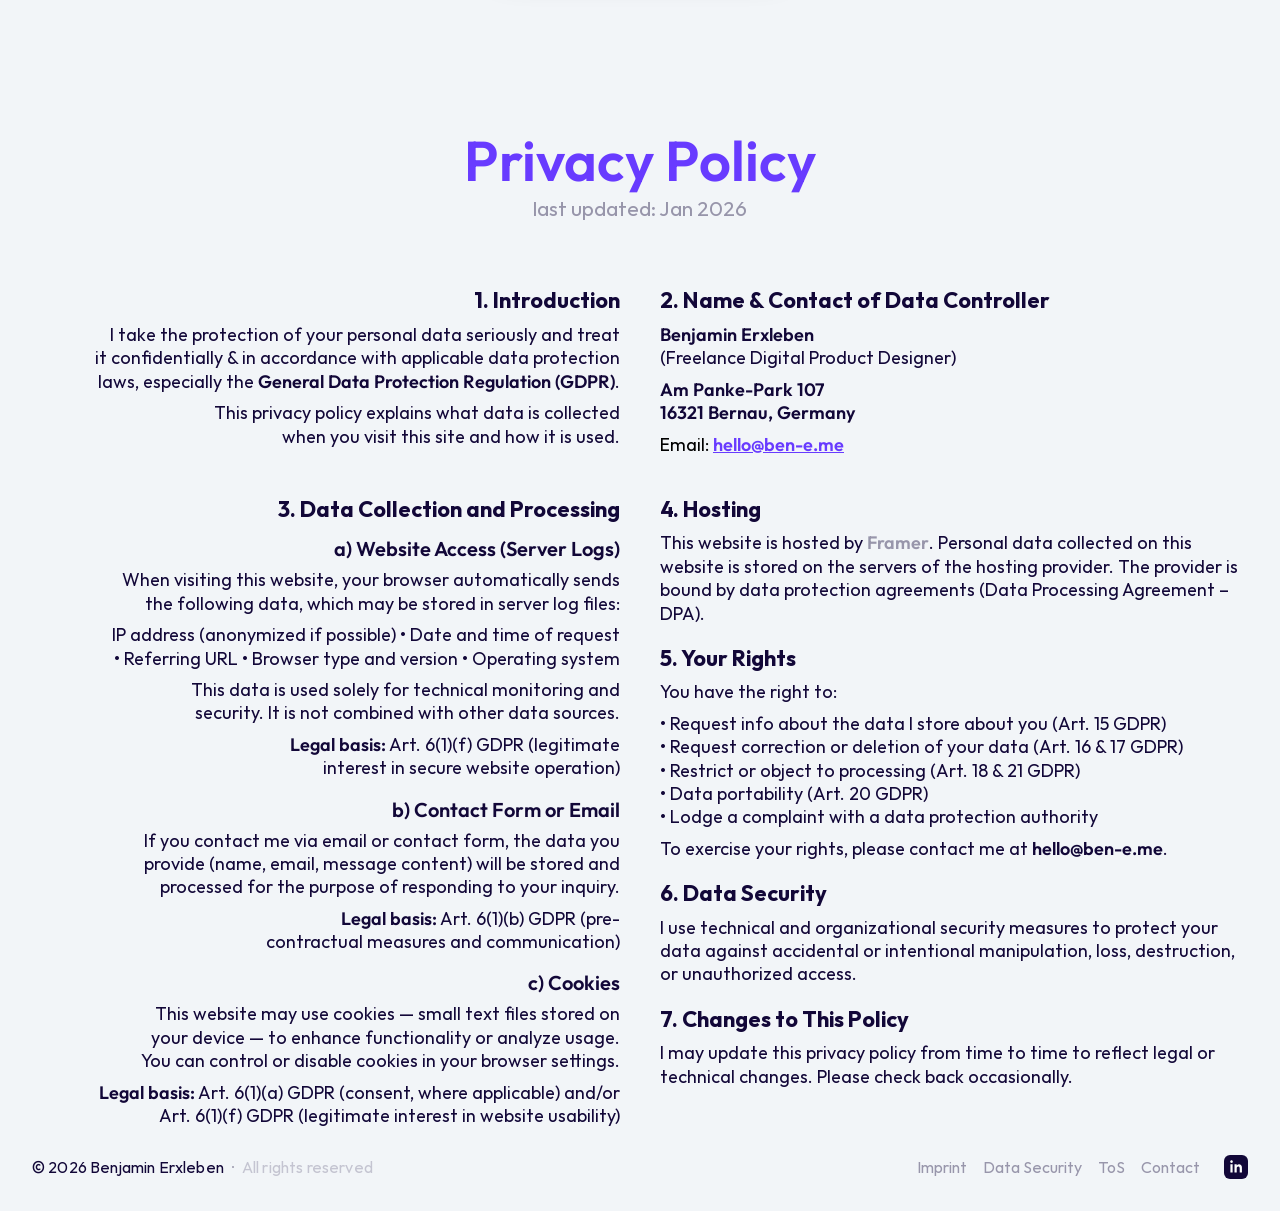
<file: privacy.html>
<!doctype html>
<!-- Made in Framer · framer.com ✨ -->
<!-- Published Feb 11, 2026, 5:38 PM UTC -->
<html lang="en" data-redirect-timezone="1">

<!-- Mirrored from www.ben-e.me/privacy by HTTrack Website Copier/3.x [XR&CO'2014], Wed, 06 May 2026 15:22:07 GMT -->
<head>
	<meta charset="utf-8">
	
	
	
	<!-- Start of headStart -->
    
    <!-- End of headStart -->
	<meta name="viewport" content="width=device-width">
	<meta name="generator" content="Framer 78aeb24">
	<title>Benjamin Erxleben - Digital Product Designer</title>
    <meta name="description" content="I’m a freelance Digital Product Designer and Design Multidisciplinarian helping growing startups &amp; companies navigate the challenges of scaling design via flexible, on-demand expertise across all typical design needs &amp; product stages. ">
    <meta name="framer-search-index" content="_assets/framerusercontent_com_ae3cfd8e83_searchIndex-iMp5uBNnUddl.json">
    <meta name="framer-search-index-fallback" content="_assets/framerusercontent_com_ebee2e666b_searchIndex-FoI8uHteirIl.json">
    <meta name="framer-html-plugin" content="disable">
    <link href="_assets/framerusercontent_com_84f26ad1e5_0Vy6AiZTH63za9SqmtOSCtCf2M.svg" rel="icon" media="(prefers-color-scheme: light)">
    <link href="_assets/framerusercontent_com_a9cf3ddd4a_Wb4vZeu1V4hQ3XMBcvAXjYJIkjQ.svg" rel="icon" media="(prefers-color-scheme: dark)">
    <!-- Open Graph / Facebook -->
    <meta property="og:type" content="website">
    <meta property="og:title" content="Benjamin Erxleben - Digital Product Designer">
    <meta property="og:description" content="I’m a freelance Digital Product Designer and Design Multidisciplinarian helping growing startups &amp; companies navigate the challenges of scaling design via flexible, on-demand expertise across all typical design needs &amp; product stages. ">
    <meta property="og:image" content="_assets/framerusercontent_com_379935bd94_h9nEaz5bfRF8Qut4vt05EF9S8.png">
    <!-- Twitter -->
    <meta name="twitter:card" content="summary_large_image">
    <meta name="twitter:title" content="Benjamin Erxleben - Digital Product Designer">
    <meta name="twitter:description" content="I’m a freelance Digital Product Designer and Design Multidisciplinarian helping growing startups &amp; companies navigate the challenges of scaling design via flexible, on-demand expertise across all typical design needs &amp; product stages. ">
    <meta name="twitter:image" content="_assets/framerusercontent_com_379935bd94_h9nEaz5bfRF8Qut4vt05EF9S8.png">
	
	<style data-framer-font-css>/* latin-ext */
@font-face {
  font-family: 'Outfit';
  font-style: normal;
  font-weight: 500;
  font-display: swap;
  src: url(_assets/fonts_gstatic_com_feaf43e855_QGYvz_MVcBeNP4NJuktqQ4E.woff2) format('woff2');
  unicode-range: U+0100-02BA, U+02BD-02C5, U+02C7-02CC, U+02CE-02D7, U+02DD-02FF, U+0304, U+0308, U+0329, U+1D00-1DBF, U+1E00-1E9F, U+1EF2-1EFF, U+2020, U+20A0-20AB, U+20AD-20C0, U+2113, U+2C60-2C7F, U+A720-A7FF;
}
/* latin */
@font-face {
  font-family: 'Outfit';
  font-style: normal;
  font-weight: 500;
  font-display: swap;
  src: url(_assets/fonts_gstatic_com_97312486bc_QGYvz_MVcBeNP4NJtEtq.woff2) format('woff2');
  unicode-range: U+0000-00FF, U+0131, U+0152-0153, U+02BB-02BC, U+02C6, U+02DA, U+02DC, U+0304, U+0308, U+0329, U+2000-206F, U+20AC, U+2122, U+2191, U+2193, U+2212, U+2215, U+FEFF, U+FFFD;
}
/* latin-ext */
@font-face {
  font-family: 'Outfit';
  font-style: normal;
  font-weight: 600;
  font-display: swap;
  src: url(_assets/fonts_gstatic_com_feaf43e855_QGYvz_MVcBeNP4NJuktqQ4E.woff2) format('woff2');
  unicode-range: U+0100-02BA, U+02BD-02C5, U+02C7-02CC, U+02CE-02D7, U+02DD-02FF, U+0304, U+0308, U+0329, U+1D00-1DBF, U+1E00-1E9F, U+1EF2-1EFF, U+2020, U+20A0-20AB, U+20AD-20C0, U+2113, U+2C60-2C7F, U+A720-A7FF;
}
/* latin */
@font-face {
  font-family: 'Outfit';
  font-style: normal;
  font-weight: 600;
  font-display: swap;
  src: url(_assets/fonts_gstatic_com_97312486bc_QGYvz_MVcBeNP4NJtEtq.woff2) format('woff2');
  unicode-range: U+0000-00FF, U+0131, U+0152-0153, U+02BB-02BC, U+02C6, U+02DA, U+02DC, U+0304, U+0308, U+0329, U+2000-206F, U+20AC, U+2122, U+2191, U+2193, U+2212, U+2215, U+FEFF, U+FFFD;
}

@font-face { font-family: "Inter"; src: url("_assets/framerusercontent_com_197dd74378_5vvr9Vy74if2I6bQbJvbw7SY1pQ.woff2"); font-display: swap; font-style: normal; font-weight: 400; unicode-range: U+0460-052F, U+1C80-1C88, U+20B4, U+2DE0-2DFF, U+A640-A69F, U+FE2E-FE2F }
@font-face { font-family: "Inter"; src: url("_assets/framerusercontent_com_f3fd018548_EOr0mi4hNtlgWNn9if640EZzXCo.woff2"); font-display: swap; font-style: normal; font-weight: 400; unicode-range: U+0301, U+0400-045F, U+0490-0491, U+04B0-04B1, U+2116 }
@font-face { font-family: "Inter"; src: url("_assets/framerusercontent_com_bb12e146ca_Y9k9QrlZAqio88Klkmbd8VoMQc.woff2"); font-display: swap; font-style: normal; font-weight: 400; unicode-range: U+1F00-1FFF }
@font-face { font-family: "Inter"; src: url("_assets/framerusercontent_com_ea808fe7d6_OYrD2tBIBPvoJXiIHnLoOXnY9M.woff2"); font-display: swap; font-style: normal; font-weight: 400; unicode-range: U+0370-03FF }
@font-face { font-family: "Inter"; src: url("_assets/framerusercontent_com_418c934c00_JeYwfuaPfZHQhEG8U5gtPDZ7WQ.woff2"); font-display: swap; font-style: normal; font-weight: 400; unicode-range: U+0100-024F, U+0259, U+1E00-1EFF, U+2020, U+20A0-20AB, U+20AD-20CF, U+2113, U+2C60-2C7F, U+A720-A7FF }
@font-face { font-family: "Inter"; src: url("_assets/framerusercontent_com_d2835f64ba_GrgcKwrN6d3Uz8EwcLHZxwEfC4.woff2"); font-display: swap; font-style: normal; font-weight: 400; unicode-range: U+0000-00FF, U+0131, U+0152-0153, U+02BB-02BC, U+02C6, U+02DA, U+02DC, U+2000-206F, U+2070, U+2074-207E, U+2080-208E, U+20AC, U+2122, U+2191, U+2193, U+2212, U+2215, U+FEFF, U+FFFD }
@font-face { font-family: "Inter"; src: url("_assets/framerusercontent_com_22b5f26fb6_b6Y37FthZeALduNqHicBT6FutY.woff2"); font-display: swap; font-style: normal; font-weight: 400; unicode-range: U+0102-0103, U+0110-0111, U+0128-0129, U+0168-0169, U+01A0-01A1, U+01AF-01B0, U+1EA0-1EF9, U+20AB }
@font-face { font-family: "Inter"; src: url("_assets/framerusercontent_com_9f76c3a5f7_DpPBYI0sL4fYLgAkX8KXOPVt7c.woff2"); font-display: swap; font-style: normal; font-weight: 700; unicode-range: U+0460-052F, U+1C80-1C88, U+20B4, U+2DE0-2DFF, U+A640-A69F, U+FE2E-FE2F }
@font-face { font-family: "Inter"; src: url("_assets/framerusercontent_com_3be39f5de4_4RAEQdEOrcnDkhHiiCbJOw92Lk.woff2"); font-display: swap; font-style: normal; font-weight: 700; unicode-range: U+0301, U+0400-045F, U+0490-0491, U+04B0-04B1, U+2116 }
@font-face { font-family: "Inter"; src: url("_assets/framerusercontent_com_be91894f01_1K3W8DizY3v4emK8Mb08YHxTbs.woff2"); font-display: swap; font-style: normal; font-weight: 700; unicode-range: U+1F00-1FFF }
@font-face { font-family: "Inter"; src: url("_assets/framerusercontent_com_974fd13b31_tUSCtfYVM1I1IchuyCwz9gDdQ.woff2"); font-display: swap; font-style: normal; font-weight: 700; unicode-range: U+0370-03FF }
@font-face { font-family: "Inter"; src: url("_assets/framerusercontent_com_b6c8387871_VgYFWiwsAC5OYxAycRXXvhze58.woff2"); font-display: swap; font-style: normal; font-weight: 700; unicode-range: U+0100-024F, U+0259, U+1E00-1EFF, U+2020, U+20A0-20AB, U+20AD-20CF, U+2113, U+2C60-2C7F, U+A720-A7FF }
@font-face { font-family: "Inter"; src: url("_assets/framerusercontent_com_452fe1601f_syRNPWzAMIrcJ3wIlPIP43KjQs.woff2"); font-display: swap; font-style: normal; font-weight: 700; unicode-range: U+0000-00FF, U+0131, U+0152-0153, U+02BB-02BC, U+02C6, U+02DA, U+02DC, U+2000-206F, U+2070, U+2074-207E, U+2080-208E, U+20AC, U+2122, U+2191, U+2193, U+2212, U+2215, U+FEFF, U+FFFD }
@font-face { font-family: "Inter"; src: url("_assets/framerusercontent_com_bcff39a6db_GIryZETIX4IFypco5pYZONKhJIo.woff2"); font-display: swap; font-style: normal; font-weight: 700; unicode-range: U+0102-0103, U+0110-0111, U+0128-0129, U+0168-0169, U+01A0-01A1, U+01AF-01B0, U+1EA0-1EF9, U+20AB }
@font-face { font-family: "Inter"; src: url("_assets/framerusercontent_com_776ea07d8a_vQyevYAyHtARFwPqUzQGpnDs.woff2"); font-display: swap; font-style: normal; font-weight: 400; unicode-range: U+0000-00FF, U+0131, U+0152-0153, U+02BB-02BC, U+02C6, U+02DA, U+02DC, U+2000-206F, U+2074, U+20AC, U+2122, U+2191, U+2193, U+2212, U+2215, U+FEFF, U+FFFD }
@font-face { font-family: "Inter"; src: url("_assets/framerusercontent_com_098848e1db_DXD0Q7LSl7HEvDzucnyLnGBHM.woff2"); font-display: swap; font-style: normal; font-weight: 700; unicode-range: U+0000-00FF, U+0131, U+0152-0153, U+02BB-02BC, U+02C6, U+02DA, U+02DC, U+2000-206F, U+2074, U+20AC, U+2122, U+2191, U+2193, U+2212, U+2215, U+FEFF, U+FFFD }
@font-face { font-family: "Inter"; src: url("_assets/framerusercontent_com_e1fb1f6952_H89BbHkbHDzlxZzxi8uPzTsp90.woff2"); font-display: swap; font-style: italic; font-weight: 700; unicode-range: U+0460-052F, U+1C80-1C88, U+20B4, U+2DE0-2DFF, U+A640-A69F, U+FE2E-FE2F }
@font-face { font-family: "Inter"; src: url("_assets/framerusercontent_com_bba4fadd8b_u6gJwDuwB143kpNK1T1MDKDWkMc.woff2"); font-display: swap; font-style: italic; font-weight: 700; unicode-range: U+0301, U+0400-045F, U+0490-0491, U+04B0-04B1, U+2116 }
@font-face { font-family: "Inter"; src: url("_assets/framerusercontent_com_8e7d41d947_43sJ6MfOPh1LCJt46OvyDuSbA6o.woff2"); font-display: swap; font-style: italic; font-weight: 700; unicode-range: U+1F00-1FFF }
@font-face { font-family: "Inter"; src: url("_assets/framerusercontent_com_7b05451fe6_wccHG0r4gBDAIRhfHiOlq6oEkqw.woff2"); font-display: swap; font-style: italic; font-weight: 700; unicode-range: U+0370-03FF }
@font-face { font-family: "Inter"; src: url("_assets/framerusercontent_com_78f4b8011b_WZ367JPwf9bRW6LdTHN8rXgSjw.woff2"); font-display: swap; font-style: italic; font-weight: 700; unicode-range: U+0100-024F, U+0259, U+1E00-1EFF, U+2020, U+20A0-20AB, U+20AD-20CF, U+2113, U+2C60-2C7F, U+A720-A7FF }
@font-face { font-family: "Inter"; src: url("_assets/framerusercontent_com_cc75eb3249_QxmhnWTzLtyjIiZcfaLIJ8EFBXU.woff2"); font-display: swap; font-style: italic; font-weight: 700; unicode-range: U+0000-00FF, U+0131, U+0152-0153, U+02BB-02BC, U+02C6, U+02DA, U+02DC, U+2000-206F, U+2074, U+20AC, U+2122, U+2191, U+2193, U+2212, U+2215, U+FEFF, U+FFFD }
@font-face { font-family: "Inter"; src: url("_assets/framerusercontent_com_be47bff5d1_2A4Xx7CngadFGlVV4xrO06OBHY.woff2"); font-display: swap; font-style: italic; font-weight: 700; unicode-range: U+0102-0103, U+0110-0111, U+0128-0129, U+0168-0169, U+01A0-01A1, U+01AF-01B0, U+1EA0-1EF9, U+20AB }
@font-face { font-family: "Inter"; src: url("_assets/framerusercontent_com_fb0edde261_CfMzU8w2e7tHgF4T4rATMPuWosA.woff2"); font-display: swap; font-style: italic; font-weight: 400; unicode-range: U+0460-052F, U+1C80-1C88, U+20B4, U+2DE0-2DFF, U+A640-A69F, U+FE2E-FE2F }
@font-face { font-family: "Inter"; src: url("_assets/framerusercontent_com_1a94ddb4e1_867QObYax8ANsfX4TGEVU9YiCM.woff2"); font-display: swap; font-style: italic; font-weight: 400; unicode-range: U+0301, U+0400-045F, U+0490-0491, U+04B0-04B1, U+2116 }
@font-face { font-family: "Inter"; src: url("_assets/framerusercontent_com_4bca00b775_Oyn2ZbENFdnW7mt2Lzjk1h9Zb9k.woff2"); font-display: swap; font-style: italic; font-weight: 400; unicode-range: U+1F00-1FFF }
@font-face { font-family: "Inter"; src: url("_assets/framerusercontent_com_b3ddf3f2cc_cdAe8hgZ1cMyLu9g005pAW3xMo.woff2"); font-display: swap; font-style: italic; font-weight: 400; unicode-range: U+0370-03FF }
@font-face { font-family: "Inter"; src: url("_assets/framerusercontent_com_90f4958b2f_DOfvtmE1UplCq161m6Hj8CSQYg.woff2"); font-display: swap; font-style: italic; font-weight: 400; unicode-range: U+0100-024F, U+0259, U+1E00-1EFF, U+2020, U+20A0-20AB, U+20AD-20CF, U+2113, U+2C60-2C7F, U+A720-A7FF }
@font-face { font-family: "Inter"; src: url("_assets/framerusercontent_com_9b3d822d43_vFzuJY0c65av44uhEKB6vyjFMg.woff2"); font-display: swap; font-style: italic; font-weight: 400; unicode-range: U+0000-00FF, U+0131, U+0152-0153, U+02BB-02BC, U+02C6, U+02DA, U+02DC, U+2000-206F, U+2074, U+20AC, U+2122, U+2191, U+2193, U+2212, U+2215, U+FEFF, U+FFFD }
@font-face { font-family: "Inter"; src: url("_assets/framerusercontent_com_3fa31eded4_tKtBcDnBMevsEEJKdNGhhkLzYo.woff2"); font-display: swap; font-style: italic; font-weight: 400; unicode-range: U+0102-0103, U+0110-0111, U+0128-0129, U+0168-0169, U+01A0-01A1, U+01AF-01B0, U+1EA0-1EF9, U+20AB }
@font-face { font-family: "Inter"; src: url("_assets/framerusercontent_com_aaed3c06be_05KsVHGDmqXSBXM4yRZ65P8i0s.woff2"); font-style: italic; font-weight: 900; unicode-range: U+0460-052F, U+1C80-1C88, U+20B4, U+2DE0-2DFF, U+A640-A69F, U+FE2E-FE2F }
@font-face { font-family: "Inter"; src: url("_assets/framerusercontent_com_7047bd4cd6_ky8ovPukK4dJ1Pxq74qGhOqCYI.woff2"); font-style: italic; font-weight: 900; unicode-range: U+0301, U+0400-045F, U+0490-0491, U+04B0-04B1, U+2116 }
@font-face { font-family: "Inter"; src: url("_assets/framerusercontent_com_cfa0a2ea2d_vvNSqIj42qeQ2bvCRBIWKHscrc.woff2"); font-style: italic; font-weight: 900; unicode-range: U+1F00-1FFF }
@font-face { font-family: "Inter"; src: url("_assets/framerusercontent_com_d49354010d_3ZmXbBKToJifDV9gwcifVd1tEY.woff2"); font-style: italic; font-weight: 900; unicode-range: U+0370-03FF }
@font-face { font-family: "Inter"; src: url("_assets/framerusercontent_com_6c8a101984_FNfhX3dt4ChuLJq2PwdlxHO7PU.woff2"); font-style: italic; font-weight: 900; unicode-range: U+0100-024F, U+0259, U+1E00-1EFF, U+2020, U+20A0-20AB, U+20AD-20CF, U+2113, U+2C60-2C7F, U+A720-A7FF }
@font-face { font-family: "Inter"; src: url("_assets/framerusercontent_com_517c055f25_g0c8vEViiXNlKAgI4Ymmk3Ig.woff2"); font-style: italic; font-weight: 900; unicode-range: U+0000-00FF, U+0131, U+0152-0153, U+02BB-02BC, U+02C6, U+02DA, U+02DC, U+2000-206F, U+2074, U+20AC, U+2122, U+2191, U+2193, U+2212, U+2215, U+FEFF, U+FFFD }
@font-face { font-family: "Inter"; src: url("_assets/framerusercontent_com_eb965eb5ff_efTfQcBJ53kM2pB1hezSZ3RDUFs.woff2"); font-style: italic; font-weight: 900; unicode-range: U+0102-0103, U+0110-0111, U+0128-0129, U+0168-0169, U+01A0-01A1, U+01AF-01B0, U+1EA0-1EF9, U+20AB }
@font-face { font-family: "Inter"; src: url("_assets/framerusercontent_com_7342a84724_ia3uin3hQWqDrVloC1zEtYHWw.woff2"); font-display: swap; font-style: italic; font-weight: 700; unicode-range: U+0000-00FF, U+0131, U+0152-0153, U+02BB-02BC, U+02C6, U+02DA, U+02DC, U+2000-206F, U+2070, U+2074-207E, U+2080-208E, U+20AC, U+2122, U+2191, U+2193, U+2212, U+2215, U+FEFF, U+FFFD }
@font-face { font-family: "Inter"; src: url("_assets/framerusercontent_com_c55f5a8ab7_pKRFNWFoZl77qYCAIp84lN1h944.woff2"); font-display: swap; font-style: italic; font-weight: 400; unicode-range: U+0000-00FF, U+0131, U+0152-0153, U+02BB-02BC, U+02C6, U+02DA, U+02DC, U+2000-206F, U+2070, U+2074-207E, U+2080-208E, U+20AC, U+2122, U+2191, U+2193, U+2212, U+2215, U+FEFF, U+FFFD }
@font-face { font-family: "Inter"; src: url("_assets/framerusercontent_com_494370e42c_mkY5Sgyq51ik0AMrSBwhm9DJg.woff2"); font-style: normal; font-weight: 900; unicode-range: U+0460-052F, U+1C80-1C88, U+20B4, U+2DE0-2DFF, U+A640-A69F, U+FE2E-FE2F }
@font-face { font-family: "Inter"; src: url("_assets/framerusercontent_com_98e006a70b_X5hj6qzcHUYv7h1390c8Rhm6550.woff2"); font-style: normal; font-weight: 900; unicode-range: U+0301, U+0400-045F, U+0490-0491, U+04B0-04B1, U+2116 }
@font-face { font-family: "Inter"; src: url("_assets/framerusercontent_com_d5262035fd_gQhNpS3tN86g8RcVKYUUaKt2oMQ.woff2"); font-style: normal; font-weight: 900; unicode-range: U+1F00-1FFF }
@font-face { font-family: "Inter"; src: url("_assets/framerusercontent_com_146bdc56fa_cugnVhSraaRyANCaUtI5FV17wk.woff2"); font-style: normal; font-weight: 900; unicode-range: U+0370-03FF }
@font-face { font-family: "Inter"; src: url("_assets/framerusercontent_com_bc2a9ceee8_5HcVoGak8k5agFJSaKa4floXVu0.woff2"); font-style: normal; font-weight: 900; unicode-range: U+0100-024F, U+0259, U+1E00-1EFF, U+2020, U+20A0-20AB, U+20AD-20CF, U+2113, U+2C60-2C7F, U+A720-A7FF }
@font-face { font-family: "Inter"; src: url("_assets/framerusercontent_com_be7b738af6_jn4BtSPLlS0NDp1KiFAtFKiiY0o.woff2"); font-style: normal; font-weight: 900; unicode-range: U+0000-00FF, U+0131, U+0152-0153, U+02BB-02BC, U+02C6, U+02DA, U+02DC, U+2000-206F, U+2074, U+20AC, U+2122, U+2191, U+2193, U+2212, U+2215, U+FEFF, U+FFFD }
@font-face { font-family: "Inter"; src: url("_assets/framerusercontent_com_f6380e18de_P2Bw01CtL0b9wqygO0sSVogWbo.woff2"); font-style: normal; font-weight: 900; unicode-range: U+0102-0103, U+0110-0111, U+0128-0129, U+0168-0169, U+01A0-01A1, U+01AF-01B0, U+1EA0-1EF9, U+20AB }
@font-face { font-family: "Outfit"; src: url("_assets/framerusercontent_com_bd0f706623_5REHZLR2B5PQAKMITIQJK6BDK34RDHS4.woff2"); font-display: swap; font-style: normal; font-weight: 400 }
@font-face { font-family: "Outfit"; src: url("_assets/framerusercontent_com_8a1bb9acbb_OKGWSU2PUNNFKQVFV2XFOSAHRXYREMR2.woff2"); font-display: swap; font-style: normal; font-weight: 700 }
@font-face { font-family: "Outfit"; src: url("_assets/framerusercontent_com_648031ea7f_QWBFHLNJNNJC3X2PA4WN6Q2H5G7OG6MX.woff2"); font-style: normal; font-weight: 900 }
@font-face { font-family: "Outfit"; src: url("_assets/framerusercontent_com_8fbfdfe753_MVYF4ESEAKEH43KA4UAEJXCVA2XP4RZO.woff2"); font-style: normal; font-weight: 100 }
@font-face { font-family: "Outfit"; src: url("_assets/framerusercontent_com_104891cc79_H5PDA446U7YOJH5A6HXMFOX33XDBMWB5.woff2"); font-display: swap; font-style: normal; font-weight: 800 }
@font-face { font-family: "Outfit"; src: url("_assets/framerusercontent_com_2a5b34fc95_W7JHARPQSG6P4YAUJKIMUM6JNAX2RFW3.woff2"); font-display: swap; font-style: normal; font-weight: 300 }
@font-face { font-family: "Outfit Placeholder"; src: local("Arial"); ascent-override: 99.94%; descent-override: 25.98%; line-gap-override: 0.00%; size-adjust: 100.06% }
@font-face { font-family: "Inter Placeholder"; src: local("Arial"); ascent-override: 89.79%; descent-override: 22.36%; line-gap-override: 0.00%; size-adjust: 107.89% }</style>
	<link href="https://fonts.gstatic.com" rel="preconnect" crossorigin>
	<meta name="robots" content="max-image-preview:large"><link rel="canonical" href="https://www.ben-e.me/privacy"><meta property="og:url" content="https://www.ben-e.me/privacy"><style data-framer-breakpoint-css>@media(min-width: 1200px){.hidden-pslcl1{display:none!important}}@media(min-width: 1000px) and (max-width: 1199.98px){.hidden-62kc41{display:none!important}}@media(min-width: 810px) and (max-width: 999.98px){.hidden-x1epi6{display:none!important}}@media(max-width: 809.98px){.hidden-cttu4z{display:none!important}}@media(min-width: 1000px){.hidden-dlwm6n{display:none!important}}@media(min-width: 810px) and (max-width: 999.98px){.hidden-10qlcn3{display:none!important}}@media(max-width: 809.98px){.hidden-1v7ewfy{display:none!important}}</style><style data-framer-css-ssr-minified data-framer-components="framer-lib-cursors-host framer-9FrE5 framer-dgCMB PropertyOverrides framer-vyvD6 framer-cpDtR framer-o5aRy framer-iFZYZ framer-lib-combinedCSSRules framer-BhjrF framer-muVlY framer-HGR07 framer-op8rn framer-RrrK2 framer-8yGeY framer-Pq8bR">html,body,#main{box-sizing:border-box;margin:0;padding:0}:root{-webkit-font-smoothing:antialiased;-moz-osx-font-smoothing:grayscale}*{box-sizing:border-box;-webkit-font-smoothing:inherit}h1,h2,h3,h4,h5,h6,p,figure{margin:0}body,input,textarea,select,button{font-family:sans-serif;font-size:12px}body{--token-505c996d-cb3a-4093-858b-1a5ccf545a43:#120738;--token-889256d3-84ee-438d-ba77-e52660077e6b:#683bff;--token-5ffd7827-2778-49f8-9ab1-860ee1877c5c:#fff;--token-8e7ffd52-8528-4637-9bfb-d6dca2dfcbec:#e6edf2;--token-8bcc23d0-e34c-4527-9e60-f541d7be55e6:#09dd9f;--token-09385086-0aaa-481b-8930-296be370d7c2:#2659ff;--token-d21a83c4-a935-4bea-b83d-974b96a030d2:#000;--token-8e891d1f-74ee-4523-9a6c-7bd4e639acff:#0a15ab;--token-85e3b1cb-8a77-4f0e-a675-69d63cb3de11:#049f96;--token-0306e9ca-4919-49c6-82f3-a114298c941b:#2e6be6;--token-9fef16ab-7767-4915-b96c-9bc2cc54fe45:#de0000;--token-7e1374bd-290b-4d03-b4ff-b4ce5e3096cc:#7347e2;--token-8d31113a-32c3-4205-8916-be8c5441ff73:#c96;--token-d63faadc-4209-490b-8007-d49ddff6acfb:#111f34;--framer-will-change-override:none}@supports (background:-webkit-named-image(i)) and (not (grid-template-rows:subgrid)){body{--framer-will-change-override:transform}}@supports (background:-webkit-named-image(i)) and (not (position-area:top right)){body{--framer-will-change-filter-override:filter}}[data-framer-component-type=Text] div div span,[data-framer-component-type=Text] a div span,[data-framer-component-type=Text] span span span,[data-framer-component-type=Text] p span span,[data-framer-component-type=Text] h1 span span,[data-framer-component-type=Text] h2 span span,[data-framer-component-type=Text] h3 span span,[data-framer-component-type=Text] h4 span span,[data-framer-component-type=Text] h5 span span,[data-framer-component-type=Text] h6 span span,[data-framer-component-type=Text] a{font-family:var(--font-family);font-style:var(--font-style);font-weight:min(calc(var(--framer-font-weight-increase,0) + var(--font-weight,400)),900);color:var(--text-color);letter-spacing:var(--letter-spacing);font-size:var(--font-size);text-transform:var(--text-transform);--text-decoration:var(--framer-text-decoration-style,solid)var(--framer-text-decoration,none)var(--framer-text-decoration-color,currentcolor)var(--framer-text-decoration-thickness,auto);--text-decoration-skip-ink:var(--framer-text-decoration-skip-ink);--text-underline-offset:var(--framer-text-decoration-offset);line-height:var(--line-height);--font-family:var(--framer-font-family);--font-style:var(--framer-font-style);--font-weight:var(--framer-font-weight);--text-color:var(--framer-text-color);--letter-spacing:var(--framer-letter-spacing);--font-size:var(--framer-font-size);--text-transform:var(--framer-text-transform);--line-height:var(--framer-line-height)}@supports not (color:color(display-p3 1 1 1)){p.framer-text,div.framer-text,h1.framer-text,h2.framer-text,h3.framer-text,h4.framer-text,h5.framer-text,h6.framer-text,li.framer-text,ol.framer-text,ul.framer-text,span.framer-text:not([data-text-fill]){color:var(--framer-blockquote-text-color-rgb,var(--framer-blockquote-text-color,var(--framer-text-color-rgb,var(--framer-text-color,#000))));-webkit-text-stroke-color:var(--framer-text-stroke-color-rgb,var(--framer-text-stroke-color,initial))}mark.framer-text{background-color:var(--framer-blockquote-text-background-color-rgb,var(--framer-blockquote-text-background-color,var(--framer-text-background-color-rgb,var(--framer-text-background-color,initial))))}}@supports not (color:color(display-p3 1 1 1)){code.framer-text,code.framer-text span.framer-text:not([data-text-fill]){color:var(--framer-blockquote-text-color-rgb,var(--framer-blockquote-text-color,var(--framer-code-text-color-rgb,var(--framer-code-text-color,var(--framer-text-color-rgb,var(--framer-text-color,#000))))))}}@supports not (color:color(display-p3 1 1 1)){a.framer-text,span.framer-text[data-nested-link]{color:var(--framer-blockquote-text-color-rgb,var(--framer-blockquote-text-color,var(--framer-link-text-color-rgb,var(--framer-link-text-color,var(--framer-text-color-rgb,var(--framer-text-color,#000))))));background-color:var(--framer-link-text-background-color-rgb,var(--framer-link-text-background-color,initial));-webkit-text-decoration-color:var(--framer-link-text-decoration-color-rgb,var(--framer-link-text-decoration-color,var(--framer-text-decoration-color-rgb,var(--framer-text-decoration-color,currentcolor))));text-decoration-color:var(--framer-link-text-decoration-color-rgb,var(--framer-link-text-decoration-color,var(--framer-text-decoration-color-rgb,var(--framer-text-decoration-color,currentcolor))))}}@supports not (color:color(display-p3 1 1 1)){code.framer-text a.framer-text,code.framer-text a.framer-text span.framer-text:not([data-text-fill]),code.framer-text span.framer-text[data-nested-link],code.framer-text span.framer-text[data-nested-link] span.framer-text:not([data-text-fill]){color:var(--framer-blockquote-text-color-rgb,var(--framer-blockquote-text-color,var(--framer-link-text-color-rgb,var(--framer-link-text-color,var(--framer-code-text-color-rgb,var(--framer-code-text-color,var(--framer-text-color-rgb,var(--framer-text-color,#000))))))))}}@supports not (color:color(display-p3 1 1 1)){a.framer-text:hover,span.framer-text[data-nested-link]:hover{color:var(--framer-link-hover-text-color-rgb,var(--framer-link-hover-text-color,var(--framer-blockquote-text-color-rgb,var(--framer-blockquote-text-color,var(--framer-link-text-color-rgb,var(--framer-link-text-color,var(--framer-text-color-rgb,var(--framer-text-color,#000))))))));background-color:var(--framer-link-hover-text-background-color-rgb,var(--framer-link-hover-text-background-color,var(--framer-link-text-background-color-rgb,var(--framer-link-text-background-color,var(--framer-text-background-color-rgb,var(--framer-text-background-color,initial))))));-webkit-text-decoration-color:var(--framer-link-hover-text-decoration-color-rgb,var(--framer-link-hover-text-decoration-color,var(--framer-link-text-decoration-color-rgb,var(--framer-link-text-decoration-color,var(--framer-text-decoration-color-rgb,var(--framer-text-decoration-color,currentcolor))))));text-decoration-color:var(--framer-link-hover-text-decoration-color-rgb,var(--framer-link-hover-text-decoration-color,var(--framer-link-text-decoration-color-rgb,var(--framer-link-text-decoration-color,var(--framer-text-decoration-color-rgb,var(--framer-text-decoration-color,currentcolor))))))}}@supports not (color:color(display-p3 1 1 1)){code.framer-text a.framer-text:hover,code.framer-text span.framer-text[data-nested-link]:hover{color:var(--framer-link-hover-text-color-rgb,var(--framer-link-hover-text-color,var(--framer-blockquote-text-color-rgb,var(--framer-blockquote-text-color,var(--framer-link-text-color-rgb,var(--framer-link-text-color,var(--framer-code-text-color-rgb,var(--framer-code-text-color,var(--framer-text-color-rgb,var(--framer-text-color,#000))))))))))}}@supports not (color:color(display-p3 1 1 1)){a.framer-text[data-framer-page-link-current],span.framer-text[data-framer-page-link-current]{color:var(--framer-link-current-text-color-rgb,var(--framer-link-current-text-color,var(--framer-link-text-color-rgb,var(--framer-link-text-color,var(--framer-text-color-rgb,var(--framer-text-color,#000))))));background-color:var(--framer-link-current-text-background-color-rgb,var(--framer-link-current-text-background-color,var(--framer-link-text-background-color-rgb,var(--framer-link-text-background-color,var(--framer-text-background-color-rgb,var(--framer-text-background-color,initial))))));-webkit-text-decoration-color:var(--framer-link-current-text-decoration-color-rgb,var(--framer-link-current-text-decoration-color,var(--framer-link-text-decoration-color-rgb,var(--framer-link-text-decoration-color,var(--framer-text-decoration-color-rgb,var(--framer-text-decoration-color,currentcolor))))));text-decoration-color:var(--framer-link-current-text-decoration-color-rgb,var(--framer-link-current-text-decoration-color,var(--framer-link-text-decoration-color-rgb,var(--framer-link-text-decoration-color,var(--framer-text-decoration-color-rgb,var(--framer-text-decoration-color,currentcolor))))))}}@supports not (color:color(display-p3 1 1 1)){code.framer-text a.framer-text[data-framer-page-link-current],code.framer-text a.framer-text[data-framer-page-link-current] span.framer-text:not([data-text-fill]),code.framer-text span.framer-text[data-framer-page-link-current],code.framer-text span.framer-text[data-framer-page-link-current] span.framer-text:not([data-text-fill]){color:var(--framer-link-current-text-color-rgb,var(--framer-link-current-text-color,var(--framer-link-text-color-rgb,var(--framer-link-text-color,var(--framer-code-text-color-rgb,var(--framer-code-text-color,var(--framer-text-color-rgb,var(--framer-text-color,#000))))))));background-color:var(--framer-link-current-text-background-color-rgb,var(--framer-link-current-text-background-color,var(--framer-link-text-background-color-rgb,var(--framer-link-text-background-color,var(--framer-text-background-color-rgb,var(--framer-text-background-color,initial))))))}}@supports not (color:color(display-p3 1 1 1)){a.framer-text[data-framer-page-link-current]:hover,span.framer-text[data-framer-page-link-current]:hover{color:var(--framer-link-hover-text-color-rgb,var(--framer-link-hover-text-color,var(--framer-link-current-text-color-rgb,var(--framer-link-current-text-color,var(--framer-link-text-color-rgb,var(--framer-link-text-color,var(--framer-code-text-color-rgb,var(--framer-code-text-color,var(--framer-text-color-rgb,var(--framer-text-color,#000))))))))));background-color:var(--framer-link-hover-text-background-color-rgb,var(--framer-link-hover-text-background-color,var(--framer-link-current-text-background-color-rgb,var(--framer-link-current-text-background-color,var(--framer-link-text-background-color-rgb,var(--framer-link-text-background-color,initial))))));-webkit-text-decoration-color:var(--framer-link-hover-text-decoration-color-rgb,var(--framer-link-hover-text-decoration-color,var(--framer-link-current-text-decoration-color-rgb,var(--framer-link-current-text-decoration-color,var(--framer-link-text-decoration-color-rgb,var(--framer-link-text-decoration-color,var(--framer-text-decoration-color-rgb,var(--framer-text-decoration-color,currentcolor))))))));text-decoration-color:var(--framer-link-hover-text-decoration-color-rgb,var(--framer-link-hover-text-decoration-color,var(--framer-link-current-text-decoration-color-rgb,var(--framer-link-current-text-decoration-color,var(--framer-link-text-decoration-color-rgb,var(--framer-link-text-decoration-color,var(--framer-text-decoration-color-rgb,var(--framer-text-decoration-color,currentcolor))))))))}}@supports not (color:color(display-p3 1 1 1)){code.framer-text a.framer-text[data-framer-page-link-current]:hover,code.framer-text a.framer-text[data-framer-page-link-current]:hover span.framer-text:not([data-text-fill]),code.framer-text span.framer-text[data-framer-page-link-current]:hover,code.framer-text span.framer-text[data-framer-page-link-current]:hover span.framer-text:not([data-text-fill]){color:var(--framer-link-hover-text-color-rgb,var(--framer-link-hover-text-color,var(--framer-link-current-text-color-rgb,var(--framer-link-current-text-color,var(--framer-link-text-color-rgb,var(--framer-link-text-color,var(--framer-code-text-color-rgb,var(--framer-code-text-color,var(--framer-text-color-rgb,var(--framer-text-color,#000))))))))));background-color:var(--framer-link-hover-text-background-color-rgb,var(--framer-link-hover-text-background-color,var(--framer-link-current-text-background-color-rgb,var(--framer-link-current-text-background-color,var(--framer-link-text-background-color-rgb,var(--framer-link-text-background-color,initial))))))}}@supports not (aspect-ratio:1){.framer-text-module:not([data-width=fit])[style*=aspect-ratio]{position:relative!important}.framer-text-module:not([data-width=fit])[style*=aspect-ratio]:before{content:"";padding-bottom:calc(100%/calc(var(--aspect-ratio)));display:block}.framer-text-module[data-width=fill]>:first-child,.framer-text-module[data-width=fill]>.ssr-variant>:first-child,.framer-text-module:not([data-width=fit])[style*=aspect-ratio]>:first-child,.framer-text-module:not([data-width=fit])[style*=aspect-ratio]>.ssr-variant>:first-child{position:absolute;top:0;left:0;height:100%!important}}@supports not (overflow:clip){:root{--overflow-clip-fallback:hidden}}@supports (background:-webkit-named-image(i)) and (not (contain-intrinsic-size:inherit)){div.framer-text,p.framer-text,h1.framer-text,h2.framer-text,h3.framer-text,h4.framer-text,h5.framer-text,h6.framer-text,ol.framer-text,ul.framer-text,li.framer-text,blockquote.framer-text,.framer-text.framer-image{display:var(--text-truncation-display-inline-for-safari-16,revert)}div.framer-text:after,p.framer-text:after,h1.framer-text:after,h2.framer-text:after,h3.framer-text:after,h4.framer-text:after,h5.framer-text:after,h6.framer-text:after,ol.framer-text:after,ul.framer-text:after,li.framer-text:after,blockquote.framer-text:after,.framer-text.framer-image:after{content:var(--text-truncation-line-break-for-safari-16);white-space:pre}.framer-text.framer-text-module,.framer-text.framer-table-wrapper{display:var(--text-truncation-display-none-for-safari-16,revert)}p.framer-text[data-text-fill]{display:var(--text-truncation-display-inline-for-safari-16,inline-block)}}@supports (corner-shape:superellipse(2)){:root{--one-if-corner-shape-supported:1}}.framer-cursor-none,.framer-cursor-none *{cursor:none!important}.framer-pointer-events-none,.framer-pointer-events-none *{pointer-events:none!important}@supports (aspect-ratio:1){body{--framer-aspect-ratio-supported:auto}}.framer-9FrE5.framer-v4ixlq,.framer-9FrE5 .framer-v4ixlq{display:block}.framer-9FrE5.framer-dlwm6n{background-color:var(--1h4xrgs);flex-flow:column;place-content:center flex-start;align-items:center;gap:0;width:100%;height:min-content;padding:0;display:flex;position:relative;overflow:visible}.framer-9FrE5 .framer-9disin{background:0 0;flex-grow:1;width:0;height:0;margin:0;position:relative}.framer-9FrE5 .framer-hp9is2-container{flex:none;order:1001;width:100%;height:auto;position:relative}[data-layout-template=true]>#overlay{margin-bottom:0}@supports (aspect-ratio:1){body{--framer-aspect-ratio-supported:auto}}.framer-dgCMB.framer-1pxeqq3,.framer-dgCMB .framer-1pxeqq3{display:block}.framer-dgCMB.framer-pslcl1{background-color:var(--token-8e7ffd52-8528-4637-9bfb-d6dca2dfcbec,#e6edf2);flex-flow:column;place-content:center flex-start;align-items:center;gap:0;width:1200px;height:min-content;padding:0;display:flex;position:relative;overflow:hidden}.framer-dgCMB .framer-1bj1lst{aspect-ratio:1;height:var(--framer-aspect-ratio-supported,48px);will-change:var(--framer-will-change-override,transform);z-index:1;border-radius:100%;flex:none;width:48px;text-decoration:none;position:fixed;bottom:40px;right:40px;overflow:hidden;box-shadow:0 1px 3px #ffffffbd,0 4px 12px #12073840,0 8px 24px #12073859}.framer-dgCMB .framer-1rlyqxb-container{aspect-ratio:1;height:var(--framer-aspect-ratio-supported,32px);pointer-events:auto;z-index:1;flex:none;position:absolute;bottom:0;left:0;right:0}.framer-dgCMB .framer-1k2o1je-container{z-index:1;flex:none;width:100%;height:auto;position:fixed;top:-117px;right:0}.framer-dgCMB .framer-2gf55h{flex-flow:column;flex:none;place-content:center;align-items:center;gap:0;width:100%;height:min-content;padding:101px 32px 20px;display:flex;position:relative;overflow:hidden}.framer-dgCMB .framer-wppmb5-container{flex:none;height:auto;position:absolute;top:0;left:0;right:0}.framer-dgCMB.framer-1eflgy7{-webkit-user-select:none;user-select:none;z-index:3;background-color:#0009;position:fixed;inset:0}.framer-dgCMB.framer-10zwq9i-container{z-index:3;flex:none;position:fixed;inset:0}.framer-dgCMB .framer-xrwtrh{flex-flow:column;flex:none;place-content:center;align-items:center;gap:64px;width:100%;height:min-content;padding:32px 0 8px;display:flex;position:relative;overflow:hidden}.framer-dgCMB .framer-1h008sj{flex-flow:column;flex:none;place-content:center;align-items:center;gap:4px;width:100%;height:min-content;padding:0;display:flex;position:relative;overflow:hidden}.framer-dgCMB .framer-iu37ki{--framer-link-text-color:#09f;--framer-link-text-decoration:underline;--framer-text-wrap-override:balance;flex:none;width:100%;max-width:80%;height:auto;position:relative}.framer-dgCMB .framer-14dewap{--framer-link-text-color:#09f;--framer-link-text-decoration:underline;opacity:.4;white-space:pre-wrap;word-break:break-word;word-wrap:break-word;flex:none;width:100%;height:auto;position:relative}.framer-dgCMB .framer-51nfjt{flex-flow:column;flex:none;place-content:center;align-items:center;gap:40px;width:100%;height:min-content;padding:0;display:flex;position:relative;overflow:hidden}.framer-dgCMB .framer-1jiibt7{flex-flow:row;flex:none;place-content:flex-start center;align-items:flex-start;gap:40px;width:100%;height:min-content;padding:0;display:flex;position:relative;overflow:hidden}.framer-dgCMB .framer-14knuy9{flex-flow:column;flex:1 0 0;place-content:center;align-items:center;gap:0;width:1px;height:min-content;padding:0;display:flex;position:relative;overflow:hidden}.framer-dgCMB .framer-j9sqso,.framer-dgCMB .framer-tawp1m,.framer-dgCMB .framer-xwgafk,.framer-dgCMB .framer-1ksjirb,.framer-dgCMB .framer-17m5iec,.framer-dgCMB .framer-15wu6aq,.framer-dgCMB .framer-1t16mql{flex-flow:column;flex:none;place-content:center;align-items:center;gap:10px;width:100%;height:min-content;padding:0 0 8px;display:flex;position:relative;overflow:hidden}.framer-dgCMB .framer-aup12c,.framer-dgCMB .framer-192z414,.framer-dgCMB .framer-fmpfk,.framer-dgCMB .framer-1pj40wp,.framer-dgCMB .framer-1bfl0o9,.framer-dgCMB .framer-1g18uq8,.framer-dgCMB .framer-1hnacff{--framer-link-text-color:#09f;--framer-link-text-decoration:underline;white-space:pre-wrap;word-break:break-word;word-wrap:break-word;flex:none;width:100%;height:auto;position:relative}.framer-dgCMB .framer-1xsaqvb,.framer-dgCMB .framer-xy1tn8,.framer-dgCMB .framer-7ku6je,.framer-dgCMB .framer-9ld2sy,.framer-dgCMB .framer-uwmstc,.framer-dgCMB .framer-18kp0j2,.framer-dgCMB .framer-kahsfa{--framer-link-text-color:#09f;--framer-link-text-decoration:underline;--framer-text-wrap-override:balance;flex:none;width:100%;height:auto;position:relative}.framer-dgCMB .framer-zhvgj5{flex-flow:column;flex:1 0 0;place-content:center space-between;align-self:stretch;align-items:center;width:1px;height:auto;padding:0;display:flex;position:relative;overflow:hidden}.framer-dgCMB .framer-1nu5mmu,.framer-dgCMB .framer-1kxtgan,.framer-dgCMB .framer-1p3ulxy,.framer-dgCMB .framer-1b9pwuu,.framer-dgCMB .framer-1t9jrw1{flex-flow:column;flex:none;place-content:center;align-items:center;gap:0;width:100%;height:min-content;padding:0;display:flex;position:relative;overflow:hidden}.framer-dgCMB .framer-kbs4jl,.framer-dgCMB .framer-1qehvkh,.framer-dgCMB .framer-6meik7,.framer-dgCMB .framer-1meczbn,.framer-dgCMB .framer-aems2v{white-space:pre-wrap;word-break:break-word;word-wrap:break-word;flex:none;width:100%;height:auto;position:relative}.framer-dgCMB .framer-qxfty9{flex-flow:row;flex:none;place-content:flex-start center;align-items:flex-start;gap:32px 40px;width:100%;height:min-content;padding:0;display:flex;position:relative;overflow:hidden}.framer-dgCMB .framer-m4sjnj{flex-flow:column;flex:1 0 0;place-content:center;align-items:center;gap:7px;width:1px;height:min-content;padding:0;display:flex;position:relative;overflow:hidden}.framer-dgCMB .framer-9pjieq,.framer-dgCMB .framer-l0wvpo{flex-flow:column;flex:none;place-content:center;align-items:center;gap:8px;width:100%;height:min-content;padding:0 0 12px;display:flex;position:relative;overflow:hidden}.framer-dgCMB .framer-njpfzj{flex-flow:column;flex:none;place-content:center;align-items:center;gap:8px;width:100%;height:min-content;padding:0;display:flex;position:relative;overflow:hidden}.framer-dgCMB .framer-1o2ip2u{flex-flow:column;flex:1 0 0;place-content:center;align-items:center;gap:20px;width:1px;height:min-content;padding:0;display:flex;position:relative;overflow:hidden}.framer-g37ky .framer-styles-preset-vk1isq:not(.rich-text-wrapper),.framer-g37ky .framer-styles-preset-vk1isq.rich-text-wrapper h1{--framer-font-family:"Outfit","Outfit Placeholder",sans-serif;--framer-font-family-bold:"Outfit","Outfit Placeholder",sans-serif;--framer-font-open-type-features:normal;--framer-font-size:56px;--framer-font-style:normal;--framer-font-style-bold:normal;--framer-font-variation-axes:normal;--framer-font-weight:500;--framer-font-weight-bold:600;--framer-letter-spacing:0px;--framer-line-height:100%;--framer-paragraph-spacing:0px;--framer-text-alignment:start;--framer-text-color:var(--token-5ffd7827-2778-49f8-9ab1-860ee1877c5c,#fff);--framer-text-decoration:none;--framer-text-stroke-color:initial;--framer-text-stroke-width:initial;--framer-text-transform:none}@media (max-width:1199px) and (min-width:1000px){.framer-g37ky .framer-styles-preset-vk1isq:not(.rich-text-wrapper),.framer-g37ky .framer-styles-preset-vk1isq.rich-text-wrapper h1{--framer-font-family:"Outfit","Outfit Placeholder",sans-serif;--framer-font-family-bold:"Outfit","Outfit Placeholder",sans-serif;--framer-font-open-type-features:normal;--framer-font-size:56px;--framer-font-style:normal;--framer-font-style-bold:normal;--framer-font-variation-axes:normal;--framer-font-weight:500;--framer-font-weight-bold:600;--framer-letter-spacing:0px;--framer-line-height:100%;--framer-paragraph-spacing:0px;--framer-text-alignment:start;--framer-text-color:var(--token-5ffd7827-2778-49f8-9ab1-860ee1877c5c,#fff);--framer-text-decoration:none;--framer-text-stroke-color:initial;--framer-text-stroke-width:initial;--framer-text-transform:none}}@media (max-width:999px) and (min-width:810px){.framer-g37ky .framer-styles-preset-vk1isq:not(.rich-text-wrapper),.framer-g37ky .framer-styles-preset-vk1isq.rich-text-wrapper h1{--framer-font-family:"Outfit","Outfit Placeholder",sans-serif;--framer-font-family-bold:"Outfit","Outfit Placeholder",sans-serif;--framer-font-open-type-features:normal;--framer-font-size:48px;--framer-font-style:normal;--framer-font-style-bold:normal;--framer-font-variation-axes:normal;--framer-font-weight:500;--framer-font-weight-bold:600;--framer-letter-spacing:0px;--framer-line-height:100%;--framer-paragraph-spacing:0px;--framer-text-alignment:start;--framer-text-color:var(--token-5ffd7827-2778-49f8-9ab1-860ee1877c5c,#fff);--framer-text-decoration:none;--framer-text-stroke-color:initial;--framer-text-stroke-width:initial;--framer-text-transform:none}}@media (max-width:809px) and (min-width:620px){.framer-g37ky .framer-styles-preset-vk1isq:not(.rich-text-wrapper),.framer-g37ky .framer-styles-preset-vk1isq.rich-text-wrapper h1{--framer-font-family:"Outfit","Outfit Placeholder",sans-serif;--framer-font-family-bold:"Outfit","Outfit Placeholder",sans-serif;--framer-font-open-type-features:normal;--framer-font-size:48px;--framer-font-style:normal;--framer-font-style-bold:normal;--framer-font-variation-axes:normal;--framer-font-weight:500;--framer-font-weight-bold:600;--framer-letter-spacing:0px;--framer-line-height:100%;--framer-paragraph-spacing:0px;--framer-text-alignment:start;--framer-text-color:var(--token-5ffd7827-2778-49f8-9ab1-860ee1877c5c,#fff);--framer-text-decoration:none;--framer-text-stroke-color:initial;--framer-text-stroke-width:initial;--framer-text-transform:none}}@media (max-width:619px) and (min-width:0){.framer-g37ky .framer-styles-preset-vk1isq:not(.rich-text-wrapper),.framer-g37ky .framer-styles-preset-vk1isq.rich-text-wrapper h1{--framer-font-family:"Outfit","Outfit Placeholder",sans-serif;--framer-font-family-bold:"Outfit","Outfit Placeholder",sans-serif;--framer-font-open-type-features:normal;--framer-font-size:44px;--framer-font-style:normal;--framer-font-style-bold:normal;--framer-font-variation-axes:normal;--framer-font-weight:500;--framer-font-weight-bold:600;--framer-letter-spacing:0px;--framer-line-height:100%;--framer-paragraph-spacing:0px;--framer-text-alignment:start;--framer-text-color:var(--token-5ffd7827-2778-49f8-9ab1-860ee1877c5c,#fff);--framer-text-decoration:none;--framer-text-stroke-color:initial;--framer-text-stroke-width:initial;--framer-text-transform:none}}.framer-nzd7x .framer-styles-preset-1knr8xl:not(.rich-text-wrapper),.framer-nzd7x .framer-styles-preset-1knr8xl.rich-text-wrapper p{--framer-font-family:"Outfit","Outfit Placeholder",sans-serif;--framer-font-family-bold:"Outfit","Outfit Placeholder",sans-serif;--framer-font-family-bold-italic:"Inter","Inter Placeholder",sans-serif;--framer-font-family-italic:"Inter","Inter Placeholder",sans-serif;--framer-font-open-type-features:normal;--framer-font-size:21px;--framer-font-style:normal;--framer-font-style-bold:normal;--framer-font-style-bold-italic:italic;--framer-font-style-italic:italic;--framer-font-variation-axes:normal;--framer-font-weight:400;--framer-font-weight-bold:600;--framer-font-weight-bold-italic:700;--framer-font-weight-italic:400;--framer-letter-spacing:0px;--framer-line-height:145%;--framer-paragraph-spacing:16px;--framer-text-alignment:left;--framer-text-color:var(--token-505c996d-cb3a-4093-858b-1a5ccf545a43,#120738);--framer-text-decoration:none;--framer-text-stroke-color:initial;--framer-text-stroke-width:initial;--framer-text-transform:none}@media (max-width:1199px) and (min-width:1000px){.framer-nzd7x .framer-styles-preset-1knr8xl:not(.rich-text-wrapper),.framer-nzd7x .framer-styles-preset-1knr8xl.rich-text-wrapper p{--framer-font-family:"Outfit","Outfit Placeholder",sans-serif;--framer-font-family-bold:"Outfit","Outfit Placeholder",sans-serif;--framer-font-family-bold-italic:"Inter","Inter Placeholder",sans-serif;--framer-font-family-italic:"Inter","Inter Placeholder",sans-serif;--framer-font-open-type-features:normal;--framer-font-size:21px;--framer-font-style:normal;--framer-font-style-bold:normal;--framer-font-style-bold-italic:italic;--framer-font-style-italic:italic;--framer-font-variation-axes:normal;--framer-font-weight:400;--framer-font-weight-bold:600;--framer-font-weight-bold-italic:700;--framer-font-weight-italic:400;--framer-letter-spacing:0px;--framer-line-height:145%;--framer-paragraph-spacing:16px;--framer-text-alignment:left;--framer-text-color:var(--token-505c996d-cb3a-4093-858b-1a5ccf545a43,#120738);--framer-text-decoration:none;--framer-text-stroke-color:initial;--framer-text-stroke-width:initial;--framer-text-transform:none}}@media (max-width:999px) and (min-width:810px){.framer-nzd7x .framer-styles-preset-1knr8xl:not(.rich-text-wrapper),.framer-nzd7x .framer-styles-preset-1knr8xl.rich-text-wrapper p{--framer-font-family:"Outfit","Outfit Placeholder",sans-serif;--framer-font-family-bold:"Outfit","Outfit Placeholder",sans-serif;--framer-font-family-bold-italic:"Inter","Inter Placeholder",sans-serif;--framer-font-family-italic:"Inter","Inter Placeholder",sans-serif;--framer-font-open-type-features:normal;--framer-font-size:21px;--framer-font-style:normal;--framer-font-style-bold:normal;--framer-font-style-bold-italic:italic;--framer-font-style-italic:italic;--framer-font-variation-axes:normal;--framer-font-weight:400;--framer-font-weight-bold:600;--framer-font-weight-bold-italic:700;--framer-font-weight-italic:400;--framer-letter-spacing:0px;--framer-line-height:145%;--framer-paragraph-spacing:16px;--framer-text-alignment:left;--framer-text-color:var(--token-505c996d-cb3a-4093-858b-1a5ccf545a43,#120738);--framer-text-decoration:none;--framer-text-stroke-color:initial;--framer-text-stroke-width:initial;--framer-text-transform:none}}@media (max-width:809px) and (min-width:0){.framer-nzd7x .framer-styles-preset-1knr8xl:not(.rich-text-wrapper),.framer-nzd7x .framer-styles-preset-1knr8xl.rich-text-wrapper p{--framer-font-family:"Outfit","Outfit Placeholder",sans-serif;--framer-font-family-bold:"Outfit","Outfit Placeholder",sans-serif;--framer-font-family-bold-italic:"Inter","Inter Placeholder",sans-serif;--framer-font-family-italic:"Inter","Inter Placeholder",sans-serif;--framer-font-open-type-features:normal;--framer-font-size:18px;--framer-font-style:normal;--framer-font-style-bold:normal;--framer-font-style-bold-italic:italic;--framer-font-style-italic:italic;--framer-font-variation-axes:normal;--framer-font-weight:400;--framer-font-weight-bold:600;--framer-font-weight-bold-italic:700;--framer-font-weight-italic:400;--framer-letter-spacing:0px;--framer-line-height:145%;--framer-paragraph-spacing:12px;--framer-text-alignment:left;--framer-text-color:var(--token-505c996d-cb3a-4093-858b-1a5ccf545a43,#120738);--framer-text-decoration:none;--framer-text-stroke-color:initial;--framer-text-stroke-width:initial;--framer-text-transform:none}}.framer-1hGuM .framer-styles-preset-fu6awv:not(.rich-text-wrapper),.framer-1hGuM .framer-styles-preset-fu6awv.rich-text-wrapper h5{--framer-font-family:"Outfit","Outfit Placeholder",sans-serif;--framer-font-family-bold:"Outfit","Outfit Placeholder",sans-serif;--framer-font-family-bold-italic:"Inter",sans-serif;--framer-font-family-italic:"Inter","Inter Placeholder",sans-serif;--framer-font-open-type-features:"blwf" on,"cv09" on,"cv03" on,"cv04" on,"cv11" on;--framer-font-size:22px;--framer-font-style:normal;--framer-font-style-bold:normal;--framer-font-style-bold-italic:italic;--framer-font-style-italic:italic;--framer-font-variation-axes:normal;--framer-font-weight:300;--framer-font-weight-bold:700;--framer-font-weight-bold-italic:900;--framer-font-weight-italic:700;--framer-letter-spacing:0em;--framer-line-height:125%;--framer-paragraph-spacing:40px;--framer-text-alignment:left;--framer-text-color:var(--token-889256d3-84ee-438d-ba77-e52660077e6b,#683bff);--framer-text-decoration:none;--framer-text-stroke-color:initial;--framer-text-stroke-width:initial;--framer-text-transform:none}@media (max-width:1199px) and (min-width:1000px){.framer-1hGuM .framer-styles-preset-fu6awv:not(.rich-text-wrapper),.framer-1hGuM .framer-styles-preset-fu6awv.rich-text-wrapper h5{--framer-font-family:"Outfit","Outfit Placeholder",sans-serif;--framer-font-family-bold:"Outfit","Outfit Placeholder",sans-serif;--framer-font-family-bold-italic:"Inter",sans-serif;--framer-font-family-italic:"Inter","Inter Placeholder",sans-serif;--framer-font-open-type-features:"blwf" on,"cv09" on,"cv03" on,"cv04" on,"cv11" on;--framer-font-size:22px;--framer-font-style:normal;--framer-font-style-bold:normal;--framer-font-style-bold-italic:italic;--framer-font-style-italic:italic;--framer-font-variation-axes:normal;--framer-font-weight:300;--framer-font-weight-bold:700;--framer-font-weight-bold-italic:900;--framer-font-weight-italic:700;--framer-letter-spacing:0em;--framer-line-height:125%;--framer-paragraph-spacing:40px;--framer-text-alignment:left;--framer-text-color:var(--token-889256d3-84ee-438d-ba77-e52660077e6b,#683bff);--framer-text-decoration:none;--framer-text-stroke-color:initial;--framer-text-stroke-width:initial;--framer-text-transform:none}}@media (max-width:999px) and (min-width:810px){.framer-1hGuM .framer-styles-preset-fu6awv:not(.rich-text-wrapper),.framer-1hGuM .framer-styles-preset-fu6awv.rich-text-wrapper h5{--framer-font-family:"Outfit","Outfit Placeholder",sans-serif;--framer-font-family-bold:"Outfit","Outfit Placeholder",sans-serif;--framer-font-family-bold-italic:"Inter",sans-serif;--framer-font-family-italic:"Inter","Inter Placeholder",sans-serif;--framer-font-open-type-features:"blwf" on,"cv09" on,"cv03" on,"cv04" on,"cv11" on;--framer-font-size:22px;--framer-font-style:normal;--framer-font-style-bold:normal;--framer-font-style-bold-italic:italic;--framer-font-style-italic:italic;--framer-font-variation-axes:normal;--framer-font-weight:300;--framer-font-weight-bold:700;--framer-font-weight-bold-italic:900;--framer-font-weight-italic:700;--framer-letter-spacing:0em;--framer-line-height:125%;--framer-paragraph-spacing:40px;--framer-text-alignment:left;--framer-text-color:var(--token-889256d3-84ee-438d-ba77-e52660077e6b,#683bff);--framer-text-decoration:none;--framer-text-stroke-color:initial;--framer-text-stroke-width:initial;--framer-text-transform:none}}@media (max-width:809px) and (min-width:0){.framer-1hGuM .framer-styles-preset-fu6awv:not(.rich-text-wrapper),.framer-1hGuM .framer-styles-preset-fu6awv.rich-text-wrapper h5{--framer-font-family:"Outfit","Outfit Placeholder",sans-serif;--framer-font-family-bold:"Outfit","Outfit Placeholder",sans-serif;--framer-font-family-bold-italic:"Inter",sans-serif;--framer-font-family-italic:"Inter","Inter Placeholder",sans-serif;--framer-font-open-type-features:"blwf" on,"cv09" on,"cv03" on,"cv04" on,"cv11" on;--framer-font-size:20px;--framer-font-style:normal;--framer-font-style-bold:normal;--framer-font-style-bold-italic:italic;--framer-font-style-italic:italic;--framer-font-variation-axes:normal;--framer-font-weight:300;--framer-font-weight-bold:700;--framer-font-weight-bold-italic:900;--framer-font-weight-italic:700;--framer-letter-spacing:0em;--framer-line-height:125%;--framer-paragraph-spacing:40px;--framer-text-alignment:left;--framer-text-color:var(--token-889256d3-84ee-438d-ba77-e52660077e6b,#683bff);--framer-text-decoration:none;--framer-text-stroke-color:initial;--framer-text-stroke-width:initial;--framer-text-transform:none}}.framer-bOG3r .framer-styles-preset-1m22jk2:not(.rich-text-wrapper),.framer-bOG3r .framer-styles-preset-1m22jk2.rich-text-wrapper p{--framer-font-family:"Outfit","Outfit Placeholder",sans-serif;--framer-font-family-bold:"Outfit","Outfit Placeholder",sans-serif;--framer-font-open-type-features:normal;--framer-font-size:18px;--framer-font-style:normal;--framer-font-style-bold:normal;--framer-font-variation-axes:normal;--framer-font-weight:400;--framer-font-weight-bold:600;--framer-letter-spacing:0em;--framer-line-height:130%;--framer-paragraph-spacing:8px;--framer-text-alignment:start;--framer-text-color:var(--token-d21a83c4-a935-4bea-b83d-974b96a030d2,#000);--framer-text-decoration:none;--framer-text-stroke-color:initial;--framer-text-stroke-width:initial;--framer-text-transform:none}@media (max-width:1199px) and (min-width:1000px){.framer-bOG3r .framer-styles-preset-1m22jk2:not(.rich-text-wrapper),.framer-bOG3r .framer-styles-preset-1m22jk2.rich-text-wrapper p{--framer-font-family:"Outfit","Outfit Placeholder",sans-serif;--framer-font-family-bold:"Outfit","Outfit Placeholder",sans-serif;--framer-font-open-type-features:normal;--framer-font-size:18px;--framer-font-style:normal;--framer-font-style-bold:normal;--framer-font-variation-axes:normal;--framer-font-weight:400;--framer-font-weight-bold:600;--framer-letter-spacing:0em;--framer-line-height:130%;--framer-paragraph-spacing:8px;--framer-text-alignment:start;--framer-text-color:var(--token-d21a83c4-a935-4bea-b83d-974b96a030d2,#000);--framer-text-decoration:none;--framer-text-stroke-color:initial;--framer-text-stroke-width:initial;--framer-text-transform:none}}@media (max-width:999px) and (min-width:810px){.framer-bOG3r .framer-styles-preset-1m22jk2:not(.rich-text-wrapper),.framer-bOG3r .framer-styles-preset-1m22jk2.rich-text-wrapper p{--framer-font-family:"Outfit","Outfit Placeholder",sans-serif;--framer-font-family-bold:"Outfit","Outfit Placeholder",sans-serif;--framer-font-open-type-features:normal;--framer-font-size:18px;--framer-font-style:normal;--framer-font-style-bold:normal;--framer-font-variation-axes:normal;--framer-font-weight:400;--framer-font-weight-bold:600;--framer-letter-spacing:0em;--framer-line-height:130%;--framer-paragraph-spacing:8px;--framer-text-alignment:start;--framer-text-color:var(--token-d21a83c4-a935-4bea-b83d-974b96a030d2,#000);--framer-text-decoration:none;--framer-text-stroke-color:initial;--framer-text-stroke-width:initial;--framer-text-transform:none}}@media (max-width:809px) and (min-width:620px){.framer-bOG3r .framer-styles-preset-1m22jk2:not(.rich-text-wrapper),.framer-bOG3r .framer-styles-preset-1m22jk2.rich-text-wrapper p{--framer-font-family:"Outfit","Outfit Placeholder",sans-serif;--framer-font-family-bold:"Outfit","Outfit Placeholder",sans-serif;--framer-font-open-type-features:normal;--framer-font-size:18px;--framer-font-style:normal;--framer-font-style-bold:normal;--framer-font-variation-axes:normal;--framer-font-weight:400;--framer-font-weight-bold:600;--framer-letter-spacing:0em;--framer-line-height:130%;--framer-paragraph-spacing:8px;--framer-text-alignment:start;--framer-text-color:var(--token-d21a83c4-a935-4bea-b83d-974b96a030d2,#000);--framer-text-decoration:none;--framer-text-stroke-color:initial;--framer-text-stroke-width:initial;--framer-text-transform:none}}@media (max-width:619px) and (min-width:0){.framer-bOG3r .framer-styles-preset-1m22jk2:not(.rich-text-wrapper),.framer-bOG3r .framer-styles-preset-1m22jk2.rich-text-wrapper p{--framer-font-family:"Outfit","Outfit Placeholder",sans-serif;--framer-font-family-bold:"Outfit","Outfit Placeholder",sans-serif;--framer-font-open-type-features:normal;--framer-font-size:16px;--framer-font-style:normal;--framer-font-style-bold:normal;--framer-font-variation-axes:normal;--framer-font-weight:400;--framer-font-weight-bold:600;--framer-letter-spacing:0em;--framer-line-height:130%;--framer-paragraph-spacing:8px;--framer-text-alignment:start;--framer-text-color:var(--token-d21a83c4-a935-4bea-b83d-974b96a030d2,#000);--framer-text-decoration:none;--framer-text-stroke-color:initial;--framer-text-stroke-width:initial;--framer-text-transform:none}}.framer-bfPQw .framer-styles-preset-1lx198o:not(.rich-text-wrapper),.framer-bfPQw .framer-styles-preset-1lx198o.rich-text-wrapper a{--framer-link-current-text-color:var(--token-505c996d-cb3a-4093-858b-1a5ccf545a43,#120738);--framer-link-current-text-decoration:underline;--framer-link-hover-text-color:#683bffcc;--framer-link-hover-text-decoration:underline;--framer-link-text-color:var(--token-889256d3-84ee-438d-ba77-e52660077e6b,#683bff);--framer-link-text-decoration:underline}.framer-bMuAw .framer-styles-preset-1rupp3x:not(.rich-text-wrapper),.framer-bMuAw .framer-styles-preset-1rupp3x.rich-text-wrapper p{--framer-font-family:"Outfit","Outfit Placeholder",sans-serif;--framer-font-family-bold:"Outfit","Outfit Placeholder",sans-serif;--framer-font-open-type-features:normal;--framer-font-size:20px;--framer-font-style:normal;--framer-font-style-bold:normal;--framer-font-variation-axes:normal;--framer-font-weight:600;--framer-font-weight-bold:400;--framer-letter-spacing:0em;--framer-line-height:110%;--framer-paragraph-spacing:20px;--framer-text-alignment:left;--framer-text-color:var(--token-505c996d-cb3a-4093-858b-1a5ccf545a43,#120738);--framer-text-decoration:none;--framer-text-stroke-color:initial;--framer-text-stroke-width:initial;--framer-text-transform:none}@media (max-width:1199px) and (min-width:810px){.framer-bMuAw .framer-styles-preset-1rupp3x:not(.rich-text-wrapper),.framer-bMuAw .framer-styles-preset-1rupp3x.rich-text-wrapper p{--framer-font-family:"Outfit","Outfit Placeholder",sans-serif;--framer-font-family-bold:"Outfit","Outfit Placeholder",sans-serif;--framer-font-open-type-features:normal;--framer-font-size:20px;--framer-font-style:normal;--framer-font-style-bold:normal;--framer-font-variation-axes:normal;--framer-font-weight:600;--framer-font-weight-bold:400;--framer-letter-spacing:0em;--framer-line-height:110%;--framer-paragraph-spacing:20px;--framer-text-alignment:left;--framer-text-color:var(--token-505c996d-cb3a-4093-858b-1a5ccf545a43,#120738);--framer-text-decoration:none;--framer-text-stroke-color:initial;--framer-text-stroke-width:initial;--framer-text-transform:none}}@media (max-width:809px) and (min-width:0){.framer-bMuAw .framer-styles-preset-1rupp3x:not(.rich-text-wrapper),.framer-bMuAw .framer-styles-preset-1rupp3x.rich-text-wrapper p{--framer-font-family:"Outfit","Outfit Placeholder",sans-serif;--framer-font-family-bold:"Outfit","Outfit Placeholder",sans-serif;--framer-font-open-type-features:normal;--framer-font-size:18px;--framer-font-style:normal;--framer-font-style-bold:normal;--framer-font-variation-axes:normal;--framer-font-weight:600;--framer-font-weight-bold:400;--framer-letter-spacing:0em;--framer-line-height:110%;--framer-paragraph-spacing:20px;--framer-text-alignment:left;--framer-text-color:var(--token-505c996d-cb3a-4093-858b-1a5ccf545a43,#120738);--framer-text-decoration:none;--framer-text-stroke-color:initial;--framer-text-stroke-width:initial;--framer-text-transform:none}}@media (min-width:810px) and (max-width:999.98px){.framer-dgCMB.framer-pslcl1{width:810px}.framer-dgCMB .framer-2gf55h{padding:86px 32px 20px}.framer-dgCMB .framer-xrwtrh{height:26%;min-height:184px}.framer-dgCMB .framer-51nfjt{gap:28px}.framer-dgCMB .framer-qxfty9{flex-direction:column;gap:28px 40px}.framer-dgCMB .framer-m4sjnj{flex:none;order:0;width:100%}.framer-dgCMB .framer-1o2ip2u{flex:none;order:1;width:100%}.framer-dgCMB .framer-1qehvkh,.framer-dgCMB .framer-6meik7,.framer-dgCMB .framer-1meczbn,.framer-dgCMB .framer-aems2v{--framer-text-wrap-override:balance}}@media (min-width:1000px) and (max-width:1199.98px){.framer-dgCMB.framer-pslcl1{width:1000px}.framer-dgCMB .framer-51nfjt{gap:28px}.framer-dgCMB .framer-qxfty9{gap:28px 40px}.framer-dgCMB .framer-1qehvkh{--framer-text-wrap-override:balance}}@media (max-width:809.98px){.framer-dgCMB.framer-pslcl1{width:390px}.framer-dgCMB .framer-1bj1lst{order:0}.framer-dgCMB .framer-2gf55h{order:2;padding:68px 16px 12px}.framer-dgCMB .framer-wppmb5-container{z-index:1}.framer-dgCMB .framer-xrwtrh{gap:48px;height:44%;min-height:215px;padding:12px 0 16px}.framer-dgCMB .framer-iu37ki{max-width:unset}.framer-dgCMB .framer-14dewap,.framer-dgCMB .framer-aup12c,.framer-dgCMB .framer-192z414,.framer-dgCMB .framer-kbs4jl,.framer-dgCMB .framer-fmpfk,.framer-dgCMB .framer-1pj40wp,.framer-dgCMB .framer-1qehvkh,.framer-dgCMB .framer-1bfl0o9,.framer-dgCMB .framer-6meik7,.framer-dgCMB .framer-1g18uq8,.framer-dgCMB .framer-1meczbn,.framer-dgCMB .framer-1hnacff,.framer-dgCMB .framer-aems2v{--framer-text-wrap-override:balance}.framer-dgCMB .framer-51nfjt{gap:20px}.framer-dgCMB .framer-1jiibt7{flex-direction:column;align-content:center;align-items:center;gap:20px}.framer-dgCMB .framer-14knuy9,.framer-dgCMB .framer-m4sjnj,.framer-dgCMB .framer-1o2ip2u{flex:none;width:100%}.framer-dgCMB .framer-j9sqso{order:0;padding:0 0 2px}.framer-dgCMB .framer-1xsaqvb{order:1}.framer-dgCMB .framer-zhvgj5{align-self:unset;flex:none;justify-content:flex-start;gap:20px;width:100%;height:min-content}.framer-dgCMB .framer-qxfty9{flex-direction:column;gap:20px 40px}}.ssr-variant{display:contents}@supports (aspect-ratio:1){body{--framer-aspect-ratio-supported:auto}}.framer-vyvD6.framer-53b81b,.framer-vyvD6 .framer-53b81b{display:block}.framer-vyvD6.framer-1aukkrb{width:40px;height:32px;position:relative}.framer-vyvD6 .framer-19x1drl{aspect-ratio:1;height:50%;width:var(--framer-aspect-ratio-supported,20px);flex:none;position:absolute;top:50%;left:50%;overflow:hidden}@supports (aspect-ratio:1){body{--framer-aspect-ratio-supported:auto}}.framer-cpDtR.framer-1leznpo,.framer-cpDtR .framer-1leznpo{display:block}.framer-cpDtR.framer-cn95if{flex-flow:column;place-content:center;align-items:center;gap:10px;width:min-content;height:min-content;padding:32px;display:flex;position:relative}.framer-cpDtR .framer-47rebd{z-index:1;flex-flow:row;flex:none;place-content:center;align-items:center;gap:10px;width:min-content;height:min-content;padding:8px 12px;display:flex;position:relative;overflow:visible}.framer-cpDtR .framer-42sx1l-container{flex:none;width:auto;height:auto;position:relative}@supports (aspect-ratio:1){body{--framer-aspect-ratio-supported:auto}}.framer-o5aRy.framer-1mpg1uz,.framer-o5aRy .framer-1mpg1uz{display:block}.framer-o5aRy.framer-16anq48{flex-flow:row;place-content:center;align-items:center;gap:0;width:min-content;height:min-content;padding:0;display:flex;position:relative}.framer-o5aRy .framer-14npp3a{z-index:1;flex-flow:row;flex:none;place-content:center;align-items:center;gap:10px;width:67px;height:min-content;padding:0 20px;display:flex;position:absolute;bottom:6px;left:0;overflow:visible}.framer-o5aRy .framer-nnb9tf{flex:1 0 0;width:1px;height:1px;position:relative;overflow:visible}.framer-o5aRy .framer-zoxcih{flex-flow:row;flex:none;place-content:center;align-items:center;gap:10px;width:min-content;height:min-content;padding:0;display:flex;position:relative;overflow:visible}.framer-o5aRy .framer-1v3ue4v,.framer-o5aRy .framer-1r13hl8,.framer-o5aRy .framer-1vj02a0{flex-flow:column;flex:none;place-content:center;align-items:center;gap:0;width:min-content;height:min-content;padding:0;text-decoration:none;display:flex;position:relative;overflow:visible}.framer-o5aRy .framer-dncqzb-container,.framer-o5aRy .framer-be92ll-container,.framer-o5aRy .framer-gjbgaj-container{flex:none;width:auto;height:auto;position:relative}.framer-o5aRy.framer-v-e8z0us .framer-14npp3a{width:67px;height:1px}.framer-o5aRy.framer-v-1e8crah .framer-14npp3a{width:114px;height:1px;left:calc(48.6388% - 57px)}.framer-o5aRy.framer-v-1e8crah .framer-nnb9tf{will-change:var(--framer-will-change-effect-override,transform)}.framer-o5aRy.framer-v-1642k5c .framer-14npp3a{height:1px;left:unset;width:76px;right:0}.framer-o5aRy.framer-v-utnmjm .framer-14npp3a,.framer-o5aRy.framer-v-132hlrt .framer-14npp3a{bottom:unset;height:auto;left:unset;order:0;place-content:flex-start;align-self:stretch;align-items:flex-start;width:36px;padding:17px 0;position:relative}.framer-o5aRy.framer-v-utnmjm .framer-nnb9tf,.framer-o5aRy.framer-v-132hlrt .framer-nnb9tf,.framer-o5aRy.framer-v-sa37qc .framer-nnb9tf,.framer-o5aRy.framer-v-1ehg2kj .framer-nnb9tf{flex:none;width:8px;height:32px}.framer-o5aRy.framer-v-utnmjm .framer-zoxcih,.framer-o5aRy.framer-v-132hlrt .framer-zoxcih,.framer-o5aRy.framer-v-sa37qc .framer-zoxcih,.framer-o5aRy.framer-v-1ehg2kj .framer-zoxcih{flex-direction:column;order:1;align-content:flex-start;align-items:flex-start;gap:32px}.framer-o5aRy.framer-v-sa37qc .framer-14npp3a{bottom:unset;height:auto;left:unset;order:0;justify-content:flex-start;align-self:stretch;width:36px;padding:17px 0;position:relative}.framer-o5aRy.framer-v-1ehg2kj .framer-14npp3a{bottom:unset;height:auto;left:unset;order:0;place-content:flex-end flex-start;align-self:stretch;align-items:flex-end;width:36px;padding:17px 0;position:relative}@supports (aspect-ratio:1){body{--framer-aspect-ratio-supported:auto}}.framer-iFZYZ.framer-190cte2,.framer-iFZYZ .framer-190cte2{display:block}.framer-iFZYZ.framer-126yhqa{cursor:pointer;flex-flow:column;place-content:center;align-items:center;gap:8px;width:min-content;height:min-content;padding:8px 8px 7px;display:flex;position:relative;overflow:visible}.framer-iFZYZ .framer-1e9h35q{white-space:pre;flex:none;width:auto;height:auto;position:relative}.framer-iFZYZ.framer-v-1cfsz3z.framer-126yhqa,.framer-iFZYZ.framer-v-oknquk.framer-126yhqa{padding:0}.framer-Ve2p2 .framer-styles-preset-1awntey:not(.rich-text-wrapper),.framer-Ve2p2 .framer-styles-preset-1awntey.rich-text-wrapper p{--framer-font-family:"Outfit","Outfit Placeholder",sans-serif;--framer-font-family-bold:"Outfit","Outfit Placeholder",sans-serif;--framer-font-open-type-features:normal;--framer-font-size:16px;--framer-font-style:normal;--framer-font-style-bold:normal;--framer-font-variation-axes:normal;--framer-font-weight:400;--framer-font-weight-bold:700;--framer-letter-spacing:.06em;--framer-line-height:140%;--framer-paragraph-spacing:20px;--framer-text-alignment:start;--framer-text-color:var(--token-505c996d-cb3a-4093-858b-1a5ccf545a43,#120738);--framer-text-decoration:none;--framer-text-stroke-color:initial;--framer-text-stroke-width:initial;--framer-text-transform:uppercase}body{--framer-will-change-override:none}@supports (background:-webkit-named-image(i)) and (not (grid-template-rows:subgrid)){body{--framer-will-change-override:transform}}body{--framer-will-change-filter-override:none}@supports (background:-webkit-named-image(i)) and (not (position-area:top right)){body{--framer-will-change-filter-override:filter}}[data-framer-component-type]{position:absolute}[data-framer-component-type=Text]{cursor:inherit}[data-framer-component-text-autosized] *{white-space:pre}[data-framer-component-type=Text]>*{text-align:var(--framer-text-alignment,start)}[data-framer-component-type=Text] span span,[data-framer-component-type=Text] p span,[data-framer-component-type=Text] h1 span,[data-framer-component-type=Text] h2 span,[data-framer-component-type=Text] h3 span,[data-framer-component-type=Text] h4 span,[data-framer-component-type=Text] h5 span,[data-framer-component-type=Text] h6 span{display:block}[data-framer-component-type=Text] span span span,[data-framer-component-type=Text] p span span,[data-framer-component-type=Text] h1 span span,[data-framer-component-type=Text] h2 span span,[data-framer-component-type=Text] h3 span span,[data-framer-component-type=Text] h4 span span,[data-framer-component-type=Text] h5 span span,[data-framer-component-type=Text] h6 span span{display:unset}[data-framer-component-type=Text] div div span,[data-framer-component-type=Text] a div span,[data-framer-component-type=Text] span span span,[data-framer-component-type=Text] p span span,[data-framer-component-type=Text] h1 span span,[data-framer-component-type=Text] h2 span span,[data-framer-component-type=Text] h3 span span,[data-framer-component-type=Text] h4 span span,[data-framer-component-type=Text] h5 span span,[data-framer-component-type=Text] h6 span span,[data-framer-component-type=Text] a{font-family:var(--font-family);font-style:var(--font-style);font-weight:min(calc(var(--framer-font-weight-increase,0) + var(--font-weight,400)),900);color:var(--text-color);letter-spacing:var(--letter-spacing);font-size:var(--font-size);text-transform:var(--text-transform);--text-decoration:var(--framer-text-decoration-style,solid)var(--framer-text-decoration,none)var(--framer-text-decoration-color,currentcolor)var(--framer-text-decoration-thickness,auto);--text-decoration-skip-ink:var(--framer-text-decoration-skip-ink);--text-underline-offset:var(--framer-text-decoration-offset);line-height:var(--line-height);--font-family:var(--framer-font-family);--font-style:var(--framer-font-style);--font-weight:var(--framer-font-weight);--text-color:var(--framer-text-color);--letter-spacing:var(--framer-letter-spacing);--font-size:var(--framer-font-size);--text-transform:var(--framer-text-transform);--line-height:var(--framer-line-height)}[data-framer-component-type=Text] a,[data-framer-component-type=Text] a div span,[data-framer-component-type=Text] a span span span,[data-framer-component-type=Text] a p span span,[data-framer-component-type=Text] a h1 span span,[data-framer-component-type=Text] a h2 span span,[data-framer-component-type=Text] a h3 span span,[data-framer-component-type=Text] a h4 span span,[data-framer-component-type=Text] a h5 span span,[data-framer-component-type=Text] a h6 span span{--font-family:var(--framer-link-font-family,var(--framer-font-family));--font-style:var(--framer-link-font-style,var(--framer-font-style));--font-weight:var(--framer-link-font-weight,var(--framer-font-weight));--text-color:var(--framer-link-text-color,var(--framer-text-color));--font-size:var(--framer-link-font-size,var(--framer-font-size));--text-transform:var(--framer-link-text-transform,var(--framer-text-transform));--text-decoration:var(--framer-link-text-decoration-style,var(--framer-text-decoration-style,solid))var(--framer-link-text-decoration,var(--framer-text-decoration,none))var(--framer-link-text-decoration-color,var(--framer-text-decoration-color,currentcolor))var(--framer-link-text-decoration-thickness,var(--framer-text-decoration-thickness,auto));--text-decoration-skip-ink:var(--framer-link-text-decoration-skip-ink,var(--framer-text-decoration-skip-ink));--text-underline-offset:var(--framer-link-text-decoration-offset,var(--framer-text-decoration-offset))}[data-framer-component-type=Text] a:hover,[data-framer-component-type=Text] a div span:hover,[data-framer-component-type=Text] a span span span:hover,[data-framer-component-type=Text] a p span span:hover,[data-framer-component-type=Text] a h1 span span:hover,[data-framer-component-type=Text] a h2 span span:hover,[data-framer-component-type=Text] a h3 span span:hover,[data-framer-component-type=Text] a h4 span span:hover,[data-framer-component-type=Text] a h5 span span:hover,[data-framer-component-type=Text] a h6 span span:hover{--font-family:var(--framer-link-hover-font-family,var(--framer-link-font-family,var(--framer-font-family)));--font-style:var(--framer-link-hover-font-style,var(--framer-link-font-style,var(--framer-font-style)));--font-weight:var(--framer-link-hover-font-weight,var(--framer-link-font-weight,var(--framer-font-weight)));--text-color:var(--framer-link-hover-text-color,var(--framer-link-text-color,var(--framer-text-color)));--font-size:var(--framer-link-hover-font-size,var(--framer-link-font-size,var(--framer-font-size)));--text-transform:var(--framer-link-hover-text-transform,var(--framer-link-text-transform,var(--framer-text-transform)));--text-decoration:var(--framer-link-hover-text-decoration-style,var(--framer-link-text-decoration-style,var(--framer-text-decoration-style,solid)))var(--framer-link-hover-text-decoration,var(--framer-link-text-decoration,var(--framer-text-decoration,none)))var(--framer-link-hover-text-decoration-color,var(--framer-link-text-decoration-color,var(--framer-text-decoration-color,currentcolor)))var(--framer-link-hover-text-decoration-thickness,var(--framer-link-text-decoration-thickness,var(--framer-text-decoration-thickness,auto)));--text-decoration-skip-ink:var(--framer-link-hover-text-decoration-skip-ink,var(--framer-link-text-decoration-skip-ink,var(--framer-text-decoration-skip-ink)));--text-underline-offset:var(--framer-link-hover-text-decoration-offset,var(--framer-link-text-decoration-offset,var(--framer-text-decoration-offset)))}[data-framer-component-type=Text].isCurrent a,[data-framer-component-type=Text].isCurrent a div span,[data-framer-component-type=Text].isCurrent a span span span,[data-framer-component-type=Text].isCurrent a p span span,[data-framer-component-type=Text].isCurrent a h1 span span,[data-framer-component-type=Text].isCurrent a h2 span span,[data-framer-component-type=Text].isCurrent a h3 span span,[data-framer-component-type=Text].isCurrent a h4 span span,[data-framer-component-type=Text].isCurrent a h5 span span,[data-framer-component-type=Text].isCurrent a h6 span span{--font-family:var(--framer-link-current-font-family,var(--framer-link-font-family,var(--framer-font-family)));--font-style:var(--framer-link-current-font-style,var(--framer-link-font-style,var(--framer-font-style)));--font-weight:var(--framer-link-current-font-weight,var(--framer-link-font-weight,var(--framer-font-weight)));--text-color:var(--framer-link-current-text-color,var(--framer-link-text-color,var(--framer-text-color)));--font-size:var(--framer-link-current-font-size,var(--framer-link-font-size,var(--framer-font-size)));--text-transform:var(--framer-link-current-text-transform,var(--framer-link-text-transform,var(--framer-text-transform)));--text-decoration:var(--framer-link-current-text-decoration-style,var(--framer-link-text-decoration-style,var(--framer-text-decoration-style,solid)))var(--framer-link-current-text-decoration,var(--framer-link-text-decoration,var(--framer-text-decoration,none)))var(--framer-link-current-text-decoration-color,var(--framer-link-text-decoration-color,var(--framer-text-decoration-color,currentcolor)))var(--framer-link-current-text-decoration-thickness,var(--framer-link-text-decoration-thickness,var(--framer-text-decoration-thickness,auto)));--text-decoration-skip-ink:var(--framer-link-current-text-decoration-skip-ink,var(--framer-link-text-decoration-skip-ink,var(--framer-text-decoration-skip-ink)));--text-underline-offset:var(--framer-link-current-text-decoration-offset,var(--framer-link-text-decoration-offset,var(--framer-text-decoration-offset)))}[data-framer-component-type=RichTextContainer]{outline:none;flex-direction:column;flex-shrink:0;justify-content:flex-start;display:flex}p.framer-text,div.framer-text,figure.framer-text,h1.framer-text,h2.framer-text,h3.framer-text,h4.framer-text,h5.framer-text,h6.framer-text,ol.framer-text,ul.framer-text{margin:0;padding:0}p.framer-text,div.framer-text,h1.framer-text,h2.framer-text,h3.framer-text,h4.framer-text,h5.framer-text,h6.framer-text,li.framer-text,ol.framer-text,ul.framer-text,mark.framer-text,span.framer-text:not([data-text-fill]){font-family:var(--framer-font-family-preview,var(--framer-blockquote-font-family,var(--framer-font-family,Inter,Inter Placeholder,sans-serif)));font-style:var(--framer-font-style-preview,var(--framer-blockquote-font-style,var(--framer-font-style,normal)));font-weight:var(--framer-font-weight-preview,var(--framer-blockquote-font-weight,var(--framer-font-weight,400)));color:var(--framer-blockquote-text-color,var(--framer-text-color,#000));font-size:calc(var(--framer-blockquote-font-size,var(--framer-font-size,16px))*var(--framer-font-size-scale,1));letter-spacing:var(--framer-blockquote-letter-spacing,var(--framer-letter-spacing,0));text-transform:var(--framer-blockquote-text-transform,var(--framer-text-transform,none));-webkit-text-decoration-line:var(--framer-blockquote-text-decoration,var(--framer-text-decoration,initial));text-decoration-line:var(--framer-blockquote-text-decoration,var(--framer-text-decoration,initial));-webkit-text-decoration-style:var(--framer-blockquote-text-decoration-style,var(--framer-text-decoration-style,initial));text-decoration-style:var(--framer-blockquote-text-decoration-style,var(--framer-text-decoration-style,initial));-webkit-text-decoration-color:var(--framer-blockquote-text-decoration-color,var(--framer-text-decoration-color,initial));text-decoration-color:var(--framer-blockquote-text-decoration-color,var(--framer-text-decoration-color,initial));text-decoration-thickness:var(--framer-blockquote-text-decoration-thickness,var(--framer-text-decoration-thickness,initial));text-decoration-skip-ink:var(--framer-blockquote-text-decoration-skip-ink,var(--framer-text-decoration-skip-ink,initial));text-underline-offset:var(--framer-blockquote-text-decoration-offset,var(--framer-text-decoration-offset,initial));line-height:var(--framer-blockquote-line-height,var(--framer-line-height,1.2em));text-align:var(--framer-blockquote-text-alignment,var(--framer-text-alignment,start));-webkit-text-stroke-width:var(--framer-text-stroke-width,initial);-webkit-text-stroke-color:var(--framer-text-stroke-color,initial);-moz-font-feature-settings:var(--framer-font-open-type-features,initial);-webkit-font-feature-settings:var(--framer-font-open-type-features,initial);font-feature-settings:var(--framer-font-open-type-features,initial);font-variation-settings:var(--framer-font-variation-axes-preview,var(--framer-font-variation-axes,normal));text-wrap:var(--framer-text-wrap-override,var(--framer-text-wrap))}mark.framer-text,p.framer-text,div.framer-text,h1.framer-text,h2.framer-text,h3.framer-text,h4.framer-text,h5.framer-text,h6.framer-text,li.framer-text,ol.framer-text,ul.framer-text{background-color:var(--framer-blockquote-text-background-color,var(--framer-text-background-color,initial));border-radius:var(--framer-blockquote-text-background-radius,var(--framer-text-background-radius,initial));corner-shape:var(--framer-blockquote-text-background-corner-shape,var(--framer-text-background-corner-shape,initial));padding:var(--framer-blockquote-text-background-padding,var(--framer-text-background-padding,initial))}@supports not (color:color(display-p3 1 1 1)){p.framer-text,div.framer-text,h1.framer-text,h2.framer-text,h3.framer-text,h4.framer-text,h5.framer-text,h6.framer-text,li.framer-text,ol.framer-text,ul.framer-text,span.framer-text:not([data-text-fill]){color:var(--framer-blockquote-text-color-rgb,var(--framer-blockquote-text-color,var(--framer-text-color-rgb,var(--framer-text-color,#000))));-webkit-text-stroke-color:var(--framer-text-stroke-color-rgb,var(--framer-text-stroke-color,initial))}mark.framer-text{background-color:var(--framer-blockquote-text-background-color-rgb,var(--framer-blockquote-text-background-color,var(--framer-text-background-color-rgb,var(--framer-text-background-color,initial))))}}.framer-fit-text .framer-text{white-space:nowrap;white-space-collapse:preserve}strong.framer-text{font-family:var(--framer-blockquote-font-family-bold,var(--framer-font-family-bold));font-style:var(--framer-blockquote-font-style-bold,var(--framer-font-style-bold));font-weight:var(--framer-blockquote-font-weight-bold,var(--framer-font-weight-bold,bolder));font-variation-settings:var(--framer-blockquote-font-variation-axes-bold,var(--framer-font-variation-axes-bold))}em.framer-text{font-family:var(--framer-blockquote-font-family-italic,var(--framer-font-family-italic));font-style:var(--framer-blockquote-font-style-italic,var(--framer-font-style-italic,italic));font-weight:var(--framer-blockquote-font-weight-italic,var(--framer-font-weight-italic));font-variation-settings:var(--framer-blockquote-font-variation-axes-italic,var(--framer-font-variation-axes-italic))}em.framer-text>strong.framer-text{font-family:var(--framer-blockquote-font-family-bold-italic,var(--framer-font-family-bold-italic));font-style:var(--framer-blockquote-font-style-bold-italic,var(--framer-font-style-bold-italic,italic));font-weight:var(--framer-blockquote-font-weight-bold-italic,var(--framer-font-weight-bold-italic,bolder));font-variation-settings:var(--framer-blockquote-font-variation-axes-bold-italic,var(--framer-font-variation-axes-bold-italic))}p.framer-text:not(:first-child),div.framer-text:not(:first-child),h1.framer-text:not(:first-child),h2.framer-text:not(:first-child),h3.framer-text:not(:first-child),h4.framer-text:not(:first-child),h5.framer-text:not(:first-child),h6.framer-text:not(:first-child),ol.framer-text:not(:first-child),ul.framer-text:not(:first-child),blockquote.framer-text:not(:first-child),table.framer-text:not(:first-child),figure.framer-text:not(:first-child),.framer-image.framer-text:not(:first-child){margin-top:var(--framer-blockquote-paragraph-spacing,var(--framer-paragraph-spacing,0))}li.framer-text>ul.framer-text:nth-child(2),li.framer-text>ol.framer-text:nth-child(2){margin-top:0}.framer-text[data-text-fill]{-webkit-text-fill-color:transparent;padding:max(0em,calc(calc(1.3em - var(--framer-blockquote-line-height,var(--framer-line-height,1.3em)))/2));margin:min(0em,calc(calc(1.3em - var(--framer-blockquote-line-height,var(--framer-line-height,1.3em)))/-2));-webkit-background-clip:text;background-clip:text;display:inline-block}code.framer-text,code.framer-text span.framer-text:not([data-text-fill]){font-family:var(--framer-code-font-family,var(--framer-font-family,Inter,Inter Placeholder,sans-serif));font-style:var(--framer-blockquote-font-style,var(--framer-code-font-style,var(--framer-font-style,normal)));font-weight:var(--framer-blockquote-font-weight,var(--framer-code-font-weight,var(--framer-font-weight,400)));color:var(--framer-blockquote-text-color,var(--framer-code-text-color,var(--framer-text-color,#000)));font-size:calc(var(--framer-blockquote-font-size,var(--framer-font-size,16px))*var(--framer-font-size-scale,1));letter-spacing:var(--framer-blockquote-letter-spacing,var(--framer-letter-spacing,0));line-height:var(--framer-blockquote-line-height,var(--framer-line-height,1.2em))}@supports not (color:color(display-p3 1 1 1)){code.framer-text,code.framer-text span.framer-text:not([data-text-fill]){color:var(--framer-blockquote-text-color-rgb,var(--framer-blockquote-text-color,var(--framer-code-text-color-rgb,var(--framer-code-text-color,var(--framer-text-color-rgb,var(--framer-text-color,#000))))))}}blockquote.framer-text{unicode-bidi:initial;margin-block-start:initial;margin-block-end:initial;margin-inline-start:initial;margin-inline-end:initial}a.framer-text,a.framer-text span.framer-text:not([data-text-fill]),span.framer-text[data-nested-link],span.framer-text[data-nested-link] span.framer-text:not([data-text-fill]){color:inherit;font-family:var(--framer-font-family-preview,var(--framer-blockquote-font-family,var(--framer-link-font-family,var(--framer-font-family,Inter,Inter Placeholder,sans-serif))));font-style:var(--framer-font-style-preview,var(--framer-blockquote-font-style,var(--framer-link-font-style,var(--framer-font-style,normal))));font-weight:var(--framer-font-weight-preview,var(--framer-blockquote-font-weight,var(--framer-link-font-weight,var(--framer-font-weight,400))));font-size:calc(var(--framer-blockquote-font-size,var(--framer-font-size,16px))*var(--framer-font-size-scale,1));text-transform:var(--framer-blockquote-text-transform,var(--framer-link-text-transform,var(--framer-text-transform,none)));cursor:var(--framer-custom-cursors,pointer);background-color:initial;border-radius:var(--framer-link-text-background-radius,initial);corner-shape:var(--framer-link-text-background-corner-shape,initial);padding:var(--framer-link-text-background-padding,initial)}a.framer-text,span.framer-text[data-nested-link]{color:var(--framer-blockquote-text-color,var(--framer-link-text-color,var(--framer-text-color,#000)));-webkit-text-decoration-line:var(--framer-blockquote-text-decoration,var(--framer-link-text-decoration,var(--framer-text-decoration,initial)));text-decoration-line:var(--framer-blockquote-text-decoration,var(--framer-link-text-decoration,var(--framer-text-decoration,initial)));-webkit-text-decoration-style:var(--framer-blockquote-text-decoration-style,var(--framer-link-text-decoration-style,var(--framer-text-decoration-style,initial)));text-decoration-style:var(--framer-blockquote-text-decoration-style,var(--framer-link-text-decoration-style,var(--framer-text-decoration-style,initial)));-webkit-text-decoration-color:var(--framer-blockquote-text-decoration-color,var(--framer-link-text-decoration-color,var(--framer-text-decoration-color,initial)));text-decoration-color:var(--framer-blockquote-text-decoration-color,var(--framer-link-text-decoration-color,var(--framer-text-decoration-color,initial)));text-decoration-thickness:var(--framer-blockquote-text-decoration-thickness,var(--framer-link-text-decoration-thickness,var(--framer-text-decoration-thickness,initial)));text-decoration-skip-ink:var(--framer-blockquote-text-decoration-skip-ink,var(--framer-link-text-decoration-skip-ink,var(--framer-text-decoration-skip-ink,initial)));text-underline-offset:var(--framer-blockquote-text-decoration-offset,var(--framer-link-text-decoration-offset,var(--framer-text-decoration-offset,initial)));background-color:var(--framer-link-text-background-color,initial)}@supports not (color:color(display-p3 1 1 1)){a.framer-text,span.framer-text[data-nested-link]{color:var(--framer-blockquote-text-color-rgb,var(--framer-blockquote-text-color,var(--framer-link-text-color-rgb,var(--framer-link-text-color,var(--framer-text-color-rgb,var(--framer-text-color,#000))))));background-color:var(--framer-link-text-background-color-rgb,var(--framer-link-text-background-color,initial));-webkit-text-decoration-color:var(--framer-link-text-decoration-color-rgb,var(--framer-link-text-decoration-color,var(--framer-text-decoration-color-rgb,var(--framer-text-decoration-color,currentcolor))));text-decoration-color:var(--framer-link-text-decoration-color-rgb,var(--framer-link-text-decoration-color,var(--framer-text-decoration-color-rgb,var(--framer-text-decoration-color,currentcolor))))}}code.framer-text a.framer-text,code.framer-text a.framer-text span.framer-text:not([data-text-fill]),code.framer-text span.framer-text[data-nested-link],code.framer-text span.framer-text[data-nested-link] span.framer-text:not([data-text-fill]){font-family:var(--framer-code-font-family,var(--framer-font-family,Inter,Inter Placeholder,sans-serif));font-style:var(--framer-blockquote-font-style,var(--framer-code-font-style,var(--framer-font-style,normal)));font-weight:var(--framer-blockquote-font-weight,var(--framer-code-font-weight,var(--framer-font-weight,400)));color:inherit;font-size:calc(var(--framer-blockquote-font-size,var(--framer-font-size,16px))*var(--framer-font-size-scale,1))}code.framer-text a.framer-text,code.framer-text span.framer-text[data-nested-link]{color:var(--framer-blockquote-text-color,var(--framer-link-text-color,var(--framer-code-text-color,var(--framer-text-color,#000))))}@supports not (color:color(display-p3 1 1 1)){code.framer-text a.framer-text,code.framer-text a.framer-text span.framer-text:not([data-text-fill]),code.framer-text span.framer-text[data-nested-link],code.framer-text span.framer-text[data-nested-link] span.framer-text:not([data-text-fill]){color:var(--framer-blockquote-text-color-rgb,var(--framer-blockquote-text-color,var(--framer-link-text-color-rgb,var(--framer-link-text-color,var(--framer-code-text-color-rgb,var(--framer-code-text-color,var(--framer-text-color-rgb,var(--framer-text-color,#000))))))))}}a.framer-text:hover,a.framer-text:hover span.framer-text:not([data-text-fill]),span.framer-text[data-nested-link]:hover,span.framer-text[data-nested-link]:hover span.framer-text:not([data-text-fill]){font-family:var(--framer-font-family-preview,var(--framer-link-hover-font-family,var(--framer-blockquote-font-family,var(--framer-link-font-family,var(--framer-font-family,Inter,Inter Placeholder,sans-serif)))));font-style:var(--framer-font-style-preview,var(--framer-link-hover-font-style,var(--framer-blockquote-font-style,var(--framer-link-font-style,var(--framer-font-style,normal)))));font-weight:var(--framer-font-weight-preview,var(--framer-link-hover-font-weight,var(--framer-blockquote-font-weight,var(--framer-link-font-weight,var(--framer-font-weight,400)))));font-size:calc(var(--framer-link-hover-font-size,var(--framer-blockquote-font-size,var(--framer-font-size,16px)))*var(--framer-font-size-scale,1));text-transform:var(--framer-link-hover-text-transform,var(--framer-blockquote-text-transform,var(--framer-link-text-transform,var(--framer-text-transform,none))));border-radius:var(--framer-link-hover-text-background-radius,var(--framer-link-text-background-radius,var(--framer-text-background-radius,initial)));corner-shape:var(--framer-link-hover-text-background-corner-shape,var(--framer-link-text-background-corner-shape,var(--framer-text-background-corner-shape,initial)));padding:var(--framer-link-hover-text-background-padding,var(--framer-link-text-background-padding,var(--framer-text-background-padding,initial)))}a.framer-text:hover,span.framer-text[data-nested-link]:hover{color:var(--framer-link-hover-text-color,var(--framer-blockquote-text-color,var(--framer-link-text-color,var(--framer-text-color,#000))));-webkit-text-decoration-line:var(--framer-link-hover-text-decoration,var(--framer-blockquote-text-decoration,var(--framer-link-text-decoration,var(--framer-text-decoration,initial))));text-decoration-line:var(--framer-link-hover-text-decoration,var(--framer-blockquote-text-decoration,var(--framer-link-text-decoration,var(--framer-text-decoration,initial))));-webkit-text-decoration-style:var(--framer-link-hover-text-decoration-style,var(--framer-blockquote-text-decoration-style,var(--framer-link-text-decoration-style,var(--framer-text-decoration-style,initial))));text-decoration-style:var(--framer-link-hover-text-decoration-style,var(--framer-blockquote-text-decoration-style,var(--framer-link-text-decoration-style,var(--framer-text-decoration-style,initial))));-webkit-text-decoration-color:var(--framer-link-hover-text-decoration-color,var(--framer-blockquote-text-decoration-color,var(--framer-link-text-decoration-color,var(--framer-text-decoration-color,initial))));text-decoration-color:var(--framer-link-hover-text-decoration-color,var(--framer-blockquote-text-decoration-color,var(--framer-link-text-decoration-color,var(--framer-text-decoration-color,initial))));text-decoration-thickness:var(--framer-link-hover-text-decoration-thickness,var(--framer-blockquote-text-decoration-thickness,var(--framer-link-text-decoration-thickness,var(--framer-text-decoration-thickness,initial))));text-decoration-skip-ink:var(--framer-link-hover-text-decoration-skip-ink,var(--framer-blockquote-text-decoration-skip-ink,var(--framer-link-text-decoration-skip-ink,var(--framer-text-decoration-skip-ink,initial))));text-underline-offset:var(--framer-link-hover-text-decoration-offset,var(--framer-blockquote-text-decoration-offset,var(--framer-link-text-decoration-offset,var(--framer-text-decoration-offset,initial))));background-color:var(--framer-link-hover-text-background-color,var(--framer-link-text-background-color,var(--framer-text-background-color,initial)))}@supports not (color:color(display-p3 1 1 1)){a.framer-text:hover,span.framer-text[data-nested-link]:hover{color:var(--framer-link-hover-text-color-rgb,var(--framer-link-hover-text-color,var(--framer-blockquote-text-color-rgb,var(--framer-blockquote-text-color,var(--framer-link-text-color-rgb,var(--framer-link-text-color,var(--framer-text-color-rgb,var(--framer-text-color,#000))))))));background-color:var(--framer-link-hover-text-background-color-rgb,var(--framer-link-hover-text-background-color,var(--framer-link-text-background-color-rgb,var(--framer-link-text-background-color,var(--framer-text-background-color-rgb,var(--framer-text-background-color,initial))))));-webkit-text-decoration-color:var(--framer-link-hover-text-decoration-color-rgb,var(--framer-link-hover-text-decoration-color,var(--framer-link-text-decoration-color-rgb,var(--framer-link-text-decoration-color,var(--framer-text-decoration-color-rgb,var(--framer-text-decoration-color,currentcolor))))));text-decoration-color:var(--framer-link-hover-text-decoration-color-rgb,var(--framer-link-hover-text-decoration-color,var(--framer-link-text-decoration-color-rgb,var(--framer-link-text-decoration-color,var(--framer-text-decoration-color-rgb,var(--framer-text-decoration-color,currentcolor))))))}}code.framer-text a.framer-text:hover,code.framer-text span.framer-text[data-nested-link]:hover{color:var(--framer-link-hover-text-color,var(--framer-blockquote-text-color,var(--framer-link-text-color,var(--framer-code-text-color,var(--framer-text-color,#000)))))}@supports not (color:color(display-p3 1 1 1)){code.framer-text a.framer-text:hover,code.framer-text span.framer-text[data-nested-link]:hover{color:var(--framer-link-hover-text-color-rgb,var(--framer-link-hover-text-color,var(--framer-blockquote-text-color-rgb,var(--framer-blockquote-text-color,var(--framer-link-text-color-rgb,var(--framer-link-text-color,var(--framer-code-text-color-rgb,var(--framer-code-text-color,var(--framer-text-color-rgb,var(--framer-text-color,#000))))))))))}}a.framer-text[data-framer-page-link-current],a.framer-text[data-framer-page-link-current] span.framer-text:not([data-text-fill]),span.framer-text[data-framer-page-link-current],span.framer-text[data-framer-page-link-current] span.framer-text:not([data-text-fill]){font-family:var(--framer-font-family-preview,var(--framer-link-current-font-family,var(--framer-link-font-family,var(--framer-font-family,Inter,Inter Placeholder,sans-serif))));font-style:var(--framer-font-style-preview,var(--framer-link-current-font-style,var(--framer-link-font-style,var(--framer-font-style,normal))));font-weight:var(--framer-font-weight-preview,var(--framer-link-current-font-weight,var(--framer-link-font-weight,var(--framer-font-weight,400))));font-size:calc(var(--framer-link-current-font-size,var(--framer-link-font-size,var(--framer-font-size,16px)))*var(--framer-font-size-scale,1));text-transform:var(--framer-link-current-text-transform,var(--framer-link-text-transform,var(--framer-text-transform,none)));border-radius:var(--framer-link-current-text-background-radius,var(--framer-link-text-background-radius,initial));corner-shape:var(--framer-link-current-text-background-corner-shape,var(--framer-link-text-background-corner-shape,initial));padding:var(--framer-link-current-text-background-padding,var(--framer-link-text-background-padding,initial))}a.framer-text[data-framer-page-link-current],span.framer-text[data-framer-page-link-current]{color:var(--framer-link-current-text-color,var(--framer-link-text-color,var(--framer-text-color,#000)));-webkit-text-decoration-line:var(--framer-link-current-text-decoration,var(--framer-link-text-decoration,var(--framer-text-decoration,initial)));text-decoration-line:var(--framer-link-current-text-decoration,var(--framer-link-text-decoration,var(--framer-text-decoration,initial)));-webkit-text-decoration-style:var(--framer-link-current-text-decoration-style,var(--framer-link-text-decoration-style,var(--framer-text-decoration-style,initial)));text-decoration-style:var(--framer-link-current-text-decoration-style,var(--framer-link-text-decoration-style,var(--framer-text-decoration-style,initial)));-webkit-text-decoration-color:var(--framer-link-current-text-decoration-color,var(--framer-link-text-decoration-color,var(--framer-text-decoration-color,initial)));text-decoration-color:var(--framer-link-current-text-decoration-color,var(--framer-link-text-decoration-color,var(--framer-text-decoration-color,initial)));text-decoration-thickness:var(--framer-link-current-text-decoration-thickness,var(--framer-link-text-decoration-thickness,var(--framer-text-decoration-thickness,initial)));text-decoration-skip-ink:var(--framer-link-current-text-decoration-skip-ink,var(--framer-link-text-decoration-skip-ink,var(--framer-text-decoration-skip-ink,initial)));text-underline-offset:var(--framer-link-current-text-decoration-offset,var(--framer-link-text-decoration-offset,var(--framer-text-decoration-offset,initial)));background-color:var(--framer-link-current-text-background-color,var(--framer-link-text-background-color,var(--framer-text-background-color,initial)))}@supports not (color:color(display-p3 1 1 1)){a.framer-text[data-framer-page-link-current],span.framer-text[data-framer-page-link-current]{color:var(--framer-link-current-text-color-rgb,var(--framer-link-current-text-color,var(--framer-link-text-color-rgb,var(--framer-link-text-color,var(--framer-text-color-rgb,var(--framer-text-color,#000))))));background-color:var(--framer-link-current-text-background-color-rgb,var(--framer-link-current-text-background-color,var(--framer-link-text-background-color-rgb,var(--framer-link-text-background-color,var(--framer-text-background-color-rgb,var(--framer-text-background-color,initial))))));-webkit-text-decoration-color:var(--framer-link-current-text-decoration-color-rgb,var(--framer-link-current-text-decoration-color,var(--framer-link-text-decoration-color-rgb,var(--framer-link-text-decoration-color,var(--framer-text-decoration-color-rgb,var(--framer-text-decoration-color,currentcolor))))));text-decoration-color:var(--framer-link-current-text-decoration-color-rgb,var(--framer-link-current-text-decoration-color,var(--framer-link-text-decoration-color-rgb,var(--framer-link-text-decoration-color,var(--framer-text-decoration-color-rgb,var(--framer-text-decoration-color,currentcolor))))))}}code.framer-text a.framer-text[data-framer-page-link-current],code.framer-text a.framer-text[data-framer-page-link-current] span.framer-text:not([data-text-fill]),code.framer-text span.framer-text[data-framer-page-link-current],code.framer-text span.framer-text[data-framer-page-link-current] span.framer-text:not([data-text-fill]){font-family:var(--framer-code-font-family,var(--framer-font-family,Inter,Inter Placeholder,sans-serif));font-style:var(--framer-code-font-style,var(--framer-font-style,normal));font-weight:var(--framer-code-font-weight,var(--framer-font-weight,400));color:inherit;font-size:calc(var(--framer-link-current-font-size,var(--framer-link-font-size,var(--framer-font-size,16px)))*var(--framer-font-size-scale,1))}code.framer-text a.framer-text[data-framer-page-link-current],code.framer-text span.framer-text[data-framer-page-link-current]{color:var(--framer-link-current-text-color,var(--framer-link-text-color,var(--framer-code-text-color,var(--framer-text-color,#000))))}@supports not (color:color(display-p3 1 1 1)){code.framer-text a.framer-text[data-framer-page-link-current],code.framer-text a.framer-text[data-framer-page-link-current] span.framer-text:not([data-text-fill]),code.framer-text span.framer-text[data-framer-page-link-current],code.framer-text span.framer-text[data-framer-page-link-current] span.framer-text:not([data-text-fill]){color:var(--framer-link-current-text-color-rgb,var(--framer-link-current-text-color,var(--framer-link-text-color-rgb,var(--framer-link-text-color,var(--framer-code-text-color-rgb,var(--framer-code-text-color,var(--framer-text-color-rgb,var(--framer-text-color,#000))))))));background-color:var(--framer-link-current-text-background-color-rgb,var(--framer-link-current-text-background-color,var(--framer-link-text-background-color-rgb,var(--framer-link-text-background-color,var(--framer-text-background-color-rgb,var(--framer-text-background-color,initial))))))}}a.framer-text[data-framer-page-link-current]:hover,a.framer-text[data-framer-page-link-current]:hover span.framer-text:not([data-text-fill]),span.framer-text[data-framer-page-link-current]:hover,span.framer-text[data-framer-page-link-current]:hover span.framer-text:not([data-text-fill]){color:inherit;font-family:var(--framer-font-family-preview,var(--framer-link-hover-font-family,var(--framer-link-current-font-family,var(--framer-link-font-family,var(--framer-font-family,Inter,Inter Placeholder,sans-serif)))));font-style:var(--framer-font-style-preview,var(--framer-link-hover-font-style,var(--framer-link-current-font-style,var(--framer-link-font-style,var(--framer-font-style,normal)))));font-weight:var(--framer-font-weight-preview,var(--framer-link-hover-font-weight,var(--framer-link-current-font-weight,var(--framer-link-font-weight,var(--framer-font-weight,400)))));font-size:calc(var(--framer-link-hover-font-size,var(--framer-link-current-font-size,var(--framer-link-font-size,var(--framer-font-size,16px))))*var(--framer-font-size-scale,1));text-transform:var(--framer-link-hover-text-transform,var(--framer-link-current-text-transform,var(--framer-link-text-transform,var(--framer-text-transform,none))));border-radius:var(--framer-link-hover-text-background-radius,var(--framer-link-current-text-background-radius,var(--framer-link-text-background-radius,initial)));corner-shape:var(--framer-link-hover-text-background-corner-shape,var(--framer-link-current-text-background-corner-shape,var(--framer-link-text-background-corner-shape,initial)));padding:var(--framer-link-hover-text-background-padding,var(--framer-link-current-text-background-padding,var(--framer-link-text-background-padding,initial)))}a.framer-text[data-framer-page-link-current]:hover,span.framer-text[data-framer-page-link-current]:hover{color:var(--framer-link-hover-text-color,var(--framer-link-current-text-color,var(--framer-link-text-color,var(--framer-text-color,#000))));-webkit-text-decoration-line:var(--framer-link-hover-text-decoration,var(--framer-link-current-text-decoration,var(--framer-link-text-decoration,var(--framer-text-decoration,initial))));text-decoration-line:var(--framer-link-hover-text-decoration,var(--framer-link-current-text-decoration,var(--framer-link-text-decoration,var(--framer-text-decoration,initial))));-webkit-text-decoration-style:var(--framer-link-hover-text-decoration-style,var(--framer-link-current-text-decoration-style,var(--framer-link-text-decoration-style,var(--framer-text-decoration-style,initial))));text-decoration-style:var(--framer-link-hover-text-decoration-style,var(--framer-link-current-text-decoration-style,var(--framer-link-text-decoration-style,var(--framer-text-decoration-style,initial))));-webkit-text-decoration-color:var(--framer-link-hover-text-decoration-color,var(--framer-link-current-text-decoration-color,var(--framer-link-text-decoration-color,var(--framer-text-decoration-color,initial))));text-decoration-color:var(--framer-link-hover-text-decoration-color,var(--framer-link-current-text-decoration-color,var(--framer-link-text-decoration-color,var(--framer-text-decoration-color,initial))));text-decoration-thickness:var(--framer-link-hover-text-decoration-thickness,var(--framer-link-current-text-decoration-thickness,var(--framer-link-text-decoration-thickness,var(--framer-text-decoration-thickness,initial))));text-decoration-skip-ink:var(--framer-link-hover-text-decoration-skip-ink,var(--framer-link-current-text-decoration-skip-ink,var(--framer-link-text-decoration-skip-ink,var(--framer-text-decoration-skip-ink,initial))));text-underline-offset:var(--framer-link-hover-text-decoration-offset,var(--framer-link-current-text-decoration-offset,var(--framer-link-text-decoration-offset,var(--framer-text-decoration-offset,initial))));background-color:var(--framer-link-hover-text-background-color,var(--framer-link-current-text-background-color,var(--framer-link-text-background-color,initial)))}@supports not (color:color(display-p3 1 1 1)){a.framer-text[data-framer-page-link-current]:hover,span.framer-text[data-framer-page-link-current]:hover{color:var(--framer-link-hover-text-color-rgb,var(--framer-link-hover-text-color,var(--framer-link-current-text-color-rgb,var(--framer-link-current-text-color,var(--framer-link-text-color-rgb,var(--framer-link-text-color,var(--framer-code-text-color-rgb,var(--framer-code-text-color,var(--framer-text-color-rgb,var(--framer-text-color,#000))))))))));background-color:var(--framer-link-hover-text-background-color-rgb,var(--framer-link-hover-text-background-color,var(--framer-link-current-text-background-color-rgb,var(--framer-link-current-text-background-color,var(--framer-link-text-background-color-rgb,var(--framer-link-text-background-color,initial))))));-webkit-text-decoration-color:var(--framer-link-hover-text-decoration-color-rgb,var(--framer-link-hover-text-decoration-color,var(--framer-link-current-text-decoration-color-rgb,var(--framer-link-current-text-decoration-color,var(--framer-link-text-decoration-color-rgb,var(--framer-link-text-decoration-color,var(--framer-text-decoration-color-rgb,var(--framer-text-decoration-color,currentcolor))))))));text-decoration-color:var(--framer-link-hover-text-decoration-color-rgb,var(--framer-link-hover-text-decoration-color,var(--framer-link-current-text-decoration-color-rgb,var(--framer-link-current-text-decoration-color,var(--framer-link-text-decoration-color-rgb,var(--framer-link-text-decoration-color,var(--framer-text-decoration-color-rgb,var(--framer-text-decoration-color,currentcolor))))))))}}code.framer-text a.framer-text[data-framer-page-link-current]:hover,code.framer-text span.framer-text[data-framer-page-link-current]:hover{color:var(--framer-link-hover-text-color,var(--framer-link-current-text-color,var(--framer-link-text-color,var(--framer-code-text-color,var(--framer-text-color,#000)))))}@supports not (color:color(display-p3 1 1 1)){code.framer-text a.framer-text[data-framer-page-link-current]:hover,code.framer-text a.framer-text[data-framer-page-link-current]:hover span.framer-text:not([data-text-fill]),code.framer-text span.framer-text[data-framer-page-link-current]:hover,code.framer-text span.framer-text[data-framer-page-link-current]:hover span.framer-text:not([data-text-fill]){color:var(--framer-link-hover-text-color-rgb,var(--framer-link-hover-text-color,var(--framer-link-current-text-color-rgb,var(--framer-link-current-text-color,var(--framer-link-text-color-rgb,var(--framer-link-text-color,var(--framer-code-text-color-rgb,var(--framer-code-text-color,var(--framer-text-color-rgb,var(--framer-text-color,#000))))))))));background-color:var(--framer-link-hover-text-background-color-rgb,var(--framer-link-hover-text-background-color,var(--framer-link-current-text-background-color-rgb,var(--framer-link-current-text-background-color,var(--framer-link-text-background-color-rgb,var(--framer-link-text-background-color,initial))))))}}.framer-image.framer-text{max-width:100%;height:auto;display:block}.text-styles-preset-reset.framer-text{--framer-font-family:Inter,Inter Placeholder,sans-serif;--framer-font-style:normal;--framer-font-weight:500;--framer-text-color:#000;--framer-font-size:16px;--framer-letter-spacing:0;--framer-text-transform:none;--framer-text-decoration:none;--framer-text-decoration-style:none;--framer-text-decoration-color:none;--framer-text-decoration-thickness:none;--framer-text-decoration-skip-ink:none;--framer-text-decoration-offset:none;--framer-line-height:1.2em;--framer-text-alignment:start;--framer-font-open-type-features:normal;--framer-text-background-color:initial;--framer-text-background-radius:initial;--framer-text-background-corner-shape:initial;--framer-text-background-padding:initial}ol.framer-text{--list-style-type:decimal}ul.framer-text,ol.framer-text{padding-inline-start:0;position:relative}li.framer-text{counter-increment:list-item;padding-inline-start:2ch;list-style:none}ol.framer-text>li.framer-text:before{content:counter(list-item,var(--list-style-type))".";font-variant-numeric:tabular-nums;position:absolute;inset-inline-start:0}ol.framer-text>li.framer-text:nth-last-child(n+10),ol.framer-text>li.framer-text:nth-last-child(n+10)~li{padding-inline-start:3ch}ol.framer-text>li.framer-text:nth-last-child(n+100),ol.framer-text>li.framer-text:nth-last-child(n+100)~li{padding-inline-start:4ch}ol.framer-text>li.framer-text:nth-last-child(n+1000),ol.framer-text>li.framer-text:nth-last-child(n+1000)~li{padding-inline-start:5ch}ol.framer-text>li.framer-text:nth-last-child(n+10000),ol.framer-text>li.framer-text:nth-last-child(n+10000)~li{padding-inline-start:6ch}ol.framer-text>li.framer-text:nth-last-child(n+100000),ol.framer-text>li.framer-text:nth-last-child(n+100000)~li{padding-inline-start:7ch}ol.framer-text>li.framer-text:nth-last-child(n+1000000),ol.framer-text>li.framer-text:nth-last-child(n+1000000)~li{padding-inline-start:8ch}ul.framer-text>li.framer-text:before{content:"•";position:absolute;inset-inline-start:0}.framer-table-wrapper{overflow-x:auto}table.framer-text,.framer-table-wrapper table.framer-text{border-collapse:separate;border-spacing:0;table-layout:auto;word-break:normal;width:100%}td.framer-text,th.framer-text{vertical-align:top;min-width:16ch}.framer-text-module[data-width=fill]>:first-child,.framer-text-module[data-width=fill]>.ssr-variant>:first-child,.framer-text-module:not([data-width=fit])[style*=aspect-ratio]>:first-child,.framer-text-module:not([data-width=fit])[style*=aspect-ratio]>.ssr-variant>:first-child{width:100%!important}@supports not (aspect-ratio:1){.framer-text-module:not([data-width=fit])[style*=aspect-ratio]{position:relative!important}.framer-text-module:not([data-width=fit])[style*=aspect-ratio]:before{content:"";padding-bottom:calc(100%/calc(var(--aspect-ratio)));display:block}.framer-text-module[data-width=fill]>:first-child,.framer-text-module[data-width=fill]>.ssr-variant>:first-child,.framer-text-module:not([data-width=fit])[style*=aspect-ratio]>:first-child,.framer-text-module:not([data-width=fit])[style*=aspect-ratio]>.ssr-variant>:first-child{position:absolute;top:0;left:0;height:100%!important}}[data-framer-component-type=DeprecatedRichText]{cursor:inherit}[data-framer-component-type=DeprecatedRichText] .text-styles-preset-reset{--framer-font-family:Inter,Inter Placeholder,sans-serif;--framer-font-style:normal;--framer-font-weight:500;--framer-text-color:#000;--framer-font-size:16px;--framer-letter-spacing:0;--framer-text-transform:none;--framer-text-decoration:none;--framer-line-height:1.2em;--framer-text-alignment:start;--framer-font-open-type-features:normal;--font-variation-settings:normal}[data-framer-component-type=DeprecatedRichText] p,[data-framer-component-type=DeprecatedRichText] div,[data-framer-component-type=DeprecatedRichText] h1,[data-framer-component-type=DeprecatedRichText] h2,[data-framer-component-type=DeprecatedRichText] h3,[data-framer-component-type=DeprecatedRichText] h4,[data-framer-component-type=DeprecatedRichText] h5,[data-framer-component-type=DeprecatedRichText] h6{margin:0;padding:0}[data-framer-component-type=DeprecatedRichText] p,[data-framer-component-type=DeprecatedRichText] div,[data-framer-component-type=DeprecatedRichText] h1,[data-framer-component-type=DeprecatedRichText] h2,[data-framer-component-type=DeprecatedRichText] h3,[data-framer-component-type=DeprecatedRichText] h4,[data-framer-component-type=DeprecatedRichText] h5,[data-framer-component-type=DeprecatedRichText] h6,[data-framer-component-type=DeprecatedRichText] li,[data-framer-component-type=DeprecatedRichText] ol,[data-framer-component-type=DeprecatedRichText] ul,[data-framer-component-type=DeprecatedRichText] span:not([data-text-fill]){font-family:var(--framer-font-family,Inter,Inter Placeholder,sans-serif);font-style:var(--framer-font-style,normal);font-weight:var(--framer-font-weight,400);color:var(--framer-text-color,#000);font-size:var(--framer-font-size,16px);letter-spacing:var(--framer-letter-spacing,0);text-transform:var(--framer-text-transform,none);-webkit-text-decoration:var(--framer-text-decoration,none);text-decoration:var(--framer-text-decoration,none);line-height:var(--framer-line-height,1.2em);text-align:var(--framer-text-alignment,start)}[data-framer-component-type=DeprecatedRichText] p:not(:first-child),[data-framer-component-type=DeprecatedRichText] div:not(:first-child),[data-framer-component-type=DeprecatedRichText] h1:not(:first-child),[data-framer-component-type=DeprecatedRichText] h2:not(:first-child),[data-framer-component-type=DeprecatedRichText] h3:not(:first-child),[data-framer-component-type=DeprecatedRichText] h4:not(:first-child),[data-framer-component-type=DeprecatedRichText] h5:not(:first-child),[data-framer-component-type=DeprecatedRichText] h6:not(:first-child),[data-framer-component-type=DeprecatedRichText] ol:not(:first-child),[data-framer-component-type=DeprecatedRichText] ul:not(:first-child),[data-framer-component-type=DeprecatedRichText] .framer-image:not(:first-child){margin-top:var(--framer-paragraph-spacing,0)}[data-framer-component-type=DeprecatedRichText] span[data-text-fill]{-webkit-text-fill-color:transparent;-webkit-background-clip:text;background-clip:text;display:inline-block}[data-framer-component-type=DeprecatedRichText] a,[data-framer-component-type=DeprecatedRichText] a span:not([data-text-fill]){font-family:var(--framer-link-font-family,var(--framer-font-family,Inter,Inter Placeholder,sans-serif));font-style:var(--framer-link-font-style,var(--framer-font-style,normal));font-weight:var(--framer-link-font-weight,var(--framer-font-weight,400));color:var(--framer-link-text-color,var(--framer-text-color,#000));font-size:var(--framer-link-font-size,var(--framer-font-size,16px));text-transform:var(--framer-link-text-transform,var(--framer-text-transform,none));-webkit-text-decoration:var(--framer-link-text-decoration,var(--framer-text-decoration,none));text-decoration:var(--framer-link-text-decoration,var(--framer-text-decoration,none))}[data-framer-component-type=DeprecatedRichText] a:hover,[data-framer-component-type=DeprecatedRichText] a:hover span:not([data-text-fill]){font-family:var(--framer-link-hover-font-family,var(--framer-link-font-family,var(--framer-font-family,Inter,Inter Placeholder,sans-serif)));font-style:var(--framer-link-hover-font-style,var(--framer-link-font-style,var(--framer-font-style,normal)));font-weight:var(--framer-link-hover-font-weight,var(--framer-link-font-weight,var(--framer-font-weight,400)));color:var(--framer-link-hover-text-color,var(--framer-link-text-color,var(--framer-text-color,#000)));font-size:var(--framer-link-hover-font-size,var(--framer-link-font-size,var(--framer-font-size,16px)));text-transform:var(--framer-link-hover-text-transform,var(--framer-link-text-transform,var(--framer-text-transform,none)));-webkit-text-decoration:var(--framer-link-hover-text-decoration,var(--framer-link-text-decoration,var(--framer-text-decoration,none)));text-decoration:var(--framer-link-hover-text-decoration,var(--framer-link-text-decoration,var(--framer-text-decoration,none)))}[data-framer-component-type=DeprecatedRichText] a[data-framer-page-link-current],[data-framer-component-type=DeprecatedRichText] a[data-framer-page-link-current] span:not([data-text-fill]):not([data-nested-link]){font-family:var(--framer-link-current-font-family,var(--framer-link-font-family,var(--framer-font-family,Inter,Inter Placeholder,sans-serif)));font-style:var(--framer-link-current-font-style,var(--framer-link-font-style,var(--framer-font-style,normal)));font-weight:var(--framer-link-current-font-weight,var(--framer-link-font-weight,var(--framer-font-weight,400)));color:var(--framer-link-current-text-color,var(--framer-link-text-color,var(--framer-text-color,#000)));font-size:var(--framer-link-current-font-size,var(--framer-link-font-size,var(--framer-font-size,16px)));text-transform:var(--framer-link-current-text-transform,var(--framer-link-text-transform,var(--framer-text-transform,none)));-webkit-text-decoration:var(--framer-link-current-text-decoration,var(--framer-link-text-decoration,var(--framer-text-decoration,none)));text-decoration:var(--framer-link-current-text-decoration,var(--framer-link-text-decoration,var(--framer-text-decoration,none)))}[data-framer-component-type=DeprecatedRichText] a[data-framer-page-link-current]:hover,[data-framer-component-type=DeprecatedRichText] a[data-framer-page-link-current]:hover span:not([data-text-fill]):not([data-nested-link]){font-family:var(--framer-link-hover-font-family,var(--framer-link-current-font-family,var(--framer-link-font-family,var(--framer-font-family,Inter,Inter Placeholder,sans-serif))));font-style:var(--framer-link-hover-font-style,var(--framer-link-current-font-style,var(--framer-link-font-style,var(--framer-font-style,normal))));font-weight:var(--framer-link-hover-font-weight,var(--framer-link-current-font-weight,var(--framer-link-font-weight,var(--framer-font-weight,400))));color:var(--framer-link-hover-text-color,var(--framer-link-current-text-color,var(--framer-link-text-color,var(--framer-text-color,#000))));font-size:var(--framer-link-hover-font-size,var(--framer-link-current-font-size,var(--framer-link-font-size,var(--framer-font-size,16px))));text-transform:var(--framer-link-hover-text-transform,var(--framer-link-current-text-transform,var(--framer-link-text-transform,var(--framer-text-transform,none))));-webkit-text-decoration:var(--framer-link-hover-text-decoration,var(--framer-link-current-text-decoration,var(--framer-link-text-decoration,var(--framer-text-decoration,none))));text-decoration:var(--framer-link-hover-text-decoration,var(--framer-link-current-text-decoration,var(--framer-link-text-decoration,var(--framer-text-decoration,none))))}[data-framer-component-type=DeprecatedRichText] strong{font-weight:bolder}[data-framer-component-type=DeprecatedRichText] em{font-style:italic}[data-framer-component-type=DeprecatedRichText] .framer-image{max-width:100%;height:auto;display:block}[data-framer-component-type=DeprecatedRichText] ul,[data-framer-component-type=DeprecatedRichText] ol{width:100%;margin:0;padding-left:0;display:table}[data-framer-component-type=DeprecatedRichText] li{counter-increment:list-item;list-style:none;display:table-row}[data-framer-component-type=DeprecatedRichText] ol>li:before{box-sizing:border-box;content:counter(list-item)".";white-space:nowrap;width:2.25ch;padding-right:.75ch;display:table-cell}[data-framer-component-type=DeprecatedRichText] ul>li:before{box-sizing:border-box;content:"•";width:2.25ch;padding-right:.75ch;display:table-cell}:not([data-framer-generated])>[data-framer-stack-content-wrapper]>*,:not([data-framer-generated])>[data-framer-stack-content-wrapper]>[data-framer-component-type],:not([data-framer-generated])>[data-framer-stack-content-wrapper]>[data-framer-legacy-stack-gap-enabled]>*,:not([data-framer-generated])>[data-framer-stack-content-wrapper]>[data-framer-legacy-stack-gap-enabled]>[data-framer-component-type]{position:relative}.flexbox-gap-not-supported [data-framer-legacy-stack-gap-enabled=true]>*,[data-framer-legacy-stack-gap-enabled=true][data-framer-stack-flexbox-gap=false]{margin-top:calc(var(--stack-gap-y)/2);margin-bottom:calc(var(--stack-gap-y)/2);margin-right:calc(var(--stack-gap-x)/2);margin-left:calc(var(--stack-gap-x)/2)}[data-framer-stack-content-wrapper][data-framer-stack-gap-enabled=true]{row-gap:var(--stack-native-row-gap);column-gap:var(--stack-native-column-gap)}.flexbox-gap-not-supported [data-framer-stack-content-wrapper][data-framer-stack-gap-enabled=true]{row-gap:unset;column-gap:unset}.flexbox-gap-not-supported [data-framer-stack-direction-reverse=false] [data-framer-legacy-stack-gap-enabled=true]>:first-child,[data-framer-stack-direction-reverse=false] [data-framer-legacy-stack-gap-enabled=true][data-framer-stack-flexbox-gap=false]>:first-child,.flexbox-gap-not-supported [data-framer-stack-direction-reverse=true] [data-framer-legacy-stack-gap-enabled=true]>:last-child,[data-framer-stack-direction-reverse=true] [data-framer-legacy-stack-gap-enabled=true][data-framer-stack-flexbox-gap=false]>:last-child{margin-top:0;margin-left:0}.flexbox-gap-not-supported [data-framer-stack-direction-reverse=false] [data-framer-legacy-stack-gap-enabled=true]>:last-child,[data-framer-stack-direction-reverse=false] [data-framer-legacy-stack-gap-enabled=true][data-framer-stack-flexbox-gap=false]>:last-child,.flexbox-gap-not-supported [data-framer-stack-direction-reverse=true] [data-framer-legacy-stack-gap-enabled=true]>:first-child,[data-framer-stack-direction-reverse=true] [data-framer-legacy-stack-gap-enabled=true][data-framer-stack-flexbox-gap=false]>:first-child{margin-bottom:0;margin-right:0}NavigationContainer [data-framer-component-type=NavigationContainer]>*,[data-framer-component-type=NavigationContainer]>[data-framer-component-type]{position:relative}[data-framer-component-type=Scroll]::-webkit-scrollbar{display:none}[data-framer-component-type=ScrollContentWrapper]>*{position:relative}[data-framer-component-type=NativeScroll]{-webkit-overflow-scrolling:touch}[data-framer-component-type=NativeScroll]>*{position:relative}[data-framer-component-type=NativeScroll].direction-both{overflow:auto}[data-framer-component-type=NativeScroll].direction-vertical{overflow:hidden auto}[data-framer-component-type=NativeScroll].direction-horizontal{overflow:auto hidden}[data-framer-component-type=NativeScroll].direction-vertical>*{width:100%!important}[data-framer-component-type=NativeScroll].direction-horizontal>*{height:100%!important}[data-framer-component-type=NativeScroll].scrollbar-hidden::-webkit-scrollbar{display:none}[data-framer-component-type=PageContentWrapper]>*,[data-framer-component-type=PageContentWrapper]>[data-framer-component-type]{position:relative}[data-framer-component-type=DeviceComponent].no-device>*{width:100%!important;height:100%!important}[data-is-present=false],[data-is-present=false] *{pointer-events:none!important}[data-framer-cursor=pointer]{cursor:pointer}[data-framer-cursor=grab]{cursor:grab}[data-framer-cursor=grab]:active{cursor:grabbing}[data-framer-component-type=Frame] *,[data-framer-component-type=Stack] *{pointer-events:auto}[data-framer-generated] *{pointer-events:unset}.svgContainer svg{display:block}[data-reset=button]{background:0 0;border-width:0;padding:0}[data-hide-scrollbars=true]::-webkit-scrollbar{width:0;height:0}[data-hide-scrollbars=true]::-webkit-scrollbar-thumb{background:0 0}[data-hide-scrollbars=true]{scrollbar-width:none}@supports not (overflow:clip){:root{--overflow-clip-fallback:hidden}}.framer-lightbox-container{opacity:1!important;pointer-events:auto!important}@supports (background:-webkit-named-image(i)) and (not (contain-intrinsic-size:inherit)){div.framer-text,p.framer-text,h1.framer-text,h2.framer-text,h3.framer-text,h4.framer-text,h5.framer-text,h6.framer-text,ol.framer-text,ul.framer-text,li.framer-text,blockquote.framer-text,.framer-text.framer-image{display:var(--text-truncation-display-inline-for-safari-16,revert)}div.framer-text:after,p.framer-text:after,h1.framer-text:after,h2.framer-text:after,h3.framer-text:after,h4.framer-text:after,h5.framer-text:after,h6.framer-text:after,ol.framer-text:after,ul.framer-text:after,li.framer-text:after,blockquote.framer-text:after,.framer-text.framer-image:after{content:var(--text-truncation-line-break-for-safari-16);white-space:pre}.framer-text.framer-text-module,.framer-text.framer-table-wrapper{display:var(--text-truncation-display-none-for-safari-16,revert)}p.framer-text[data-text-fill]{display:var(--text-truncation-display-inline-for-safari-16,inline-block)}}@supports (corner-shape:superellipse(2)){:root{--one-if-corner-shape-supported:1}}@supports (aspect-ratio:1){body{--framer-aspect-ratio-supported:auto}}.framer-BhjrF.framer-zwdub4,.framer-BhjrF .framer-zwdub4{display:block}.framer-BhjrF.framer-1dqld8n{flex-flow:row;place-content:center space-between;align-items:center;width:1000px;height:min-content;padding:32px;display:flex;position:relative;overflow:auto}.framer-BhjrF .framer-f2k0j0{height:calc(var(--framer-viewport-height,100vh)*1);flex:none;position:absolute;top:0;left:0;right:0;overflow:hidden}.framer-BhjrF .framer-1erwjfv{aspect-ratio:1;height:calc(var(--framer-viewport-height,100vh)*2.3);width:var(--framer-aspect-ratio-supported,200px);flex:none;position:absolute;top:6%;left:92%;overflow:visible}.framer-BhjrF .framer-18vvpef{flex-flow:row;flex:1 0 0;place-content:center space-between;align-items:center;width:1px;height:min-content;padding:0;display:flex;position:relative;overflow:visible}.framer-BhjrF .framer-h22svu{flex-flow:row;flex:none;place-content:center flex-start;align-items:center;gap:16px;width:331px;height:min-content;padding:0;display:flex;position:relative;overflow:visible}.framer-BhjrF .framer-90jg4p{flex-flow:row;flex:none;place-content:center;align-items:center;gap:10px;width:min-content;height:min-content;padding:0;display:flex;position:relative;overflow:visible}.framer-BhjrF .framer-hnhtj4{flex:none;width:48px;height:34px;text-decoration:none;position:relative;overflow:visible}.framer-BhjrF .framer-11udnj-container,.framer-BhjrF .framer-1nkzm9p-container{flex:none;position:absolute;inset:0}.framer-BhjrF .framer-1rz7cmk{flex-flow:column;flex:none;place-content:flex-start;align-items:flex-start;gap:6px;width:min-content;height:min-content;padding:0;display:flex;position:relative;overflow:visible}.framer-BhjrF .framer-zp1pgm,.framer-BhjrF .framer-1qskrac{white-space:pre-wrap;word-break:break-word;word-wrap:break-word;flex:none;width:170px;height:auto;position:relative}.framer-BhjrF .framer-1ck916o-container,.framer-BhjrF .framer-w1kcsx-container{flex:none;width:auto;height:auto;position:relative}.framer-BhjrF .framer-1k4o4w7{flex-flow:row;flex:none;place-content:center flex-end;align-items:center;gap:16px;width:330px;height:32px;padding:0;display:flex;position:relative;overflow:visible}.framer-BhjrF .framer-1wgp1eu{flex:none;width:32px;height:32px;text-decoration:none;position:relative;overflow:visible}.framer-BhjrF .framer-od9dsk-container{flex:none;width:32px;height:32px;position:relative}.framer-BhjrF .framer-5ajaki{flex-flow:column;flex:1 0 0;place-content:flex-end;align-items:flex-end;gap:10px;width:1px;height:6px;padding:0;display:flex;position:relative;overflow:visible}.framer-BhjrF .framer-stsnda{flex-flow:row;flex:none;place-content:flex-end flex-start;align-items:flex-end;gap:0;width:100%;height:451px;padding:40px 0 0;display:flex;position:relative;overflow:visible}.framer-BhjrF .framer-tp0z2t{flex-flow:row;flex:none;place-content:center flex-start;align-items:center;gap:0;width:85%;height:min-content;padding:0;display:flex;position:relative;overflow:visible}.framer-BhjrF .framer-zf4jhb{flex-flow:row;flex:1 0 0;place-content:flex-start flex-end;align-items:flex-start;gap:0;width:1px;height:100%;padding:0;display:flex;position:relative;overflow:visible}.framer-BhjrF .framer-yu7k5g{aspect-ratio:.484653;height:70%;width:var(--framer-aspect-ratio-supported,97px);z-index:1;flex:none;position:absolute;top:0;right:-75px}.framer-BhjrF .framer-1pxqpzl{flex-flow:column;flex:none;place-content:center;align-items:center;gap:16px;width:100%;height:min-content;padding:40px 0 0;display:flex;position:relative;overflow:visible}.framer-BhjrF .framer-yck416{flex-flow:column;flex:none;place-content:center flex-end;align-items:center;gap:10px;width:100%;height:min-content;padding:0;display:flex;position:relative;overflow:visible}.framer-BhjrF .framer-1yfd5mn{flex:none;width:100%;height:1px;position:relative;overflow:visible}.framer-BhjrF .framer-1h644qr{flex:none;grid-template-rows:repeat(2,min-content);grid-template-columns:repeat(2,minmax(50px,1fr));grid-auto-rows:min-content;justify-content:center;gap:8px 16px;width:100%;height:min-content;padding:0;display:grid;position:relative;overflow:visible}.framer-BhjrF .framer-wxq42,.framer-BhjrF .framer-103gdhs{flex-flow:row;flex:none;place-content:center;place-self:start;align-items:center;gap:10px;width:100%;height:min-content;padding:0;display:flex;position:relative;overflow:visible}.framer-BhjrF .framer-unxs4b-container,.framer-BhjrF .framer-cn4tgs-container{flex:1 0 0;width:1px;height:auto;position:relative}.framer-BhjrF .framer-1qqxwm0-container{flex:none;grid-column:span 2;place-self:start;width:100%;height:auto;position:relative}.framer-BhjrF .framer-1hb66k3-container{z-index:1;flex:none;width:auto;height:auto;position:absolute;top:0;left:0}.framer-BhjrF.framer-v-ddq3m4.framer-1dqld8n{width:810px;padding:24px 32px}.framer-BhjrF.framer-v-ddq3m4 .framer-18vvpef,.framer-BhjrF.framer-v-1n8ljui .framer-f2k0j0,.framer-BhjrF.framer-v-11szw12 .framer-f2k0j0{order:0}.framer-BhjrF.framer-v-ddq3m4 .framer-h22svu{flex:1 0 0;width:1px}.framer-BhjrF.framer-v-ddq3m4 .framer-1k4o4w7{flex:1 0 0;width:1px;height:min-content}.framer-BhjrF.framer-v-ddq3m4 .framer-1hb66k3-container,.framer-BhjrF.framer-v-1n8ljui .framer-1hb66k3-container,.framer-BhjrF.framer-v-11szw12 .framer-1hb66k3-container{order:3}.framer-BhjrF.framer-v-1n8ljui.framer-1dqld8n{flex-direction:column;align-content:flex-start;align-items:flex-start;width:390px;height:68px;padding:20px;overflow:hidden}.framer-BhjrF.framer-v-1n8ljui .framer-1erwjfv{height:0%;top:3%;left:90%}.framer-BhjrF.framer-v-1n8ljui .framer-18vvpef,.framer-BhjrF.framer-v-11szw12 .framer-18vvpef{flex:none;order:1;width:100%}.framer-BhjrF.framer-v-1n8ljui .framer-h22svu,.framer-BhjrF.framer-v-11szw12 .framer-h22svu{align-content:flex-start;align-items:flex-start;gap:unset;flex:1 0 0;justify-content:space-between;width:1px}.framer-BhjrF.framer-v-1n8ljui .framer-hnhtj4,.framer-BhjrF.framer-v-11szw12 .framer-hnhtj4{flex-flow:row;place-content:center;align-items:center;gap:10px;width:min-content;height:min-content;padding:0;display:flex}.framer-BhjrF.framer-v-1n8ljui .framer-11udnj-container,.framer-BhjrF.framer-v-11szw12 .framer-11udnj-container{aspect-ratio:1.41176;bottom:unset;height:var(--framer-aspect-ratio-supported,28px);left:unset;right:unset;top:unset;width:40px;position:relative}.framer-BhjrF.framer-v-1n8ljui .framer-1k4o4w7,.framer-BhjrF.framer-v-11szw12 .framer-1k4o4w7{width:min-content;height:min-content}.framer-BhjrF.framer-v-1n8ljui .framer-od9dsk-container,.framer-BhjrF.framer-v-11szw12 .framer-od9dsk-container{aspect-ratio:1;height:var(--framer-aspect-ratio-supported,32px);order:1;width:24px}.framer-BhjrF.framer-v-1n8ljui .framer-5ajaki{pointer-events:none;flex:none;order:2;gap:0;width:100%;height:min-content}.framer-BhjrF.framer-v-1n8ljui .framer-stsnda,.framer-BhjrF.framer-v-11szw12 .framer-stsnda{height:min-content;max-height:calc(var(--framer-viewport-height,100vh)*.6);padding:0}.framer-BhjrF.framer-v-1n8ljui .framer-zf4jhb,.framer-BhjrF.framer-v-11szw12 .framer-zf4jhb{height:calc(var(--framer-viewport-height,100vh)*.6)}.framer-BhjrF.framer-v-11szw12.framer-1dqld8n{height:974px;max-height:calc(var(--framer-viewport-height,100vh)*1);flex-direction:column;align-content:flex-start;align-items:flex-start;width:390px;padding:20px;overflow:hidden}.framer-BhjrF.framer-v-11szw12 .framer-1erwjfv{height:260%;top:3%;left:90%}.framer-BhjrF.framer-v-11szw12 .framer-5ajaki{flex:none;order:2;width:100%;height:min-content}.framer-BhjrF.framer-v-11szw12 .framer-yu7k5g{overflow:hidden}.framer-BhjrF.framer-v-11szw12 .framer-wxq42,.framer-BhjrF.framer-v-11szw12 .framer-103gdhs{text-decoration:none}@supports (aspect-ratio:1){body{--framer-aspect-ratio-supported:auto}}.framer-muVlY.framer-10o1zsp,.framer-muVlY .framer-10o1zsp{display:block}.framer-muVlY.framer-xcna6b{cursor:pointer;width:48px;height:34px;position:relative;overflow:hidden}@supports (aspect-ratio:1){body{--framer-aspect-ratio-supported:auto}}.framer-HGR07.framer-1eetvb3,.framer-HGR07 .framer-1eetvb3{display:block}.framer-HGR07.framer-cr7igz{cursor:pointer;width:32px;height:32px;position:relative;overflow:hidden}.framer-HGR07 .framer-1812f4l{will-change:var(--framer-will-change-override,transform);flex:none;width:100%;height:100%;position:absolute;bottom:0;left:0;overflow:hidden}.framer-HGR07 .framer-1hguyty{flex:none;width:32px;height:32px;position:absolute;top:calc(50% - 16px);left:calc(50% - 16px)}@supports (aspect-ratio:1){body{--framer-aspect-ratio-supported:auto}}.framer-op8rn.framer-ymws7h,.framer-op8rn .framer-ymws7h{display:block}.framer-op8rn.framer-rhccm4{cursor:pointer;gap:10px;width:24px;height:32px;position:relative;overflow:visible}.framer-op8rn .framer-1npgmy{flex:none;width:24px;height:4px;position:absolute;top:1px;left:calc(50% - 12px);overflow:visible}.framer-op8rn .framer-1trf4cn{flex:none;width:14px;height:4px;position:absolute;top:calc(50% - 2px);left:calc(50% - 7px);overflow:visible}.framer-op8rn .framer-1tw785y{flex:none;width:24px;height:4px;position:absolute;bottom:1px;left:calc(50% - 12px);overflow:visible}.framer-op8rn.framer-v-eulmbc.framer-rhccm4,.framer-op8rn.framer-v-rhccm4.hover.framer-rhccm4,.framer-op8rn.framer-v-rhccm4.pressed.framer-rhccm4{aspect-ratio:1;height:var(--framer-aspect-ratio-supported,24px)}.framer-op8rn.framer-v-eulmbc .framer-1npgmy{width:28px;top:calc(50% - 2px);left:calc(50% - 14px)}.framer-op8rn.framer-v-eulmbc .framer-1trf4cn{width:1px;left:calc(91.6667% - .5px)}.framer-op8rn.framer-v-eulmbc .framer-1tw785y{bottom:unset;width:28px;top:calc(50% - 2px);left:calc(50% - 14px)}.framer-op8rn.framer-v-rhccm4.hover .framer-1trf4cn,.framer-op8rn.framer-v-rhccm4.pressed .framer-1trf4cn{width:24px;left:calc(50% - 12px)}.framer-op8rn.framer-v-eulmbc.hover .framer-1tw785y,.framer-op8rn.framer-v-eulmbc.pressed .framer-1tw785y{bottom:unset}@supports (aspect-ratio:1){body{--framer-aspect-ratio-supported:auto}}.framer-RrrK2.framer-tmyrg2,.framer-RrrK2 .framer-tmyrg2{display:block}.framer-RrrK2.framer-1owjj87{cursor:pointer;align-content:center;align-items:center;gap:10px;justify-content:var(--1k37rn2);height:min-content;padding:var(--1ianepk);flex-flow:row;width:min-content;display:flex;position:relative;overflow:visible}.framer-RrrK2 .framer-n8chtq{flex-flow:row;flex:none;place-content:center;align-items:center;gap:10px;width:min-content;height:min-content;padding:0;display:flex;position:relative;overflow:visible}.framer-RrrK2 .framer-1qg9n3o,.framer-RrrK2 .framer-15q2dhc{white-space:pre;flex:none;width:auto;height:auto;position:relative}.framer-RrrK2 .framer-yfvfeg{flex-flow:row;flex:none;place-content:center;align-items:center;gap:0;width:min-content;height:min-content;padding:0;display:flex;position:relative;overflow:visible}.framer-RrrK2 .framer-i2rvq7{aspect-ratio:1;height:var(--framer-aspect-ratio-supported,18px);flex:none;width:18px;position:relative;overflow:visible}.framer-RrrK2 .framer-5rjkgk,.framer-RrrK2 .framer-1iffvnw,.framer-RrrK2 .framer-nyez3j,.framer-RrrK2 .framer-1xsvjrs,.framer-RrrK2 .framer-hhmzy7{z-index:0;flex:none;position:absolute;inset:0;overflow:visible}.framer-RrrK2 .framer-1qom3z1{aspect-ratio:1;height:var(--framer-aspect-ratio-supported,16px);flex:none;gap:0;width:16px;position:relative;overflow:visible}.framer-RrrK2.framer-v-1ah5mku.framer-1owjj87{cursor:unset}.framer-RrrK2.framer-v-1ah5mku .framer-yfvfeg{width:24px}.framer-RrrK2.framer-v-cq3d95 .framer-1qg9n3o{z-index:0;order:1;position:absolute;top:50%;left:0}.framer-RrrK2.framer-v-cq3d95 .framer-15q2dhc{order:0}@media (max-width:1199px) and (min-width:810px){.framer-iaMB8 .framer-styles-preset-1k91j1z:not(.rich-text-wrapper),.framer-iaMB8 .framer-styles-preset-1k91j1z.rich-text-wrapper p{--framer-font-family:"Outfit","Outfit Placeholder",sans-serif;--framer-font-family-bold:"Outfit","Outfit Placeholder",sans-serif;--framer-font-open-type-features:normal;--framer-font-size:20px;--framer-font-style:normal;--framer-font-style-bold:normal;--framer-font-variation-axes:normal;--framer-font-weight:500;--framer-font-weight-bold:600;--framer-letter-spacing:0em;--framer-line-height:140%;--framer-paragraph-spacing:20px;--framer-text-alignment:start;--framer-text-color:var(--token-5ffd7827-2778-49f8-9ab1-860ee1877c5c,#fff);--framer-text-decoration:none;--framer-text-stroke-color:initial;--framer-text-stroke-width:initial;--framer-text-transform:none}}@media (max-width:809px) and (min-width:0){.framer-iaMB8 .framer-styles-preset-1k91j1z:not(.rich-text-wrapper),.framer-iaMB8 .framer-styles-preset-1k91j1z.rich-text-wrapper p{--framer-font-family:"Outfit","Outfit Placeholder",sans-serif;--framer-font-family-bold:"Outfit","Outfit Placeholder",sans-serif;--framer-font-open-type-features:normal;--framer-font-size:18px;--framer-font-style:normal;--framer-font-style-bold:normal;--framer-font-variation-axes:normal;--framer-font-weight:500;--framer-font-weight-bold:600;--framer-letter-spacing:0em;--framer-line-height:140%;--framer-paragraph-spacing:20px;--framer-text-alignment:start;--framer-text-color:var(--token-5ffd7827-2778-49f8-9ab1-860ee1877c5c,#fff);--framer-text-decoration:none;--framer-text-stroke-color:initial;--framer-text-stroke-width:initial;--framer-text-transform:none}}@supports (aspect-ratio:1){body{--framer-aspect-ratio-supported:auto}}.framer-8yGeY.framer-1606p72,.framer-8yGeY .framer-1606p72{display:block}.framer-8yGeY.framer-1buxw3c{cursor:pointer;align-content:center;align-items:center;gap:var(--ch0sqo);height:min-content;padding:var(--4comd9);flex-flow:row;justify-content:center;width:min-content;display:flex;position:relative;overflow:visible}.framer-8yGeY .framer-29jvxq{white-space:pre;flex:none;width:auto;height:auto;position:relative}.framer-8yGeY .framer-y2qb7f{aspect-ratio:1;height:var(--framer-aspect-ratio-supported,24px);flex:none;width:24px;position:relative;overflow:hidden}.framer-iaMB8 .framer-styles-preset-1k91j1z:not(.rich-text-wrapper),.framer-iaMB8 .framer-styles-preset-1k91j1z.rich-text-wrapper p{--framer-font-family:"Outfit","Outfit Placeholder",sans-serif;--framer-font-family-bold:"Outfit","Outfit Placeholder",sans-serif;--framer-font-open-type-features:normal;--framer-font-size:20px;--framer-font-style:normal;--framer-font-style-bold:normal;--framer-font-variation-axes:normal;--framer-font-weight:500;--framer-font-weight-bold:600;--framer-letter-spacing:0em;--framer-line-height:140%;--framer-paragraph-spacing:20px;--framer-text-alignment:start;--framer-text-color:var(--token-5ffd7827-2778-49f8-9ab1-860ee1877c5c,#fff);--framer-text-decoration:none;--framer-text-stroke-color:initial;--framer-text-stroke-width:initial;--framer-text-transform:none}@media (max-width:1199px) and (min-width:810px){.framer-iaMB8 .framer-styles-preset-1k91j1z:not(.rich-text-wrapper),.framer-iaMB8 .framer-styles-preset-1k91j1z.rich-text-wrapper p{--framer-font-family:"Outfit","Outfit Placeholder",sans-serif;--framer-font-family-bold:"Outfit","Outfit Placeholder",sans-serif;--framer-font-open-type-features:normal;--framer-font-size:20px;--framer-font-style:normal;--framer-font-style-bold:normal;--framer-font-variation-axes:normal;--framer-font-weight:500;--framer-font-weight-bold:600;--framer-letter-spacing:0em;--framer-line-height:140%;--framer-paragraph-spacing:20px;--framer-text-alignment:start;--framer-text-color:var(--token-5ffd7827-2778-49f8-9ab1-860ee1877c5c,#fff);--framer-text-decoration:none;--framer-text-stroke-color:initial;--framer-text-stroke-width:initial;--framer-text-transform:none}}@media (max-width:809px) and (min-width:0){.framer-iaMB8 .framer-styles-preset-1k91j1z:not(.rich-text-wrapper),.framer-iaMB8 .framer-styles-preset-1k91j1z.rich-text-wrapper p{--framer-font-family:"Outfit","Outfit Placeholder",sans-serif;--framer-font-family-bold:"Outfit","Outfit Placeholder",sans-serif;--framer-font-open-type-features:normal;--framer-font-size:18px;--framer-font-style:normal;--framer-font-style-bold:normal;--framer-font-variation-axes:normal;--framer-font-weight:500;--framer-font-weight-bold:600;--framer-letter-spacing:0em;--framer-line-height:140%;--framer-paragraph-spacing:20px;--framer-text-alignment:start;--framer-text-color:var(--token-5ffd7827-2778-49f8-9ab1-860ee1877c5c,#fff);--framer-text-decoration:none;--framer-text-stroke-color:initial;--framer-text-stroke-width:initial;--framer-text-transform:none}}.framer-8yGeY[data-border=true]:after,.framer-8yGeY [data-border=true]:after{content:"";border-width:var(--border-top-width,0)var(--border-right-width,0)var(--border-bottom-width,0)var(--border-left-width,0);border-color:var(--border-color,none);border-style:var(--border-style,none);box-sizing:border-box;border-radius:inherit;pointer-events:none;width:100%;height:100%;position:absolute;top:0;left:0}@supports (aspect-ratio:1){body{--framer-aspect-ratio-supported:auto}}.framer-Pq8bR.framer-164r8zb,.framer-Pq8bR .framer-164r8zb{display:block}.framer-Pq8bR.framer-n3c76l{flex-flow:row;place-content:center space-between;align-items:center;width:804px;height:min-content;padding:0 32px 32px;display:flex;position:relative}.framer-Pq8bR .framer-124d4z0{flex-flow:row;flex:none;place-content:center flex-start;align-items:center;gap:18px;width:341px;height:min-content;padding:0;display:flex;position:relative;overflow:visible}.framer-Pq8bR .framer-1wi4dvx{flex-flow:row;flex:none;place-content:center;align-items:center;gap:8px;width:min-content;height:min-content;padding:0;display:flex;position:relative;overflow:visible}.framer-Pq8bR .framer-cpcx7p,.framer-Pq8bR .framer-14f10o0,.framer-Pq8bR .framer-1wsxj96,.framer-Pq8bR .framer-1baow72,.framer-Pq8bR .framer-henn2w,.framer-Pq8bR .framer-1ohoiiy{white-space:pre;flex:none;width:auto;height:auto;position:relative}.framer-Pq8bR .framer-1iwgnv6{aspect-ratio:1;height:var(--framer-aspect-ratio-supported,2px);flex:none;width:2px;position:relative}.framer-Pq8bR .framer-1093sd5{flex-flow:row;flex:none;place-content:center flex-end;align-items:center;gap:24px;width:min-content;height:min-content;padding:0;display:flex;position:relative;overflow:visible}.framer-Pq8bR .framer-1p1byvl{flex-flow:row;flex:none;place-content:center;align-items:center;gap:16px;width:min-content;height:min-content;padding:0;display:flex;position:relative;overflow:visible}.framer-Pq8bR .framer-bstzov{flex:none;width:24px;height:24px;text-decoration:none;position:relative;overflow:visible}.framer-Pq8bR .framer-145n0fl-container{aspect-ratio:1;height:var(--framer-aspect-ratio-supported,32px);flex:none;position:absolute;top:-4px;left:-4px;right:-4px}.framer-Pq8bR.framer-v-yjpk63.framer-n3c76l{width:570px}.framer-Pq8bR.framer-v-yjpk63 .framer-124d4z0{width:min-content}.framer-Pq8bR.framer-v-yjpk63 .framer-1wi4dvx{flex-direction:column;align-content:flex-start;align-items:flex-start;gap:7px}.framer-Pq8bR.framer-v-yjpk63 .framer-cpcx7p,.framer-Pq8bR.framer-v-1txd8h2 .framer-cpcx7p{order:2}.framer-Pq8bR.framer-v-yjpk63 .framer-14f10o0,.framer-Pq8bR.framer-v-1txd8h2 .framer-14f10o0{order:1}.framer-Pq8bR.framer-v-yjpk63 .framer-1p1byvl{align-content:flex-end;align-items:flex-end}.framer-Pq8bR.framer-v-1txd8h2.framer-n3c76l{flex-direction:column;width:339px;padding:0 20px 20px}.framer-Pq8bR.framer-v-1txd8h2 .framer-124d4z0{width:min-content;padding:0 0 20px}.framer-Pq8bR.framer-v-1txd8h2 .framer-1wi4dvx{flex-direction:column;gap:7px}.framer-Pq8bR.framer-v-1txd8h2 .framer-1093sd5{width:100%}.framer-Pq8bR.framer-v-1txd8h2 .framer-1p1byvl{align-content:flex-end;align-items:flex-end;gap:unset;flex:1 0 0;justify-content:space-between;width:1px}.framer-AX9De .framer-styles-preset-1vucqn7:not(.rich-text-wrapper),.framer-AX9De .framer-styles-preset-1vucqn7.rich-text-wrapper a{--framer-link-current-text-color:#11073666;--framer-link-current-text-decoration:none;--framer-link-hover-text-color:var(--token-889256d3-84ee-438d-ba77-e52660077e6b,#683bff);--framer-link-hover-text-decoration:none;--framer-link-text-color:#11073666;--framer-link-text-decoration:none;transition:color .2s cubic-bezier(.65,0,.35,1)}</style><!-- Start of headEnd -->
    
    <!-- End of headEnd -->
<link rel="stylesheet" href="/safari-fixes.css">
</head>
<body>
	
	<!-- Start of bodyStart -->
    
    <!-- End of bodyStart -->
	
	<div id="main" data-framer-hydrate-v2="{&quot;routeId&quot;:&quot;bXgOtR_pK&quot;,&quot;localeId&quot;:&quot;default&quot;,&quot;breakpoints&quot;:[{&quot;hash&quot;:&quot;pslcl1&quot;,&quot;mediaQuery&quot;:&quot;(min-width: 1200px)&quot;},{&quot;hash&quot;:&quot;62kc41&quot;,&quot;mediaQuery&quot;:&quot;(min-width: 1000px) and (max-width: 1199.98px)&quot;},{&quot;hash&quot;:&quot;x1epi6&quot;,&quot;mediaQuery&quot;:&quot;(min-width: 810px) and (max-width: 999.98px)&quot;},{&quot;hash&quot;:&quot;cttu4z&quot;,&quot;mediaQuery&quot;:&quot;(max-width: 809.98px)&quot;},{&quot;hash&quot;:&quot;dlwm6n&quot;,&quot;mediaQuery&quot;:&quot;(min-width: 1000px)&quot;},{&quot;hash&quot;:&quot;10qlcn3&quot;,&quot;mediaQuery&quot;:&quot;(min-width: 810px) and (max-width: 999.98px)&quot;},{&quot;hash&quot;:&quot;1v7ewfy&quot;,&quot;mediaQuery&quot;:&quot;(max-width: 809.98px)&quot;}]}" data-framer-ssr-released-at="2026-02-10T08:36:42.198Z" data-framer-page-optimized-at="2026-02-11T17:38:51.617Z" data-framer-generated-page><!--$--><style data-framer-html-style>:root body { background: rgb(242, 245, 248); }</style><div class="framer-9FrE5 framer-dlwm6n" data-layout-template="true" style="--1h4xrgs:rgb(242, 245, 248);min-height:100vh;width:auto"><style data-framer-html-style>html body { background: var(--token-8e7ffd52-8528-4637-9bfb-d6dca2dfcbec, rgb(230, 237, 242)); }</style><div data-framer-root class="framer-dgCMB framer-g37ky framer-nzd7x framer-1hGuM framer-bOG3r framer-bfPQw framer-bMuAw framer-AX9De framer-pslcl1" style="min-height:100vh;width:auto;display:contents"><!--$--><a class="framer-1bj1lst hidden-pslcl1 hidden-x1epi6 hidden-62kc41 framer-1pxeqq3" data-framer-name="BTN-BackToTop" href="./about#top" style="will-change:transform;opacity:0;transform:none"><div class="ssr-variant hidden-cttu4z"><div class="framer-1rlyqxb-container"><div class="framer-vyvD6 framer-1aukkrb framer-v-1aukkrb" data-framer-name="Default" style="background-color:var(--token-889256d3-84ee-438d-ba77-e52660077e6b, rgb(104, 59, 255));height:100%;width:100%;border-bottom-left-radius:40px;border-bottom-right-radius:40px;border-top-left-radius:40px;border-top-right-radius:40px"><div class="framer-19x1drl" style="background-color:var(--token-5ffd7827-2778-49f8-9ab1-860ee1877c5c, rgb(255, 255, 255));mask:url('_assets/framerusercontent_com_dfdd4408a1_YSpwPfk4XVMNZ72FOfDnDdK9g.svg') alpha no-repeat center / cover add;-webkit-mask:url('_assets/framerusercontent_com_dfdd4408a1_YSpwPfk4XVMNZ72FOfDnDdK9g.svg') alpha no-repeat center / cover;opacity:1;transform:translate(-50%, -50%) rotate(-90deg)"></div></div></div></div><div class="ssr-variant hidden-62kc41 hidden-x1epi6 hidden-pslcl1"><div class="framer-1rlyqxb-container"><div class="framer-vyvD6 framer-1aukkrb framer-v-1aukkrb" data-framer-name="Default" style="background-color:var(--token-889256d3-84ee-438d-ba77-e52660077e6b, rgb(104, 59, 255));height:100%;width:100%;border-bottom-left-radius:40px;border-bottom-right-radius:40px;border-top-left-radius:40px;border-top-right-radius:40px"><div class="framer-19x1drl" style="background-color:var(--token-5ffd7827-2778-49f8-9ab1-860ee1877c5c, rgb(255, 255, 255));mask:url('_assets/framerusercontent_com_dfdd4408a1_YSpwPfk4XVMNZ72FOfDnDdK9g.svg') alpha no-repeat center / cover add;-webkit-mask:url('_assets/framerusercontent_com_dfdd4408a1_YSpwPfk4XVMNZ72FOfDnDdK9g.svg') alpha no-repeat center / cover;opacity:1;transform:translate(-50%, -50%) rotate(-90deg)"></div></div></div></div></a><!--/$--><div class="framer-1k2o1je-container hidden-cttu4z" style="will-change:transform;opacity:0;transform:translateY(-117px)"><div class="framer-cpDtR framer-cn95if framer-v-cn95if" data-framer-name="Variant 1" style="width:100%"><div class="framer-47rebd" style="background-color:var(--token-889256d3-84ee-438d-ba77-e52660077e6b, rgb(104, 59, 255));border-bottom-left-radius:2024px;border-bottom-right-radius:2024px;border-top-left-radius:2024px;border-top-right-radius:2024px;box-shadow:0px 1px 6px 1px rgba(255, 255, 255, 0.8), 0px 4px 12px 0px rgba(0, 0, 0, 0.25), 0px 4px 20px 0px rgba(0, 0, 0, 0.19), 0px 5px 32px 0px rgba(0, 0, 0, 0.3)"><div class="framer-42sx1l-container" style="filter:brightness(1) contrast(2) invert(1) saturate(0);-webkit-filter:brightness(1) contrast(2) invert(1) saturate(0)"><div class="framer-o5aRy framer-16anq48 framer-v-16anq48" data-framer-name="Desktop - Default"><div class="framer-14npp3a" data-framer-name="Selector" style="opacity:1"><div class="framer-nnb9tf" data-framer-name="Line" style="background-color:var(--token-505c996d-cb3a-4093-858b-1a5ccf545a43, rgb(18, 7, 56));border-bottom-left-radius:8px;border-bottom-right-radius:8px;border-top-left-radius:8px;border-top-right-radius:8px;opacity:0"></div></div><div class="framer-zoxcih" data-framer-name="Link Stack Desktop"><!--$--><a class="framer-1v3ue4v framer-1mpg1uz" data-framer-name="Link 1" href="./#top"><div class="framer-dncqzb-container"><div class="framer-iFZYZ framer-Ve2p2 framer-126yhqa framer-v-126yhqa" data-framer-name="Desktop - Default" data-highlight="true" tabindex="0"><div class="framer-1e9h35q" data-framer-name="Button Title" style="justify-content:center;--framer-paragraph-spacing:0px;opacity:0.4;transform:none" data-framer-component-type="RichTextContainer"><p class="framer-text framer-styles-preset-1awntey" data-styles-preset="FHAbAYfcN">Home</p></div></div></div></a><!--/$--><!--$--><a class="framer-1r13hl8 framer-1mpg1uz" data-framer-name="Link 2" href="./portfolio#top"><div class="framer-be92ll-container"><div class="framer-iFZYZ framer-Ve2p2 framer-126yhqa framer-v-126yhqa" data-framer-name="Desktop - Default" data-highlight="true" tabindex="0"><div class="framer-1e9h35q" data-framer-name="Button Title" style="justify-content:center;--framer-paragraph-spacing:0px;opacity:0.4;transform:none" data-framer-component-type="RichTextContainer"><p class="framer-text framer-styles-preset-1awntey" data-styles-preset="FHAbAYfcN">Portfolio</p></div></div></div></a><!--/$--><!--$--><a class="framer-1vj02a0 framer-1mpg1uz" data-framer-name="Link 3" href="./about#top"><div class="framer-gjbgaj-container"><div class="framer-iFZYZ framer-Ve2p2 framer-126yhqa framer-v-126yhqa" data-framer-name="Desktop - Default" data-highlight="true" tabindex="0"><div class="framer-1e9h35q" data-framer-name="Button Title" style="justify-content:center;--framer-paragraph-spacing:0px;opacity:0.4;transform:none" data-framer-component-type="RichTextContainer"><p class="framer-text framer-styles-preset-1awntey" data-styles-preset="FHAbAYfcN">About</p></div></div></div></a><!--/$--></div></div></div></div></div></div><div class="framer-2gf55h"><div class="framer-wppmb5-container" id="top"><div class="ssr-variant hidden-x1epi6 hidden-cttu4z"><div class="framer-BhjrF framer-1dqld8n framer-v-1dqld8n" data-framer-name="Desktop" style="width:100%;will-change:transform;opacity:1;transform:none"><div class="framer-18vvpef" data-framer-name="Stack"><div class="framer-h22svu" data-framer-name="Name, Title &amp; Logo"><div class="framer-90jg4p" data-framer-name="CTA-Home"><!--$--><a class="framer-hnhtj4 framer-zwdub4" data-framer-name="CTA-Home" href="./#hero"><div class="framer-11udnj-container"><div class="framer-muVlY framer-xcna6b framer-v-xcna6b" data-framer-name="Default" style="background-color:var(--token-505c996d-cb3a-4093-858b-1a5ccf545a43, rgb(18, 7, 56));mask:url('_assets/framerusercontent_com_25c8fca29f_u2shTdv2W9jHpts3qCUI3i9c.svg') alpha no-repeat center / cover add;-webkit-mask:url('_assets/framerusercontent_com_25c8fca29f_u2shTdv2W9jHpts3qCUI3i9c.svg') alpha no-repeat center / cover;height:100%;width:100%"></div></div></a><!--/$--><div class="framer-1rz7cmk" data-framer-name="Text"><div class="framer-zp1pgm" data-framer-name="Name" style="--extracted-r6o4lv:var(--token-505c996d-cb3a-4093-858b-1a5ccf545a43, rgb(18, 7, 56));--framer-paragraph-spacing:0px;transform:none" data-framer-component-type="RichTextContainer"><p style="--font-selector:RlM7T3V0Zml0LXNlbWlib2xk;--framer-font-family:&quot;Outfit&quot;, &quot;Outfit Placeholder&quot;, sans-serif;--framer-font-weight:600;--framer-letter-spacing:0.01em;--framer-line-height:14px;--framer-text-color:var(--extracted-r6o4lv, var(--token-505c996d-cb3a-4093-858b-1a5ccf545a43, rgb(18, 7, 56)))" class="framer-text">Benjamin Erxleben</p></div><div class="framer-1qskrac" data-framer-name="Title" style="--extracted-r6o4lv:var(--token-505c996d-cb3a-4093-858b-1a5ccf545a43, rgb(18, 7, 56));--framer-paragraph-spacing:0px;opacity:0.5;transform:none" data-framer-component-type="RichTextContainer"><p style="--font-selector:RlM7T3V0Zml0LXJlZ3VsYXI=;--framer-font-family:&quot;Outfit&quot;, &quot;Outfit Placeholder&quot;, sans-serif;--framer-letter-spacing:0.01em;--framer-line-height:14px;--framer-text-color:var(--extracted-r6o4lv, var(--token-505c996d-cb3a-4093-858b-1a5ccf545a43, rgb(18, 7, 56)))" class="framer-text">Lead Product Designer </p></div></div></div></div><div class="framer-1ck916o-container" data-framer-name="Desktop Nav" name="Desktop Nav"><div name="Desktop Nav" class="framer-o5aRy framer-16anq48 framer-v-16anq48" data-framer-name="Desktop - Default"><div class="framer-14npp3a" data-framer-name="Selector" style="opacity:1"><div class="framer-nnb9tf" data-framer-name="Line" style="background-color:var(--token-505c996d-cb3a-4093-858b-1a5ccf545a43, rgb(18, 7, 56));border-bottom-left-radius:8px;border-bottom-right-radius:8px;border-top-left-radius:8px;border-top-right-radius:8px;opacity:0"></div></div><div class="framer-zoxcih" data-framer-name="Link Stack Desktop"><!--$--><a class="framer-1v3ue4v framer-1mpg1uz" data-framer-name="Link 1" href="./#top"><div class="framer-dncqzb-container"><div class="framer-iFZYZ framer-Ve2p2 framer-126yhqa framer-v-126yhqa" data-framer-name="Desktop - Default" data-highlight="true" tabindex="0"><div class="framer-1e9h35q" data-framer-name="Button Title" style="justify-content:center;--framer-paragraph-spacing:0px;opacity:0.4;transform:none" data-framer-component-type="RichTextContainer"><p class="framer-text framer-styles-preset-1awntey" data-styles-preset="FHAbAYfcN">Home</p></div></div></div></a><!--/$--><!--$--><a class="framer-1r13hl8 framer-1mpg1uz" data-framer-name="Link 2" href="./portfolio#top"><div class="framer-be92ll-container"><div class="framer-iFZYZ framer-Ve2p2 framer-126yhqa framer-v-126yhqa" data-framer-name="Desktop - Default" data-highlight="true" tabindex="0"><div class="framer-1e9h35q" data-framer-name="Button Title" style="justify-content:center;--framer-paragraph-spacing:0px;opacity:0.4;transform:none" data-framer-component-type="RichTextContainer"><p class="framer-text framer-styles-preset-1awntey" data-styles-preset="FHAbAYfcN">Portfolio</p></div></div></div></a><!--/$--><!--$--><a class="framer-1vj02a0 framer-1mpg1uz" data-framer-name="Link 3" href="./about#top"><div class="framer-gjbgaj-container"><div class="framer-iFZYZ framer-Ve2p2 framer-126yhqa framer-v-126yhqa" data-framer-name="Desktop - Default" data-highlight="true" tabindex="0"><div class="framer-1e9h35q" data-framer-name="Button Title" style="justify-content:center;--framer-paragraph-spacing:0px;opacity:0.4;transform:none" data-framer-component-type="RichTextContainer"><p class="framer-text framer-styles-preset-1awntey" data-styles-preset="FHAbAYfcN">About</p></div></div></div></a><!--/$--></div></div></div><div class="framer-1k4o4w7" data-framer-name="CTA Bar"><!--$--><a class="framer-1wgp1eu framer-zwdub4" data-framer-name="CTA Linked-In" href="https://www.linkedin.com/in/benjamin-erxleben/" target="_blank" rel="noopener"><div class="framer-1nkzm9p-container"><div class="framer-HGR07 framer-cr7igz framer-v-cr7igz" data-framer-name="Default" style="height:100%;width:100%"><div class="framer-1812f4l" style="background-color:var(--token-505c996d-cb3a-4093-858b-1a5ccf545a43, rgb(18, 7, 56));border-bottom-left-radius:8px;border-bottom-right-radius:8px;border-top-left-radius:8px;border-top-right-radius:8px"></div><div data-framer-component-type="SVG" data-framer-name="Logo linked-in" style="background-color:rgba(255, 0, 0, 0);image-rendering:pixelated;flex-shrink:0;background-size:100% 100%;background-image:url('data:image/svg+xml,<svg xmlns=&quot;http://www.w3.org/2000/svg&quot; xmlns:xlink=&quot;http://www.w3.org/1999/xlink&quot; viewBox=&quot;0 0 32 32&quot;><path d=&quot;M 11.746 8.916 C 11.749 9.144 11.707 9.37 11.621 9.581 C 11.358 10.232 10.722 10.655 10.02 10.647 C 9.56 10.649 9.118 10.465 8.794 10.138 C 8.471 9.81 8.293 9.366 8.3 8.906 C 8.299 7.949 9.071 7.172 10.028 7.165 C 10.985 7.176 11.753 7.959 11.746 8.916 Z M 11.518 12.834 C 11.504 14.518 11.511 16.202 11.511 17.887 C 11.511 19.554 11.501 21.221 11.519 22.889 C 11.523 23.228 11.444 23.347 11.087 23.333 C 10.361 23.31 9.634 23.309 8.907 23.329 C 8.647 23.334 8.531 23.287 8.531 22.984 C 8.541 19.583 8.539 16.181 8.531 12.781 C 8.531 12.507 8.597 12.405 8.888 12.413 C 9.63 12.431 10.375 12.437 11.115 12.41 C 11.456 12.398 11.518 12.524 11.518 12.834 Z M 16.973 12.756 C 16.955 13.163 16.969 13.573 16.969 14.086 C 18.12 12.664 19.506 12.196 21.152 12.528 C 22.746 12.85 23.843 14.285 23.889 16.207 C 23.942 18.467 23.901 20.733 23.914 22.997 C 23.916 23.259 23.831 23.335 23.576 23.329 C 22.849 23.309 22.122 23.31 21.396 23.333 C 21.03 23.349 20.921 23.253 20.926 22.875 C 20.947 21.239 20.933 19.603 20.936 17.968 C 20.936 17.52 20.906 17.074 20.741 16.652 C 20.462 15.939 19.982 15.457 19.185 15.387 C 18.334 15.312 17.718 15.699 17.302 16.415 C 17.028 16.883 16.967 17.408 16.967 17.943 C 16.972 19.596 16.958 21.249 16.977 22.9 C 16.982 23.256 16.873 23.345 16.533 23.333 C 15.806 23.311 15.079 23.311 14.352 23.331 C 14.073 23.337 13.987 23.253 13.987 22.971 C 13.997 19.568 13.995 16.164 13.99 12.761 C 13.99 12.516 14.04 12.406 14.315 12.413 C 15.092 12.429 15.869 12.429 16.645 12.413 C 16.913 12.408 16.983 12.506 16.973 12.756 Z&quot; fill=&quot;rgb(255, 255, 255)&quot;></path></svg>')" class="framer-1hguyty" aria-hidden="true"></div></div></div></a><!--/$--></div></div><div class="framer-1hb66k3-container" style="opacity:0"><!--$--><!--/$--></div></div></div><div class="ssr-variant hidden-62kc41 hidden-pslcl1 hidden-cttu4z"><div class="framer-BhjrF framer-1dqld8n framer-v-ddq3m4" data-framer-name="Tablet" style="width:100%;will-change:transform;opacity:1;transform:none"><div class="framer-18vvpef" data-framer-name="Stack"><div class="framer-h22svu" data-framer-name="Name, Title &amp; Logo"><div class="framer-90jg4p" data-framer-name="CTA-Home"><!--$--><a class="framer-hnhtj4 framer-zwdub4" data-framer-name="CTA-Home" href="./#hero"><div class="framer-11udnj-container"><div class="framer-muVlY framer-xcna6b framer-v-xcna6b" data-framer-name="Default" style="background-color:var(--token-505c996d-cb3a-4093-858b-1a5ccf545a43, rgb(18, 7, 56));mask:url('_assets/framerusercontent_com_25c8fca29f_u2shTdv2W9jHpts3qCUI3i9c.svg') alpha no-repeat center / cover add;-webkit-mask:url('_assets/framerusercontent_com_25c8fca29f_u2shTdv2W9jHpts3qCUI3i9c.svg') alpha no-repeat center / cover;height:100%;width:100%"></div></div></a><!--/$--></div></div><div class="framer-1ck916o-container" data-framer-name="Desktop Nav" name="Desktop Nav"><div name="Desktop Nav" class="framer-o5aRy framer-16anq48 framer-v-1642k5c" data-framer-name="Desktop - About"><div class="framer-14npp3a" data-framer-name="Selector" style="opacity:1"><div class="framer-nnb9tf" data-framer-name="Line" style="background-color:var(--token-505c996d-cb3a-4093-858b-1a5ccf545a43, rgb(18, 7, 56));border-bottom-left-radius:8px;border-bottom-right-radius:8px;border-top-left-radius:8px;border-top-right-radius:8px;opacity:1"></div></div><div class="framer-zoxcih" data-framer-name="Link Stack Desktop"><!--$--><a class="framer-1v3ue4v framer-1mpg1uz" data-framer-name="Link 1" href="./#top"><div class="framer-dncqzb-container"><div class="framer-iFZYZ framer-Ve2p2 framer-126yhqa framer-v-126yhqa" data-framer-name="Desktop - Default" data-highlight="true" tabindex="0"><div class="framer-1e9h35q" data-framer-name="Button Title" style="justify-content:center;--framer-paragraph-spacing:0px;opacity:0.4;transform:none" data-framer-component-type="RichTextContainer"><p class="framer-text framer-styles-preset-1awntey" data-styles-preset="FHAbAYfcN">Home</p></div></div></div></a><!--/$--><!--$--><a class="framer-1r13hl8 framer-1mpg1uz" data-framer-name="Link 2" href="./portfolio#top"><div class="framer-be92ll-container"><div class="framer-iFZYZ framer-Ve2p2 framer-126yhqa framer-v-126yhqa" data-framer-name="Desktop - Default" data-highlight="true" tabindex="0"><div class="framer-1e9h35q" data-framer-name="Button Title" style="justify-content:center;--framer-paragraph-spacing:0px;opacity:0.4;transform:none" data-framer-component-type="RichTextContainer"><p class="framer-text framer-styles-preset-1awntey" data-styles-preset="FHAbAYfcN">Portfolio</p></div></div></div></a><!--/$--><!--$--><a class="framer-1vj02a0 framer-1mpg1uz" data-framer-name="Link 3" href="./about#top"><div class="framer-gjbgaj-container"><div class="framer-iFZYZ framer-Ve2p2 framer-126yhqa framer-v-1h0u8zx" data-framer-name="Desktop - Active" data-highlight="true" tabindex="0"><div class="framer-1e9h35q" data-framer-name="Button Title" style="justify-content:center;--framer-paragraph-spacing:0px;opacity:1;transform:none" data-framer-component-type="RichTextContainer"><p class="framer-text framer-styles-preset-1awntey" data-styles-preset="FHAbAYfcN">About</p></div></div></div></a><!--/$--></div></div></div><div class="framer-1k4o4w7" data-framer-name="CTA Bar"><!--$--><a class="framer-1wgp1eu framer-zwdub4" data-framer-name="CTA Linked-In" href="https://www.linkedin.com/in/benjamin-erxleben/" target="_blank" rel="noopener"><div class="framer-1nkzm9p-container"><div class="framer-HGR07 framer-cr7igz framer-v-cr7igz" data-framer-name="Default" style="height:100%;width:100%"><div class="framer-1812f4l" style="background-color:var(--token-505c996d-cb3a-4093-858b-1a5ccf545a43, rgb(18, 7, 56));border-bottom-left-radius:8px;border-bottom-right-radius:8px;border-top-left-radius:8px;border-top-right-radius:8px"></div><div data-framer-component-type="SVG" data-framer-name="Logo linked-in" style="background-color:rgba(255, 0, 0, 0);image-rendering:pixelated;flex-shrink:0;background-size:100% 100%;background-image:url('data:image/svg+xml,<svg xmlns=&quot;http://www.w3.org/2000/svg&quot; xmlns:xlink=&quot;http://www.w3.org/1999/xlink&quot; viewBox=&quot;0 0 32 32&quot;><path d=&quot;M 11.746 8.916 C 11.749 9.144 11.707 9.37 11.621 9.581 C 11.358 10.232 10.722 10.655 10.02 10.647 C 9.56 10.649 9.118 10.465 8.794 10.138 C 8.471 9.81 8.293 9.366 8.3 8.906 C 8.299 7.949 9.071 7.172 10.028 7.165 C 10.985 7.176 11.753 7.959 11.746 8.916 Z M 11.518 12.834 C 11.504 14.518 11.511 16.202 11.511 17.887 C 11.511 19.554 11.501 21.221 11.519 22.889 C 11.523 23.228 11.444 23.347 11.087 23.333 C 10.361 23.31 9.634 23.309 8.907 23.329 C 8.647 23.334 8.531 23.287 8.531 22.984 C 8.541 19.583 8.539 16.181 8.531 12.781 C 8.531 12.507 8.597 12.405 8.888 12.413 C 9.63 12.431 10.375 12.437 11.115 12.41 C 11.456 12.398 11.518 12.524 11.518 12.834 Z M 16.973 12.756 C 16.955 13.163 16.969 13.573 16.969 14.086 C 18.12 12.664 19.506 12.196 21.152 12.528 C 22.746 12.85 23.843 14.285 23.889 16.207 C 23.942 18.467 23.901 20.733 23.914 22.997 C 23.916 23.259 23.831 23.335 23.576 23.329 C 22.849 23.309 22.122 23.31 21.396 23.333 C 21.03 23.349 20.921 23.253 20.926 22.875 C 20.947 21.239 20.933 19.603 20.936 17.968 C 20.936 17.52 20.906 17.074 20.741 16.652 C 20.462 15.939 19.982 15.457 19.185 15.387 C 18.334 15.312 17.718 15.699 17.302 16.415 C 17.028 16.883 16.967 17.408 16.967 17.943 C 16.972 19.596 16.958 21.249 16.977 22.9 C 16.982 23.256 16.873 23.345 16.533 23.333 C 15.806 23.311 15.079 23.311 14.352 23.331 C 14.073 23.337 13.987 23.253 13.987 22.971 C 13.997 19.568 13.995 16.164 13.99 12.761 C 13.99 12.516 14.04 12.406 14.315 12.413 C 15.092 12.429 15.869 12.429 16.645 12.413 C 16.913 12.408 16.983 12.506 16.973 12.756 Z&quot; fill=&quot;rgb(255, 255, 255)&quot;></path></svg>')" class="framer-1hguyty" aria-hidden="true"></div></div></div></a><!--/$--></div></div><div class="framer-1hb66k3-container" style="opacity:0"><!--$--><!--/$--></div></div></div><div class="ssr-variant hidden-62kc41 hidden-x1epi6 hidden-pslcl1"><div class="framer-BhjrF framer-1dqld8n framer-v-1n8ljui" data-framer-name="Phone" style="width:100%;opacity:1;transform:none"><div class="framer-f2k0j0" data-framer-name="BG Tint"><div class="framer-1erwjfv" data-framer-name="BG Tint Mobile" style="background-color:var(--token-889256d3-84ee-438d-ba77-e52660077e6b, rgb(104, 59, 255));border-bottom-left-radius:50%;border-bottom-right-radius:50%;border-top-left-radius:50%;border-top-right-radius:50%;transform:translate(-50%, -50%)"></div></div><div class="framer-18vvpef" data-framer-name="Stack"><div class="framer-h22svu" data-framer-name="Name, Title &amp; Logo"><div class="framer-90jg4p" data-framer-name="CTA-Home"><!--$--><a class="framer-hnhtj4 framer-zwdub4" data-framer-name="CTA-Home" href="./#hero"><div class="framer-11udnj-container"><div class="framer-muVlY framer-xcna6b framer-v-xcna6b" data-framer-name="Default" style="background-color:var(--token-505c996d-cb3a-4093-858b-1a5ccf545a43, rgb(18, 7, 56));mask:url('_assets/framerusercontent_com_25c8fca29f_u2shTdv2W9jHpts3qCUI3i9c.svg') alpha no-repeat center / cover add;-webkit-mask:url('_assets/framerusercontent_com_25c8fca29f_u2shTdv2W9jHpts3qCUI3i9c.svg') alpha no-repeat center / cover;height:100%;width:100%"></div></div></a><!--/$--></div></div><div class="framer-1k4o4w7" data-framer-name="CTA Bar"><div class="framer-od9dsk-container" data-framer-name="ICN-Burgermenu" name="ICN-Burgermenu"><div name="ICN-Burgermenu" class="framer-op8rn framer-rhccm4 framer-v-rhccm4" data-framer-name="Default" data-highlight="true" style="height:100%;width:100%" tabindex="0"><div class="framer-1npgmy" data-framer-name="Mobile Menu" style="background-color:var(--token-505c996d-cb3a-4093-858b-1a5ccf545a43, rgb(18, 7, 56));border-bottom-left-radius:40px;border-bottom-right-radius:40px;border-top-left-radius:40px;border-top-right-radius:40px;opacity:1;transform:none"></div><div class="framer-1trf4cn" data-framer-name="Mobile Menu" style="background-color:var(--token-505c996d-cb3a-4093-858b-1a5ccf545a43, rgb(18, 7, 56));border-bottom-left-radius:40px;border-bottom-right-radius:40px;border-top-left-radius:40px;border-top-right-radius:40px;opacity:0.4"></div><div class="framer-1tw785y" data-framer-name="Mobile Menu" style="background-color:var(--token-505c996d-cb3a-4093-858b-1a5ccf545a43, rgb(18, 7, 56));border-bottom-left-radius:40px;border-bottom-right-radius:40px;border-top-left-radius:40px;border-top-right-radius:40px;opacity:1;transform:none"></div></div></div></div></div><div class="framer-5ajaki" data-framer-name="Mobile Nav"><div class="framer-stsnda" data-framer-name="Top Section"><div class="framer-tp0z2t" data-framer-name="Nav" style="opacity:0"><div class="framer-w1kcsx-container" style="transform:scale(0.63);transform-origin:0% 100% 0"><div class="framer-o5aRy framer-16anq48 framer-v-utnmjm" data-framer-name="Mobile - Default"><div class="framer-14npp3a" data-framer-name="Selector" style="opacity:0"><div class="framer-nnb9tf" data-framer-name="Line" style="background-color:var(--token-5ffd7827-2778-49f8-9ab1-860ee1877c5c, rgb(255, 255, 255));border-bottom-left-radius:28px;border-bottom-right-radius:28px;border-top-left-radius:28px;border-top-right-radius:28px;opacity:1"></div></div><div class="framer-zoxcih" data-framer-name="Link Stack Desktop"><!--$--><a class="framer-1v3ue4v framer-1mpg1uz" data-framer-name="Link 1" href="./#top"><div class="framer-dncqzb-container"><div class="framer-iFZYZ framer-Ve2p2 framer-126yhqa framer-v-1cfsz3z" data-framer-name="Mobile - Default" data-highlight="true" tabindex="0"><div class="framer-1e9h35q" data-framer-name="Button Title" style="--framer-paragraph-spacing:0px;--extracted-r6o4lv:var(--token-5ffd7827-2778-49f8-9ab1-860ee1877c5c, rgb(255, 255, 255));opacity:0.4;transform:none" data-framer-component-type="RichTextContainer"><p style="--font-selector:RlM7T3V0Zml0LXNlbWlib2xk;--framer-font-family:&quot;Outfit&quot;, &quot;Outfit Placeholder&quot;, sans-serif;--framer-font-size:64px;--framer-font-weight:600;--framer-letter-spacing:0.14em;--framer-line-height:100%;--framer-text-color:var(--extracted-r6o4lv, var(--token-5ffd7827-2778-49f8-9ab1-860ee1877c5c, rgb(255, 255, 255)));--framer-text-transform:uppercase" class="framer-text">Home</p></div></div></div></a><!--/$--><!--$--><a class="framer-1r13hl8 framer-1mpg1uz" data-framer-name="Link 2" href="./portfolio#top"><div class="framer-be92ll-container"><div class="framer-iFZYZ framer-Ve2p2 framer-126yhqa framer-v-1cfsz3z" data-framer-name="Mobile - Default" data-highlight="true" tabindex="0"><div class="framer-1e9h35q" data-framer-name="Button Title" style="--framer-paragraph-spacing:0px;--extracted-r6o4lv:var(--token-5ffd7827-2778-49f8-9ab1-860ee1877c5c, rgb(255, 255, 255));opacity:0.4;transform:none" data-framer-component-type="RichTextContainer"><p style="--font-selector:RlM7T3V0Zml0LXNlbWlib2xk;--framer-font-family:&quot;Outfit&quot;, &quot;Outfit Placeholder&quot;, sans-serif;--framer-font-size:64px;--framer-font-weight:600;--framer-letter-spacing:0.14em;--framer-line-height:100%;--framer-text-color:var(--extracted-r6o4lv, var(--token-5ffd7827-2778-49f8-9ab1-860ee1877c5c, rgb(255, 255, 255)));--framer-text-transform:uppercase" class="framer-text">Portfolio</p></div></div></div></a><!--/$--><!--$--><a class="framer-1vj02a0 framer-1mpg1uz" data-framer-name="Link 3" href="./about#top"><div class="framer-gjbgaj-container"><div class="framer-iFZYZ framer-Ve2p2 framer-126yhqa framer-v-1cfsz3z" data-framer-name="Mobile - Default" data-highlight="true" tabindex="0"><div class="framer-1e9h35q" data-framer-name="Button Title" style="--framer-paragraph-spacing:0px;--extracted-r6o4lv:var(--token-5ffd7827-2778-49f8-9ab1-860ee1877c5c, rgb(255, 255, 255));opacity:0.4;transform:none" data-framer-component-type="RichTextContainer"><p style="--font-selector:RlM7T3V0Zml0LXNlbWlib2xk;--framer-font-family:&quot;Outfit&quot;, &quot;Outfit Placeholder&quot;, sans-serif;--framer-font-size:64px;--framer-font-weight:600;--framer-letter-spacing:0.14em;--framer-line-height:100%;--framer-text-color:var(--extracted-r6o4lv, var(--token-5ffd7827-2778-49f8-9ab1-860ee1877c5c, rgb(255, 255, 255)));--framer-text-transform:uppercase" class="framer-text">About</p></div></div></div></a><!--/$--></div></div></div></div><div class="framer-zf4jhb" data-framer-name="Image" style="opacity:0"><div class="framer-yu7k5g" data-framer-name="IMG-Philosophy" style="background-color:var(--token-5ffd7827-2778-49f8-9ab1-860ee1877c5c, rgb(255, 255, 255));mask:url('_assets/framerusercontent_com_17d62ac893_mN1asltJiCvYxFClwDdO91QmnA.svg') alpha no-repeat right / cover add;-webkit-mask:url('_assets/framerusercontent_com_17d62ac893_mN1asltJiCvYxFClwDdO91QmnA.svg') alpha no-repeat right / cover;opacity:0.05"></div></div></div><div class="framer-1pxqpzl" data-framer-name="Bottom Section (Mobile)"><div class="framer-yck416" data-framer-name="Separator" style="opacity:0"><div class="framer-1yfd5mn" data-framer-name="Separator" style="background-color:var(--token-5ffd7827-2778-49f8-9ab1-860ee1877c5c, rgb(255, 255, 255));border-bottom-left-radius:6px;border-bottom-right-radius:6px;border-top-left-radius:6px;border-top-right-radius:6px;opacity:0.5"></div></div><div class="framer-1h644qr" data-framer-name="Secondary CTAs"><!--$--><a class="framer-wxq42 framer-zwdub4" data-framer-name="Tertiary CTA" style="opacity:0"><div class="framer-unxs4b-container"><div class="framer-RrrK2 framer-iaMB8 framer-1owjj87 framer-v-1owjj87" data-framer-name="Default" style="--1ianepk:10px 8px 10px 8px;--1k37rn2:flex-start;backdrop-filter:blur(4px);-webkit-backdrop-filter:blur(4px);width:100%;border-bottom-left-radius:8px;border-bottom-right-radius:8px;border-top-left-radius:8px;border-top-right-radius:8px" tabindex="0"><div class="framer-n8chtq"><div class="framer-1qg9n3o" data-framer-name="Copy Shadow" style="--extracted-r6o4lv:var(--variable-reference-iXEHOah9C-JvVBxnXhc);--framer-paragraph-spacing:0px;--variable-reference-CZ9SNIu3z-JvVBxnXhc:var(--token-5ffd7827-2778-49f8-9ab1-860ee1877c5c, rgb(255, 255, 255));--variable-reference-iXEHOah9C-JvVBxnXhc:var(--token-5ffd7827-2778-49f8-9ab1-860ee1877c5c, rgb(255, 255, 255));filter:none;text-shadow:none;-webkit-filter:none;transform:none" data-framer-component-type="RichTextContainer"><p class="framer-text framer-styles-preset-1k91j1z" data-styles-preset="cAM1cXP9U" style="--framer-text-color:var(--extracted-r6o4lv, var(--variable-reference-iXEHOah9C-JvVBxnXhc))">Linked-In</p></div></div></div></div></a><!--/$--><!--$--><a class="framer-103gdhs framer-zwdub4" data-framer-name="Tertiary CTA" style="opacity:0"><div class="framer-cn4tgs-container"><div class="framer-RrrK2 framer-iaMB8 framer-1owjj87 framer-v-1owjj87" data-framer-name="Default" style="--1ianepk:10px 8px 10px 8px;--1k37rn2:flex-end;backdrop-filter:blur(4px);-webkit-backdrop-filter:blur(4px);width:100%;border-bottom-left-radius:8px;border-bottom-right-radius:8px;border-top-left-radius:8px;border-top-right-radius:8px" tabindex="0"><div class="framer-n8chtq"><div class="framer-1qg9n3o" data-framer-name="Copy Shadow" style="--extracted-r6o4lv:var(--variable-reference-iXEHOah9C-JvVBxnXhc);--framer-paragraph-spacing:0px;--variable-reference-CZ9SNIu3z-JvVBxnXhc:var(--token-5ffd7827-2778-49f8-9ab1-860ee1877c5c, rgb(255, 255, 255));--variable-reference-iXEHOah9C-JvVBxnXhc:var(--token-5ffd7827-2778-49f8-9ab1-860ee1877c5c, rgb(255, 255, 255));filter:none;text-shadow:none;-webkit-filter:none;transform:none" data-framer-component-type="RichTextContainer"><p class="framer-text framer-styles-preset-1k91j1z" data-styles-preset="cAM1cXP9U" style="--framer-text-color:var(--extracted-r6o4lv, var(--variable-reference-iXEHOah9C-JvVBxnXhc))">Contact</p></div></div></div></div></a><!--/$--><div class="framer-1qqxwm0-container"><div class="framer-8yGeY framer-iaMB8 framer-1buxw3c framer-v-1ncrrcu" data-border="true" data-framer-name="Mobile White" data-highlight="true" style="--4comd9:8px 16px 8px 16px;--border-bottom-width:0px;--border-color:var(--token-5ffd7827-2778-49f8-9ab1-860ee1877c5c, rgb(255, 255, 255));--border-left-width:0px;--border-right-width:0px;--border-style:solid;--border-top-width:0px;--ch0sqo:10px;backdrop-filter:blur(4px);background-color:var(--token-5ffd7827-2778-49f8-9ab1-860ee1877c5c, rgb(255, 255, 255));-webkit-backdrop-filter:blur(4px);width:100%;border-bottom-left-radius:8px;border-bottom-right-radius:8px;border-top-left-radius:8px;border-top-right-radius:8px;box-shadow:inset 0px 0px 16px 0px rgba(104, 59, 255, 0)" tabindex="0"><div class="framer-29jvxq" data-framer-name="Copy" style="--framer-paragraph-spacing:0px;text-shadow:0px 0px 20px rgba(18, 7, 56, 0.3);--extracted-r6o4lv:var(--token-889256d3-84ee-438d-ba77-e52660077e6b, rgb(104, 59, 255));transform:none" data-framer-component-type="RichTextContainer"><p class="framer-text framer-styles-preset-1k91j1z" data-styles-preset="cAM1cXP9U" style="--framer-text-color:var(--extracted-r6o4lv, var(--token-889256d3-84ee-438d-ba77-e52660077e6b, rgb(104, 59, 255)))">Book a Call</p></div><div class="framer-y2qb7f" data-framer-name="Icon" style="background-color:var(--token-889256d3-84ee-438d-ba77-e52660077e6b, rgb(104, 59, 255));filter:none;mask:url('_assets/framerusercontent_com_d64d844013_DK7N9Q4S7cOaBIrYBufSvtLo.svg') alpha no-repeat center / contain add;-webkit-filter:none;-webkit-mask:url('_assets/framerusercontent_com_d64d844013_DK7N9Q4S7cOaBIrYBufSvtLo.svg') alpha no-repeat center / contain;box-shadow:0px 0px 20px 0px rgba(19, 7, 56, 0.2);opacity:1;transform:none"></div></div></div></div></div></div><div class="framer-1hb66k3-container" style="opacity:0"><!--$--><!--/$--></div></div></div></div><div class="framer-xrwtrh"><div class="framer-1h008sj" data-framer-name="Headline"><div class="framer-iu37ki" style="transform:none" data-framer-component-type="RichTextContainer"><h1 class="framer-text framer-styles-preset-vk1isq" data-styles-preset="QARLby3Ew" style="--framer-text-alignment:center;--framer-text-color:var(--token-889256d3-84ee-438d-ba77-e52660077e6b, rgb(104, 59, 255))"><strong class="framer-text">Privacy Policy </strong></h1></div><div class="framer-14dewap" style="transform:none" data-framer-component-type="RichTextContainer"><p class="framer-text framer-styles-preset-1knr8xl" data-styles-preset="QKCVh1uqT" style="--framer-text-alignment:center;--framer-text-color:var(--token-505c996d-cb3a-4093-858b-1a5ccf545a43, rgb(18, 7, 56))">last updated: Jan 2026</p></div></div><div class="framer-51nfjt" data-framer-name="Content"><div class="framer-1jiibt7" data-framer-name="Base Info"><div class="framer-14knuy9" data-framer-name="Content Block"><div class="framer-j9sqso" data-framer-name="Headline"><div class="ssr-variant hidden-cttu4z"><div class="framer-aup12c" data-framer-name="Headline" style="transform:none" data-framer-component-type="RichTextContainer"><h5 class="framer-text framer-styles-preset-fu6awv" data-styles-preset="q07xe27_i" style="--framer-text-alignment:right;--framer-text-color:var(--token-505c996d-cb3a-4093-858b-1a5ccf545a43, rgb(18, 7, 56))"><strong class="framer-text">1. Introduction</strong></h5></div></div><div class="ssr-variant hidden-62kc41 hidden-x1epi6 hidden-pslcl1"><div class="framer-aup12c" data-framer-name="Headline" style="transform:none" data-framer-component-type="RichTextContainer"><h5 class="framer-text framer-styles-preset-fu6awv" data-styles-preset="q07xe27_i" style="--framer-text-alignment:center;--framer-text-color:var(--token-505c996d-cb3a-4093-858b-1a5ccf545a43, rgb(18, 7, 56))"><strong class="framer-text">1. Introduction</strong></h5></div></div></div><div class="ssr-variant hidden-cttu4z"><div class="framer-1xsaqvb" data-framer-name="Copy" style="transform:none" data-framer-component-type="RichTextContainer"><p class="framer-text framer-styles-preset-1m22jk2" data-styles-preset="pNnE68J6h" style="--framer-text-alignment:right;--framer-text-color:var(--token-505c996d-cb3a-4093-858b-1a5ccf545a43, rgb(18, 7, 56))">I take the protection of your personal data seriously and treat it confidentially &amp; in accordance with applicable data protection laws, especially the <strong class="framer-text">General Data Protection Regulation (GDPR)</strong>.</p><p class="framer-text framer-styles-preset-1m22jk2" data-styles-preset="pNnE68J6h" style="--framer-text-alignment:right;--framer-text-color:var(--token-505c996d-cb3a-4093-858b-1a5ccf545a43, rgb(18, 7, 56))">This privacy policy explains what data is collected when you visit this site and how it is used.</p></div></div><div class="ssr-variant hidden-62kc41 hidden-x1epi6 hidden-pslcl1"><div class="framer-1xsaqvb" data-framer-name="Copy" style="transform:none" data-framer-component-type="RichTextContainer"><p class="framer-text framer-styles-preset-1m22jk2" data-styles-preset="pNnE68J6h" style="--framer-text-alignment:center;--framer-text-color:var(--token-505c996d-cb3a-4093-858b-1a5ccf545a43, rgb(18, 7, 56))">I take the protection of your personal data seriously and treat it confidentially &amp; in accordance with applicable data protection laws, especially the <strong class="framer-text">General Data Protection Regulation (GDPR)</strong>.</p><p class="framer-text framer-styles-preset-1m22jk2" data-styles-preset="pNnE68J6h" style="--framer-text-alignment:center;--framer-text-color:var(--token-505c996d-cb3a-4093-858b-1a5ccf545a43, rgb(18, 7, 56))">This privacy policy explains what data is collected when you visit this site and how it is used.</p></div></div></div><div class="framer-zhvgj5"><div class="framer-1nu5mmu" data-framer-name="Content Block"><div class="framer-tawp1m" data-framer-name="Headline"><div class="ssr-variant hidden-cttu4z"><div class="framer-192z414" data-framer-name="Headline" style="transform:none" data-framer-component-type="RichTextContainer"><h5 class="framer-text framer-styles-preset-fu6awv" data-styles-preset="q07xe27_i" style="--framer-text-alignment:left;--framer-text-color:var(--token-505c996d-cb3a-4093-858b-1a5ccf545a43, rgb(18, 7, 56))"><strong class="framer-text">2. Name &amp; Contact of Data Controller</strong></h5></div></div><div class="ssr-variant hidden-62kc41 hidden-x1epi6 hidden-pslcl1"><div class="framer-192z414" data-framer-name="Headline" style="transform:none" data-framer-component-type="RichTextContainer"><h5 class="framer-text framer-styles-preset-fu6awv" data-styles-preset="q07xe27_i" style="--framer-text-alignment:center;--framer-text-color:var(--token-505c996d-cb3a-4093-858b-1a5ccf545a43, rgb(18, 7, 56))"><strong class="framer-text">2. Name &amp; Contact of Data Controller</strong></h5></div></div></div><div class="ssr-variant hidden-cttu4z"><div class="framer-kbs4jl" data-framer-name="Copy" style="transform:none" data-framer-component-type="RichTextContainer"><p class="framer-text framer-styles-preset-1m22jk2" data-styles-preset="pNnE68J6h" style="--framer-text-alignment:left;--framer-text-color:var(--token-505c996d-cb3a-4093-858b-1a5ccf545a43, rgb(18, 7, 56))"><strong class="framer-text">Benjamin Erxleben</strong><strong class="framer-text"><br class="framer-text"></strong>(Freelance Digital Product Designer)</p><p class="framer-text framer-styles-preset-1m22jk2" data-styles-preset="pNnE68J6h" style="--framer-text-alignment:left;--framer-text-color:var(--token-505c996d-cb3a-4093-858b-1a5ccf545a43, rgb(18, 7, 56))"><strong class="framer-text">Am Panke-Park 107</strong><br class="framer-text"><strong class="framer-text">16321 Bernau, Germany</strong></p><p class="framer-text framer-styles-preset-1m22jk2" data-styles-preset="pNnE68J6h">Email: <!--$--><a class="framer-text framer-styles-preset-1lx198o" data-styles-preset="MWdv33HEv" href="mailto:hello@ben-e.me" target="_blank" rel="noopener"><strong class="framer-text">hello@ben-e.me</strong></a><!--/$--></p></div></div><div class="ssr-variant hidden-62kc41 hidden-x1epi6 hidden-pslcl1"><div class="framer-kbs4jl" data-framer-name="Copy" style="transform:none" data-framer-component-type="RichTextContainer"><p class="framer-text framer-styles-preset-1m22jk2" data-styles-preset="pNnE68J6h" style="--framer-text-alignment:center;--framer-text-color:var(--token-505c996d-cb3a-4093-858b-1a5ccf545a43, rgb(18, 7, 56))"><strong class="framer-text">Benjamin Erxleben</strong><strong class="framer-text"><br class="framer-text"></strong>(Freelance Digital Product Designer)</p><p class="framer-text framer-styles-preset-1m22jk2" data-styles-preset="pNnE68J6h" style="--framer-text-alignment:center;--framer-text-color:var(--token-505c996d-cb3a-4093-858b-1a5ccf545a43, rgb(18, 7, 56))"><strong class="framer-text">Am Panke-Park 107</strong><br class="framer-text"><strong class="framer-text">16321 Bernau, Germany</strong></p><p class="framer-text framer-styles-preset-1m22jk2" data-styles-preset="pNnE68J6h" style="--framer-text-alignment:center">Email: <!--$--><a class="framer-text framer-styles-preset-1lx198o" data-styles-preset="MWdv33HEv" href="mailto:hello@ben-e.me" target="_blank" rel="noopener"><strong class="framer-text">hello@ben-e.me</strong></a><!--/$--></p></div></div></div></div></div><div class="framer-qxfty9" data-framer-name="Detail"><div class="framer-m4sjnj" data-framer-name="Content Block"><div class="framer-xwgafk" data-framer-name="Headline"><div class="ssr-variant hidden-x1epi6 hidden-cttu4z"><div class="framer-fmpfk" data-framer-name="Headline" style="transform:none" data-framer-component-type="RichTextContainer"><h5 class="framer-text framer-styles-preset-fu6awv" data-styles-preset="q07xe27_i" style="--framer-text-alignment:right;--framer-text-color:var(--token-505c996d-cb3a-4093-858b-1a5ccf545a43, rgb(18, 7, 56))"><strong class="framer-text">3. Data Collection and Processing</strong></h5></div></div><div class="ssr-variant hidden-62kc41 hidden-pslcl1 hidden-cttu4z"><div class="framer-fmpfk" data-framer-name="Headline" style="transform:none" data-framer-component-type="RichTextContainer"><h5 class="framer-text framer-styles-preset-fu6awv" data-styles-preset="q07xe27_i" style="--framer-text-alignment:center;--framer-text-color:var(--token-505c996d-cb3a-4093-858b-1a5ccf545a43, rgb(18, 7, 56))"><strong class="framer-text">3. Data Collection and Processing</strong></h5></div></div><div class="ssr-variant hidden-62kc41 hidden-x1epi6 hidden-pslcl1"><div class="framer-fmpfk" data-framer-name="Headline" style="transform:none" data-framer-component-type="RichTextContainer"><h5 class="framer-text framer-styles-preset-fu6awv" data-styles-preset="q07xe27_i" style="--framer-text-alignment:center;--framer-text-color:var(--token-505c996d-cb3a-4093-858b-1a5ccf545a43, rgb(18, 7, 56))"><strong class="framer-text">3. Data Collection and Processing</strong></h5></div></div></div><div class="framer-9pjieq"><div class="ssr-variant hidden-x1epi6 hidden-cttu4z"><div class="framer-xy1tn8" data-framer-name="Subhead" style="transform:none" data-framer-component-type="RichTextContainer"><p class="framer-text framer-styles-preset-1rupp3x" data-styles-preset="n06cQRPaY" style="--framer-text-alignment:right;--framer-text-color:var(--token-505c996d-cb3a-4093-858b-1a5ccf545a43, rgb(18, 7, 56))">a) Website Access (Server Logs)</p></div></div><div class="ssr-variant hidden-62kc41 hidden-pslcl1 hidden-cttu4z"><div class="framer-xy1tn8" data-framer-name="Subhead" style="transform:none" data-framer-component-type="RichTextContainer"><p class="framer-text framer-styles-preset-1rupp3x" data-styles-preset="n06cQRPaY" style="--framer-text-alignment:center;--framer-text-color:var(--token-505c996d-cb3a-4093-858b-1a5ccf545a43, rgb(18, 7, 56))">a) Website Access (Server Logs)</p></div></div><div class="ssr-variant hidden-62kc41 hidden-x1epi6 hidden-pslcl1"><div class="framer-xy1tn8" data-framer-name="Subhead" style="transform:none" data-framer-component-type="RichTextContainer"><p class="framer-text framer-styles-preset-1rupp3x" data-styles-preset="n06cQRPaY" style="--framer-text-alignment:center;--framer-text-color:var(--token-505c996d-cb3a-4093-858b-1a5ccf545a43, rgb(18, 7, 56))">a) Website Access (Server Logs)</p></div></div><div class="ssr-variant hidden-x1epi6 hidden-cttu4z"><div class="framer-7ku6je" data-framer-name="Copy" style="transform:none" data-framer-component-type="RichTextContainer"><p class="framer-text framer-styles-preset-1m22jk2" data-styles-preset="pNnE68J6h" style="--framer-text-alignment:right;--framer-text-color:var(--token-505c996d-cb3a-4093-858b-1a5ccf545a43, rgb(18, 7, 56))">When visiting this website, your browser automatically sends the following data, which may be stored in server log files:</p><p class="framer-text framer-styles-preset-1m22jk2" data-styles-preset="pNnE68J6h" style="--framer-text-alignment:right;--framer-text-color:var(--token-505c996d-cb3a-4093-858b-1a5ccf545a43, rgb(18, 7, 56))">IP address (anonymized if possible) • Date and time of request • Referring URL • Browser type and version • Operating system</p><p class="framer-text framer-styles-preset-1m22jk2" data-styles-preset="pNnE68J6h" style="--framer-text-alignment:right;--framer-text-color:var(--token-505c996d-cb3a-4093-858b-1a5ccf545a43, rgb(18, 7, 56))">This data is used solely for technical monitoring and security. It is not combined with other data sources.</p><p class="framer-text framer-styles-preset-1m22jk2" data-styles-preset="pNnE68J6h" style="--framer-text-alignment:right;--framer-text-color:var(--token-505c996d-cb3a-4093-858b-1a5ccf545a43, rgb(18, 7, 56))"><strong class="framer-text">Legal basis:</strong> Art. 6(1)(f) GDPR (legitimate interest in secure website operation)</p></div></div><div class="ssr-variant hidden-62kc41 hidden-pslcl1 hidden-cttu4z"><div class="framer-7ku6je" data-framer-name="Copy" style="transform:none" data-framer-component-type="RichTextContainer"><p class="framer-text framer-styles-preset-1m22jk2" data-styles-preset="pNnE68J6h" style="--framer-text-alignment:center;--framer-text-color:var(--token-505c996d-cb3a-4093-858b-1a5ccf545a43, rgb(18, 7, 56))">When visiting this website, your browser automatically sends the following data, which may be stored in server log files:</p><p class="framer-text framer-styles-preset-1m22jk2" data-styles-preset="pNnE68J6h" style="--framer-text-alignment:center;--framer-text-color:var(--token-505c996d-cb3a-4093-858b-1a5ccf545a43, rgb(18, 7, 56))">IP address (anonymized if possible) • Date and time of request • Referring URL • Browser type and version • Operating system</p><p class="framer-text framer-styles-preset-1m22jk2" data-styles-preset="pNnE68J6h" style="--framer-text-alignment:center;--framer-text-color:var(--token-505c996d-cb3a-4093-858b-1a5ccf545a43, rgb(18, 7, 56))">This data is used solely for technical monitoring and security. It is not combined with other data sources.</p><p class="framer-text framer-styles-preset-1m22jk2" data-styles-preset="pNnE68J6h" style="--framer-text-alignment:center;--framer-text-color:var(--token-505c996d-cb3a-4093-858b-1a5ccf545a43, rgb(18, 7, 56))"><strong class="framer-text">Legal basis:</strong> Art. 6(1)(f) GDPR (legitimate interest in secure website operation)</p></div></div><div class="ssr-variant hidden-62kc41 hidden-x1epi6 hidden-pslcl1"><div class="framer-7ku6je" data-framer-name="Copy" style="transform:none" data-framer-component-type="RichTextContainer"><p class="framer-text framer-styles-preset-1m22jk2" data-styles-preset="pNnE68J6h" style="--framer-text-alignment:center;--framer-text-color:var(--token-505c996d-cb3a-4093-858b-1a5ccf545a43, rgb(18, 7, 56))">When visiting this website, your browser automatically sends the following data, which may be stored in server log files:</p><p class="framer-text framer-styles-preset-1m22jk2" data-styles-preset="pNnE68J6h" style="--framer-text-alignment:center;--framer-text-color:var(--token-505c996d-cb3a-4093-858b-1a5ccf545a43, rgb(18, 7, 56))">IP address (anonymized if possible) • Date and time of request • Referring URL • Browser type and version • Operating system</p><p class="framer-text framer-styles-preset-1m22jk2" data-styles-preset="pNnE68J6h" style="--framer-text-alignment:center;--framer-text-color:var(--token-505c996d-cb3a-4093-858b-1a5ccf545a43, rgb(18, 7, 56))">This data is used solely for technical monitoring and security. It is not combined with other data sources.</p><p class="framer-text framer-styles-preset-1m22jk2" data-styles-preset="pNnE68J6h" style="--framer-text-alignment:center;--framer-text-color:var(--token-505c996d-cb3a-4093-858b-1a5ccf545a43, rgb(18, 7, 56))"><strong class="framer-text">Legal basis:</strong> Art. 6(1)(f) GDPR (legitimate interest in secure website operation)</p></div></div></div><div class="framer-l0wvpo"><div class="ssr-variant hidden-x1epi6 hidden-cttu4z"><div class="framer-9ld2sy" data-framer-name="Subhead" style="transform:none" data-framer-component-type="RichTextContainer"><p class="framer-text framer-styles-preset-1rupp3x" data-styles-preset="n06cQRPaY" style="--framer-text-alignment:right;--framer-text-color:var(--token-505c996d-cb3a-4093-858b-1a5ccf545a43, rgb(18, 7, 56))">b) Contact Form or Email</p></div></div><div class="ssr-variant hidden-62kc41 hidden-pslcl1 hidden-cttu4z"><div class="framer-9ld2sy" data-framer-name="Subhead" style="transform:none" data-framer-component-type="RichTextContainer"><p class="framer-text framer-styles-preset-1rupp3x" data-styles-preset="n06cQRPaY" style="--framer-text-alignment:center;--framer-text-color:var(--token-505c996d-cb3a-4093-858b-1a5ccf545a43, rgb(18, 7, 56))">b) Contact Form or Email</p></div></div><div class="ssr-variant hidden-62kc41 hidden-x1epi6 hidden-pslcl1"><div class="framer-9ld2sy" data-framer-name="Subhead" style="transform:none" data-framer-component-type="RichTextContainer"><p class="framer-text framer-styles-preset-1rupp3x" data-styles-preset="n06cQRPaY" style="--framer-text-alignment:center;--framer-text-color:var(--token-505c996d-cb3a-4093-858b-1a5ccf545a43, rgb(18, 7, 56))">b) Contact Form or Email</p></div></div><div class="ssr-variant hidden-x1epi6 hidden-cttu4z"><div class="framer-uwmstc" data-framer-name="Copy" style="transform:none" data-framer-component-type="RichTextContainer"><p class="framer-text framer-styles-preset-1m22jk2" data-styles-preset="pNnE68J6h" style="--framer-text-alignment:right;--framer-text-color:var(--token-505c996d-cb3a-4093-858b-1a5ccf545a43, rgb(18, 7, 56))">If you contact me via email or contact form, the data you provide (name, email, message content) will be stored and processed for the purpose of responding to your inquiry.</p><p class="framer-text framer-styles-preset-1m22jk2" data-styles-preset="pNnE68J6h" style="--framer-text-alignment:right;--framer-text-color:var(--token-505c996d-cb3a-4093-858b-1a5ccf545a43, rgb(18, 7, 56))"><strong class="framer-text">Legal basis:</strong> Art. 6(1)(b) GDPR (pre-contractual measures and communication)</p></div></div><div class="ssr-variant hidden-62kc41 hidden-pslcl1 hidden-cttu4z"><div class="framer-uwmstc" data-framer-name="Copy" style="transform:none" data-framer-component-type="RichTextContainer"><p class="framer-text framer-styles-preset-1m22jk2" data-styles-preset="pNnE68J6h" style="--framer-text-alignment:center;--framer-text-color:var(--token-505c996d-cb3a-4093-858b-1a5ccf545a43, rgb(18, 7, 56))">If you contact me via email or contact form, the data you provide (name, email, message content) will be stored and processed for the purpose of responding to your inquiry.</p><p class="framer-text framer-styles-preset-1m22jk2" data-styles-preset="pNnE68J6h" style="--framer-text-alignment:center;--framer-text-color:var(--token-505c996d-cb3a-4093-858b-1a5ccf545a43, rgb(18, 7, 56))"><strong class="framer-text">Legal basis:</strong> Art. 6(1)(b) GDPR (pre-contractual measures and communication)</p></div></div><div class="ssr-variant hidden-62kc41 hidden-x1epi6 hidden-pslcl1"><div class="framer-uwmstc" data-framer-name="Copy" style="transform:none" data-framer-component-type="RichTextContainer"><p class="framer-text framer-styles-preset-1m22jk2" data-styles-preset="pNnE68J6h" style="--framer-text-alignment:center;--framer-text-color:var(--token-505c996d-cb3a-4093-858b-1a5ccf545a43, rgb(18, 7, 56))">If you contact me via email or contact form, the data you provide (name, email, message content) will be stored and processed for the purpose of responding to your inquiry.</p><p class="framer-text framer-styles-preset-1m22jk2" data-styles-preset="pNnE68J6h" style="--framer-text-alignment:center;--framer-text-color:var(--token-505c996d-cb3a-4093-858b-1a5ccf545a43, rgb(18, 7, 56))"><strong class="framer-text">Legal basis:</strong> Art. 6(1)(b) GDPR (pre-contractual measures and communication)</p></div></div></div><div class="framer-njpfzj"><div class="ssr-variant hidden-x1epi6 hidden-cttu4z"><div class="framer-18kp0j2" data-framer-name="Subhead" style="transform:none" data-framer-component-type="RichTextContainer"><p class="framer-text framer-styles-preset-1rupp3x" data-styles-preset="n06cQRPaY" style="--framer-text-alignment:right;--framer-text-color:var(--token-505c996d-cb3a-4093-858b-1a5ccf545a43, rgb(18, 7, 56))">c) Cookies</p></div></div><div class="ssr-variant hidden-62kc41 hidden-pslcl1 hidden-cttu4z"><div class="framer-18kp0j2" data-framer-name="Subhead" style="transform:none" data-framer-component-type="RichTextContainer"><p class="framer-text framer-styles-preset-1rupp3x" data-styles-preset="n06cQRPaY" style="--framer-text-alignment:center;--framer-text-color:var(--token-505c996d-cb3a-4093-858b-1a5ccf545a43, rgb(18, 7, 56))">c) Cookies</p></div></div><div class="ssr-variant hidden-62kc41 hidden-x1epi6 hidden-pslcl1"><div class="framer-18kp0j2" data-framer-name="Subhead" style="transform:none" data-framer-component-type="RichTextContainer"><p class="framer-text framer-styles-preset-1rupp3x" data-styles-preset="n06cQRPaY" style="--framer-text-alignment:center;--framer-text-color:var(--token-505c996d-cb3a-4093-858b-1a5ccf545a43, rgb(18, 7, 56))">c) Cookies</p></div></div><div class="ssr-variant hidden-x1epi6 hidden-cttu4z"><div class="framer-kahsfa" data-framer-name="Copy" style="transform:none" data-framer-component-type="RichTextContainer"><p class="framer-text framer-styles-preset-1m22jk2" data-styles-preset="pNnE68J6h" style="--framer-text-alignment:right;--framer-text-color:var(--token-505c996d-cb3a-4093-858b-1a5ccf545a43, rgb(18, 7, 56))">This website may use cookies — small text files stored on your device — to enhance functionality or analyze usage. You can control or disable cookies in your browser settings.</p><p class="framer-text framer-styles-preset-1m22jk2" data-styles-preset="pNnE68J6h" style="--framer-text-alignment:right;--framer-text-color:var(--token-505c996d-cb3a-4093-858b-1a5ccf545a43, rgb(18, 7, 56))"><strong class="framer-text">Legal basis:</strong> Art. 6(1)(a) GDPR (consent, where applicable) and/or Art. 6(1)(f) GDPR (legitimate interest in website usability)</p></div></div><div class="ssr-variant hidden-62kc41 hidden-pslcl1 hidden-cttu4z"><div class="framer-kahsfa" data-framer-name="Copy" style="transform:none" data-framer-component-type="RichTextContainer"><p class="framer-text framer-styles-preset-1m22jk2" data-styles-preset="pNnE68J6h" style="--framer-text-alignment:center;--framer-text-color:var(--token-505c996d-cb3a-4093-858b-1a5ccf545a43, rgb(18, 7, 56))">This website may use cookies — small text files stored on your device — to enhance functionality or analyze usage. You can control or disable cookies in your browser settings.</p><p class="framer-text framer-styles-preset-1m22jk2" data-styles-preset="pNnE68J6h" style="--framer-text-alignment:center;--framer-text-color:var(--token-505c996d-cb3a-4093-858b-1a5ccf545a43, rgb(18, 7, 56))"><strong class="framer-text">Legal basis:</strong> Art. 6(1)(a) GDPR (consent, where applicable) and/or Art. 6(1)(f) GDPR (legitimate interest in website usability)</p></div></div><div class="ssr-variant hidden-62kc41 hidden-x1epi6 hidden-pslcl1"><div class="framer-kahsfa" data-framer-name="Copy" style="transform:none" data-framer-component-type="RichTextContainer"><p class="framer-text framer-styles-preset-1m22jk2" data-styles-preset="pNnE68J6h" style="--framer-text-alignment:center;--framer-text-color:var(--token-505c996d-cb3a-4093-858b-1a5ccf545a43, rgb(18, 7, 56))">This website may use cookies — small text files stored on your device — to enhance functionality or analyze usage. You can control or disable cookies in your browser settings.</p><p class="framer-text framer-styles-preset-1m22jk2" data-styles-preset="pNnE68J6h" style="--framer-text-alignment:center;--framer-text-color:var(--token-505c996d-cb3a-4093-858b-1a5ccf545a43, rgb(18, 7, 56))"><strong class="framer-text">Legal basis:</strong> Art. 6(1)(a) GDPR (consent, where applicable) and/or Art. 6(1)(f) GDPR (legitimate interest in website usability)</p></div></div></div></div><div class="framer-1o2ip2u"><div class="framer-1kxtgan" data-framer-name="Content Block"><div class="framer-1ksjirb" data-framer-name="Headline"><div class="ssr-variant hidden-x1epi6 hidden-cttu4z"><div class="framer-1pj40wp" data-framer-name="Headline" style="transform:none" data-framer-component-type="RichTextContainer"><h5 class="framer-text framer-styles-preset-fu6awv" data-styles-preset="q07xe27_i" style="--framer-text-alignment:left;--framer-text-color:var(--token-505c996d-cb3a-4093-858b-1a5ccf545a43, rgb(18, 7, 56))"><strong class="framer-text">4. Hosting</strong></h5></div></div><div class="ssr-variant hidden-62kc41 hidden-pslcl1 hidden-cttu4z"><div class="framer-1pj40wp" data-framer-name="Headline" style="transform:none" data-framer-component-type="RichTextContainer"><h5 class="framer-text framer-styles-preset-fu6awv" data-styles-preset="q07xe27_i" style="--framer-text-alignment:center;--framer-text-color:var(--token-505c996d-cb3a-4093-858b-1a5ccf545a43, rgb(18, 7, 56))"><strong class="framer-text">4. Hosting</strong></h5></div></div><div class="ssr-variant hidden-62kc41 hidden-x1epi6 hidden-pslcl1"><div class="framer-1pj40wp" data-framer-name="Headline" style="transform:none" data-framer-component-type="RichTextContainer"><h5 class="framer-text framer-styles-preset-fu6awv" data-styles-preset="q07xe27_i" style="--framer-text-alignment:center;--framer-text-color:var(--token-505c996d-cb3a-4093-858b-1a5ccf545a43, rgb(18, 7, 56))"><strong class="framer-text">4. Hosting</strong></h5></div></div></div><div class="ssr-variant hidden-x1epi6 hidden-cttu4z"><div class="framer-1qehvkh" data-framer-name="Copy" style="transform:none" data-framer-component-type="RichTextContainer"><p class="framer-text framer-styles-preset-1m22jk2" data-styles-preset="pNnE68J6h" style="--framer-text-alignment:left;--framer-text-color:var(--token-505c996d-cb3a-4093-858b-1a5ccf545a43, rgb(18, 7, 56))">This website is hosted by <!--$--><a class="framer-text framer-styles-preset-1vucqn7" data-styles-preset="RP8ElRwPI" href="https://www.framer.com/" target="_blank" rel="noopener"><strong class="framer-text">Framer</strong></a><!--/$-->. Personal data collected on this website is stored on the servers of the hosting provider. The provider is bound by data protection agreements (Data Processing Agreement – DPA).</p></div></div><div class="ssr-variant hidden-62kc41 hidden-pslcl1 hidden-cttu4z"><div class="framer-1qehvkh" data-framer-name="Copy" style="transform:none" data-framer-component-type="RichTextContainer"><p class="framer-text framer-styles-preset-1m22jk2" data-styles-preset="pNnE68J6h" style="--framer-text-alignment:center;--framer-text-color:var(--token-505c996d-cb3a-4093-858b-1a5ccf545a43, rgb(18, 7, 56))">This website is hosted by <!--$--><a class="framer-text framer-styles-preset-1vucqn7" data-styles-preset="RP8ElRwPI" href="https://www.framer.com/" target="_blank" rel="noopener"><strong class="framer-text">Framer</strong></a><!--/$-->. Personal data collected on this website is stored on the servers of the hosting provider. The provider is bound by data protection agreements (Data Processing Agreement – DPA).</p></div></div><div class="ssr-variant hidden-62kc41 hidden-x1epi6 hidden-pslcl1"><div class="framer-1qehvkh" data-framer-name="Copy" style="transform:none" data-framer-component-type="RichTextContainer"><p class="framer-text framer-styles-preset-1m22jk2" data-styles-preset="pNnE68J6h" style="--framer-text-alignment:center;--framer-text-color:var(--token-505c996d-cb3a-4093-858b-1a5ccf545a43, rgb(18, 7, 56))">This website is hosted by <!--$--><a class="framer-text framer-styles-preset-1vucqn7" data-styles-preset="RP8ElRwPI" href="https://www.framer.com/" target="_blank" rel="noopener"><strong class="framer-text">Framer</strong></a><!--/$-->. Personal data collected on this website is stored on the servers of the hosting provider. The provider is bound by data protection agreements (Data Processing Agreement – DPA).</p></div></div></div><div class="framer-1p3ulxy" data-framer-name="Content Block"><div class="framer-17m5iec" data-framer-name="Headline"><div class="ssr-variant hidden-x1epi6 hidden-cttu4z"><div class="framer-1bfl0o9" data-framer-name="Headline" style="transform:none" data-framer-component-type="RichTextContainer"><h5 class="framer-text framer-styles-preset-fu6awv" data-styles-preset="q07xe27_i" style="--framer-text-alignment:left;--framer-text-color:var(--token-505c996d-cb3a-4093-858b-1a5ccf545a43, rgb(18, 7, 56))"><strong class="framer-text">5. Your Rights</strong></h5></div></div><div class="ssr-variant hidden-62kc41 hidden-pslcl1 hidden-cttu4z"><div class="framer-1bfl0o9" data-framer-name="Headline" style="transform:none" data-framer-component-type="RichTextContainer"><h5 class="framer-text framer-styles-preset-fu6awv" data-styles-preset="q07xe27_i" style="--framer-text-alignment:center;--framer-text-color:var(--token-505c996d-cb3a-4093-858b-1a5ccf545a43, rgb(18, 7, 56))"><strong class="framer-text">5. Your Rights</strong></h5></div></div><div class="ssr-variant hidden-62kc41 hidden-x1epi6 hidden-pslcl1"><div class="framer-1bfl0o9" data-framer-name="Headline" style="transform:none" data-framer-component-type="RichTextContainer"><h5 class="framer-text framer-styles-preset-fu6awv" data-styles-preset="q07xe27_i" style="--framer-text-alignment:center;--framer-text-color:var(--token-505c996d-cb3a-4093-858b-1a5ccf545a43, rgb(18, 7, 56))"><strong class="framer-text">5. Your Rights</strong></h5></div></div></div><div class="ssr-variant hidden-62kc41 hidden-x1epi6 hidden-cttu4z"><div class="framer-6meik7" data-framer-name="Copy" style="transform:none" data-framer-component-type="RichTextContainer"><p class="framer-text framer-styles-preset-1m22jk2" data-styles-preset="pNnE68J6h" style="--framer-text-alignment:left;--framer-text-color:var(--token-505c996d-cb3a-4093-858b-1a5ccf545a43, rgb(18, 7, 56))">You have the right to:</p><p class="framer-text framer-styles-preset-1m22jk2" data-styles-preset="pNnE68J6h" style="--framer-text-alignment:left;--framer-text-color:var(--token-505c996d-cb3a-4093-858b-1a5ccf545a43, rgb(18, 7, 56))">• Request info about the data I store about you (Art. 15 GDPR)<br class="framer-text">• Request correction or deletion of your data (Art. 16 &amp; 17 GDPR)<br class="framer-text">• Restrict or object to processing (Art. 18 &amp; 21 GDPR)<br class="framer-text">• Data portability (Art. 20 GDPR)<br class="framer-text">• Lodge a complaint with a data protection authority</p><p class="framer-text framer-styles-preset-1m22jk2" data-styles-preset="pNnE68J6h" style="--framer-text-alignment:left;--framer-text-color:var(--token-505c996d-cb3a-4093-858b-1a5ccf545a43, rgb(18, 7, 56))">To exercise your rights, please contact me at <strong class="framer-text">hello@ben-e.me</strong>.</p></div></div><div class="ssr-variant hidden-x1epi6 hidden-pslcl1 hidden-cttu4z"><div class="framer-6meik7" data-framer-name="Copy" style="transform:none" data-framer-component-type="RichTextContainer"><p class="framer-text framer-styles-preset-1m22jk2" data-styles-preset="pNnE68J6h" style="--framer-text-alignment:left;--framer-text-color:var(--token-505c996d-cb3a-4093-858b-1a5ccf545a43, rgb(18, 7, 56))">You have the right to:</p><p class="framer-text framer-styles-preset-1m22jk2" data-styles-preset="pNnE68J6h" style="--framer-text-alignment:left;--framer-text-color:var(--token-505c996d-cb3a-4093-858b-1a5ccf545a43, rgb(18, 7, 56))">• Request info on data stored about you (Art. 15 GDPR)<br class="framer-text">• Request correction/deletion of your data (Art. 16 &amp; 17 GDPR)<br class="framer-text">• Restrict or object to processing (Art. 18 &amp; 21 GDPR)<br class="framer-text">• Data portability (Art. 20 GDPR)<br class="framer-text">• Lodge a complaint with a data protection authority</p><p class="framer-text framer-styles-preset-1m22jk2" data-styles-preset="pNnE68J6h" style="--framer-text-alignment:left;--framer-text-color:var(--token-505c996d-cb3a-4093-858b-1a5ccf545a43, rgb(18, 7, 56))">To exercise your rights, please contact me at <strong class="framer-text">hello@ben-e.me</strong>.</p></div></div><div class="ssr-variant hidden-62kc41 hidden-pslcl1 hidden-cttu4z"><div class="framer-6meik7" data-framer-name="Copy" style="transform:none" data-framer-component-type="RichTextContainer"><p class="framer-text framer-styles-preset-1m22jk2" data-styles-preset="pNnE68J6h" style="--framer-text-alignment:center;--framer-text-color:var(--token-505c996d-cb3a-4093-858b-1a5ccf545a43, rgb(18, 7, 56))">You have the right to:</p><p class="framer-text framer-styles-preset-1m22jk2" data-styles-preset="pNnE68J6h" style="--framer-text-alignment:center;--framer-text-color:var(--token-505c996d-cb3a-4093-858b-1a5ccf545a43, rgb(18, 7, 56))">• Request info about the data I store about you (Art. 15 GDPR)<br class="framer-text">• Request correction or deletion of your data (Art. 16 &amp; 17 GDPR)<br class="framer-text">• Restrict or object to processing (Art. 18 &amp; 21 GDPR)<br class="framer-text">• Data portability (Art. 20 GDPR)<br class="framer-text">• Lodge a complaint with a data protection authority</p><p class="framer-text framer-styles-preset-1m22jk2" data-styles-preset="pNnE68J6h" style="--framer-text-alignment:center;--framer-text-color:var(--token-505c996d-cb3a-4093-858b-1a5ccf545a43, rgb(18, 7, 56))">To exercise your rights, please contact me at <strong class="framer-text">hello@ben-e.me</strong>.</p></div></div><div class="ssr-variant hidden-62kc41 hidden-x1epi6 hidden-pslcl1"><div class="framer-6meik7" data-framer-name="Copy" style="transform:none" data-framer-component-type="RichTextContainer"><p class="framer-text framer-styles-preset-1m22jk2" data-styles-preset="pNnE68J6h" style="--framer-text-alignment:center;--framer-text-color:var(--token-505c996d-cb3a-4093-858b-1a5ccf545a43, rgb(18, 7, 56))">You have the right to:</p><p class="framer-text framer-styles-preset-1m22jk2" data-styles-preset="pNnE68J6h" style="--framer-text-alignment:center;--framer-text-color:var(--token-505c996d-cb3a-4093-858b-1a5ccf545a43, rgb(18, 7, 56))">• Request info about the data I store about you<br class="framer-text">• Request correction or deletion of your data<br class="framer-text">• Restrict or object to processing <br class="framer-text">• Lodge a complaint with a data protection authority<br class="framer-text">• Data portability</p><p class="framer-text framer-styles-preset-1m22jk2" data-styles-preset="pNnE68J6h" style="--framer-text-alignment:center;--framer-text-color:var(--token-505c996d-cb3a-4093-858b-1a5ccf545a43, rgb(18, 7, 56))">To exercise your rights, please contact me at <strong class="framer-text">hello@ben-e.me</strong>.</p></div></div></div><div class="framer-1b9pwuu" data-framer-name="Content Block"><div class="framer-15wu6aq" data-framer-name="Headline"><div class="ssr-variant hidden-x1epi6 hidden-cttu4z"><div class="framer-1g18uq8" data-framer-name="Headline" style="transform:none" data-framer-component-type="RichTextContainer"><h5 class="framer-text framer-styles-preset-fu6awv" data-styles-preset="q07xe27_i" style="--framer-text-alignment:left;--framer-text-color:var(--token-505c996d-cb3a-4093-858b-1a5ccf545a43, rgb(18, 7, 56))"><strong class="framer-text">6. Data Security</strong></h5></div></div><div class="ssr-variant hidden-62kc41 hidden-pslcl1 hidden-cttu4z"><div class="framer-1g18uq8" data-framer-name="Headline" style="transform:none" data-framer-component-type="RichTextContainer"><h5 class="framer-text framer-styles-preset-fu6awv" data-styles-preset="q07xe27_i" style="--framer-text-alignment:center;--framer-text-color:var(--token-505c996d-cb3a-4093-858b-1a5ccf545a43, rgb(18, 7, 56))"><strong class="framer-text">6. Data Security</strong></h5></div></div><div class="ssr-variant hidden-62kc41 hidden-x1epi6 hidden-pslcl1"><div class="framer-1g18uq8" data-framer-name="Headline" style="transform:none" data-framer-component-type="RichTextContainer"><h5 class="framer-text framer-styles-preset-fu6awv" data-styles-preset="q07xe27_i" style="--framer-text-alignment:center;--framer-text-color:var(--token-505c996d-cb3a-4093-858b-1a5ccf545a43, rgb(18, 7, 56))"><strong class="framer-text">6. Data Security</strong></h5></div></div></div><div class="ssr-variant hidden-x1epi6 hidden-cttu4z"><div class="framer-1meczbn" data-framer-name="Copy" style="transform:none" data-framer-component-type="RichTextContainer"><p class="framer-text framer-styles-preset-1m22jk2" data-styles-preset="pNnE68J6h" style="--framer-text-alignment:left;--framer-text-color:var(--token-505c996d-cb3a-4093-858b-1a5ccf545a43, rgb(18, 7, 56))">I use technical and organizational security measures to protect your data against accidental or intentional manipulation, loss, destruction, or unauthorized access.</p></div></div><div class="ssr-variant hidden-62kc41 hidden-pslcl1 hidden-cttu4z"><div class="framer-1meczbn" data-framer-name="Copy" style="transform:none" data-framer-component-type="RichTextContainer"><p class="framer-text framer-styles-preset-1m22jk2" data-styles-preset="pNnE68J6h" style="--framer-text-alignment:center;--framer-text-color:var(--token-505c996d-cb3a-4093-858b-1a5ccf545a43, rgb(18, 7, 56))">I use technical and organizational security measures to protect your data against accidental or intentional manipulation, loss, destruction, or unauthorized access.</p></div></div><div class="ssr-variant hidden-62kc41 hidden-x1epi6 hidden-pslcl1"><div class="framer-1meczbn" data-framer-name="Copy" style="transform:none" data-framer-component-type="RichTextContainer"><p class="framer-text framer-styles-preset-1m22jk2" data-styles-preset="pNnE68J6h" style="--framer-text-alignment:center;--framer-text-color:var(--token-505c996d-cb3a-4093-858b-1a5ccf545a43, rgb(18, 7, 56))">I use technical and organizational security measures to protect your data against accidental or intentional manipulation, loss, destruction, or unauthorized access.</p></div></div></div><div class="framer-1t9jrw1" data-framer-name="Content Block"><div class="framer-1t16mql" data-framer-name="Headline"><div class="ssr-variant hidden-x1epi6 hidden-cttu4z"><div class="framer-1hnacff" data-framer-name="Headline" style="transform:none" data-framer-component-type="RichTextContainer"><h5 class="framer-text framer-styles-preset-fu6awv" data-styles-preset="q07xe27_i" style="--framer-text-alignment:left;--framer-text-color:var(--token-505c996d-cb3a-4093-858b-1a5ccf545a43, rgb(18, 7, 56))"><strong class="framer-text">7. Changes to This Policy</strong></h5></div></div><div class="ssr-variant hidden-62kc41 hidden-pslcl1 hidden-cttu4z"><div class="framer-1hnacff" data-framer-name="Headline" style="transform:none" data-framer-component-type="RichTextContainer"><h5 class="framer-text framer-styles-preset-fu6awv" data-styles-preset="q07xe27_i" style="--framer-text-alignment:center;--framer-text-color:var(--token-505c996d-cb3a-4093-858b-1a5ccf545a43, rgb(18, 7, 56))"><strong class="framer-text">7. Changes to This Policy</strong></h5></div></div><div class="ssr-variant hidden-62kc41 hidden-x1epi6 hidden-pslcl1"><div class="framer-1hnacff" data-framer-name="Headline" style="transform:none" data-framer-component-type="RichTextContainer"><h5 class="framer-text framer-styles-preset-fu6awv" data-styles-preset="q07xe27_i" style="--framer-text-alignment:center;--framer-text-color:var(--token-505c996d-cb3a-4093-858b-1a5ccf545a43, rgb(18, 7, 56))"><strong class="framer-text">7. Changes to This Policy</strong></h5></div></div></div><div class="ssr-variant hidden-x1epi6 hidden-cttu4z"><div class="framer-aems2v" data-framer-name="Copy" style="transform:none" data-framer-component-type="RichTextContainer"><p class="framer-text framer-styles-preset-1m22jk2" data-styles-preset="pNnE68J6h" style="--framer-text-alignment:left;--framer-text-color:var(--token-505c996d-cb3a-4093-858b-1a5ccf545a43, rgb(18, 7, 56))">I may update this privacy policy from time to time to reflect legal or technical changes. Please check back occasionally.</p></div></div><div class="ssr-variant hidden-62kc41 hidden-pslcl1 hidden-cttu4z"><div class="framer-aems2v" data-framer-name="Copy" style="transform:none" data-framer-component-type="RichTextContainer"><p class="framer-text framer-styles-preset-1m22jk2" data-styles-preset="pNnE68J6h" style="--framer-text-alignment:center;--framer-text-color:var(--token-505c996d-cb3a-4093-858b-1a5ccf545a43, rgb(18, 7, 56))">I may update this privacy policy from time to time to reflect legal or technical changes. Please check back occasionally.</p></div></div><div class="ssr-variant hidden-62kc41 hidden-x1epi6 hidden-pslcl1"><div class="framer-aems2v" data-framer-name="Copy" style="transform:none" data-framer-component-type="RichTextContainer"><p class="framer-text framer-styles-preset-1m22jk2" data-styles-preset="pNnE68J6h" style="--framer-text-alignment:center;--framer-text-color:var(--token-505c996d-cb3a-4093-858b-1a5ccf545a43, rgb(18, 7, 56))">I may update this privacy policy from time to time to reflect legal or technical changes. Please check back occasionally.</p></div></div></div></div></div></div></div></div></div><div id="overlay"></div><div class="framer-9disin"></div><div class="framer-hp9is2-container"><div class="ssr-variant hidden-1v7ewfy"><div class="framer-Pq8bR framer-AX9De framer-n3c76l framer-v-n3c76l" data-framer-name="Desktop" style="width:100%"><div class="framer-124d4z0" data-framer-name="Name, Title &amp; Logo"><div class="framer-1wi4dvx" data-framer-name="Text"><div class="framer-cpcx7p" data-framer-name="Title" style="--extracted-r6o4lv:var(--token-505c996d-cb3a-4093-858b-1a5ccf545a43, rgb(18, 7, 56));--framer-paragraph-spacing:0px;transform:none" data-framer-component-type="RichTextContainer"><p style="--font-selector:RlM7T3V0Zml0LXJlZ3VsYXI=;--framer-font-family:&quot;Outfit&quot;, &quot;Outfit Placeholder&quot;, sans-serif;--framer-letter-spacing:0.01em;--framer-line-height:14px;--framer-text-color:var(--extracted-r6o4lv, var(--token-505c996d-cb3a-4093-858b-1a5ccf545a43, rgb(18, 7, 56)))" class="framer-text">© 2026 Benjamin Erxleben</p></div><div class="framer-1iwgnv6" data-framer-name="Dot" style="background-color:var(--token-505c996d-cb3a-4093-858b-1a5ccf545a43, rgb(18, 7, 56));border-bottom-left-radius:100%;border-bottom-right-radius:100%;border-top-left-radius:100%;border-top-right-radius:100%;opacity:0.4"></div><div class="framer-14f10o0" data-framer-name="Title" style="--extracted-r6o4lv:var(--token-505c996d-cb3a-4093-858b-1a5ccf545a43, rgb(18, 7, 56));--framer-paragraph-spacing:0px;opacity:0.2;transform:none" data-framer-component-type="RichTextContainer"><p style="--font-selector:RlM7T3V0Zml0LXJlZ3VsYXI=;--framer-font-family:&quot;Outfit&quot;, &quot;Outfit Placeholder&quot;, sans-serif;--framer-letter-spacing:0.01em;--framer-line-height:14px;--framer-text-color:var(--extracted-r6o4lv, var(--token-505c996d-cb3a-4093-858b-1a5ccf545a43, rgb(18, 7, 56)))" class="framer-text">All rights reserved</p></div></div></div><div class="framer-1093sd5" data-framer-name="Nav Bar" style="border-bottom-left-radius:8px;border-bottom-right-radius:8px;border-top-left-radius:8px;border-top-right-radius:8px"><div class="framer-1p1byvl"><div class="framer-1wsxj96" data-framer-name="Text Link - Imprint" style="--extracted-r6o4lv:rgb(18, 7, 56);--framer-paragraph-spacing:0px;transform:none" data-framer-component-type="RichTextContainer"><p style="--font-selector:RlM7T3V0Zml0LXJlZ3VsYXI=;--framer-font-family:&quot;Outfit&quot;, &quot;Outfit Placeholder&quot;, sans-serif;--framer-line-height:14px;--framer-text-color:var(--extracted-r6o4lv, rgb(18, 7, 56))" class="framer-text"><!--$--><a class="framer-text framer-styles-preset-1vucqn7" data-styles-preset="RP8ElRwPI" href="./imprint">Imprint</a><!--/$--></p></div><div class="framer-1baow72" data-framer-name="Text Link - Security" style="--extracted-r6o4lv:rgb(18, 7, 56);--framer-paragraph-spacing:0px;transform:none" data-framer-component-type="RichTextContainer"><p style="--font-selector:RlM7T3V0Zml0LXJlZ3VsYXI=;--framer-font-family:&quot;Outfit&quot;, &quot;Outfit Placeholder&quot;, sans-serif;--framer-line-height:14px;--framer-text-color:var(--extracted-r6o4lv, rgb(18, 7, 56))" class="framer-text"><!--$--><a class="framer-text framer-styles-preset-1vucqn7" data-styles-preset="RP8ElRwPI" href="./privacy" data-framer-page-link-current="true">Data Security</a><!--/$--></p></div><div class="framer-henn2w" data-framer-name="Text Link - Imprint" style="--extracted-r6o4lv:rgb(18, 7, 56);--framer-paragraph-spacing:0px;transform:none" data-framer-component-type="RichTextContainer"><p style="--font-selector:RlM7T3V0Zml0LXJlZ3VsYXI=;--framer-font-family:&quot;Outfit&quot;, &quot;Outfit Placeholder&quot;, sans-serif;--framer-line-height:14px;--framer-text-color:var(--extracted-r6o4lv, rgb(18, 7, 56))" class="framer-text"><!--$--><a class="framer-text framer-styles-preset-1vucqn7" data-styles-preset="RP8ElRwPI" href="./tos">ToS</a><!--/$--></p></div><div class="framer-1ohoiiy" data-framer-name="Text Link - Contact" style="--extracted-r6o4lv:rgb(18, 7, 56);--framer-paragraph-spacing:0px;transform:none" data-framer-component-type="RichTextContainer"><p style="--font-selector:RlM7T3V0Zml0LXJlZ3VsYXI=;--framer-font-family:&quot;Outfit&quot;, &quot;Outfit Placeholder&quot;, sans-serif;--framer-line-height:14px;--framer-text-color:var(--extracted-r6o4lv, rgb(18, 7, 56))" class="framer-text"><!--$--><a class="framer-text framer-styles-preset-1vucqn7" data-styles-preset="RP8ElRwPI" href="./contact">Contact</a><!--/$--></p></div></div><!--$--><a class="framer-bstzov framer-164r8zb" data-framer-name="CTA Linked-In" href="https://www.linkedin.com/in/benjamin-erxleben/" target="_blank" rel="noopener"><div class="framer-145n0fl-container" style="transform:scale(0.75)"><div class="framer-HGR07 framer-cr7igz framer-v-cr7igz" data-framer-name="Default" style="height:100%;width:100%"><div class="framer-1812f4l" style="background-color:var(--token-505c996d-cb3a-4093-858b-1a5ccf545a43, rgb(18, 7, 56));border-bottom-left-radius:8px;border-bottom-right-radius:8px;border-top-left-radius:8px;border-top-right-radius:8px"></div><div data-framer-component-type="SVG" data-framer-name="Logo linked-in" style="background-color:rgba(255, 0, 0, 0);image-rendering:pixelated;flex-shrink:0;background-size:100% 100%;background-image:url('data:image/svg+xml,<svg xmlns=&quot;http://www.w3.org/2000/svg&quot; xmlns:xlink=&quot;http://www.w3.org/1999/xlink&quot; viewBox=&quot;0 0 32 32&quot;><path d=&quot;M 11.746 8.916 C 11.749 9.144 11.707 9.37 11.621 9.581 C 11.358 10.232 10.722 10.655 10.02 10.647 C 9.56 10.649 9.118 10.465 8.794 10.138 C 8.471 9.81 8.293 9.366 8.3 8.906 C 8.299 7.949 9.071 7.172 10.028 7.165 C 10.985 7.176 11.753 7.959 11.746 8.916 Z M 11.518 12.834 C 11.504 14.518 11.511 16.202 11.511 17.887 C 11.511 19.554 11.501 21.221 11.519 22.889 C 11.523 23.228 11.444 23.347 11.087 23.333 C 10.361 23.31 9.634 23.309 8.907 23.329 C 8.647 23.334 8.531 23.287 8.531 22.984 C 8.541 19.583 8.539 16.181 8.531 12.781 C 8.531 12.507 8.597 12.405 8.888 12.413 C 9.63 12.431 10.375 12.437 11.115 12.41 C 11.456 12.398 11.518 12.524 11.518 12.834 Z M 16.973 12.756 C 16.955 13.163 16.969 13.573 16.969 14.086 C 18.12 12.664 19.506 12.196 21.152 12.528 C 22.746 12.85 23.843 14.285 23.889 16.207 C 23.942 18.467 23.901 20.733 23.914 22.997 C 23.916 23.259 23.831 23.335 23.576 23.329 C 22.849 23.309 22.122 23.31 21.396 23.333 C 21.03 23.349 20.921 23.253 20.926 22.875 C 20.947 21.239 20.933 19.603 20.936 17.968 C 20.936 17.52 20.906 17.074 20.741 16.652 C 20.462 15.939 19.982 15.457 19.185 15.387 C 18.334 15.312 17.718 15.699 17.302 16.415 C 17.028 16.883 16.967 17.408 16.967 17.943 C 16.972 19.596 16.958 21.249 16.977 22.9 C 16.982 23.256 16.873 23.345 16.533 23.333 C 15.806 23.311 15.079 23.311 14.352 23.331 C 14.073 23.337 13.987 23.253 13.987 22.971 C 13.997 19.568 13.995 16.164 13.99 12.761 C 13.99 12.516 14.04 12.406 14.315 12.413 C 15.092 12.429 15.869 12.429 16.645 12.413 C 16.913 12.408 16.983 12.506 16.973 12.756 Z&quot; fill=&quot;rgb(255, 255, 255)&quot;></path></svg>')" class="framer-1hguyty" aria-hidden="true"></div></div></div></a><!--/$--></div></div></div><div class="ssr-variant hidden-10qlcn3 hidden-dlwm6n"><div class="framer-Pq8bR framer-AX9De framer-n3c76l framer-v-1txd8h2" data-framer-name="Phone Small" style="width:100%"><div class="framer-124d4z0" data-framer-name="Name, Title &amp; Logo"><div class="framer-1wi4dvx" data-framer-name="Text"><div class="framer-cpcx7p" data-framer-name="Title" style="--extracted-r6o4lv:var(--token-505c996d-cb3a-4093-858b-1a5ccf545a43, rgb(18, 7, 56));--framer-paragraph-spacing:0px;transform:none" data-framer-component-type="RichTextContainer"><p style="--font-selector:RlM7T3V0Zml0LXJlZ3VsYXI=;--framer-font-family:&quot;Outfit&quot;, &quot;Outfit Placeholder&quot;, sans-serif;--framer-letter-spacing:0.01em;--framer-line-height:14px;--framer-text-color:var(--extracted-r6o4lv, var(--token-505c996d-cb3a-4093-858b-1a5ccf545a43, rgb(18, 7, 56)))" class="framer-text">© 2026 Benjamin Erxleben</p></div><div class="framer-14f10o0" data-framer-name="Title" style="--extracted-r6o4lv:var(--token-505c996d-cb3a-4093-858b-1a5ccf545a43, rgb(18, 7, 56));--framer-paragraph-spacing:0px;opacity:0.2;transform:none" data-framer-component-type="RichTextContainer"><p style="--font-selector:RlM7T3V0Zml0LXJlZ3VsYXI=;--framer-font-family:&quot;Outfit&quot;, &quot;Outfit Placeholder&quot;, sans-serif;--framer-letter-spacing:0.01em;--framer-line-height:14px;--framer-text-color:var(--extracted-r6o4lv, var(--token-505c996d-cb3a-4093-858b-1a5ccf545a43, rgb(18, 7, 56)))" class="framer-text">All rights reserved</p></div></div></div><div class="framer-1093sd5" data-framer-name="Nav Bar" style="border-bottom-left-radius:8px;border-bottom-right-radius:8px;border-top-left-radius:8px;border-top-right-radius:8px"><div class="framer-1p1byvl"><div class="framer-1wsxj96" data-framer-name="Text Link - Imprint" style="--extracted-r6o4lv:rgb(18, 7, 56);--framer-paragraph-spacing:0px;transform:none" data-framer-component-type="RichTextContainer"><p style="--font-selector:RlM7T3V0Zml0LXJlZ3VsYXI=;--framer-font-family:&quot;Outfit&quot;, &quot;Outfit Placeholder&quot;, sans-serif;--framer-line-height:14px;--framer-text-color:var(--extracted-r6o4lv, rgb(18, 7, 56))" class="framer-text"><!--$--><a class="framer-text framer-styles-preset-1vucqn7" data-styles-preset="RP8ElRwPI" href="./imprint">Imprint</a><!--/$--></p></div><div class="framer-1baow72" data-framer-name="Text Link - Security" style="--extracted-r6o4lv:rgb(18, 7, 56);--framer-paragraph-spacing:0px;transform:none" data-framer-component-type="RichTextContainer"><p style="--font-selector:RlM7T3V0Zml0LXJlZ3VsYXI=;--framer-font-family:&quot;Outfit&quot;, &quot;Outfit Placeholder&quot;, sans-serif;--framer-line-height:14px;--framer-text-color:var(--extracted-r6o4lv, rgb(18, 7, 56))" class="framer-text"><!--$--><a class="framer-text framer-styles-preset-1vucqn7" data-styles-preset="RP8ElRwPI" href="./privacy" data-framer-page-link-current="true">Data Security</a><!--/$--></p></div><div class="framer-henn2w" data-framer-name="Text Link - Imprint" style="--extracted-r6o4lv:rgb(18, 7, 56);--framer-paragraph-spacing:0px;transform:none" data-framer-component-type="RichTextContainer"><p style="--font-selector:RlM7T3V0Zml0LXJlZ3VsYXI=;--framer-font-family:&quot;Outfit&quot;, &quot;Outfit Placeholder&quot;, sans-serif;--framer-line-height:14px;--framer-text-color:var(--extracted-r6o4lv, rgb(18, 7, 56))" class="framer-text"><!--$--><a class="framer-text framer-styles-preset-1vucqn7" data-styles-preset="RP8ElRwPI" href="./tos">ToS</a><!--/$--></p></div><div class="framer-1ohoiiy" data-framer-name="Text Link - Contact" style="--extracted-r6o4lv:rgb(18, 7, 56);--framer-paragraph-spacing:0px;transform:none" data-framer-component-type="RichTextContainer"><p style="--font-selector:RlM7T3V0Zml0LXJlZ3VsYXI=;--framer-font-family:&quot;Outfit&quot;, &quot;Outfit Placeholder&quot;, sans-serif;--framer-line-height:14px;--framer-text-color:var(--extracted-r6o4lv, rgb(18, 7, 56))" class="framer-text"><!--$--><a class="framer-text framer-styles-preset-1vucqn7" data-styles-preset="RP8ElRwPI" href="./contact">Contact</a><!--/$--></p></div></div></div></div></div></div></div><div id="template-overlay"></div><!--/$--></div><script>(()=>{function u(){function n(t,e,i){let r=document.createElement("a");r.href=t,r.target=i,r.rel=e,document.body.appendChild(r),r.click(),r.remove()}function o(t){if(this.dataset.hydrated){this.removeEventListener("click",o);return}t.preventDefault(),t.stopPropagation();let e=this.getAttribute("href");if(!e)return;if(/Mac|iPod|iPhone|iPad/u.test(navigator.userAgent)?t.metaKey:t.ctrlKey)return n(e,"","_blank");let r=this.getAttribute("rel")??"",c=this.getAttribute("target")??"";n(e,r,c)}function a(t){if(this.dataset.hydrated){this.removeEventListener("auxclick",o);return}t.preventDefault(),t.stopPropagation();let e=this.getAttribute("href");e&&n(e,"","_blank")}function s(t){if(this.dataset.hydrated){this.removeEventListener("keydown",s);return}if(t.key!=="Enter")return;t.preventDefault(),t.stopPropagation();let e=this.getAttribute("href");if(!e)return;let i=this.getAttribute("rel")??"",r=this.getAttribute("target")??"";n(e,i,r)}document.querySelectorAll("[data-nested-link]").forEach(t=>{t instanceof HTMLElement&&(t.addEventListener("click",o),t.addEventListener("auxclick",a),t.addEventListener("keydown",s))})}return u})()()</script><script>(()=>{function i(){for(let e of document.querySelectorAll("[data-framer-original-sizes]")){let t=e.getAttribute("data-framer-original-sizes");t===""?e.removeAttribute("sizes"):e.setAttribute("sizes",t),e.removeAttribute("data-framer-original-sizes")}}function a(){window.__framer_onRewriteBreakpoints=i}return a})()()</script>
	<script>!function(){var l="framer_variant";function u(a,r){let n=r.indexOf("#"),e=n===-1?r:r.substring(0,n),o=n===-1?"":r.substring(n),t=e.indexOf("?"),m=t===-1?e:e.substring(0,t),d=t===-1?"":e.substring(t),s=new URLSearchParams(d),h=new URLSearchParams(a);for(let[i,g]of h)s.has(i)||i!==l&&s.append(i,g);let c=s.toString();return c===""?e+o:m+"?"+c+o}var w='div#main a[href^="#"],div#main a[href^="/"],div#main a[href^="."]',f="div#main a[data-framer-preserve-params]",p=document.currentScript?.hasAttribute("data-preserve-internal-params");if(window.location.search&&!navigator.webdriver&&!/bot|-google|google-|yandex|ia_archiver|crawl|spider/iu.test(navigator.userAgent)){let a=document.querySelectorAll(p?`${w},${f}`:f);for(let r of a){let n=u(window.location.search,r.href);r.setAttribute("href",n)}}
}()</script>
	
	
	<script data-framer-appear-animation="no-preference"></script>
	<script>typeof document<"u"&&(window.process={...window.process,env:{...window.process?.env,NODE_ENV:"production"}});</script>
	<link rel="modulepreload" fetchpriority="low" href="_modules/react.DwN1nJis.mjs"><link rel="modulepreload" fetchpriority="low" href="_modules/rolldown-runtime.CrzmA4BD.mjs"><link rel="modulepreload" fetchpriority="low" href="_modules/motion.CV8fkq84.mjs"><link rel="modulepreload" fetchpriority="low" href="_modules/framer.CKsSuJat.mjs"><link rel="modulepreload" fetchpriority="low" href="_modules/shared-lib.Coy4TGGl.mjs"><link rel="modulepreload" fetchpriority="low" href="_modules/RP8ElRwPI.vPsk742i.mjs"><link rel="modulepreload" fetchpriority="low" href="_modules/nYyRVhWfCMNKVkY32KqnIbWdhfz7xqU9ooJw9NVtpp4.DMQRLISO.mjs"><link rel="modulepreload" fetchpriority="low" href="_modules/pNnE68J6h.CnBzmswA.mjs"><link rel="modulepreload" fetchpriority="low" href="_modules/QARLby3Ew._wwOZqK-.mjs"><link rel="modulepreload" fetchpriority="low" href="_modules/QKCVh1uqT.CK3HGN_O.mjs"><link rel="modulepreload" fetchpriority="low" href="_modules/bXgOtR_pK.nEbTmCJF.mjs"><link rel="modulepreload" fetchpriority="low" href="_modules/ZnGJ69_xh.rjcJvwva.mjs"><link rel="modulepreload" fetchpriority="low" href="_modules/q07xe27_i.8LG_ZC2c.mjs"><link rel="modulepreload" fetchpriority="low" href="_modules/n06cQRPaY.DgU9pC1j.mjs"><link rel="modulepreload" fetchpriority="low" href="_modules/MWdv33HEv.CaPVQtai.mjs"><script type="module" async data-framer-bundle="main" fetchpriority="low" src="_modules/script_main.Cx9w0sk5.mjs"></script><div id="svg-templates" style="position: absolute; overflow: hidden; bottom: 0; left: 0; width: 0; height: 0; z-index: 0; contain: strict" aria-hidden="true">
</div>
	<!-- Start of bodyEnd -->
    
    <!-- End of bodyEnd -->
</body>

<!-- Mirrored from www.ben-e.me/privacy by HTTrack Website Copier/3.x [XR&CO'2014], Wed, 06 May 2026 15:22:09 GMT -->
</html>
</file>
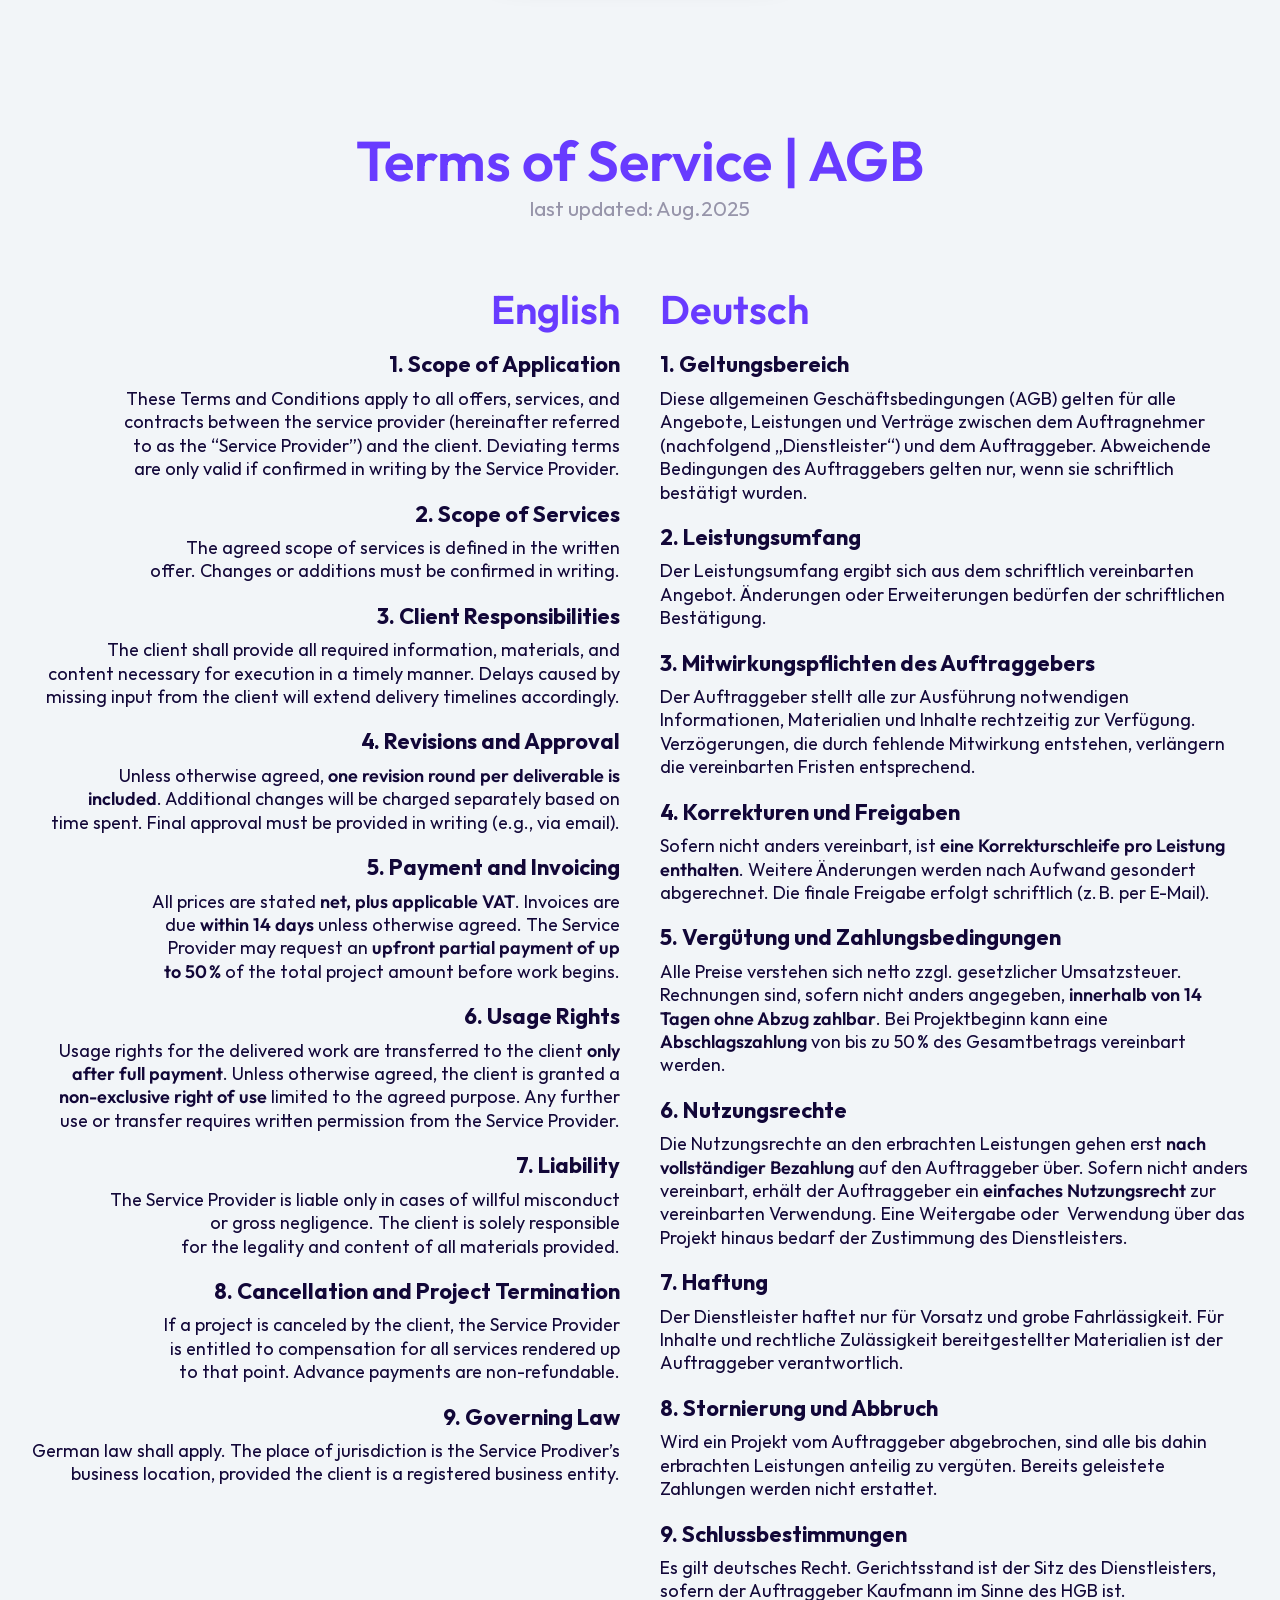
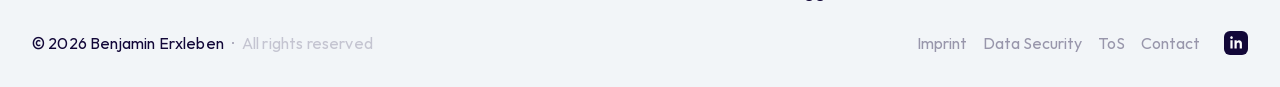
<file: tos.html>
<!doctype html>
<!-- Made in Framer · framer.com ✨ -->
<!-- Published Feb 11, 2026, 5:38 PM UTC -->
<html lang="en" data-redirect-timezone="1">

<!-- Mirrored from www.ben-e.me/tos by HTTrack Website Copier/3.x [XR&CO'2014], Wed, 06 May 2026 15:22:09 GMT -->
<head>
	<meta charset="utf-8">
	
	
	
	<!-- Start of headStart -->
    
    <!-- End of headStart -->
	<meta name="viewport" content="width=device-width">
	<meta name="generator" content="Framer 78aeb24">
	<title>Benjamin Erxleben - Digital Product Designer</title>
    <meta name="description" content="I’m a freelance Digital Product Designer and Design Multidisciplinarian helping growing startups &amp; companies navigate the challenges of scaling design via flexible, on-demand expertise across all typical design needs &amp; product stages. ">
    <meta name="framer-search-index" content="_assets/framerusercontent_com_ae3cfd8e83_searchIndex-iMp5uBNnUddl.json">
    <meta name="framer-search-index-fallback" content="_assets/framerusercontent_com_ebee2e666b_searchIndex-FoI8uHteirIl.json">
    <meta name="framer-html-plugin" content="disable">
    <link href="_assets/framerusercontent_com_84f26ad1e5_0Vy6AiZTH63za9SqmtOSCtCf2M.svg" rel="icon" media="(prefers-color-scheme: light)">
    <link href="_assets/framerusercontent_com_a9cf3ddd4a_Wb4vZeu1V4hQ3XMBcvAXjYJIkjQ.svg" rel="icon" media="(prefers-color-scheme: dark)">
    <!-- Open Graph / Facebook -->
    <meta property="og:type" content="website">
    <meta property="og:title" content="Benjamin Erxleben - Digital Product Designer">
    <meta property="og:description" content="I’m a freelance Digital Product Designer and Design Multidisciplinarian helping growing startups &amp; companies navigate the challenges of scaling design via flexible, on-demand expertise across all typical design needs &amp; product stages. ">
    <meta property="og:image" content="_assets/framerusercontent_com_379935bd94_h9nEaz5bfRF8Qut4vt05EF9S8.png">
    <!-- Twitter -->
    <meta name="twitter:card" content="summary_large_image">
    <meta name="twitter:title" content="Benjamin Erxleben - Digital Product Designer">
    <meta name="twitter:description" content="I’m a freelance Digital Product Designer and Design Multidisciplinarian helping growing startups &amp; companies navigate the challenges of scaling design via flexible, on-demand expertise across all typical design needs &amp; product stages. ">
    <meta name="twitter:image" content="_assets/framerusercontent_com_379935bd94_h9nEaz5bfRF8Qut4vt05EF9S8.png">
	
	<style data-framer-font-css>/* latin-ext */
@font-face {
  font-family: 'Outfit';
  font-style: normal;
  font-weight: 500;
  font-display: swap;
  src: url(_assets/fonts_gstatic_com_feaf43e855_QGYvz_MVcBeNP4NJuktqQ4E.woff2) format('woff2');
  unicode-range: U+0100-02BA, U+02BD-02C5, U+02C7-02CC, U+02CE-02D7, U+02DD-02FF, U+0304, U+0308, U+0329, U+1D00-1DBF, U+1E00-1E9F, U+1EF2-1EFF, U+2020, U+20A0-20AB, U+20AD-20C0, U+2113, U+2C60-2C7F, U+A720-A7FF;
}
/* latin */
@font-face {
  font-family: 'Outfit';
  font-style: normal;
  font-weight: 500;
  font-display: swap;
  src: url(_assets/fonts_gstatic_com_97312486bc_QGYvz_MVcBeNP4NJtEtq.woff2) format('woff2');
  unicode-range: U+0000-00FF, U+0131, U+0152-0153, U+02BB-02BC, U+02C6, U+02DA, U+02DC, U+0304, U+0308, U+0329, U+2000-206F, U+20AC, U+2122, U+2191, U+2193, U+2212, U+2215, U+FEFF, U+FFFD;
}
/* latin-ext */
@font-face {
  font-family: 'Outfit';
  font-style: normal;
  font-weight: 600;
  font-display: swap;
  src: url(_assets/fonts_gstatic_com_feaf43e855_QGYvz_MVcBeNP4NJuktqQ4E.woff2) format('woff2');
  unicode-range: U+0100-02BA, U+02BD-02C5, U+02C7-02CC, U+02CE-02D7, U+02DD-02FF, U+0304, U+0308, U+0329, U+1D00-1DBF, U+1E00-1E9F, U+1EF2-1EFF, U+2020, U+20A0-20AB, U+20AD-20C0, U+2113, U+2C60-2C7F, U+A720-A7FF;
}
/* latin */
@font-face {
  font-family: 'Outfit';
  font-style: normal;
  font-weight: 600;
  font-display: swap;
  src: url(_assets/fonts_gstatic_com_97312486bc_QGYvz_MVcBeNP4NJtEtq.woff2) format('woff2');
  unicode-range: U+0000-00FF, U+0131, U+0152-0153, U+02BB-02BC, U+02C6, U+02DA, U+02DC, U+0304, U+0308, U+0329, U+2000-206F, U+20AC, U+2122, U+2191, U+2193, U+2212, U+2215, U+FEFF, U+FFFD;
}

@font-face { font-family: "Inter"; src: url("_assets/framerusercontent_com_197dd74378_5vvr9Vy74if2I6bQbJvbw7SY1pQ.woff2"); font-display: swap; font-style: normal; font-weight: 400; unicode-range: U+0460-052F, U+1C80-1C88, U+20B4, U+2DE0-2DFF, U+A640-A69F, U+FE2E-FE2F }
@font-face { font-family: "Inter"; src: url("_assets/framerusercontent_com_f3fd018548_EOr0mi4hNtlgWNn9if640EZzXCo.woff2"); font-display: swap; font-style: normal; font-weight: 400; unicode-range: U+0301, U+0400-045F, U+0490-0491, U+04B0-04B1, U+2116 }
@font-face { font-family: "Inter"; src: url("_assets/framerusercontent_com_bb12e146ca_Y9k9QrlZAqio88Klkmbd8VoMQc.woff2"); font-display: swap; font-style: normal; font-weight: 400; unicode-range: U+1F00-1FFF }
@font-face { font-family: "Inter"; src: url("_assets/framerusercontent_com_ea808fe7d6_OYrD2tBIBPvoJXiIHnLoOXnY9M.woff2"); font-display: swap; font-style: normal; font-weight: 400; unicode-range: U+0370-03FF }
@font-face { font-family: "Inter"; src: url("_assets/framerusercontent_com_418c934c00_JeYwfuaPfZHQhEG8U5gtPDZ7WQ.woff2"); font-display: swap; font-style: normal; font-weight: 400; unicode-range: U+0100-024F, U+0259, U+1E00-1EFF, U+2020, U+20A0-20AB, U+20AD-20CF, U+2113, U+2C60-2C7F, U+A720-A7FF }
@font-face { font-family: "Inter"; src: url("_assets/framerusercontent_com_d2835f64ba_GrgcKwrN6d3Uz8EwcLHZxwEfC4.woff2"); font-display: swap; font-style: normal; font-weight: 400; unicode-range: U+0000-00FF, U+0131, U+0152-0153, U+02BB-02BC, U+02C6, U+02DA, U+02DC, U+2000-206F, U+2070, U+2074-207E, U+2080-208E, U+20AC, U+2122, U+2191, U+2193, U+2212, U+2215, U+FEFF, U+FFFD }
@font-face { font-family: "Inter"; src: url("_assets/framerusercontent_com_22b5f26fb6_b6Y37FthZeALduNqHicBT6FutY.woff2"); font-display: swap; font-style: normal; font-weight: 400; unicode-range: U+0102-0103, U+0110-0111, U+0128-0129, U+0168-0169, U+01A0-01A1, U+01AF-01B0, U+1EA0-1EF9, U+20AB }
@font-face { font-family: "Inter"; src: url("_assets/framerusercontent_com_9f76c3a5f7_DpPBYI0sL4fYLgAkX8KXOPVt7c.woff2"); font-display: swap; font-style: normal; font-weight: 700; unicode-range: U+0460-052F, U+1C80-1C88, U+20B4, U+2DE0-2DFF, U+A640-A69F, U+FE2E-FE2F }
@font-face { font-family: "Inter"; src: url("_assets/framerusercontent_com_3be39f5de4_4RAEQdEOrcnDkhHiiCbJOw92Lk.woff2"); font-display: swap; font-style: normal; font-weight: 700; unicode-range: U+0301, U+0400-045F, U+0490-0491, U+04B0-04B1, U+2116 }
@font-face { font-family: "Inter"; src: url("_assets/framerusercontent_com_be91894f01_1K3W8DizY3v4emK8Mb08YHxTbs.woff2"); font-display: swap; font-style: normal; font-weight: 700; unicode-range: U+1F00-1FFF }
@font-face { font-family: "Inter"; src: url("_assets/framerusercontent_com_974fd13b31_tUSCtfYVM1I1IchuyCwz9gDdQ.woff2"); font-display: swap; font-style: normal; font-weight: 700; unicode-range: U+0370-03FF }
@font-face { font-family: "Inter"; src: url("_assets/framerusercontent_com_b6c8387871_VgYFWiwsAC5OYxAycRXXvhze58.woff2"); font-display: swap; font-style: normal; font-weight: 700; unicode-range: U+0100-024F, U+0259, U+1E00-1EFF, U+2020, U+20A0-20AB, U+20AD-20CF, U+2113, U+2C60-2C7F, U+A720-A7FF }
@font-face { font-family: "Inter"; src: url("_assets/framerusercontent_com_452fe1601f_syRNPWzAMIrcJ3wIlPIP43KjQs.woff2"); font-display: swap; font-style: normal; font-weight: 700; unicode-range: U+0000-00FF, U+0131, U+0152-0153, U+02BB-02BC, U+02C6, U+02DA, U+02DC, U+2000-206F, U+2070, U+2074-207E, U+2080-208E, U+20AC, U+2122, U+2191, U+2193, U+2212, U+2215, U+FEFF, U+FFFD }
@font-face { font-family: "Inter"; src: url("_assets/framerusercontent_com_bcff39a6db_GIryZETIX4IFypco5pYZONKhJIo.woff2"); font-display: swap; font-style: normal; font-weight: 700; unicode-range: U+0102-0103, U+0110-0111, U+0128-0129, U+0168-0169, U+01A0-01A1, U+01AF-01B0, U+1EA0-1EF9, U+20AB }
@font-face { font-family: "Inter"; src: url("_assets/framerusercontent_com_776ea07d8a_vQyevYAyHtARFwPqUzQGpnDs.woff2"); font-display: swap; font-style: normal; font-weight: 400; unicode-range: U+0000-00FF, U+0131, U+0152-0153, U+02BB-02BC, U+02C6, U+02DA, U+02DC, U+2000-206F, U+2074, U+20AC, U+2122, U+2191, U+2193, U+2212, U+2215, U+FEFF, U+FFFD }
@font-face { font-family: "Inter"; src: url("_assets/framerusercontent_com_098848e1db_DXD0Q7LSl7HEvDzucnyLnGBHM.woff2"); font-display: swap; font-style: normal; font-weight: 700; unicode-range: U+0000-00FF, U+0131, U+0152-0153, U+02BB-02BC, U+02C6, U+02DA, U+02DC, U+2000-206F, U+2074, U+20AC, U+2122, U+2191, U+2193, U+2212, U+2215, U+FEFF, U+FFFD }
@font-face { font-family: "Inter"; src: url("_assets/framerusercontent_com_e1fb1f6952_H89BbHkbHDzlxZzxi8uPzTsp90.woff2"); font-display: swap; font-style: italic; font-weight: 700; unicode-range: U+0460-052F, U+1C80-1C88, U+20B4, U+2DE0-2DFF, U+A640-A69F, U+FE2E-FE2F }
@font-face { font-family: "Inter"; src: url("_assets/framerusercontent_com_bba4fadd8b_u6gJwDuwB143kpNK1T1MDKDWkMc.woff2"); font-display: swap; font-style: italic; font-weight: 700; unicode-range: U+0301, U+0400-045F, U+0490-0491, U+04B0-04B1, U+2116 }
@font-face { font-family: "Inter"; src: url("_assets/framerusercontent_com_8e7d41d947_43sJ6MfOPh1LCJt46OvyDuSbA6o.woff2"); font-display: swap; font-style: italic; font-weight: 700; unicode-range: U+1F00-1FFF }
@font-face { font-family: "Inter"; src: url("_assets/framerusercontent_com_7b05451fe6_wccHG0r4gBDAIRhfHiOlq6oEkqw.woff2"); font-display: swap; font-style: italic; font-weight: 700; unicode-range: U+0370-03FF }
@font-face { font-family: "Inter"; src: url("_assets/framerusercontent_com_78f4b8011b_WZ367JPwf9bRW6LdTHN8rXgSjw.woff2"); font-display: swap; font-style: italic; font-weight: 700; unicode-range: U+0100-024F, U+0259, U+1E00-1EFF, U+2020, U+20A0-20AB, U+20AD-20CF, U+2113, U+2C60-2C7F, U+A720-A7FF }
@font-face { font-family: "Inter"; src: url("_assets/framerusercontent_com_cc75eb3249_QxmhnWTzLtyjIiZcfaLIJ8EFBXU.woff2"); font-display: swap; font-style: italic; font-weight: 700; unicode-range: U+0000-00FF, U+0131, U+0152-0153, U+02BB-02BC, U+02C6, U+02DA, U+02DC, U+2000-206F, U+2074, U+20AC, U+2122, U+2191, U+2193, U+2212, U+2215, U+FEFF, U+FFFD }
@font-face { font-family: "Inter"; src: url("_assets/framerusercontent_com_be47bff5d1_2A4Xx7CngadFGlVV4xrO06OBHY.woff2"); font-display: swap; font-style: italic; font-weight: 700; unicode-range: U+0102-0103, U+0110-0111, U+0128-0129, U+0168-0169, U+01A0-01A1, U+01AF-01B0, U+1EA0-1EF9, U+20AB }
@font-face { font-family: "Inter"; src: url("_assets/framerusercontent_com_fb0edde261_CfMzU8w2e7tHgF4T4rATMPuWosA.woff2"); font-display: swap; font-style: italic; font-weight: 400; unicode-range: U+0460-052F, U+1C80-1C88, U+20B4, U+2DE0-2DFF, U+A640-A69F, U+FE2E-FE2F }
@font-face { font-family: "Inter"; src: url("_assets/framerusercontent_com_1a94ddb4e1_867QObYax8ANsfX4TGEVU9YiCM.woff2"); font-display: swap; font-style: italic; font-weight: 400; unicode-range: U+0301, U+0400-045F, U+0490-0491, U+04B0-04B1, U+2116 }
@font-face { font-family: "Inter"; src: url("_assets/framerusercontent_com_4bca00b775_Oyn2ZbENFdnW7mt2Lzjk1h9Zb9k.woff2"); font-display: swap; font-style: italic; font-weight: 400; unicode-range: U+1F00-1FFF }
@font-face { font-family: "Inter"; src: url("_assets/framerusercontent_com_b3ddf3f2cc_cdAe8hgZ1cMyLu9g005pAW3xMo.woff2"); font-display: swap; font-style: italic; font-weight: 400; unicode-range: U+0370-03FF }
@font-face { font-family: "Inter"; src: url("_assets/framerusercontent_com_90f4958b2f_DOfvtmE1UplCq161m6Hj8CSQYg.woff2"); font-display: swap; font-style: italic; font-weight: 400; unicode-range: U+0100-024F, U+0259, U+1E00-1EFF, U+2020, U+20A0-20AB, U+20AD-20CF, U+2113, U+2C60-2C7F, U+A720-A7FF }
@font-face { font-family: "Inter"; src: url("_assets/framerusercontent_com_9b3d822d43_vFzuJY0c65av44uhEKB6vyjFMg.woff2"); font-display: swap; font-style: italic; font-weight: 400; unicode-range: U+0000-00FF, U+0131, U+0152-0153, U+02BB-02BC, U+02C6, U+02DA, U+02DC, U+2000-206F, U+2074, U+20AC, U+2122, U+2191, U+2193, U+2212, U+2215, U+FEFF, U+FFFD }
@font-face { font-family: "Inter"; src: url("_assets/framerusercontent_com_3fa31eded4_tKtBcDnBMevsEEJKdNGhhkLzYo.woff2"); font-display: swap; font-style: italic; font-weight: 400; unicode-range: U+0102-0103, U+0110-0111, U+0128-0129, U+0168-0169, U+01A0-01A1, U+01AF-01B0, U+1EA0-1EF9, U+20AB }
@font-face { font-family: "Inter"; src: url("_assets/framerusercontent_com_aaed3c06be_05KsVHGDmqXSBXM4yRZ65P8i0s.woff2"); font-style: italic; font-weight: 900; unicode-range: U+0460-052F, U+1C80-1C88, U+20B4, U+2DE0-2DFF, U+A640-A69F, U+FE2E-FE2F }
@font-face { font-family: "Inter"; src: url("_assets/framerusercontent_com_7047bd4cd6_ky8ovPukK4dJ1Pxq74qGhOqCYI.woff2"); font-style: italic; font-weight: 900; unicode-range: U+0301, U+0400-045F, U+0490-0491, U+04B0-04B1, U+2116 }
@font-face { font-family: "Inter"; src: url("_assets/framerusercontent_com_cfa0a2ea2d_vvNSqIj42qeQ2bvCRBIWKHscrc.woff2"); font-style: italic; font-weight: 900; unicode-range: U+1F00-1FFF }
@font-face { font-family: "Inter"; src: url("_assets/framerusercontent_com_d49354010d_3ZmXbBKToJifDV9gwcifVd1tEY.woff2"); font-style: italic; font-weight: 900; unicode-range: U+0370-03FF }
@font-face { font-family: "Inter"; src: url("_assets/framerusercontent_com_6c8a101984_FNfhX3dt4ChuLJq2PwdlxHO7PU.woff2"); font-style: italic; font-weight: 900; unicode-range: U+0100-024F, U+0259, U+1E00-1EFF, U+2020, U+20A0-20AB, U+20AD-20CF, U+2113, U+2C60-2C7F, U+A720-A7FF }
@font-face { font-family: "Inter"; src: url("_assets/framerusercontent_com_517c055f25_g0c8vEViiXNlKAgI4Ymmk3Ig.woff2"); font-style: italic; font-weight: 900; unicode-range: U+0000-00FF, U+0131, U+0152-0153, U+02BB-02BC, U+02C6, U+02DA, U+02DC, U+2000-206F, U+2074, U+20AC, U+2122, U+2191, U+2193, U+2212, U+2215, U+FEFF, U+FFFD }
@font-face { font-family: "Inter"; src: url("_assets/framerusercontent_com_eb965eb5ff_efTfQcBJ53kM2pB1hezSZ3RDUFs.woff2"); font-style: italic; font-weight: 900; unicode-range: U+0102-0103, U+0110-0111, U+0128-0129, U+0168-0169, U+01A0-01A1, U+01AF-01B0, U+1EA0-1EF9, U+20AB }
@font-face { font-family: "Inter"; src: url("_assets/framerusercontent_com_7342a84724_ia3uin3hQWqDrVloC1zEtYHWw.woff2"); font-display: swap; font-style: italic; font-weight: 700; unicode-range: U+0000-00FF, U+0131, U+0152-0153, U+02BB-02BC, U+02C6, U+02DA, U+02DC, U+2000-206F, U+2070, U+2074-207E, U+2080-208E, U+20AC, U+2122, U+2191, U+2193, U+2212, U+2215, U+FEFF, U+FFFD }
@font-face { font-family: "Inter"; src: url("_assets/framerusercontent_com_c55f5a8ab7_pKRFNWFoZl77qYCAIp84lN1h944.woff2"); font-display: swap; font-style: italic; font-weight: 400; unicode-range: U+0000-00FF, U+0131, U+0152-0153, U+02BB-02BC, U+02C6, U+02DA, U+02DC, U+2000-206F, U+2070, U+2074-207E, U+2080-208E, U+20AC, U+2122, U+2191, U+2193, U+2212, U+2215, U+FEFF, U+FFFD }
@font-face { font-family: "Inter"; src: url("_assets/framerusercontent_com_494370e42c_mkY5Sgyq51ik0AMrSBwhm9DJg.woff2"); font-style: normal; font-weight: 900; unicode-range: U+0460-052F, U+1C80-1C88, U+20B4, U+2DE0-2DFF, U+A640-A69F, U+FE2E-FE2F }
@font-face { font-family: "Inter"; src: url("_assets/framerusercontent_com_98e006a70b_X5hj6qzcHUYv7h1390c8Rhm6550.woff2"); font-style: normal; font-weight: 900; unicode-range: U+0301, U+0400-045F, U+0490-0491, U+04B0-04B1, U+2116 }
@font-face { font-family: "Inter"; src: url("_assets/framerusercontent_com_d5262035fd_gQhNpS3tN86g8RcVKYUUaKt2oMQ.woff2"); font-style: normal; font-weight: 900; unicode-range: U+1F00-1FFF }
@font-face { font-family: "Inter"; src: url("_assets/framerusercontent_com_146bdc56fa_cugnVhSraaRyANCaUtI5FV17wk.woff2"); font-style: normal; font-weight: 900; unicode-range: U+0370-03FF }
@font-face { font-family: "Inter"; src: url("_assets/framerusercontent_com_bc2a9ceee8_5HcVoGak8k5agFJSaKa4floXVu0.woff2"); font-style: normal; font-weight: 900; unicode-range: U+0100-024F, U+0259, U+1E00-1EFF, U+2020, U+20A0-20AB, U+20AD-20CF, U+2113, U+2C60-2C7F, U+A720-A7FF }
@font-face { font-family: "Inter"; src: url("_assets/framerusercontent_com_be7b738af6_jn4BtSPLlS0NDp1KiFAtFKiiY0o.woff2"); font-style: normal; font-weight: 900; unicode-range: U+0000-00FF, U+0131, U+0152-0153, U+02BB-02BC, U+02C6, U+02DA, U+02DC, U+2000-206F, U+2074, U+20AC, U+2122, U+2191, U+2193, U+2212, U+2215, U+FEFF, U+FFFD }
@font-face { font-family: "Inter"; src: url("_assets/framerusercontent_com_f6380e18de_P2Bw01CtL0b9wqygO0sSVogWbo.woff2"); font-style: normal; font-weight: 900; unicode-range: U+0102-0103, U+0110-0111, U+0128-0129, U+0168-0169, U+01A0-01A1, U+01AF-01B0, U+1EA0-1EF9, U+20AB }
@font-face { font-family: "Outfit"; src: url("_assets/framerusercontent_com_bd0f706623_5REHZLR2B5PQAKMITIQJK6BDK34RDHS4.woff2"); font-display: swap; font-style: normal; font-weight: 400 }
@font-face { font-family: "Outfit"; src: url("_assets/framerusercontent_com_8a1bb9acbb_OKGWSU2PUNNFKQVFV2XFOSAHRXYREMR2.woff2"); font-display: swap; font-style: normal; font-weight: 700 }
@font-face { font-family: "Outfit"; src: url("_assets/framerusercontent_com_648031ea7f_QWBFHLNJNNJC3X2PA4WN6Q2H5G7OG6MX.woff2"); font-style: normal; font-weight: 900 }
@font-face { font-family: "Outfit"; src: url("_assets/framerusercontent_com_8fbfdfe753_MVYF4ESEAKEH43KA4UAEJXCVA2XP4RZO.woff2"); font-style: normal; font-weight: 100 }
@font-face { font-family: "Outfit"; src: url("_assets/framerusercontent_com_104891cc79_H5PDA446U7YOJH5A6HXMFOX33XDBMWB5.woff2"); font-display: swap; font-style: normal; font-weight: 800 }
@font-face { font-family: "Outfit"; src: url("_assets/framerusercontent_com_2a5b34fc95_W7JHARPQSG6P4YAUJKIMUM6JNAX2RFW3.woff2"); font-display: swap; font-style: normal; font-weight: 300 }
@font-face { font-family: "Outfit Placeholder"; src: local("Arial"); ascent-override: 99.94%; descent-override: 25.98%; line-gap-override: 0.00%; size-adjust: 100.06% }
@font-face { font-family: "Inter Placeholder"; src: local("Arial"); ascent-override: 89.79%; descent-override: 22.36%; line-gap-override: 0.00%; size-adjust: 107.89% }</style>
	<link href="https://fonts.gstatic.com" rel="preconnect" crossorigin>
	<meta name="robots" content="max-image-preview:large"><link rel="canonical" href="https://www.ben-e.me/tos"><meta property="og:url" content="https://www.ben-e.me/tos"><style data-framer-breakpoint-css>@media(min-width: 1200px){.hidden-hmbfug{display:none!important}}@media(min-width: 1000px) and (max-width: 1199.98px){.hidden-xkbbad{display:none!important}}@media(min-width: 810px) and (max-width: 999.98px){.hidden-romrby{display:none!important}}@media(max-width: 809.98px){.hidden-1qx4w1i{display:none!important}}@media(min-width: 1000px){.hidden-dlwm6n{display:none!important}}@media(min-width: 810px) and (max-width: 999.98px){.hidden-10qlcn3{display:none!important}}@media(max-width: 809.98px){.hidden-1v7ewfy{display:none!important}}</style><style data-framer-css-ssr-minified data-framer-components="framer-lib-cursors-host framer-9FrE5 framer-lODzI PropertyOverrides framer-vyvD6 framer-cpDtR framer-o5aRy framer-iFZYZ framer-lib-combinedCSSRules framer-BhjrF framer-muVlY framer-HGR07 framer-op8rn framer-RrrK2 framer-8yGeY framer-Drueb framer-Pq8bR">html,body,#main{box-sizing:border-box;margin:0;padding:0}:root{-webkit-font-smoothing:antialiased;-moz-osx-font-smoothing:grayscale}*{box-sizing:border-box;-webkit-font-smoothing:inherit}h1,h2,h3,h4,h5,h6,p,figure{margin:0}body,input,textarea,select,button{font-family:sans-serif;font-size:12px}body{--token-505c996d-cb3a-4093-858b-1a5ccf545a43:#120738;--token-889256d3-84ee-438d-ba77-e52660077e6b:#683bff;--token-5ffd7827-2778-49f8-9ab1-860ee1877c5c:#fff;--token-8e7ffd52-8528-4637-9bfb-d6dca2dfcbec:#e6edf2;--token-8bcc23d0-e34c-4527-9e60-f541d7be55e6:#09dd9f;--token-09385086-0aaa-481b-8930-296be370d7c2:#2659ff;--token-d21a83c4-a935-4bea-b83d-974b96a030d2:#000;--token-8e891d1f-74ee-4523-9a6c-7bd4e639acff:#0a15ab;--token-85e3b1cb-8a77-4f0e-a675-69d63cb3de11:#049f96;--token-0306e9ca-4919-49c6-82f3-a114298c941b:#2e6be6;--token-9fef16ab-7767-4915-b96c-9bc2cc54fe45:#de0000;--token-7e1374bd-290b-4d03-b4ff-b4ce5e3096cc:#7347e2;--token-8d31113a-32c3-4205-8916-be8c5441ff73:#c96;--token-d63faadc-4209-490b-8007-d49ddff6acfb:#111f34;--framer-will-change-override:none}@supports (background:-webkit-named-image(i)) and (not (grid-template-rows:subgrid)){body{--framer-will-change-override:transform}}@supports (background:-webkit-named-image(i)) and (not (position-area:top right)){body{--framer-will-change-filter-override:filter}}[data-framer-component-type=Text] div div span,[data-framer-component-type=Text] a div span,[data-framer-component-type=Text] span span span,[data-framer-component-type=Text] p span span,[data-framer-component-type=Text] h1 span span,[data-framer-component-type=Text] h2 span span,[data-framer-component-type=Text] h3 span span,[data-framer-component-type=Text] h4 span span,[data-framer-component-type=Text] h5 span span,[data-framer-component-type=Text] h6 span span,[data-framer-component-type=Text] a{font-family:var(--font-family);font-style:var(--font-style);font-weight:min(calc(var(--framer-font-weight-increase,0) + var(--font-weight,400)),900);color:var(--text-color);letter-spacing:var(--letter-spacing);font-size:var(--font-size);text-transform:var(--text-transform);--text-decoration:var(--framer-text-decoration-style,solid)var(--framer-text-decoration,none)var(--framer-text-decoration-color,currentcolor)var(--framer-text-decoration-thickness,auto);--text-decoration-skip-ink:var(--framer-text-decoration-skip-ink);--text-underline-offset:var(--framer-text-decoration-offset);line-height:var(--line-height);--font-family:var(--framer-font-family);--font-style:var(--framer-font-style);--font-weight:var(--framer-font-weight);--text-color:var(--framer-text-color);--letter-spacing:var(--framer-letter-spacing);--font-size:var(--framer-font-size);--text-transform:var(--framer-text-transform);--line-height:var(--framer-line-height)}@supports not (color:color(display-p3 1 1 1)){p.framer-text,div.framer-text,h1.framer-text,h2.framer-text,h3.framer-text,h4.framer-text,h5.framer-text,h6.framer-text,li.framer-text,ol.framer-text,ul.framer-text,span.framer-text:not([data-text-fill]){color:var(--framer-blockquote-text-color-rgb,var(--framer-blockquote-text-color,var(--framer-text-color-rgb,var(--framer-text-color,#000))));-webkit-text-stroke-color:var(--framer-text-stroke-color-rgb,var(--framer-text-stroke-color,initial))}mark.framer-text{background-color:var(--framer-blockquote-text-background-color-rgb,var(--framer-blockquote-text-background-color,var(--framer-text-background-color-rgb,var(--framer-text-background-color,initial))))}}@supports not (color:color(display-p3 1 1 1)){code.framer-text,code.framer-text span.framer-text:not([data-text-fill]){color:var(--framer-blockquote-text-color-rgb,var(--framer-blockquote-text-color,var(--framer-code-text-color-rgb,var(--framer-code-text-color,var(--framer-text-color-rgb,var(--framer-text-color,#000))))))}}@supports not (color:color(display-p3 1 1 1)){a.framer-text,span.framer-text[data-nested-link]{color:var(--framer-blockquote-text-color-rgb,var(--framer-blockquote-text-color,var(--framer-link-text-color-rgb,var(--framer-link-text-color,var(--framer-text-color-rgb,var(--framer-text-color,#000))))));background-color:var(--framer-link-text-background-color-rgb,var(--framer-link-text-background-color,initial));-webkit-text-decoration-color:var(--framer-link-text-decoration-color-rgb,var(--framer-link-text-decoration-color,var(--framer-text-decoration-color-rgb,var(--framer-text-decoration-color,currentcolor))));text-decoration-color:var(--framer-link-text-decoration-color-rgb,var(--framer-link-text-decoration-color,var(--framer-text-decoration-color-rgb,var(--framer-text-decoration-color,currentcolor))))}}@supports not (color:color(display-p3 1 1 1)){code.framer-text a.framer-text,code.framer-text a.framer-text span.framer-text:not([data-text-fill]),code.framer-text span.framer-text[data-nested-link],code.framer-text span.framer-text[data-nested-link] span.framer-text:not([data-text-fill]){color:var(--framer-blockquote-text-color-rgb,var(--framer-blockquote-text-color,var(--framer-link-text-color-rgb,var(--framer-link-text-color,var(--framer-code-text-color-rgb,var(--framer-code-text-color,var(--framer-text-color-rgb,var(--framer-text-color,#000))))))))}}@supports not (color:color(display-p3 1 1 1)){a.framer-text:hover,span.framer-text[data-nested-link]:hover{color:var(--framer-link-hover-text-color-rgb,var(--framer-link-hover-text-color,var(--framer-blockquote-text-color-rgb,var(--framer-blockquote-text-color,var(--framer-link-text-color-rgb,var(--framer-link-text-color,var(--framer-text-color-rgb,var(--framer-text-color,#000))))))));background-color:var(--framer-link-hover-text-background-color-rgb,var(--framer-link-hover-text-background-color,var(--framer-link-text-background-color-rgb,var(--framer-link-text-background-color,var(--framer-text-background-color-rgb,var(--framer-text-background-color,initial))))));-webkit-text-decoration-color:var(--framer-link-hover-text-decoration-color-rgb,var(--framer-link-hover-text-decoration-color,var(--framer-link-text-decoration-color-rgb,var(--framer-link-text-decoration-color,var(--framer-text-decoration-color-rgb,var(--framer-text-decoration-color,currentcolor))))));text-decoration-color:var(--framer-link-hover-text-decoration-color-rgb,var(--framer-link-hover-text-decoration-color,var(--framer-link-text-decoration-color-rgb,var(--framer-link-text-decoration-color,var(--framer-text-decoration-color-rgb,var(--framer-text-decoration-color,currentcolor))))))}}@supports not (color:color(display-p3 1 1 1)){code.framer-text a.framer-text:hover,code.framer-text span.framer-text[data-nested-link]:hover{color:var(--framer-link-hover-text-color-rgb,var(--framer-link-hover-text-color,var(--framer-blockquote-text-color-rgb,var(--framer-blockquote-text-color,var(--framer-link-text-color-rgb,var(--framer-link-text-color,var(--framer-code-text-color-rgb,var(--framer-code-text-color,var(--framer-text-color-rgb,var(--framer-text-color,#000))))))))))}}@supports not (color:color(display-p3 1 1 1)){a.framer-text[data-framer-page-link-current],span.framer-text[data-framer-page-link-current]{color:var(--framer-link-current-text-color-rgb,var(--framer-link-current-text-color,var(--framer-link-text-color-rgb,var(--framer-link-text-color,var(--framer-text-color-rgb,var(--framer-text-color,#000))))));background-color:var(--framer-link-current-text-background-color-rgb,var(--framer-link-current-text-background-color,var(--framer-link-text-background-color-rgb,var(--framer-link-text-background-color,var(--framer-text-background-color-rgb,var(--framer-text-background-color,initial))))));-webkit-text-decoration-color:var(--framer-link-current-text-decoration-color-rgb,var(--framer-link-current-text-decoration-color,var(--framer-link-text-decoration-color-rgb,var(--framer-link-text-decoration-color,var(--framer-text-decoration-color-rgb,var(--framer-text-decoration-color,currentcolor))))));text-decoration-color:var(--framer-link-current-text-decoration-color-rgb,var(--framer-link-current-text-decoration-color,var(--framer-link-text-decoration-color-rgb,var(--framer-link-text-decoration-color,var(--framer-text-decoration-color-rgb,var(--framer-text-decoration-color,currentcolor))))))}}@supports not (color:color(display-p3 1 1 1)){code.framer-text a.framer-text[data-framer-page-link-current],code.framer-text a.framer-text[data-framer-page-link-current] span.framer-text:not([data-text-fill]),code.framer-text span.framer-text[data-framer-page-link-current],code.framer-text span.framer-text[data-framer-page-link-current] span.framer-text:not([data-text-fill]){color:var(--framer-link-current-text-color-rgb,var(--framer-link-current-text-color,var(--framer-link-text-color-rgb,var(--framer-link-text-color,var(--framer-code-text-color-rgb,var(--framer-code-text-color,var(--framer-text-color-rgb,var(--framer-text-color,#000))))))));background-color:var(--framer-link-current-text-background-color-rgb,var(--framer-link-current-text-background-color,var(--framer-link-text-background-color-rgb,var(--framer-link-text-background-color,var(--framer-text-background-color-rgb,var(--framer-text-background-color,initial))))))}}@supports not (color:color(display-p3 1 1 1)){a.framer-text[data-framer-page-link-current]:hover,span.framer-text[data-framer-page-link-current]:hover{color:var(--framer-link-hover-text-color-rgb,var(--framer-link-hover-text-color,var(--framer-link-current-text-color-rgb,var(--framer-link-current-text-color,var(--framer-link-text-color-rgb,var(--framer-link-text-color,var(--framer-code-text-color-rgb,var(--framer-code-text-color,var(--framer-text-color-rgb,var(--framer-text-color,#000))))))))));background-color:var(--framer-link-hover-text-background-color-rgb,var(--framer-link-hover-text-background-color,var(--framer-link-current-text-background-color-rgb,var(--framer-link-current-text-background-color,var(--framer-link-text-background-color-rgb,var(--framer-link-text-background-color,initial))))));-webkit-text-decoration-color:var(--framer-link-hover-text-decoration-color-rgb,var(--framer-link-hover-text-decoration-color,var(--framer-link-current-text-decoration-color-rgb,var(--framer-link-current-text-decoration-color,var(--framer-link-text-decoration-color-rgb,var(--framer-link-text-decoration-color,var(--framer-text-decoration-color-rgb,var(--framer-text-decoration-color,currentcolor))))))));text-decoration-color:var(--framer-link-hover-text-decoration-color-rgb,var(--framer-link-hover-text-decoration-color,var(--framer-link-current-text-decoration-color-rgb,var(--framer-link-current-text-decoration-color,var(--framer-link-text-decoration-color-rgb,var(--framer-link-text-decoration-color,var(--framer-text-decoration-color-rgb,var(--framer-text-decoration-color,currentcolor))))))))}}@supports not (color:color(display-p3 1 1 1)){code.framer-text a.framer-text[data-framer-page-link-current]:hover,code.framer-text a.framer-text[data-framer-page-link-current]:hover span.framer-text:not([data-text-fill]),code.framer-text span.framer-text[data-framer-page-link-current]:hover,code.framer-text span.framer-text[data-framer-page-link-current]:hover span.framer-text:not([data-text-fill]){color:var(--framer-link-hover-text-color-rgb,var(--framer-link-hover-text-color,var(--framer-link-current-text-color-rgb,var(--framer-link-current-text-color,var(--framer-link-text-color-rgb,var(--framer-link-text-color,var(--framer-code-text-color-rgb,var(--framer-code-text-color,var(--framer-text-color-rgb,var(--framer-text-color,#000))))))))));background-color:var(--framer-link-hover-text-background-color-rgb,var(--framer-link-hover-text-background-color,var(--framer-link-current-text-background-color-rgb,var(--framer-link-current-text-background-color,var(--framer-link-text-background-color-rgb,var(--framer-link-text-background-color,initial))))))}}@supports not (aspect-ratio:1){.framer-text-module:not([data-width=fit])[style*=aspect-ratio]{position:relative!important}.framer-text-module:not([data-width=fit])[style*=aspect-ratio]:before{content:"";padding-bottom:calc(100%/calc(var(--aspect-ratio)));display:block}.framer-text-module[data-width=fill]>:first-child,.framer-text-module[data-width=fill]>.ssr-variant>:first-child,.framer-text-module:not([data-width=fit])[style*=aspect-ratio]>:first-child,.framer-text-module:not([data-width=fit])[style*=aspect-ratio]>.ssr-variant>:first-child{position:absolute;top:0;left:0;height:100%!important}}@supports not (overflow:clip){:root{--overflow-clip-fallback:hidden}}@supports (background:-webkit-named-image(i)) and (not (contain-intrinsic-size:inherit)){div.framer-text,p.framer-text,h1.framer-text,h2.framer-text,h3.framer-text,h4.framer-text,h5.framer-text,h6.framer-text,ol.framer-text,ul.framer-text,li.framer-text,blockquote.framer-text,.framer-text.framer-image{display:var(--text-truncation-display-inline-for-safari-16,revert)}div.framer-text:after,p.framer-text:after,h1.framer-text:after,h2.framer-text:after,h3.framer-text:after,h4.framer-text:after,h5.framer-text:after,h6.framer-text:after,ol.framer-text:after,ul.framer-text:after,li.framer-text:after,blockquote.framer-text:after,.framer-text.framer-image:after{content:var(--text-truncation-line-break-for-safari-16);white-space:pre}.framer-text.framer-text-module,.framer-text.framer-table-wrapper{display:var(--text-truncation-display-none-for-safari-16,revert)}p.framer-text[data-text-fill]{display:var(--text-truncation-display-inline-for-safari-16,inline-block)}}@supports (corner-shape:superellipse(2)){:root{--one-if-corner-shape-supported:1}}.framer-cursor-none,.framer-cursor-none *{cursor:none!important}.framer-pointer-events-none,.framer-pointer-events-none *{pointer-events:none!important}@supports (aspect-ratio:1){body{--framer-aspect-ratio-supported:auto}}.framer-9FrE5.framer-v4ixlq,.framer-9FrE5 .framer-v4ixlq{display:block}.framer-9FrE5.framer-dlwm6n{background-color:var(--1h4xrgs);flex-flow:column;place-content:center flex-start;align-items:center;gap:0;width:100%;height:min-content;padding:0;display:flex;position:relative;overflow:visible}.framer-9FrE5 .framer-9disin{background:0 0;flex-grow:1;width:0;height:0;margin:0;position:relative}.framer-9FrE5 .framer-hp9is2-container{flex:none;order:1001;width:100%;height:auto;position:relative}[data-layout-template=true]>#overlay{margin-bottom:0}@supports (aspect-ratio:1){body{--framer-aspect-ratio-supported:auto}}.framer-lODzI.framer-12zestb,.framer-lODzI .framer-12zestb{display:block}.framer-lODzI.framer-hmbfug{background-color:var(--token-8e7ffd52-8528-4637-9bfb-d6dca2dfcbec,#e6edf2);flex-flow:column;place-content:center flex-start;align-items:center;gap:0;width:1200px;height:min-content;padding:0;display:flex;position:relative;overflow:hidden}.framer-lODzI .framer-5andpr{aspect-ratio:1;height:var(--framer-aspect-ratio-supported,48px);will-change:var(--framer-will-change-override,transform);z-index:1;border-radius:100%;flex:none;width:48px;text-decoration:none;position:fixed;bottom:40px;right:40px;overflow:hidden;box-shadow:0 1px 3px #ffffffbd,0 4px 12px #12073840,0 8px 24px #12073859}.framer-lODzI .framer-10n8axa-container{aspect-ratio:1;height:var(--framer-aspect-ratio-supported,32px);pointer-events:auto;z-index:1;flex:none;position:absolute;bottom:0;left:0;right:0}.framer-lODzI .framer-1x8ksjm-container{z-index:1;flex:none;width:100%;height:auto;position:fixed;top:-117px;right:0}.framer-lODzI .framer-fumth{flex-flow:column;flex:none;place-content:center;align-items:center;gap:0;width:100%;height:min-content;padding:101px 32px 20px;display:flex;position:relative;overflow:hidden}.framer-lODzI .framer-1kl3gz2-container{flex:none;height:auto;position:absolute;top:0;left:0;right:0}.framer-lODzI.framer-110spbm{-webkit-user-select:none;user-select:none;z-index:3;background-color:#0009;position:fixed;inset:0}.framer-lODzI.framer-13ybchj-container{z-index:3;flex:none;position:fixed;inset:0}.framer-lODzI .framer-6cw58o{flex-flow:column;flex:none;place-content:center;align-items:center;gap:64px;width:100%;height:min-content;padding:32px 0 8px;display:flex;position:relative;overflow:hidden}.framer-lODzI .framer-1f8epce{flex-flow:column;flex:none;place-content:center;align-items:center;gap:4px;width:100%;height:min-content;padding:0;display:flex;position:relative;overflow:hidden}.framer-lODzI .framer-1dlwwrv{--framer-link-text-color:#09f;--framer-link-text-decoration:underline;--framer-text-wrap-override:balance;flex:none;width:100%;max-width:80%;height:auto;position:relative}.framer-lODzI .framer-nlaef7{--framer-link-text-color:#09f;--framer-link-text-decoration:underline;opacity:.4;white-space:pre-wrap;word-break:break-word;word-wrap:break-word;flex:none;width:100%;height:auto;position:relative}.framer-lODzI .framer-14yqyt2{flex-flow:column;flex:none;place-content:center;align-items:center;gap:40px;width:100%;height:min-content;padding:0;display:flex;position:relative;overflow:hidden}.framer-lODzI .framer-c2fh8z{flex-flow:row;flex:none;place-content:flex-start center;align-items:flex-start;gap:32px 40px;width:100%;height:min-content;padding:0;display:flex;position:relative;overflow:hidden}.framer-lODzI .framer-hxgu0o{flex-flow:column;flex:1 0 0;place-content:center;align-items:center;gap:20px;width:1px;height:min-content;padding:0;display:flex;position:relative;overflow:hidden}.framer-lODzI .framer-142lvb7,.framer-lODzI .framer-12zrhq0{--framer-link-text-color:#09f;--framer-link-text-decoration:underline;--framer-text-wrap-override:balance;flex:none;width:100%;height:auto;position:relative}.framer-lODzI .framer-efux19,.framer-lODzI .framer-a529o7,.framer-lODzI .framer-g557ul,.framer-lODzI .framer-ojt0o8,.framer-lODzI .framer-usaw1t,.framer-lODzI .framer-fgaih7,.framer-lODzI .framer-8bd7ea,.framer-lODzI .framer-1822f0o,.framer-lODzI .framer-1dkyw7t,.framer-lODzI .framer-119g1vj,.framer-lODzI .framer-vx588o,.framer-lODzI .framer-1236z2p,.framer-lODzI .framer-1s5bdpw,.framer-lODzI .framer-o5otpr,.framer-lODzI .framer-1np4v0q,.framer-lODzI .framer-1yy842b,.framer-lODzI .framer-1ktme48,.framer-lODzI .framer-1xj3jww{flex-flow:column;flex:none;place-content:center;align-items:center;gap:0;width:100%;height:min-content;padding:0;display:flex;position:relative;overflow:hidden}.framer-lODzI .framer-hkszjl,.framer-lODzI .framer-fb7mcj,.framer-lODzI .framer-1qxjpn3,.framer-lODzI .framer-lcnr6j,.framer-lODzI .framer-1uphfhp,.framer-lODzI .framer-hojj3w,.framer-lODzI .framer-r5ubdq,.framer-lODzI .framer-yzzb0s,.framer-lODzI .framer-1tui5x0,.framer-lODzI .framer-l7zhd2,.framer-lODzI .framer-73o05f,.framer-lODzI .framer-1fw357m,.framer-lODzI .framer-3dcdvf,.framer-lODzI .framer-18ng3cq,.framer-lODzI .framer-5nscqe,.framer-lODzI .framer-197509w,.framer-lODzI .framer-1gv56cg,.framer-lODzI .framer-74jjjw{flex-flow:column;flex:none;place-content:center;align-items:center;gap:10px;width:100%;height:min-content;padding:0 0 8px;display:flex;position:relative;overflow:hidden}.framer-lODzI .framer-mtr8ig,.framer-lODzI .framer-li6y7r,.framer-lODzI .framer-1itk059,.framer-lODzI .framer-13627dj,.framer-lODzI .framer-1ewgfw0,.framer-lODzI .framer-1vnl7ea,.framer-lODzI .framer-1u6tqd,.framer-lODzI .framer-azc5mh,.framer-lODzI .framer-10pt23r,.framer-lODzI .framer-dsm51e,.framer-lODzI .framer-1h4oml3,.framer-lODzI .framer-u76uf4,.framer-lODzI .framer-1glg40f,.framer-lODzI .framer-1uwsnbz,.framer-lODzI .framer-1gipyyx,.framer-lODzI .framer-a5ou5f,.framer-lODzI .framer-ahw2my,.framer-lODzI .framer-ppdjx8{--framer-link-text-color:#09f;--framer-link-text-decoration:underline;white-space:pre-wrap;word-break:break-word;word-wrap:break-word;flex:none;width:100%;height:auto;position:relative}.framer-lODzI .framer-1n78gt0,.framer-lODzI .framer-tbqcgi,.framer-lODzI .framer-s5me3k,.framer-lODzI .framer-da0azm,.framer-lODzI .framer-7l1n5m,.framer-lODzI .framer-ljyx8l,.framer-lODzI .framer-tg9vqt,.framer-lODzI .framer-n2gt4x,.framer-lODzI .framer-891vxb{--framer-text-wrap-override:balance;flex:none;width:100%;height:auto;position:relative}.framer-lODzI .framer-hg2xvb-container{flex:none;width:454px;height:1px;position:relative}.framer-lODzI .framer-1koe1hv{flex-flow:column;flex:1 0 0;place-content:flex-start center;align-items:flex-start;gap:20px;width:1px;height:min-content;padding:0;display:flex;position:relative;overflow:hidden}.framer-lODzI .framer-ccad5q,.framer-lODzI .framer-i6ik56,.framer-lODzI .framer-lnstaa,.framer-lODzI .framer-8rgkp,.framer-lODzI .framer-zzhv3x,.framer-lODzI .framer-4slqll,.framer-lODzI .framer-5o65u3,.framer-lODzI .framer-iqi173,.framer-lODzI .framer-orjua9{white-space:pre-wrap;word-break:break-word;word-wrap:break-word;flex:none;width:100%;height:auto;position:relative}.framer-g37ky .framer-styles-preset-vk1isq:not(.rich-text-wrapper),.framer-g37ky .framer-styles-preset-vk1isq.rich-text-wrapper h1{--framer-font-family:"Outfit","Outfit Placeholder",sans-serif;--framer-font-family-bold:"Outfit","Outfit Placeholder",sans-serif;--framer-font-open-type-features:normal;--framer-font-size:56px;--framer-font-style:normal;--framer-font-style-bold:normal;--framer-font-variation-axes:normal;--framer-font-weight:500;--framer-font-weight-bold:600;--framer-letter-spacing:0px;--framer-line-height:100%;--framer-paragraph-spacing:0px;--framer-text-alignment:start;--framer-text-color:var(--token-5ffd7827-2778-49f8-9ab1-860ee1877c5c,#fff);--framer-text-decoration:none;--framer-text-stroke-color:initial;--framer-text-stroke-width:initial;--framer-text-transform:none}@media (max-width:1199px) and (min-width:1000px){.framer-g37ky .framer-styles-preset-vk1isq:not(.rich-text-wrapper),.framer-g37ky .framer-styles-preset-vk1isq.rich-text-wrapper h1{--framer-font-family:"Outfit","Outfit Placeholder",sans-serif;--framer-font-family-bold:"Outfit","Outfit Placeholder",sans-serif;--framer-font-open-type-features:normal;--framer-font-size:56px;--framer-font-style:normal;--framer-font-style-bold:normal;--framer-font-variation-axes:normal;--framer-font-weight:500;--framer-font-weight-bold:600;--framer-letter-spacing:0px;--framer-line-height:100%;--framer-paragraph-spacing:0px;--framer-text-alignment:start;--framer-text-color:var(--token-5ffd7827-2778-49f8-9ab1-860ee1877c5c,#fff);--framer-text-decoration:none;--framer-text-stroke-color:initial;--framer-text-stroke-width:initial;--framer-text-transform:none}}@media (max-width:999px) and (min-width:810px){.framer-g37ky .framer-styles-preset-vk1isq:not(.rich-text-wrapper),.framer-g37ky .framer-styles-preset-vk1isq.rich-text-wrapper h1{--framer-font-family:"Outfit","Outfit Placeholder",sans-serif;--framer-font-family-bold:"Outfit","Outfit Placeholder",sans-serif;--framer-font-open-type-features:normal;--framer-font-size:48px;--framer-font-style:normal;--framer-font-style-bold:normal;--framer-font-variation-axes:normal;--framer-font-weight:500;--framer-font-weight-bold:600;--framer-letter-spacing:0px;--framer-line-height:100%;--framer-paragraph-spacing:0px;--framer-text-alignment:start;--framer-text-color:var(--token-5ffd7827-2778-49f8-9ab1-860ee1877c5c,#fff);--framer-text-decoration:none;--framer-text-stroke-color:initial;--framer-text-stroke-width:initial;--framer-text-transform:none}}@media (max-width:809px) and (min-width:620px){.framer-g37ky .framer-styles-preset-vk1isq:not(.rich-text-wrapper),.framer-g37ky .framer-styles-preset-vk1isq.rich-text-wrapper h1{--framer-font-family:"Outfit","Outfit Placeholder",sans-serif;--framer-font-family-bold:"Outfit","Outfit Placeholder",sans-serif;--framer-font-open-type-features:normal;--framer-font-size:48px;--framer-font-style:normal;--framer-font-style-bold:normal;--framer-font-variation-axes:normal;--framer-font-weight:500;--framer-font-weight-bold:600;--framer-letter-spacing:0px;--framer-line-height:100%;--framer-paragraph-spacing:0px;--framer-text-alignment:start;--framer-text-color:var(--token-5ffd7827-2778-49f8-9ab1-860ee1877c5c,#fff);--framer-text-decoration:none;--framer-text-stroke-color:initial;--framer-text-stroke-width:initial;--framer-text-transform:none}}@media (max-width:619px) and (min-width:0){.framer-g37ky .framer-styles-preset-vk1isq:not(.rich-text-wrapper),.framer-g37ky .framer-styles-preset-vk1isq.rich-text-wrapper h1{--framer-font-family:"Outfit","Outfit Placeholder",sans-serif;--framer-font-family-bold:"Outfit","Outfit Placeholder",sans-serif;--framer-font-open-type-features:normal;--framer-font-size:44px;--framer-font-style:normal;--framer-font-style-bold:normal;--framer-font-variation-axes:normal;--framer-font-weight:500;--framer-font-weight-bold:600;--framer-letter-spacing:0px;--framer-line-height:100%;--framer-paragraph-spacing:0px;--framer-text-alignment:start;--framer-text-color:var(--token-5ffd7827-2778-49f8-9ab1-860ee1877c5c,#fff);--framer-text-decoration:none;--framer-text-stroke-color:initial;--framer-text-stroke-width:initial;--framer-text-transform:none}}.framer-nzd7x .framer-styles-preset-1knr8xl:not(.rich-text-wrapper),.framer-nzd7x .framer-styles-preset-1knr8xl.rich-text-wrapper p{--framer-font-family:"Outfit","Outfit Placeholder",sans-serif;--framer-font-family-bold:"Outfit","Outfit Placeholder",sans-serif;--framer-font-family-bold-italic:"Inter","Inter Placeholder",sans-serif;--framer-font-family-italic:"Inter","Inter Placeholder",sans-serif;--framer-font-open-type-features:normal;--framer-font-size:21px;--framer-font-style:normal;--framer-font-style-bold:normal;--framer-font-style-bold-italic:italic;--framer-font-style-italic:italic;--framer-font-variation-axes:normal;--framer-font-weight:400;--framer-font-weight-bold:600;--framer-font-weight-bold-italic:700;--framer-font-weight-italic:400;--framer-letter-spacing:0px;--framer-line-height:145%;--framer-paragraph-spacing:16px;--framer-text-alignment:left;--framer-text-color:var(--token-505c996d-cb3a-4093-858b-1a5ccf545a43,#120738);--framer-text-decoration:none;--framer-text-stroke-color:initial;--framer-text-stroke-width:initial;--framer-text-transform:none}@media (max-width:1199px) and (min-width:1000px){.framer-nzd7x .framer-styles-preset-1knr8xl:not(.rich-text-wrapper),.framer-nzd7x .framer-styles-preset-1knr8xl.rich-text-wrapper p{--framer-font-family:"Outfit","Outfit Placeholder",sans-serif;--framer-font-family-bold:"Outfit","Outfit Placeholder",sans-serif;--framer-font-family-bold-italic:"Inter","Inter Placeholder",sans-serif;--framer-font-family-italic:"Inter","Inter Placeholder",sans-serif;--framer-font-open-type-features:normal;--framer-font-size:21px;--framer-font-style:normal;--framer-font-style-bold:normal;--framer-font-style-bold-italic:italic;--framer-font-style-italic:italic;--framer-font-variation-axes:normal;--framer-font-weight:400;--framer-font-weight-bold:600;--framer-font-weight-bold-italic:700;--framer-font-weight-italic:400;--framer-letter-spacing:0px;--framer-line-height:145%;--framer-paragraph-spacing:16px;--framer-text-alignment:left;--framer-text-color:var(--token-505c996d-cb3a-4093-858b-1a5ccf545a43,#120738);--framer-text-decoration:none;--framer-text-stroke-color:initial;--framer-text-stroke-width:initial;--framer-text-transform:none}}@media (max-width:999px) and (min-width:810px){.framer-nzd7x .framer-styles-preset-1knr8xl:not(.rich-text-wrapper),.framer-nzd7x .framer-styles-preset-1knr8xl.rich-text-wrapper p{--framer-font-family:"Outfit","Outfit Placeholder",sans-serif;--framer-font-family-bold:"Outfit","Outfit Placeholder",sans-serif;--framer-font-family-bold-italic:"Inter","Inter Placeholder",sans-serif;--framer-font-family-italic:"Inter","Inter Placeholder",sans-serif;--framer-font-open-type-features:normal;--framer-font-size:21px;--framer-font-style:normal;--framer-font-style-bold:normal;--framer-font-style-bold-italic:italic;--framer-font-style-italic:italic;--framer-font-variation-axes:normal;--framer-font-weight:400;--framer-font-weight-bold:600;--framer-font-weight-bold-italic:700;--framer-font-weight-italic:400;--framer-letter-spacing:0px;--framer-line-height:145%;--framer-paragraph-spacing:16px;--framer-text-alignment:left;--framer-text-color:var(--token-505c996d-cb3a-4093-858b-1a5ccf545a43,#120738);--framer-text-decoration:none;--framer-text-stroke-color:initial;--framer-text-stroke-width:initial;--framer-text-transform:none}}@media (max-width:809px) and (min-width:0){.framer-nzd7x .framer-styles-preset-1knr8xl:not(.rich-text-wrapper),.framer-nzd7x .framer-styles-preset-1knr8xl.rich-text-wrapper p{--framer-font-family:"Outfit","Outfit Placeholder",sans-serif;--framer-font-family-bold:"Outfit","Outfit Placeholder",sans-serif;--framer-font-family-bold-italic:"Inter","Inter Placeholder",sans-serif;--framer-font-family-italic:"Inter","Inter Placeholder",sans-serif;--framer-font-open-type-features:normal;--framer-font-size:18px;--framer-font-style:normal;--framer-font-style-bold:normal;--framer-font-style-bold-italic:italic;--framer-font-style-italic:italic;--framer-font-variation-axes:normal;--framer-font-weight:400;--framer-font-weight-bold:600;--framer-font-weight-bold-italic:700;--framer-font-weight-italic:400;--framer-letter-spacing:0px;--framer-line-height:145%;--framer-paragraph-spacing:12px;--framer-text-alignment:left;--framer-text-color:var(--token-505c996d-cb3a-4093-858b-1a5ccf545a43,#120738);--framer-text-decoration:none;--framer-text-stroke-color:initial;--framer-text-stroke-width:initial;--framer-text-transform:none}}.framer-UyL66 .framer-styles-preset-1kl2u2l:not(.rich-text-wrapper),.framer-UyL66 .framer-styles-preset-1kl2u2l.rich-text-wrapper h2{--framer-font-family:"Outfit","Outfit Placeholder",sans-serif;--framer-font-family-bold:"Outfit","Outfit Placeholder",sans-serif;--framer-font-open-type-features:"blwf" on,"cv09" on,"cv03" on,"cv04" on,"cv11" on;--framer-font-size:40px;--framer-font-style:normal;--framer-font-style-bold:normal;--framer-font-variation-axes:normal;--framer-font-weight:600;--framer-font-weight-bold:500;--framer-letter-spacing:0em;--framer-line-height:110%;--framer-paragraph-spacing:0px;--framer-text-alignment:start;--framer-text-color:var(--token-5ffd7827-2778-49f8-9ab1-860ee1877c5c,#fff);--framer-text-decoration:none;--framer-text-stroke-color:initial;--framer-text-stroke-width:initial;--framer-text-transform:none}@media (max-width:1199px) and (min-width:1000px){.framer-UyL66 .framer-styles-preset-1kl2u2l:not(.rich-text-wrapper),.framer-UyL66 .framer-styles-preset-1kl2u2l.rich-text-wrapper h2{--framer-font-family:"Outfit","Outfit Placeholder",sans-serif;--framer-font-family-bold:"Outfit","Outfit Placeholder",sans-serif;--framer-font-open-type-features:"blwf" on,"cv09" on,"cv03" on,"cv04" on,"cv11" on;--framer-font-size:40px;--framer-font-style:normal;--framer-font-style-bold:normal;--framer-font-variation-axes:normal;--framer-font-weight:600;--framer-font-weight-bold:500;--framer-letter-spacing:0em;--framer-line-height:110%;--framer-paragraph-spacing:0px;--framer-text-alignment:start;--framer-text-color:var(--token-5ffd7827-2778-49f8-9ab1-860ee1877c5c,#fff);--framer-text-decoration:none;--framer-text-stroke-color:initial;--framer-text-stroke-width:initial;--framer-text-transform:none}}@media (max-width:999px) and (min-width:810px){.framer-UyL66 .framer-styles-preset-1kl2u2l:not(.rich-text-wrapper),.framer-UyL66 .framer-styles-preset-1kl2u2l.rich-text-wrapper h2{--framer-font-family:"Outfit","Outfit Placeholder",sans-serif;--framer-font-family-bold:"Outfit","Outfit Placeholder",sans-serif;--framer-font-open-type-features:"blwf" on,"cv09" on,"cv03" on,"cv04" on,"cv11" on;--framer-font-size:40px;--framer-font-style:normal;--framer-font-style-bold:normal;--framer-font-variation-axes:normal;--framer-font-weight:600;--framer-font-weight-bold:500;--framer-letter-spacing:0em;--framer-line-height:110%;--framer-paragraph-spacing:0px;--framer-text-alignment:start;--framer-text-color:var(--token-5ffd7827-2778-49f8-9ab1-860ee1877c5c,#fff);--framer-text-decoration:none;--framer-text-stroke-color:initial;--framer-text-stroke-width:initial;--framer-text-transform:none}}@media (max-width:809px) and (min-width:620px){.framer-UyL66 .framer-styles-preset-1kl2u2l:not(.rich-text-wrapper),.framer-UyL66 .framer-styles-preset-1kl2u2l.rich-text-wrapper h2{--framer-font-family:"Outfit","Outfit Placeholder",sans-serif;--framer-font-family-bold:"Outfit","Outfit Placeholder",sans-serif;--framer-font-open-type-features:"blwf" on,"cv09" on,"cv03" on,"cv04" on,"cv11" on;--framer-font-size:40px;--framer-font-style:normal;--framer-font-style-bold:normal;--framer-font-variation-axes:normal;--framer-font-weight:600;--framer-font-weight-bold:500;--framer-letter-spacing:0em;--framer-line-height:110%;--framer-paragraph-spacing:0px;--framer-text-alignment:start;--framer-text-color:var(--token-5ffd7827-2778-49f8-9ab1-860ee1877c5c,#fff);--framer-text-decoration:none;--framer-text-stroke-color:initial;--framer-text-stroke-width:initial;--framer-text-transform:none}}@media (max-width:619px) and (min-width:0){.framer-UyL66 .framer-styles-preset-1kl2u2l:not(.rich-text-wrapper),.framer-UyL66 .framer-styles-preset-1kl2u2l.rich-text-wrapper h2{--framer-font-family:"Outfit","Outfit Placeholder",sans-serif;--framer-font-family-bold:"Outfit","Outfit Placeholder",sans-serif;--framer-font-open-type-features:"blwf" on,"cv09" on,"cv03" on,"cv04" on,"cv11" on;--framer-font-size:30px;--framer-font-style:normal;--framer-font-style-bold:normal;--framer-font-variation-axes:normal;--framer-font-weight:600;--framer-font-weight-bold:500;--framer-letter-spacing:0em;--framer-line-height:110%;--framer-paragraph-spacing:0px;--framer-text-alignment:start;--framer-text-color:var(--token-5ffd7827-2778-49f8-9ab1-860ee1877c5c,#fff);--framer-text-decoration:none;--framer-text-stroke-color:initial;--framer-text-stroke-width:initial;--framer-text-transform:none}}.framer-1hGuM .framer-styles-preset-fu6awv:not(.rich-text-wrapper),.framer-1hGuM .framer-styles-preset-fu6awv.rich-text-wrapper h5{--framer-font-family:"Outfit","Outfit Placeholder",sans-serif;--framer-font-family-bold:"Outfit","Outfit Placeholder",sans-serif;--framer-font-family-bold-italic:"Inter",sans-serif;--framer-font-family-italic:"Inter","Inter Placeholder",sans-serif;--framer-font-open-type-features:"blwf" on,"cv09" on,"cv03" on,"cv04" on,"cv11" on;--framer-font-size:22px;--framer-font-style:normal;--framer-font-style-bold:normal;--framer-font-style-bold-italic:italic;--framer-font-style-italic:italic;--framer-font-variation-axes:normal;--framer-font-weight:300;--framer-font-weight-bold:700;--framer-font-weight-bold-italic:900;--framer-font-weight-italic:700;--framer-letter-spacing:0em;--framer-line-height:125%;--framer-paragraph-spacing:40px;--framer-text-alignment:left;--framer-text-color:var(--token-889256d3-84ee-438d-ba77-e52660077e6b,#683bff);--framer-text-decoration:none;--framer-text-stroke-color:initial;--framer-text-stroke-width:initial;--framer-text-transform:none}@media (max-width:1199px) and (min-width:1000px){.framer-1hGuM .framer-styles-preset-fu6awv:not(.rich-text-wrapper),.framer-1hGuM .framer-styles-preset-fu6awv.rich-text-wrapper h5{--framer-font-family:"Outfit","Outfit Placeholder",sans-serif;--framer-font-family-bold:"Outfit","Outfit Placeholder",sans-serif;--framer-font-family-bold-italic:"Inter",sans-serif;--framer-font-family-italic:"Inter","Inter Placeholder",sans-serif;--framer-font-open-type-features:"blwf" on,"cv09" on,"cv03" on,"cv04" on,"cv11" on;--framer-font-size:22px;--framer-font-style:normal;--framer-font-style-bold:normal;--framer-font-style-bold-italic:italic;--framer-font-style-italic:italic;--framer-font-variation-axes:normal;--framer-font-weight:300;--framer-font-weight-bold:700;--framer-font-weight-bold-italic:900;--framer-font-weight-italic:700;--framer-letter-spacing:0em;--framer-line-height:125%;--framer-paragraph-spacing:40px;--framer-text-alignment:left;--framer-text-color:var(--token-889256d3-84ee-438d-ba77-e52660077e6b,#683bff);--framer-text-decoration:none;--framer-text-stroke-color:initial;--framer-text-stroke-width:initial;--framer-text-transform:none}}@media (max-width:999px) and (min-width:810px){.framer-1hGuM .framer-styles-preset-fu6awv:not(.rich-text-wrapper),.framer-1hGuM .framer-styles-preset-fu6awv.rich-text-wrapper h5{--framer-font-family:"Outfit","Outfit Placeholder",sans-serif;--framer-font-family-bold:"Outfit","Outfit Placeholder",sans-serif;--framer-font-family-bold-italic:"Inter",sans-serif;--framer-font-family-italic:"Inter","Inter Placeholder",sans-serif;--framer-font-open-type-features:"blwf" on,"cv09" on,"cv03" on,"cv04" on,"cv11" on;--framer-font-size:22px;--framer-font-style:normal;--framer-font-style-bold:normal;--framer-font-style-bold-italic:italic;--framer-font-style-italic:italic;--framer-font-variation-axes:normal;--framer-font-weight:300;--framer-font-weight-bold:700;--framer-font-weight-bold-italic:900;--framer-font-weight-italic:700;--framer-letter-spacing:0em;--framer-line-height:125%;--framer-paragraph-spacing:40px;--framer-text-alignment:left;--framer-text-color:var(--token-889256d3-84ee-438d-ba77-e52660077e6b,#683bff);--framer-text-decoration:none;--framer-text-stroke-color:initial;--framer-text-stroke-width:initial;--framer-text-transform:none}}@media (max-width:809px) and (min-width:0){.framer-1hGuM .framer-styles-preset-fu6awv:not(.rich-text-wrapper),.framer-1hGuM .framer-styles-preset-fu6awv.rich-text-wrapper h5{--framer-font-family:"Outfit","Outfit Placeholder",sans-serif;--framer-font-family-bold:"Outfit","Outfit Placeholder",sans-serif;--framer-font-family-bold-italic:"Inter",sans-serif;--framer-font-family-italic:"Inter","Inter Placeholder",sans-serif;--framer-font-open-type-features:"blwf" on,"cv09" on,"cv03" on,"cv04" on,"cv11" on;--framer-font-size:20px;--framer-font-style:normal;--framer-font-style-bold:normal;--framer-font-style-bold-italic:italic;--framer-font-style-italic:italic;--framer-font-variation-axes:normal;--framer-font-weight:300;--framer-font-weight-bold:700;--framer-font-weight-bold-italic:900;--framer-font-weight-italic:700;--framer-letter-spacing:0em;--framer-line-height:125%;--framer-paragraph-spacing:40px;--framer-text-alignment:left;--framer-text-color:var(--token-889256d3-84ee-438d-ba77-e52660077e6b,#683bff);--framer-text-decoration:none;--framer-text-stroke-color:initial;--framer-text-stroke-width:initial;--framer-text-transform:none}}.framer-bOG3r .framer-styles-preset-1m22jk2:not(.rich-text-wrapper),.framer-bOG3r .framer-styles-preset-1m22jk2.rich-text-wrapper p{--framer-font-family:"Outfit","Outfit Placeholder",sans-serif;--framer-font-family-bold:"Outfit","Outfit Placeholder",sans-serif;--framer-font-open-type-features:normal;--framer-font-size:18px;--framer-font-style:normal;--framer-font-style-bold:normal;--framer-font-variation-axes:normal;--framer-font-weight:400;--framer-font-weight-bold:600;--framer-letter-spacing:0em;--framer-line-height:130%;--framer-paragraph-spacing:8px;--framer-text-alignment:start;--framer-text-color:var(--token-d21a83c4-a935-4bea-b83d-974b96a030d2,#000);--framer-text-decoration:none;--framer-text-stroke-color:initial;--framer-text-stroke-width:initial;--framer-text-transform:none}@media (max-width:1199px) and (min-width:1000px){.framer-bOG3r .framer-styles-preset-1m22jk2:not(.rich-text-wrapper),.framer-bOG3r .framer-styles-preset-1m22jk2.rich-text-wrapper p{--framer-font-family:"Outfit","Outfit Placeholder",sans-serif;--framer-font-family-bold:"Outfit","Outfit Placeholder",sans-serif;--framer-font-open-type-features:normal;--framer-font-size:18px;--framer-font-style:normal;--framer-font-style-bold:normal;--framer-font-variation-axes:normal;--framer-font-weight:400;--framer-font-weight-bold:600;--framer-letter-spacing:0em;--framer-line-height:130%;--framer-paragraph-spacing:8px;--framer-text-alignment:start;--framer-text-color:var(--token-d21a83c4-a935-4bea-b83d-974b96a030d2,#000);--framer-text-decoration:none;--framer-text-stroke-color:initial;--framer-text-stroke-width:initial;--framer-text-transform:none}}@media (max-width:999px) and (min-width:810px){.framer-bOG3r .framer-styles-preset-1m22jk2:not(.rich-text-wrapper),.framer-bOG3r .framer-styles-preset-1m22jk2.rich-text-wrapper p{--framer-font-family:"Outfit","Outfit Placeholder",sans-serif;--framer-font-family-bold:"Outfit","Outfit Placeholder",sans-serif;--framer-font-open-type-features:normal;--framer-font-size:18px;--framer-font-style:normal;--framer-font-style-bold:normal;--framer-font-variation-axes:normal;--framer-font-weight:400;--framer-font-weight-bold:600;--framer-letter-spacing:0em;--framer-line-height:130%;--framer-paragraph-spacing:8px;--framer-text-alignment:start;--framer-text-color:var(--token-d21a83c4-a935-4bea-b83d-974b96a030d2,#000);--framer-text-decoration:none;--framer-text-stroke-color:initial;--framer-text-stroke-width:initial;--framer-text-transform:none}}@media (max-width:809px) and (min-width:620px){.framer-bOG3r .framer-styles-preset-1m22jk2:not(.rich-text-wrapper),.framer-bOG3r .framer-styles-preset-1m22jk2.rich-text-wrapper p{--framer-font-family:"Outfit","Outfit Placeholder",sans-serif;--framer-font-family-bold:"Outfit","Outfit Placeholder",sans-serif;--framer-font-open-type-features:normal;--framer-font-size:18px;--framer-font-style:normal;--framer-font-style-bold:normal;--framer-font-variation-axes:normal;--framer-font-weight:400;--framer-font-weight-bold:600;--framer-letter-spacing:0em;--framer-line-height:130%;--framer-paragraph-spacing:8px;--framer-text-alignment:start;--framer-text-color:var(--token-d21a83c4-a935-4bea-b83d-974b96a030d2,#000);--framer-text-decoration:none;--framer-text-stroke-color:initial;--framer-text-stroke-width:initial;--framer-text-transform:none}}@media (max-width:619px) and (min-width:0){.framer-bOG3r .framer-styles-preset-1m22jk2:not(.rich-text-wrapper),.framer-bOG3r .framer-styles-preset-1m22jk2.rich-text-wrapper p{--framer-font-family:"Outfit","Outfit Placeholder",sans-serif;--framer-font-family-bold:"Outfit","Outfit Placeholder",sans-serif;--framer-font-open-type-features:normal;--framer-font-size:16px;--framer-font-style:normal;--framer-font-style-bold:normal;--framer-font-variation-axes:normal;--framer-font-weight:400;--framer-font-weight-bold:600;--framer-letter-spacing:0em;--framer-line-height:130%;--framer-paragraph-spacing:8px;--framer-text-alignment:start;--framer-text-color:var(--token-d21a83c4-a935-4bea-b83d-974b96a030d2,#000);--framer-text-decoration:none;--framer-text-stroke-color:initial;--framer-text-stroke-width:initial;--framer-text-transform:none}}@media (min-width:810px) and (max-width:999.98px){.framer-lODzI.framer-hmbfug{width:810px}.framer-lODzI .framer-fumth{padding:86px 32px 20px}.framer-lODzI .framer-6cw58o{height:26%;min-height:184px}.framer-lODzI .framer-14yqyt2{gap:28px}.framer-lODzI .framer-c2fh8z{flex-direction:column;align-content:center;align-items:center;gap:56px}.framer-lODzI .framer-hxgu0o{flex:none;order:0;width:100%}.framer-lODzI .framer-hg2xvb-container{order:1}.framer-lODzI .framer-1koe1hv{flex:none;order:2;align-content:center;align-items:center;width:100%}.framer-lODzI .framer-ccad5q,.framer-lODzI .framer-i6ik56,.framer-lODzI .framer-lnstaa,.framer-lODzI .framer-8rgkp,.framer-lODzI .framer-zzhv3x,.framer-lODzI .framer-4slqll,.framer-lODzI .framer-5o65u3,.framer-lODzI .framer-iqi173,.framer-lODzI .framer-orjua9{--framer-text-wrap-override:balance}}@media (min-width:1000px) and (max-width:1199.98px){.framer-lODzI.framer-hmbfug{width:1000px}.framer-lODzI .framer-14yqyt2{gap:28px}.framer-lODzI .framer-c2fh8z{gap:28px 40px}.framer-lODzI .framer-ccad5q,.framer-lODzI .framer-i6ik56,.framer-lODzI .framer-lnstaa,.framer-lODzI .framer-8rgkp,.framer-lODzI .framer-zzhv3x,.framer-lODzI .framer-4slqll,.framer-lODzI .framer-5o65u3,.framer-lODzI .framer-iqi173,.framer-lODzI .framer-orjua9{--framer-text-wrap-override:balance}}@media (max-width:809.98px){.framer-lODzI.framer-hmbfug{width:390px}.framer-lODzI .framer-5andpr{order:0}.framer-lODzI .framer-fumth{order:2;padding:68px 16px 12px}.framer-lODzI .framer-1kl3gz2-container{z-index:1}.framer-lODzI .framer-6cw58o{gap:48px;height:44%;min-height:215px;padding:12px 0 16px}.framer-lODzI .framer-1dlwwrv{max-width:unset}.framer-lODzI .framer-nlaef7,.framer-lODzI .framer-mtr8ig,.framer-lODzI .framer-li6y7r,.framer-lODzI .framer-1itk059,.framer-lODzI .framer-13627dj,.framer-lODzI .framer-1ewgfw0,.framer-lODzI .framer-1vnl7ea,.framer-lODzI .framer-1u6tqd,.framer-lODzI .framer-azc5mh,.framer-lODzI .framer-10pt23r,.framer-lODzI .framer-dsm51e,.framer-lODzI .framer-ccad5q,.framer-lODzI .framer-1h4oml3,.framer-lODzI .framer-i6ik56,.framer-lODzI .framer-u76uf4,.framer-lODzI .framer-lnstaa,.framer-lODzI .framer-1glg40f,.framer-lODzI .framer-8rgkp,.framer-lODzI .framer-1uwsnbz,.framer-lODzI .framer-zzhv3x,.framer-lODzI .framer-1gipyyx,.framer-lODzI .framer-4slqll,.framer-lODzI .framer-a5ou5f,.framer-lODzI .framer-5o65u3,.framer-lODzI .framer-ahw2my,.framer-lODzI .framer-iqi173,.framer-lODzI .framer-ppdjx8,.framer-lODzI .framer-orjua9{--framer-text-wrap-override:balance}.framer-lODzI .framer-14yqyt2{gap:20px}.framer-lODzI .framer-c2fh8z{flex-direction:column;align-content:center;align-items:center;gap:40px}.framer-lODzI .framer-hxgu0o,.framer-lODzI .framer-1koe1hv{flex:none;width:100%}.framer-lODzI .framer-hg2xvb-container{width:60%}}.ssr-variant{display:contents}@supports (aspect-ratio:1){body{--framer-aspect-ratio-supported:auto}}.framer-vyvD6.framer-53b81b,.framer-vyvD6 .framer-53b81b{display:block}.framer-vyvD6.framer-1aukkrb{width:40px;height:32px;position:relative}.framer-vyvD6 .framer-19x1drl{aspect-ratio:1;height:50%;width:var(--framer-aspect-ratio-supported,20px);flex:none;position:absolute;top:50%;left:50%;overflow:hidden}@supports (aspect-ratio:1){body{--framer-aspect-ratio-supported:auto}}.framer-cpDtR.framer-1leznpo,.framer-cpDtR .framer-1leznpo{display:block}.framer-cpDtR.framer-cn95if{flex-flow:column;place-content:center;align-items:center;gap:10px;width:min-content;height:min-content;padding:32px;display:flex;position:relative}.framer-cpDtR .framer-47rebd{z-index:1;flex-flow:row;flex:none;place-content:center;align-items:center;gap:10px;width:min-content;height:min-content;padding:8px 12px;display:flex;position:relative;overflow:visible}.framer-cpDtR .framer-42sx1l-container{flex:none;width:auto;height:auto;position:relative}@supports (aspect-ratio:1){body{--framer-aspect-ratio-supported:auto}}.framer-o5aRy.framer-1mpg1uz,.framer-o5aRy .framer-1mpg1uz{display:block}.framer-o5aRy.framer-16anq48{flex-flow:row;place-content:center;align-items:center;gap:0;width:min-content;height:min-content;padding:0;display:flex;position:relative}.framer-o5aRy .framer-14npp3a{z-index:1;flex-flow:row;flex:none;place-content:center;align-items:center;gap:10px;width:67px;height:min-content;padding:0 20px;display:flex;position:absolute;bottom:6px;left:0;overflow:visible}.framer-o5aRy .framer-nnb9tf{flex:1 0 0;width:1px;height:1px;position:relative;overflow:visible}.framer-o5aRy .framer-zoxcih{flex-flow:row;flex:none;place-content:center;align-items:center;gap:10px;width:min-content;height:min-content;padding:0;display:flex;position:relative;overflow:visible}.framer-o5aRy .framer-1v3ue4v,.framer-o5aRy .framer-1r13hl8,.framer-o5aRy .framer-1vj02a0{flex-flow:column;flex:none;place-content:center;align-items:center;gap:0;width:min-content;height:min-content;padding:0;text-decoration:none;display:flex;position:relative;overflow:visible}.framer-o5aRy .framer-dncqzb-container,.framer-o5aRy .framer-be92ll-container,.framer-o5aRy .framer-gjbgaj-container{flex:none;width:auto;height:auto;position:relative}.framer-o5aRy.framer-v-e8z0us .framer-14npp3a{width:67px;height:1px}.framer-o5aRy.framer-v-1e8crah .framer-14npp3a{width:114px;height:1px;left:calc(48.6388% - 57px)}.framer-o5aRy.framer-v-1e8crah .framer-nnb9tf{will-change:var(--framer-will-change-effect-override,transform)}.framer-o5aRy.framer-v-1642k5c .framer-14npp3a{height:1px;left:unset;width:76px;right:0}.framer-o5aRy.framer-v-utnmjm .framer-14npp3a,.framer-o5aRy.framer-v-132hlrt .framer-14npp3a{bottom:unset;height:auto;left:unset;order:0;place-content:flex-start;align-self:stretch;align-items:flex-start;width:36px;padding:17px 0;position:relative}.framer-o5aRy.framer-v-utnmjm .framer-nnb9tf,.framer-o5aRy.framer-v-132hlrt .framer-nnb9tf,.framer-o5aRy.framer-v-sa37qc .framer-nnb9tf,.framer-o5aRy.framer-v-1ehg2kj .framer-nnb9tf{flex:none;width:8px;height:32px}.framer-o5aRy.framer-v-utnmjm .framer-zoxcih,.framer-o5aRy.framer-v-132hlrt .framer-zoxcih,.framer-o5aRy.framer-v-sa37qc .framer-zoxcih,.framer-o5aRy.framer-v-1ehg2kj .framer-zoxcih{flex-direction:column;order:1;align-content:flex-start;align-items:flex-start;gap:32px}.framer-o5aRy.framer-v-sa37qc .framer-14npp3a{bottom:unset;height:auto;left:unset;order:0;justify-content:flex-start;align-self:stretch;width:36px;padding:17px 0;position:relative}.framer-o5aRy.framer-v-1ehg2kj .framer-14npp3a{bottom:unset;height:auto;left:unset;order:0;place-content:flex-end flex-start;align-self:stretch;align-items:flex-end;width:36px;padding:17px 0;position:relative}@supports (aspect-ratio:1){body{--framer-aspect-ratio-supported:auto}}.framer-iFZYZ.framer-190cte2,.framer-iFZYZ .framer-190cte2{display:block}.framer-iFZYZ.framer-126yhqa{cursor:pointer;flex-flow:column;place-content:center;align-items:center;gap:8px;width:min-content;height:min-content;padding:8px 8px 7px;display:flex;position:relative;overflow:visible}.framer-iFZYZ .framer-1e9h35q{white-space:pre;flex:none;width:auto;height:auto;position:relative}.framer-iFZYZ.framer-v-1cfsz3z.framer-126yhqa,.framer-iFZYZ.framer-v-oknquk.framer-126yhqa{padding:0}.framer-Ve2p2 .framer-styles-preset-1awntey:not(.rich-text-wrapper),.framer-Ve2p2 .framer-styles-preset-1awntey.rich-text-wrapper p{--framer-font-family:"Outfit","Outfit Placeholder",sans-serif;--framer-font-family-bold:"Outfit","Outfit Placeholder",sans-serif;--framer-font-open-type-features:normal;--framer-font-size:16px;--framer-font-style:normal;--framer-font-style-bold:normal;--framer-font-variation-axes:normal;--framer-font-weight:400;--framer-font-weight-bold:700;--framer-letter-spacing:.06em;--framer-line-height:140%;--framer-paragraph-spacing:20px;--framer-text-alignment:start;--framer-text-color:var(--token-505c996d-cb3a-4093-858b-1a5ccf545a43,#120738);--framer-text-decoration:none;--framer-text-stroke-color:initial;--framer-text-stroke-width:initial;--framer-text-transform:uppercase}body{--framer-will-change-override:none}@supports (background:-webkit-named-image(i)) and (not (grid-template-rows:subgrid)){body{--framer-will-change-override:transform}}body{--framer-will-change-filter-override:none}@supports (background:-webkit-named-image(i)) and (not (position-area:top right)){body{--framer-will-change-filter-override:filter}}[data-framer-component-type]{position:absolute}[data-framer-component-type=Text]{cursor:inherit}[data-framer-component-text-autosized] *{white-space:pre}[data-framer-component-type=Text]>*{text-align:var(--framer-text-alignment,start)}[data-framer-component-type=Text] span span,[data-framer-component-type=Text] p span,[data-framer-component-type=Text] h1 span,[data-framer-component-type=Text] h2 span,[data-framer-component-type=Text] h3 span,[data-framer-component-type=Text] h4 span,[data-framer-component-type=Text] h5 span,[data-framer-component-type=Text] h6 span{display:block}[data-framer-component-type=Text] span span span,[data-framer-component-type=Text] p span span,[data-framer-component-type=Text] h1 span span,[data-framer-component-type=Text] h2 span span,[data-framer-component-type=Text] h3 span span,[data-framer-component-type=Text] h4 span span,[data-framer-component-type=Text] h5 span span,[data-framer-component-type=Text] h6 span span{display:unset}[data-framer-component-type=Text] div div span,[data-framer-component-type=Text] a div span,[data-framer-component-type=Text] span span span,[data-framer-component-type=Text] p span span,[data-framer-component-type=Text] h1 span span,[data-framer-component-type=Text] h2 span span,[data-framer-component-type=Text] h3 span span,[data-framer-component-type=Text] h4 span span,[data-framer-component-type=Text] h5 span span,[data-framer-component-type=Text] h6 span span,[data-framer-component-type=Text] a{font-family:var(--font-family);font-style:var(--font-style);font-weight:min(calc(var(--framer-font-weight-increase,0) + var(--font-weight,400)),900);color:var(--text-color);letter-spacing:var(--letter-spacing);font-size:var(--font-size);text-transform:var(--text-transform);--text-decoration:var(--framer-text-decoration-style,solid)var(--framer-text-decoration,none)var(--framer-text-decoration-color,currentcolor)var(--framer-text-decoration-thickness,auto);--text-decoration-skip-ink:var(--framer-text-decoration-skip-ink);--text-underline-offset:var(--framer-text-decoration-offset);line-height:var(--line-height);--font-family:var(--framer-font-family);--font-style:var(--framer-font-style);--font-weight:var(--framer-font-weight);--text-color:var(--framer-text-color);--letter-spacing:var(--framer-letter-spacing);--font-size:var(--framer-font-size);--text-transform:var(--framer-text-transform);--line-height:var(--framer-line-height)}[data-framer-component-type=Text] a,[data-framer-component-type=Text] a div span,[data-framer-component-type=Text] a span span span,[data-framer-component-type=Text] a p span span,[data-framer-component-type=Text] a h1 span span,[data-framer-component-type=Text] a h2 span span,[data-framer-component-type=Text] a h3 span span,[data-framer-component-type=Text] a h4 span span,[data-framer-component-type=Text] a h5 span span,[data-framer-component-type=Text] a h6 span span{--font-family:var(--framer-link-font-family,var(--framer-font-family));--font-style:var(--framer-link-font-style,var(--framer-font-style));--font-weight:var(--framer-link-font-weight,var(--framer-font-weight));--text-color:var(--framer-link-text-color,var(--framer-text-color));--font-size:var(--framer-link-font-size,var(--framer-font-size));--text-transform:var(--framer-link-text-transform,var(--framer-text-transform));--text-decoration:var(--framer-link-text-decoration-style,var(--framer-text-decoration-style,solid))var(--framer-link-text-decoration,var(--framer-text-decoration,none))var(--framer-link-text-decoration-color,var(--framer-text-decoration-color,currentcolor))var(--framer-link-text-decoration-thickness,var(--framer-text-decoration-thickness,auto));--text-decoration-skip-ink:var(--framer-link-text-decoration-skip-ink,var(--framer-text-decoration-skip-ink));--text-underline-offset:var(--framer-link-text-decoration-offset,var(--framer-text-decoration-offset))}[data-framer-component-type=Text] a:hover,[data-framer-component-type=Text] a div span:hover,[data-framer-component-type=Text] a span span span:hover,[data-framer-component-type=Text] a p span span:hover,[data-framer-component-type=Text] a h1 span span:hover,[data-framer-component-type=Text] a h2 span span:hover,[data-framer-component-type=Text] a h3 span span:hover,[data-framer-component-type=Text] a h4 span span:hover,[data-framer-component-type=Text] a h5 span span:hover,[data-framer-component-type=Text] a h6 span span:hover{--font-family:var(--framer-link-hover-font-family,var(--framer-link-font-family,var(--framer-font-family)));--font-style:var(--framer-link-hover-font-style,var(--framer-link-font-style,var(--framer-font-style)));--font-weight:var(--framer-link-hover-font-weight,var(--framer-link-font-weight,var(--framer-font-weight)));--text-color:var(--framer-link-hover-text-color,var(--framer-link-text-color,var(--framer-text-color)));--font-size:var(--framer-link-hover-font-size,var(--framer-link-font-size,var(--framer-font-size)));--text-transform:var(--framer-link-hover-text-transform,var(--framer-link-text-transform,var(--framer-text-transform)));--text-decoration:var(--framer-link-hover-text-decoration-style,var(--framer-link-text-decoration-style,var(--framer-text-decoration-style,solid)))var(--framer-link-hover-text-decoration,var(--framer-link-text-decoration,var(--framer-text-decoration,none)))var(--framer-link-hover-text-decoration-color,var(--framer-link-text-decoration-color,var(--framer-text-decoration-color,currentcolor)))var(--framer-link-hover-text-decoration-thickness,var(--framer-link-text-decoration-thickness,var(--framer-text-decoration-thickness,auto)));--text-decoration-skip-ink:var(--framer-link-hover-text-decoration-skip-ink,var(--framer-link-text-decoration-skip-ink,var(--framer-text-decoration-skip-ink)));--text-underline-offset:var(--framer-link-hover-text-decoration-offset,var(--framer-link-text-decoration-offset,var(--framer-text-decoration-offset)))}[data-framer-component-type=Text].isCurrent a,[data-framer-component-type=Text].isCurrent a div span,[data-framer-component-type=Text].isCurrent a span span span,[data-framer-component-type=Text].isCurrent a p span span,[data-framer-component-type=Text].isCurrent a h1 span span,[data-framer-component-type=Text].isCurrent a h2 span span,[data-framer-component-type=Text].isCurrent a h3 span span,[data-framer-component-type=Text].isCurrent a h4 span span,[data-framer-component-type=Text].isCurrent a h5 span span,[data-framer-component-type=Text].isCurrent a h6 span span{--font-family:var(--framer-link-current-font-family,var(--framer-link-font-family,var(--framer-font-family)));--font-style:var(--framer-link-current-font-style,var(--framer-link-font-style,var(--framer-font-style)));--font-weight:var(--framer-link-current-font-weight,var(--framer-link-font-weight,var(--framer-font-weight)));--text-color:var(--framer-link-current-text-color,var(--framer-link-text-color,var(--framer-text-color)));--font-size:var(--framer-link-current-font-size,var(--framer-link-font-size,var(--framer-font-size)));--text-transform:var(--framer-link-current-text-transform,var(--framer-link-text-transform,var(--framer-text-transform)));--text-decoration:var(--framer-link-current-text-decoration-style,var(--framer-link-text-decoration-style,var(--framer-text-decoration-style,solid)))var(--framer-link-current-text-decoration,var(--framer-link-text-decoration,var(--framer-text-decoration,none)))var(--framer-link-current-text-decoration-color,var(--framer-link-text-decoration-color,var(--framer-text-decoration-color,currentcolor)))var(--framer-link-current-text-decoration-thickness,var(--framer-link-text-decoration-thickness,var(--framer-text-decoration-thickness,auto)));--text-decoration-skip-ink:var(--framer-link-current-text-decoration-skip-ink,var(--framer-link-text-decoration-skip-ink,var(--framer-text-decoration-skip-ink)));--text-underline-offset:var(--framer-link-current-text-decoration-offset,var(--framer-link-text-decoration-offset,var(--framer-text-decoration-offset)))}[data-framer-component-type=RichTextContainer]{outline:none;flex-direction:column;flex-shrink:0;justify-content:flex-start;display:flex}p.framer-text,div.framer-text,figure.framer-text,h1.framer-text,h2.framer-text,h3.framer-text,h4.framer-text,h5.framer-text,h6.framer-text,ol.framer-text,ul.framer-text{margin:0;padding:0}p.framer-text,div.framer-text,h1.framer-text,h2.framer-text,h3.framer-text,h4.framer-text,h5.framer-text,h6.framer-text,li.framer-text,ol.framer-text,ul.framer-text,mark.framer-text,span.framer-text:not([data-text-fill]){font-family:var(--framer-font-family-preview,var(--framer-blockquote-font-family,var(--framer-font-family,Inter,Inter Placeholder,sans-serif)));font-style:var(--framer-font-style-preview,var(--framer-blockquote-font-style,var(--framer-font-style,normal)));font-weight:var(--framer-font-weight-preview,var(--framer-blockquote-font-weight,var(--framer-font-weight,400)));color:var(--framer-blockquote-text-color,var(--framer-text-color,#000));font-size:calc(var(--framer-blockquote-font-size,var(--framer-font-size,16px))*var(--framer-font-size-scale,1));letter-spacing:var(--framer-blockquote-letter-spacing,var(--framer-letter-spacing,0));text-transform:var(--framer-blockquote-text-transform,var(--framer-text-transform,none));-webkit-text-decoration-line:var(--framer-blockquote-text-decoration,var(--framer-text-decoration,initial));text-decoration-line:var(--framer-blockquote-text-decoration,var(--framer-text-decoration,initial));-webkit-text-decoration-style:var(--framer-blockquote-text-decoration-style,var(--framer-text-decoration-style,initial));text-decoration-style:var(--framer-blockquote-text-decoration-style,var(--framer-text-decoration-style,initial));-webkit-text-decoration-color:var(--framer-blockquote-text-decoration-color,var(--framer-text-decoration-color,initial));text-decoration-color:var(--framer-blockquote-text-decoration-color,var(--framer-text-decoration-color,initial));text-decoration-thickness:var(--framer-blockquote-text-decoration-thickness,var(--framer-text-decoration-thickness,initial));text-decoration-skip-ink:var(--framer-blockquote-text-decoration-skip-ink,var(--framer-text-decoration-skip-ink,initial));text-underline-offset:var(--framer-blockquote-text-decoration-offset,var(--framer-text-decoration-offset,initial));line-height:var(--framer-blockquote-line-height,var(--framer-line-height,1.2em));text-align:var(--framer-blockquote-text-alignment,var(--framer-text-alignment,start));-webkit-text-stroke-width:var(--framer-text-stroke-width,initial);-webkit-text-stroke-color:var(--framer-text-stroke-color,initial);-moz-font-feature-settings:var(--framer-font-open-type-features,initial);-webkit-font-feature-settings:var(--framer-font-open-type-features,initial);font-feature-settings:var(--framer-font-open-type-features,initial);font-variation-settings:var(--framer-font-variation-axes-preview,var(--framer-font-variation-axes,normal));text-wrap:var(--framer-text-wrap-override,var(--framer-text-wrap))}mark.framer-text,p.framer-text,div.framer-text,h1.framer-text,h2.framer-text,h3.framer-text,h4.framer-text,h5.framer-text,h6.framer-text,li.framer-text,ol.framer-text,ul.framer-text{background-color:var(--framer-blockquote-text-background-color,var(--framer-text-background-color,initial));border-radius:var(--framer-blockquote-text-background-radius,var(--framer-text-background-radius,initial));corner-shape:var(--framer-blockquote-text-background-corner-shape,var(--framer-text-background-corner-shape,initial));padding:var(--framer-blockquote-text-background-padding,var(--framer-text-background-padding,initial))}@supports not (color:color(display-p3 1 1 1)){p.framer-text,div.framer-text,h1.framer-text,h2.framer-text,h3.framer-text,h4.framer-text,h5.framer-text,h6.framer-text,li.framer-text,ol.framer-text,ul.framer-text,span.framer-text:not([data-text-fill]){color:var(--framer-blockquote-text-color-rgb,var(--framer-blockquote-text-color,var(--framer-text-color-rgb,var(--framer-text-color,#000))));-webkit-text-stroke-color:var(--framer-text-stroke-color-rgb,var(--framer-text-stroke-color,initial))}mark.framer-text{background-color:var(--framer-blockquote-text-background-color-rgb,var(--framer-blockquote-text-background-color,var(--framer-text-background-color-rgb,var(--framer-text-background-color,initial))))}}.framer-fit-text .framer-text{white-space:nowrap;white-space-collapse:preserve}strong.framer-text{font-family:var(--framer-blockquote-font-family-bold,var(--framer-font-family-bold));font-style:var(--framer-blockquote-font-style-bold,var(--framer-font-style-bold));font-weight:var(--framer-blockquote-font-weight-bold,var(--framer-font-weight-bold,bolder));font-variation-settings:var(--framer-blockquote-font-variation-axes-bold,var(--framer-font-variation-axes-bold))}em.framer-text{font-family:var(--framer-blockquote-font-family-italic,var(--framer-font-family-italic));font-style:var(--framer-blockquote-font-style-italic,var(--framer-font-style-italic,italic));font-weight:var(--framer-blockquote-font-weight-italic,var(--framer-font-weight-italic));font-variation-settings:var(--framer-blockquote-font-variation-axes-italic,var(--framer-font-variation-axes-italic))}em.framer-text>strong.framer-text{font-family:var(--framer-blockquote-font-family-bold-italic,var(--framer-font-family-bold-italic));font-style:var(--framer-blockquote-font-style-bold-italic,var(--framer-font-style-bold-italic,italic));font-weight:var(--framer-blockquote-font-weight-bold-italic,var(--framer-font-weight-bold-italic,bolder));font-variation-settings:var(--framer-blockquote-font-variation-axes-bold-italic,var(--framer-font-variation-axes-bold-italic))}p.framer-text:not(:first-child),div.framer-text:not(:first-child),h1.framer-text:not(:first-child),h2.framer-text:not(:first-child),h3.framer-text:not(:first-child),h4.framer-text:not(:first-child),h5.framer-text:not(:first-child),h6.framer-text:not(:first-child),ol.framer-text:not(:first-child),ul.framer-text:not(:first-child),blockquote.framer-text:not(:first-child),table.framer-text:not(:first-child),figure.framer-text:not(:first-child),.framer-image.framer-text:not(:first-child){margin-top:var(--framer-blockquote-paragraph-spacing,var(--framer-paragraph-spacing,0))}li.framer-text>ul.framer-text:nth-child(2),li.framer-text>ol.framer-text:nth-child(2){margin-top:0}.framer-text[data-text-fill]{-webkit-text-fill-color:transparent;padding:max(0em,calc(calc(1.3em - var(--framer-blockquote-line-height,var(--framer-line-height,1.3em)))/2));margin:min(0em,calc(calc(1.3em - var(--framer-blockquote-line-height,var(--framer-line-height,1.3em)))/-2));-webkit-background-clip:text;background-clip:text;display:inline-block}code.framer-text,code.framer-text span.framer-text:not([data-text-fill]){font-family:var(--framer-code-font-family,var(--framer-font-family,Inter,Inter Placeholder,sans-serif));font-style:var(--framer-blockquote-font-style,var(--framer-code-font-style,var(--framer-font-style,normal)));font-weight:var(--framer-blockquote-font-weight,var(--framer-code-font-weight,var(--framer-font-weight,400)));color:var(--framer-blockquote-text-color,var(--framer-code-text-color,var(--framer-text-color,#000)));font-size:calc(var(--framer-blockquote-font-size,var(--framer-font-size,16px))*var(--framer-font-size-scale,1));letter-spacing:var(--framer-blockquote-letter-spacing,var(--framer-letter-spacing,0));line-height:var(--framer-blockquote-line-height,var(--framer-line-height,1.2em))}@supports not (color:color(display-p3 1 1 1)){code.framer-text,code.framer-text span.framer-text:not([data-text-fill]){color:var(--framer-blockquote-text-color-rgb,var(--framer-blockquote-text-color,var(--framer-code-text-color-rgb,var(--framer-code-text-color,var(--framer-text-color-rgb,var(--framer-text-color,#000))))))}}blockquote.framer-text{unicode-bidi:initial;margin-block-start:initial;margin-block-end:initial;margin-inline-start:initial;margin-inline-end:initial}a.framer-text,a.framer-text span.framer-text:not([data-text-fill]),span.framer-text[data-nested-link],span.framer-text[data-nested-link] span.framer-text:not([data-text-fill]){color:inherit;font-family:var(--framer-font-family-preview,var(--framer-blockquote-font-family,var(--framer-link-font-family,var(--framer-font-family,Inter,Inter Placeholder,sans-serif))));font-style:var(--framer-font-style-preview,var(--framer-blockquote-font-style,var(--framer-link-font-style,var(--framer-font-style,normal))));font-weight:var(--framer-font-weight-preview,var(--framer-blockquote-font-weight,var(--framer-link-font-weight,var(--framer-font-weight,400))));font-size:calc(var(--framer-blockquote-font-size,var(--framer-font-size,16px))*var(--framer-font-size-scale,1));text-transform:var(--framer-blockquote-text-transform,var(--framer-link-text-transform,var(--framer-text-transform,none)));cursor:var(--framer-custom-cursors,pointer);background-color:initial;border-radius:var(--framer-link-text-background-radius,initial);corner-shape:var(--framer-link-text-background-corner-shape,initial);padding:var(--framer-link-text-background-padding,initial)}a.framer-text,span.framer-text[data-nested-link]{color:var(--framer-blockquote-text-color,var(--framer-link-text-color,var(--framer-text-color,#000)));-webkit-text-decoration-line:var(--framer-blockquote-text-decoration,var(--framer-link-text-decoration,var(--framer-text-decoration,initial)));text-decoration-line:var(--framer-blockquote-text-decoration,var(--framer-link-text-decoration,var(--framer-text-decoration,initial)));-webkit-text-decoration-style:var(--framer-blockquote-text-decoration-style,var(--framer-link-text-decoration-style,var(--framer-text-decoration-style,initial)));text-decoration-style:var(--framer-blockquote-text-decoration-style,var(--framer-link-text-decoration-style,var(--framer-text-decoration-style,initial)));-webkit-text-decoration-color:var(--framer-blockquote-text-decoration-color,var(--framer-link-text-decoration-color,var(--framer-text-decoration-color,initial)));text-decoration-color:var(--framer-blockquote-text-decoration-color,var(--framer-link-text-decoration-color,var(--framer-text-decoration-color,initial)));text-decoration-thickness:var(--framer-blockquote-text-decoration-thickness,var(--framer-link-text-decoration-thickness,var(--framer-text-decoration-thickness,initial)));text-decoration-skip-ink:var(--framer-blockquote-text-decoration-skip-ink,var(--framer-link-text-decoration-skip-ink,var(--framer-text-decoration-skip-ink,initial)));text-underline-offset:var(--framer-blockquote-text-decoration-offset,var(--framer-link-text-decoration-offset,var(--framer-text-decoration-offset,initial)));background-color:var(--framer-link-text-background-color,initial)}@supports not (color:color(display-p3 1 1 1)){a.framer-text,span.framer-text[data-nested-link]{color:var(--framer-blockquote-text-color-rgb,var(--framer-blockquote-text-color,var(--framer-link-text-color-rgb,var(--framer-link-text-color,var(--framer-text-color-rgb,var(--framer-text-color,#000))))));background-color:var(--framer-link-text-background-color-rgb,var(--framer-link-text-background-color,initial));-webkit-text-decoration-color:var(--framer-link-text-decoration-color-rgb,var(--framer-link-text-decoration-color,var(--framer-text-decoration-color-rgb,var(--framer-text-decoration-color,currentcolor))));text-decoration-color:var(--framer-link-text-decoration-color-rgb,var(--framer-link-text-decoration-color,var(--framer-text-decoration-color-rgb,var(--framer-text-decoration-color,currentcolor))))}}code.framer-text a.framer-text,code.framer-text a.framer-text span.framer-text:not([data-text-fill]),code.framer-text span.framer-text[data-nested-link],code.framer-text span.framer-text[data-nested-link] span.framer-text:not([data-text-fill]){font-family:var(--framer-code-font-family,var(--framer-font-family,Inter,Inter Placeholder,sans-serif));font-style:var(--framer-blockquote-font-style,var(--framer-code-font-style,var(--framer-font-style,normal)));font-weight:var(--framer-blockquote-font-weight,var(--framer-code-font-weight,var(--framer-font-weight,400)));color:inherit;font-size:calc(var(--framer-blockquote-font-size,var(--framer-font-size,16px))*var(--framer-font-size-scale,1))}code.framer-text a.framer-text,code.framer-text span.framer-text[data-nested-link]{color:var(--framer-blockquote-text-color,var(--framer-link-text-color,var(--framer-code-text-color,var(--framer-text-color,#000))))}@supports not (color:color(display-p3 1 1 1)){code.framer-text a.framer-text,code.framer-text a.framer-text span.framer-text:not([data-text-fill]),code.framer-text span.framer-text[data-nested-link],code.framer-text span.framer-text[data-nested-link] span.framer-text:not([data-text-fill]){color:var(--framer-blockquote-text-color-rgb,var(--framer-blockquote-text-color,var(--framer-link-text-color-rgb,var(--framer-link-text-color,var(--framer-code-text-color-rgb,var(--framer-code-text-color,var(--framer-text-color-rgb,var(--framer-text-color,#000))))))))}}a.framer-text:hover,a.framer-text:hover span.framer-text:not([data-text-fill]),span.framer-text[data-nested-link]:hover,span.framer-text[data-nested-link]:hover span.framer-text:not([data-text-fill]){font-family:var(--framer-font-family-preview,var(--framer-link-hover-font-family,var(--framer-blockquote-font-family,var(--framer-link-font-family,var(--framer-font-family,Inter,Inter Placeholder,sans-serif)))));font-style:var(--framer-font-style-preview,var(--framer-link-hover-font-style,var(--framer-blockquote-font-style,var(--framer-link-font-style,var(--framer-font-style,normal)))));font-weight:var(--framer-font-weight-preview,var(--framer-link-hover-font-weight,var(--framer-blockquote-font-weight,var(--framer-link-font-weight,var(--framer-font-weight,400)))));font-size:calc(var(--framer-link-hover-font-size,var(--framer-blockquote-font-size,var(--framer-font-size,16px)))*var(--framer-font-size-scale,1));text-transform:var(--framer-link-hover-text-transform,var(--framer-blockquote-text-transform,var(--framer-link-text-transform,var(--framer-text-transform,none))));border-radius:var(--framer-link-hover-text-background-radius,var(--framer-link-text-background-radius,var(--framer-text-background-radius,initial)));corner-shape:var(--framer-link-hover-text-background-corner-shape,var(--framer-link-text-background-corner-shape,var(--framer-text-background-corner-shape,initial)));padding:var(--framer-link-hover-text-background-padding,var(--framer-link-text-background-padding,var(--framer-text-background-padding,initial)))}a.framer-text:hover,span.framer-text[data-nested-link]:hover{color:var(--framer-link-hover-text-color,var(--framer-blockquote-text-color,var(--framer-link-text-color,var(--framer-text-color,#000))));-webkit-text-decoration-line:var(--framer-link-hover-text-decoration,var(--framer-blockquote-text-decoration,var(--framer-link-text-decoration,var(--framer-text-decoration,initial))));text-decoration-line:var(--framer-link-hover-text-decoration,var(--framer-blockquote-text-decoration,var(--framer-link-text-decoration,var(--framer-text-decoration,initial))));-webkit-text-decoration-style:var(--framer-link-hover-text-decoration-style,var(--framer-blockquote-text-decoration-style,var(--framer-link-text-decoration-style,var(--framer-text-decoration-style,initial))));text-decoration-style:var(--framer-link-hover-text-decoration-style,var(--framer-blockquote-text-decoration-style,var(--framer-link-text-decoration-style,var(--framer-text-decoration-style,initial))));-webkit-text-decoration-color:var(--framer-link-hover-text-decoration-color,var(--framer-blockquote-text-decoration-color,var(--framer-link-text-decoration-color,var(--framer-text-decoration-color,initial))));text-decoration-color:var(--framer-link-hover-text-decoration-color,var(--framer-blockquote-text-decoration-color,var(--framer-link-text-decoration-color,var(--framer-text-decoration-color,initial))));text-decoration-thickness:var(--framer-link-hover-text-decoration-thickness,var(--framer-blockquote-text-decoration-thickness,var(--framer-link-text-decoration-thickness,var(--framer-text-decoration-thickness,initial))));text-decoration-skip-ink:var(--framer-link-hover-text-decoration-skip-ink,var(--framer-blockquote-text-decoration-skip-ink,var(--framer-link-text-decoration-skip-ink,var(--framer-text-decoration-skip-ink,initial))));text-underline-offset:var(--framer-link-hover-text-decoration-offset,var(--framer-blockquote-text-decoration-offset,var(--framer-link-text-decoration-offset,var(--framer-text-decoration-offset,initial))));background-color:var(--framer-link-hover-text-background-color,var(--framer-link-text-background-color,var(--framer-text-background-color,initial)))}@supports not (color:color(display-p3 1 1 1)){a.framer-text:hover,span.framer-text[data-nested-link]:hover{color:var(--framer-link-hover-text-color-rgb,var(--framer-link-hover-text-color,var(--framer-blockquote-text-color-rgb,var(--framer-blockquote-text-color,var(--framer-link-text-color-rgb,var(--framer-link-text-color,var(--framer-text-color-rgb,var(--framer-text-color,#000))))))));background-color:var(--framer-link-hover-text-background-color-rgb,var(--framer-link-hover-text-background-color,var(--framer-link-text-background-color-rgb,var(--framer-link-text-background-color,var(--framer-text-background-color-rgb,var(--framer-text-background-color,initial))))));-webkit-text-decoration-color:var(--framer-link-hover-text-decoration-color-rgb,var(--framer-link-hover-text-decoration-color,var(--framer-link-text-decoration-color-rgb,var(--framer-link-text-decoration-color,var(--framer-text-decoration-color-rgb,var(--framer-text-decoration-color,currentcolor))))));text-decoration-color:var(--framer-link-hover-text-decoration-color-rgb,var(--framer-link-hover-text-decoration-color,var(--framer-link-text-decoration-color-rgb,var(--framer-link-text-decoration-color,var(--framer-text-decoration-color-rgb,var(--framer-text-decoration-color,currentcolor))))))}}code.framer-text a.framer-text:hover,code.framer-text span.framer-text[data-nested-link]:hover{color:var(--framer-link-hover-text-color,var(--framer-blockquote-text-color,var(--framer-link-text-color,var(--framer-code-text-color,var(--framer-text-color,#000)))))}@supports not (color:color(display-p3 1 1 1)){code.framer-text a.framer-text:hover,code.framer-text span.framer-text[data-nested-link]:hover{color:var(--framer-link-hover-text-color-rgb,var(--framer-link-hover-text-color,var(--framer-blockquote-text-color-rgb,var(--framer-blockquote-text-color,var(--framer-link-text-color-rgb,var(--framer-link-text-color,var(--framer-code-text-color-rgb,var(--framer-code-text-color,var(--framer-text-color-rgb,var(--framer-text-color,#000))))))))))}}a.framer-text[data-framer-page-link-current],a.framer-text[data-framer-page-link-current] span.framer-text:not([data-text-fill]),span.framer-text[data-framer-page-link-current],span.framer-text[data-framer-page-link-current] span.framer-text:not([data-text-fill]){font-family:var(--framer-font-family-preview,var(--framer-link-current-font-family,var(--framer-link-font-family,var(--framer-font-family,Inter,Inter Placeholder,sans-serif))));font-style:var(--framer-font-style-preview,var(--framer-link-current-font-style,var(--framer-link-font-style,var(--framer-font-style,normal))));font-weight:var(--framer-font-weight-preview,var(--framer-link-current-font-weight,var(--framer-link-font-weight,var(--framer-font-weight,400))));font-size:calc(var(--framer-link-current-font-size,var(--framer-link-font-size,var(--framer-font-size,16px)))*var(--framer-font-size-scale,1));text-transform:var(--framer-link-current-text-transform,var(--framer-link-text-transform,var(--framer-text-transform,none)));border-radius:var(--framer-link-current-text-background-radius,var(--framer-link-text-background-radius,initial));corner-shape:var(--framer-link-current-text-background-corner-shape,var(--framer-link-text-background-corner-shape,initial));padding:var(--framer-link-current-text-background-padding,var(--framer-link-text-background-padding,initial))}a.framer-text[data-framer-page-link-current],span.framer-text[data-framer-page-link-current]{color:var(--framer-link-current-text-color,var(--framer-link-text-color,var(--framer-text-color,#000)));-webkit-text-decoration-line:var(--framer-link-current-text-decoration,var(--framer-link-text-decoration,var(--framer-text-decoration,initial)));text-decoration-line:var(--framer-link-current-text-decoration,var(--framer-link-text-decoration,var(--framer-text-decoration,initial)));-webkit-text-decoration-style:var(--framer-link-current-text-decoration-style,var(--framer-link-text-decoration-style,var(--framer-text-decoration-style,initial)));text-decoration-style:var(--framer-link-current-text-decoration-style,var(--framer-link-text-decoration-style,var(--framer-text-decoration-style,initial)));-webkit-text-decoration-color:var(--framer-link-current-text-decoration-color,var(--framer-link-text-decoration-color,var(--framer-text-decoration-color,initial)));text-decoration-color:var(--framer-link-current-text-decoration-color,var(--framer-link-text-decoration-color,var(--framer-text-decoration-color,initial)));text-decoration-thickness:var(--framer-link-current-text-decoration-thickness,var(--framer-link-text-decoration-thickness,var(--framer-text-decoration-thickness,initial)));text-decoration-skip-ink:var(--framer-link-current-text-decoration-skip-ink,var(--framer-link-text-decoration-skip-ink,var(--framer-text-decoration-skip-ink,initial)));text-underline-offset:var(--framer-link-current-text-decoration-offset,var(--framer-link-text-decoration-offset,var(--framer-text-decoration-offset,initial)));background-color:var(--framer-link-current-text-background-color,var(--framer-link-text-background-color,var(--framer-text-background-color,initial)))}@supports not (color:color(display-p3 1 1 1)){a.framer-text[data-framer-page-link-current],span.framer-text[data-framer-page-link-current]{color:var(--framer-link-current-text-color-rgb,var(--framer-link-current-text-color,var(--framer-link-text-color-rgb,var(--framer-link-text-color,var(--framer-text-color-rgb,var(--framer-text-color,#000))))));background-color:var(--framer-link-current-text-background-color-rgb,var(--framer-link-current-text-background-color,var(--framer-link-text-background-color-rgb,var(--framer-link-text-background-color,var(--framer-text-background-color-rgb,var(--framer-text-background-color,initial))))));-webkit-text-decoration-color:var(--framer-link-current-text-decoration-color-rgb,var(--framer-link-current-text-decoration-color,var(--framer-link-text-decoration-color-rgb,var(--framer-link-text-decoration-color,var(--framer-text-decoration-color-rgb,var(--framer-text-decoration-color,currentcolor))))));text-decoration-color:var(--framer-link-current-text-decoration-color-rgb,var(--framer-link-current-text-decoration-color,var(--framer-link-text-decoration-color-rgb,var(--framer-link-text-decoration-color,var(--framer-text-decoration-color-rgb,var(--framer-text-decoration-color,currentcolor))))))}}code.framer-text a.framer-text[data-framer-page-link-current],code.framer-text a.framer-text[data-framer-page-link-current] span.framer-text:not([data-text-fill]),code.framer-text span.framer-text[data-framer-page-link-current],code.framer-text span.framer-text[data-framer-page-link-current] span.framer-text:not([data-text-fill]){font-family:var(--framer-code-font-family,var(--framer-font-family,Inter,Inter Placeholder,sans-serif));font-style:var(--framer-code-font-style,var(--framer-font-style,normal));font-weight:var(--framer-code-font-weight,var(--framer-font-weight,400));color:inherit;font-size:calc(var(--framer-link-current-font-size,var(--framer-link-font-size,var(--framer-font-size,16px)))*var(--framer-font-size-scale,1))}code.framer-text a.framer-text[data-framer-page-link-current],code.framer-text span.framer-text[data-framer-page-link-current]{color:var(--framer-link-current-text-color,var(--framer-link-text-color,var(--framer-code-text-color,var(--framer-text-color,#000))))}@supports not (color:color(display-p3 1 1 1)){code.framer-text a.framer-text[data-framer-page-link-current],code.framer-text a.framer-text[data-framer-page-link-current] span.framer-text:not([data-text-fill]),code.framer-text span.framer-text[data-framer-page-link-current],code.framer-text span.framer-text[data-framer-page-link-current] span.framer-text:not([data-text-fill]){color:var(--framer-link-current-text-color-rgb,var(--framer-link-current-text-color,var(--framer-link-text-color-rgb,var(--framer-link-text-color,var(--framer-code-text-color-rgb,var(--framer-code-text-color,var(--framer-text-color-rgb,var(--framer-text-color,#000))))))));background-color:var(--framer-link-current-text-background-color-rgb,var(--framer-link-current-text-background-color,var(--framer-link-text-background-color-rgb,var(--framer-link-text-background-color,var(--framer-text-background-color-rgb,var(--framer-text-background-color,initial))))))}}a.framer-text[data-framer-page-link-current]:hover,a.framer-text[data-framer-page-link-current]:hover span.framer-text:not([data-text-fill]),span.framer-text[data-framer-page-link-current]:hover,span.framer-text[data-framer-page-link-current]:hover span.framer-text:not([data-text-fill]){color:inherit;font-family:var(--framer-font-family-preview,var(--framer-link-hover-font-family,var(--framer-link-current-font-family,var(--framer-link-font-family,var(--framer-font-family,Inter,Inter Placeholder,sans-serif)))));font-style:var(--framer-font-style-preview,var(--framer-link-hover-font-style,var(--framer-link-current-font-style,var(--framer-link-font-style,var(--framer-font-style,normal)))));font-weight:var(--framer-font-weight-preview,var(--framer-link-hover-font-weight,var(--framer-link-current-font-weight,var(--framer-link-font-weight,var(--framer-font-weight,400)))));font-size:calc(var(--framer-link-hover-font-size,var(--framer-link-current-font-size,var(--framer-link-font-size,var(--framer-font-size,16px))))*var(--framer-font-size-scale,1));text-transform:var(--framer-link-hover-text-transform,var(--framer-link-current-text-transform,var(--framer-link-text-transform,var(--framer-text-transform,none))));border-radius:var(--framer-link-hover-text-background-radius,var(--framer-link-current-text-background-radius,var(--framer-link-text-background-radius,initial)));corner-shape:var(--framer-link-hover-text-background-corner-shape,var(--framer-link-current-text-background-corner-shape,var(--framer-link-text-background-corner-shape,initial)));padding:var(--framer-link-hover-text-background-padding,var(--framer-link-current-text-background-padding,var(--framer-link-text-background-padding,initial)))}a.framer-text[data-framer-page-link-current]:hover,span.framer-text[data-framer-page-link-current]:hover{color:var(--framer-link-hover-text-color,var(--framer-link-current-text-color,var(--framer-link-text-color,var(--framer-text-color,#000))));-webkit-text-decoration-line:var(--framer-link-hover-text-decoration,var(--framer-link-current-text-decoration,var(--framer-link-text-decoration,var(--framer-text-decoration,initial))));text-decoration-line:var(--framer-link-hover-text-decoration,var(--framer-link-current-text-decoration,var(--framer-link-text-decoration,var(--framer-text-decoration,initial))));-webkit-text-decoration-style:var(--framer-link-hover-text-decoration-style,var(--framer-link-current-text-decoration-style,var(--framer-link-text-decoration-style,var(--framer-text-decoration-style,initial))));text-decoration-style:var(--framer-link-hover-text-decoration-style,var(--framer-link-current-text-decoration-style,var(--framer-link-text-decoration-style,var(--framer-text-decoration-style,initial))));-webkit-text-decoration-color:var(--framer-link-hover-text-decoration-color,var(--framer-link-current-text-decoration-color,var(--framer-link-text-decoration-color,var(--framer-text-decoration-color,initial))));text-decoration-color:var(--framer-link-hover-text-decoration-color,var(--framer-link-current-text-decoration-color,var(--framer-link-text-decoration-color,var(--framer-text-decoration-color,initial))));text-decoration-thickness:var(--framer-link-hover-text-decoration-thickness,var(--framer-link-current-text-decoration-thickness,var(--framer-link-text-decoration-thickness,var(--framer-text-decoration-thickness,initial))));text-decoration-skip-ink:var(--framer-link-hover-text-decoration-skip-ink,var(--framer-link-current-text-decoration-skip-ink,var(--framer-link-text-decoration-skip-ink,var(--framer-text-decoration-skip-ink,initial))));text-underline-offset:var(--framer-link-hover-text-decoration-offset,var(--framer-link-current-text-decoration-offset,var(--framer-link-text-decoration-offset,var(--framer-text-decoration-offset,initial))));background-color:var(--framer-link-hover-text-background-color,var(--framer-link-current-text-background-color,var(--framer-link-text-background-color,initial)))}@supports not (color:color(display-p3 1 1 1)){a.framer-text[data-framer-page-link-current]:hover,span.framer-text[data-framer-page-link-current]:hover{color:var(--framer-link-hover-text-color-rgb,var(--framer-link-hover-text-color,var(--framer-link-current-text-color-rgb,var(--framer-link-current-text-color,var(--framer-link-text-color-rgb,var(--framer-link-text-color,var(--framer-code-text-color-rgb,var(--framer-code-text-color,var(--framer-text-color-rgb,var(--framer-text-color,#000))))))))));background-color:var(--framer-link-hover-text-background-color-rgb,var(--framer-link-hover-text-background-color,var(--framer-link-current-text-background-color-rgb,var(--framer-link-current-text-background-color,var(--framer-link-text-background-color-rgb,var(--framer-link-text-background-color,initial))))));-webkit-text-decoration-color:var(--framer-link-hover-text-decoration-color-rgb,var(--framer-link-hover-text-decoration-color,var(--framer-link-current-text-decoration-color-rgb,var(--framer-link-current-text-decoration-color,var(--framer-link-text-decoration-color-rgb,var(--framer-link-text-decoration-color,var(--framer-text-decoration-color-rgb,var(--framer-text-decoration-color,currentcolor))))))));text-decoration-color:var(--framer-link-hover-text-decoration-color-rgb,var(--framer-link-hover-text-decoration-color,var(--framer-link-current-text-decoration-color-rgb,var(--framer-link-current-text-decoration-color,var(--framer-link-text-decoration-color-rgb,var(--framer-link-text-decoration-color,var(--framer-text-decoration-color-rgb,var(--framer-text-decoration-color,currentcolor))))))))}}code.framer-text a.framer-text[data-framer-page-link-current]:hover,code.framer-text span.framer-text[data-framer-page-link-current]:hover{color:var(--framer-link-hover-text-color,var(--framer-link-current-text-color,var(--framer-link-text-color,var(--framer-code-text-color,var(--framer-text-color,#000)))))}@supports not (color:color(display-p3 1 1 1)){code.framer-text a.framer-text[data-framer-page-link-current]:hover,code.framer-text a.framer-text[data-framer-page-link-current]:hover span.framer-text:not([data-text-fill]),code.framer-text span.framer-text[data-framer-page-link-current]:hover,code.framer-text span.framer-text[data-framer-page-link-current]:hover span.framer-text:not([data-text-fill]){color:var(--framer-link-hover-text-color-rgb,var(--framer-link-hover-text-color,var(--framer-link-current-text-color-rgb,var(--framer-link-current-text-color,var(--framer-link-text-color-rgb,var(--framer-link-text-color,var(--framer-code-text-color-rgb,var(--framer-code-text-color,var(--framer-text-color-rgb,var(--framer-text-color,#000))))))))));background-color:var(--framer-link-hover-text-background-color-rgb,var(--framer-link-hover-text-background-color,var(--framer-link-current-text-background-color-rgb,var(--framer-link-current-text-background-color,var(--framer-link-text-background-color-rgb,var(--framer-link-text-background-color,initial))))))}}.framer-image.framer-text{max-width:100%;height:auto;display:block}.text-styles-preset-reset.framer-text{--framer-font-family:Inter,Inter Placeholder,sans-serif;--framer-font-style:normal;--framer-font-weight:500;--framer-text-color:#000;--framer-font-size:16px;--framer-letter-spacing:0;--framer-text-transform:none;--framer-text-decoration:none;--framer-text-decoration-style:none;--framer-text-decoration-color:none;--framer-text-decoration-thickness:none;--framer-text-decoration-skip-ink:none;--framer-text-decoration-offset:none;--framer-line-height:1.2em;--framer-text-alignment:start;--framer-font-open-type-features:normal;--framer-text-background-color:initial;--framer-text-background-radius:initial;--framer-text-background-corner-shape:initial;--framer-text-background-padding:initial}ol.framer-text{--list-style-type:decimal}ul.framer-text,ol.framer-text{padding-inline-start:0;position:relative}li.framer-text{counter-increment:list-item;padding-inline-start:2ch;list-style:none}ol.framer-text>li.framer-text:before{content:counter(list-item,var(--list-style-type))".";font-variant-numeric:tabular-nums;position:absolute;inset-inline-start:0}ol.framer-text>li.framer-text:nth-last-child(n+10),ol.framer-text>li.framer-text:nth-last-child(n+10)~li{padding-inline-start:3ch}ol.framer-text>li.framer-text:nth-last-child(n+100),ol.framer-text>li.framer-text:nth-last-child(n+100)~li{padding-inline-start:4ch}ol.framer-text>li.framer-text:nth-last-child(n+1000),ol.framer-text>li.framer-text:nth-last-child(n+1000)~li{padding-inline-start:5ch}ol.framer-text>li.framer-text:nth-last-child(n+10000),ol.framer-text>li.framer-text:nth-last-child(n+10000)~li{padding-inline-start:6ch}ol.framer-text>li.framer-text:nth-last-child(n+100000),ol.framer-text>li.framer-text:nth-last-child(n+100000)~li{padding-inline-start:7ch}ol.framer-text>li.framer-text:nth-last-child(n+1000000),ol.framer-text>li.framer-text:nth-last-child(n+1000000)~li{padding-inline-start:8ch}ul.framer-text>li.framer-text:before{content:"•";position:absolute;inset-inline-start:0}.framer-table-wrapper{overflow-x:auto}table.framer-text,.framer-table-wrapper table.framer-text{border-collapse:separate;border-spacing:0;table-layout:auto;word-break:normal;width:100%}td.framer-text,th.framer-text{vertical-align:top;min-width:16ch}.framer-text-module[data-width=fill]>:first-child,.framer-text-module[data-width=fill]>.ssr-variant>:first-child,.framer-text-module:not([data-width=fit])[style*=aspect-ratio]>:first-child,.framer-text-module:not([data-width=fit])[style*=aspect-ratio]>.ssr-variant>:first-child{width:100%!important}@supports not (aspect-ratio:1){.framer-text-module:not([data-width=fit])[style*=aspect-ratio]{position:relative!important}.framer-text-module:not([data-width=fit])[style*=aspect-ratio]:before{content:"";padding-bottom:calc(100%/calc(var(--aspect-ratio)));display:block}.framer-text-module[data-width=fill]>:first-child,.framer-text-module[data-width=fill]>.ssr-variant>:first-child,.framer-text-module:not([data-width=fit])[style*=aspect-ratio]>:first-child,.framer-text-module:not([data-width=fit])[style*=aspect-ratio]>.ssr-variant>:first-child{position:absolute;top:0;left:0;height:100%!important}}[data-framer-component-type=DeprecatedRichText]{cursor:inherit}[data-framer-component-type=DeprecatedRichText] .text-styles-preset-reset{--framer-font-family:Inter,Inter Placeholder,sans-serif;--framer-font-style:normal;--framer-font-weight:500;--framer-text-color:#000;--framer-font-size:16px;--framer-letter-spacing:0;--framer-text-transform:none;--framer-text-decoration:none;--framer-line-height:1.2em;--framer-text-alignment:start;--framer-font-open-type-features:normal;--font-variation-settings:normal}[data-framer-component-type=DeprecatedRichText] p,[data-framer-component-type=DeprecatedRichText] div,[data-framer-component-type=DeprecatedRichText] h1,[data-framer-component-type=DeprecatedRichText] h2,[data-framer-component-type=DeprecatedRichText] h3,[data-framer-component-type=DeprecatedRichText] h4,[data-framer-component-type=DeprecatedRichText] h5,[data-framer-component-type=DeprecatedRichText] h6{margin:0;padding:0}[data-framer-component-type=DeprecatedRichText] p,[data-framer-component-type=DeprecatedRichText] div,[data-framer-component-type=DeprecatedRichText] h1,[data-framer-component-type=DeprecatedRichText] h2,[data-framer-component-type=DeprecatedRichText] h3,[data-framer-component-type=DeprecatedRichText] h4,[data-framer-component-type=DeprecatedRichText] h5,[data-framer-component-type=DeprecatedRichText] h6,[data-framer-component-type=DeprecatedRichText] li,[data-framer-component-type=DeprecatedRichText] ol,[data-framer-component-type=DeprecatedRichText] ul,[data-framer-component-type=DeprecatedRichText] span:not([data-text-fill]){font-family:var(--framer-font-family,Inter,Inter Placeholder,sans-serif);font-style:var(--framer-font-style,normal);font-weight:var(--framer-font-weight,400);color:var(--framer-text-color,#000);font-size:var(--framer-font-size,16px);letter-spacing:var(--framer-letter-spacing,0);text-transform:var(--framer-text-transform,none);-webkit-text-decoration:var(--framer-text-decoration,none);text-decoration:var(--framer-text-decoration,none);line-height:var(--framer-line-height,1.2em);text-align:var(--framer-text-alignment,start)}[data-framer-component-type=DeprecatedRichText] p:not(:first-child),[data-framer-component-type=DeprecatedRichText] div:not(:first-child),[data-framer-component-type=DeprecatedRichText] h1:not(:first-child),[data-framer-component-type=DeprecatedRichText] h2:not(:first-child),[data-framer-component-type=DeprecatedRichText] h3:not(:first-child),[data-framer-component-type=DeprecatedRichText] h4:not(:first-child),[data-framer-component-type=DeprecatedRichText] h5:not(:first-child),[data-framer-component-type=DeprecatedRichText] h6:not(:first-child),[data-framer-component-type=DeprecatedRichText] ol:not(:first-child),[data-framer-component-type=DeprecatedRichText] ul:not(:first-child),[data-framer-component-type=DeprecatedRichText] .framer-image:not(:first-child){margin-top:var(--framer-paragraph-spacing,0)}[data-framer-component-type=DeprecatedRichText] span[data-text-fill]{-webkit-text-fill-color:transparent;-webkit-background-clip:text;background-clip:text;display:inline-block}[data-framer-component-type=DeprecatedRichText] a,[data-framer-component-type=DeprecatedRichText] a span:not([data-text-fill]){font-family:var(--framer-link-font-family,var(--framer-font-family,Inter,Inter Placeholder,sans-serif));font-style:var(--framer-link-font-style,var(--framer-font-style,normal));font-weight:var(--framer-link-font-weight,var(--framer-font-weight,400));color:var(--framer-link-text-color,var(--framer-text-color,#000));font-size:var(--framer-link-font-size,var(--framer-font-size,16px));text-transform:var(--framer-link-text-transform,var(--framer-text-transform,none));-webkit-text-decoration:var(--framer-link-text-decoration,var(--framer-text-decoration,none));text-decoration:var(--framer-link-text-decoration,var(--framer-text-decoration,none))}[data-framer-component-type=DeprecatedRichText] a:hover,[data-framer-component-type=DeprecatedRichText] a:hover span:not([data-text-fill]){font-family:var(--framer-link-hover-font-family,var(--framer-link-font-family,var(--framer-font-family,Inter,Inter Placeholder,sans-serif)));font-style:var(--framer-link-hover-font-style,var(--framer-link-font-style,var(--framer-font-style,normal)));font-weight:var(--framer-link-hover-font-weight,var(--framer-link-font-weight,var(--framer-font-weight,400)));color:var(--framer-link-hover-text-color,var(--framer-link-text-color,var(--framer-text-color,#000)));font-size:var(--framer-link-hover-font-size,var(--framer-link-font-size,var(--framer-font-size,16px)));text-transform:var(--framer-link-hover-text-transform,var(--framer-link-text-transform,var(--framer-text-transform,none)));-webkit-text-decoration:var(--framer-link-hover-text-decoration,var(--framer-link-text-decoration,var(--framer-text-decoration,none)));text-decoration:var(--framer-link-hover-text-decoration,var(--framer-link-text-decoration,var(--framer-text-decoration,none)))}[data-framer-component-type=DeprecatedRichText] a[data-framer-page-link-current],[data-framer-component-type=DeprecatedRichText] a[data-framer-page-link-current] span:not([data-text-fill]):not([data-nested-link]){font-family:var(--framer-link-current-font-family,var(--framer-link-font-family,var(--framer-font-family,Inter,Inter Placeholder,sans-serif)));font-style:var(--framer-link-current-font-style,var(--framer-link-font-style,var(--framer-font-style,normal)));font-weight:var(--framer-link-current-font-weight,var(--framer-link-font-weight,var(--framer-font-weight,400)));color:var(--framer-link-current-text-color,var(--framer-link-text-color,var(--framer-text-color,#000)));font-size:var(--framer-link-current-font-size,var(--framer-link-font-size,var(--framer-font-size,16px)));text-transform:var(--framer-link-current-text-transform,var(--framer-link-text-transform,var(--framer-text-transform,none)));-webkit-text-decoration:var(--framer-link-current-text-decoration,var(--framer-link-text-decoration,var(--framer-text-decoration,none)));text-decoration:var(--framer-link-current-text-decoration,var(--framer-link-text-decoration,var(--framer-text-decoration,none)))}[data-framer-component-type=DeprecatedRichText] a[data-framer-page-link-current]:hover,[data-framer-component-type=DeprecatedRichText] a[data-framer-page-link-current]:hover span:not([data-text-fill]):not([data-nested-link]){font-family:var(--framer-link-hover-font-family,var(--framer-link-current-font-family,var(--framer-link-font-family,var(--framer-font-family,Inter,Inter Placeholder,sans-serif))));font-style:var(--framer-link-hover-font-style,var(--framer-link-current-font-style,var(--framer-link-font-style,var(--framer-font-style,normal))));font-weight:var(--framer-link-hover-font-weight,var(--framer-link-current-font-weight,var(--framer-link-font-weight,var(--framer-font-weight,400))));color:var(--framer-link-hover-text-color,var(--framer-link-current-text-color,var(--framer-link-text-color,var(--framer-text-color,#000))));font-size:var(--framer-link-hover-font-size,var(--framer-link-current-font-size,var(--framer-link-font-size,var(--framer-font-size,16px))));text-transform:var(--framer-link-hover-text-transform,var(--framer-link-current-text-transform,var(--framer-link-text-transform,var(--framer-text-transform,none))));-webkit-text-decoration:var(--framer-link-hover-text-decoration,var(--framer-link-current-text-decoration,var(--framer-link-text-decoration,var(--framer-text-decoration,none))));text-decoration:var(--framer-link-hover-text-decoration,var(--framer-link-current-text-decoration,var(--framer-link-text-decoration,var(--framer-text-decoration,none))))}[data-framer-component-type=DeprecatedRichText] strong{font-weight:bolder}[data-framer-component-type=DeprecatedRichText] em{font-style:italic}[data-framer-component-type=DeprecatedRichText] .framer-image{max-width:100%;height:auto;display:block}[data-framer-component-type=DeprecatedRichText] ul,[data-framer-component-type=DeprecatedRichText] ol{width:100%;margin:0;padding-left:0;display:table}[data-framer-component-type=DeprecatedRichText] li{counter-increment:list-item;list-style:none;display:table-row}[data-framer-component-type=DeprecatedRichText] ol>li:before{box-sizing:border-box;content:counter(list-item)".";white-space:nowrap;width:2.25ch;padding-right:.75ch;display:table-cell}[data-framer-component-type=DeprecatedRichText] ul>li:before{box-sizing:border-box;content:"•";width:2.25ch;padding-right:.75ch;display:table-cell}:not([data-framer-generated])>[data-framer-stack-content-wrapper]>*,:not([data-framer-generated])>[data-framer-stack-content-wrapper]>[data-framer-component-type],:not([data-framer-generated])>[data-framer-stack-content-wrapper]>[data-framer-legacy-stack-gap-enabled]>*,:not([data-framer-generated])>[data-framer-stack-content-wrapper]>[data-framer-legacy-stack-gap-enabled]>[data-framer-component-type]{position:relative}.flexbox-gap-not-supported [data-framer-legacy-stack-gap-enabled=true]>*,[data-framer-legacy-stack-gap-enabled=true][data-framer-stack-flexbox-gap=false]{margin-top:calc(var(--stack-gap-y)/2);margin-bottom:calc(var(--stack-gap-y)/2);margin-right:calc(var(--stack-gap-x)/2);margin-left:calc(var(--stack-gap-x)/2)}[data-framer-stack-content-wrapper][data-framer-stack-gap-enabled=true]{row-gap:var(--stack-native-row-gap);column-gap:var(--stack-native-column-gap)}.flexbox-gap-not-supported [data-framer-stack-content-wrapper][data-framer-stack-gap-enabled=true]{row-gap:unset;column-gap:unset}.flexbox-gap-not-supported [data-framer-stack-direction-reverse=false] [data-framer-legacy-stack-gap-enabled=true]>:first-child,[data-framer-stack-direction-reverse=false] [data-framer-legacy-stack-gap-enabled=true][data-framer-stack-flexbox-gap=false]>:first-child,.flexbox-gap-not-supported [data-framer-stack-direction-reverse=true] [data-framer-legacy-stack-gap-enabled=true]>:last-child,[data-framer-stack-direction-reverse=true] [data-framer-legacy-stack-gap-enabled=true][data-framer-stack-flexbox-gap=false]>:last-child{margin-top:0;margin-left:0}.flexbox-gap-not-supported [data-framer-stack-direction-reverse=false] [data-framer-legacy-stack-gap-enabled=true]>:last-child,[data-framer-stack-direction-reverse=false] [data-framer-legacy-stack-gap-enabled=true][data-framer-stack-flexbox-gap=false]>:last-child,.flexbox-gap-not-supported [data-framer-stack-direction-reverse=true] [data-framer-legacy-stack-gap-enabled=true]>:first-child,[data-framer-stack-direction-reverse=true] [data-framer-legacy-stack-gap-enabled=true][data-framer-stack-flexbox-gap=false]>:first-child{margin-bottom:0;margin-right:0}NavigationContainer [data-framer-component-type=NavigationContainer]>*,[data-framer-component-type=NavigationContainer]>[data-framer-component-type]{position:relative}[data-framer-component-type=Scroll]::-webkit-scrollbar{display:none}[data-framer-component-type=ScrollContentWrapper]>*{position:relative}[data-framer-component-type=NativeScroll]{-webkit-overflow-scrolling:touch}[data-framer-component-type=NativeScroll]>*{position:relative}[data-framer-component-type=NativeScroll].direction-both{overflow:auto}[data-framer-component-type=NativeScroll].direction-vertical{overflow:hidden auto}[data-framer-component-type=NativeScroll].direction-horizontal{overflow:auto hidden}[data-framer-component-type=NativeScroll].direction-vertical>*{width:100%!important}[data-framer-component-type=NativeScroll].direction-horizontal>*{height:100%!important}[data-framer-component-type=NativeScroll].scrollbar-hidden::-webkit-scrollbar{display:none}[data-framer-component-type=PageContentWrapper]>*,[data-framer-component-type=PageContentWrapper]>[data-framer-component-type]{position:relative}[data-framer-component-type=DeviceComponent].no-device>*{width:100%!important;height:100%!important}[data-is-present=false],[data-is-present=false] *{pointer-events:none!important}[data-framer-cursor=pointer]{cursor:pointer}[data-framer-cursor=grab]{cursor:grab}[data-framer-cursor=grab]:active{cursor:grabbing}[data-framer-component-type=Frame] *,[data-framer-component-type=Stack] *{pointer-events:auto}[data-framer-generated] *{pointer-events:unset}.svgContainer svg{display:block}[data-reset=button]{background:0 0;border-width:0;padding:0}[data-hide-scrollbars=true]::-webkit-scrollbar{width:0;height:0}[data-hide-scrollbars=true]::-webkit-scrollbar-thumb{background:0 0}[data-hide-scrollbars=true]{scrollbar-width:none}@supports not (overflow:clip){:root{--overflow-clip-fallback:hidden}}.framer-lightbox-container{opacity:1!important;pointer-events:auto!important}@supports (background:-webkit-named-image(i)) and (not (contain-intrinsic-size:inherit)){div.framer-text,p.framer-text,h1.framer-text,h2.framer-text,h3.framer-text,h4.framer-text,h5.framer-text,h6.framer-text,ol.framer-text,ul.framer-text,li.framer-text,blockquote.framer-text,.framer-text.framer-image{display:var(--text-truncation-display-inline-for-safari-16,revert)}div.framer-text:after,p.framer-text:after,h1.framer-text:after,h2.framer-text:after,h3.framer-text:after,h4.framer-text:after,h5.framer-text:after,h6.framer-text:after,ol.framer-text:after,ul.framer-text:after,li.framer-text:after,blockquote.framer-text:after,.framer-text.framer-image:after{content:var(--text-truncation-line-break-for-safari-16);white-space:pre}.framer-text.framer-text-module,.framer-text.framer-table-wrapper{display:var(--text-truncation-display-none-for-safari-16,revert)}p.framer-text[data-text-fill]{display:var(--text-truncation-display-inline-for-safari-16,inline-block)}}@supports (corner-shape:superellipse(2)){:root{--one-if-corner-shape-supported:1}}@supports (aspect-ratio:1){body{--framer-aspect-ratio-supported:auto}}.framer-BhjrF.framer-zwdub4,.framer-BhjrF .framer-zwdub4{display:block}.framer-BhjrF.framer-1dqld8n{flex-flow:row;place-content:center space-between;align-items:center;width:1000px;height:min-content;padding:32px;display:flex;position:relative;overflow:auto}.framer-BhjrF .framer-f2k0j0{height:calc(var(--framer-viewport-height,100vh)*1);flex:none;position:absolute;top:0;left:0;right:0;overflow:hidden}.framer-BhjrF .framer-1erwjfv{aspect-ratio:1;height:calc(var(--framer-viewport-height,100vh)*2.3);width:var(--framer-aspect-ratio-supported,200px);flex:none;position:absolute;top:6%;left:92%;overflow:visible}.framer-BhjrF .framer-18vvpef{flex-flow:row;flex:1 0 0;place-content:center space-between;align-items:center;width:1px;height:min-content;padding:0;display:flex;position:relative;overflow:visible}.framer-BhjrF .framer-h22svu{flex-flow:row;flex:none;place-content:center flex-start;align-items:center;gap:16px;width:331px;height:min-content;padding:0;display:flex;position:relative;overflow:visible}.framer-BhjrF .framer-90jg4p{flex-flow:row;flex:none;place-content:center;align-items:center;gap:10px;width:min-content;height:min-content;padding:0;display:flex;position:relative;overflow:visible}.framer-BhjrF .framer-hnhtj4{flex:none;width:48px;height:34px;text-decoration:none;position:relative;overflow:visible}.framer-BhjrF .framer-11udnj-container,.framer-BhjrF .framer-1nkzm9p-container{flex:none;position:absolute;inset:0}.framer-BhjrF .framer-1rz7cmk{flex-flow:column;flex:none;place-content:flex-start;align-items:flex-start;gap:6px;width:min-content;height:min-content;padding:0;display:flex;position:relative;overflow:visible}.framer-BhjrF .framer-zp1pgm,.framer-BhjrF .framer-1qskrac{white-space:pre-wrap;word-break:break-word;word-wrap:break-word;flex:none;width:170px;height:auto;position:relative}.framer-BhjrF .framer-1ck916o-container,.framer-BhjrF .framer-w1kcsx-container{flex:none;width:auto;height:auto;position:relative}.framer-BhjrF .framer-1k4o4w7{flex-flow:row;flex:none;place-content:center flex-end;align-items:center;gap:16px;width:330px;height:32px;padding:0;display:flex;position:relative;overflow:visible}.framer-BhjrF .framer-1wgp1eu{flex:none;width:32px;height:32px;text-decoration:none;position:relative;overflow:visible}.framer-BhjrF .framer-od9dsk-container{flex:none;width:32px;height:32px;position:relative}.framer-BhjrF .framer-5ajaki{flex-flow:column;flex:1 0 0;place-content:flex-end;align-items:flex-end;gap:10px;width:1px;height:6px;padding:0;display:flex;position:relative;overflow:visible}.framer-BhjrF .framer-stsnda{flex-flow:row;flex:none;place-content:flex-end flex-start;align-items:flex-end;gap:0;width:100%;height:451px;padding:40px 0 0;display:flex;position:relative;overflow:visible}.framer-BhjrF .framer-tp0z2t{flex-flow:row;flex:none;place-content:center flex-start;align-items:center;gap:0;width:85%;height:min-content;padding:0;display:flex;position:relative;overflow:visible}.framer-BhjrF .framer-zf4jhb{flex-flow:row;flex:1 0 0;place-content:flex-start flex-end;align-items:flex-start;gap:0;width:1px;height:100%;padding:0;display:flex;position:relative;overflow:visible}.framer-BhjrF .framer-yu7k5g{aspect-ratio:.484653;height:70%;width:var(--framer-aspect-ratio-supported,97px);z-index:1;flex:none;position:absolute;top:0;right:-75px}.framer-BhjrF .framer-1pxqpzl{flex-flow:column;flex:none;place-content:center;align-items:center;gap:16px;width:100%;height:min-content;padding:40px 0 0;display:flex;position:relative;overflow:visible}.framer-BhjrF .framer-yck416{flex-flow:column;flex:none;place-content:center flex-end;align-items:center;gap:10px;width:100%;height:min-content;padding:0;display:flex;position:relative;overflow:visible}.framer-BhjrF .framer-1yfd5mn{flex:none;width:100%;height:1px;position:relative;overflow:visible}.framer-BhjrF .framer-1h644qr{flex:none;grid-template-rows:repeat(2,min-content);grid-template-columns:repeat(2,minmax(50px,1fr));grid-auto-rows:min-content;justify-content:center;gap:8px 16px;width:100%;height:min-content;padding:0;display:grid;position:relative;overflow:visible}.framer-BhjrF .framer-wxq42,.framer-BhjrF .framer-103gdhs{flex-flow:row;flex:none;place-content:center;place-self:start;align-items:center;gap:10px;width:100%;height:min-content;padding:0;display:flex;position:relative;overflow:visible}.framer-BhjrF .framer-unxs4b-container,.framer-BhjrF .framer-cn4tgs-container{flex:1 0 0;width:1px;height:auto;position:relative}.framer-BhjrF .framer-1qqxwm0-container{flex:none;grid-column:span 2;place-self:start;width:100%;height:auto;position:relative}.framer-BhjrF .framer-1hb66k3-container{z-index:1;flex:none;width:auto;height:auto;position:absolute;top:0;left:0}.framer-BhjrF.framer-v-ddq3m4.framer-1dqld8n{width:810px;padding:24px 32px}.framer-BhjrF.framer-v-ddq3m4 .framer-18vvpef,.framer-BhjrF.framer-v-1n8ljui .framer-f2k0j0,.framer-BhjrF.framer-v-11szw12 .framer-f2k0j0{order:0}.framer-BhjrF.framer-v-ddq3m4 .framer-h22svu{flex:1 0 0;width:1px}.framer-BhjrF.framer-v-ddq3m4 .framer-1k4o4w7{flex:1 0 0;width:1px;height:min-content}.framer-BhjrF.framer-v-ddq3m4 .framer-1hb66k3-container,.framer-BhjrF.framer-v-1n8ljui .framer-1hb66k3-container,.framer-BhjrF.framer-v-11szw12 .framer-1hb66k3-container{order:3}.framer-BhjrF.framer-v-1n8ljui.framer-1dqld8n{flex-direction:column;align-content:flex-start;align-items:flex-start;width:390px;height:68px;padding:20px;overflow:hidden}.framer-BhjrF.framer-v-1n8ljui .framer-1erwjfv{height:0%;top:3%;left:90%}.framer-BhjrF.framer-v-1n8ljui .framer-18vvpef,.framer-BhjrF.framer-v-11szw12 .framer-18vvpef{flex:none;order:1;width:100%}.framer-BhjrF.framer-v-1n8ljui .framer-h22svu,.framer-BhjrF.framer-v-11szw12 .framer-h22svu{align-content:flex-start;align-items:flex-start;gap:unset;flex:1 0 0;justify-content:space-between;width:1px}.framer-BhjrF.framer-v-1n8ljui .framer-hnhtj4,.framer-BhjrF.framer-v-11szw12 .framer-hnhtj4{flex-flow:row;place-content:center;align-items:center;gap:10px;width:min-content;height:min-content;padding:0;display:flex}.framer-BhjrF.framer-v-1n8ljui .framer-11udnj-container,.framer-BhjrF.framer-v-11szw12 .framer-11udnj-container{aspect-ratio:1.41176;bottom:unset;height:var(--framer-aspect-ratio-supported,28px);left:unset;right:unset;top:unset;width:40px;position:relative}.framer-BhjrF.framer-v-1n8ljui .framer-1k4o4w7,.framer-BhjrF.framer-v-11szw12 .framer-1k4o4w7{width:min-content;height:min-content}.framer-BhjrF.framer-v-1n8ljui .framer-od9dsk-container,.framer-BhjrF.framer-v-11szw12 .framer-od9dsk-container{aspect-ratio:1;height:var(--framer-aspect-ratio-supported,32px);order:1;width:24px}.framer-BhjrF.framer-v-1n8ljui .framer-5ajaki{pointer-events:none;flex:none;order:2;gap:0;width:100%;height:min-content}.framer-BhjrF.framer-v-1n8ljui .framer-stsnda,.framer-BhjrF.framer-v-11szw12 .framer-stsnda{height:min-content;max-height:calc(var(--framer-viewport-height,100vh)*.6);padding:0}.framer-BhjrF.framer-v-1n8ljui .framer-zf4jhb,.framer-BhjrF.framer-v-11szw12 .framer-zf4jhb{height:calc(var(--framer-viewport-height,100vh)*.6)}.framer-BhjrF.framer-v-11szw12.framer-1dqld8n{height:974px;max-height:calc(var(--framer-viewport-height,100vh)*1);flex-direction:column;align-content:flex-start;align-items:flex-start;width:390px;padding:20px;overflow:hidden}.framer-BhjrF.framer-v-11szw12 .framer-1erwjfv{height:260%;top:3%;left:90%}.framer-BhjrF.framer-v-11szw12 .framer-5ajaki{flex:none;order:2;width:100%;height:min-content}.framer-BhjrF.framer-v-11szw12 .framer-yu7k5g{overflow:hidden}.framer-BhjrF.framer-v-11szw12 .framer-wxq42,.framer-BhjrF.framer-v-11szw12 .framer-103gdhs{text-decoration:none}@supports (aspect-ratio:1){body{--framer-aspect-ratio-supported:auto}}.framer-muVlY.framer-10o1zsp,.framer-muVlY .framer-10o1zsp{display:block}.framer-muVlY.framer-xcna6b{cursor:pointer;width:48px;height:34px;position:relative;overflow:hidden}@supports (aspect-ratio:1){body{--framer-aspect-ratio-supported:auto}}.framer-HGR07.framer-1eetvb3,.framer-HGR07 .framer-1eetvb3{display:block}.framer-HGR07.framer-cr7igz{cursor:pointer;width:32px;height:32px;position:relative;overflow:hidden}.framer-HGR07 .framer-1812f4l{will-change:var(--framer-will-change-override,transform);flex:none;width:100%;height:100%;position:absolute;bottom:0;left:0;overflow:hidden}.framer-HGR07 .framer-1hguyty{flex:none;width:32px;height:32px;position:absolute;top:calc(50% - 16px);left:calc(50% - 16px)}@supports (aspect-ratio:1){body{--framer-aspect-ratio-supported:auto}}.framer-op8rn.framer-ymws7h,.framer-op8rn .framer-ymws7h{display:block}.framer-op8rn.framer-rhccm4{cursor:pointer;gap:10px;width:24px;height:32px;position:relative;overflow:visible}.framer-op8rn .framer-1npgmy{flex:none;width:24px;height:4px;position:absolute;top:1px;left:calc(50% - 12px);overflow:visible}.framer-op8rn .framer-1trf4cn{flex:none;width:14px;height:4px;position:absolute;top:calc(50% - 2px);left:calc(50% - 7px);overflow:visible}.framer-op8rn .framer-1tw785y{flex:none;width:24px;height:4px;position:absolute;bottom:1px;left:calc(50% - 12px);overflow:visible}.framer-op8rn.framer-v-eulmbc.framer-rhccm4,.framer-op8rn.framer-v-rhccm4.hover.framer-rhccm4,.framer-op8rn.framer-v-rhccm4.pressed.framer-rhccm4{aspect-ratio:1;height:var(--framer-aspect-ratio-supported,24px)}.framer-op8rn.framer-v-eulmbc .framer-1npgmy{width:28px;top:calc(50% - 2px);left:calc(50% - 14px)}.framer-op8rn.framer-v-eulmbc .framer-1trf4cn{width:1px;left:calc(91.6667% - .5px)}.framer-op8rn.framer-v-eulmbc .framer-1tw785y{bottom:unset;width:28px;top:calc(50% - 2px);left:calc(50% - 14px)}.framer-op8rn.framer-v-rhccm4.hover .framer-1trf4cn,.framer-op8rn.framer-v-rhccm4.pressed .framer-1trf4cn{width:24px;left:calc(50% - 12px)}.framer-op8rn.framer-v-eulmbc.hover .framer-1tw785y,.framer-op8rn.framer-v-eulmbc.pressed .framer-1tw785y{bottom:unset}@supports (aspect-ratio:1){body{--framer-aspect-ratio-supported:auto}}.framer-RrrK2.framer-tmyrg2,.framer-RrrK2 .framer-tmyrg2{display:block}.framer-RrrK2.framer-1owjj87{cursor:pointer;align-content:center;align-items:center;gap:10px;justify-content:var(--1k37rn2);height:min-content;padding:var(--1ianepk);flex-flow:row;width:min-content;display:flex;position:relative;overflow:visible}.framer-RrrK2 .framer-n8chtq{flex-flow:row;flex:none;place-content:center;align-items:center;gap:10px;width:min-content;height:min-content;padding:0;display:flex;position:relative;overflow:visible}.framer-RrrK2 .framer-1qg9n3o,.framer-RrrK2 .framer-15q2dhc{white-space:pre;flex:none;width:auto;height:auto;position:relative}.framer-RrrK2 .framer-yfvfeg{flex-flow:row;flex:none;place-content:center;align-items:center;gap:0;width:min-content;height:min-content;padding:0;display:flex;position:relative;overflow:visible}.framer-RrrK2 .framer-i2rvq7{aspect-ratio:1;height:var(--framer-aspect-ratio-supported,18px);flex:none;width:18px;position:relative;overflow:visible}.framer-RrrK2 .framer-5rjkgk,.framer-RrrK2 .framer-1iffvnw,.framer-RrrK2 .framer-nyez3j,.framer-RrrK2 .framer-1xsvjrs,.framer-RrrK2 .framer-hhmzy7{z-index:0;flex:none;position:absolute;inset:0;overflow:visible}.framer-RrrK2 .framer-1qom3z1{aspect-ratio:1;height:var(--framer-aspect-ratio-supported,16px);flex:none;gap:0;width:16px;position:relative;overflow:visible}.framer-RrrK2.framer-v-1ah5mku.framer-1owjj87{cursor:unset}.framer-RrrK2.framer-v-1ah5mku .framer-yfvfeg{width:24px}.framer-RrrK2.framer-v-cq3d95 .framer-1qg9n3o{z-index:0;order:1;position:absolute;top:50%;left:0}.framer-RrrK2.framer-v-cq3d95 .framer-15q2dhc{order:0}@media (max-width:1199px) and (min-width:810px){.framer-iaMB8 .framer-styles-preset-1k91j1z:not(.rich-text-wrapper),.framer-iaMB8 .framer-styles-preset-1k91j1z.rich-text-wrapper p{--framer-font-family:"Outfit","Outfit Placeholder",sans-serif;--framer-font-family-bold:"Outfit","Outfit Placeholder",sans-serif;--framer-font-open-type-features:normal;--framer-font-size:20px;--framer-font-style:normal;--framer-font-style-bold:normal;--framer-font-variation-axes:normal;--framer-font-weight:500;--framer-font-weight-bold:600;--framer-letter-spacing:0em;--framer-line-height:140%;--framer-paragraph-spacing:20px;--framer-text-alignment:start;--framer-text-color:var(--token-5ffd7827-2778-49f8-9ab1-860ee1877c5c,#fff);--framer-text-decoration:none;--framer-text-stroke-color:initial;--framer-text-stroke-width:initial;--framer-text-transform:none}}@media (max-width:809px) and (min-width:0){.framer-iaMB8 .framer-styles-preset-1k91j1z:not(.rich-text-wrapper),.framer-iaMB8 .framer-styles-preset-1k91j1z.rich-text-wrapper p{--framer-font-family:"Outfit","Outfit Placeholder",sans-serif;--framer-font-family-bold:"Outfit","Outfit Placeholder",sans-serif;--framer-font-open-type-features:normal;--framer-font-size:18px;--framer-font-style:normal;--framer-font-style-bold:normal;--framer-font-variation-axes:normal;--framer-font-weight:500;--framer-font-weight-bold:600;--framer-letter-spacing:0em;--framer-line-height:140%;--framer-paragraph-spacing:20px;--framer-text-alignment:start;--framer-text-color:var(--token-5ffd7827-2778-49f8-9ab1-860ee1877c5c,#fff);--framer-text-decoration:none;--framer-text-stroke-color:initial;--framer-text-stroke-width:initial;--framer-text-transform:none}}@supports (aspect-ratio:1){body{--framer-aspect-ratio-supported:auto}}.framer-8yGeY.framer-1606p72,.framer-8yGeY .framer-1606p72{display:block}.framer-8yGeY.framer-1buxw3c{cursor:pointer;align-content:center;align-items:center;gap:var(--ch0sqo);height:min-content;padding:var(--4comd9);flex-flow:row;justify-content:center;width:min-content;display:flex;position:relative;overflow:visible}.framer-8yGeY .framer-29jvxq{white-space:pre;flex:none;width:auto;height:auto;position:relative}.framer-8yGeY .framer-y2qb7f{aspect-ratio:1;height:var(--framer-aspect-ratio-supported,24px);flex:none;width:24px;position:relative;overflow:hidden}.framer-iaMB8 .framer-styles-preset-1k91j1z:not(.rich-text-wrapper),.framer-iaMB8 .framer-styles-preset-1k91j1z.rich-text-wrapper p{--framer-font-family:"Outfit","Outfit Placeholder",sans-serif;--framer-font-family-bold:"Outfit","Outfit Placeholder",sans-serif;--framer-font-open-type-features:normal;--framer-font-size:20px;--framer-font-style:normal;--framer-font-style-bold:normal;--framer-font-variation-axes:normal;--framer-font-weight:500;--framer-font-weight-bold:600;--framer-letter-spacing:0em;--framer-line-height:140%;--framer-paragraph-spacing:20px;--framer-text-alignment:start;--framer-text-color:var(--token-5ffd7827-2778-49f8-9ab1-860ee1877c5c,#fff);--framer-text-decoration:none;--framer-text-stroke-color:initial;--framer-text-stroke-width:initial;--framer-text-transform:none}@media (max-width:1199px) and (min-width:810px){.framer-iaMB8 .framer-styles-preset-1k91j1z:not(.rich-text-wrapper),.framer-iaMB8 .framer-styles-preset-1k91j1z.rich-text-wrapper p{--framer-font-family:"Outfit","Outfit Placeholder",sans-serif;--framer-font-family-bold:"Outfit","Outfit Placeholder",sans-serif;--framer-font-open-type-features:normal;--framer-font-size:20px;--framer-font-style:normal;--framer-font-style-bold:normal;--framer-font-variation-axes:normal;--framer-font-weight:500;--framer-font-weight-bold:600;--framer-letter-spacing:0em;--framer-line-height:140%;--framer-paragraph-spacing:20px;--framer-text-alignment:start;--framer-text-color:var(--token-5ffd7827-2778-49f8-9ab1-860ee1877c5c,#fff);--framer-text-decoration:none;--framer-text-stroke-color:initial;--framer-text-stroke-width:initial;--framer-text-transform:none}}@media (max-width:809px) and (min-width:0){.framer-iaMB8 .framer-styles-preset-1k91j1z:not(.rich-text-wrapper),.framer-iaMB8 .framer-styles-preset-1k91j1z.rich-text-wrapper p{--framer-font-family:"Outfit","Outfit Placeholder",sans-serif;--framer-font-family-bold:"Outfit","Outfit Placeholder",sans-serif;--framer-font-open-type-features:normal;--framer-font-size:18px;--framer-font-style:normal;--framer-font-style-bold:normal;--framer-font-variation-axes:normal;--framer-font-weight:500;--framer-font-weight-bold:600;--framer-letter-spacing:0em;--framer-line-height:140%;--framer-paragraph-spacing:20px;--framer-text-alignment:start;--framer-text-color:var(--token-5ffd7827-2778-49f8-9ab1-860ee1877c5c,#fff);--framer-text-decoration:none;--framer-text-stroke-color:initial;--framer-text-stroke-width:initial;--framer-text-transform:none}}.framer-8yGeY[data-border=true]:after,.framer-8yGeY [data-border=true]:after{content:"";border-width:var(--border-top-width,0)var(--border-right-width,0)var(--border-bottom-width,0)var(--border-left-width,0);border-color:var(--border-color,none);border-style:var(--border-style,none);box-sizing:border-box;border-radius:inherit;pointer-events:none;width:100%;height:100%;position:absolute;top:0;left:0}@supports (aspect-ratio:1){body{--framer-aspect-ratio-supported:auto}}.framer-Drueb.framer-12nf9cc,.framer-Drueb .framer-12nf9cc{display:block}.framer-Drueb.framer-ycck38{width:454px;height:1px;position:relative}@supports (aspect-ratio:1){body{--framer-aspect-ratio-supported:auto}}.framer-Pq8bR.framer-164r8zb,.framer-Pq8bR .framer-164r8zb{display:block}.framer-Pq8bR.framer-n3c76l{flex-flow:row;place-content:center space-between;align-items:center;width:804px;height:min-content;padding:0 32px 32px;display:flex;position:relative}.framer-Pq8bR .framer-124d4z0{flex-flow:row;flex:none;place-content:center flex-start;align-items:center;gap:18px;width:341px;height:min-content;padding:0;display:flex;position:relative;overflow:visible}.framer-Pq8bR .framer-1wi4dvx{flex-flow:row;flex:none;place-content:center;align-items:center;gap:8px;width:min-content;height:min-content;padding:0;display:flex;position:relative;overflow:visible}.framer-Pq8bR .framer-cpcx7p,.framer-Pq8bR .framer-14f10o0,.framer-Pq8bR .framer-1wsxj96,.framer-Pq8bR .framer-1baow72,.framer-Pq8bR .framer-henn2w,.framer-Pq8bR .framer-1ohoiiy{white-space:pre;flex:none;width:auto;height:auto;position:relative}.framer-Pq8bR .framer-1iwgnv6{aspect-ratio:1;height:var(--framer-aspect-ratio-supported,2px);flex:none;width:2px;position:relative}.framer-Pq8bR .framer-1093sd5{flex-flow:row;flex:none;place-content:center flex-end;align-items:center;gap:24px;width:min-content;height:min-content;padding:0;display:flex;position:relative;overflow:visible}.framer-Pq8bR .framer-1p1byvl{flex-flow:row;flex:none;place-content:center;align-items:center;gap:16px;width:min-content;height:min-content;padding:0;display:flex;position:relative;overflow:visible}.framer-Pq8bR .framer-bstzov{flex:none;width:24px;height:24px;text-decoration:none;position:relative;overflow:visible}.framer-Pq8bR .framer-145n0fl-container{aspect-ratio:1;height:var(--framer-aspect-ratio-supported,32px);flex:none;position:absolute;top:-4px;left:-4px;right:-4px}.framer-Pq8bR.framer-v-yjpk63.framer-n3c76l{width:570px}.framer-Pq8bR.framer-v-yjpk63 .framer-124d4z0{width:min-content}.framer-Pq8bR.framer-v-yjpk63 .framer-1wi4dvx{flex-direction:column;align-content:flex-start;align-items:flex-start;gap:7px}.framer-Pq8bR.framer-v-yjpk63 .framer-cpcx7p,.framer-Pq8bR.framer-v-1txd8h2 .framer-cpcx7p{order:2}.framer-Pq8bR.framer-v-yjpk63 .framer-14f10o0,.framer-Pq8bR.framer-v-1txd8h2 .framer-14f10o0{order:1}.framer-Pq8bR.framer-v-yjpk63 .framer-1p1byvl{align-content:flex-end;align-items:flex-end}.framer-Pq8bR.framer-v-1txd8h2.framer-n3c76l{flex-direction:column;width:339px;padding:0 20px 20px}.framer-Pq8bR.framer-v-1txd8h2 .framer-124d4z0{width:min-content;padding:0 0 20px}.framer-Pq8bR.framer-v-1txd8h2 .framer-1wi4dvx{flex-direction:column;gap:7px}.framer-Pq8bR.framer-v-1txd8h2 .framer-1093sd5{width:100%}.framer-Pq8bR.framer-v-1txd8h2 .framer-1p1byvl{align-content:flex-end;align-items:flex-end;gap:unset;flex:1 0 0;justify-content:space-between;width:1px}.framer-AX9De .framer-styles-preset-1vucqn7:not(.rich-text-wrapper),.framer-AX9De .framer-styles-preset-1vucqn7.rich-text-wrapper a{--framer-link-current-text-color:#11073666;--framer-link-current-text-decoration:none;--framer-link-hover-text-color:var(--token-889256d3-84ee-438d-ba77-e52660077e6b,#683bff);--framer-link-hover-text-decoration:none;--framer-link-text-color:#11073666;--framer-link-text-decoration:none;transition:color .2s cubic-bezier(.65,0,.35,1)}</style><!-- Start of headEnd -->
    
    <!-- End of headEnd -->
<link rel="stylesheet" href="/safari-fixes.css">
</head>
<body>
	
	<!-- Start of bodyStart -->
    
    <!-- End of bodyStart -->
	
	<div id="main" data-framer-hydrate-v2="{&quot;routeId&quot;:&quot;S_ACLLhBa&quot;,&quot;localeId&quot;:&quot;default&quot;,&quot;breakpoints&quot;:[{&quot;hash&quot;:&quot;hmbfug&quot;,&quot;mediaQuery&quot;:&quot;(min-width: 1200px)&quot;},{&quot;hash&quot;:&quot;xkbbad&quot;,&quot;mediaQuery&quot;:&quot;(min-width: 1000px) and (max-width: 1199.98px)&quot;},{&quot;hash&quot;:&quot;romrby&quot;,&quot;mediaQuery&quot;:&quot;(min-width: 810px) and (max-width: 999.98px)&quot;},{&quot;hash&quot;:&quot;1qx4w1i&quot;,&quot;mediaQuery&quot;:&quot;(max-width: 809.98px)&quot;},{&quot;hash&quot;:&quot;dlwm6n&quot;,&quot;mediaQuery&quot;:&quot;(min-width: 1000px)&quot;},{&quot;hash&quot;:&quot;10qlcn3&quot;,&quot;mediaQuery&quot;:&quot;(min-width: 810px) and (max-width: 999.98px)&quot;},{&quot;hash&quot;:&quot;1v7ewfy&quot;,&quot;mediaQuery&quot;:&quot;(max-width: 809.98px)&quot;}]}" data-framer-ssr-released-at="2026-02-10T08:36:42.198Z" data-framer-page-optimized-at="2026-02-11T17:38:51.674Z" data-framer-generated-page><!--$--><style data-framer-html-style>:root body { background: rgb(242, 245, 248); }</style><div class="framer-9FrE5 framer-dlwm6n" data-layout-template="true" style="--1h4xrgs:rgb(242, 245, 248);min-height:100vh;width:auto"><style data-framer-html-style>html body { background: var(--token-8e7ffd52-8528-4637-9bfb-d6dca2dfcbec, rgb(230, 237, 242)); }</style><div data-framer-root class="framer-lODzI framer-g37ky framer-nzd7x framer-UyL66 framer-1hGuM framer-bOG3r framer-hmbfug" style="min-height:100vh;width:auto;display:contents"><!--$--><a class="framer-5andpr hidden-hmbfug hidden-romrby hidden-xkbbad framer-12zestb" data-framer-name="BTN-BackToTop" href="./about#top" style="will-change:transform;opacity:0;transform:none"><div class="ssr-variant hidden-1qx4w1i"><div class="framer-10n8axa-container"><div class="framer-vyvD6 framer-1aukkrb framer-v-1aukkrb" data-framer-name="Default" style="background-color:var(--token-889256d3-84ee-438d-ba77-e52660077e6b, rgb(104, 59, 255));height:100%;width:100%;border-bottom-left-radius:40px;border-bottom-right-radius:40px;border-top-left-radius:40px;border-top-right-radius:40px"><div class="framer-19x1drl" style="background-color:var(--token-5ffd7827-2778-49f8-9ab1-860ee1877c5c, rgb(255, 255, 255));mask:url('_assets/framerusercontent_com_dfdd4408a1_YSpwPfk4XVMNZ72FOfDnDdK9g.svg') alpha no-repeat center / cover add;-webkit-mask:url('_assets/framerusercontent_com_dfdd4408a1_YSpwPfk4XVMNZ72FOfDnDdK9g.svg') alpha no-repeat center / cover;opacity:1;transform:translate(-50%, -50%) rotate(-90deg)"></div></div></div></div><div class="ssr-variant hidden-hmbfug hidden-xkbbad hidden-romrby"><div class="framer-10n8axa-container"><div class="framer-vyvD6 framer-1aukkrb framer-v-1aukkrb" data-framer-name="Default" style="background-color:var(--token-889256d3-84ee-438d-ba77-e52660077e6b, rgb(104, 59, 255));height:100%;width:100%;border-bottom-left-radius:40px;border-bottom-right-radius:40px;border-top-left-radius:40px;border-top-right-radius:40px"><div class="framer-19x1drl" style="background-color:var(--token-5ffd7827-2778-49f8-9ab1-860ee1877c5c, rgb(255, 255, 255));mask:url('_assets/framerusercontent_com_dfdd4408a1_YSpwPfk4XVMNZ72FOfDnDdK9g.svg') alpha no-repeat center / cover add;-webkit-mask:url('_assets/framerusercontent_com_dfdd4408a1_YSpwPfk4XVMNZ72FOfDnDdK9g.svg') alpha no-repeat center / cover;opacity:1;transform:translate(-50%, -50%) rotate(-90deg)"></div></div></div></div></a><!--/$--><div class="framer-1x8ksjm-container hidden-1qx4w1i" style="will-change:transform;opacity:0;transform:translateY(-117px)"><div class="framer-cpDtR framer-cn95if framer-v-cn95if" data-framer-name="Variant 1" style="width:100%"><div class="framer-47rebd" style="background-color:var(--token-889256d3-84ee-438d-ba77-e52660077e6b, rgb(104, 59, 255));border-bottom-left-radius:2024px;border-bottom-right-radius:2024px;border-top-left-radius:2024px;border-top-right-radius:2024px;box-shadow:0px 1px 6px 1px rgba(255, 255, 255, 0.8), 0px 4px 12px 0px rgba(0, 0, 0, 0.25), 0px 4px 20px 0px rgba(0, 0, 0, 0.19), 0px 5px 32px 0px rgba(0, 0, 0, 0.3)"><div class="framer-42sx1l-container" style="filter:brightness(1) contrast(2) invert(1) saturate(0);-webkit-filter:brightness(1) contrast(2) invert(1) saturate(0)"><div class="framer-o5aRy framer-16anq48 framer-v-16anq48" data-framer-name="Desktop - Default"><div class="framer-14npp3a" data-framer-name="Selector" style="opacity:1"><div class="framer-nnb9tf" data-framer-name="Line" style="background-color:var(--token-505c996d-cb3a-4093-858b-1a5ccf545a43, rgb(18, 7, 56));border-bottom-left-radius:8px;border-bottom-right-radius:8px;border-top-left-radius:8px;border-top-right-radius:8px;opacity:0"></div></div><div class="framer-zoxcih" data-framer-name="Link Stack Desktop"><!--$--><a class="framer-1v3ue4v framer-1mpg1uz" data-framer-name="Link 1" href="./#top"><div class="framer-dncqzb-container"><div class="framer-iFZYZ framer-Ve2p2 framer-126yhqa framer-v-126yhqa" data-framer-name="Desktop - Default" data-highlight="true" tabindex="0"><div class="framer-1e9h35q" data-framer-name="Button Title" style="justify-content:center;--framer-paragraph-spacing:0px;opacity:0.4;transform:none" data-framer-component-type="RichTextContainer"><p class="framer-text framer-styles-preset-1awntey" data-styles-preset="FHAbAYfcN">Home</p></div></div></div></a><!--/$--><!--$--><a class="framer-1r13hl8 framer-1mpg1uz" data-framer-name="Link 2" href="./portfolio#top"><div class="framer-be92ll-container"><div class="framer-iFZYZ framer-Ve2p2 framer-126yhqa framer-v-126yhqa" data-framer-name="Desktop - Default" data-highlight="true" tabindex="0"><div class="framer-1e9h35q" data-framer-name="Button Title" style="justify-content:center;--framer-paragraph-spacing:0px;opacity:0.4;transform:none" data-framer-component-type="RichTextContainer"><p class="framer-text framer-styles-preset-1awntey" data-styles-preset="FHAbAYfcN">Portfolio</p></div></div></div></a><!--/$--><!--$--><a class="framer-1vj02a0 framer-1mpg1uz" data-framer-name="Link 3" href="./about#top"><div class="framer-gjbgaj-container"><div class="framer-iFZYZ framer-Ve2p2 framer-126yhqa framer-v-126yhqa" data-framer-name="Desktop - Default" data-highlight="true" tabindex="0"><div class="framer-1e9h35q" data-framer-name="Button Title" style="justify-content:center;--framer-paragraph-spacing:0px;opacity:0.4;transform:none" data-framer-component-type="RichTextContainer"><p class="framer-text framer-styles-preset-1awntey" data-styles-preset="FHAbAYfcN">About</p></div></div></div></a><!--/$--></div></div></div></div></div></div><div class="framer-fumth"><div class="framer-1kl3gz2-container" id="top"><div class="ssr-variant hidden-1qx4w1i hidden-romrby"><div class="framer-BhjrF framer-1dqld8n framer-v-1dqld8n" data-framer-name="Desktop" style="width:100%;will-change:transform;opacity:1;transform:none"><div class="framer-18vvpef" data-framer-name="Stack"><div class="framer-h22svu" data-framer-name="Name, Title &amp; Logo"><div class="framer-90jg4p" data-framer-name="CTA-Home"><!--$--><a class="framer-hnhtj4 framer-zwdub4" data-framer-name="CTA-Home" href="./#hero"><div class="framer-11udnj-container"><div class="framer-muVlY framer-xcna6b framer-v-xcna6b" data-framer-name="Default" style="background-color:var(--token-505c996d-cb3a-4093-858b-1a5ccf545a43, rgb(18, 7, 56));mask:url('_assets/framerusercontent_com_25c8fca29f_u2shTdv2W9jHpts3qCUI3i9c.svg') alpha no-repeat center / cover add;-webkit-mask:url('_assets/framerusercontent_com_25c8fca29f_u2shTdv2W9jHpts3qCUI3i9c.svg') alpha no-repeat center / cover;height:100%;width:100%"></div></div></a><!--/$--><div class="framer-1rz7cmk" data-framer-name="Text"><div class="framer-zp1pgm" data-framer-name="Name" style="--extracted-r6o4lv:var(--token-505c996d-cb3a-4093-858b-1a5ccf545a43, rgb(18, 7, 56));--framer-paragraph-spacing:0px;transform:none" data-framer-component-type="RichTextContainer"><p style="--font-selector:RlM7T3V0Zml0LXNlbWlib2xk;--framer-font-family:&quot;Outfit&quot;, &quot;Outfit Placeholder&quot;, sans-serif;--framer-font-weight:600;--framer-letter-spacing:0.01em;--framer-line-height:14px;--framer-text-color:var(--extracted-r6o4lv, var(--token-505c996d-cb3a-4093-858b-1a5ccf545a43, rgb(18, 7, 56)))" class="framer-text">Benjamin Erxleben</p></div><div class="framer-1qskrac" data-framer-name="Title" style="--extracted-r6o4lv:var(--token-505c996d-cb3a-4093-858b-1a5ccf545a43, rgb(18, 7, 56));--framer-paragraph-spacing:0px;opacity:0.5;transform:none" data-framer-component-type="RichTextContainer"><p style="--font-selector:RlM7T3V0Zml0LXJlZ3VsYXI=;--framer-font-family:&quot;Outfit&quot;, &quot;Outfit Placeholder&quot;, sans-serif;--framer-letter-spacing:0.01em;--framer-line-height:14px;--framer-text-color:var(--extracted-r6o4lv, var(--token-505c996d-cb3a-4093-858b-1a5ccf545a43, rgb(18, 7, 56)))" class="framer-text">Lead Product Designer </p></div></div></div></div><div class="framer-1ck916o-container" data-framer-name="Desktop Nav" name="Desktop Nav"><div name="Desktop Nav" class="framer-o5aRy framer-16anq48 framer-v-16anq48" data-framer-name="Desktop - Default"><div class="framer-14npp3a" data-framer-name="Selector" style="opacity:1"><div class="framer-nnb9tf" data-framer-name="Line" style="background-color:var(--token-505c996d-cb3a-4093-858b-1a5ccf545a43, rgb(18, 7, 56));border-bottom-left-radius:8px;border-bottom-right-radius:8px;border-top-left-radius:8px;border-top-right-radius:8px;opacity:0"></div></div><div class="framer-zoxcih" data-framer-name="Link Stack Desktop"><!--$--><a class="framer-1v3ue4v framer-1mpg1uz" data-framer-name="Link 1" href="./#top"><div class="framer-dncqzb-container"><div class="framer-iFZYZ framer-Ve2p2 framer-126yhqa framer-v-126yhqa" data-framer-name="Desktop - Default" data-highlight="true" tabindex="0"><div class="framer-1e9h35q" data-framer-name="Button Title" style="justify-content:center;--framer-paragraph-spacing:0px;opacity:0.4;transform:none" data-framer-component-type="RichTextContainer"><p class="framer-text framer-styles-preset-1awntey" data-styles-preset="FHAbAYfcN">Home</p></div></div></div></a><!--/$--><!--$--><a class="framer-1r13hl8 framer-1mpg1uz" data-framer-name="Link 2" href="./portfolio#top"><div class="framer-be92ll-container"><div class="framer-iFZYZ framer-Ve2p2 framer-126yhqa framer-v-126yhqa" data-framer-name="Desktop - Default" data-highlight="true" tabindex="0"><div class="framer-1e9h35q" data-framer-name="Button Title" style="justify-content:center;--framer-paragraph-spacing:0px;opacity:0.4;transform:none" data-framer-component-type="RichTextContainer"><p class="framer-text framer-styles-preset-1awntey" data-styles-preset="FHAbAYfcN">Portfolio</p></div></div></div></a><!--/$--><!--$--><a class="framer-1vj02a0 framer-1mpg1uz" data-framer-name="Link 3" href="./about#top"><div class="framer-gjbgaj-container"><div class="framer-iFZYZ framer-Ve2p2 framer-126yhqa framer-v-126yhqa" data-framer-name="Desktop - Default" data-highlight="true" tabindex="0"><div class="framer-1e9h35q" data-framer-name="Button Title" style="justify-content:center;--framer-paragraph-spacing:0px;opacity:0.4;transform:none" data-framer-component-type="RichTextContainer"><p class="framer-text framer-styles-preset-1awntey" data-styles-preset="FHAbAYfcN">About</p></div></div></div></a><!--/$--></div></div></div><div class="framer-1k4o4w7" data-framer-name="CTA Bar"><!--$--><a class="framer-1wgp1eu framer-zwdub4" data-framer-name="CTA Linked-In" href="https://www.linkedin.com/in/benjamin-erxleben/" target="_blank" rel="noopener"><div class="framer-1nkzm9p-container"><div class="framer-HGR07 framer-cr7igz framer-v-cr7igz" data-framer-name="Default" style="height:100%;width:100%"><div class="framer-1812f4l" style="background-color:var(--token-505c996d-cb3a-4093-858b-1a5ccf545a43, rgb(18, 7, 56));border-bottom-left-radius:8px;border-bottom-right-radius:8px;border-top-left-radius:8px;border-top-right-radius:8px"></div><div data-framer-component-type="SVG" data-framer-name="Logo linked-in" style="background-color:rgba(255, 0, 0, 0);image-rendering:pixelated;flex-shrink:0;background-size:100% 100%;background-image:url('data:image/svg+xml,<svg xmlns=&quot;http://www.w3.org/2000/svg&quot; xmlns:xlink=&quot;http://www.w3.org/1999/xlink&quot; viewBox=&quot;0 0 32 32&quot;><path d=&quot;M 11.746 8.916 C 11.749 9.144 11.707 9.37 11.621 9.581 C 11.358 10.232 10.722 10.655 10.02 10.647 C 9.56 10.649 9.118 10.465 8.794 10.138 C 8.471 9.81 8.293 9.366 8.3 8.906 C 8.299 7.949 9.071 7.172 10.028 7.165 C 10.985 7.176 11.753 7.959 11.746 8.916 Z M 11.518 12.834 C 11.504 14.518 11.511 16.202 11.511 17.887 C 11.511 19.554 11.501 21.221 11.519 22.889 C 11.523 23.228 11.444 23.347 11.087 23.333 C 10.361 23.31 9.634 23.309 8.907 23.329 C 8.647 23.334 8.531 23.287 8.531 22.984 C 8.541 19.583 8.539 16.181 8.531 12.781 C 8.531 12.507 8.597 12.405 8.888 12.413 C 9.63 12.431 10.375 12.437 11.115 12.41 C 11.456 12.398 11.518 12.524 11.518 12.834 Z M 16.973 12.756 C 16.955 13.163 16.969 13.573 16.969 14.086 C 18.12 12.664 19.506 12.196 21.152 12.528 C 22.746 12.85 23.843 14.285 23.889 16.207 C 23.942 18.467 23.901 20.733 23.914 22.997 C 23.916 23.259 23.831 23.335 23.576 23.329 C 22.849 23.309 22.122 23.31 21.396 23.333 C 21.03 23.349 20.921 23.253 20.926 22.875 C 20.947 21.239 20.933 19.603 20.936 17.968 C 20.936 17.52 20.906 17.074 20.741 16.652 C 20.462 15.939 19.982 15.457 19.185 15.387 C 18.334 15.312 17.718 15.699 17.302 16.415 C 17.028 16.883 16.967 17.408 16.967 17.943 C 16.972 19.596 16.958 21.249 16.977 22.9 C 16.982 23.256 16.873 23.345 16.533 23.333 C 15.806 23.311 15.079 23.311 14.352 23.331 C 14.073 23.337 13.987 23.253 13.987 22.971 C 13.997 19.568 13.995 16.164 13.99 12.761 C 13.99 12.516 14.04 12.406 14.315 12.413 C 15.092 12.429 15.869 12.429 16.645 12.413 C 16.913 12.408 16.983 12.506 16.973 12.756 Z&quot; fill=&quot;rgb(255, 255, 255)&quot;></path></svg>')" class="framer-1hguyty" aria-hidden="true"></div></div></div></a><!--/$--></div></div><div class="framer-1hb66k3-container" style="opacity:0"><!--$--><!--/$--></div></div></div><div class="ssr-variant hidden-hmbfug hidden-xkbbad hidden-romrby"><div class="framer-BhjrF framer-1dqld8n framer-v-1n8ljui" data-framer-name="Phone" style="width:100%;opacity:1;transform:none"><div class="framer-f2k0j0" data-framer-name="BG Tint"><div class="framer-1erwjfv" data-framer-name="BG Tint Mobile" style="background-color:var(--token-889256d3-84ee-438d-ba77-e52660077e6b, rgb(104, 59, 255));border-bottom-left-radius:50%;border-bottom-right-radius:50%;border-top-left-radius:50%;border-top-right-radius:50%;transform:translate(-50%, -50%)"></div></div><div class="framer-18vvpef" data-framer-name="Stack"><div class="framer-h22svu" data-framer-name="Name, Title &amp; Logo"><div class="framer-90jg4p" data-framer-name="CTA-Home"><!--$--><a class="framer-hnhtj4 framer-zwdub4" data-framer-name="CTA-Home" href="./#hero"><div class="framer-11udnj-container"><div class="framer-muVlY framer-xcna6b framer-v-xcna6b" data-framer-name="Default" style="background-color:var(--token-505c996d-cb3a-4093-858b-1a5ccf545a43, rgb(18, 7, 56));mask:url('_assets/framerusercontent_com_25c8fca29f_u2shTdv2W9jHpts3qCUI3i9c.svg') alpha no-repeat center / cover add;-webkit-mask:url('_assets/framerusercontent_com_25c8fca29f_u2shTdv2W9jHpts3qCUI3i9c.svg') alpha no-repeat center / cover;height:100%;width:100%"></div></div></a><!--/$--></div></div><div class="framer-1k4o4w7" data-framer-name="CTA Bar"><div class="framer-od9dsk-container" data-framer-name="ICN-Burgermenu" name="ICN-Burgermenu"><div name="ICN-Burgermenu" class="framer-op8rn framer-rhccm4 framer-v-rhccm4" data-framer-name="Default" data-highlight="true" style="height:100%;width:100%" tabindex="0"><div class="framer-1npgmy" data-framer-name="Mobile Menu" style="background-color:var(--token-505c996d-cb3a-4093-858b-1a5ccf545a43, rgb(18, 7, 56));border-bottom-left-radius:40px;border-bottom-right-radius:40px;border-top-left-radius:40px;border-top-right-radius:40px;opacity:1;transform:none"></div><div class="framer-1trf4cn" data-framer-name="Mobile Menu" style="background-color:var(--token-505c996d-cb3a-4093-858b-1a5ccf545a43, rgb(18, 7, 56));border-bottom-left-radius:40px;border-bottom-right-radius:40px;border-top-left-radius:40px;border-top-right-radius:40px;opacity:0.4"></div><div class="framer-1tw785y" data-framer-name="Mobile Menu" style="background-color:var(--token-505c996d-cb3a-4093-858b-1a5ccf545a43, rgb(18, 7, 56));border-bottom-left-radius:40px;border-bottom-right-radius:40px;border-top-left-radius:40px;border-top-right-radius:40px;opacity:1;transform:none"></div></div></div></div></div><div class="framer-5ajaki" data-framer-name="Mobile Nav"><div class="framer-stsnda" data-framer-name="Top Section"><div class="framer-tp0z2t" data-framer-name="Nav" style="opacity:0"><div class="framer-w1kcsx-container" style="transform:scale(0.63);transform-origin:0% 100% 0"><div class="framer-o5aRy framer-16anq48 framer-v-utnmjm" data-framer-name="Mobile - Default"><div class="framer-14npp3a" data-framer-name="Selector" style="opacity:0"><div class="framer-nnb9tf" data-framer-name="Line" style="background-color:var(--token-5ffd7827-2778-49f8-9ab1-860ee1877c5c, rgb(255, 255, 255));border-bottom-left-radius:28px;border-bottom-right-radius:28px;border-top-left-radius:28px;border-top-right-radius:28px;opacity:1"></div></div><div class="framer-zoxcih" data-framer-name="Link Stack Desktop"><!--$--><a class="framer-1v3ue4v framer-1mpg1uz" data-framer-name="Link 1" href="./#top"><div class="framer-dncqzb-container"><div class="framer-iFZYZ framer-Ve2p2 framer-126yhqa framer-v-1cfsz3z" data-framer-name="Mobile - Default" data-highlight="true" tabindex="0"><div class="framer-1e9h35q" data-framer-name="Button Title" style="--framer-paragraph-spacing:0px;--extracted-r6o4lv:var(--token-5ffd7827-2778-49f8-9ab1-860ee1877c5c, rgb(255, 255, 255));opacity:0.4;transform:none" data-framer-component-type="RichTextContainer"><p style="--font-selector:RlM7T3V0Zml0LXNlbWlib2xk;--framer-font-family:&quot;Outfit&quot;, &quot;Outfit Placeholder&quot;, sans-serif;--framer-font-size:64px;--framer-font-weight:600;--framer-letter-spacing:0.14em;--framer-line-height:100%;--framer-text-color:var(--extracted-r6o4lv, var(--token-5ffd7827-2778-49f8-9ab1-860ee1877c5c, rgb(255, 255, 255)));--framer-text-transform:uppercase" class="framer-text">Home</p></div></div></div></a><!--/$--><!--$--><a class="framer-1r13hl8 framer-1mpg1uz" data-framer-name="Link 2" href="./portfolio#top"><div class="framer-be92ll-container"><div class="framer-iFZYZ framer-Ve2p2 framer-126yhqa framer-v-1cfsz3z" data-framer-name="Mobile - Default" data-highlight="true" tabindex="0"><div class="framer-1e9h35q" data-framer-name="Button Title" style="--framer-paragraph-spacing:0px;--extracted-r6o4lv:var(--token-5ffd7827-2778-49f8-9ab1-860ee1877c5c, rgb(255, 255, 255));opacity:0.4;transform:none" data-framer-component-type="RichTextContainer"><p style="--font-selector:RlM7T3V0Zml0LXNlbWlib2xk;--framer-font-family:&quot;Outfit&quot;, &quot;Outfit Placeholder&quot;, sans-serif;--framer-font-size:64px;--framer-font-weight:600;--framer-letter-spacing:0.14em;--framer-line-height:100%;--framer-text-color:var(--extracted-r6o4lv, var(--token-5ffd7827-2778-49f8-9ab1-860ee1877c5c, rgb(255, 255, 255)));--framer-text-transform:uppercase" class="framer-text">Portfolio</p></div></div></div></a><!--/$--><!--$--><a class="framer-1vj02a0 framer-1mpg1uz" data-framer-name="Link 3" href="./about#top"><div class="framer-gjbgaj-container"><div class="framer-iFZYZ framer-Ve2p2 framer-126yhqa framer-v-1cfsz3z" data-framer-name="Mobile - Default" data-highlight="true" tabindex="0"><div class="framer-1e9h35q" data-framer-name="Button Title" style="--framer-paragraph-spacing:0px;--extracted-r6o4lv:var(--token-5ffd7827-2778-49f8-9ab1-860ee1877c5c, rgb(255, 255, 255));opacity:0.4;transform:none" data-framer-component-type="RichTextContainer"><p style="--font-selector:RlM7T3V0Zml0LXNlbWlib2xk;--framer-font-family:&quot;Outfit&quot;, &quot;Outfit Placeholder&quot;, sans-serif;--framer-font-size:64px;--framer-font-weight:600;--framer-letter-spacing:0.14em;--framer-line-height:100%;--framer-text-color:var(--extracted-r6o4lv, var(--token-5ffd7827-2778-49f8-9ab1-860ee1877c5c, rgb(255, 255, 255)));--framer-text-transform:uppercase" class="framer-text">About</p></div></div></div></a><!--/$--></div></div></div></div><div class="framer-zf4jhb" data-framer-name="Image" style="opacity:0"><div class="framer-yu7k5g" data-framer-name="IMG-Philosophy" style="background-color:var(--token-5ffd7827-2778-49f8-9ab1-860ee1877c5c, rgb(255, 255, 255));mask:url('_assets/framerusercontent_com_17d62ac893_mN1asltJiCvYxFClwDdO91QmnA.svg') alpha no-repeat right / cover add;-webkit-mask:url('_assets/framerusercontent_com_17d62ac893_mN1asltJiCvYxFClwDdO91QmnA.svg') alpha no-repeat right / cover;opacity:0.05"></div></div></div><div class="framer-1pxqpzl" data-framer-name="Bottom Section (Mobile)"><div class="framer-yck416" data-framer-name="Separator" style="opacity:0"><div class="framer-1yfd5mn" data-framer-name="Separator" style="background-color:var(--token-5ffd7827-2778-49f8-9ab1-860ee1877c5c, rgb(255, 255, 255));border-bottom-left-radius:6px;border-bottom-right-radius:6px;border-top-left-radius:6px;border-top-right-radius:6px;opacity:0.5"></div></div><div class="framer-1h644qr" data-framer-name="Secondary CTAs"><!--$--><a class="framer-wxq42 framer-zwdub4" data-framer-name="Tertiary CTA" style="opacity:0"><div class="framer-unxs4b-container"><div class="framer-RrrK2 framer-iaMB8 framer-1owjj87 framer-v-1owjj87" data-framer-name="Default" style="--1ianepk:10px 8px 10px 8px;--1k37rn2:flex-start;backdrop-filter:blur(4px);-webkit-backdrop-filter:blur(4px);width:100%;border-bottom-left-radius:8px;border-bottom-right-radius:8px;border-top-left-radius:8px;border-top-right-radius:8px" tabindex="0"><div class="framer-n8chtq"><div class="framer-1qg9n3o" data-framer-name="Copy Shadow" style="--extracted-r6o4lv:var(--variable-reference-iXEHOah9C-JvVBxnXhc);--framer-paragraph-spacing:0px;--variable-reference-CZ9SNIu3z-JvVBxnXhc:var(--token-5ffd7827-2778-49f8-9ab1-860ee1877c5c, rgb(255, 255, 255));--variable-reference-iXEHOah9C-JvVBxnXhc:var(--token-5ffd7827-2778-49f8-9ab1-860ee1877c5c, rgb(255, 255, 255));filter:none;text-shadow:none;-webkit-filter:none;transform:none" data-framer-component-type="RichTextContainer"><p class="framer-text framer-styles-preset-1k91j1z" data-styles-preset="cAM1cXP9U" style="--framer-text-color:var(--extracted-r6o4lv, var(--variable-reference-iXEHOah9C-JvVBxnXhc))">Linked-In</p></div></div></div></div></a><!--/$--><!--$--><a class="framer-103gdhs framer-zwdub4" data-framer-name="Tertiary CTA" style="opacity:0"><div class="framer-cn4tgs-container"><div class="framer-RrrK2 framer-iaMB8 framer-1owjj87 framer-v-1owjj87" data-framer-name="Default" style="--1ianepk:10px 8px 10px 8px;--1k37rn2:flex-end;backdrop-filter:blur(4px);-webkit-backdrop-filter:blur(4px);width:100%;border-bottom-left-radius:8px;border-bottom-right-radius:8px;border-top-left-radius:8px;border-top-right-radius:8px" tabindex="0"><div class="framer-n8chtq"><div class="framer-1qg9n3o" data-framer-name="Copy Shadow" style="--extracted-r6o4lv:var(--variable-reference-iXEHOah9C-JvVBxnXhc);--framer-paragraph-spacing:0px;--variable-reference-CZ9SNIu3z-JvVBxnXhc:var(--token-5ffd7827-2778-49f8-9ab1-860ee1877c5c, rgb(255, 255, 255));--variable-reference-iXEHOah9C-JvVBxnXhc:var(--token-5ffd7827-2778-49f8-9ab1-860ee1877c5c, rgb(255, 255, 255));filter:none;text-shadow:none;-webkit-filter:none;transform:none" data-framer-component-type="RichTextContainer"><p class="framer-text framer-styles-preset-1k91j1z" data-styles-preset="cAM1cXP9U" style="--framer-text-color:var(--extracted-r6o4lv, var(--variable-reference-iXEHOah9C-JvVBxnXhc))">Contact</p></div></div></div></div></a><!--/$--><div class="framer-1qqxwm0-container"><div class="framer-8yGeY framer-iaMB8 framer-1buxw3c framer-v-1ncrrcu" data-border="true" data-framer-name="Mobile White" data-highlight="true" style="--4comd9:8px 16px 8px 16px;--border-bottom-width:0px;--border-color:var(--token-5ffd7827-2778-49f8-9ab1-860ee1877c5c, rgb(255, 255, 255));--border-left-width:0px;--border-right-width:0px;--border-style:solid;--border-top-width:0px;--ch0sqo:10px;backdrop-filter:blur(4px);background-color:var(--token-5ffd7827-2778-49f8-9ab1-860ee1877c5c, rgb(255, 255, 255));-webkit-backdrop-filter:blur(4px);width:100%;border-bottom-left-radius:8px;border-bottom-right-radius:8px;border-top-left-radius:8px;border-top-right-radius:8px;box-shadow:inset 0px 0px 16px 0px rgba(104, 59, 255, 0)" tabindex="0"><div class="framer-29jvxq" data-framer-name="Copy" style="--framer-paragraph-spacing:0px;text-shadow:0px 0px 20px rgba(18, 7, 56, 0.3);--extracted-r6o4lv:var(--token-889256d3-84ee-438d-ba77-e52660077e6b, rgb(104, 59, 255));transform:none" data-framer-component-type="RichTextContainer"><p class="framer-text framer-styles-preset-1k91j1z" data-styles-preset="cAM1cXP9U" style="--framer-text-color:var(--extracted-r6o4lv, var(--token-889256d3-84ee-438d-ba77-e52660077e6b, rgb(104, 59, 255)))">Book a Call</p></div><div class="framer-y2qb7f" data-framer-name="Icon" style="background-color:var(--token-889256d3-84ee-438d-ba77-e52660077e6b, rgb(104, 59, 255));filter:none;mask:url('_assets/framerusercontent_com_d64d844013_DK7N9Q4S7cOaBIrYBufSvtLo.svg') alpha no-repeat center / contain add;-webkit-filter:none;-webkit-mask:url('_assets/framerusercontent_com_d64d844013_DK7N9Q4S7cOaBIrYBufSvtLo.svg') alpha no-repeat center / contain;box-shadow:0px 0px 20px 0px rgba(19, 7, 56, 0.2);opacity:1;transform:none"></div></div></div></div></div></div><div class="framer-1hb66k3-container" style="opacity:0"><!--$--><!--/$--></div></div></div><div class="ssr-variant hidden-1qx4w1i hidden-hmbfug hidden-xkbbad"><div class="framer-BhjrF framer-1dqld8n framer-v-ddq3m4" data-framer-name="Tablet" style="width:100%;will-change:transform;opacity:1;transform:none"><div class="framer-18vvpef" data-framer-name="Stack"><div class="framer-h22svu" data-framer-name="Name, Title &amp; Logo"><div class="framer-90jg4p" data-framer-name="CTA-Home"><!--$--><a class="framer-hnhtj4 framer-zwdub4" data-framer-name="CTA-Home" href="./#hero"><div class="framer-11udnj-container"><div class="framer-muVlY framer-xcna6b framer-v-xcna6b" data-framer-name="Default" style="background-color:var(--token-505c996d-cb3a-4093-858b-1a5ccf545a43, rgb(18, 7, 56));mask:url('_assets/framerusercontent_com_25c8fca29f_u2shTdv2W9jHpts3qCUI3i9c.svg') alpha no-repeat center / cover add;-webkit-mask:url('_assets/framerusercontent_com_25c8fca29f_u2shTdv2W9jHpts3qCUI3i9c.svg') alpha no-repeat center / cover;height:100%;width:100%"></div></div></a><!--/$--></div></div><div class="framer-1ck916o-container" data-framer-name="Desktop Nav" name="Desktop Nav"><div name="Desktop Nav" class="framer-o5aRy framer-16anq48 framer-v-1642k5c" data-framer-name="Desktop - About"><div class="framer-14npp3a" data-framer-name="Selector" style="opacity:1"><div class="framer-nnb9tf" data-framer-name="Line" style="background-color:var(--token-505c996d-cb3a-4093-858b-1a5ccf545a43, rgb(18, 7, 56));border-bottom-left-radius:8px;border-bottom-right-radius:8px;border-top-left-radius:8px;border-top-right-radius:8px;opacity:1"></div></div><div class="framer-zoxcih" data-framer-name="Link Stack Desktop"><!--$--><a class="framer-1v3ue4v framer-1mpg1uz" data-framer-name="Link 1" href="./#top"><div class="framer-dncqzb-container"><div class="framer-iFZYZ framer-Ve2p2 framer-126yhqa framer-v-126yhqa" data-framer-name="Desktop - Default" data-highlight="true" tabindex="0"><div class="framer-1e9h35q" data-framer-name="Button Title" style="justify-content:center;--framer-paragraph-spacing:0px;opacity:0.4;transform:none" data-framer-component-type="RichTextContainer"><p class="framer-text framer-styles-preset-1awntey" data-styles-preset="FHAbAYfcN">Home</p></div></div></div></a><!--/$--><!--$--><a class="framer-1r13hl8 framer-1mpg1uz" data-framer-name="Link 2" href="./portfolio#top"><div class="framer-be92ll-container"><div class="framer-iFZYZ framer-Ve2p2 framer-126yhqa framer-v-126yhqa" data-framer-name="Desktop - Default" data-highlight="true" tabindex="0"><div class="framer-1e9h35q" data-framer-name="Button Title" style="justify-content:center;--framer-paragraph-spacing:0px;opacity:0.4;transform:none" data-framer-component-type="RichTextContainer"><p class="framer-text framer-styles-preset-1awntey" data-styles-preset="FHAbAYfcN">Portfolio</p></div></div></div></a><!--/$--><!--$--><a class="framer-1vj02a0 framer-1mpg1uz" data-framer-name="Link 3" href="./about#top"><div class="framer-gjbgaj-container"><div class="framer-iFZYZ framer-Ve2p2 framer-126yhqa framer-v-1h0u8zx" data-framer-name="Desktop - Active" data-highlight="true" tabindex="0"><div class="framer-1e9h35q" data-framer-name="Button Title" style="justify-content:center;--framer-paragraph-spacing:0px;opacity:1;transform:none" data-framer-component-type="RichTextContainer"><p class="framer-text framer-styles-preset-1awntey" data-styles-preset="FHAbAYfcN">About</p></div></div></div></a><!--/$--></div></div></div><div class="framer-1k4o4w7" data-framer-name="CTA Bar"><!--$--><a class="framer-1wgp1eu framer-zwdub4" data-framer-name="CTA Linked-In" href="https://www.linkedin.com/in/benjamin-erxleben/" target="_blank" rel="noopener"><div class="framer-1nkzm9p-container"><div class="framer-HGR07 framer-cr7igz framer-v-cr7igz" data-framer-name="Default" style="height:100%;width:100%"><div class="framer-1812f4l" style="background-color:var(--token-505c996d-cb3a-4093-858b-1a5ccf545a43, rgb(18, 7, 56));border-bottom-left-radius:8px;border-bottom-right-radius:8px;border-top-left-radius:8px;border-top-right-radius:8px"></div><div data-framer-component-type="SVG" data-framer-name="Logo linked-in" style="background-color:rgba(255, 0, 0, 0);image-rendering:pixelated;flex-shrink:0;background-size:100% 100%;background-image:url('data:image/svg+xml,<svg xmlns=&quot;http://www.w3.org/2000/svg&quot; xmlns:xlink=&quot;http://www.w3.org/1999/xlink&quot; viewBox=&quot;0 0 32 32&quot;><path d=&quot;M 11.746 8.916 C 11.749 9.144 11.707 9.37 11.621 9.581 C 11.358 10.232 10.722 10.655 10.02 10.647 C 9.56 10.649 9.118 10.465 8.794 10.138 C 8.471 9.81 8.293 9.366 8.3 8.906 C 8.299 7.949 9.071 7.172 10.028 7.165 C 10.985 7.176 11.753 7.959 11.746 8.916 Z M 11.518 12.834 C 11.504 14.518 11.511 16.202 11.511 17.887 C 11.511 19.554 11.501 21.221 11.519 22.889 C 11.523 23.228 11.444 23.347 11.087 23.333 C 10.361 23.31 9.634 23.309 8.907 23.329 C 8.647 23.334 8.531 23.287 8.531 22.984 C 8.541 19.583 8.539 16.181 8.531 12.781 C 8.531 12.507 8.597 12.405 8.888 12.413 C 9.63 12.431 10.375 12.437 11.115 12.41 C 11.456 12.398 11.518 12.524 11.518 12.834 Z M 16.973 12.756 C 16.955 13.163 16.969 13.573 16.969 14.086 C 18.12 12.664 19.506 12.196 21.152 12.528 C 22.746 12.85 23.843 14.285 23.889 16.207 C 23.942 18.467 23.901 20.733 23.914 22.997 C 23.916 23.259 23.831 23.335 23.576 23.329 C 22.849 23.309 22.122 23.31 21.396 23.333 C 21.03 23.349 20.921 23.253 20.926 22.875 C 20.947 21.239 20.933 19.603 20.936 17.968 C 20.936 17.52 20.906 17.074 20.741 16.652 C 20.462 15.939 19.982 15.457 19.185 15.387 C 18.334 15.312 17.718 15.699 17.302 16.415 C 17.028 16.883 16.967 17.408 16.967 17.943 C 16.972 19.596 16.958 21.249 16.977 22.9 C 16.982 23.256 16.873 23.345 16.533 23.333 C 15.806 23.311 15.079 23.311 14.352 23.331 C 14.073 23.337 13.987 23.253 13.987 22.971 C 13.997 19.568 13.995 16.164 13.99 12.761 C 13.99 12.516 14.04 12.406 14.315 12.413 C 15.092 12.429 15.869 12.429 16.645 12.413 C 16.913 12.408 16.983 12.506 16.973 12.756 Z&quot; fill=&quot;rgb(255, 255, 255)&quot;></path></svg>')" class="framer-1hguyty" aria-hidden="true"></div></div></div></a><!--/$--></div></div><div class="framer-1hb66k3-container" style="opacity:0"><!--$--><!--/$--></div></div></div></div><div class="framer-6cw58o"><div class="framer-1f8epce" data-framer-name="Headline"><div class="framer-1dlwwrv" style="transform:none" data-framer-component-type="RichTextContainer"><h1 class="framer-text framer-styles-preset-vk1isq" data-styles-preset="QARLby3Ew" style="--framer-text-alignment:center;--framer-text-color:var(--token-889256d3-84ee-438d-ba77-e52660077e6b, rgb(104, 59, 255))"><strong class="framer-text">Terms of Service | AGB</strong></h1></div><div class="framer-nlaef7" style="transform:none" data-framer-component-type="RichTextContainer"><p class="framer-text framer-styles-preset-1knr8xl" data-styles-preset="QKCVh1uqT" style="--framer-text-alignment:center;--framer-text-color:var(--token-505c996d-cb3a-4093-858b-1a5ccf545a43, rgb(18, 7, 56))">last updated: Aug.2025</p></div></div><div class="framer-14yqyt2" data-framer-name="Content"><div class="framer-c2fh8z" data-framer-name="Detail"><div class="framer-hxgu0o" data-framer-name="Stack EN"><div class="ssr-variant hidden-1qx4w1i hidden-romrby"><div class="framer-142lvb7" style="transform:none" data-framer-component-type="RichTextContainer"><h2 class="framer-text framer-styles-preset-1kl2u2l" data-styles-preset="GDUmQH9J5" style="--framer-text-alignment:right;--framer-text-color:var(--token-889256d3-84ee-438d-ba77-e52660077e6b, rgb(104, 59, 255))">English</h2></div></div><div class="ssr-variant hidden-hmbfug hidden-xkbbad hidden-romrby"><div class="framer-142lvb7" style="transform:none" data-framer-component-type="RichTextContainer"><h2 class="framer-text framer-styles-preset-1kl2u2l" data-styles-preset="GDUmQH9J5" style="--framer-text-alignment:center;--framer-text-color:var(--token-889256d3-84ee-438d-ba77-e52660077e6b, rgb(104, 59, 255))">English</h2></div></div><div class="ssr-variant hidden-1qx4w1i hidden-hmbfug hidden-xkbbad"><div class="framer-142lvb7" style="transform:none" data-framer-component-type="RichTextContainer"><h2 class="framer-text framer-styles-preset-1kl2u2l" data-styles-preset="GDUmQH9J5" style="--framer-text-alignment:center;--framer-text-color:var(--token-889256d3-84ee-438d-ba77-e52660077e6b, rgb(104, 59, 255))">English</h2></div></div><div class="framer-efux19" data-framer-name="Content Block"><div class="framer-hkszjl" data-framer-name="Headline"><div class="ssr-variant hidden-1qx4w1i hidden-romrby"><div class="framer-mtr8ig" data-framer-name="Headline" style="transform:none" data-framer-component-type="RichTextContainer"><h5 class="framer-text framer-styles-preset-fu6awv" data-styles-preset="q07xe27_i" style="--framer-text-alignment:right;--framer-text-color:var(--token-505c996d-cb3a-4093-858b-1a5ccf545a43, rgb(18, 7, 56))"><strong class="framer-text">1. Scope of Application</strong></h5></div></div><div class="ssr-variant hidden-hmbfug hidden-xkbbad hidden-romrby"><div class="framer-mtr8ig" data-framer-name="Headline" style="transform:none" data-framer-component-type="RichTextContainer"><h5 class="framer-text framer-styles-preset-fu6awv" data-styles-preset="q07xe27_i" style="--framer-text-alignment:center;--framer-text-color:var(--token-505c996d-cb3a-4093-858b-1a5ccf545a43, rgb(18, 7, 56))"><strong class="framer-text">1. Scope of Application</strong></h5></div></div><div class="ssr-variant hidden-1qx4w1i hidden-hmbfug hidden-xkbbad"><div class="framer-mtr8ig" data-framer-name="Headline" style="transform:none" data-framer-component-type="RichTextContainer"><h5 class="framer-text framer-styles-preset-fu6awv" data-styles-preset="q07xe27_i" style="--framer-text-alignment:center;--framer-text-color:var(--token-505c996d-cb3a-4093-858b-1a5ccf545a43, rgb(18, 7, 56))"><strong class="framer-text">1. Scope of Application</strong></h5></div></div></div><div class="ssr-variant hidden-1qx4w1i hidden-romrby"><div class="framer-1n78gt0" data-framer-name="Copy" style="transform:none" data-framer-component-type="RichTextContainer"><p class="framer-text framer-styles-preset-1m22jk2" data-styles-preset="pNnE68J6h" style="--framer-text-alignment:right;--framer-text-color:var(--token-505c996d-cb3a-4093-858b-1a5ccf545a43, rgb(18, 7, 56))">These Terms and Conditions apply to all offers, services, and contracts between the service provider (hereinafter referred to as the “Service Provider”) and the client. Deviating terms are only valid if confirmed in writing by the Service Provider.</p></div></div><div class="ssr-variant hidden-hmbfug hidden-xkbbad hidden-romrby"><div class="framer-1n78gt0" data-framer-name="Copy" style="transform:none" data-framer-component-type="RichTextContainer"><p class="framer-text framer-styles-preset-1m22jk2" data-styles-preset="pNnE68J6h" style="--framer-text-alignment:center;--framer-text-color:var(--token-505c996d-cb3a-4093-858b-1a5ccf545a43, rgb(18, 7, 56))">These Terms and Conditions apply to all offers, services, and contracts between the service provider (hereinafter referred to as the “Service Provider”) and the client. Deviating terms are only valid if confirmed in writing by the Service Provider.</p></div></div><div class="ssr-variant hidden-1qx4w1i hidden-hmbfug hidden-xkbbad"><div class="framer-1n78gt0" data-framer-name="Copy" style="transform:none" data-framer-component-type="RichTextContainer"><p class="framer-text framer-styles-preset-1m22jk2" data-styles-preset="pNnE68J6h" style="--framer-text-alignment:center;--framer-text-color:var(--token-505c996d-cb3a-4093-858b-1a5ccf545a43, rgb(18, 7, 56))">These Terms and Conditions apply to all offers, services, and contracts between the service provider (hereinafter referred to as the “Service Provider”) and the client. Deviating terms are only valid if confirmed in writing by the Service Provider.</p></div></div></div><div class="framer-a529o7" data-framer-name="Content Block"><div class="framer-fb7mcj" data-framer-name="Headline"><div class="ssr-variant hidden-1qx4w1i hidden-romrby"><div class="framer-li6y7r" data-framer-name="Headline" style="transform:none" data-framer-component-type="RichTextContainer"><h5 class="framer-text framer-styles-preset-fu6awv" data-styles-preset="q07xe27_i" style="--framer-text-alignment:right;--framer-text-color:var(--token-505c996d-cb3a-4093-858b-1a5ccf545a43, rgb(18, 7, 56))"><strong class="framer-text">2. Scope of Services</strong></h5></div></div><div class="ssr-variant hidden-hmbfug hidden-xkbbad hidden-romrby"><div class="framer-li6y7r" data-framer-name="Headline" style="transform:none" data-framer-component-type="RichTextContainer"><h5 class="framer-text framer-styles-preset-fu6awv" data-styles-preset="q07xe27_i" style="--framer-text-alignment:center;--framer-text-color:var(--token-505c996d-cb3a-4093-858b-1a5ccf545a43, rgb(18, 7, 56))"><strong class="framer-text">2. Scope of Services</strong></h5></div></div><div class="ssr-variant hidden-1qx4w1i hidden-hmbfug hidden-xkbbad"><div class="framer-li6y7r" data-framer-name="Headline" style="transform:none" data-framer-component-type="RichTextContainer"><h5 class="framer-text framer-styles-preset-fu6awv" data-styles-preset="q07xe27_i" style="--framer-text-alignment:center;--framer-text-color:var(--token-505c996d-cb3a-4093-858b-1a5ccf545a43, rgb(18, 7, 56))"><strong class="framer-text">2. Scope of Services</strong></h5></div></div></div><div class="ssr-variant hidden-1qx4w1i hidden-romrby"><div class="framer-tbqcgi" data-framer-name="Copy" style="transform:none" data-framer-component-type="RichTextContainer"><p class="framer-text framer-styles-preset-1m22jk2" data-styles-preset="pNnE68J6h" style="--framer-text-alignment:right;--framer-text-color:var(--token-505c996d-cb3a-4093-858b-1a5ccf545a43, rgb(18, 7, 56))">The agreed scope of services is defined in the written offer. Changes or additions must be confirmed in writing.</p></div></div><div class="ssr-variant hidden-hmbfug hidden-xkbbad hidden-romrby"><div class="framer-tbqcgi" data-framer-name="Copy" style="transform:none" data-framer-component-type="RichTextContainer"><p class="framer-text framer-styles-preset-1m22jk2" data-styles-preset="pNnE68J6h" style="--framer-text-alignment:center;--framer-text-color:var(--token-505c996d-cb3a-4093-858b-1a5ccf545a43, rgb(18, 7, 56))">The agreed scope of services is defined in the written offer. Changes or additions must be confirmed in writing.</p></div></div><div class="ssr-variant hidden-1qx4w1i hidden-hmbfug hidden-xkbbad"><div class="framer-tbqcgi" data-framer-name="Copy" style="transform:none" data-framer-component-type="RichTextContainer"><p class="framer-text framer-styles-preset-1m22jk2" data-styles-preset="pNnE68J6h" style="--framer-text-alignment:center;--framer-text-color:var(--token-505c996d-cb3a-4093-858b-1a5ccf545a43, rgb(18, 7, 56))">The agreed scope of services is defined in the written offer. Changes or additions must be confirmed in writing.</p></div></div></div><div class="framer-g557ul" data-framer-name="Content Block"><div class="framer-1qxjpn3" data-framer-name="Headline"><div class="ssr-variant hidden-1qx4w1i hidden-romrby"><div class="framer-1itk059" data-framer-name="Headline" style="transform:none" data-framer-component-type="RichTextContainer"><h5 class="framer-text framer-styles-preset-fu6awv" data-styles-preset="q07xe27_i" style="--framer-text-alignment:right;--framer-text-color:var(--token-505c996d-cb3a-4093-858b-1a5ccf545a43, rgb(18, 7, 56))"><strong class="framer-text">3. Client Responsibilities</strong></h5></div></div><div class="ssr-variant hidden-hmbfug hidden-xkbbad hidden-romrby"><div class="framer-1itk059" data-framer-name="Headline" style="transform:none" data-framer-component-type="RichTextContainer"><h5 class="framer-text framer-styles-preset-fu6awv" data-styles-preset="q07xe27_i" style="--framer-text-alignment:center;--framer-text-color:var(--token-505c996d-cb3a-4093-858b-1a5ccf545a43, rgb(18, 7, 56))"><strong class="framer-text">3. Client Responsibilities</strong></h5></div></div><div class="ssr-variant hidden-1qx4w1i hidden-hmbfug hidden-xkbbad"><div class="framer-1itk059" data-framer-name="Headline" style="transform:none" data-framer-component-type="RichTextContainer"><h5 class="framer-text framer-styles-preset-fu6awv" data-styles-preset="q07xe27_i" style="--framer-text-alignment:center;--framer-text-color:var(--token-505c996d-cb3a-4093-858b-1a5ccf545a43, rgb(18, 7, 56))"><strong class="framer-text">3. Client Responsibilities</strong></h5></div></div></div><div class="ssr-variant hidden-1qx4w1i hidden-romrby"><div class="framer-s5me3k" data-framer-name="Copy" style="transform:none" data-framer-component-type="RichTextContainer"><p class="framer-text framer-styles-preset-1m22jk2" data-styles-preset="pNnE68J6h" style="--framer-text-alignment:right;--framer-text-color:var(--token-505c996d-cb3a-4093-858b-1a5ccf545a43, rgb(18, 7, 56))">The client shall provide all required information, materials, and content necessary for execution in a timely manner. Delays caused by missing input from the client will extend delivery timelines accordingly.</p></div></div><div class="ssr-variant hidden-hmbfug hidden-xkbbad hidden-romrby"><div class="framer-s5me3k" data-framer-name="Copy" style="transform:none" data-framer-component-type="RichTextContainer"><p class="framer-text framer-styles-preset-1m22jk2" data-styles-preset="pNnE68J6h" style="--framer-text-alignment:center;--framer-text-color:var(--token-505c996d-cb3a-4093-858b-1a5ccf545a43, rgb(18, 7, 56))">The client shall provide all required information, materials, and content necessary for execution in a timely manner. Delays caused by missing input from the client will extend delivery timelines accordingly.</p></div></div><div class="ssr-variant hidden-1qx4w1i hidden-hmbfug hidden-xkbbad"><div class="framer-s5me3k" data-framer-name="Copy" style="transform:none" data-framer-component-type="RichTextContainer"><p class="framer-text framer-styles-preset-1m22jk2" data-styles-preset="pNnE68J6h" style="--framer-text-alignment:center;--framer-text-color:var(--token-505c996d-cb3a-4093-858b-1a5ccf545a43, rgb(18, 7, 56))">The client shall provide all required information, materials, and content necessary for execution in a timely manner. Delays caused by missing input from the client will extend delivery timelines accordingly.</p></div></div></div><div class="framer-ojt0o8" data-framer-name="Content Block"><div class="framer-lcnr6j" data-framer-name="Headline"><div class="ssr-variant hidden-1qx4w1i hidden-romrby"><div class="framer-13627dj" data-framer-name="Headline" style="transform:none" data-framer-component-type="RichTextContainer"><h5 class="framer-text framer-styles-preset-fu6awv" data-styles-preset="q07xe27_i" style="--framer-text-alignment:right;--framer-text-color:var(--token-505c996d-cb3a-4093-858b-1a5ccf545a43, rgb(18, 7, 56))"><strong class="framer-text">4. Revisions and Approval</strong></h5></div></div><div class="ssr-variant hidden-hmbfug hidden-xkbbad hidden-romrby"><div class="framer-13627dj" data-framer-name="Headline" style="transform:none" data-framer-component-type="RichTextContainer"><h5 class="framer-text framer-styles-preset-fu6awv" data-styles-preset="q07xe27_i" style="--framer-text-alignment:center;--framer-text-color:var(--token-505c996d-cb3a-4093-858b-1a5ccf545a43, rgb(18, 7, 56))"><strong class="framer-text">4. Revisions and Approval</strong></h5></div></div><div class="ssr-variant hidden-1qx4w1i hidden-hmbfug hidden-xkbbad"><div class="framer-13627dj" data-framer-name="Headline" style="transform:none" data-framer-component-type="RichTextContainer"><h5 class="framer-text framer-styles-preset-fu6awv" data-styles-preset="q07xe27_i" style="--framer-text-alignment:center;--framer-text-color:var(--token-505c996d-cb3a-4093-858b-1a5ccf545a43, rgb(18, 7, 56))"><strong class="framer-text">4. Revisions and Approval</strong></h5></div></div></div><div class="ssr-variant hidden-1qx4w1i hidden-romrby"><div class="framer-da0azm" data-framer-name="Copy" style="transform:none" data-framer-component-type="RichTextContainer"><p class="framer-text framer-styles-preset-1m22jk2" data-styles-preset="pNnE68J6h" style="--framer-text-alignment:right;--framer-text-color:var(--token-505c996d-cb3a-4093-858b-1a5ccf545a43, rgb(18, 7, 56))">Unless otherwise agreed, <strong class="framer-text">one revision round per deliverable is included</strong>. Additional changes will be charged separately based on time spent. Final approval must be provided in writing (e.g., via email).</p></div></div><div class="ssr-variant hidden-hmbfug hidden-xkbbad hidden-romrby"><div class="framer-da0azm" data-framer-name="Copy" style="transform:none" data-framer-component-type="RichTextContainer"><p class="framer-text framer-styles-preset-1m22jk2" data-styles-preset="pNnE68J6h" style="--framer-text-alignment:center;--framer-text-color:var(--token-505c996d-cb3a-4093-858b-1a5ccf545a43, rgb(18, 7, 56))">Unless otherwise agreed, <strong class="framer-text">one revision round per deliverable is included</strong>. Additional changes will be charged separately based on time spent. Final approval must be provided in writing (e.g., via email).</p></div></div><div class="ssr-variant hidden-1qx4w1i hidden-hmbfug hidden-xkbbad"><div class="framer-da0azm" data-framer-name="Copy" style="transform:none" data-framer-component-type="RichTextContainer"><p class="framer-text framer-styles-preset-1m22jk2" data-styles-preset="pNnE68J6h" style="--framer-text-alignment:center;--framer-text-color:var(--token-505c996d-cb3a-4093-858b-1a5ccf545a43, rgb(18, 7, 56))">Unless otherwise agreed, <strong class="framer-text">one revision round per deliverable is included</strong>. Additional changes will be charged separately based on time spent. Final approval must be provided in writing (e.g., via email).</p></div></div></div><div class="framer-usaw1t" data-framer-name="Content Block"><div class="framer-1uphfhp" data-framer-name="Headline"><div class="ssr-variant hidden-1qx4w1i hidden-romrby"><div class="framer-1ewgfw0" data-framer-name="Headline" style="transform:none" data-framer-component-type="RichTextContainer"><h5 class="framer-text framer-styles-preset-fu6awv" data-styles-preset="q07xe27_i" style="--framer-text-alignment:right;--framer-text-color:var(--token-505c996d-cb3a-4093-858b-1a5ccf545a43, rgb(18, 7, 56))"><strong class="framer-text">5. Payment and Invoicing</strong></h5></div></div><div class="ssr-variant hidden-hmbfug hidden-xkbbad hidden-romrby"><div class="framer-1ewgfw0" data-framer-name="Headline" style="transform:none" data-framer-component-type="RichTextContainer"><h5 class="framer-text framer-styles-preset-fu6awv" data-styles-preset="q07xe27_i" style="--framer-text-alignment:center;--framer-text-color:var(--token-505c996d-cb3a-4093-858b-1a5ccf545a43, rgb(18, 7, 56))"><strong class="framer-text">5. Payment and Invoicing</strong></h5></div></div><div class="ssr-variant hidden-1qx4w1i hidden-hmbfug hidden-xkbbad"><div class="framer-1ewgfw0" data-framer-name="Headline" style="transform:none" data-framer-component-type="RichTextContainer"><h5 class="framer-text framer-styles-preset-fu6awv" data-styles-preset="q07xe27_i" style="--framer-text-alignment:center;--framer-text-color:var(--token-505c996d-cb3a-4093-858b-1a5ccf545a43, rgb(18, 7, 56))"><strong class="framer-text">5. Payment and Invoicing</strong></h5></div></div></div><div class="ssr-variant hidden-1qx4w1i hidden-romrby"><div class="framer-7l1n5m" data-framer-name="Copy" style="transform:none" data-framer-component-type="RichTextContainer"><p class="framer-text framer-styles-preset-1m22jk2" data-styles-preset="pNnE68J6h" style="--framer-text-alignment:right;--framer-text-color:var(--token-505c996d-cb3a-4093-858b-1a5ccf545a43, rgb(18, 7, 56))">All prices are stated <strong class="framer-text">net, plus applicable VAT</strong>. Invoices are due <strong class="framer-text">within 14 days</strong> unless otherwise agreed. The Service Provider may request an <strong class="framer-text">upfront partial payment of up to 50 %</strong> of the total project amount before work begins.</p></div></div><div class="ssr-variant hidden-hmbfug hidden-xkbbad hidden-romrby"><div class="framer-7l1n5m" data-framer-name="Copy" style="transform:none" data-framer-component-type="RichTextContainer"><p class="framer-text framer-styles-preset-1m22jk2" data-styles-preset="pNnE68J6h" style="--framer-text-alignment:center;--framer-text-color:var(--token-505c996d-cb3a-4093-858b-1a5ccf545a43, rgb(18, 7, 56))">All prices are stated <strong class="framer-text">net, plus applicable VAT</strong>. Invoices are due <strong class="framer-text">within 14 days</strong> unless otherwise agreed. The Service Provider may request an <strong class="framer-text">upfront partial payment of up to 50 %</strong> of the total project amount before work begins.</p></div></div><div class="ssr-variant hidden-1qx4w1i hidden-hmbfug hidden-xkbbad"><div class="framer-7l1n5m" data-framer-name="Copy" style="transform:none" data-framer-component-type="RichTextContainer"><p class="framer-text framer-styles-preset-1m22jk2" data-styles-preset="pNnE68J6h" style="--framer-text-alignment:center;--framer-text-color:var(--token-505c996d-cb3a-4093-858b-1a5ccf545a43, rgb(18, 7, 56))">All prices are stated <strong class="framer-text">net, plus applicable VAT</strong>. Invoices are due <strong class="framer-text">within 14 days</strong> unless otherwise agreed. The Service Provider may request an <strong class="framer-text">upfront partial payment of up to 50 %</strong> of the total project amount before work begins.</p></div></div></div><div class="framer-fgaih7" data-framer-name="Content Block"><div class="framer-hojj3w" data-framer-name="Headline"><div class="ssr-variant hidden-1qx4w1i hidden-romrby"><div class="framer-1vnl7ea" data-framer-name="Headline" style="transform:none" data-framer-component-type="RichTextContainer"><h5 class="framer-text framer-styles-preset-fu6awv" data-styles-preset="q07xe27_i" style="--framer-text-alignment:right;--framer-text-color:var(--token-505c996d-cb3a-4093-858b-1a5ccf545a43, rgb(18, 7, 56))"><strong class="framer-text">6. Usage Rights</strong></h5></div></div><div class="ssr-variant hidden-hmbfug hidden-xkbbad hidden-romrby"><div class="framer-1vnl7ea" data-framer-name="Headline" style="transform:none" data-framer-component-type="RichTextContainer"><h5 class="framer-text framer-styles-preset-fu6awv" data-styles-preset="q07xe27_i" style="--framer-text-alignment:center;--framer-text-color:var(--token-505c996d-cb3a-4093-858b-1a5ccf545a43, rgb(18, 7, 56))"><strong class="framer-text">6. Usage Rights</strong></h5></div></div><div class="ssr-variant hidden-1qx4w1i hidden-hmbfug hidden-xkbbad"><div class="framer-1vnl7ea" data-framer-name="Headline" style="transform:none" data-framer-component-type="RichTextContainer"><h5 class="framer-text framer-styles-preset-fu6awv" data-styles-preset="q07xe27_i" style="--framer-text-alignment:center;--framer-text-color:var(--token-505c996d-cb3a-4093-858b-1a5ccf545a43, rgb(18, 7, 56))"><strong class="framer-text">6. Usage Rights</strong></h5></div></div></div><div class="ssr-variant hidden-1qx4w1i hidden-romrby"><div class="framer-ljyx8l" data-framer-name="Copy" style="transform:none" data-framer-component-type="RichTextContainer"><p class="framer-text framer-styles-preset-1m22jk2" data-styles-preset="pNnE68J6h" style="--framer-text-alignment:right;--framer-text-color:var(--token-505c996d-cb3a-4093-858b-1a5ccf545a43, rgb(18, 7, 56))">Usage rights for the delivered work are transferred to the client <strong class="framer-text">only after full payment</strong>. Unless otherwise agreed, the client is granted a <strong class="framer-text">non-exclusive right of use</strong> limited to the agreed purpose. Any further use or transfer requires written permission from the Service Provider.</p></div></div><div class="ssr-variant hidden-hmbfug hidden-xkbbad hidden-romrby"><div class="framer-ljyx8l" data-framer-name="Copy" style="transform:none" data-framer-component-type="RichTextContainer"><p class="framer-text framer-styles-preset-1m22jk2" data-styles-preset="pNnE68J6h" style="--framer-text-alignment:center;--framer-text-color:var(--token-505c996d-cb3a-4093-858b-1a5ccf545a43, rgb(18, 7, 56))">Usage rights for the delivered work are transferred to the client <strong class="framer-text">only after full payment</strong>. Unless otherwise agreed, the client is granted a <strong class="framer-text">non-exclusive right of use</strong> limited to the agreed purpose. Any further use or transfer requires written permission from the Service Provider.</p></div></div><div class="ssr-variant hidden-1qx4w1i hidden-hmbfug hidden-xkbbad"><div class="framer-ljyx8l" data-framer-name="Copy" style="transform:none" data-framer-component-type="RichTextContainer"><p class="framer-text framer-styles-preset-1m22jk2" data-styles-preset="pNnE68J6h" style="--framer-text-alignment:center;--framer-text-color:var(--token-505c996d-cb3a-4093-858b-1a5ccf545a43, rgb(18, 7, 56))">Usage rights for the delivered work are transferred to the client <strong class="framer-text">only after full payment</strong>. Unless otherwise agreed, the client is granted a <strong class="framer-text">non-exclusive right of use</strong> limited to the agreed purpose. Any further use or transfer requires written permission from the Service Provider.</p></div></div></div><div class="framer-8bd7ea" data-framer-name="Content Block"><div class="framer-r5ubdq" data-framer-name="Headline"><div class="ssr-variant hidden-1qx4w1i hidden-romrby"><div class="framer-1u6tqd" data-framer-name="Headline" style="transform:none" data-framer-component-type="RichTextContainer"><h5 class="framer-text framer-styles-preset-fu6awv" data-styles-preset="q07xe27_i" style="--framer-text-alignment:right;--framer-text-color:var(--token-505c996d-cb3a-4093-858b-1a5ccf545a43, rgb(18, 7, 56))"><strong class="framer-text">7. Liability</strong></h5></div></div><div class="ssr-variant hidden-hmbfug hidden-xkbbad hidden-romrby"><div class="framer-1u6tqd" data-framer-name="Headline" style="transform:none" data-framer-component-type="RichTextContainer"><h5 class="framer-text framer-styles-preset-fu6awv" data-styles-preset="q07xe27_i" style="--framer-text-alignment:center;--framer-text-color:var(--token-505c996d-cb3a-4093-858b-1a5ccf545a43, rgb(18, 7, 56))"><strong class="framer-text">7. Liability</strong></h5></div></div><div class="ssr-variant hidden-1qx4w1i hidden-hmbfug hidden-xkbbad"><div class="framer-1u6tqd" data-framer-name="Headline" style="transform:none" data-framer-component-type="RichTextContainer"><h5 class="framer-text framer-styles-preset-fu6awv" data-styles-preset="q07xe27_i" style="--framer-text-alignment:center;--framer-text-color:var(--token-505c996d-cb3a-4093-858b-1a5ccf545a43, rgb(18, 7, 56))"><strong class="framer-text">7. Liability</strong></h5></div></div></div><div class="ssr-variant hidden-1qx4w1i hidden-romrby"><div class="framer-tg9vqt" data-framer-name="Copy" style="transform:none" data-framer-component-type="RichTextContainer"><p class="framer-text framer-styles-preset-1m22jk2" data-styles-preset="pNnE68J6h" style="--framer-text-alignment:right;--framer-text-color:var(--token-505c996d-cb3a-4093-858b-1a5ccf545a43, rgb(18, 7, 56))">The Service Provider is liable only in cases of willful misconduct or gross negligence. The client is solely responsible for the legality and content of all materials provided.</p></div></div><div class="ssr-variant hidden-hmbfug hidden-xkbbad hidden-romrby"><div class="framer-tg9vqt" data-framer-name="Copy" style="transform:none" data-framer-component-type="RichTextContainer"><p class="framer-text framer-styles-preset-1m22jk2" data-styles-preset="pNnE68J6h" style="--framer-text-alignment:center;--framer-text-color:var(--token-505c996d-cb3a-4093-858b-1a5ccf545a43, rgb(18, 7, 56))">The Service Provider is liable only in cases of willful misconduct or gross negligence. The client is solely responsible for the legality and content of all materials provided.</p></div></div><div class="ssr-variant hidden-1qx4w1i hidden-hmbfug hidden-xkbbad"><div class="framer-tg9vqt" data-framer-name="Copy" style="transform:none" data-framer-component-type="RichTextContainer"><p class="framer-text framer-styles-preset-1m22jk2" data-styles-preset="pNnE68J6h" style="--framer-text-alignment:center;--framer-text-color:var(--token-505c996d-cb3a-4093-858b-1a5ccf545a43, rgb(18, 7, 56))">The Service Provider is liable only in cases of willful misconduct or gross negligence. The client is solely responsible for the legality and content of all materials provided.</p></div></div></div><div class="framer-1822f0o" data-framer-name="Content Block"><div class="framer-yzzb0s" data-framer-name="Headline"><div class="ssr-variant hidden-1qx4w1i hidden-romrby"><div class="framer-azc5mh" data-framer-name="Headline" style="transform:none" data-framer-component-type="RichTextContainer"><h5 class="framer-text framer-styles-preset-fu6awv" data-styles-preset="q07xe27_i" style="--framer-text-alignment:right;--framer-text-color:var(--token-505c996d-cb3a-4093-858b-1a5ccf545a43, rgb(18, 7, 56))"><strong class="framer-text">8. Cancellation and Project Termination</strong></h5></div></div><div class="ssr-variant hidden-hmbfug hidden-xkbbad hidden-romrby"><div class="framer-azc5mh" data-framer-name="Headline" style="transform:none" data-framer-component-type="RichTextContainer"><h5 class="framer-text framer-styles-preset-fu6awv" data-styles-preset="q07xe27_i" style="--framer-text-alignment:center;--framer-text-color:var(--token-505c996d-cb3a-4093-858b-1a5ccf545a43, rgb(18, 7, 56))"><strong class="framer-text">8. Cancellation and Project Termination</strong></h5></div></div><div class="ssr-variant hidden-1qx4w1i hidden-hmbfug hidden-xkbbad"><div class="framer-azc5mh" data-framer-name="Headline" style="transform:none" data-framer-component-type="RichTextContainer"><h5 class="framer-text framer-styles-preset-fu6awv" data-styles-preset="q07xe27_i" style="--framer-text-alignment:center;--framer-text-color:var(--token-505c996d-cb3a-4093-858b-1a5ccf545a43, rgb(18, 7, 56))"><strong class="framer-text">8. Cancellation and Project Termination</strong></h5></div></div></div><div class="ssr-variant hidden-1qx4w1i hidden-romrby"><div class="framer-n2gt4x" data-framer-name="Copy" style="transform:none" data-framer-component-type="RichTextContainer"><p class="framer-text framer-styles-preset-1m22jk2" data-styles-preset="pNnE68J6h" style="--framer-text-alignment:right;--framer-text-color:var(--token-505c996d-cb3a-4093-858b-1a5ccf545a43, rgb(18, 7, 56))">If a project is canceled by the client, the Service Provider is entitled to compensation for all services rendered up to that point. Advance payments are non-refundable.</p></div></div><div class="ssr-variant hidden-hmbfug hidden-xkbbad hidden-romrby"><div class="framer-n2gt4x" data-framer-name="Copy" style="transform:none" data-framer-component-type="RichTextContainer"><p class="framer-text framer-styles-preset-1m22jk2" data-styles-preset="pNnE68J6h" style="--framer-text-alignment:center;--framer-text-color:var(--token-505c996d-cb3a-4093-858b-1a5ccf545a43, rgb(18, 7, 56))">If a project is canceled by the client, the Service Provider is entitled to compensation for all services rendered up to that point. Advance payments are non-refundable.</p></div></div><div class="ssr-variant hidden-1qx4w1i hidden-hmbfug hidden-xkbbad"><div class="framer-n2gt4x" data-framer-name="Copy" style="transform:none" data-framer-component-type="RichTextContainer"><p class="framer-text framer-styles-preset-1m22jk2" data-styles-preset="pNnE68J6h" style="--framer-text-alignment:center;--framer-text-color:var(--token-505c996d-cb3a-4093-858b-1a5ccf545a43, rgb(18, 7, 56))">If a project is canceled by the client, the Service Provider is entitled to compensation for all services rendered up to that point. Advance payments are non-refundable.</p></div></div></div><div class="framer-1dkyw7t" data-framer-name="Content Block"><div class="framer-1tui5x0" data-framer-name="Headline"><div class="ssr-variant hidden-1qx4w1i hidden-romrby"><div class="framer-10pt23r" data-framer-name="Headline" style="transform:none" data-framer-component-type="RichTextContainer"><h5 class="framer-text framer-styles-preset-fu6awv" data-styles-preset="q07xe27_i" style="--framer-text-alignment:right;--framer-text-color:var(--token-505c996d-cb3a-4093-858b-1a5ccf545a43, rgb(18, 7, 56))"><strong class="framer-text">9. Governing Law</strong></h5></div></div><div class="ssr-variant hidden-hmbfug hidden-xkbbad hidden-romrby"><div class="framer-10pt23r" data-framer-name="Headline" style="transform:none" data-framer-component-type="RichTextContainer"><h5 class="framer-text framer-styles-preset-fu6awv" data-styles-preset="q07xe27_i" style="--framer-text-alignment:center;--framer-text-color:var(--token-505c996d-cb3a-4093-858b-1a5ccf545a43, rgb(18, 7, 56))"><strong class="framer-text">9. Governing Law</strong></h5></div></div><div class="ssr-variant hidden-1qx4w1i hidden-hmbfug hidden-xkbbad"><div class="framer-10pt23r" data-framer-name="Headline" style="transform:none" data-framer-component-type="RichTextContainer"><h5 class="framer-text framer-styles-preset-fu6awv" data-styles-preset="q07xe27_i" style="--framer-text-alignment:center;--framer-text-color:var(--token-505c996d-cb3a-4093-858b-1a5ccf545a43, rgb(18, 7, 56))"><strong class="framer-text">9. Governing Law</strong></h5></div></div></div><div class="ssr-variant hidden-1qx4w1i hidden-romrby"><div class="framer-891vxb" data-framer-name="Copy" style="transform:none" data-framer-component-type="RichTextContainer"><p class="framer-text framer-styles-preset-1m22jk2" data-styles-preset="pNnE68J6h" style="--framer-text-alignment:right;--framer-text-color:var(--token-505c996d-cb3a-4093-858b-1a5ccf545a43, rgb(18, 7, 56))">German law shall apply. The place of jurisdiction is the Service Prodiver’s business location, provided the client is a registered business entity.</p></div></div><div class="ssr-variant hidden-hmbfug hidden-xkbbad hidden-romrby"><div class="framer-891vxb" data-framer-name="Copy" style="transform:none" data-framer-component-type="RichTextContainer"><p class="framer-text framer-styles-preset-1m22jk2" data-styles-preset="pNnE68J6h" style="--framer-text-alignment:center;--framer-text-color:var(--token-505c996d-cb3a-4093-858b-1a5ccf545a43, rgb(18, 7, 56))">German law shall apply. The place of jurisdiction is the Service Prodiver’s business location, provided the client is a registered business entity.</p></div></div><div class="ssr-variant hidden-1qx4w1i hidden-hmbfug hidden-xkbbad"><div class="framer-891vxb" data-framer-name="Copy" style="transform:none" data-framer-component-type="RichTextContainer"><p class="framer-text framer-styles-preset-1m22jk2" data-styles-preset="pNnE68J6h" style="--framer-text-alignment:center;--framer-text-color:var(--token-505c996d-cb3a-4093-858b-1a5ccf545a43, rgb(18, 7, 56))">German law shall apply. The place of jurisdiction is the Service Prodiver’s business location, provided the client is a registered business entity.</p></div></div></div></div><div class="ssr-variant hidden-1qx4w1i hidden-romrby"><div class="framer-hg2xvb-container hidden-hmbfug hidden-xkbbad"><div class="framer-Drueb framer-ycck38 framer-v-ycck38" data-framer-name="Variant 1" style="background-color:var(--token-505c996d-cb3a-4093-858b-1a5ccf545a43, rgb(18, 7, 56));height:100%;width:100%;border-bottom-left-radius:100px;border-bottom-right-radius:100px;border-top-left-radius:100px;border-top-right-radius:100px;opacity:0.15"></div></div></div><div class="ssr-variant hidden-hmbfug hidden-xkbbad hidden-romrby"><div class="framer-hg2xvb-container hidden-hmbfug hidden-xkbbad"><div class="framer-Drueb framer-ycck38 framer-v-ycck38" data-framer-name="Variant 1" style="background-color:var(--token-505c996d-cb3a-4093-858b-1a5ccf545a43, rgb(18, 7, 56));height:100%;width:100%;border-bottom-left-radius:100px;border-bottom-right-radius:100px;border-top-left-radius:100px;border-top-right-radius:100px;opacity:0.15"></div></div></div><div class="ssr-variant hidden-1qx4w1i hidden-hmbfug hidden-xkbbad"><div class="framer-hg2xvb-container hidden-hmbfug hidden-xkbbad"><div class="framer-Drueb framer-ycck38 framer-v-ycck38" data-framer-name="Variant 1" style="background-color:var(--token-505c996d-cb3a-4093-858b-1a5ccf545a43, rgb(18, 7, 56));height:100%;width:100%;border-bottom-left-radius:100px;border-bottom-right-radius:100px;border-top-left-radius:100px;border-top-right-radius:100px;opacity:0.15"></div></div></div><div class="framer-1koe1hv" data-framer-name="Stack DE"><div class="ssr-variant hidden-1qx4w1i hidden-romrby"><div class="framer-12zrhq0" style="transform:none" data-framer-component-type="RichTextContainer"><h2 class="framer-text framer-styles-preset-1kl2u2l" data-styles-preset="GDUmQH9J5" style="--framer-text-alignment:left;--framer-text-color:var(--token-889256d3-84ee-438d-ba77-e52660077e6b, rgb(104, 59, 255))">Deutsch</h2></div></div><div class="ssr-variant hidden-hmbfug hidden-xkbbad hidden-romrby"><div class="framer-12zrhq0" style="transform:none" data-framer-component-type="RichTextContainer"><h2 class="framer-text framer-styles-preset-1kl2u2l" data-styles-preset="GDUmQH9J5" style="--framer-text-alignment:center;--framer-text-color:var(--token-889256d3-84ee-438d-ba77-e52660077e6b, rgb(104, 59, 255))">Deutsch</h2></div></div><div class="ssr-variant hidden-1qx4w1i hidden-hmbfug hidden-xkbbad"><div class="framer-12zrhq0" style="transform:none" data-framer-component-type="RichTextContainer"><h2 class="framer-text framer-styles-preset-1kl2u2l" data-styles-preset="GDUmQH9J5" style="--framer-text-alignment:center;--framer-text-color:var(--token-889256d3-84ee-438d-ba77-e52660077e6b, rgb(104, 59, 255))">Deutsch</h2></div></div><div class="framer-119g1vj" data-framer-name="Content Block"><div class="framer-l7zhd2" data-framer-name="Headline"><div class="ssr-variant hidden-1qx4w1i hidden-romrby"><div class="framer-dsm51e" data-framer-name="Headline" style="transform:none" data-framer-component-type="RichTextContainer"><h5 class="framer-text framer-styles-preset-fu6awv" data-styles-preset="q07xe27_i" style="--framer-text-alignment:left;--framer-text-color:var(--token-505c996d-cb3a-4093-858b-1a5ccf545a43, rgb(18, 7, 56))"><strong class="framer-text">1. Geltungsbereich</strong></h5></div></div><div class="ssr-variant hidden-hmbfug hidden-xkbbad hidden-romrby"><div class="framer-dsm51e" data-framer-name="Headline" style="transform:none" data-framer-component-type="RichTextContainer"><h5 class="framer-text framer-styles-preset-fu6awv" data-styles-preset="q07xe27_i" style="--framer-text-alignment:center;--framer-text-color:var(--token-505c996d-cb3a-4093-858b-1a5ccf545a43, rgb(18, 7, 56))"><strong class="framer-text">1. Geltungsbereich</strong></h5></div></div><div class="ssr-variant hidden-1qx4w1i hidden-hmbfug hidden-xkbbad"><div class="framer-dsm51e" data-framer-name="Headline" style="transform:none" data-framer-component-type="RichTextContainer"><h5 class="framer-text framer-styles-preset-fu6awv" data-styles-preset="q07xe27_i" style="--framer-text-alignment:center;--framer-text-color:var(--token-505c996d-cb3a-4093-858b-1a5ccf545a43, rgb(18, 7, 56))"><strong class="framer-text">1. Geltungsbereich</strong></h5></div></div></div><div class="ssr-variant hidden-1qx4w1i hidden-romrby"><div class="framer-ccad5q" data-framer-name="Copy" style="transform:none" data-framer-component-type="RichTextContainer"><p class="framer-text framer-styles-preset-1m22jk2" data-styles-preset="pNnE68J6h" style="--framer-text-alignment:left;--framer-text-color:var(--token-505c996d-cb3a-4093-858b-1a5ccf545a43, rgb(18, 7, 56))">Diese allgemeinen Geschäftsbedingungen (AGB) gelten für alle Angebote, Leistungen und Verträge zwischen dem Auftragnehmer (nachfolgend „Dienstleister“) und dem Auftraggeber. Abweichende Bedingungen des Auftraggebers gelten nur, wenn sie schriftlich bestätigt wurden.</p></div></div><div class="ssr-variant hidden-hmbfug hidden-xkbbad hidden-romrby"><div class="framer-ccad5q" data-framer-name="Copy" style="transform:none" data-framer-component-type="RichTextContainer"><p class="framer-text framer-styles-preset-1m22jk2" data-styles-preset="pNnE68J6h" style="--framer-text-alignment:center;--framer-text-color:var(--token-505c996d-cb3a-4093-858b-1a5ccf545a43, rgb(18, 7, 56))">Diese allgemeinen Geschäftsbedingungen (AGB) gelten für alle Angebote, Leistungen und Verträge zwischen dem Auftragnehmer (nachfolgend „Dienstleister“) und dem Auftraggeber. Abweichende Bedingungen des Auftraggebers gelten nur, wenn sie schriftlich bestätigt wurden.</p></div></div><div class="ssr-variant hidden-1qx4w1i hidden-hmbfug hidden-xkbbad"><div class="framer-ccad5q" data-framer-name="Copy" style="transform:none" data-framer-component-type="RichTextContainer"><p class="framer-text framer-styles-preset-1m22jk2" data-styles-preset="pNnE68J6h" style="--framer-text-alignment:center;--framer-text-color:var(--token-505c996d-cb3a-4093-858b-1a5ccf545a43, rgb(18, 7, 56))">Diese allgemeinen Geschäftsbedingungen (AGB) gelten für alle Angebote, Leistungen und Verträge zwischen dem Auftragnehmer (nachfolgend „Dienstleister“) und dem Auftraggeber. Abweichende Bedingungen des Auftraggebers gelten nur, wenn sie schriftlich bestätigt wurden.</p></div></div></div><div class="framer-vx588o" data-framer-name="Content Block"><div class="framer-73o05f" data-framer-name="Headline"><div class="ssr-variant hidden-1qx4w1i hidden-romrby"><div class="framer-1h4oml3" data-framer-name="Headline" style="transform:none" data-framer-component-type="RichTextContainer"><h5 class="framer-text framer-styles-preset-fu6awv" data-styles-preset="q07xe27_i" style="--framer-text-alignment:left;--framer-text-color:var(--token-505c996d-cb3a-4093-858b-1a5ccf545a43, rgb(18, 7, 56))"><strong class="framer-text">2. Leistungsumfang</strong></h5></div></div><div class="ssr-variant hidden-hmbfug hidden-xkbbad hidden-romrby"><div class="framer-1h4oml3" data-framer-name="Headline" style="transform:none" data-framer-component-type="RichTextContainer"><h5 class="framer-text framer-styles-preset-fu6awv" data-styles-preset="q07xe27_i" style="--framer-text-alignment:center;--framer-text-color:var(--token-505c996d-cb3a-4093-858b-1a5ccf545a43, rgb(18, 7, 56))"><strong class="framer-text">2. Leistungsumfang</strong></h5></div></div><div class="ssr-variant hidden-1qx4w1i hidden-hmbfug hidden-xkbbad"><div class="framer-1h4oml3" data-framer-name="Headline" style="transform:none" data-framer-component-type="RichTextContainer"><h5 class="framer-text framer-styles-preset-fu6awv" data-styles-preset="q07xe27_i" style="--framer-text-alignment:center;--framer-text-color:var(--token-505c996d-cb3a-4093-858b-1a5ccf545a43, rgb(18, 7, 56))"><strong class="framer-text">2. Leistungsumfang</strong></h5></div></div></div><div class="ssr-variant hidden-1qx4w1i hidden-romrby"><div class="framer-i6ik56" data-framer-name="Copy" style="transform:none" data-framer-component-type="RichTextContainer"><p class="framer-text framer-styles-preset-1m22jk2" data-styles-preset="pNnE68J6h" style="--framer-text-alignment:left;--framer-text-color:var(--token-505c996d-cb3a-4093-858b-1a5ccf545a43, rgb(18, 7, 56))">Der Leistungsumfang ergibt sich aus dem schriftlich vereinbarten Angebot. Änderungen oder Erweiterungen bedürfen der schriftlichen Bestätigung.</p></div></div><div class="ssr-variant hidden-hmbfug hidden-xkbbad hidden-romrby"><div class="framer-i6ik56" data-framer-name="Copy" style="transform:none" data-framer-component-type="RichTextContainer"><p class="framer-text framer-styles-preset-1m22jk2" data-styles-preset="pNnE68J6h" style="--framer-text-alignment:center;--framer-text-color:var(--token-505c996d-cb3a-4093-858b-1a5ccf545a43, rgb(18, 7, 56))">Der Leistungsumfang ergibt sich aus dem schriftlich vereinbarten Angebot. Änderungen oder Erweiterungen bedürfen der schriftlichen Bestätigung.</p></div></div><div class="ssr-variant hidden-1qx4w1i hidden-hmbfug hidden-xkbbad"><div class="framer-i6ik56" data-framer-name="Copy" style="transform:none" data-framer-component-type="RichTextContainer"><p class="framer-text framer-styles-preset-1m22jk2" data-styles-preset="pNnE68J6h" style="--framer-text-alignment:center;--framer-text-color:var(--token-505c996d-cb3a-4093-858b-1a5ccf545a43, rgb(18, 7, 56))">Der Leistungsumfang ergibt sich aus dem schriftlich vereinbarten Angebot. Änderungen oder Erweiterungen bedürfen der schriftlichen Bestätigung.</p></div></div></div><div class="framer-1236z2p" data-framer-name="Content Block"><div class="framer-1fw357m" data-framer-name="Headline"><div class="ssr-variant hidden-1qx4w1i hidden-romrby"><div class="framer-u76uf4" data-framer-name="Headline" style="transform:none" data-framer-component-type="RichTextContainer"><h5 class="framer-text framer-styles-preset-fu6awv" data-styles-preset="q07xe27_i" style="--framer-text-alignment:left;--framer-text-color:var(--token-505c996d-cb3a-4093-858b-1a5ccf545a43, rgb(18, 7, 56))"><strong class="framer-text">3. Mitwirkungspflichten des Auftraggebers</strong></h5></div></div><div class="ssr-variant hidden-hmbfug hidden-xkbbad hidden-romrby"><div class="framer-u76uf4" data-framer-name="Headline" style="transform:none" data-framer-component-type="RichTextContainer"><h5 class="framer-text framer-styles-preset-fu6awv" data-styles-preset="q07xe27_i" style="--framer-text-alignment:center;--framer-text-color:var(--token-505c996d-cb3a-4093-858b-1a5ccf545a43, rgb(18, 7, 56))"><strong class="framer-text">3. Mitwirkungspflichten des Auftraggebers</strong></h5></div></div><div class="ssr-variant hidden-1qx4w1i hidden-hmbfug hidden-xkbbad"><div class="framer-u76uf4" data-framer-name="Headline" style="transform:none" data-framer-component-type="RichTextContainer"><h5 class="framer-text framer-styles-preset-fu6awv" data-styles-preset="q07xe27_i" style="--framer-text-alignment:center;--framer-text-color:var(--token-505c996d-cb3a-4093-858b-1a5ccf545a43, rgb(18, 7, 56))"><strong class="framer-text">3. Mitwirkungspflichten des Auftraggebers</strong></h5></div></div></div><div class="ssr-variant hidden-1qx4w1i hidden-romrby"><div class="framer-lnstaa" data-framer-name="Copy" style="transform:none" data-framer-component-type="RichTextContainer"><p class="framer-text framer-styles-preset-1m22jk2" data-styles-preset="pNnE68J6h" style="--framer-text-alignment:left;--framer-text-color:var(--token-505c996d-cb3a-4093-858b-1a5ccf545a43, rgb(18, 7, 56))">Der Auftraggeber stellt alle zur Ausführung notwendigen Informationen, Materialien und Inhalte rechtzeitig zur Verfügung. Verzögerungen, die durch fehlende Mitwirkung entstehen, verlängern die vereinbarten Fristen entsprechend.</p></div></div><div class="ssr-variant hidden-hmbfug hidden-xkbbad hidden-romrby"><div class="framer-lnstaa" data-framer-name="Copy" style="transform:none" data-framer-component-type="RichTextContainer"><p class="framer-text framer-styles-preset-1m22jk2" data-styles-preset="pNnE68J6h" style="--framer-text-alignment:center;--framer-text-color:var(--token-505c996d-cb3a-4093-858b-1a5ccf545a43, rgb(18, 7, 56))">Der Auftraggeber stellt alle zur Ausführung notwendigen Informationen, Materialien und Inhalte rechtzeitig zur Verfügung. Verzögerungen, die durch fehlende Mitwirkung entstehen, verlängern die vereinbarten Fristen entsprechend.</p></div></div><div class="ssr-variant hidden-1qx4w1i hidden-hmbfug hidden-xkbbad"><div class="framer-lnstaa" data-framer-name="Copy" style="transform:none" data-framer-component-type="RichTextContainer"><p class="framer-text framer-styles-preset-1m22jk2" data-styles-preset="pNnE68J6h" style="--framer-text-alignment:center;--framer-text-color:var(--token-505c996d-cb3a-4093-858b-1a5ccf545a43, rgb(18, 7, 56))">Der Auftraggeber stellt alle zur Ausführung notwendigen Informationen, Materialien und Inhalte rechtzeitig zur Verfügung. Verzögerungen, die durch fehlende Mitwirkung entstehen, verlängern die vereinbarten Fristen entsprechend.</p></div></div></div><div class="framer-1s5bdpw" data-framer-name="Content Block"><div class="framer-3dcdvf" data-framer-name="Headline"><div class="ssr-variant hidden-1qx4w1i hidden-romrby"><div class="framer-1glg40f" data-framer-name="Headline" style="transform:none" data-framer-component-type="RichTextContainer"><h5 class="framer-text framer-styles-preset-fu6awv" data-styles-preset="q07xe27_i" style="--framer-text-alignment:left;--framer-text-color:var(--token-505c996d-cb3a-4093-858b-1a5ccf545a43, rgb(18, 7, 56))"><strong class="framer-text">4. Korrekturen und Freigaben</strong></h5></div></div><div class="ssr-variant hidden-hmbfug hidden-xkbbad hidden-romrby"><div class="framer-1glg40f" data-framer-name="Headline" style="transform:none" data-framer-component-type="RichTextContainer"><h5 class="framer-text framer-styles-preset-fu6awv" data-styles-preset="q07xe27_i" style="--framer-text-alignment:center;--framer-text-color:var(--token-505c996d-cb3a-4093-858b-1a5ccf545a43, rgb(18, 7, 56))"><strong class="framer-text">4. Korrekturen und Freigaben</strong></h5></div></div><div class="ssr-variant hidden-1qx4w1i hidden-hmbfug hidden-xkbbad"><div class="framer-1glg40f" data-framer-name="Headline" style="transform:none" data-framer-component-type="RichTextContainer"><h5 class="framer-text framer-styles-preset-fu6awv" data-styles-preset="q07xe27_i" style="--framer-text-alignment:center;--framer-text-color:var(--token-505c996d-cb3a-4093-858b-1a5ccf545a43, rgb(18, 7, 56))"><strong class="framer-text">4. Korrekturen und Freigaben</strong></h5></div></div></div><div class="ssr-variant hidden-1qx4w1i hidden-romrby"><div class="framer-8rgkp" data-framer-name="Copy" style="transform:none" data-framer-component-type="RichTextContainer"><p class="framer-text framer-styles-preset-1m22jk2" data-styles-preset="pNnE68J6h" style="--framer-text-alignment:left;--framer-text-color:var(--token-505c996d-cb3a-4093-858b-1a5ccf545a43, rgb(18, 7, 56))">Sofern nicht anders vereinbart, ist <strong class="framer-text">eine Korrekturschleife pro Leistung enthalten</strong>. Weitere Änderungen werden nach Aufwand gesondert abgerechnet. Die finale Freigabe erfolgt schriftlich (z. B. per E-Mail).</p></div></div><div class="ssr-variant hidden-hmbfug hidden-xkbbad hidden-romrby"><div class="framer-8rgkp" data-framer-name="Copy" style="transform:none" data-framer-component-type="RichTextContainer"><p class="framer-text framer-styles-preset-1m22jk2" data-styles-preset="pNnE68J6h" style="--framer-text-alignment:center;--framer-text-color:var(--token-505c996d-cb3a-4093-858b-1a5ccf545a43, rgb(18, 7, 56))">Sofern nicht anders vereinbart, ist <strong class="framer-text">eine Korrekturschleife pro Leistung enthalten</strong>. Weitere Änderungen werden nach Aufwand gesondert abgerechnet. Die finale Freigabe erfolgt schriftlich (z. B. per E-Mail).</p></div></div><div class="ssr-variant hidden-1qx4w1i hidden-hmbfug hidden-xkbbad"><div class="framer-8rgkp" data-framer-name="Copy" style="transform:none" data-framer-component-type="RichTextContainer"><p class="framer-text framer-styles-preset-1m22jk2" data-styles-preset="pNnE68J6h" style="--framer-text-alignment:center;--framer-text-color:var(--token-505c996d-cb3a-4093-858b-1a5ccf545a43, rgb(18, 7, 56))">Sofern nicht anders vereinbart, ist <strong class="framer-text">eine Korrekturschleife pro Leistung enthalten</strong>. Weitere Änderungen werden nach Aufwand gesondert abgerechnet. Die finale Freigabe erfolgt schriftlich (z. B. per E-Mail).</p></div></div></div><div class="framer-o5otpr" data-framer-name="Content Block"><div class="framer-18ng3cq" data-framer-name="Headline"><div class="ssr-variant hidden-1qx4w1i hidden-romrby"><div class="framer-1uwsnbz" data-framer-name="Headline" style="transform:none" data-framer-component-type="RichTextContainer"><h5 class="framer-text framer-styles-preset-fu6awv" data-styles-preset="q07xe27_i" style="--framer-text-alignment:left;--framer-text-color:var(--token-505c996d-cb3a-4093-858b-1a5ccf545a43, rgb(18, 7, 56))"><strong class="framer-text">5. Vergütung und Zahlungsbedingungen</strong></h5></div></div><div class="ssr-variant hidden-hmbfug hidden-xkbbad hidden-romrby"><div class="framer-1uwsnbz" data-framer-name="Headline" style="transform:none" data-framer-component-type="RichTextContainer"><h5 class="framer-text framer-styles-preset-fu6awv" data-styles-preset="q07xe27_i" style="--framer-text-alignment:center;--framer-text-color:var(--token-505c996d-cb3a-4093-858b-1a5ccf545a43, rgb(18, 7, 56))"><strong class="framer-text">5. Vergütung und Zahlungsbedingungen</strong></h5></div></div><div class="ssr-variant hidden-1qx4w1i hidden-hmbfug hidden-xkbbad"><div class="framer-1uwsnbz" data-framer-name="Headline" style="transform:none" data-framer-component-type="RichTextContainer"><h5 class="framer-text framer-styles-preset-fu6awv" data-styles-preset="q07xe27_i" style="--framer-text-alignment:center;--framer-text-color:var(--token-505c996d-cb3a-4093-858b-1a5ccf545a43, rgb(18, 7, 56))"><strong class="framer-text">5. Vergütung und Zahlungsbedingungen</strong></h5></div></div></div><div class="ssr-variant hidden-1qx4w1i hidden-romrby"><div class="framer-zzhv3x" data-framer-name="Copy" style="transform:none" data-framer-component-type="RichTextContainer"><p class="framer-text framer-styles-preset-1m22jk2" data-styles-preset="pNnE68J6h" style="--framer-text-alignment:left;--framer-text-color:var(--token-505c996d-cb3a-4093-858b-1a5ccf545a43, rgb(18, 7, 56))">Alle Preise verstehen sich netto zzgl. gesetzlicher Umsatzsteuer. Rechnungen sind, sofern nicht anders angegeben, <strong class="framer-text">innerhalb von 14 Tagen ohne Abzug zahlbar</strong>. Bei Projektbeginn kann eine <strong class="framer-text">Abschlagszahlung</strong> von bis zu 50 % des Gesamtbetrags vereinbart werden.</p></div></div><div class="ssr-variant hidden-hmbfug hidden-xkbbad hidden-romrby"><div class="framer-zzhv3x" data-framer-name="Copy" style="transform:none" data-framer-component-type="RichTextContainer"><p class="framer-text framer-styles-preset-1m22jk2" data-styles-preset="pNnE68J6h" style="--framer-text-alignment:center;--framer-text-color:var(--token-505c996d-cb3a-4093-858b-1a5ccf545a43, rgb(18, 7, 56))">Alle Preise verstehen sich netto zzgl. gesetzlicher Umsatzsteuer. Rechnungen sind, sofern nicht anders angegeben, <strong class="framer-text">innerhalb von 14 Tagen ohne Abzug zahlbar</strong>. Bei Projektbeginn kann eine <strong class="framer-text">Abschlagszahlung</strong> von bis zu 50 % des Gesamtbetrags vereinbart werden.</p></div></div><div class="ssr-variant hidden-1qx4w1i hidden-hmbfug hidden-xkbbad"><div class="framer-zzhv3x" data-framer-name="Copy" style="transform:none" data-framer-component-type="RichTextContainer"><p class="framer-text framer-styles-preset-1m22jk2" data-styles-preset="pNnE68J6h" style="--framer-text-alignment:center;--framer-text-color:var(--token-505c996d-cb3a-4093-858b-1a5ccf545a43, rgb(18, 7, 56))">Alle Preise verstehen sich netto zzgl. gesetzlicher Umsatzsteuer. Rechnungen sind, sofern nicht anders angegeben, <strong class="framer-text">innerhalb von 14 Tagen ohne Abzug zahlbar</strong>. Bei Projektbeginn kann eine <strong class="framer-text">Abschlagszahlung</strong> von bis zu 50 % des Gesamtbetrags vereinbart werden.</p></div></div></div><div class="framer-1np4v0q" data-framer-name="Content Block"><div class="framer-5nscqe" data-framer-name="Headline"><div class="ssr-variant hidden-1qx4w1i hidden-romrby"><div class="framer-1gipyyx" data-framer-name="Headline" style="transform:none" data-framer-component-type="RichTextContainer"><h5 class="framer-text framer-styles-preset-fu6awv" data-styles-preset="q07xe27_i" style="--framer-text-alignment:left;--framer-text-color:var(--token-505c996d-cb3a-4093-858b-1a5ccf545a43, rgb(18, 7, 56))"><strong class="framer-text">6. Nutzungsrechte</strong></h5></div></div><div class="ssr-variant hidden-hmbfug hidden-xkbbad hidden-romrby"><div class="framer-1gipyyx" data-framer-name="Headline" style="transform:none" data-framer-component-type="RichTextContainer"><h5 class="framer-text framer-styles-preset-fu6awv" data-styles-preset="q07xe27_i" style="--framer-text-alignment:center;--framer-text-color:var(--token-505c996d-cb3a-4093-858b-1a5ccf545a43, rgb(18, 7, 56))"><strong class="framer-text">6. Nutzungsrechte</strong></h5></div></div><div class="ssr-variant hidden-1qx4w1i hidden-hmbfug hidden-xkbbad"><div class="framer-1gipyyx" data-framer-name="Headline" style="transform:none" data-framer-component-type="RichTextContainer"><h5 class="framer-text framer-styles-preset-fu6awv" data-styles-preset="q07xe27_i" style="--framer-text-alignment:center;--framer-text-color:var(--token-505c996d-cb3a-4093-858b-1a5ccf545a43, rgb(18, 7, 56))"><strong class="framer-text">6. Nutzungsrechte</strong></h5></div></div></div><div class="ssr-variant hidden-1qx4w1i hidden-romrby"><div class="framer-4slqll" data-framer-name="Copy" style="transform:none" data-framer-component-type="RichTextContainer"><p class="framer-text framer-styles-preset-1m22jk2" data-styles-preset="pNnE68J6h" style="--framer-text-alignment:left;--framer-text-color:var(--token-505c996d-cb3a-4093-858b-1a5ccf545a43, rgb(18, 7, 56))">Die Nutzungsrechte an den erbrachten Leistungen gehen erst <strong class="framer-text">nach vollständiger Bezahlung</strong> auf den Auftraggeber über. Sofern nicht anders vereinbart, erhält der Auftraggeber ein <strong class="framer-text">einfaches Nutzungsrecht</strong> zur vereinbarten Verwendung. Eine Weitergabe oder  Verwendung über das Projekt hinaus bedarf der Zustimmung des Dienstleisters.</p></div></div><div class="ssr-variant hidden-hmbfug hidden-xkbbad hidden-romrby"><div class="framer-4slqll" data-framer-name="Copy" style="transform:none" data-framer-component-type="RichTextContainer"><p class="framer-text framer-styles-preset-1m22jk2" data-styles-preset="pNnE68J6h" style="--framer-text-alignment:center;--framer-text-color:var(--token-505c996d-cb3a-4093-858b-1a5ccf545a43, rgb(18, 7, 56))">Die Nutzungsrechte an den erbrachten Leistungen gehen erst <strong class="framer-text">nach vollständiger Bezahlung</strong> auf den Auftraggeber über. Sofern nicht anders vereinbart, erhält der Auftraggeber ein <strong class="framer-text">einfaches Nutzungsrecht</strong> zur vereinbarten Verwendung. Eine Weitergabe oder  Verwendung über das Projekt hinaus bedarf der Zustimmung des Dienstleisters.</p></div></div><div class="ssr-variant hidden-1qx4w1i hidden-hmbfug hidden-xkbbad"><div class="framer-4slqll" data-framer-name="Copy" style="transform:none" data-framer-component-type="RichTextContainer"><p class="framer-text framer-styles-preset-1m22jk2" data-styles-preset="pNnE68J6h" style="--framer-text-alignment:center;--framer-text-color:var(--token-505c996d-cb3a-4093-858b-1a5ccf545a43, rgb(18, 7, 56))">Die Nutzungsrechte an den erbrachten Leistungen gehen erst <strong class="framer-text">nach vollständiger Bezahlung</strong> auf den Auftraggeber über. Sofern nicht anders vereinbart, erhält der Auftraggeber ein <strong class="framer-text">einfaches Nutzungsrecht</strong> zur vereinbarten Verwendung. Eine Weitergabe oder  Verwendung über das Projekt hinaus bedarf der Zustimmung des Dienstleisters.</p></div></div></div><div class="framer-1yy842b" data-framer-name="Content Block"><div class="framer-197509w" data-framer-name="Headline"><div class="ssr-variant hidden-1qx4w1i hidden-romrby"><div class="framer-a5ou5f" data-framer-name="Headline" style="transform:none" data-framer-component-type="RichTextContainer"><h5 class="framer-text framer-styles-preset-fu6awv" data-styles-preset="q07xe27_i" style="--framer-text-alignment:left;--framer-text-color:var(--token-505c996d-cb3a-4093-858b-1a5ccf545a43, rgb(18, 7, 56))"><strong class="framer-text">7. Haftung</strong></h5></div></div><div class="ssr-variant hidden-hmbfug hidden-xkbbad hidden-romrby"><div class="framer-a5ou5f" data-framer-name="Headline" style="transform:none" data-framer-component-type="RichTextContainer"><h5 class="framer-text framer-styles-preset-fu6awv" data-styles-preset="q07xe27_i" style="--framer-text-alignment:center;--framer-text-color:var(--token-505c996d-cb3a-4093-858b-1a5ccf545a43, rgb(18, 7, 56))"><strong class="framer-text">7. Haftung</strong></h5></div></div><div class="ssr-variant hidden-1qx4w1i hidden-hmbfug hidden-xkbbad"><div class="framer-a5ou5f" data-framer-name="Headline" style="transform:none" data-framer-component-type="RichTextContainer"><h5 class="framer-text framer-styles-preset-fu6awv" data-styles-preset="q07xe27_i" style="--framer-text-alignment:center;--framer-text-color:var(--token-505c996d-cb3a-4093-858b-1a5ccf545a43, rgb(18, 7, 56))"><strong class="framer-text">7. Haftung</strong></h5></div></div></div><div class="ssr-variant hidden-1qx4w1i hidden-romrby"><div class="framer-5o65u3" data-framer-name="Copy" style="transform:none" data-framer-component-type="RichTextContainer"><p class="framer-text framer-styles-preset-1m22jk2" data-styles-preset="pNnE68J6h" style="--framer-text-alignment:left;--framer-text-color:var(--token-505c996d-cb3a-4093-858b-1a5ccf545a43, rgb(18, 7, 56))">Der Dienstleister haftet nur für Vorsatz und grobe Fahrlässigkeit. Für Inhalte und rechtliche Zulässigkeit bereitgestellter Materialien ist der Auftraggeber verantwortlich.</p></div></div><div class="ssr-variant hidden-hmbfug hidden-xkbbad hidden-romrby"><div class="framer-5o65u3" data-framer-name="Copy" style="transform:none" data-framer-component-type="RichTextContainer"><p class="framer-text framer-styles-preset-1m22jk2" data-styles-preset="pNnE68J6h" style="--framer-text-alignment:center;--framer-text-color:var(--token-505c996d-cb3a-4093-858b-1a5ccf545a43, rgb(18, 7, 56))">Der Dienstleister haftet nur für Vorsatz und grobe Fahrlässigkeit. Für Inhalte und rechtliche Zulässigkeit bereitgestellter Materialien ist der Auftraggeber verantwortlich.</p></div></div><div class="ssr-variant hidden-1qx4w1i hidden-hmbfug hidden-xkbbad"><div class="framer-5o65u3" data-framer-name="Copy" style="transform:none" data-framer-component-type="RichTextContainer"><p class="framer-text framer-styles-preset-1m22jk2" data-styles-preset="pNnE68J6h" style="--framer-text-alignment:center;--framer-text-color:var(--token-505c996d-cb3a-4093-858b-1a5ccf545a43, rgb(18, 7, 56))">Der Dienstleister haftet nur für Vorsatz und grobe Fahrlässigkeit. Für Inhalte und rechtliche Zulässigkeit bereitgestellter Materialien ist der Auftraggeber verantwortlich.</p></div></div></div><div class="framer-1ktme48" data-framer-name="Content Block"><div class="framer-1gv56cg" data-framer-name="Headline"><div class="ssr-variant hidden-1qx4w1i hidden-romrby"><div class="framer-ahw2my" data-framer-name="Headline" style="transform:none" data-framer-component-type="RichTextContainer"><h5 class="framer-text framer-styles-preset-fu6awv" data-styles-preset="q07xe27_i" style="--framer-text-alignment:left;--framer-text-color:var(--token-505c996d-cb3a-4093-858b-1a5ccf545a43, rgb(18, 7, 56))"><strong class="framer-text">8. Stornierung und Abbruch</strong></h5></div></div><div class="ssr-variant hidden-hmbfug hidden-xkbbad hidden-romrby"><div class="framer-ahw2my" data-framer-name="Headline" style="transform:none" data-framer-component-type="RichTextContainer"><h5 class="framer-text framer-styles-preset-fu6awv" data-styles-preset="q07xe27_i" style="--framer-text-alignment:center;--framer-text-color:var(--token-505c996d-cb3a-4093-858b-1a5ccf545a43, rgb(18, 7, 56))"><strong class="framer-text">8. Stornierung und Abbruch</strong></h5></div></div><div class="ssr-variant hidden-1qx4w1i hidden-hmbfug hidden-xkbbad"><div class="framer-ahw2my" data-framer-name="Headline" style="transform:none" data-framer-component-type="RichTextContainer"><h5 class="framer-text framer-styles-preset-fu6awv" data-styles-preset="q07xe27_i" style="--framer-text-alignment:center;--framer-text-color:var(--token-505c996d-cb3a-4093-858b-1a5ccf545a43, rgb(18, 7, 56))"><strong class="framer-text">8. Stornierung und Abbruch</strong></h5></div></div></div><div class="ssr-variant hidden-1qx4w1i hidden-romrby"><div class="framer-iqi173" data-framer-name="Copy" style="transform:none" data-framer-component-type="RichTextContainer"><p class="framer-text framer-styles-preset-1m22jk2" data-styles-preset="pNnE68J6h" style="--framer-text-alignment:left;--framer-text-color:var(--token-505c996d-cb3a-4093-858b-1a5ccf545a43, rgb(18, 7, 56))">Wird ein Projekt vom Auftraggeber abgebrochen, sind alle bis dahin erbrachten Leistungen anteilig zu vergüten. Bereits geleistete Zahlungen werden nicht erstattet.</p></div></div><div class="ssr-variant hidden-hmbfug hidden-xkbbad hidden-romrby"><div class="framer-iqi173" data-framer-name="Copy" style="transform:none" data-framer-component-type="RichTextContainer"><p class="framer-text framer-styles-preset-1m22jk2" data-styles-preset="pNnE68J6h" style="--framer-text-alignment:center;--framer-text-color:var(--token-505c996d-cb3a-4093-858b-1a5ccf545a43, rgb(18, 7, 56))">Wird ein Projekt vom Auftraggeber abgebrochen, sind alle bis dahin erbrachten Leistungen anteilig zu vergüten. Bereits geleistete Zahlungen werden nicht erstattet.</p></div></div><div class="ssr-variant hidden-1qx4w1i hidden-hmbfug hidden-xkbbad"><div class="framer-iqi173" data-framer-name="Copy" style="transform:none" data-framer-component-type="RichTextContainer"><p class="framer-text framer-styles-preset-1m22jk2" data-styles-preset="pNnE68J6h" style="--framer-text-alignment:center;--framer-text-color:var(--token-505c996d-cb3a-4093-858b-1a5ccf545a43, rgb(18, 7, 56))">Wird ein Projekt vom Auftraggeber abgebrochen, sind alle bis dahin erbrachten Leistungen anteilig zu vergüten. Bereits geleistete Zahlungen werden nicht erstattet.</p></div></div></div><div class="framer-1xj3jww" data-framer-name="Content Block"><div class="framer-74jjjw" data-framer-name="Headline"><div class="ssr-variant hidden-1qx4w1i hidden-romrby"><div class="framer-ppdjx8" data-framer-name="Headline" style="transform:none" data-framer-component-type="RichTextContainer"><h5 class="framer-text framer-styles-preset-fu6awv" data-styles-preset="q07xe27_i" style="--framer-text-alignment:left;--framer-text-color:var(--token-505c996d-cb3a-4093-858b-1a5ccf545a43, rgb(18, 7, 56))"><strong class="framer-text">9. Schlussbestimmungen</strong></h5></div></div><div class="ssr-variant hidden-hmbfug hidden-xkbbad hidden-romrby"><div class="framer-ppdjx8" data-framer-name="Headline" style="transform:none" data-framer-component-type="RichTextContainer"><h5 class="framer-text framer-styles-preset-fu6awv" data-styles-preset="q07xe27_i" style="--framer-text-alignment:center;--framer-text-color:var(--token-505c996d-cb3a-4093-858b-1a5ccf545a43, rgb(18, 7, 56))"><strong class="framer-text">9. Schlussbestimmungen</strong></h5></div></div><div class="ssr-variant hidden-1qx4w1i hidden-hmbfug hidden-xkbbad"><div class="framer-ppdjx8" data-framer-name="Headline" style="transform:none" data-framer-component-type="RichTextContainer"><h5 class="framer-text framer-styles-preset-fu6awv" data-styles-preset="q07xe27_i" style="--framer-text-alignment:center;--framer-text-color:var(--token-505c996d-cb3a-4093-858b-1a5ccf545a43, rgb(18, 7, 56))"><strong class="framer-text">9. Schlussbestimmungen</strong></h5></div></div></div><div class="ssr-variant hidden-1qx4w1i hidden-romrby"><div class="framer-orjua9" data-framer-name="Copy" style="transform:none" data-framer-component-type="RichTextContainer"><p class="framer-text framer-styles-preset-1m22jk2" data-styles-preset="pNnE68J6h" style="--framer-text-alignment:left;--framer-text-color:var(--token-505c996d-cb3a-4093-858b-1a5ccf545a43, rgb(18, 7, 56))">Es gilt deutsches Recht. Gerichtsstand ist der Sitz des Dienstleisters, sofern der Auftraggeber Kaufmann im Sinne des HGB ist.</p></div></div><div class="ssr-variant hidden-hmbfug hidden-xkbbad hidden-romrby"><div class="framer-orjua9" data-framer-name="Copy" style="transform:none" data-framer-component-type="RichTextContainer"><p class="framer-text framer-styles-preset-1m22jk2" data-styles-preset="pNnE68J6h" style="--framer-text-alignment:center;--framer-text-color:var(--token-505c996d-cb3a-4093-858b-1a5ccf545a43, rgb(18, 7, 56))">Es gilt deutsches Recht. Gerichtsstand ist der Sitz des Dienstleisters, sofern der Auftraggeber Kaufmann im Sinne des HGB ist.</p></div></div><div class="ssr-variant hidden-1qx4w1i hidden-hmbfug hidden-xkbbad"><div class="framer-orjua9" data-framer-name="Copy" style="transform:none" data-framer-component-type="RichTextContainer"><p class="framer-text framer-styles-preset-1m22jk2" data-styles-preset="pNnE68J6h" style="--framer-text-alignment:center;--framer-text-color:var(--token-505c996d-cb3a-4093-858b-1a5ccf545a43, rgb(18, 7, 56))">Es gilt deutsches Recht. Gerichtsstand ist der Sitz des Dienstleisters, sofern der Auftraggeber Kaufmann im Sinne des HGB ist.</p></div></div></div></div></div></div></div></div></div><div id="overlay"></div><div class="framer-9disin"></div><div class="framer-hp9is2-container"><div class="ssr-variant hidden-1v7ewfy"><div class="framer-Pq8bR framer-AX9De framer-n3c76l framer-v-n3c76l" data-framer-name="Desktop" style="width:100%"><div class="framer-124d4z0" data-framer-name="Name, Title &amp; Logo"><div class="framer-1wi4dvx" data-framer-name="Text"><div class="framer-cpcx7p" data-framer-name="Title" style="--extracted-r6o4lv:var(--token-505c996d-cb3a-4093-858b-1a5ccf545a43, rgb(18, 7, 56));--framer-paragraph-spacing:0px;transform:none" data-framer-component-type="RichTextContainer"><p style="--font-selector:RlM7T3V0Zml0LXJlZ3VsYXI=;--framer-font-family:&quot;Outfit&quot;, &quot;Outfit Placeholder&quot;, sans-serif;--framer-letter-spacing:0.01em;--framer-line-height:14px;--framer-text-color:var(--extracted-r6o4lv, var(--token-505c996d-cb3a-4093-858b-1a5ccf545a43, rgb(18, 7, 56)))" class="framer-text">© 2026 Benjamin Erxleben</p></div><div class="framer-1iwgnv6" data-framer-name="Dot" style="background-color:var(--token-505c996d-cb3a-4093-858b-1a5ccf545a43, rgb(18, 7, 56));border-bottom-left-radius:100%;border-bottom-right-radius:100%;border-top-left-radius:100%;border-top-right-radius:100%;opacity:0.4"></div><div class="framer-14f10o0" data-framer-name="Title" style="--extracted-r6o4lv:var(--token-505c996d-cb3a-4093-858b-1a5ccf545a43, rgb(18, 7, 56));--framer-paragraph-spacing:0px;opacity:0.2;transform:none" data-framer-component-type="RichTextContainer"><p style="--font-selector:RlM7T3V0Zml0LXJlZ3VsYXI=;--framer-font-family:&quot;Outfit&quot;, &quot;Outfit Placeholder&quot;, sans-serif;--framer-letter-spacing:0.01em;--framer-line-height:14px;--framer-text-color:var(--extracted-r6o4lv, var(--token-505c996d-cb3a-4093-858b-1a5ccf545a43, rgb(18, 7, 56)))" class="framer-text">All rights reserved</p></div></div></div><div class="framer-1093sd5" data-framer-name="Nav Bar" style="border-bottom-left-radius:8px;border-bottom-right-radius:8px;border-top-left-radius:8px;border-top-right-radius:8px"><div class="framer-1p1byvl"><div class="framer-1wsxj96" data-framer-name="Text Link - Imprint" style="--extracted-r6o4lv:rgb(18, 7, 56);--framer-paragraph-spacing:0px;transform:none" data-framer-component-type="RichTextContainer"><p style="--font-selector:RlM7T3V0Zml0LXJlZ3VsYXI=;--framer-font-family:&quot;Outfit&quot;, &quot;Outfit Placeholder&quot;, sans-serif;--framer-line-height:14px;--framer-text-color:var(--extracted-r6o4lv, rgb(18, 7, 56))" class="framer-text"><!--$--><a class="framer-text framer-styles-preset-1vucqn7" data-styles-preset="RP8ElRwPI" href="./imprint">Imprint</a><!--/$--></p></div><div class="framer-1baow72" data-framer-name="Text Link - Security" style="--extracted-r6o4lv:rgb(18, 7, 56);--framer-paragraph-spacing:0px;transform:none" data-framer-component-type="RichTextContainer"><p style="--font-selector:RlM7T3V0Zml0LXJlZ3VsYXI=;--framer-font-family:&quot;Outfit&quot;, &quot;Outfit Placeholder&quot;, sans-serif;--framer-line-height:14px;--framer-text-color:var(--extracted-r6o4lv, rgb(18, 7, 56))" class="framer-text"><!--$--><a class="framer-text framer-styles-preset-1vucqn7" data-styles-preset="RP8ElRwPI" href="./privacy">Data Security</a><!--/$--></p></div><div class="framer-henn2w" data-framer-name="Text Link - Imprint" style="--extracted-r6o4lv:rgb(18, 7, 56);--framer-paragraph-spacing:0px;transform:none" data-framer-component-type="RichTextContainer"><p style="--font-selector:RlM7T3V0Zml0LXJlZ3VsYXI=;--framer-font-family:&quot;Outfit&quot;, &quot;Outfit Placeholder&quot;, sans-serif;--framer-line-height:14px;--framer-text-color:var(--extracted-r6o4lv, rgb(18, 7, 56))" class="framer-text"><!--$--><a class="framer-text framer-styles-preset-1vucqn7" data-styles-preset="RP8ElRwPI" href="./tos" data-framer-page-link-current="true">ToS</a><!--/$--></p></div><div class="framer-1ohoiiy" data-framer-name="Text Link - Contact" style="--extracted-r6o4lv:rgb(18, 7, 56);--framer-paragraph-spacing:0px;transform:none" data-framer-component-type="RichTextContainer"><p style="--font-selector:RlM7T3V0Zml0LXJlZ3VsYXI=;--framer-font-family:&quot;Outfit&quot;, &quot;Outfit Placeholder&quot;, sans-serif;--framer-line-height:14px;--framer-text-color:var(--extracted-r6o4lv, rgb(18, 7, 56))" class="framer-text"><!--$--><a class="framer-text framer-styles-preset-1vucqn7" data-styles-preset="RP8ElRwPI" href="./contact">Contact</a><!--/$--></p></div></div><!--$--><a class="framer-bstzov framer-164r8zb" data-framer-name="CTA Linked-In" href="https://www.linkedin.com/in/benjamin-erxleben/" target="_blank" rel="noopener"><div class="framer-145n0fl-container" style="transform:scale(0.75)"><div class="framer-HGR07 framer-cr7igz framer-v-cr7igz" data-framer-name="Default" style="height:100%;width:100%"><div class="framer-1812f4l" style="background-color:var(--token-505c996d-cb3a-4093-858b-1a5ccf545a43, rgb(18, 7, 56));border-bottom-left-radius:8px;border-bottom-right-radius:8px;border-top-left-radius:8px;border-top-right-radius:8px"></div><div data-framer-component-type="SVG" data-framer-name="Logo linked-in" style="background-color:rgba(255, 0, 0, 0);image-rendering:pixelated;flex-shrink:0;background-size:100% 100%;background-image:url('data:image/svg+xml,<svg xmlns=&quot;http://www.w3.org/2000/svg&quot; xmlns:xlink=&quot;http://www.w3.org/1999/xlink&quot; viewBox=&quot;0 0 32 32&quot;><path d=&quot;M 11.746 8.916 C 11.749 9.144 11.707 9.37 11.621 9.581 C 11.358 10.232 10.722 10.655 10.02 10.647 C 9.56 10.649 9.118 10.465 8.794 10.138 C 8.471 9.81 8.293 9.366 8.3 8.906 C 8.299 7.949 9.071 7.172 10.028 7.165 C 10.985 7.176 11.753 7.959 11.746 8.916 Z M 11.518 12.834 C 11.504 14.518 11.511 16.202 11.511 17.887 C 11.511 19.554 11.501 21.221 11.519 22.889 C 11.523 23.228 11.444 23.347 11.087 23.333 C 10.361 23.31 9.634 23.309 8.907 23.329 C 8.647 23.334 8.531 23.287 8.531 22.984 C 8.541 19.583 8.539 16.181 8.531 12.781 C 8.531 12.507 8.597 12.405 8.888 12.413 C 9.63 12.431 10.375 12.437 11.115 12.41 C 11.456 12.398 11.518 12.524 11.518 12.834 Z M 16.973 12.756 C 16.955 13.163 16.969 13.573 16.969 14.086 C 18.12 12.664 19.506 12.196 21.152 12.528 C 22.746 12.85 23.843 14.285 23.889 16.207 C 23.942 18.467 23.901 20.733 23.914 22.997 C 23.916 23.259 23.831 23.335 23.576 23.329 C 22.849 23.309 22.122 23.31 21.396 23.333 C 21.03 23.349 20.921 23.253 20.926 22.875 C 20.947 21.239 20.933 19.603 20.936 17.968 C 20.936 17.52 20.906 17.074 20.741 16.652 C 20.462 15.939 19.982 15.457 19.185 15.387 C 18.334 15.312 17.718 15.699 17.302 16.415 C 17.028 16.883 16.967 17.408 16.967 17.943 C 16.972 19.596 16.958 21.249 16.977 22.9 C 16.982 23.256 16.873 23.345 16.533 23.333 C 15.806 23.311 15.079 23.311 14.352 23.331 C 14.073 23.337 13.987 23.253 13.987 22.971 C 13.997 19.568 13.995 16.164 13.99 12.761 C 13.99 12.516 14.04 12.406 14.315 12.413 C 15.092 12.429 15.869 12.429 16.645 12.413 C 16.913 12.408 16.983 12.506 16.973 12.756 Z&quot; fill=&quot;rgb(255, 255, 255)&quot;></path></svg>')" class="framer-1hguyty" aria-hidden="true"></div></div></div></a><!--/$--></div></div></div><div class="ssr-variant hidden-10qlcn3 hidden-dlwm6n"><div class="framer-Pq8bR framer-AX9De framer-n3c76l framer-v-1txd8h2" data-framer-name="Phone Small" style="width:100%"><div class="framer-124d4z0" data-framer-name="Name, Title &amp; Logo"><div class="framer-1wi4dvx" data-framer-name="Text"><div class="framer-cpcx7p" data-framer-name="Title" style="--extracted-r6o4lv:var(--token-505c996d-cb3a-4093-858b-1a5ccf545a43, rgb(18, 7, 56));--framer-paragraph-spacing:0px;transform:none" data-framer-component-type="RichTextContainer"><p style="--font-selector:RlM7T3V0Zml0LXJlZ3VsYXI=;--framer-font-family:&quot;Outfit&quot;, &quot;Outfit Placeholder&quot;, sans-serif;--framer-letter-spacing:0.01em;--framer-line-height:14px;--framer-text-color:var(--extracted-r6o4lv, var(--token-505c996d-cb3a-4093-858b-1a5ccf545a43, rgb(18, 7, 56)))" class="framer-text">© 2026 Benjamin Erxleben</p></div><div class="framer-14f10o0" data-framer-name="Title" style="--extracted-r6o4lv:var(--token-505c996d-cb3a-4093-858b-1a5ccf545a43, rgb(18, 7, 56));--framer-paragraph-spacing:0px;opacity:0.2;transform:none" data-framer-component-type="RichTextContainer"><p style="--font-selector:RlM7T3V0Zml0LXJlZ3VsYXI=;--framer-font-family:&quot;Outfit&quot;, &quot;Outfit Placeholder&quot;, sans-serif;--framer-letter-spacing:0.01em;--framer-line-height:14px;--framer-text-color:var(--extracted-r6o4lv, var(--token-505c996d-cb3a-4093-858b-1a5ccf545a43, rgb(18, 7, 56)))" class="framer-text">All rights reserved</p></div></div></div><div class="framer-1093sd5" data-framer-name="Nav Bar" style="border-bottom-left-radius:8px;border-bottom-right-radius:8px;border-top-left-radius:8px;border-top-right-radius:8px"><div class="framer-1p1byvl"><div class="framer-1wsxj96" data-framer-name="Text Link - Imprint" style="--extracted-r6o4lv:rgb(18, 7, 56);--framer-paragraph-spacing:0px;transform:none" data-framer-component-type="RichTextContainer"><p style="--font-selector:RlM7T3V0Zml0LXJlZ3VsYXI=;--framer-font-family:&quot;Outfit&quot;, &quot;Outfit Placeholder&quot;, sans-serif;--framer-line-height:14px;--framer-text-color:var(--extracted-r6o4lv, rgb(18, 7, 56))" class="framer-text"><!--$--><a class="framer-text framer-styles-preset-1vucqn7" data-styles-preset="RP8ElRwPI" href="./imprint">Imprint</a><!--/$--></p></div><div class="framer-1baow72" data-framer-name="Text Link - Security" style="--extracted-r6o4lv:rgb(18, 7, 56);--framer-paragraph-spacing:0px;transform:none" data-framer-component-type="RichTextContainer"><p style="--font-selector:RlM7T3V0Zml0LXJlZ3VsYXI=;--framer-font-family:&quot;Outfit&quot;, &quot;Outfit Placeholder&quot;, sans-serif;--framer-line-height:14px;--framer-text-color:var(--extracted-r6o4lv, rgb(18, 7, 56))" class="framer-text"><!--$--><a class="framer-text framer-styles-preset-1vucqn7" data-styles-preset="RP8ElRwPI" href="./privacy">Data Security</a><!--/$--></p></div><div class="framer-henn2w" data-framer-name="Text Link - Imprint" style="--extracted-r6o4lv:rgb(18, 7, 56);--framer-paragraph-spacing:0px;transform:none" data-framer-component-type="RichTextContainer"><p style="--font-selector:RlM7T3V0Zml0LXJlZ3VsYXI=;--framer-font-family:&quot;Outfit&quot;, &quot;Outfit Placeholder&quot;, sans-serif;--framer-line-height:14px;--framer-text-color:var(--extracted-r6o4lv, rgb(18, 7, 56))" class="framer-text"><!--$--><a class="framer-text framer-styles-preset-1vucqn7" data-styles-preset="RP8ElRwPI" href="./tos" data-framer-page-link-current="true">ToS</a><!--/$--></p></div><div class="framer-1ohoiiy" data-framer-name="Text Link - Contact" style="--extracted-r6o4lv:rgb(18, 7, 56);--framer-paragraph-spacing:0px;transform:none" data-framer-component-type="RichTextContainer"><p style="--font-selector:RlM7T3V0Zml0LXJlZ3VsYXI=;--framer-font-family:&quot;Outfit&quot;, &quot;Outfit Placeholder&quot;, sans-serif;--framer-line-height:14px;--framer-text-color:var(--extracted-r6o4lv, rgb(18, 7, 56))" class="framer-text"><!--$--><a class="framer-text framer-styles-preset-1vucqn7" data-styles-preset="RP8ElRwPI" href="./contact">Contact</a><!--/$--></p></div></div></div></div></div></div></div><div id="template-overlay"></div><!--/$--></div><script>(()=>{function u(){function n(t,e,i){let r=document.createElement("a");r.href=t,r.target=i,r.rel=e,document.body.appendChild(r),r.click(),r.remove()}function o(t){if(this.dataset.hydrated){this.removeEventListener("click",o);return}t.preventDefault(),t.stopPropagation();let e=this.getAttribute("href");if(!e)return;if(/Mac|iPod|iPhone|iPad/u.test(navigator.userAgent)?t.metaKey:t.ctrlKey)return n(e,"","_blank");let r=this.getAttribute("rel")??"",c=this.getAttribute("target")??"";n(e,r,c)}function a(t){if(this.dataset.hydrated){this.removeEventListener("auxclick",o);return}t.preventDefault(),t.stopPropagation();let e=this.getAttribute("href");e&&n(e,"","_blank")}function s(t){if(this.dataset.hydrated){this.removeEventListener("keydown",s);return}if(t.key!=="Enter")return;t.preventDefault(),t.stopPropagation();let e=this.getAttribute("href");if(!e)return;let i=this.getAttribute("rel")??"",r=this.getAttribute("target")??"";n(e,i,r)}document.querySelectorAll("[data-nested-link]").forEach(t=>{t instanceof HTMLElement&&(t.addEventListener("click",o),t.addEventListener("auxclick",a),t.addEventListener("keydown",s))})}return u})()()</script><script>(()=>{function i(){for(let e of document.querySelectorAll("[data-framer-original-sizes]")){let t=e.getAttribute("data-framer-original-sizes");t===""?e.removeAttribute("sizes"):e.setAttribute("sizes",t),e.removeAttribute("data-framer-original-sizes")}}function a(){window.__framer_onRewriteBreakpoints=i}return a})()()</script>
	<script>!function(){var l="framer_variant";function u(a,r){let n=r.indexOf("#"),e=n===-1?r:r.substring(0,n),o=n===-1?"":r.substring(n),t=e.indexOf("?"),m=t===-1?e:e.substring(0,t),d=t===-1?"":e.substring(t),s=new URLSearchParams(d),h=new URLSearchParams(a);for(let[i,g]of h)s.has(i)||i!==l&&s.append(i,g);let c=s.toString();return c===""?e+o:m+"?"+c+o}var w='div#main a[href^="#"],div#main a[href^="/"],div#main a[href^="."]',f="div#main a[data-framer-preserve-params]",p=document.currentScript?.hasAttribute("data-preserve-internal-params");if(window.location.search&&!navigator.webdriver&&!/bot|-google|google-|yandex|ia_archiver|crawl|spider/iu.test(navigator.userAgent)){let a=document.querySelectorAll(p?`${w},${f}`:f);for(let r of a){let n=u(window.location.search,r.href);r.setAttribute("href",n)}}
}()</script>
	
	
	<script data-framer-appear-animation="no-preference"></script>
	<script>typeof document<"u"&&(window.process={...window.process,env:{...window.process?.env,NODE_ENV:"production"}});</script>
	<link rel="modulepreload" fetchpriority="low" href="_modules/react.DwN1nJis.mjs"><link rel="modulepreload" fetchpriority="low" href="_modules/rolldown-runtime.CrzmA4BD.mjs"><link rel="modulepreload" fetchpriority="low" href="_modules/motion.CV8fkq84.mjs"><link rel="modulepreload" fetchpriority="low" href="_modules/framer.CKsSuJat.mjs"><link rel="modulepreload" fetchpriority="low" href="_modules/shared-lib.Coy4TGGl.mjs"><link rel="modulepreload" fetchpriority="low" href="_modules/RP8ElRwPI.vPsk742i.mjs"><link rel="modulepreload" fetchpriority="low" href="_modules/RbX9Io4XBYZpQHVNxuSaYJVPX5SX43uy9e3m9gRYQME.BvaCV79c.mjs"><link rel="modulepreload" fetchpriority="low" href="_modules/pNnE68J6h.CnBzmswA.mjs"><link rel="modulepreload" fetchpriority="low" href="_modules/QARLby3Ew._wwOZqK-.mjs"><link rel="modulepreload" fetchpriority="low" href="_modules/QKCVh1uqT.CK3HGN_O.mjs"><link rel="modulepreload" fetchpriority="low" href="_modules/ZnGJ69_xh.rjcJvwva.mjs"><link rel="modulepreload" fetchpriority="low" href="_modules/q07xe27_i.8LG_ZC2c.mjs"><link rel="modulepreload" fetchpriority="low" href="_modules/GDUmQH9J5.CqBce34s.mjs"><link rel="modulepreload" fetchpriority="low" href="_modules/S_ACLLhBa.BHLVzqAj.mjs"><script type="module" async data-framer-bundle="main" fetchpriority="low" src="_modules/script_main.Cx9w0sk5.mjs"></script><div id="svg-templates" style="position: absolute; overflow: hidden; bottom: 0; left: 0; width: 0; height: 0; z-index: 0; contain: strict" aria-hidden="true">
</div>
	<!-- Start of bodyEnd -->
    
    <!-- End of bodyEnd -->
</body>

<!-- Mirrored from www.ben-e.me/tos by HTTrack Website Copier/3.x [XR&CO'2014], Wed, 06 May 2026 15:22:11 GMT -->
</html>
</file>
<file: safari-fixes.css>
/* Safari workaround: 3D carousel is disabled (effectsRotate=0 in JS). */

/* Safari: overflow:hidden + will-change:transform breaks corner-radius clipping
   after hover animations. GPU layer via translateZ(0) keeps clipping stable.
   overflow:clip avoids the scroll-container compositing issue entirely. */
@supports (-webkit-hyphens: none) {
  .framer-OHD0R .framer-e1450a,
  .framer-dwanta {
    overflow: clip !important;
    -webkit-clip-path: inset(0 round 20px);
    clip-path: inset(0 round 20px);
    -webkit-transform: translateZ(0);
    transform: translateZ(0);
  }
}
</file>
